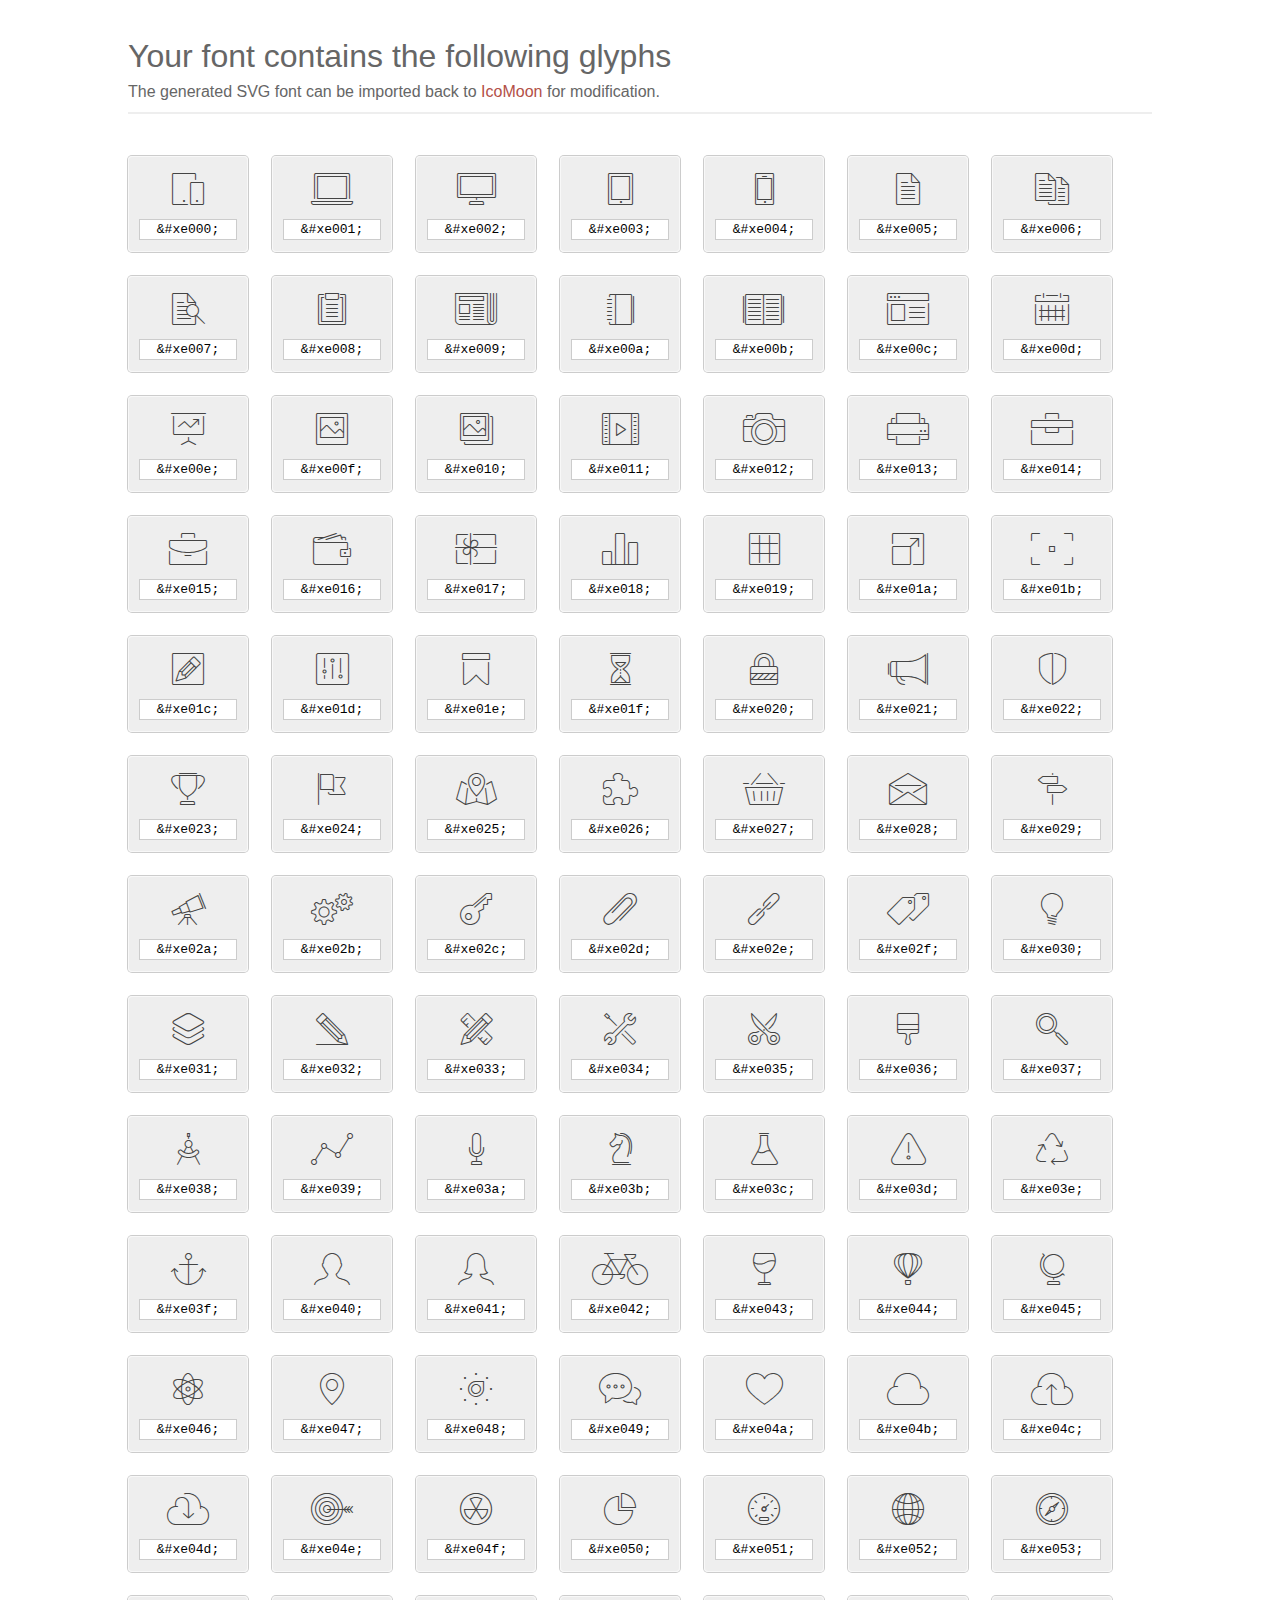
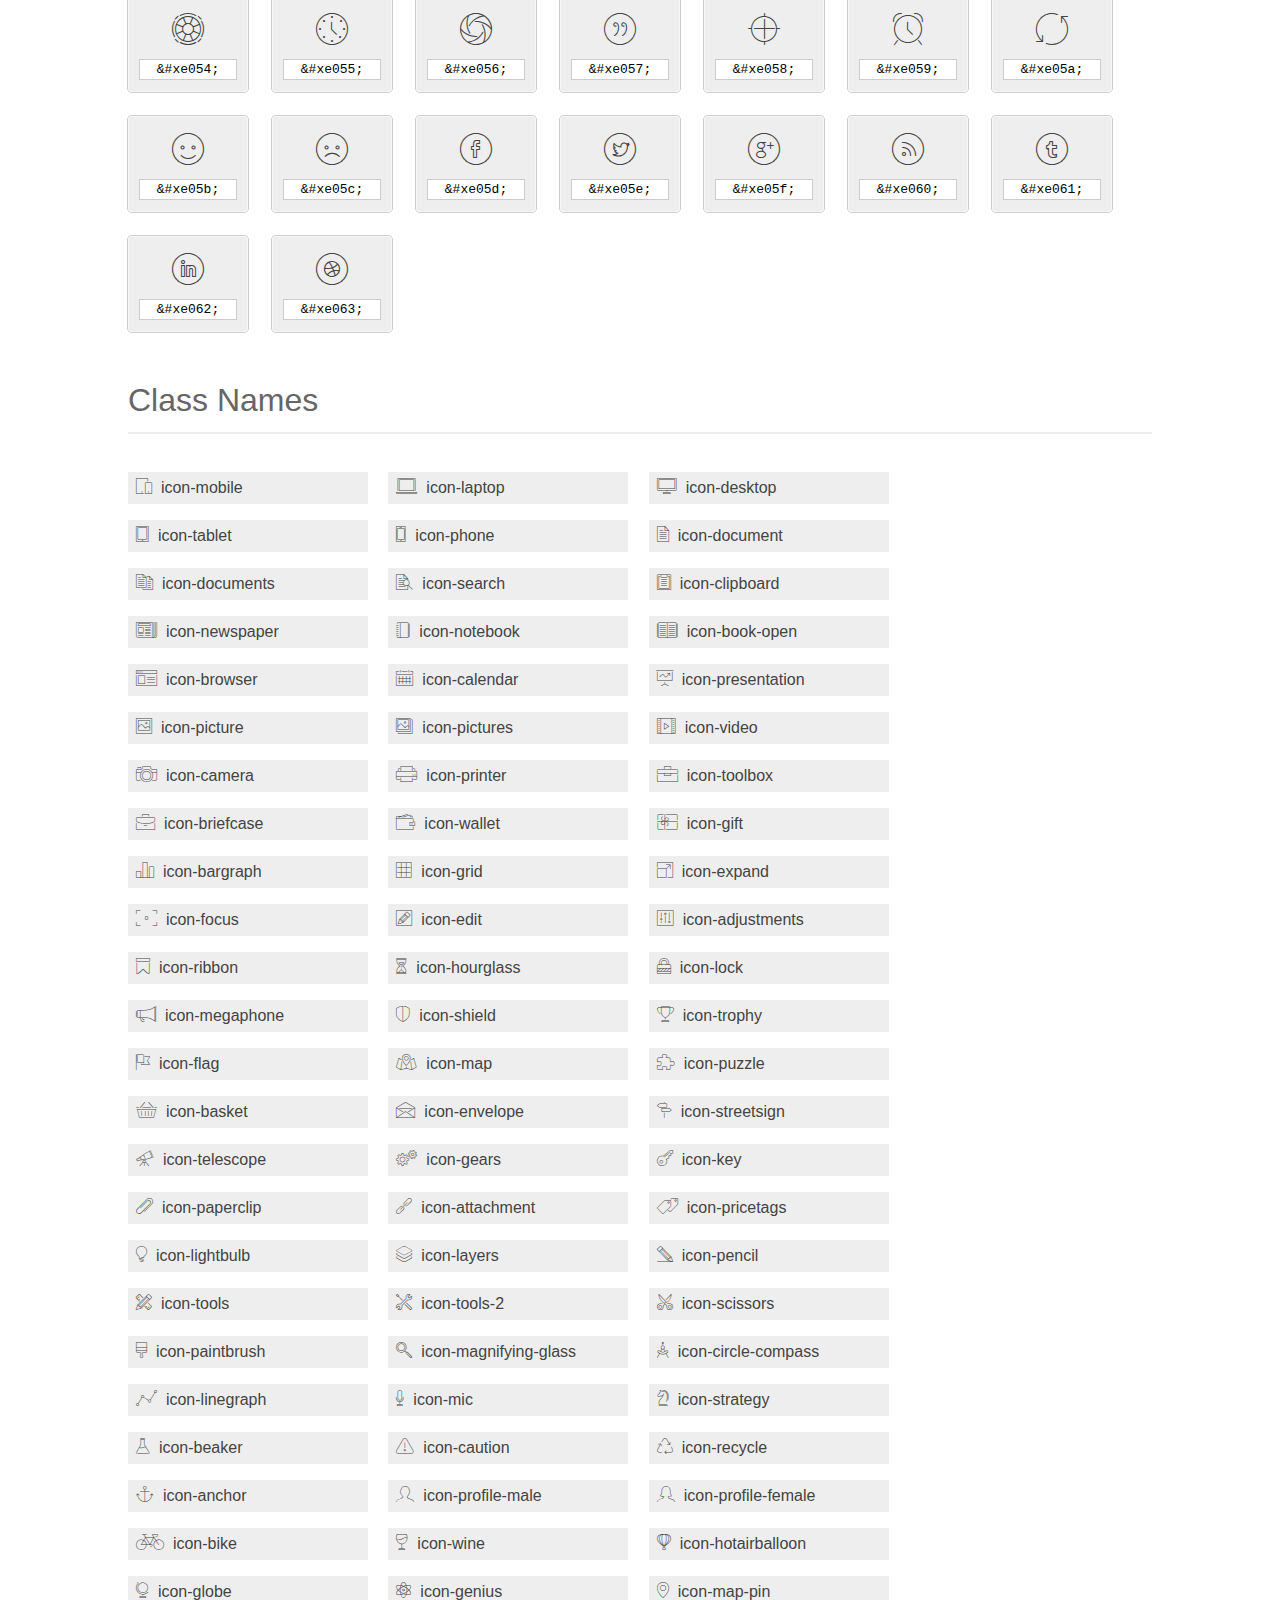
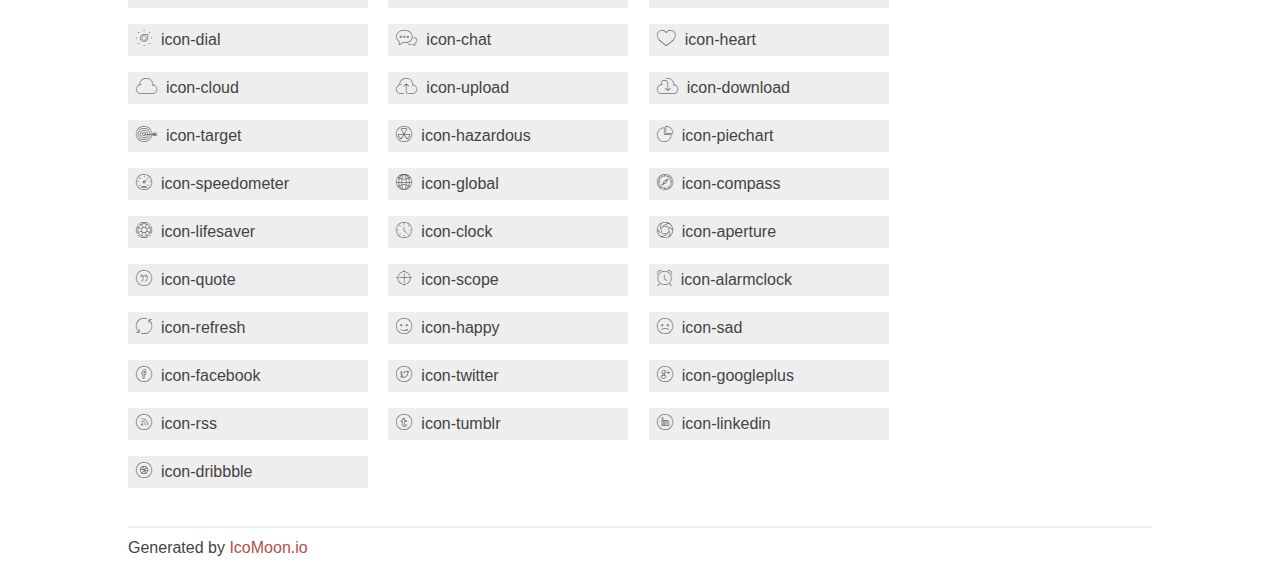
<file: fonts/et-line-font/index.html>
<!doctype html>
<html>
<head>
<title>Your Font/Glyphs</title>
<link rel="stylesheet" href="style.css" />
<!--[if lte IE 7]><script src="lte-ie7.js"></script><![endif]-->
<style>
	section, header, footer {display: block;}
	body {
		font-family: sans-serif;
		color: #444;
		line-height: 1.5;
		font-size: 1em;
	}
	* {
		-moz-box-sizing: border-box;
		-webkit-box-sizing: border-box;
		box-sizing: border-box;
		margin: 0;
		padding: 0;
	}
	.glyph {
		font-size: 16px;
		float: left;
		text-align: center;
		background: #eee;
		padding: .75em;
		margin: .75em 1.5em .75em 0;
		width: 7.5em;
		border-radius: .25em;
		box-shadow: inset 0 0 0 1px #f8f8f8, 0 0 0 1px #CCC;
	}
	.glyph input {
		font-family: consolas, monospace;
		font-size: 13px;
		width: 100%;
		text-align: center;
		border: 0;
		box-shadow: 0 0 0 1px #ccc;
		padding: .125em;
	}
	.w-main {
		width: 80%;
	}
	.centered {
		margin-left: auto;
		margin-right: auto;
	}
	.fs1 {
		font-size: 2em;
	}
	header {
		margin: 2em 0;
		padding-bottom: .5em;
		color: #666;
		box-shadow: 0 2px #eee;
	}
	header h1 {
		font-size: 2em;
		font-weight: normal;
	}
	.clearfix:before, .clearfix:after { content: ""; display: table; }
	.clearfix:after, .clear { clear: both; }
	footer {
		margin-top: 2em;
		padding: .5em 0;
		box-shadow: 0 -2px #eee;
	}
	a, a:visited {
		color: #B35047;
		text-decoration: none;
	}
	a:hover, a:focus {color: #000;}
	.box1 {
		font-size: 16px;
		display: inline-block;
		width: 15em;
		padding: .25em .5em;
		background: #eee;
		margin: .5em 1em .5em 0;
	}
</style>
</head>
<body>
	<div class="w-main centered">
	<section class="mtm clearfix" id="glyphs">
	<header>
		<h1>Your font contains the following glyphs</h1>
		<p>The generated SVG font can be imported back to <a href="http://icomoon.io/app">IcoMoon</a> for modification.</p>
	</header>
	<div class="glyph">
		<div class="fs1" aria-hidden="true" data-icon="&#xe000;"></div>
		<input type="text" readonly="readonly" value="&amp;#xe000;" />
	</div>
	<div class="glyph">
		<div class="fs1" aria-hidden="true" data-icon="&#xe001;"></div>
		<input type="text" readonly="readonly" value="&amp;#xe001;" />
	</div>
	<div class="glyph">
		<div class="fs1" aria-hidden="true" data-icon="&#xe002;"></div>
		<input type="text" readonly="readonly" value="&amp;#xe002;" />
	</div>
	<div class="glyph">
		<div class="fs1" aria-hidden="true" data-icon="&#xe003;"></div>
		<input type="text" readonly="readonly" value="&amp;#xe003;" />
	</div>
	<div class="glyph">
		<div class="fs1" aria-hidden="true" data-icon="&#xe004;"></div>
		<input type="text" readonly="readonly" value="&amp;#xe004;" />
	</div>
	<div class="glyph">
		<div class="fs1" aria-hidden="true" data-icon="&#xe005;"></div>
		<input type="text" readonly="readonly" value="&amp;#xe005;" />
	</div>
	<div class="glyph">
		<div class="fs1" aria-hidden="true" data-icon="&#xe006;"></div>
		<input type="text" readonly="readonly" value="&amp;#xe006;" />
	</div>
	<div class="glyph">
		<div class="fs1" aria-hidden="true" data-icon="&#xe007;"></div>
		<input type="text" readonly="readonly" value="&amp;#xe007;" />
	</div>
	<div class="glyph">
		<div class="fs1" aria-hidden="true" data-icon="&#xe008;"></div>
		<input type="text" readonly="readonly" value="&amp;#xe008;" />
	</div>
	<div class="glyph">
		<div class="fs1" aria-hidden="true" data-icon="&#xe009;"></div>
		<input type="text" readonly="readonly" value="&amp;#xe009;" />
	</div>
	<div class="glyph">
		<div class="fs1" aria-hidden="true" data-icon="&#xe00a;"></div>
		<input type="text" readonly="readonly" value="&amp;#xe00a;" />
	</div>
	<div class="glyph">
		<div class="fs1" aria-hidden="true" data-icon="&#xe00b;"></div>
		<input type="text" readonly="readonly" value="&amp;#xe00b;" />
	</div>
	<div class="glyph">
		<div class="fs1" aria-hidden="true" data-icon="&#xe00c;"></div>
		<input type="text" readonly="readonly" value="&amp;#xe00c;" />
	</div>
	<div class="glyph">
		<div class="fs1" aria-hidden="true" data-icon="&#xe00d;"></div>
		<input type="text" readonly="readonly" value="&amp;#xe00d;" />
	</div>
	<div class="glyph">
		<div class="fs1" aria-hidden="true" data-icon="&#xe00e;"></div>
		<input type="text" readonly="readonly" value="&amp;#xe00e;" />
	</div>
	<div class="glyph">
		<div class="fs1" aria-hidden="true" data-icon="&#xe00f;"></div>
		<input type="text" readonly="readonly" value="&amp;#xe00f;" />
	</div>
	<div class="glyph">
		<div class="fs1" aria-hidden="true" data-icon="&#xe010;"></div>
		<input type="text" readonly="readonly" value="&amp;#xe010;" />
	</div>
	<div class="glyph">
		<div class="fs1" aria-hidden="true" data-icon="&#xe011;"></div>
		<input type="text" readonly="readonly" value="&amp;#xe011;" />
	</div>
	<div class="glyph">
		<div class="fs1" aria-hidden="true" data-icon="&#xe012;"></div>
		<input type="text" readonly="readonly" value="&amp;#xe012;" />
	</div>
	<div class="glyph">
		<div class="fs1" aria-hidden="true" data-icon="&#xe013;"></div>
		<input type="text" readonly="readonly" value="&amp;#xe013;" />
	</div>
	<div class="glyph">
		<div class="fs1" aria-hidden="true" data-icon="&#xe014;"></div>
		<input type="text" readonly="readonly" value="&amp;#xe014;" />
	</div>
	<div class="glyph">
		<div class="fs1" aria-hidden="true" data-icon="&#xe015;"></div>
		<input type="text" readonly="readonly" value="&amp;#xe015;" />
	</div>
	<div class="glyph">
		<div class="fs1" aria-hidden="true" data-icon="&#xe016;"></div>
		<input type="text" readonly="readonly" value="&amp;#xe016;" />
	</div>
	<div class="glyph">
		<div class="fs1" aria-hidden="true" data-icon="&#xe017;"></div>
		<input type="text" readonly="readonly" value="&amp;#xe017;" />
	</div>
	<div class="glyph">
		<div class="fs1" aria-hidden="true" data-icon="&#xe018;"></div>
		<input type="text" readonly="readonly" value="&amp;#xe018;" />
	</div>
	<div class="glyph">
		<div class="fs1" aria-hidden="true" data-icon="&#xe019;"></div>
		<input type="text" readonly="readonly" value="&amp;#xe019;" />
	</div>
	<div class="glyph">
		<div class="fs1" aria-hidden="true" data-icon="&#xe01a;"></div>
		<input type="text" readonly="readonly" value="&amp;#xe01a;" />
	</div>
	<div class="glyph">
		<div class="fs1" aria-hidden="true" data-icon="&#xe01b;"></div>
		<input type="text" readonly="readonly" value="&amp;#xe01b;" />
	</div>
	<div class="glyph">
		<div class="fs1" aria-hidden="true" data-icon="&#xe01c;"></div>
		<input type="text" readonly="readonly" value="&amp;#xe01c;" />
	</div>
	<div class="glyph">
		<div class="fs1" aria-hidden="true" data-icon="&#xe01d;"></div>
		<input type="text" readonly="readonly" value="&amp;#xe01d;" />
	</div>
	<div class="glyph">
		<div class="fs1" aria-hidden="true" data-icon="&#xe01e;"></div>
		<input type="text" readonly="readonly" value="&amp;#xe01e;" />
	</div>
	<div class="glyph">
		<div class="fs1" aria-hidden="true" data-icon="&#xe01f;"></div>
		<input type="text" readonly="readonly" value="&amp;#xe01f;" />
	</div>
	<div class="glyph">
		<div class="fs1" aria-hidden="true" data-icon="&#xe020;"></div>
		<input type="text" readonly="readonly" value="&amp;#xe020;" />
	</div>
	<div class="glyph">
		<div class="fs1" aria-hidden="true" data-icon="&#xe021;"></div>
		<input type="text" readonly="readonly" value="&amp;#xe021;" />
	</div>
	<div class="glyph">
		<div class="fs1" aria-hidden="true" data-icon="&#xe022;"></div>
		<input type="text" readonly="readonly" value="&amp;#xe022;" />
	</div>
	<div class="glyph">
		<div class="fs1" aria-hidden="true" data-icon="&#xe023;"></div>
		<input type="text" readonly="readonly" value="&amp;#xe023;" />
	</div>
	<div class="glyph">
		<div class="fs1" aria-hidden="true" data-icon="&#xe024;"></div>
		<input type="text" readonly="readonly" value="&amp;#xe024;" />
	</div>
	<div class="glyph">
		<div class="fs1" aria-hidden="true" data-icon="&#xe025;"></div>
		<input type="text" readonly="readonly" value="&amp;#xe025;" />
	</div>
	<div class="glyph">
		<div class="fs1" aria-hidden="true" data-icon="&#xe026;"></div>
		<input type="text" readonly="readonly" value="&amp;#xe026;" />
	</div>
	<div class="glyph">
		<div class="fs1" aria-hidden="true" data-icon="&#xe027;"></div>
		<input type="text" readonly="readonly" value="&amp;#xe027;" />
	</div>
	<div class="glyph">
		<div class="fs1" aria-hidden="true" data-icon="&#xe028;"></div>
		<input type="text" readonly="readonly" value="&amp;#xe028;" />
	</div>
	<div class="glyph">
		<div class="fs1" aria-hidden="true" data-icon="&#xe029;"></div>
		<input type="text" readonly="readonly" value="&amp;#xe029;" />
	</div>
	<div class="glyph">
		<div class="fs1" aria-hidden="true" data-icon="&#xe02a;"></div>
		<input type="text" readonly="readonly" value="&amp;#xe02a;" />
	</div>
	<div class="glyph">
		<div class="fs1" aria-hidden="true" data-icon="&#xe02b;"></div>
		<input type="text" readonly="readonly" value="&amp;#xe02b;" />
	</div>
	<div class="glyph">
		<div class="fs1" aria-hidden="true" data-icon="&#xe02c;"></div>
		<input type="text" readonly="readonly" value="&amp;#xe02c;" />
	</div>
	<div class="glyph">
		<div class="fs1" aria-hidden="true" data-icon="&#xe02d;"></div>
		<input type="text" readonly="readonly" value="&amp;#xe02d;" />
	</div>
	<div class="glyph">
		<div class="fs1" aria-hidden="true" data-icon="&#xe02e;"></div>
		<input type="text" readonly="readonly" value="&amp;#xe02e;" />
	</div>
	<div class="glyph">
		<div class="fs1" aria-hidden="true" data-icon="&#xe02f;"></div>
		<input type="text" readonly="readonly" value="&amp;#xe02f;" />
	</div>
	<div class="glyph">
		<div class="fs1" aria-hidden="true" data-icon="&#xe030;"></div>
		<input type="text" readonly="readonly" value="&amp;#xe030;" />
	</div>
	<div class="glyph">
		<div class="fs1" aria-hidden="true" data-icon="&#xe031;"></div>
		<input type="text" readonly="readonly" value="&amp;#xe031;" />
	</div>
	<div class="glyph">
		<div class="fs1" aria-hidden="true" data-icon="&#xe032;"></div>
		<input type="text" readonly="readonly" value="&amp;#xe032;" />
	</div>
	<div class="glyph">
		<div class="fs1" aria-hidden="true" data-icon="&#xe033;"></div>
		<input type="text" readonly="readonly" value="&amp;#xe033;" />
	</div>
	<div class="glyph">
		<div class="fs1" aria-hidden="true" data-icon="&#xe034;"></div>
		<input type="text" readonly="readonly" value="&amp;#xe034;" />
	</div>
	<div class="glyph">
		<div class="fs1" aria-hidden="true" data-icon="&#xe035;"></div>
		<input type="text" readonly="readonly" value="&amp;#xe035;" />
	</div>
	<div class="glyph">
		<div class="fs1" aria-hidden="true" data-icon="&#xe036;"></div>
		<input type="text" readonly="readonly" value="&amp;#xe036;" />
	</div>
	<div class="glyph">
		<div class="fs1" aria-hidden="true" data-icon="&#xe037;"></div>
		<input type="text" readonly="readonly" value="&amp;#xe037;" />
	</div>
	<div class="glyph">
		<div class="fs1" aria-hidden="true" data-icon="&#xe038;"></div>
		<input type="text" readonly="readonly" value="&amp;#xe038;" />
	</div>
	<div class="glyph">
		<div class="fs1" aria-hidden="true" data-icon="&#xe039;"></div>
		<input type="text" readonly="readonly" value="&amp;#xe039;" />
	</div>
	<div class="glyph">
		<div class="fs1" aria-hidden="true" data-icon="&#xe03a;"></div>
		<input type="text" readonly="readonly" value="&amp;#xe03a;" />
	</div>
	<div class="glyph">
		<div class="fs1" aria-hidden="true" data-icon="&#xe03b;"></div>
		<input type="text" readonly="readonly" value="&amp;#xe03b;" />
	</div>
	<div class="glyph">
		<div class="fs1" aria-hidden="true" data-icon="&#xe03c;"></div>
		<input type="text" readonly="readonly" value="&amp;#xe03c;" />
	</div>
	<div class="glyph">
		<div class="fs1" aria-hidden="true" data-icon="&#xe03d;"></div>
		<input type="text" readonly="readonly" value="&amp;#xe03d;" />
	</div>
	<div class="glyph">
		<div class="fs1" aria-hidden="true" data-icon="&#xe03e;"></div>
		<input type="text" readonly="readonly" value="&amp;#xe03e;" />
	</div>
	<div class="glyph">
		<div class="fs1" aria-hidden="true" data-icon="&#xe03f;"></div>
		<input type="text" readonly="readonly" value="&amp;#xe03f;" />
	</div>
	<div class="glyph">
		<div class="fs1" aria-hidden="true" data-icon="&#xe040;"></div>
		<input type="text" readonly="readonly" value="&amp;#xe040;" />
	</div>
	<div class="glyph">
		<div class="fs1" aria-hidden="true" data-icon="&#xe041;"></div>
		<input type="text" readonly="readonly" value="&amp;#xe041;" />
	</div>
	<div class="glyph">
		<div class="fs1" aria-hidden="true" data-icon="&#xe042;"></div>
		<input type="text" readonly="readonly" value="&amp;#xe042;" />
	</div>
	<div class="glyph">
		<div class="fs1" aria-hidden="true" data-icon="&#xe043;"></div>
		<input type="text" readonly="readonly" value="&amp;#xe043;" />
	</div>
	<div class="glyph">
		<div class="fs1" aria-hidden="true" data-icon="&#xe044;"></div>
		<input type="text" readonly="readonly" value="&amp;#xe044;" />
	</div>
	<div class="glyph">
		<div class="fs1" aria-hidden="true" data-icon="&#xe045;"></div>
		<input type="text" readonly="readonly" value="&amp;#xe045;" />
	</div>
	<div class="glyph">
		<div class="fs1" aria-hidden="true" data-icon="&#xe046;"></div>
		<input type="text" readonly="readonly" value="&amp;#xe046;" />
	</div>
	<div class="glyph">
		<div class="fs1" aria-hidden="true" data-icon="&#xe047;"></div>
		<input type="text" readonly="readonly" value="&amp;#xe047;" />
	</div>
	<div class="glyph">
		<div class="fs1" aria-hidden="true" data-icon="&#xe048;"></div>
		<input type="text" readonly="readonly" value="&amp;#xe048;" />
	</div>
	<div class="glyph">
		<div class="fs1" aria-hidden="true" data-icon="&#xe049;"></div>
		<input type="text" readonly="readonly" value="&amp;#xe049;" />
	</div>
	<div class="glyph">
		<div class="fs1" aria-hidden="true" data-icon="&#xe04a;"></div>
		<input type="text" readonly="readonly" value="&amp;#xe04a;" />
	</div>
	<div class="glyph">
		<div class="fs1" aria-hidden="true" data-icon="&#xe04b;"></div>
		<input type="text" readonly="readonly" value="&amp;#xe04b;" />
	</div>
	<div class="glyph">
		<div class="fs1" aria-hidden="true" data-icon="&#xe04c;"></div>
		<input type="text" readonly="readonly" value="&amp;#xe04c;" />
	</div>
	<div class="glyph">
		<div class="fs1" aria-hidden="true" data-icon="&#xe04d;"></div>
		<input type="text" readonly="readonly" value="&amp;#xe04d;" />
	</div>
	<div class="glyph">
		<div class="fs1" aria-hidden="true" data-icon="&#xe04e;"></div>
		<input type="text" readonly="readonly" value="&amp;#xe04e;" />
	</div>
	<div class="glyph">
		<div class="fs1" aria-hidden="true" data-icon="&#xe04f;"></div>
		<input type="text" readonly="readonly" value="&amp;#xe04f;" />
	</div>
	<div class="glyph">
		<div class="fs1" aria-hidden="true" data-icon="&#xe050;"></div>
		<input type="text" readonly="readonly" value="&amp;#xe050;" />
	</div>
	<div class="glyph">
		<div class="fs1" aria-hidden="true" data-icon="&#xe051;"></div>
		<input type="text" readonly="readonly" value="&amp;#xe051;" />
	</div>
	<div class="glyph">
		<div class="fs1" aria-hidden="true" data-icon="&#xe052;"></div>
		<input type="text" readonly="readonly" value="&amp;#xe052;" />
	</div>
	<div class="glyph">
		<div class="fs1" aria-hidden="true" data-icon="&#xe053;"></div>
		<input type="text" readonly="readonly" value="&amp;#xe053;" />
	</div>
	<div class="glyph">
		<div class="fs1" aria-hidden="true" data-icon="&#xe054;"></div>
		<input type="text" readonly="readonly" value="&amp;#xe054;" />
	</div>
	<div class="glyph">
		<div class="fs1" aria-hidden="true" data-icon="&#xe055;"></div>
		<input type="text" readonly="readonly" value="&amp;#xe055;" />
	</div>
	<div class="glyph">
		<div class="fs1" aria-hidden="true" data-icon="&#xe056;"></div>
		<input type="text" readonly="readonly" value="&amp;#xe056;" />
	</div>
	<div class="glyph">
		<div class="fs1" aria-hidden="true" data-icon="&#xe057;"></div>
		<input type="text" readonly="readonly" value="&amp;#xe057;" />
	</div>
	<div class="glyph">
		<div class="fs1" aria-hidden="true" data-icon="&#xe058;"></div>
		<input type="text" readonly="readonly" value="&amp;#xe058;" />
	</div>
	<div class="glyph">
		<div class="fs1" aria-hidden="true" data-icon="&#xe059;"></div>
		<input type="text" readonly="readonly" value="&amp;#xe059;" />
	</div>
	<div class="glyph">
		<div class="fs1" aria-hidden="true" data-icon="&#xe05a;"></div>
		<input type="text" readonly="readonly" value="&amp;#xe05a;" />
	</div>
	<div class="glyph">
		<div class="fs1" aria-hidden="true" data-icon="&#xe05b;"></div>
		<input type="text" readonly="readonly" value="&amp;#xe05b;" />
	</div>
	<div class="glyph">
		<div class="fs1" aria-hidden="true" data-icon="&#xe05c;"></div>
		<input type="text" readonly="readonly" value="&amp;#xe05c;" />
	</div>
	<div class="glyph">
		<div class="fs1" aria-hidden="true" data-icon="&#xe05d;"></div>
		<input type="text" readonly="readonly" value="&amp;#xe05d;" />
	</div>
	<div class="glyph">
		<div class="fs1" aria-hidden="true" data-icon="&#xe05e;"></div>
		<input type="text" readonly="readonly" value="&amp;#xe05e;" />
	</div>
	<div class="glyph">
		<div class="fs1" aria-hidden="true" data-icon="&#xe05f;"></div>
		<input type="text" readonly="readonly" value="&amp;#xe05f;" />
	</div>
	<div class="glyph">
		<div class="fs1" aria-hidden="true" data-icon="&#xe060;"></div>
		<input type="text" readonly="readonly" value="&amp;#xe060;" />
	</div>
	<div class="glyph">
		<div class="fs1" aria-hidden="true" data-icon="&#xe061;"></div>
		<input type="text" readonly="readonly" value="&amp;#xe061;" />
	</div>
	<div class="glyph">
		<div class="fs1" aria-hidden="true" data-icon="&#xe062;"></div>
		<input type="text" readonly="readonly" value="&amp;#xe062;" />
	</div>
	<div class="glyph">
		<div class="fs1" aria-hidden="true" data-icon="&#xe063;"></div>
		<input type="text" readonly="readonly" value="&amp;#xe063;" />
	</div>
	</section>
	<div class="clear"></div>
	<section class="mtm clearfix" id="glyphs">
	<header>
		<h1>Class Names</h1>
	</header>
	<span class="box1">
		<span aria-hidden="true" class="icon-mobile"></span>
		&nbsp;icon-mobile
	</span>
	<span class="box1">
		<span aria-hidden="true" class="icon-laptop"></span>
		&nbsp;icon-laptop
	</span>
	<span class="box1">
		<span aria-hidden="true" class="icon-desktop"></span>
		&nbsp;icon-desktop
	</span>
	<span class="box1">
		<span aria-hidden="true" class="icon-tablet"></span>
		&nbsp;icon-tablet
	</span>
	<span class="box1">
		<span aria-hidden="true" class="icon-phone"></span>
		&nbsp;icon-phone
	</span>
	<span class="box1">
		<span aria-hidden="true" class="icon-document"></span>
		&nbsp;icon-document
	</span>
	<span class="box1">
		<span aria-hidden="true" class="icon-documents"></span>
		&nbsp;icon-documents
	</span>
	<span class="box1">
		<span aria-hidden="true" class="icon-search"></span>
		&nbsp;icon-search
	</span>
	<span class="box1">
		<span aria-hidden="true" class="icon-clipboard"></span>
		&nbsp;icon-clipboard
	</span>
	<span class="box1">
		<span aria-hidden="true" class="icon-newspaper"></span>
		&nbsp;icon-newspaper
	</span>
	<span class="box1">
		<span aria-hidden="true" class="icon-notebook"></span>
		&nbsp;icon-notebook
	</span>
	<span class="box1">
		<span aria-hidden="true" class="icon-book-open"></span>
		&nbsp;icon-book-open
	</span>
	<span class="box1">
		<span aria-hidden="true" class="icon-browser"></span>
		&nbsp;icon-browser
	</span>
	<span class="box1">
		<span aria-hidden="true" class="icon-calendar"></span>
		&nbsp;icon-calendar
	</span>
	<span class="box1">
		<span aria-hidden="true" class="icon-presentation"></span>
		&nbsp;icon-presentation
	</span>
	<span class="box1">
		<span aria-hidden="true" class="icon-picture"></span>
		&nbsp;icon-picture
	</span>
	<span class="box1">
		<span aria-hidden="true" class="icon-pictures"></span>
		&nbsp;icon-pictures
	</span>
	<span class="box1">
		<span aria-hidden="true" class="icon-video"></span>
		&nbsp;icon-video
	</span>
	<span class="box1">
		<span aria-hidden="true" class="icon-camera"></span>
		&nbsp;icon-camera
	</span>
	<span class="box1">
		<span aria-hidden="true" class="icon-printer"></span>
		&nbsp;icon-printer
	</span>
	<span class="box1">
		<span aria-hidden="true" class="icon-toolbox"></span>
		&nbsp;icon-toolbox
	</span>
	<span class="box1">
		<span aria-hidden="true" class="icon-briefcase"></span>
		&nbsp;icon-briefcase
	</span>
	<span class="box1">
		<span aria-hidden="true" class="icon-wallet"></span>
		&nbsp;icon-wallet
	</span>
	<span class="box1">
		<span aria-hidden="true" class="icon-gift"></span>
		&nbsp;icon-gift
	</span>
	<span class="box1">
		<span aria-hidden="true" class="icon-bargraph"></span>
		&nbsp;icon-bargraph
	</span>
	<span class="box1">
		<span aria-hidden="true" class="icon-grid"></span>
		&nbsp;icon-grid
	</span>
	<span class="box1">
		<span aria-hidden="true" class="icon-expand"></span>
		&nbsp;icon-expand
	</span>
	<span class="box1">
		<span aria-hidden="true" class="icon-focus"></span>
		&nbsp;icon-focus
	</span>
	<span class="box1">
		<span aria-hidden="true" class="icon-edit"></span>
		&nbsp;icon-edit
	</span>
	<span class="box1">
		<span aria-hidden="true" class="icon-adjustments"></span>
		&nbsp;icon-adjustments
	</span>
	<span class="box1">
		<span aria-hidden="true" class="icon-ribbon"></span>
		&nbsp;icon-ribbon
	</span>
	<span class="box1">
		<span aria-hidden="true" class="icon-hourglass"></span>
		&nbsp;icon-hourglass
	</span>
	<span class="box1">
		<span aria-hidden="true" class="icon-lock"></span>
		&nbsp;icon-lock
	</span>
	<span class="box1">
		<span aria-hidden="true" class="icon-megaphone"></span>
		&nbsp;icon-megaphone
	</span>
	<span class="box1">
		<span aria-hidden="true" class="icon-shield"></span>
		&nbsp;icon-shield
	</span>
	<span class="box1">
		<span aria-hidden="true" class="icon-trophy"></span>
		&nbsp;icon-trophy
	</span>
	<span class="box1">
		<span aria-hidden="true" class="icon-flag"></span>
		&nbsp;icon-flag
	</span>
	<span class="box1">
		<span aria-hidden="true" class="icon-map"></span>
		&nbsp;icon-map
	</span>
	<span class="box1">
		<span aria-hidden="true" class="icon-puzzle"></span>
		&nbsp;icon-puzzle
	</span>
	<span class="box1">
		<span aria-hidden="true" class="icon-basket"></span>
		&nbsp;icon-basket
	</span>
	<span class="box1">
		<span aria-hidden="true" class="icon-envelope"></span>
		&nbsp;icon-envelope
	</span>
	<span class="box1">
		<span aria-hidden="true" class="icon-streetsign"></span>
		&nbsp;icon-streetsign
	</span>
	<span class="box1">
		<span aria-hidden="true" class="icon-telescope"></span>
		&nbsp;icon-telescope
	</span>
	<span class="box1">
		<span aria-hidden="true" class="icon-gears"></span>
		&nbsp;icon-gears
	</span>
	<span class="box1">
		<span aria-hidden="true" class="icon-key"></span>
		&nbsp;icon-key
	</span>
	<span class="box1">
		<span aria-hidden="true" class="icon-paperclip"></span>
		&nbsp;icon-paperclip
	</span>
	<span class="box1">
		<span aria-hidden="true" class="icon-attachment"></span>
		&nbsp;icon-attachment
	</span>
	<span class="box1">
		<span aria-hidden="true" class="icon-pricetags"></span>
		&nbsp;icon-pricetags
	</span>
	<span class="box1">
		<span aria-hidden="true" class="icon-lightbulb"></span>
		&nbsp;icon-lightbulb
	</span>
	<span class="box1">
		<span aria-hidden="true" class="icon-layers"></span>
		&nbsp;icon-layers
	</span>
	<span class="box1">
		<span aria-hidden="true" class="icon-pencil"></span>
		&nbsp;icon-pencil
	</span>
	<span class="box1">
		<span aria-hidden="true" class="icon-tools"></span>
		&nbsp;icon-tools
	</span>
	<span class="box1">
		<span aria-hidden="true" class="icon-tools-2"></span>
		&nbsp;icon-tools-2
	</span>
	<span class="box1">
		<span aria-hidden="true" class="icon-scissors"></span>
		&nbsp;icon-scissors
	</span>
	<span class="box1">
		<span aria-hidden="true" class="icon-paintbrush"></span>
		&nbsp;icon-paintbrush
	</span>
	<span class="box1">
		<span aria-hidden="true" class="icon-magnifying-glass"></span>
		&nbsp;icon-magnifying-glass
	</span>
	<span class="box1">
		<span aria-hidden="true" class="icon-circle-compass"></span>
		&nbsp;icon-circle-compass
	</span>
	<span class="box1">
		<span aria-hidden="true" class="icon-linegraph"></span>
		&nbsp;icon-linegraph
	</span>
	<span class="box1">
		<span aria-hidden="true" class="icon-mic"></span>
		&nbsp;icon-mic
	</span>
	<span class="box1">
		<span aria-hidden="true" class="icon-strategy"></span>
		&nbsp;icon-strategy
	</span>
	<span class="box1">
		<span aria-hidden="true" class="icon-beaker"></span>
		&nbsp;icon-beaker
	</span>
	<span class="box1">
		<span aria-hidden="true" class="icon-caution"></span>
		&nbsp;icon-caution
	</span>
	<span class="box1">
		<span aria-hidden="true" class="icon-recycle"></span>
		&nbsp;icon-recycle
	</span>
	<span class="box1">
		<span aria-hidden="true" class="icon-anchor"></span>
		&nbsp;icon-anchor
	</span>
	<span class="box1">
		<span aria-hidden="true" class="icon-profile-male"></span>
		&nbsp;icon-profile-male
	</span>
	<span class="box1">
		<span aria-hidden="true" class="icon-profile-female"></span>
		&nbsp;icon-profile-female
	</span>
	<span class="box1">
		<span aria-hidden="true" class="icon-bike"></span>
		&nbsp;icon-bike
	</span>
	<span class="box1">
		<span aria-hidden="true" class="icon-wine"></span>
		&nbsp;icon-wine
	</span>
	<span class="box1">
		<span aria-hidden="true" class="icon-hotairballoon"></span>
		&nbsp;icon-hotairballoon
	</span>
	<span class="box1">
		<span aria-hidden="true" class="icon-globe"></span>
		&nbsp;icon-globe
	</span>
	<span class="box1">
		<span aria-hidden="true" class="icon-genius"></span>
		&nbsp;icon-genius
	</span>
	<span class="box1">
		<span aria-hidden="true" class="icon-map-pin"></span>
		&nbsp;icon-map-pin
	</span>
	<span class="box1">
		<span aria-hidden="true" class="icon-dial"></span>
		&nbsp;icon-dial
	</span>
	<span class="box1">
		<span aria-hidden="true" class="icon-chat"></span>
		&nbsp;icon-chat
	</span>
	<span class="box1">
		<span aria-hidden="true" class="icon-heart"></span>
		&nbsp;icon-heart
	</span>
	<span class="box1">
		<span aria-hidden="true" class="icon-cloud"></span>
		&nbsp;icon-cloud
	</span>
	<span class="box1">
		<span aria-hidden="true" class="icon-upload"></span>
		&nbsp;icon-upload
	</span>
	<span class="box1">
		<span aria-hidden="true" class="icon-download"></span>
		&nbsp;icon-download
	</span>
	<span class="box1">
		<span aria-hidden="true" class="icon-target"></span>
		&nbsp;icon-target
	</span>
	<span class="box1">
		<span aria-hidden="true" class="icon-hazardous"></span>
		&nbsp;icon-hazardous
	</span>
	<span class="box1">
		<span aria-hidden="true" class="icon-piechart"></span>
		&nbsp;icon-piechart
	</span>
	<span class="box1">
		<span aria-hidden="true" class="icon-speedometer"></span>
		&nbsp;icon-speedometer
	</span>
	<span class="box1">
		<span aria-hidden="true" class="icon-global"></span>
		&nbsp;icon-global
	</span>
	<span class="box1">
		<span aria-hidden="true" class="icon-compass"></span>
		&nbsp;icon-compass
	</span>
	<span class="box1">
		<span aria-hidden="true" class="icon-lifesaver"></span>
		&nbsp;icon-lifesaver
	</span>
	<span class="box1">
		<span aria-hidden="true" class="icon-clock"></span>
		&nbsp;icon-clock
	</span>
	<span class="box1">
		<span aria-hidden="true" class="icon-aperture"></span>
		&nbsp;icon-aperture
	</span>
	<span class="box1">
		<span aria-hidden="true" class="icon-quote"></span>
		&nbsp;icon-quote
	</span>
	<span class="box1">
		<span aria-hidden="true" class="icon-scope"></span>
		&nbsp;icon-scope
	</span>
	<span class="box1">
		<span aria-hidden="true" class="icon-alarmclock"></span>
		&nbsp;icon-alarmclock
	</span>
	<span class="box1">
		<span aria-hidden="true" class="icon-refresh"></span>
		&nbsp;icon-refresh
	</span>
	<span class="box1">
		<span aria-hidden="true" class="icon-happy"></span>
		&nbsp;icon-happy
	</span>
	<span class="box1">
		<span aria-hidden="true" class="icon-sad"></span>
		&nbsp;icon-sad
	</span>
	<span class="box1">
		<span aria-hidden="true" class="icon-facebook"></span>
		&nbsp;icon-facebook
	</span>
	<span class="box1">
		<span aria-hidden="true" class="icon-twitter"></span>
		&nbsp;icon-twitter
	</span>
	<span class="box1">
		<span aria-hidden="true" class="icon-googleplus"></span>
		&nbsp;icon-googleplus
	</span>
	<span class="box1">
		<span aria-hidden="true" class="icon-rss"></span>
		&nbsp;icon-rss
	</span>
	<span class="box1">
		<span aria-hidden="true" class="icon-tumblr"></span>
		&nbsp;icon-tumblr
	</span>
	<span class="box1">
		<span aria-hidden="true" class="icon-linkedin"></span>
		&nbsp;icon-linkedin
	</span>
	<span class="box1">
		<span aria-hidden="true" class="icon-dribbble"></span>
		&nbsp;icon-dribbble
	</span>
	</section>
	<footer class="footer-light">
		<p>Generated by <a href="http://icomoon.io">IcoMoon.io</a></p>
	</footer>
	</div>
	<script>
	document.getElementById("glyphs").addEventListener("click", function(e) {
		var target = e.target;
		if (target.tagName === "INPUT") {
			target.select();
		}
	});
	</script>
</body>
</html>
</file>
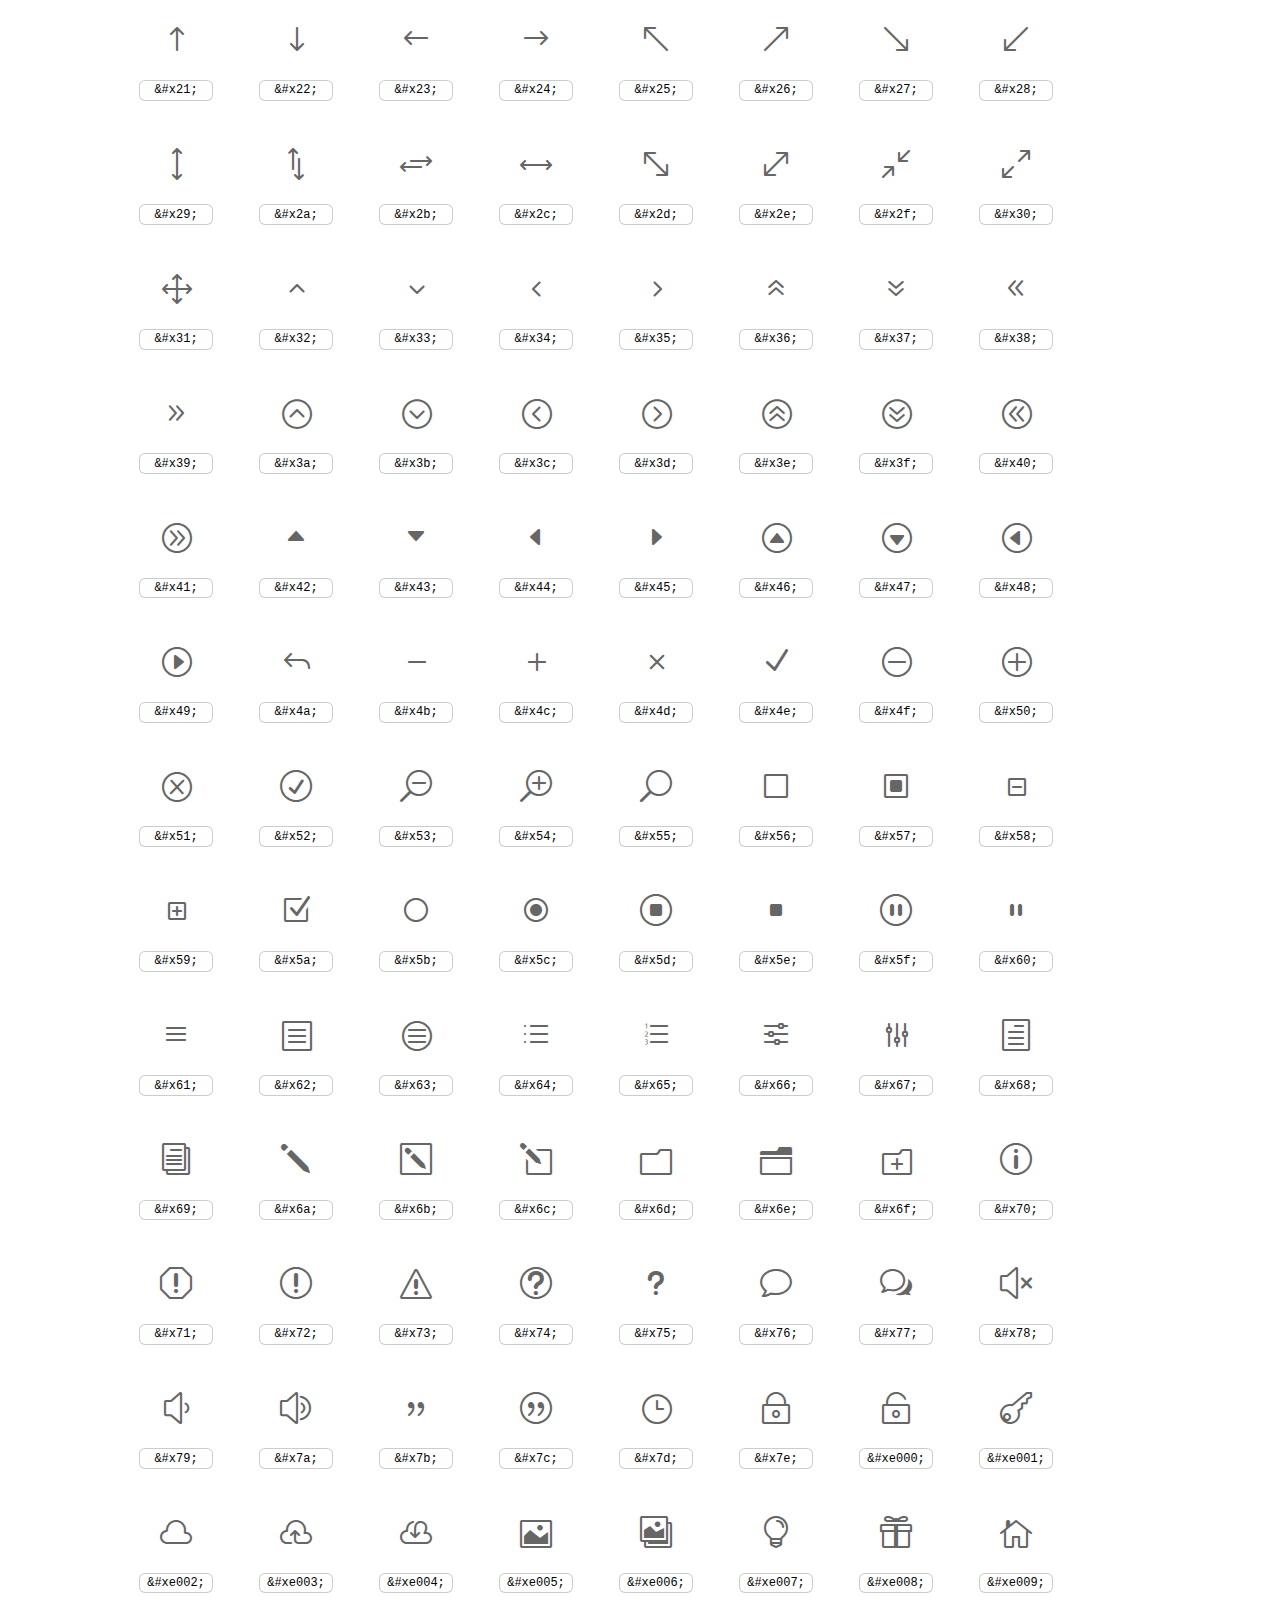
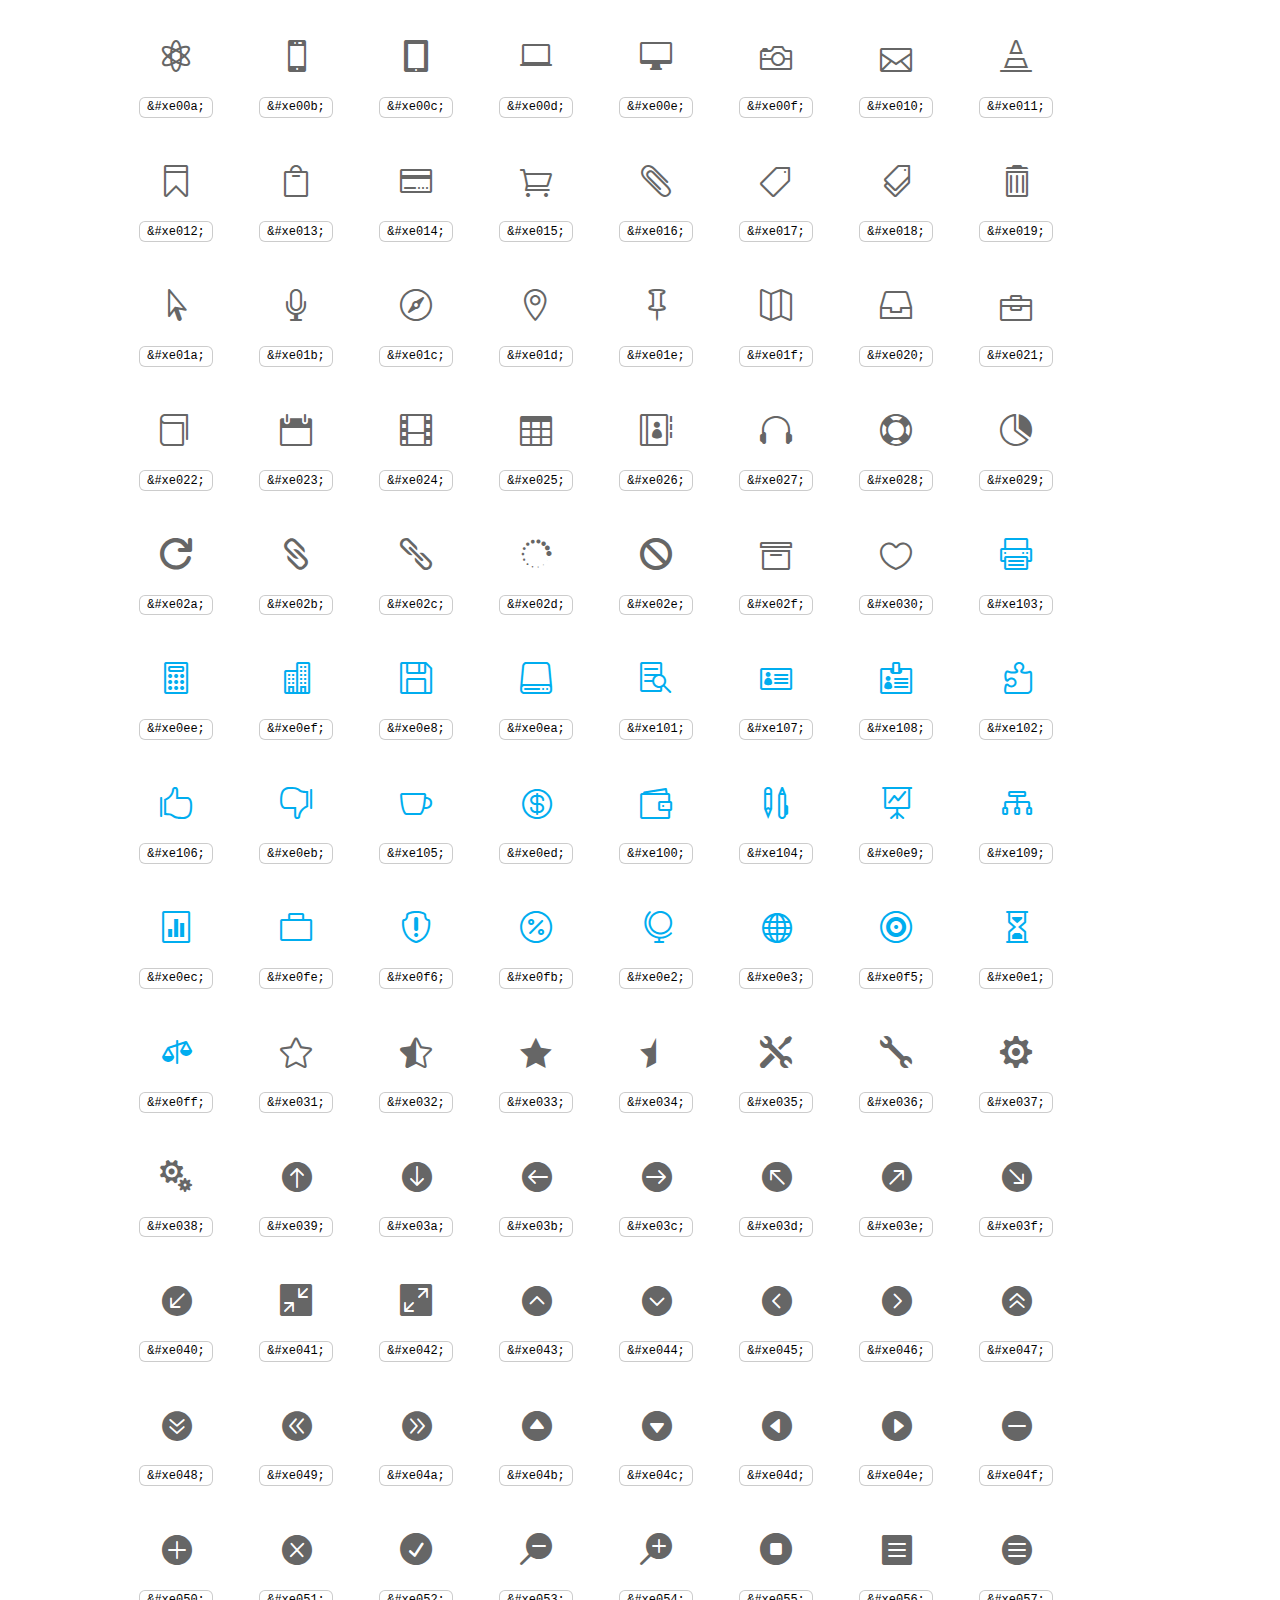
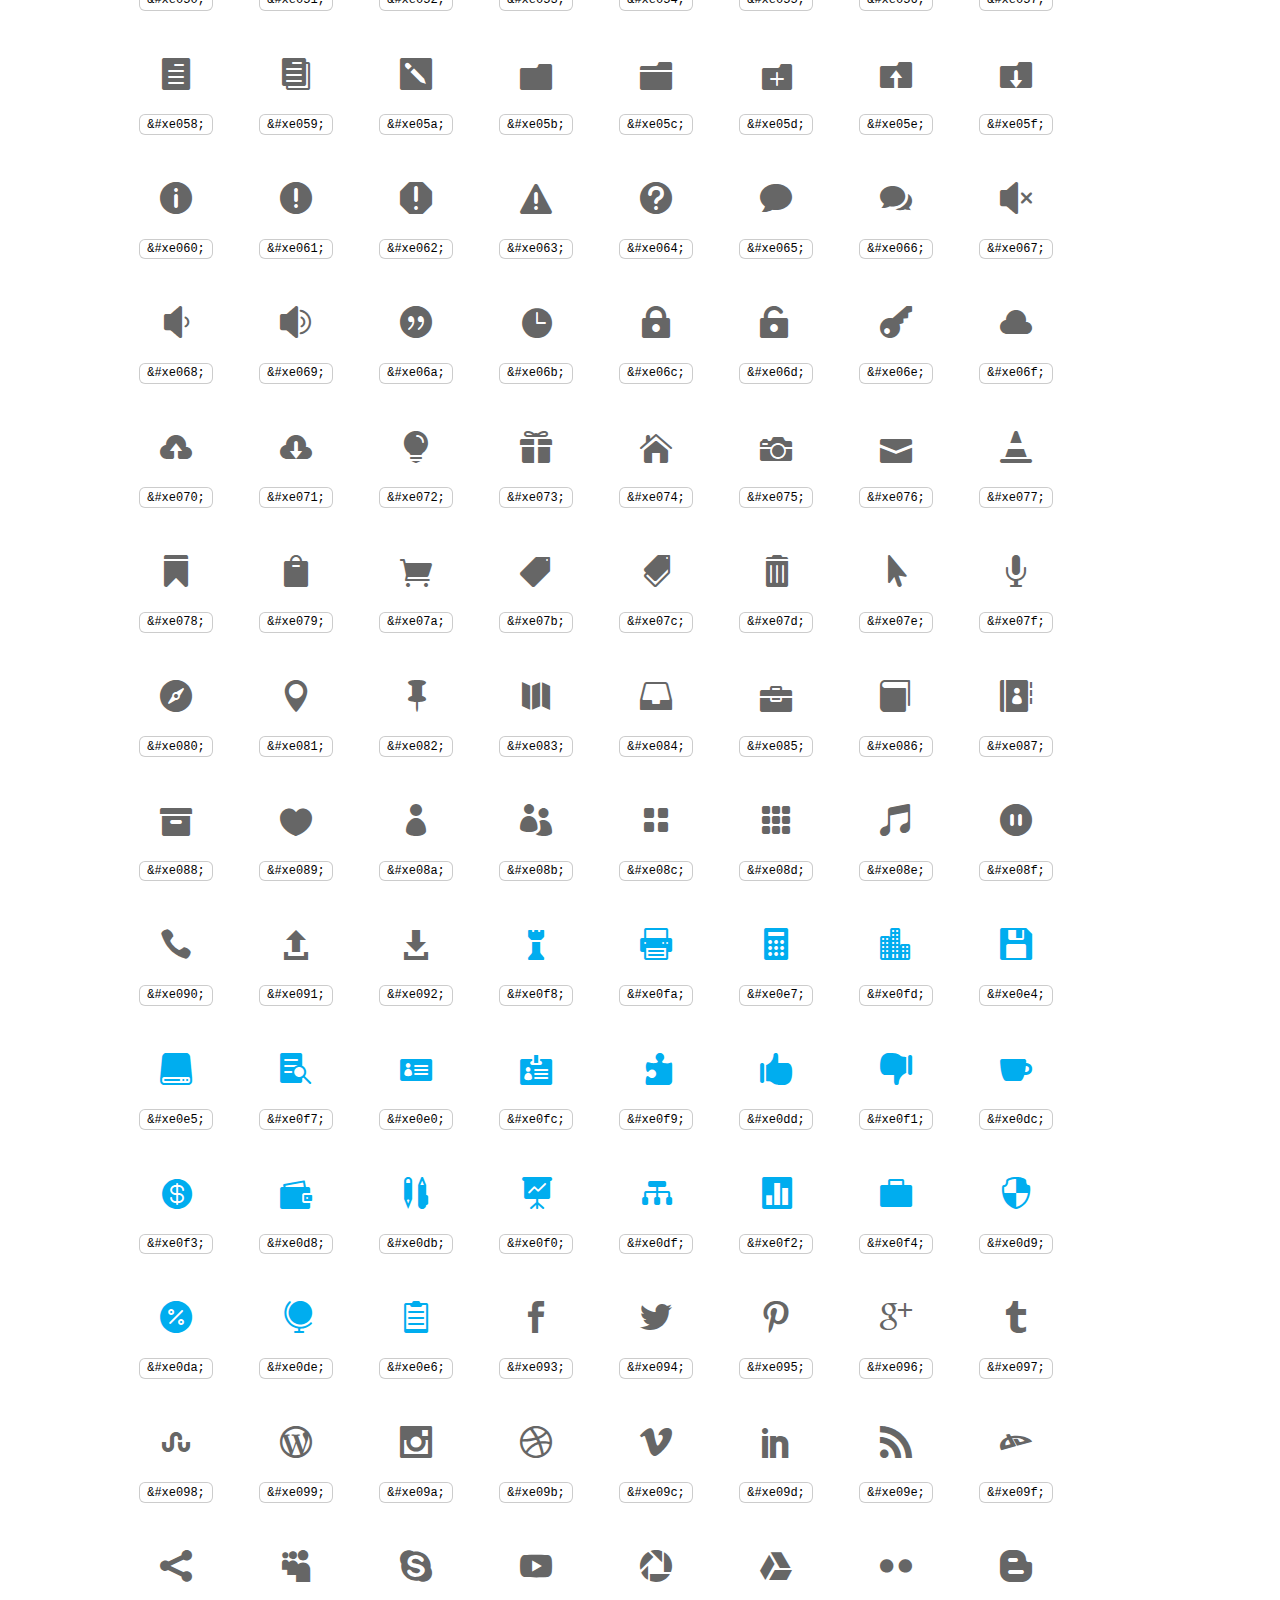
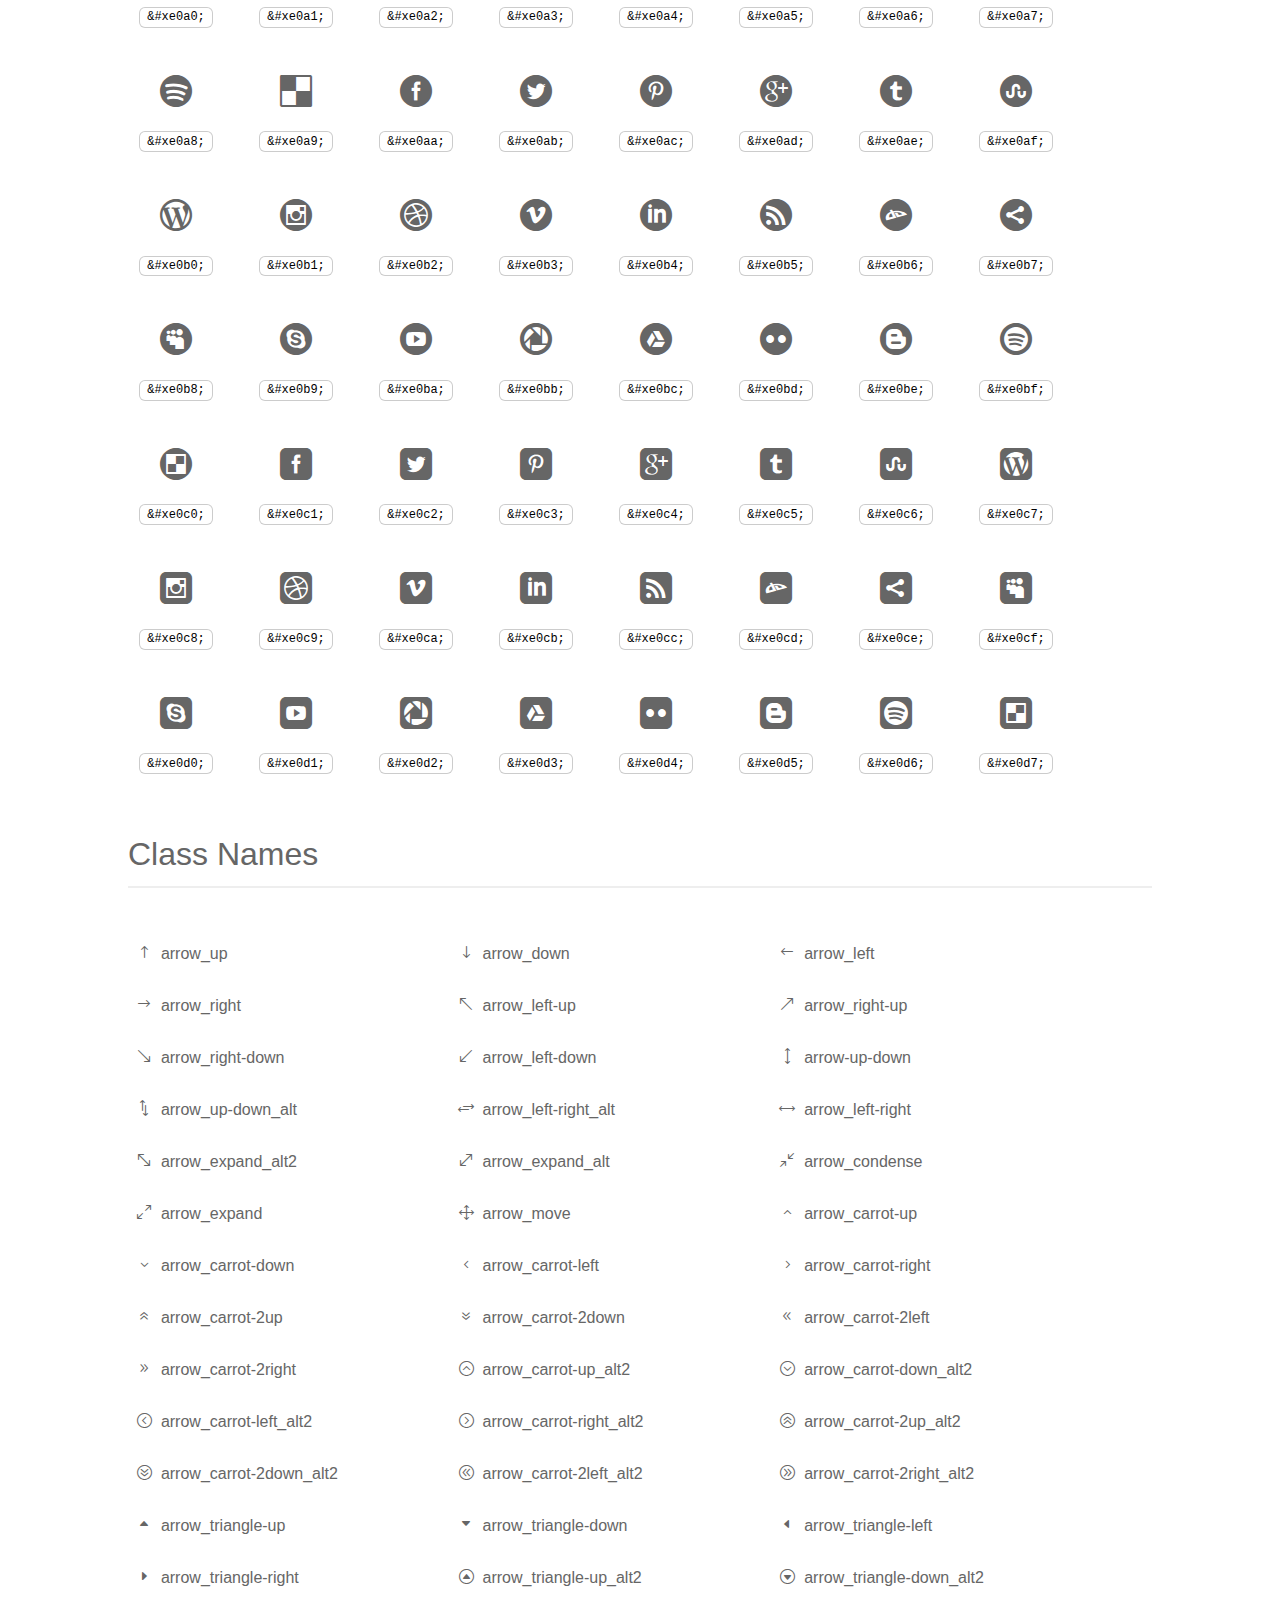
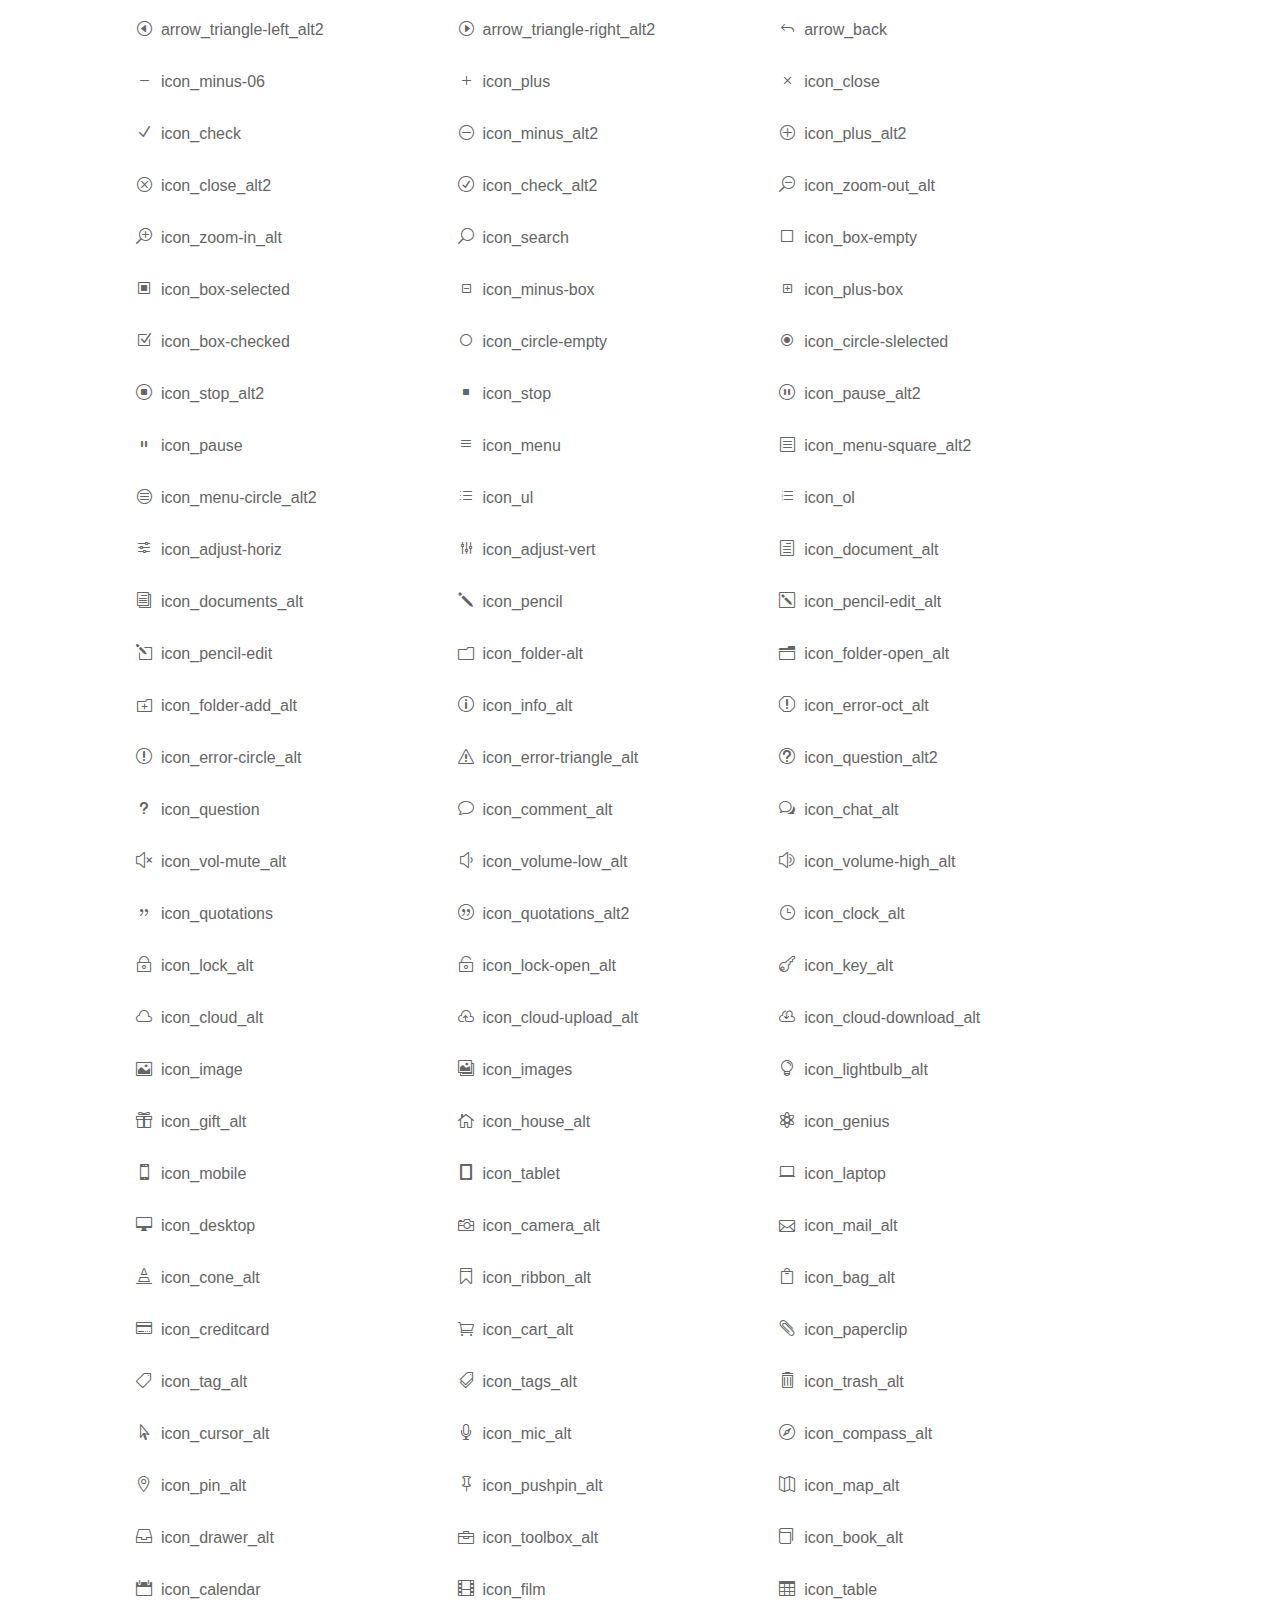
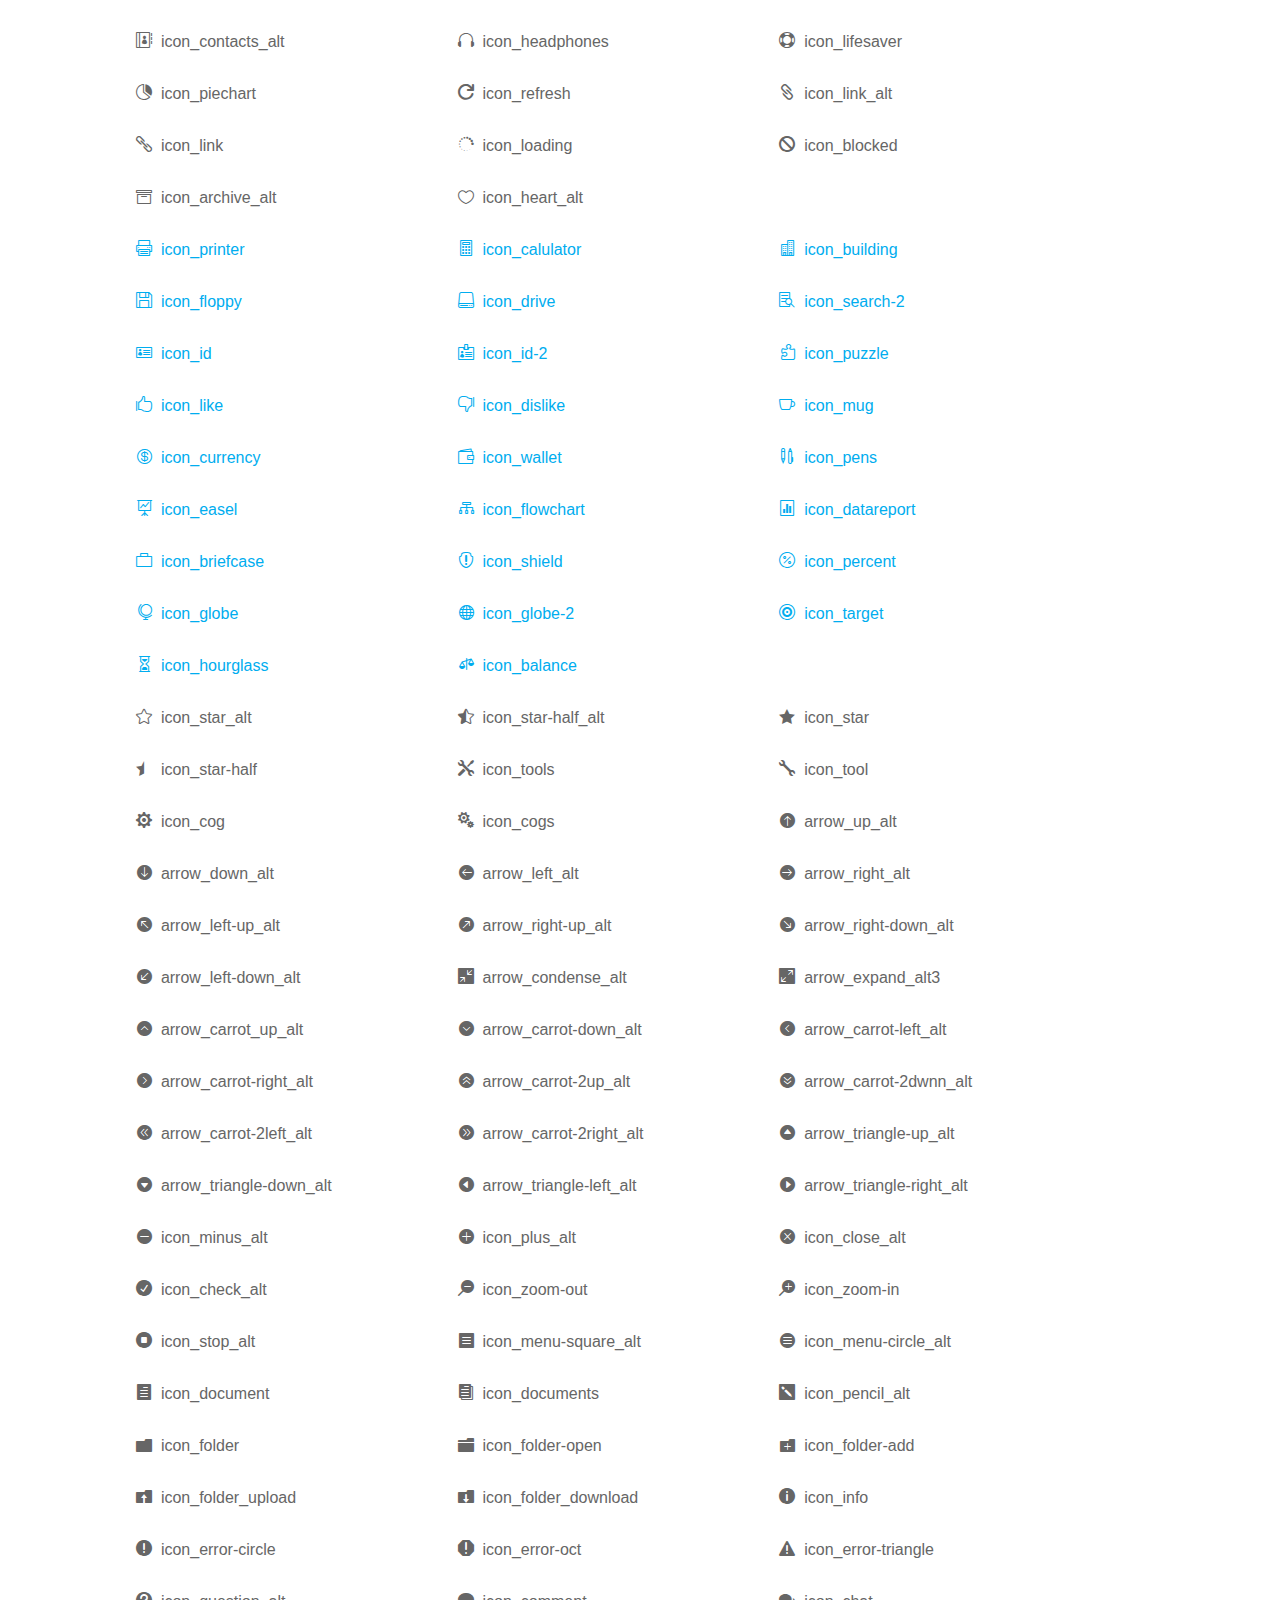
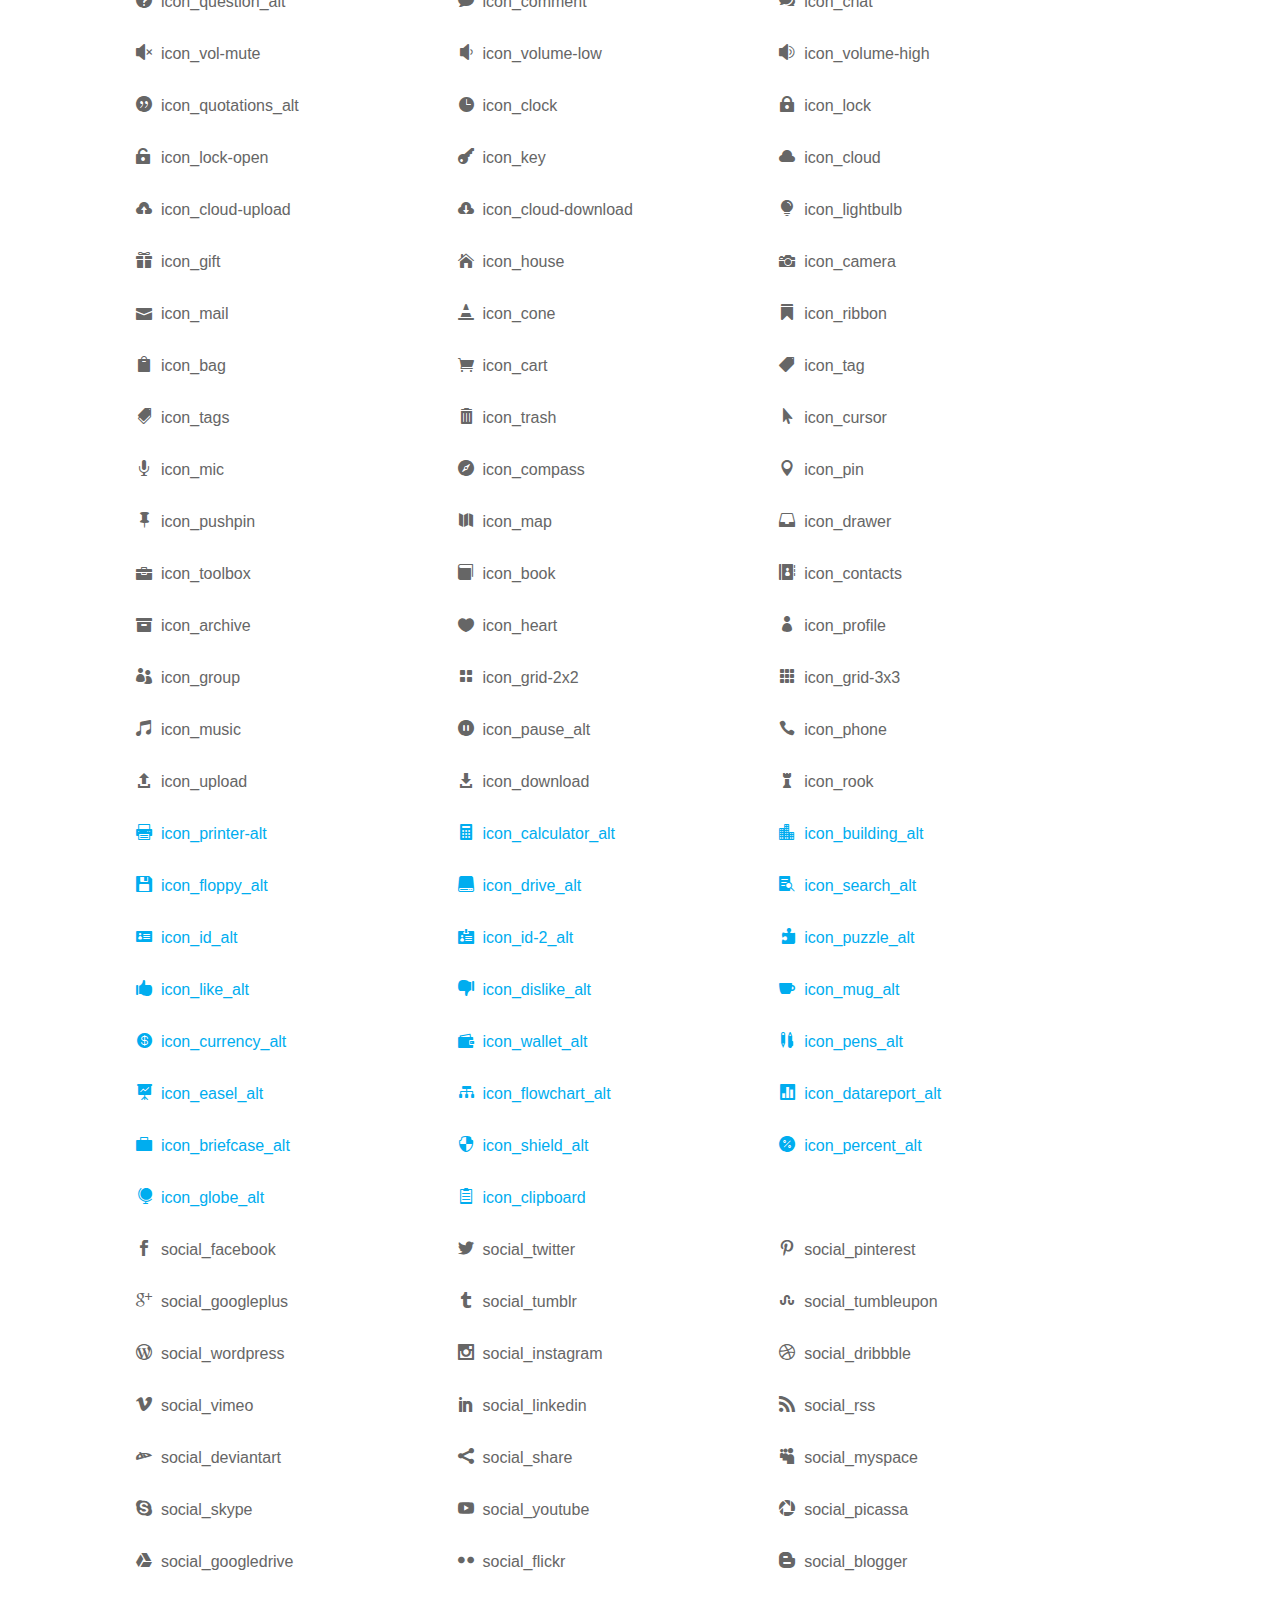
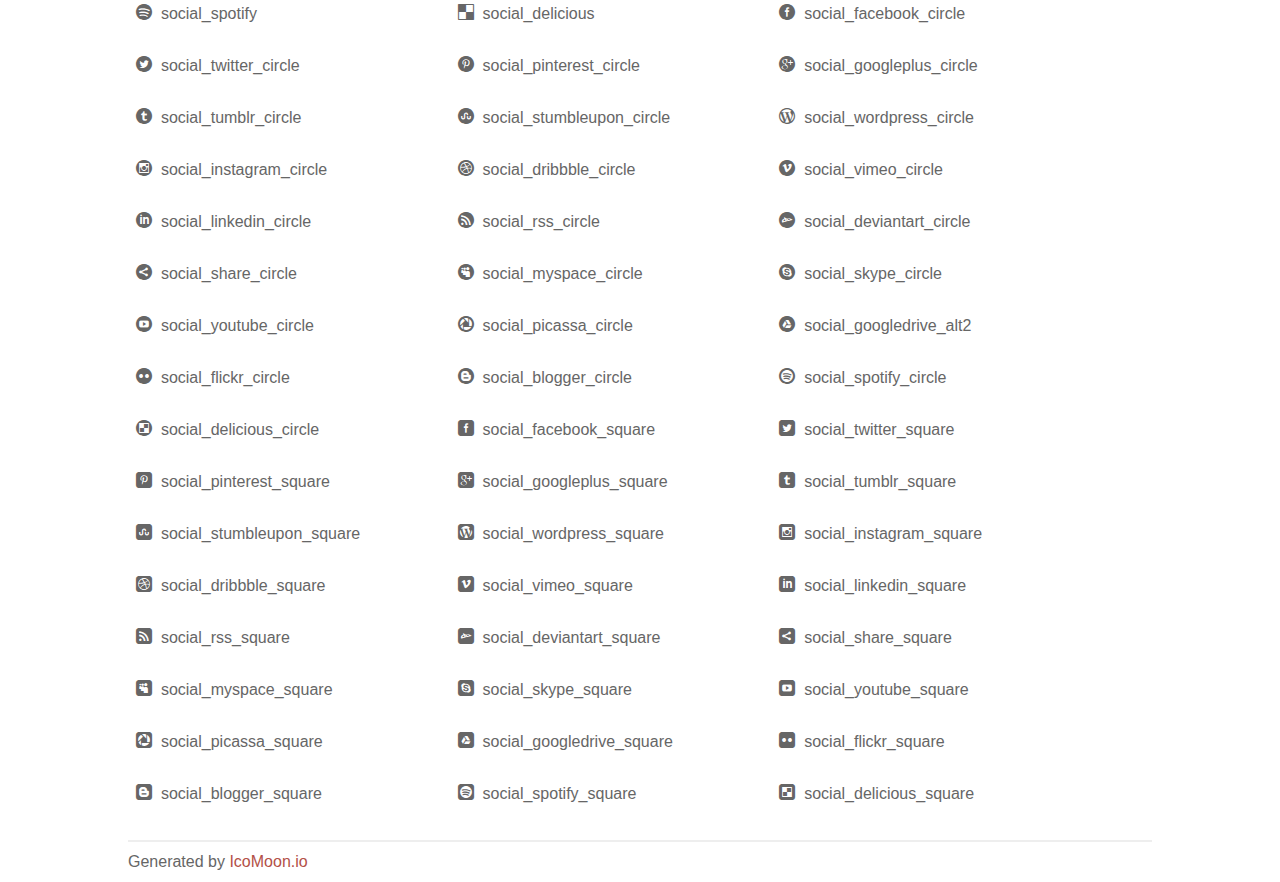
<file: fonts/elegant_font/HTML_CSS/index.html>
<!doctype html>
<html>
<head>
<title>Your Font/Glyphs</title>
<link rel="stylesheet" href="style.css" />
<!--[if lte IE 7]><script src="lte-ie7.js"></script><![endif]-->
<style>
	section, header, footer {display: block;}
	body {
		font-family: sans-serif;
		color: #666;
		line-height: 1.5;
		font-size: 1em;
	}
	* {
		-moz-box-sizing: border-box;
		-webkit-box-sizing: border-box;
		box-sizing: border-box;
		margin: 0;
		padding: 0;
	}
	.glyph {
		float: left;
		text-align: center;
		padding: .75em;
		margin: .4em 1.5em .75em 0;
		width: 6em;
		text-shadow: none;
	}
	
	.glyph input {
		font-family: consolas, monospace;
		font-size: 12px;
		width: 100%;
		text-align: center;
		border: 0;
		box-shadow: 0 0 0 1px #ccc;
		padding: .2em;
                -moz-border-radius: 5px;
                -webkit-border-radius: 5px;
	}
	
	

	.new {
		color:#00adef !important;
	}

	
	.w-main {
		width: 80%;
	}
	.centered {
		margin-left: auto;
		margin-right: auto;
	}
	.fs1 {
		font-size: 2em;
	}
	header {
		margin: 2em 0;
		padding-bottom: .5em;
		color: #666;
		box-shadow: 0 2px #eee;
	}
	header h1 {
		font-size: 2em;
		font-weight: normal;
	}
	.clearfix:before, .clearfix:after { content: ""; display: table; }
	.clearfix:after, .clear { clear: both; }
	footer {
		margin-top: 2em;
		padding: .5em 0;
		box-shadow: 0 -2px #eee;
	}
	a, a:visited {
		color: #B35047;
		text-decoration: none;
	}
	a:hover, a:focus {color: #000;}
	
	.box1 {
		font-size: 16px;
		display: inline-block;
		width: 30%;
		padding: .25em .5em;
		margin: 20px 10px 0 0;
	}
</style>
</head>
<body>
	<div class="w-main centered">
	<section class="mtm clearfix" id="glyphs">
	<div class="glyph">
		<div class="fs1" aria-hidden="true" data-icon="&#x21;"></div>
		<input type="text" readonly value="&amp;#x21;" />
	</div>
	<div class="glyph">
		<div class="fs1" aria-hidden="true" data-icon="&#x22;"></div>
		<input type="text" readonly value="&amp;#x22;" />
	</div>
	<div class="glyph">
		<div class="fs1" aria-hidden="true" data-icon="&#x23;"></div>
		<input type="text" readonly value="&amp;#x23;" />
	</div>
	<div class="glyph">
		<div class="fs1" aria-hidden="true" data-icon="&#x24;"></div>
		<input type="text" readonly value="&amp;#x24;" />
	</div>
	<div class="glyph">
		<div class="fs1" aria-hidden="true" data-icon="&#x25;"></div>
		<input type="text" readonly value="&amp;#x25;" />
	</div>
	<div class="glyph">
		<div class="fs1" aria-hidden="true" data-icon="&#x26;"></div>
		<input type="text" readonly value="&amp;#x26;" />
	</div>
	<div class="glyph">
		<div class="fs1" aria-hidden="true" data-icon="&#x27;"></div>
		<input type="text" readonly value="&amp;#x27;" />
	</div>
	<div class="glyph">
		<div class="fs1" aria-hidden="true" data-icon="&#x28;"></div>
		<input type="text" readonly value="&amp;#x28;" />
	</div>
	<div class="glyph">
		<div class="fs1" aria-hidden="true" data-icon="&#x29;"></div>
		<input type="text" readonly value="&amp;#x29;" />
	</div>
	<div class="glyph">
		<div class="fs1" aria-hidden="true" data-icon="&#x2a;"></div>
		<input type="text" readonly value="&amp;#x2a;" />
	</div>
	<div class="glyph">
		<div class="fs1" aria-hidden="true" data-icon="&#x2b;"></div>
		<input type="text" readonly value="&amp;#x2b;" />
	</div>
	<div class="glyph">
		<div class="fs1" aria-hidden="true" data-icon="&#x2c;"></div>
		<input type="text" readonly value="&amp;#x2c;" />
	</div>
	<div class="glyph">
		<div class="fs1" aria-hidden="true" data-icon="&#x2d;"></div>
		<input type="text" readonly value="&amp;#x2d;" />
	</div>
	<div class="glyph">
		<div class="fs1" aria-hidden="true" data-icon="&#x2e;"></div>
		<input type="text" readonly value="&amp;#x2e;" />
	</div>
	<div class="glyph">
		<div class="fs1" aria-hidden="true" data-icon="&#x2f;"></div>
		<input type="text" readonly value="&amp;#x2f;" />
	</div>
	<div class="glyph">
		<div class="fs1" aria-hidden="true" data-icon="&#x30;"></div>
		<input type="text" readonly value="&amp;#x30;" />
	</div>
	<div class="glyph">
		<div class="fs1" aria-hidden="true" data-icon="&#x31;"></div>
		<input type="text" readonly value="&amp;#x31;" />
	</div>
	<div class="glyph">
		<div class="fs1" aria-hidden="true" data-icon="&#x32;"></div>
		<input type="text" readonly value="&amp;#x32;" />
	</div>
	<div class="glyph">
		<div class="fs1" aria-hidden="true" data-icon="&#x33;"></div>
		<input type="text" readonly value="&amp;#x33;" />
	</div>
	<div class="glyph">
		<div class="fs1" aria-hidden="true" data-icon="&#x34;"></div>
		<input type="text" readonly value="&amp;#x34;" />
	</div>
	<div class="glyph">
		<div class="fs1" aria-hidden="true" data-icon="&#x35;"></div>
		<input type="text" readonly value="&amp;#x35;" />
	</div>
	<div class="glyph">
		<div class="fs1" aria-hidden="true" data-icon="&#x36;"></div>
		<input type="text" readonly value="&amp;#x36;" />
	</div>
	<div class="glyph">
		<div class="fs1" aria-hidden="true" data-icon="&#x37;"></div>
		<input type="text" readonly value="&amp;#x37;" />
	</div>
	<div class="glyph">
		<div class="fs1" aria-hidden="true" data-icon="&#x38;"></div>
		<input type="text" readonly value="&amp;#x38;" />
	</div>
	<div class="glyph">
		<div class="fs1" aria-hidden="true" data-icon="&#x39;"></div>
		<input type="text" readonly value="&amp;#x39;" />
	</div>
	<div class="glyph">
		<div class="fs1" aria-hidden="true" data-icon="&#x3a;"></div>
		<input type="text" readonly value="&amp;#x3a;" />
	</div>
	<div class="glyph">
		<div class="fs1" aria-hidden="true" data-icon="&#x3b;"></div>
		<input type="text" readonly value="&amp;#x3b;" />
	</div>
	<div class="glyph">
		<div class="fs1" aria-hidden="true" data-icon="&#x3c;"></div>
		<input type="text" readonly value="&amp;#x3c;" />
	</div>
	<div class="glyph">
		<div class="fs1" aria-hidden="true" data-icon="&#x3d;"></div>
		<input type="text" readonly value="&amp;#x3d;" />
	</div>
	<div class="glyph">
		<div class="fs1" aria-hidden="true" data-icon="&#x3e;"></div>
		<input type="text" readonly value="&amp;#x3e;" />
	</div>
	<div class="glyph">
		<div class="fs1" aria-hidden="true" data-icon="&#x3f;"></div>
		<input type="text" readonly value="&amp;#x3f;" />
	</div>
	<div class="glyph">
		<div class="fs1" aria-hidden="true" data-icon="&#x40;"></div>
		<input type="text" readonly value="&amp;#x40;" />
	</div>
	<div class="glyph">
		<div class="fs1" aria-hidden="true" data-icon="&#x41;"></div>
		<input type="text" readonly value="&amp;#x41;" />
	</div>
	<div class="glyph">
		<div class="fs1" aria-hidden="true" data-icon="&#x42;"></div>
		<input type="text" readonly value="&amp;#x42;" />
	</div>
	<div class="glyph">
		<div class="fs1" aria-hidden="true" data-icon="&#x43;"></div>
		<input type="text" readonly value="&amp;#x43;" />
	</div>
	<div class="glyph">
		<div class="fs1" aria-hidden="true" data-icon="&#x44;"></div>
		<input type="text" readonly value="&amp;#x44;" />
	</div>
	<div class="glyph">
		<div class="fs1" aria-hidden="true" data-icon="&#x45;"></div>
		<input type="text" readonly value="&amp;#x45;" />
	</div>
	<div class="glyph">
		<div class="fs1" aria-hidden="true" data-icon="&#x46;"></div>
		<input type="text" readonly value="&amp;#x46;" />
	</div>
	<div class="glyph">
		<div class="fs1" aria-hidden="true" data-icon="&#x47;"></div>
		<input type="text" readonly value="&amp;#x47;" />
	</div>
	<div class="glyph">
		<div class="fs1" aria-hidden="true" data-icon="&#x48;"></div>
		<input type="text" readonly value="&amp;#x48;" />
	</div>
	<div class="glyph">
		<div class="fs1" aria-hidden="true" data-icon="&#x49;"></div>
		<input type="text" readonly value="&amp;#x49;" />
	</div>
	<div class="glyph">
		<div class="fs1" aria-hidden="true" data-icon="&#x4a;"></div>
		<input type="text" readonly value="&amp;#x4a;" />
	</div>
	<div class="glyph">
		<div class="fs1" aria-hidden="true" data-icon="&#x4b;"></div>
		<input type="text" readonly value="&amp;#x4b;" />
	</div>
	<div class="glyph">
		<div class="fs1" aria-hidden="true" data-icon="&#x4c;"></div>
		<input type="text" readonly value="&amp;#x4c;" />
	</div>
	<div class="glyph">
		<div class="fs1" aria-hidden="true" data-icon="&#x4d;"></div>
		<input type="text" readonly value="&amp;#x4d;" />
	</div>
	<div class="glyph">
		<div class="fs1" aria-hidden="true" data-icon="&#x4e;"></div>
		<input type="text" readonly value="&amp;#x4e;" />
	</div>
	<div class="glyph">
		<div class="fs1" aria-hidden="true" data-icon="&#x4f;"></div>
		<input type="text" readonly value="&amp;#x4f;" />
	</div>
	<div class="glyph">
		<div class="fs1" aria-hidden="true" data-icon="&#x50;"></div>
		<input type="text" readonly value="&amp;#x50;" />
	</div>
	<div class="glyph">
		<div class="fs1" aria-hidden="true" data-icon="&#x51;"></div>
		<input type="text" readonly value="&amp;#x51;" />
	</div>
	<div class="glyph">
		<div class="fs1" aria-hidden="true" data-icon="&#x52;"></div>
		<input type="text" readonly value="&amp;#x52;" />
	</div>
	<div class="glyph">
		<div class="fs1" aria-hidden="true" data-icon="&#x53;"></div>
		<input type="text" readonly value="&amp;#x53;" />
	</div>
	<div class="glyph">
		<div class="fs1" aria-hidden="true" data-icon="&#x54;"></div>
		<input type="text" readonly value="&amp;#x54;" />
	</div>
	<div class="glyph">
		<div class="fs1" aria-hidden="true" data-icon="&#x55;"></div>
		<input type="text" readonly value="&amp;#x55;" />
	</div>
	<div class="glyph">
		<div class="fs1" aria-hidden="true" data-icon="&#x56;"></div>
		<input type="text" readonly value="&amp;#x56;" />
	</div>
	<div class="glyph">
		<div class="fs1" aria-hidden="true" data-icon="&#x57;"></div>
		<input type="text" readonly value="&amp;#x57;" />
	</div>
	<div class="glyph">
		<div class="fs1" aria-hidden="true" data-icon="&#x58;"></div>
		<input type="text" readonly value="&amp;#x58;" />
	</div>
	<div class="glyph">
		<div class="fs1" aria-hidden="true" data-icon="&#x59;"></div>
		<input type="text" readonly value="&amp;#x59;" />
	</div>
	<div class="glyph">
		<div class="fs1" aria-hidden="true" data-icon="&#x5a;"></div>
		<input type="text" readonly value="&amp;#x5a;" />
	</div>
	<div class="glyph">
		<div class="fs1" aria-hidden="true" data-icon="&#x5b;"></div>
		<input type="text" readonly value="&amp;#x5b;" />
	</div>
	<div class="glyph">
		<div class="fs1" aria-hidden="true" data-icon="&#x5c;"></div>
		<input type="text" readonly value="&amp;#x5c;" />
	</div>
	<div class="glyph">
		<div class="fs1" aria-hidden="true" data-icon="&#x5d;"></div>
		<input type="text" readonly value="&amp;#x5d;" />
	</div>
	<div class="glyph">
		<div class="fs1" aria-hidden="true" data-icon="&#x5e;"></div>
		<input type="text" readonly value="&amp;#x5e;" />
	</div>
	<div class="glyph">
		<div class="fs1" aria-hidden="true" data-icon="&#x5f;"></div>
		<input type="text" readonly value="&amp;#x5f;" />
	</div>
	<div class="glyph">
		<div class="fs1" aria-hidden="true" data-icon="&#x60;"></div>
		<input type="text" readonly value="&amp;#x60;" />
	</div>
	<div class="glyph">
		<div class="fs1" aria-hidden="true" data-icon="&#x61;"></div>
		<input type="text" readonly value="&amp;#x61;" />
	</div>
	<div class="glyph">
		<div class="fs1" aria-hidden="true" data-icon="&#x62;"></div>
		<input type="text" readonly value="&amp;#x62;" />
	</div>
	<div class="glyph">
		<div class="fs1" aria-hidden="true" data-icon="&#x63;"></div>
		<input type="text" readonly value="&amp;#x63;" />
	</div>
	<div class="glyph">
		<div class="fs1" aria-hidden="true" data-icon="&#x64;"></div>
		<input type="text" readonly value="&amp;#x64;" />
	</div>
	<div class="glyph">
		<div class="fs1" aria-hidden="true" data-icon="&#x65;"></div>
		<input type="text" readonly value="&amp;#x65;" />
	</div>
	<div class="glyph">
		<div class="fs1" aria-hidden="true" data-icon="&#x66;"></div>
		<input type="text" readonly value="&amp;#x66;" />
	</div>
	<div class="glyph">
		<div class="fs1" aria-hidden="true" data-icon="&#x67;"></div>
		<input type="text" readonly value="&amp;#x67;" />
	</div>
	<div class="glyph">
		<div class="fs1" aria-hidden="true" data-icon="&#x68;"></div>
		<input type="text" readonly value="&amp;#x68;" />
	</div>
	<div class="glyph">
		<div class="fs1" aria-hidden="true" data-icon="&#x69;"></div>
		<input type="text" readonly value="&amp;#x69;" />
	</div>
	<div class="glyph">
		<div class="fs1" aria-hidden="true" data-icon="&#x6a;"></div>
		<input type="text" readonly value="&amp;#x6a;" />
	</div>
	<div class="glyph">
		<div class="fs1" aria-hidden="true" data-icon="&#x6b;"></div>
		<input type="text" readonly value="&amp;#x6b;" />
	</div>
	<div class="glyph">
		<div class="fs1" aria-hidden="true" data-icon="&#x6c;"></div>
		<input type="text" readonly value="&amp;#x6c;" />
	</div>
	<div class="glyph">
		<div class="fs1" aria-hidden="true" data-icon="&#x6d;"></div>
		<input type="text" readonly value="&amp;#x6d;" />
	</div>
	<div class="glyph">
		<div class="fs1" aria-hidden="true" data-icon="&#x6e;"></div>
		<input type="text" readonly value="&amp;#x6e;" />
	</div>
	<div class="glyph">
		<div class="fs1" aria-hidden="true" data-icon="&#x6f;"></div>
		<input type="text" readonly value="&amp;#x6f;" />
	</div>
	<div class="glyph">
		<div class="fs1" aria-hidden="true" data-icon="&#x70;"></div>
		<input type="text" readonly value="&amp;#x70;" />
	</div>
	<div class="glyph">
		<div class="fs1" aria-hidden="true" data-icon="&#x71;"></div>
		<input type="text" readonly value="&amp;#x71;" />
	</div>
	<div class="glyph">
		<div class="fs1" aria-hidden="true" data-icon="&#x72;"></div>
		<input type="text" readonly value="&amp;#x72;" />
	</div>
	<div class="glyph">
		<div class="fs1" aria-hidden="true" data-icon="&#x73;"></div>
		<input type="text" readonly value="&amp;#x73;" />
	</div>
	<div class="glyph">
		<div class="fs1" aria-hidden="true" data-icon="&#x74;"></div>
		<input type="text" readonly value="&amp;#x74;" />
	</div>
	<div class="glyph">
		<div class="fs1" aria-hidden="true" data-icon="&#x75;"></div>
		<input type="text" readonly value="&amp;#x75;" />
	</div>
	<div class="glyph">
		<div class="fs1" aria-hidden="true" data-icon="&#x76;"></div>
		<input type="text" readonly value="&amp;#x76;" />
	</div>
	<div class="glyph">
		<div class="fs1" aria-hidden="true" data-icon="&#x77;"></div>
		<input type="text" readonly value="&amp;#x77;" />
	</div>
	<div class="glyph">
		<div class="fs1" aria-hidden="true" data-icon="&#x78;"></div>
		<input type="text" readonly value="&amp;#x78;" />
	</div>
	<div class="glyph">
		<div class="fs1" aria-hidden="true" data-icon="&#x79;"></div>
		<input type="text" readonly value="&amp;#x79;" />
	</div>
	<div class="glyph">
		<div class="fs1" aria-hidden="true" data-icon="&#x7a;"></div>
		<input type="text" readonly value="&amp;#x7a;" />
	</div>
	<div class="glyph">
		<div class="fs1" aria-hidden="true" data-icon="&#x7b;"></div>
		<input type="text" readonly value="&amp;#x7b;" />
	</div>
	<div class="glyph">
		<div class="fs1" aria-hidden="true" data-icon="&#x7c;"></div>
		<input type="text" readonly value="&amp;#x7c;" />
	</div>
	<div class="glyph">
		<div class="fs1" aria-hidden="true" data-icon="&#x7d;"></div>
		<input type="text" readonly value="&amp;#x7d;" />
	</div>
	<div class="glyph">
		<div class="fs1" aria-hidden="true" data-icon="&#x7e;"></div>
		<input type="text" readonly value="&amp;#x7e;" />
	</div>
	<div class="glyph">
		<div class="fs1" aria-hidden="true" data-icon="&#xe000;"></div>
		<input type="text" readonly value="&amp;#xe000;" />
	</div>
	<div class="glyph">
		<div class="fs1" aria-hidden="true" data-icon="&#xe001;"></div>
		<input type="text" readonly value="&amp;#xe001;" />
	</div>
	<div class="glyph">
		<div class="fs1" aria-hidden="true" data-icon="&#xe002;"></div>
		<input type="text" readonly value="&amp;#xe002;" />
	</div>
	<div class="glyph">
		<div class="fs1" aria-hidden="true" data-icon="&#xe003;"></div>
		<input type="text" readonly value="&amp;#xe003;" />
	</div>
	<div class="glyph">
		<div class="fs1" aria-hidden="true" data-icon="&#xe004;"></div>
		<input type="text" readonly value="&amp;#xe004;" />
	</div>
	<div class="glyph">
		<div class="fs1" aria-hidden="true" data-icon="&#xe005;"></div>
		<input type="text" readonly value="&amp;#xe005;" />
	</div>
	<div class="glyph">
		<div class="fs1" aria-hidden="true" data-icon="&#xe006;"></div>
		<input type="text" readonly value="&amp;#xe006;" />
	</div>
	<div class="glyph">
		<div class="fs1" aria-hidden="true" data-icon="&#xe007;"></div>
		<input type="text" readonly value="&amp;#xe007;" />
	</div>
	<div class="glyph">
		<div class="fs1" aria-hidden="true" data-icon="&#xe008;"></div>
		<input type="text" readonly value="&amp;#xe008;" />
	</div>
	<div class="glyph">
		<div class="fs1" aria-hidden="true" data-icon="&#xe009;"></div>
		<input type="text" readonly value="&amp;#xe009;" />
	</div>
	<div class="glyph">
		<div class="fs1" aria-hidden="true" data-icon="&#xe00a;"></div>
		<input type="text" readonly value="&amp;#xe00a;" />
	</div>
	<div class="glyph">
		<div class="fs1" aria-hidden="true" data-icon="&#xe00b;"></div>
		<input type="text" readonly value="&amp;#xe00b;" />
	</div>
	<div class="glyph">
		<div class="fs1" aria-hidden="true" data-icon="&#xe00c;"></div>
		<input type="text" readonly value="&amp;#xe00c;" />
	</div>
	<div class="glyph">
		<div class="fs1" aria-hidden="true" data-icon="&#xe00d;"></div>
		<input type="text" readonly value="&amp;#xe00d;" />
	</div>
	<div class="glyph">
		<div class="fs1" aria-hidden="true" data-icon="&#xe00e;"></div>
		<input type="text" readonly value="&amp;#xe00e;" />
	</div>
	<div class="glyph">
		<div class="fs1" aria-hidden="true" data-icon="&#xe00f;"></div>
		<input type="text" readonly value="&amp;#xe00f;" />
	</div>
	<div class="glyph">
		<div class="fs1" aria-hidden="true" data-icon="&#xe010;"></div>
		<input type="text" readonly value="&amp;#xe010;" />
	</div>
	<div class="glyph">
		<div class="fs1" aria-hidden="true" data-icon="&#xe011;"></div>
		<input type="text" readonly value="&amp;#xe011;" />
	</div>
	<div class="glyph">
		<div class="fs1" aria-hidden="true" data-icon="&#xe012;"></div>
		<input type="text" readonly value="&amp;#xe012;" />
	</div>
	<div class="glyph">
		<div class="fs1" aria-hidden="true" data-icon="&#xe013;"></div>
		<input type="text" readonly value="&amp;#xe013;" />
	</div>
	<div class="glyph">
		<div class="fs1" aria-hidden="true" data-icon="&#xe014;"></div>
		<input type="text" readonly value="&amp;#xe014;" />
	</div>
	<div class="glyph">
		<div class="fs1" aria-hidden="true" data-icon="&#xe015;"></div>
		<input type="text" readonly value="&amp;#xe015;" />
	</div>
	<div class="glyph">
		<div class="fs1" aria-hidden="true" data-icon="&#xe016;"></div>
		<input type="text" readonly value="&amp;#xe016;" />
	</div>
	<div class="glyph">
		<div class="fs1" aria-hidden="true" data-icon="&#xe017;"></div>
		<input type="text" readonly value="&amp;#xe017;" />
	</div>
	<div class="glyph">
		<div class="fs1" aria-hidden="true" data-icon="&#xe018;"></div>
		<input type="text" readonly value="&amp;#xe018;" />
	</div>
	<div class="glyph">
		<div class="fs1" aria-hidden="true" data-icon="&#xe019;"></div>
		<input type="text" readonly value="&amp;#xe019;" />
	</div>
	<div class="glyph">
		<div class="fs1" aria-hidden="true" data-icon="&#xe01a;"></div>
		<input type="text" readonly value="&amp;#xe01a;" />
	</div>
	<div class="glyph">
		<div class="fs1" aria-hidden="true" data-icon="&#xe01b;"></div>
		<input type="text" readonly value="&amp;#xe01b;" />
	</div>
	<div class="glyph">
		<div class="fs1" aria-hidden="true" data-icon="&#xe01c;"></div>
		<input type="text" readonly value="&amp;#xe01c;" />
	</div>
	<div class="glyph">
		<div class="fs1" aria-hidden="true" data-icon="&#xe01d;"></div>
		<input type="text" readonly value="&amp;#xe01d;" />
	</div>
	<div class="glyph">
		<div class="fs1" aria-hidden="true" data-icon="&#xe01e;"></div>
		<input type="text" readonly value="&amp;#xe01e;" />
	</div>
	<div class="glyph">
		<div class="fs1" aria-hidden="true" data-icon="&#xe01f;"></div>
		<input type="text" readonly value="&amp;#xe01f;" />
	</div>
	<div class="glyph">
		<div class="fs1" aria-hidden="true" data-icon="&#xe020;"></div>
		<input type="text" readonly value="&amp;#xe020;" />
	</div>
	<div class="glyph">
		<div class="fs1" aria-hidden="true" data-icon="&#xe021;"></div>
		<input type="text" readonly value="&amp;#xe021;" />
	</div>
	<div class="glyph">
		<div class="fs1" aria-hidden="true" data-icon="&#xe022;"></div>
		<input type="text" readonly value="&amp;#xe022;" />
	</div>
	<div class="glyph">
		<div class="fs1" aria-hidden="true" data-icon="&#xe023;"></div>
		<input type="text" readonly value="&amp;#xe023;" />
	</div>
	<div class="glyph">
		<div class="fs1" aria-hidden="true" data-icon="&#xe024;"></div>
		<input type="text" readonly value="&amp;#xe024;" />
	</div>
	<div class="glyph">
		<div class="fs1" aria-hidden="true" data-icon="&#xe025;"></div>
		<input type="text" readonly value="&amp;#xe025;" />
	</div>
	<div class="glyph">
		<div class="fs1" aria-hidden="true" data-icon="&#xe026;"></div>
		<input type="text" readonly value="&amp;#xe026;" />
	</div>
	<div class="glyph">
		<div class="fs1" aria-hidden="true" data-icon="&#xe027;"></div>
		<input type="text" readonly value="&amp;#xe027;" />
	</div>
	<div class="glyph">
		<div class="fs1" aria-hidden="true" data-icon="&#xe028;"></div>
		<input type="text" readonly value="&amp;#xe028;" />
	</div>
	<div class="glyph">
		<div class="fs1" aria-hidden="true" data-icon="&#xe029;"></div>
		<input type="text" readonly value="&amp;#xe029;" />
	</div>
	<div class="glyph">
		<div class="fs1" aria-hidden="true" data-icon="&#xe02a;"></div>
		<input type="text" readonly value="&amp;#xe02a;" />
	</div>
	<div class="glyph">
		<div class="fs1" aria-hidden="true" data-icon="&#xe02b;"></div>
		<input type="text" readonly value="&amp;#xe02b;" />
	</div>
	<div class="glyph">
		<div class="fs1" aria-hidden="true" data-icon="&#xe02c;"></div>
		<input type="text" readonly value="&amp;#xe02c;" />
	</div>
	<div class="glyph">
		<div class="fs1" aria-hidden="true" data-icon="&#xe02d;"></div>
		<input type="text" readonly value="&amp;#xe02d;" />
	</div>
	<div class="glyph">
		<div class="fs1" aria-hidden="true" data-icon="&#xe02e;"></div>
		<input type="text" readonly value="&amp;#xe02e;" />
	</div>
	<div class="glyph">
		<div class="fs1" aria-hidden="true" data-icon="&#xe02f;"></div>
		<input type="text" readonly value="&amp;#xe02f;" />
	</div>
	<div class="glyph">
		<div class="fs1" aria-hidden="true" data-icon="&#xe030;"></div>
		<input type="text" readonly value="&amp;#xe030;" />
	</div>
    
    <div class="new">
    
    <div class="glyph">
		<div class="fs1" aria-hidden="true" data-icon="&#xe103;"></div>
		<input type="text" readonly value="&amp;#xe103;" />
	</div>
	<div class="glyph">
		<div class="fs1" aria-hidden="true" data-icon="&#xe0ee;"></div>
		<input type="text" readonly value="&amp;#xe0ee;" />
	</div>
	<div class="glyph">
		<div class="fs1" aria-hidden="true" data-icon="&#xe0ef;"></div>
		<input type="text" readonly value="&amp;#xe0ef;" />
	</div>
	<div class="glyph">
		<div class="fs1" aria-hidden="true" data-icon="&#xe0e8;"></div>
		<input type="text" readonly value="&amp;#xe0e8;" />
	</div>
	<div class="glyph">
		<div class="fs1" aria-hidden="true" data-icon="&#xe0ea;"></div>
		<input type="text" readonly value="&amp;#xe0ea;" />
	</div>
	<div class="glyph">
		<div class="fs1" aria-hidden="true" data-icon="&#xe101;"></div>
		<input type="text" readonly value="&amp;#xe101;" />
	</div>
	<div class="glyph">
		<div class="fs1" aria-hidden="true" data-icon="&#xe107;"></div>
		<input type="text" readonly value="&amp;#xe107;" />
	</div>
	<div class="glyph">
		<div class="fs1" aria-hidden="true" data-icon="&#xe108;"></div>
		<input type="text" readonly value="&amp;#xe108;" />
	</div>
	<div class="glyph">
		<div class="fs1" aria-hidden="true" data-icon="&#xe102;"></div>
		<input type="text" readonly value="&amp;#xe102;" />
	</div>
	<div class="glyph">
		<div class="fs1" aria-hidden="true" data-icon="&#xe106;"></div>
		<input type="text" readonly value="&amp;#xe106;" />
	</div>
	<div class="glyph">
		<div class="fs1" aria-hidden="true" data-icon="&#xe0eb;"></div>
		<input type="text" readonly value="&amp;#xe0eb;" />
	</div>
	<div class="glyph">
		<div class="fs1" aria-hidden="true" data-icon="&#xe105;"></div>
		<input type="text" readonly value="&amp;#xe105;" />
	</div>
	<div class="glyph">
		<div class="fs1" aria-hidden="true" data-icon="&#xe0ed;"></div>
		<input type="text" readonly value="&amp;#xe0ed;" />
	</div>
	<div class="glyph">
		<div class="fs1" aria-hidden="true" data-icon="&#xe100;"></div>
		<input type="text" readonly value="&amp;#xe100;" />
	</div>
	<div class="glyph">
		<div class="fs1" aria-hidden="true" data-icon="&#xe104;"></div>
		<input type="text" readonly value="&amp;#xe104;" />
	</div>
	<div class="glyph">
		<div class="fs1" aria-hidden="true" data-icon="&#xe0e9;"></div>
		<input type="text" readonly value="&amp;#xe0e9;" />
	</div>
	<div class="glyph">
		<div class="fs1" aria-hidden="true" data-icon="&#xe109;"></div>
		<input type="text" readonly value="&amp;#xe109;" />
	</div>
	<div class="glyph">
		<div class="fs1" aria-hidden="true" data-icon="&#xe0ec;"></div>
		<input type="text" readonly value="&amp;#xe0ec;" />
	</div>
	<div class="glyph">
		<div class="fs1" aria-hidden="true" data-icon="&#xe0fe;"></div>
		<input type="text" readonly value="&amp;#xe0fe;" />
	</div>
	<div class="glyph">
		<div class="fs1" aria-hidden="true" data-icon="&#xe0f6;"></div>
		<input type="text" readonly value="&amp;#xe0f6;" />
	</div>
	<div class="glyph">
		<div class="fs1" aria-hidden="true" data-icon="&#xe0fb;"></div>
		<input type="text" readonly value="&amp;#xe0fb;" />
	</div>
	<div class="glyph">
		<div class="fs1" aria-hidden="true" data-icon="&#xe0e2;"></div>
		<input type="text" readonly value="&amp;#xe0e2;" />
	</div>
	<div class="glyph">
		<div class="fs1" aria-hidden="true" data-icon="&#xe0e3;"></div>
		<input type="text" readonly value="&amp;#xe0e3;" />
	</div>
	<div class="glyph">
		<div class="fs1" aria-hidden="true" data-icon="&#xe0f5;"></div>
		<input type="text" readonly value="&amp;#xe0f5;" />
	</div>
	<div class="glyph">
		<div class="fs1" aria-hidden="true" data-icon="&#xe0e1;"></div>
		<input type="text" readonly value="&amp;#xe0e1;" />
	</div>
	<div class="glyph">
		<div class="fs1" aria-hidden="true" data-icon="&#xe0ff;"></div>
		<input type="text" readonly value="&amp;#xe0ff;" />
	</div>
    
    </div>
    
	<div class="glyph">
		<div class="fs1" aria-hidden="true" data-icon="&#xe031;"></div>
		<input type="text" readonly value="&amp;#xe031;" />
	</div>
	<div class="glyph">
		<div class="fs1" aria-hidden="true" data-icon="&#xe032;"></div>
		<input type="text" readonly value="&amp;#xe032;" />
	</div>
	<div class="glyph">
		<div class="fs1" aria-hidden="true" data-icon="&#xe033;"></div>
		<input type="text" readonly value="&amp;#xe033;" />
	</div>
	<div class="glyph">
		<div class="fs1" aria-hidden="true" data-icon="&#xe034;"></div>
		<input type="text" readonly value="&amp;#xe034;" />
	</div>
	<div class="glyph">
		<div class="fs1" aria-hidden="true" data-icon="&#xe035;"></div>
		<input type="text" readonly value="&amp;#xe035;" />
	</div>
	<div class="glyph">
		<div class="fs1" aria-hidden="true" data-icon="&#xe036;"></div>
		<input type="text" readonly value="&amp;#xe036;" />
	</div>
	<div class="glyph">
		<div class="fs1" aria-hidden="true" data-icon="&#xe037;"></div>
		<input type="text" readonly value="&amp;#xe037;" />
	</div>
	<div class="glyph">
		<div class="fs1" aria-hidden="true" data-icon="&#xe038;"></div>
		<input type="text" readonly value="&amp;#xe038;" />
	</div>
	<div class="glyph">
		<div class="fs1" aria-hidden="true" data-icon="&#xe039;"></div>
		<input type="text" readonly value="&amp;#xe039;" />
	</div>
	<div class="glyph">
		<div class="fs1" aria-hidden="true" data-icon="&#xe03a;"></div>
		<input type="text" readonly value="&amp;#xe03a;" />
	</div>
	<div class="glyph">
		<div class="fs1" aria-hidden="true" data-icon="&#xe03b;"></div>
		<input type="text" readonly value="&amp;#xe03b;" />
	</div>
	<div class="glyph">
		<div class="fs1" aria-hidden="true" data-icon="&#xe03c;"></div>
		<input type="text" readonly value="&amp;#xe03c;" />
	</div>
	<div class="glyph">
		<div class="fs1" aria-hidden="true" data-icon="&#xe03d;"></div>
		<input type="text" readonly value="&amp;#xe03d;" />
	</div>
	<div class="glyph">
		<div class="fs1" aria-hidden="true" data-icon="&#xe03e;"></div>
		<input type="text" readonly value="&amp;#xe03e;" />
	</div>
	<div class="glyph">
		<div class="fs1" aria-hidden="true" data-icon="&#xe03f;"></div>
		<input type="text" readonly value="&amp;#xe03f;" />
	</div>
	<div class="glyph">
		<div class="fs1" aria-hidden="true" data-icon="&#xe040;"></div>
		<input type="text" readonly value="&amp;#xe040;" />
	</div>
	<div class="glyph">
		<div class="fs1" aria-hidden="true" data-icon="&#xe041;"></div>
		<input type="text" readonly value="&amp;#xe041;" />
	</div>
	<div class="glyph">
		<div class="fs1" aria-hidden="true" data-icon="&#xe042;"></div>
		<input type="text" readonly value="&amp;#xe042;" />
	</div>
	<div class="glyph">
		<div class="fs1" aria-hidden="true" data-icon="&#xe043;"></div>
		<input type="text" readonly value="&amp;#xe043;" />
	</div>
	<div class="glyph">
		<div class="fs1" aria-hidden="true" data-icon="&#xe044;"></div>
		<input type="text" readonly value="&amp;#xe044;" />
	</div>
	<div class="glyph">
		<div class="fs1" aria-hidden="true" data-icon="&#xe045;"></div>
		<input type="text" readonly value="&amp;#xe045;" />
	</div>
	<div class="glyph">
		<div class="fs1" aria-hidden="true" data-icon="&#xe046;"></div>
		<input type="text" readonly value="&amp;#xe046;" />
	</div>
	<div class="glyph">
		<div class="fs1" aria-hidden="true" data-icon="&#xe047;"></div>
		<input type="text" readonly value="&amp;#xe047;" />
	</div>
	<div class="glyph">
		<div class="fs1" aria-hidden="true" data-icon="&#xe048;"></div>
		<input type="text" readonly value="&amp;#xe048;" />
	</div>
	<div class="glyph">
		<div class="fs1" aria-hidden="true" data-icon="&#xe049;"></div>
		<input type="text" readonly value="&amp;#xe049;" />
	</div>
	<div class="glyph">
		<div class="fs1" aria-hidden="true" data-icon="&#xe04a;"></div>
		<input type="text" readonly value="&amp;#xe04a;" />
	</div>
	<div class="glyph">
		<div class="fs1" aria-hidden="true" data-icon="&#xe04b;"></div>
		<input type="text" readonly value="&amp;#xe04b;" />
	</div>
	<div class="glyph">
		<div class="fs1" aria-hidden="true" data-icon="&#xe04c;"></div>
		<input type="text" readonly value="&amp;#xe04c;" />
	</div>
	<div class="glyph">
		<div class="fs1" aria-hidden="true" data-icon="&#xe04d;"></div>
		<input type="text" readonly value="&amp;#xe04d;" />
	</div>
	<div class="glyph">
		<div class="fs1" aria-hidden="true" data-icon="&#xe04e;"></div>
		<input type="text" readonly value="&amp;#xe04e;" />
	</div>
	<div class="glyph">
		<div class="fs1" aria-hidden="true" data-icon="&#xe04f;"></div>
		<input type="text" readonly value="&amp;#xe04f;" />
	</div>
	<div class="glyph">
		<div class="fs1" aria-hidden="true" data-icon="&#xe050;"></div>
		<input type="text" readonly value="&amp;#xe050;" />
	</div>
	<div class="glyph">
		<div class="fs1" aria-hidden="true" data-icon="&#xe051;"></div>
		<input type="text" readonly value="&amp;#xe051;" />
	</div>
	<div class="glyph">
		<div class="fs1" aria-hidden="true" data-icon="&#xe052;"></div>
		<input type="text" readonly value="&amp;#xe052;" />
	</div>
	<div class="glyph">
		<div class="fs1" aria-hidden="true" data-icon="&#xe053;"></div>
		<input type="text" readonly value="&amp;#xe053;" />
	</div>
	<div class="glyph">
		<div class="fs1" aria-hidden="true" data-icon="&#xe054;"></div>
		<input type="text" readonly value="&amp;#xe054;" />
	</div>
	<div class="glyph">
		<div class="fs1" aria-hidden="true" data-icon="&#xe055;"></div>
		<input type="text" readonly value="&amp;#xe055;" />
	</div>
	<div class="glyph">
		<div class="fs1" aria-hidden="true" data-icon="&#xe056;"></div>
		<input type="text" readonly value="&amp;#xe056;" />
	</div>
	<div class="glyph">
		<div class="fs1" aria-hidden="true" data-icon="&#xe057;"></div>
		<input type="text" readonly value="&amp;#xe057;" />
	</div>
	<div class="glyph">
		<div class="fs1" aria-hidden="true" data-icon="&#xe058;"></div>
		<input type="text" readonly value="&amp;#xe058;" />
	</div>
	<div class="glyph">
		<div class="fs1" aria-hidden="true" data-icon="&#xe059;"></div>
		<input type="text" readonly value="&amp;#xe059;" />
	</div>
	<div class="glyph">
		<div class="fs1" aria-hidden="true" data-icon="&#xe05a;"></div>
		<input type="text" readonly value="&amp;#xe05a;" />
	</div>
	<div class="glyph">
		<div class="fs1" aria-hidden="true" data-icon="&#xe05b;"></div>
		<input type="text" readonly value="&amp;#xe05b;" />
	</div>
	<div class="glyph">
		<div class="fs1" aria-hidden="true" data-icon="&#xe05c;"></div>
		<input type="text" readonly value="&amp;#xe05c;" />
	</div>
	<div class="glyph">
		<div class="fs1" aria-hidden="true" data-icon="&#xe05d;"></div>
		<input type="text" readonly value="&amp;#xe05d;" />
	</div>
	<div class="glyph">
		<div class="fs1" aria-hidden="true" data-icon="&#xe05e;"></div>
		<input type="text" readonly value="&amp;#xe05e;" />
	</div>
	<div class="glyph">
		<div class="fs1" aria-hidden="true" data-icon="&#xe05f;"></div>
		<input type="text" readonly value="&amp;#xe05f;" />
	</div>
	<div class="glyph">
		<div class="fs1" aria-hidden="true" data-icon="&#xe060;"></div>
		<input type="text" readonly value="&amp;#xe060;" />
	</div>
	<div class="glyph">
		<div class="fs1" aria-hidden="true" data-icon="&#xe061;"></div>
		<input type="text" readonly value="&amp;#xe061;" />
	</div>
	<div class="glyph">
		<div class="fs1" aria-hidden="true" data-icon="&#xe062;"></div>
		<input type="text" readonly value="&amp;#xe062;" />
	</div>
	<div class="glyph">
		<div class="fs1" aria-hidden="true" data-icon="&#xe063;"></div>
		<input type="text" readonly value="&amp;#xe063;" />
	</div>
	<div class="glyph">
		<div class="fs1" aria-hidden="true" data-icon="&#xe064;"></div>
		<input type="text" readonly value="&amp;#xe064;" />
	</div>
	<div class="glyph">
		<div class="fs1" aria-hidden="true" data-icon="&#xe065;"></div>
		<input type="text" readonly value="&amp;#xe065;" />
	</div>
	<div class="glyph">
		<div class="fs1" aria-hidden="true" data-icon="&#xe066;"></div>
		<input type="text" readonly value="&amp;#xe066;" />
	</div>
	<div class="glyph">
		<div class="fs1" aria-hidden="true" data-icon="&#xe067;"></div>
		<input type="text" readonly value="&amp;#xe067;" />
	</div>
	<div class="glyph">
		<div class="fs1" aria-hidden="true" data-icon="&#xe068;"></div>
		<input type="text" readonly value="&amp;#xe068;" />
	</div>
	<div class="glyph">
		<div class="fs1" aria-hidden="true" data-icon="&#xe069;"></div>
		<input type="text" readonly value="&amp;#xe069;" />
	</div>
	<div class="glyph">
		<div class="fs1" aria-hidden="true" data-icon="&#xe06a;"></div>
		<input type="text" readonly value="&amp;#xe06a;" />
	</div>
	<div class="glyph">
		<div class="fs1" aria-hidden="true" data-icon="&#xe06b;"></div>
		<input type="text" readonly value="&amp;#xe06b;" />
	</div>
	<div class="glyph">
		<div class="fs1" aria-hidden="true" data-icon="&#xe06c;"></div>
		<input type="text" readonly value="&amp;#xe06c;" />
	</div>
	<div class="glyph">
		<div class="fs1" aria-hidden="true" data-icon="&#xe06d;"></div>
		<input type="text" readonly value="&amp;#xe06d;" />
	</div>
	<div class="glyph">
		<div class="fs1" aria-hidden="true" data-icon="&#xe06e;"></div>
		<input type="text" readonly value="&amp;#xe06e;" />
	</div>
	<div class="glyph">
		<div class="fs1" aria-hidden="true" data-icon="&#xe06f;"></div>
		<input type="text" readonly value="&amp;#xe06f;" />
	</div>
	<div class="glyph">
		<div class="fs1" aria-hidden="true" data-icon="&#xe070;"></div>
		<input type="text" readonly value="&amp;#xe070;" />
	</div>
	<div class="glyph">
		<div class="fs1" aria-hidden="true" data-icon="&#xe071;"></div>
		<input type="text" readonly value="&amp;#xe071;" />
	</div>
	<div class="glyph">
		<div class="fs1" aria-hidden="true" data-icon="&#xe072;"></div>
		<input type="text" readonly value="&amp;#xe072;" />
	</div>
	<div class="glyph">
		<div class="fs1" aria-hidden="true" data-icon="&#xe073;"></div>
		<input type="text" readonly value="&amp;#xe073;" />
	</div>
	<div class="glyph">
		<div class="fs1" aria-hidden="true" data-icon="&#xe074;"></div>
		<input type="text" readonly value="&amp;#xe074;" />
	</div>
	<div class="glyph">
		<div class="fs1" aria-hidden="true" data-icon="&#xe075;"></div>
		<input type="text" readonly value="&amp;#xe075;" />
	</div>
	<div class="glyph">
		<div class="fs1" aria-hidden="true" data-icon="&#xe076;"></div>
		<input type="text" readonly value="&amp;#xe076;" />
	</div>
	<div class="glyph">
		<div class="fs1" aria-hidden="true" data-icon="&#xe077;"></div>
		<input type="text" readonly value="&amp;#xe077;" />
	</div>
	<div class="glyph">
		<div class="fs1" aria-hidden="true" data-icon="&#xe078;"></div>
		<input type="text" readonly value="&amp;#xe078;" />
	</div>
	<div class="glyph">
		<div class="fs1" aria-hidden="true" data-icon="&#xe079;"></div>
		<input type="text" readonly value="&amp;#xe079;" />
	</div>
	<div class="glyph">
		<div class="fs1" aria-hidden="true" data-icon="&#xe07a;"></div>
		<input type="text" readonly value="&amp;#xe07a;" />
	</div>
	<div class="glyph">
		<div class="fs1" aria-hidden="true" data-icon="&#xe07b;"></div>
		<input type="text" readonly value="&amp;#xe07b;" />
	</div>
	<div class="glyph">
		<div class="fs1" aria-hidden="true" data-icon="&#xe07c;"></div>
		<input type="text" readonly value="&amp;#xe07c;" />
	</div>
	<div class="glyph">
		<div class="fs1" aria-hidden="true" data-icon="&#xe07d;"></div>
		<input type="text" readonly value="&amp;#xe07d;" />
	</div>
	<div class="glyph">
		<div class="fs1" aria-hidden="true" data-icon="&#xe07e;"></div>
		<input type="text" readonly value="&amp;#xe07e;" />
	</div>
	<div class="glyph">
		<div class="fs1" aria-hidden="true" data-icon="&#xe07f;"></div>
		<input type="text" readonly value="&amp;#xe07f;" />
	</div>
	<div class="glyph">
		<div class="fs1" aria-hidden="true" data-icon="&#xe080;"></div>
		<input type="text" readonly value="&amp;#xe080;" />
	</div>
	<div class="glyph">
		<div class="fs1" aria-hidden="true" data-icon="&#xe081;"></div>
		<input type="text" readonly value="&amp;#xe081;" />
	</div>
	<div class="glyph">
		<div class="fs1" aria-hidden="true" data-icon="&#xe082;"></div>
		<input type="text" readonly value="&amp;#xe082;" />
	</div>
	<div class="glyph">
		<div class="fs1" aria-hidden="true" data-icon="&#xe083;"></div>
		<input type="text" readonly value="&amp;#xe083;" />
	</div>
	<div class="glyph">
		<div class="fs1" aria-hidden="true" data-icon="&#xe084;"></div>
		<input type="text" readonly value="&amp;#xe084;" />
	</div>
	<div class="glyph">
		<div class="fs1" aria-hidden="true" data-icon="&#xe085;"></div>
		<input type="text" readonly value="&amp;#xe085;" />
	</div>
	<div class="glyph">
		<div class="fs1" aria-hidden="true" data-icon="&#xe086;"></div>
		<input type="text" readonly value="&amp;#xe086;" />
	</div>
	<div class="glyph">
		<div class="fs1" aria-hidden="true" data-icon="&#xe087;"></div>
		<input type="text" readonly value="&amp;#xe087;" />
	</div>
	<div class="glyph">
		<div class="fs1" aria-hidden="true" data-icon="&#xe088;"></div>
		<input type="text" readonly value="&amp;#xe088;" />
	</div>
	<div class="glyph">
		<div class="fs1" aria-hidden="true" data-icon="&#xe089;"></div>
		<input type="text" readonly value="&amp;#xe089;" />
	</div>
	<div class="glyph">
		<div class="fs1" aria-hidden="true" data-icon="&#xe08a;"></div>
		<input type="text" readonly value="&amp;#xe08a;" />
	</div>
	<div class="glyph">
		<div class="fs1" aria-hidden="true" data-icon="&#xe08b;"></div>
		<input type="text" readonly value="&amp;#xe08b;" />
	</div>
	<div class="glyph">
		<div class="fs1" aria-hidden="true" data-icon="&#xe08c;"></div>
		<input type="text" readonly value="&amp;#xe08c;" />
	</div>
	<div class="glyph">
		<div class="fs1" aria-hidden="true" data-icon="&#xe08d;"></div>
		<input type="text" readonly value="&amp;#xe08d;" />
	</div>
	<div class="glyph">
		<div class="fs1" aria-hidden="true" data-icon="&#xe08e;"></div>
		<input type="text" readonly value="&amp;#xe08e;" />
	</div>
	<div class="glyph">
		<div class="fs1" aria-hidden="true" data-icon="&#xe08f;"></div>
		<input type="text" readonly value="&amp;#xe08f;" />
	</div>
	<div class="glyph">
		<div class="fs1" aria-hidden="true" data-icon="&#xe090;"></div>
		<input type="text" readonly value="&amp;#xe090;" />
	</div>
	<div class="glyph">
		<div class="fs1" aria-hidden="true" data-icon="&#xe091;"></div>
		<input type="text" readonly value="&amp;#xe091;" />
	</div>
	<div class="glyph">
		<div class="fs1" aria-hidden="true" data-icon="&#xe092;"></div>
		<input type="text" readonly value="&amp;#xe092;" />
	</div>
    
    <div class="new">
    
    <div class="glyph">
		<div class="fs1" aria-hidden="true" data-icon="&#xe0f8;"></div>
		<input type="text" readonly value="&amp;#xe0f8;" />
	</div>
	<div class="glyph">
		<div class="fs1" aria-hidden="true" data-icon="&#xe0fa;"></div>
		<input type="text" readonly value="&amp;#xe0fa;" />
	</div>
	<div class="glyph">
		<div class="fs1" aria-hidden="true" data-icon="&#xe0e7;"></div>
		<input type="text" readonly value="&amp;#xe0e7;" />
	</div>
	<div class="glyph">
		<div class="fs1" aria-hidden="true" data-icon="&#xe0fd;"></div>
		<input type="text" readonly value="&amp;#xe0fd;" />
	</div>
	<div class="glyph">
		<div class="fs1" aria-hidden="true" data-icon="&#xe0e4;"></div>
		<input type="text" readonly value="&amp;#xe0e4;" />
	</div>
	<div class="glyph">
		<div class="fs1" aria-hidden="true" data-icon="&#xe0e5;"></div>
		<input type="text" readonly value="&amp;#xe0e5;" />
	</div>
	<div class="glyph">
		<div class="fs1" aria-hidden="true" data-icon="&#xe0f7;"></div>
		<input type="text" readonly value="&amp;#xe0f7;" />
	</div>
	<div class="glyph">
		<div class="fs1" aria-hidden="true" data-icon="&#xe0e0;"></div>
		<input type="text" readonly value="&amp;#xe0e0;" />
	</div>
	<div class="glyph">
		<div class="fs1" aria-hidden="true" data-icon="&#xe0fc;"></div>
		<input type="text" readonly value="&amp;#xe0fc;" />
	</div>
	<div class="glyph">
		<div class="fs1" aria-hidden="true" data-icon="&#xe0f9;"></div>
		<input type="text" readonly value="&amp;#xe0f9;" />
	</div>
	<div class="glyph">
		<div class="fs1" aria-hidden="true" data-icon="&#xe0dd;"></div>
		<input type="text" readonly value="&amp;#xe0dd;" />
	</div>
	<div class="glyph">
		<div class="fs1" aria-hidden="true" data-icon="&#xe0f1;"></div>
		<input type="text" readonly value="&amp;#xe0f1;" />
	</div>
	<div class="glyph">
		<div class="fs1" aria-hidden="true" data-icon="&#xe0dc;"></div>
		<input type="text" readonly value="&amp;#xe0dc;" />
	</div>
	<div class="glyph">
		<div class="fs1" aria-hidden="true" data-icon="&#xe0f3;"></div>
		<input type="text" readonly value="&amp;#xe0f3;" />
	</div>
	<div class="glyph">
		<div class="fs1" aria-hidden="true" data-icon="&#xe0d8;"></div>
		<input type="text" readonly value="&amp;#xe0d8;" />
	</div>
	<div class="glyph">
		<div class="fs1" aria-hidden="true" data-icon="&#xe0db;"></div>
		<input type="text" readonly value="&amp;#xe0db;" />
	</div>
	<div class="glyph">
		<div class="fs1" aria-hidden="true" data-icon="&#xe0f0;"></div>
		<input type="text" readonly value="&amp;#xe0f0;" />
	</div>
	<div class="glyph">
		<div class="fs1" aria-hidden="true" data-icon="&#xe0df;"></div>
		<input type="text" readonly value="&amp;#xe0df;" />
	</div>
	<div class="glyph">
		<div class="fs1" aria-hidden="true" data-icon="&#xe0f2;"></div>
		<input type="text" readonly value="&amp;#xe0f2;" />
	</div>
	<div class="glyph">
		<div class="fs1" aria-hidden="true" data-icon="&#xe0f4;"></div>
		<input type="text" readonly value="&amp;#xe0f4;" />
	</div>
	<div class="glyph">
		<div class="fs1" aria-hidden="true" data-icon="&#xe0d9;"></div>
		<input type="text" readonly value="&amp;#xe0d9;" />
	</div>
	<div class="glyph">
		<div class="fs1" aria-hidden="true" data-icon="&#xe0da;"></div>
		<input type="text" readonly value="&amp;#xe0da;" />
	</div>
	<div class="glyph">
		<div class="fs1" aria-hidden="true" data-icon="&#xe0de;"></div>
		<input type="text" readonly value="&amp;#xe0de;" />
	</div>
	<div class="glyph">
		<div class="fs1" aria-hidden="true" data-icon="&#xe0e6;"></div>
		<input type="text" readonly value="&amp;#xe0e6;" />
	</div>
    
    </div>
    
	<div class="glyph">
		<div class="fs1" aria-hidden="true" data-icon="&#xe093;"></div>
		<input type="text" readonly value="&amp;#xe093;" />
	</div>
	<div class="glyph">
		<div class="fs1" aria-hidden="true" data-icon="&#xe094;"></div>
		<input type="text" readonly value="&amp;#xe094;" />
	</div>
	<div class="glyph">
		<div class="fs1" aria-hidden="true" data-icon="&#xe095;"></div>
		<input type="text" readonly value="&amp;#xe095;" />
	</div>
	<div class="glyph">
		<div class="fs1" aria-hidden="true" data-icon="&#xe096;"></div>
		<input type="text" readonly value="&amp;#xe096;" />
	</div>
	<div class="glyph">
		<div class="fs1" aria-hidden="true" data-icon="&#xe097;"></div>
		<input type="text" readonly value="&amp;#xe097;" />
	</div>
	<div class="glyph">
		<div class="fs1" aria-hidden="true" data-icon="&#xe098;"></div>
		<input type="text" readonly value="&amp;#xe098;" />
	</div>
	<div class="glyph">
		<div class="fs1" aria-hidden="true" data-icon="&#xe099;"></div>
		<input type="text" readonly value="&amp;#xe099;" />
	</div>
	<div class="glyph">
		<div class="fs1" aria-hidden="true" data-icon="&#xe09a;"></div>
		<input type="text" readonly value="&amp;#xe09a;" />
	</div>
	<div class="glyph">
		<div class="fs1" aria-hidden="true" data-icon="&#xe09b;"></div>
		<input type="text" readonly value="&amp;#xe09b;" />
	</div>
	<div class="glyph">
		<div class="fs1" aria-hidden="true" data-icon="&#xe09c;"></div>
		<input type="text" readonly value="&amp;#xe09c;" />
	</div>
	<div class="glyph">
		<div class="fs1" aria-hidden="true" data-icon="&#xe09d;"></div>
		<input type="text" readonly value="&amp;#xe09d;" />
	</div>
	<div class="glyph">
		<div class="fs1" aria-hidden="true" data-icon="&#xe09e;"></div>
		<input type="text" readonly value="&amp;#xe09e;" />
	</div>
	<div class="glyph">
		<div class="fs1" aria-hidden="true" data-icon="&#xe09f;"></div>
		<input type="text" readonly value="&amp;#xe09f;" />
	</div>
	<div class="glyph">
		<div class="fs1" aria-hidden="true" data-icon="&#xe0a0;"></div>
		<input type="text" readonly value="&amp;#xe0a0;" />
	</div>
	<div class="glyph">
		<div class="fs1" aria-hidden="true" data-icon="&#xe0a1;"></div>
		<input type="text" readonly value="&amp;#xe0a1;" />
	</div>
	<div class="glyph">
		<div class="fs1" aria-hidden="true" data-icon="&#xe0a2;"></div>
		<input type="text" readonly value="&amp;#xe0a2;" />
	</div>
	<div class="glyph">
		<div class="fs1" aria-hidden="true" data-icon="&#xe0a3;"></div>
		<input type="text" readonly value="&amp;#xe0a3;" />
	</div>
	<div class="glyph">
		<div class="fs1" aria-hidden="true" data-icon="&#xe0a4;"></div>
		<input type="text" readonly value="&amp;#xe0a4;" />
	</div>
	<div class="glyph">
		<div class="fs1" aria-hidden="true" data-icon="&#xe0a5;"></div>
		<input type="text" readonly value="&amp;#xe0a5;" />
	</div>
	<div class="glyph">
		<div class="fs1" aria-hidden="true" data-icon="&#xe0a6;"></div>
		<input type="text" readonly value="&amp;#xe0a6;" />
	</div>
	<div class="glyph">
		<div class="fs1" aria-hidden="true" data-icon="&#xe0a7;"></div>
		<input type="text" readonly value="&amp;#xe0a7;" />
	</div>
	<div class="glyph">
		<div class="fs1" aria-hidden="true" data-icon="&#xe0a8;"></div>
		<input type="text" readonly value="&amp;#xe0a8;" />
	</div>
	<div class="glyph">
		<div class="fs1" aria-hidden="true" data-icon="&#xe0a9;"></div>
		<input type="text" readonly value="&amp;#xe0a9;" />
	</div>
	<div class="glyph">
		<div class="fs1" aria-hidden="true" data-icon="&#xe0aa;"></div>
		<input type="text" readonly value="&amp;#xe0aa;" />
	</div>
	<div class="glyph">
		<div class="fs1" aria-hidden="true" data-icon="&#xe0ab;"></div>
		<input type="text" readonly value="&amp;#xe0ab;" />
	</div>
	<div class="glyph">
		<div class="fs1" aria-hidden="true" data-icon="&#xe0ac;"></div>
		<input type="text" readonly value="&amp;#xe0ac;" />
	</div>
	<div class="glyph">
		<div class="fs1" aria-hidden="true" data-icon="&#xe0ad;"></div>
		<input type="text" readonly value="&amp;#xe0ad;" />
	</div>
	<div class="glyph">
		<div class="fs1" aria-hidden="true" data-icon="&#xe0ae;"></div>
		<input type="text" readonly value="&amp;#xe0ae;" />
	</div>
	<div class="glyph">
		<div class="fs1" aria-hidden="true" data-icon="&#xe0af;"></div>
		<input type="text" readonly value="&amp;#xe0af;" />
	</div>
	<div class="glyph">
		<div class="fs1" aria-hidden="true" data-icon="&#xe0b0;"></div>
		<input type="text" readonly value="&amp;#xe0b0;" />
	</div>
	<div class="glyph">
		<div class="fs1" aria-hidden="true" data-icon="&#xe0b1;"></div>
		<input type="text" readonly value="&amp;#xe0b1;" />
	</div>
	<div class="glyph">
		<div class="fs1" aria-hidden="true" data-icon="&#xe0b2;"></div>
		<input type="text" readonly value="&amp;#xe0b2;" />
	</div>
	<div class="glyph">
		<div class="fs1" aria-hidden="true" data-icon="&#xe0b3;"></div>
		<input type="text" readonly value="&amp;#xe0b3;" />
	</div>
	<div class="glyph">
		<div class="fs1" aria-hidden="true" data-icon="&#xe0b4;"></div>
		<input type="text" readonly value="&amp;#xe0b4;" />
	</div>
	<div class="glyph">
		<div class="fs1" aria-hidden="true" data-icon="&#xe0b5;"></div>
		<input type="text" readonly value="&amp;#xe0b5;" />
	</div>
	<div class="glyph">
		<div class="fs1" aria-hidden="true" data-icon="&#xe0b6;"></div>
		<input type="text" readonly value="&amp;#xe0b6;" />
	</div>
	<div class="glyph">
		<div class="fs1" aria-hidden="true" data-icon="&#xe0b7;"></div>
		<input type="text" readonly value="&amp;#xe0b7;" />
	</div>
	<div class="glyph">
		<div class="fs1" aria-hidden="true" data-icon="&#xe0b8;"></div>
		<input type="text" readonly value="&amp;#xe0b8;" />
	</div>
	<div class="glyph">
		<div class="fs1" aria-hidden="true" data-icon="&#xe0b9;"></div>
		<input type="text" readonly value="&amp;#xe0b9;" />
	</div>
	<div class="glyph">
		<div class="fs1" aria-hidden="true" data-icon="&#xe0ba;"></div>
		<input type="text" readonly value="&amp;#xe0ba;" />
	</div>
	<div class="glyph">
		<div class="fs1" aria-hidden="true" data-icon="&#xe0bb;"></div>
		<input type="text" readonly value="&amp;#xe0bb;" />
	</div>
	<div class="glyph">
		<div class="fs1" aria-hidden="true" data-icon="&#xe0bc;"></div>
		<input type="text" readonly value="&amp;#xe0bc;" />
	</div>
	<div class="glyph">
		<div class="fs1" aria-hidden="true" data-icon="&#xe0bd;"></div>
		<input type="text" readonly value="&amp;#xe0bd;" />
	</div>
	<div class="glyph">
		<div class="fs1" aria-hidden="true" data-icon="&#xe0be;"></div>
		<input type="text" readonly value="&amp;#xe0be;" />
	</div>
	<div class="glyph">
		<div class="fs1" aria-hidden="true" data-icon="&#xe0bf;"></div>
		<input type="text" readonly value="&amp;#xe0bf;" />
	</div>
	<div class="glyph">
		<div class="fs1" aria-hidden="true" data-icon="&#xe0c0;"></div>
		<input type="text" readonly value="&amp;#xe0c0;" />
	</div>
	<div class="glyph">
		<div class="fs1" aria-hidden="true" data-icon="&#xe0c1;"></div>
		<input type="text" readonly value="&amp;#xe0c1;" />
	</div>
	<div class="glyph">
		<div class="fs1" aria-hidden="true" data-icon="&#xe0c2;"></div>
		<input type="text" readonly value="&amp;#xe0c2;" />
	</div>
	<div class="glyph">
		<div class="fs1" aria-hidden="true" data-icon="&#xe0c3;"></div>
		<input type="text" readonly value="&amp;#xe0c3;" />
	</div>
	<div class="glyph">
		<div class="fs1" aria-hidden="true" data-icon="&#xe0c4;"></div>
		<input type="text" readonly value="&amp;#xe0c4;" />
	</div>
	<div class="glyph">
		<div class="fs1" aria-hidden="true" data-icon="&#xe0c5;"></div>
		<input type="text" readonly value="&amp;#xe0c5;" />
	</div>
	<div class="glyph">
		<div class="fs1" aria-hidden="true" data-icon="&#xe0c6;"></div>
		<input type="text" readonly value="&amp;#xe0c6;" />
	</div>
	<div class="glyph">
		<div class="fs1" aria-hidden="true" data-icon="&#xe0c7;"></div>
		<input type="text" readonly value="&amp;#xe0c7;" />
	</div>
	<div class="glyph">
		<div class="fs1" aria-hidden="true" data-icon="&#xe0c8;"></div>
		<input type="text" readonly value="&amp;#xe0c8;" />
	</div>
	<div class="glyph">
		<div class="fs1" aria-hidden="true" data-icon="&#xe0c9;"></div>
		<input type="text" readonly value="&amp;#xe0c9;" />
	</div>
	<div class="glyph">
		<div class="fs1" aria-hidden="true" data-icon="&#xe0ca;"></div>
		<input type="text" readonly value="&amp;#xe0ca;" />
	</div>
	<div class="glyph">
		<div class="fs1" aria-hidden="true" data-icon="&#xe0cb;"></div>
		<input type="text" readonly value="&amp;#xe0cb;" />
	</div>
	<div class="glyph">
		<div class="fs1" aria-hidden="true" data-icon="&#xe0cc;"></div>
		<input type="text" readonly value="&amp;#xe0cc;" />
	</div>
	<div class="glyph">
		<div class="fs1" aria-hidden="true" data-icon="&#xe0cd;"></div>
		<input type="text" readonly value="&amp;#xe0cd;" />
	</div>
	<div class="glyph">
		<div class="fs1" aria-hidden="true" data-icon="&#xe0ce;"></div>
		<input type="text" readonly value="&amp;#xe0ce;" />
	</div>
	<div class="glyph">
		<div class="fs1" aria-hidden="true" data-icon="&#xe0cf;"></div>
		<input type="text" readonly value="&amp;#xe0cf;" />
	</div>
	<div class="glyph">
		<div class="fs1" aria-hidden="true" data-icon="&#xe0d0;"></div>
		<input type="text" readonly value="&amp;#xe0d0;" />
	</div>
	<div class="glyph">
		<div class="fs1" aria-hidden="true" data-icon="&#xe0d1;"></div>
		<input type="text" readonly value="&amp;#xe0d1;" />
	</div>
	<div class="glyph">
		<div class="fs1" aria-hidden="true" data-icon="&#xe0d2;"></div>
		<input type="text" readonly value="&amp;#xe0d2;" />
	</div>
	<div class="glyph">
		<div class="fs1" aria-hidden="true" data-icon="&#xe0d3;"></div>
		<input type="text" readonly value="&amp;#xe0d3;" />
	</div>    
	<div class="glyph">
		<div class="fs1" aria-hidden="true" data-icon="&#xe0d4;"></div>
		<input type="text" readonly value="&amp;#xe0d4;" />
	</div>
	<div class="glyph">
		<div class="fs1" aria-hidden="true" data-icon="&#xe0d5;"></div>
		<input type="text" readonly value="&amp;#xe0d5;" />
	</div>
	<div class="glyph">
		<div class="fs1" aria-hidden="true" data-icon="&#xe0d6;"></div>
		<input type="text" readonly value="&amp;#xe0d6;" />
	</div>
	<div class="glyph">
		<div class="fs1" aria-hidden="true" data-icon="&#xe0d7;"></div>
		<input type="text" readonly value="&amp;#xe0d7;" />
	</div>    
	</section>
	<div class="clear"></div>
	<section class="mtm clearfix" id="glyphs">
	<header>
		<h1>Class Names</h1>
	</header>
	<span class="box1">
		<span aria-hidden="true" class="arrow_up"></span>
		&nbsp;arrow_up
	</span>
	<span class="box1">
		<span aria-hidden="true" class="arrow_down"></span>
		&nbsp;arrow_down
	</span>
	<span class="box1">
		<span aria-hidden="true" class="arrow_left"></span>
		&nbsp;arrow_left
	</span>
	<span class="box1">
		<span aria-hidden="true" class="arrow_right"></span>
		&nbsp;arrow_right
	</span>
	<span class="box1">
		<span aria-hidden="true" class="arrow_left-up"></span>
		&nbsp;arrow_left-up
	</span>
	<span class="box1">
		<span aria-hidden="true" class="arrow_right-up"></span>
		&nbsp;arrow_right-up
	</span>
	<span class="box1">
		<span aria-hidden="true" class="arrow_right-down"></span>
		&nbsp;arrow_right-down
	</span>
	<span class="box1">
		<span aria-hidden="true" class="arrow_left-down"></span>
		&nbsp;arrow_left-down
	</span>
	<span class="box1">
		<span aria-hidden="true" class="arrow-up-down"></span>
		&nbsp;arrow-up-down
	</span>
	<span class="box1">
		<span aria-hidden="true" class="arrow_up-down_alt"></span>
		&nbsp;arrow_up-down_alt
	</span>
	<span class="box1">
		<span aria-hidden="true" class="arrow_left-right_alt"></span>
		&nbsp;arrow_left-right_alt
	</span>
	<span class="box1">
		<span aria-hidden="true" class="arrow_left-right"></span>
		&nbsp;arrow_left-right
	</span>
	<span class="box1">
		<span aria-hidden="true" class="arrow_expand_alt2"></span>
		&nbsp;arrow_expand_alt2
	</span>
	<span class="box1">
		<span aria-hidden="true" class="arrow_expand_alt"></span>
		&nbsp;arrow_expand_alt
	</span>
	<span class="box1">
		<span aria-hidden="true" class="arrow_condense"></span>
		&nbsp;arrow_condense
	</span>
	<span class="box1">
		<span aria-hidden="true" class="arrow_expand"></span>
		&nbsp;arrow_expand
	</span>
	<span class="box1">
		<span aria-hidden="true" class="arrow_move"></span>
		&nbsp;arrow_move
	</span>
	<span class="box1">
		<span aria-hidden="true" class="arrow_carrot-up"></span>
		&nbsp;arrow_carrot-up
	</span>
	<span class="box1">
		<span aria-hidden="true" class="arrow_carrot-down"></span>
		&nbsp;arrow_carrot-down
	</span>
	<span class="box1">
		<span aria-hidden="true" class="arrow_carrot-left"></span>
		&nbsp;arrow_carrot-left
	</span>
	<span class="box1">
		<span aria-hidden="true" class="arrow_carrot-right"></span>
		&nbsp;arrow_carrot-right
	</span>
	<span class="box1">
		<span aria-hidden="true" class="arrow_carrot-2up"></span>
		&nbsp;arrow_carrot-2up
	</span>
	<span class="box1">
		<span aria-hidden="true" class="arrow_carrot-2down"></span>
		&nbsp;arrow_carrot-2down
	</span>
	<span class="box1">
		<span aria-hidden="true" class="arrow_carrot-2left"></span>
		&nbsp;arrow_carrot-2left
	</span>
	<span class="box1">
		<span aria-hidden="true" class="arrow_carrot-2right"></span>
		&nbsp;arrow_carrot-2right
	</span>
	<span class="box1">
		<span aria-hidden="true" class="arrow_carrot-up_alt2"></span>
		&nbsp;arrow_carrot-up_alt2
	</span>
	<span class="box1">
		<span aria-hidden="true" class="arrow_carrot-down_alt2"></span>
		&nbsp;arrow_carrot-down_alt2
	</span>
	<span class="box1">
		<span aria-hidden="true" class="arrow_carrot-left_alt2"></span>
		&nbsp;arrow_carrot-left_alt2
	</span>
	<span class="box1">
		<span aria-hidden="true" class="arrow_carrot-right_alt2"></span>
		&nbsp;arrow_carrot-right_alt2
	</span>
	<span class="box1">
		<span aria-hidden="true" class="arrow_carrot-2up_alt2"></span>
		&nbsp;arrow_carrot-2up_alt2
	</span>
	<span class="box1">
		<span aria-hidden="true" class="arrow_carrot-2down_alt2"></span>
		&nbsp;arrow_carrot-2down_alt2
	</span>
	<span class="box1">
		<span aria-hidden="true" class="arrow_carrot-2left_alt2"></span>
		&nbsp;arrow_carrot-2left_alt2
	</span>
	<span class="box1">
		<span aria-hidden="true" class="arrow_carrot-2right_alt2"></span>
		&nbsp;arrow_carrot-2right_alt2
	</span>
	<span class="box1">
		<span aria-hidden="true" class="arrow_triangle-up"></span>
		&nbsp;arrow_triangle-up
	</span>
	<span class="box1">
		<span aria-hidden="true" class="arrow_triangle-down"></span>
		&nbsp;arrow_triangle-down
	</span>
	<span class="box1">
		<span aria-hidden="true" class="arrow_triangle-left"></span>
		&nbsp;arrow_triangle-left
	</span>
	<span class="box1">
		<span aria-hidden="true" class="arrow_triangle-right"></span>
		&nbsp;arrow_triangle-right
	</span>
	<span class="box1">
		<span aria-hidden="true" class="arrow_triangle-up_alt2"></span>
		&nbsp;arrow_triangle-up_alt2
	</span>
	<span class="box1">
		<span aria-hidden="true" class="arrow_triangle-down_alt2"></span>
		&nbsp;arrow_triangle-down_alt2
	</span>
	<span class="box1">
		<span aria-hidden="true" class="arrow_triangle-left_alt2"></span>
		&nbsp;arrow_triangle-left_alt2
	</span>
	<span class="box1">
		<span aria-hidden="true" class="arrow_triangle-right_alt2"></span>
		&nbsp;arrow_triangle-right_alt2
	</span>
	<span class="box1">
		<span aria-hidden="true" class="arrow_back"></span>
		&nbsp;arrow_back
	</span>
	<span class="box1">
		<span aria-hidden="true" class="icon_minus-06"></span>
		&nbsp;icon_minus-06
	</span>
	<span class="box1">
		<span aria-hidden="true" class="icon_plus"></span>
		&nbsp;icon_plus
	</span>
	<span class="box1">
		<span aria-hidden="true" class="icon_close"></span>
		&nbsp;icon_close
	</span>
	<span class="box1">
		<span aria-hidden="true" class="icon_check"></span>
		&nbsp;icon_check
	</span>
	<span class="box1">
		<span aria-hidden="true" class="icon_minus_alt2"></span>
		&nbsp;icon_minus_alt2
	</span>
	<span class="box1">
		<span aria-hidden="true" class="icon_plus_alt2"></span>
		&nbsp;icon_plus_alt2
	</span>
	<span class="box1">
		<span aria-hidden="true" class="icon_close_alt2"></span>
		&nbsp;icon_close_alt2
	</span>
	<span class="box1">
		<span aria-hidden="true" class="icon_check_alt2"></span>
		&nbsp;icon_check_alt2
	</span>
	<span class="box1">
		<span aria-hidden="true" class="icon_zoom-out_alt"></span>
		&nbsp;icon_zoom-out_alt
	</span>
	<span class="box1">
		<span aria-hidden="true" class="icon_zoom-in_alt"></span>
		&nbsp;icon_zoom-in_alt
	</span>
	<span class="box1">
		<span aria-hidden="true" class="icon_search"></span>
		&nbsp;icon_search
	</span>
	<span class="box1">
		<span aria-hidden="true" class="icon_box-empty"></span>
		&nbsp;icon_box-empty
	</span>
	<span class="box1">
		<span aria-hidden="true" class="icon_box-selected"></span>
		&nbsp;icon_box-selected
	</span>
	<span class="box1">
		<span aria-hidden="true" class="icon_minus-box"></span>
		&nbsp;icon_minus-box
	</span>
	<span class="box1">
		<span aria-hidden="true" class="icon_plus-box"></span>
		&nbsp;icon_plus-box
	</span>
	<span class="box1">
		<span aria-hidden="true" class="icon_box-checked"></span>
		&nbsp;icon_box-checked
	</span>
	<span class="box1">
		<span aria-hidden="true" class="icon_circle-empty"></span>
		&nbsp;icon_circle-empty
	</span>
	<span class="box1">
		<span aria-hidden="true" class="icon_circle-slelected"></span>
		&nbsp;icon_circle-slelected
	</span>
	<span class="box1">
		<span aria-hidden="true" class="icon_stop_alt2"></span>
		&nbsp;icon_stop_alt2
	</span>
	<span class="box1">
		<span aria-hidden="true" class="icon_stop"></span>
		&nbsp;icon_stop
	</span>
	<span class="box1">
		<span aria-hidden="true" class="icon_pause_alt2"></span>
		&nbsp;icon_pause_alt2
	</span>
	<span class="box1">
		<span aria-hidden="true" class="icon_pause"></span>
		&nbsp;icon_pause
	</span>
	<span class="box1">
		<span aria-hidden="true" class="icon_menu"></span>
		&nbsp;icon_menu
	</span>
	<span class="box1">
		<span aria-hidden="true" class="icon_menu-square_alt2"></span>
		&nbsp;icon_menu-square_alt2
	</span>
	<span class="box1">
		<span aria-hidden="true" class="icon_menu-circle_alt2"></span>
		&nbsp;icon_menu-circle_alt2
	</span>
	<span class="box1">
		<span aria-hidden="true" class="icon_ul"></span>
		&nbsp;icon_ul
	</span>
	<span class="box1">
		<span aria-hidden="true" class="icon_ol"></span>
		&nbsp;icon_ol
	</span>
	<span class="box1">
		<span aria-hidden="true" class="icon_adjust-horiz"></span>
		&nbsp;icon_adjust-horiz
	</span>
	<span class="box1">
		<span aria-hidden="true" class="icon_adjust-vert"></span>
		&nbsp;icon_adjust-vert
	</span>
	<span class="box1">
		<span aria-hidden="true" class="icon_document_alt"></span>
		&nbsp;icon_document_alt
	</span>
	<span class="box1">
		<span aria-hidden="true" class="icon_documents_alt"></span>
		&nbsp;icon_documents_alt
	</span>
	<span class="box1">
		<span aria-hidden="true" class="icon_pencil"></span>
		&nbsp;icon_pencil
	</span>
	<span class="box1">
		<span aria-hidden="true" class="icon_pencil-edit_alt"></span>
		&nbsp;icon_pencil-edit_alt
	</span>
	<span class="box1">
		<span aria-hidden="true" class="icon_pencil-edit"></span>
		&nbsp;icon_pencil-edit
	</span>
	<span class="box1">
		<span aria-hidden="true" class="icon_folder-alt"></span>
		&nbsp;icon_folder-alt
	</span>
	<span class="box1">
		<span aria-hidden="true" class="icon_folder-open_alt"></span>
		&nbsp;icon_folder-open_alt
	</span>
	<span class="box1">
		<span aria-hidden="true" class="icon_folder-add_alt"></span>
		&nbsp;icon_folder-add_alt
	</span>
	<span class="box1">
		<span aria-hidden="true" class="icon_info_alt"></span>
		&nbsp;icon_info_alt
	</span>
	<span class="box1">
		<span aria-hidden="true" class="icon_error-oct_alt"></span>
		&nbsp;icon_error-oct_alt
	</span>
	<span class="box1">
		<span aria-hidden="true" class="icon_error-circle_alt"></span>
		&nbsp;icon_error-circle_alt
	</span>
	<span class="box1">
		<span aria-hidden="true" class="icon_error-triangle_alt"></span>
		&nbsp;icon_error-triangle_alt
	</span>
	<span class="box1">
		<span aria-hidden="true" class="icon_question_alt2"></span>
		&nbsp;icon_question_alt2
	</span>
	<span class="box1">
		<span aria-hidden="true" class="icon_question"></span>
		&nbsp;icon_question
	</span>
	<span class="box1">
		<span aria-hidden="true" class="icon_comment_alt"></span>
		&nbsp;icon_comment_alt
	</span>
	<span class="box1">
		<span aria-hidden="true" class="icon_chat_alt"></span>
		&nbsp;icon_chat_alt
	</span>
	<span class="box1">
		<span aria-hidden="true" class="icon_vol-mute_alt"></span>
		&nbsp;icon_vol-mute_alt
	</span>
	<span class="box1">
		<span aria-hidden="true" class="icon_volume-low_alt"></span>
		&nbsp;icon_volume-low_alt
	</span>
	<span class="box1">
		<span aria-hidden="true" class="icon_volume-high_alt"></span>
		&nbsp;icon_volume-high_alt
	</span>
	<span class="box1">
		<span aria-hidden="true" class="icon_quotations"></span>
		&nbsp;icon_quotations
	</span>
	<span class="box1">
		<span aria-hidden="true" class="icon_quotations_alt2"></span>
		&nbsp;icon_quotations_alt2
	</span>
	<span class="box1">
		<span aria-hidden="true" class="icon_clock_alt"></span>
		&nbsp;icon_clock_alt
	</span>
	<span class="box1">
		<span aria-hidden="true" class="icon_lock_alt"></span>
		&nbsp;icon_lock_alt
	</span>
	<span class="box1">
		<span aria-hidden="true" class="icon_lock-open_alt"></span>
		&nbsp;icon_lock-open_alt
	</span>
	<span class="box1">
		<span aria-hidden="true" class="icon_key_alt"></span>
		&nbsp;icon_key_alt
	</span>
	<span class="box1">
		<span aria-hidden="true" class="icon_cloud_alt"></span>
		&nbsp;icon_cloud_alt
	</span>
	<span class="box1">
		<span aria-hidden="true" class="icon_cloud-upload_alt"></span>
		&nbsp;icon_cloud-upload_alt
	</span>
	<span class="box1">
		<span aria-hidden="true" class="icon_cloud-download_alt"></span>
		&nbsp;icon_cloud-download_alt
	</span>
	<span class="box1">
		<span aria-hidden="true" class="icon_image"></span>
		&nbsp;icon_image
	</span>
	<span class="box1">
		<span aria-hidden="true" class="icon_images"></span>
		&nbsp;icon_images
	</span>
	<span class="box1">
		<span aria-hidden="true" class="icon_lightbulb_alt"></span>
		&nbsp;icon_lightbulb_alt
	</span>
	<span class="box1">
		<span aria-hidden="true" class="icon_gift_alt"></span>
		&nbsp;icon_gift_alt
	</span>
	<span class="box1">
		<span aria-hidden="true" class="icon_house_alt"></span>
		&nbsp;icon_house_alt
	</span>
	<span class="box1">
		<span aria-hidden="true" class="icon_genius"></span>
		&nbsp;icon_genius
	</span>
	<span class="box1">
		<span aria-hidden="true" class="icon_mobile"></span>
		&nbsp;icon_mobile
	</span>
	<span class="box1">
		<span aria-hidden="true" class="icon_tablet"></span>
		&nbsp;icon_tablet
	</span>
	<span class="box1">
		<span aria-hidden="true" class="icon_laptop"></span>
		&nbsp;icon_laptop
	</span>
	<span class="box1">
		<span aria-hidden="true" class="icon_desktop"></span>
		&nbsp;icon_desktop
	</span>
	<span class="box1">
		<span aria-hidden="true" class="icon_camera_alt"></span>
		&nbsp;icon_camera_alt
	</span>
	<span class="box1">
		<span aria-hidden="true" class="icon_mail_alt"></span>
		&nbsp;icon_mail_alt
	</span>
	<span class="box1">
		<span aria-hidden="true" class="icon_cone_alt"></span>
		&nbsp;icon_cone_alt
	</span>
	<span class="box1">
		<span aria-hidden="true" class="icon_ribbon_alt"></span>
		&nbsp;icon_ribbon_alt
	</span>
	<span class="box1">
		<span aria-hidden="true" class="icon_bag_alt"></span>
		&nbsp;icon_bag_alt
	</span>
	<span class="box1">
		<span aria-hidden="true" class="icon_creditcard"></span>
		&nbsp;icon_creditcard
	</span>
	<span class="box1">
		<span aria-hidden="true" class="icon_cart_alt"></span>
		&nbsp;icon_cart_alt
	</span>
	<span class="box1">
		<span aria-hidden="true" class="icon_paperclip"></span>
		&nbsp;icon_paperclip
	</span>
	<span class="box1">
		<span aria-hidden="true" class="icon_tag_alt"></span>
		&nbsp;icon_tag_alt
	</span>
	<span class="box1">
		<span aria-hidden="true" class="icon_tags_alt"></span>
		&nbsp;icon_tags_alt
	</span>
	<span class="box1">
		<span aria-hidden="true" class="icon_trash_alt"></span>
		&nbsp;icon_trash_alt
	</span>
	<span class="box1">
		<span aria-hidden="true" class="icon_cursor_alt"></span>
		&nbsp;icon_cursor_alt
	</span>
	<span class="box1">
		<span aria-hidden="true" class="icon_mic_alt"></span>
		&nbsp;icon_mic_alt
	</span>
	<span class="box1">
		<span aria-hidden="true" class="icon_compass_alt"></span>
		&nbsp;icon_compass_alt
	</span>
	<span class="box1">
		<span aria-hidden="true" class="icon_pin_alt"></span>
		&nbsp;icon_pin_alt
	</span>
	<span class="box1">
		<span aria-hidden="true" class="icon_pushpin_alt"></span>
		&nbsp;icon_pushpin_alt
	</span>
	<span class="box1">
		<span aria-hidden="true" class="icon_map_alt"></span>
		&nbsp;icon_map_alt
	</span>
	<span class="box1">
		<span aria-hidden="true" class="icon_drawer_alt"></span>
		&nbsp;icon_drawer_alt
	</span>
	<span class="box1">
		<span aria-hidden="true" class="icon_toolbox_alt"></span>
		&nbsp;icon_toolbox_alt
	</span>
	<span class="box1">
		<span aria-hidden="true" class="icon_book_alt"></span>
		&nbsp;icon_book_alt
	</span>
	<span class="box1">
		<span aria-hidden="true" class="icon_calendar"></span>
		&nbsp;icon_calendar
	</span>
	<span class="box1">
		<span aria-hidden="true" class="icon_film"></span>
		&nbsp;icon_film
	</span>
	<span class="box1">
		<span aria-hidden="true" class="icon_table"></span>
		&nbsp;icon_table
	</span>
	<span class="box1">
		<span aria-hidden="true" class="icon_contacts_alt"></span>
		&nbsp;icon_contacts_alt
	</span>
	<span class="box1">
		<span aria-hidden="true" class="icon_headphones"></span>
		&nbsp;icon_headphones
	</span>
	<span class="box1">
		<span aria-hidden="true" class="icon_lifesaver"></span>
		&nbsp;icon_lifesaver
	</span>
	<span class="box1">
		<span aria-hidden="true" class="icon_piechart"></span>
		&nbsp;icon_piechart
	</span>
	<span class="box1">
		<span aria-hidden="true" class="icon_refresh"></span>
		&nbsp;icon_refresh
	</span>
	<span class="box1">
		<span aria-hidden="true" class="icon_link_alt"></span>
		&nbsp;icon_link_alt
	</span>
	<span class="box1">
		<span aria-hidden="true" class="icon_link"></span>
		&nbsp;icon_link
	</span>
	<span class="box1">
		<span aria-hidden="true" class="icon_loading"></span>
		&nbsp;icon_loading
	</span>
	<span class="box1">
		<span aria-hidden="true" class="icon_blocked"></span>
		&nbsp;icon_blocked
	</span>
	<span class="box1">
		<span aria-hidden="true" class="icon_archive_alt"></span>
		&nbsp;icon_archive_alt
	</span>
	<span class="box1">
		<span aria-hidden="true" class="icon_heart_alt"></span>
		&nbsp;icon_heart_alt
	</span>
    
    <div class="new">
    
    <span class="box1">
		<span aria-hidden="true" class="icon_printer"></span>
		&nbsp;icon_printer
	</span>
	<span class="box1">
		<span aria-hidden="true" class="icon_calulator"></span>
		&nbsp;icon_calulator
	</span>
	<span class="box1">
		<span aria-hidden="true" class="icon_building"></span>
		&nbsp;icon_building
	</span>
	<span class="box1">
		<span aria-hidden="true" class="icon_floppy"></span>
		&nbsp;icon_floppy
	</span>
	<span class="box1">
		<span aria-hidden="true" class="icon_drive"></span>
		&nbsp;icon_drive
	</span>
	<span class="box1">
		<span aria-hidden="true" class="icon_search-2"></span>
		&nbsp;icon_search-2
	</span>
	<span class="box1">
		<span aria-hidden="true" class="icon_id"></span>
		&nbsp;icon_id
	</span>
	<span class="box1">
		<span aria-hidden="true" class="icon_id-2"></span>
		&nbsp;icon_id-2
	</span>
	<span class="box1">
		<span aria-hidden="true" class="icon_puzzle"></span>
		&nbsp;icon_puzzle
	</span>
	<span class="box1">
		<span aria-hidden="true" class="icon_like"></span>
		&nbsp;icon_like
	</span>
	<span class="box1">
		<span aria-hidden="true" class="icon_dislike"></span>
		&nbsp;icon_dislike
	</span>
	<span class="box1">
		<span aria-hidden="true" class="icon_mug"></span>
		&nbsp;icon_mug
	</span>
	<span class="box1">
		<span aria-hidden="true" class="icon_currency"></span>
		&nbsp;icon_currency
	</span>
	<span class="box1">
		<span aria-hidden="true" class="icon_wallet"></span>
		&nbsp;icon_wallet
	</span>
	<span class="box1">
		<span aria-hidden="true" class="icon_pens"></span>
		&nbsp;icon_pens
	</span>
	<span class="box1">
		<span aria-hidden="true" class="icon_easel"></span>
		&nbsp;icon_easel
	</span>
	<span class="box1">
		<span aria-hidden="true" class="icon_flowchart"></span>
		&nbsp;icon_flowchart
	</span>
	<span class="box1">
		<span aria-hidden="true" class="icon_datareport"></span>
		&nbsp;icon_datareport
	</span>
	<span class="box1">
		<span aria-hidden="true" class="icon_briefcase"></span>
		&nbsp;icon_briefcase
	</span>
	<span class="box1">
		<span aria-hidden="true" class="icon_shield"></span>
		&nbsp;icon_shield
	</span>
	<span class="box1">
		<span aria-hidden="true" class="icon_percent"></span>
		&nbsp;icon_percent
	</span>
	<span class="box1">
		<span aria-hidden="true" class="icon_globe"></span>
		&nbsp;icon_globe
	</span>
	<span class="box1">
		<span aria-hidden="true" class="icon_globe-2"></span>
		&nbsp;icon_globe-2
	</span>
	<span class="box1">
		<span aria-hidden="true" class="icon_target"></span>
		&nbsp;icon_target
	</span>
	<span class="box1">
		<span aria-hidden="true" class="icon_hourglass"></span>
		&nbsp;icon_hourglass
	</span>
	<span class="box1">
		<span aria-hidden="true" class="icon_balance"></span>
		&nbsp;icon_balance
	</span>
    
    </div>
    
	<span class="box1">
		<span aria-hidden="true" class="icon_star_alt"></span>
		&nbsp;icon_star_alt
	</span>
	<span class="box1">
		<span aria-hidden="true" class="icon_star-half_alt"></span>
		&nbsp;icon_star-half_alt
	</span>
	<span class="box1">
		<span aria-hidden="true" class="icon_star"></span>
		&nbsp;icon_star
	</span>
	<span class="box1">
		<span aria-hidden="true" class="icon_star-half"></span>
		&nbsp;icon_star-half
	</span>
	<span class="box1">
		<span aria-hidden="true" class="icon_tools"></span>
		&nbsp;icon_tools
	</span>
	<span class="box1">
		<span aria-hidden="true" class="icon_tool"></span>
		&nbsp;icon_tool
	</span>
	<span class="box1">
		<span aria-hidden="true" class="icon_cog"></span>
		&nbsp;icon_cog
	</span>
	<span class="box1">
		<span aria-hidden="true" class="icon_cogs"></span>
		&nbsp;icon_cogs
	</span>
	<span class="box1">
		<span aria-hidden="true" class="arrow_up_alt"></span>
		&nbsp;arrow_up_alt
	</span>
	<span class="box1">
		<span aria-hidden="true" class="arrow_down_alt"></span>
		&nbsp;arrow_down_alt
	</span>
	<span class="box1">
		<span aria-hidden="true" class="arrow_left_alt"></span>
		&nbsp;arrow_left_alt
	</span>
	<span class="box1">
		<span aria-hidden="true" class="arrow_right_alt"></span>
		&nbsp;arrow_right_alt
	</span>
	<span class="box1">
		<span aria-hidden="true" class="arrow_left-up_alt"></span>
		&nbsp;arrow_left-up_alt
	</span>
	<span class="box1">
		<span aria-hidden="true" class="arrow_right-up_alt"></span>
		&nbsp;arrow_right-up_alt
	</span>
	<span class="box1">
		<span aria-hidden="true" class="arrow_right-down_alt"></span>
		&nbsp;arrow_right-down_alt
	</span>
	<span class="box1">
		<span aria-hidden="true" class="arrow_left-down_alt"></span>
		&nbsp;arrow_left-down_alt
	</span>
	<span class="box1">
		<span aria-hidden="true" class="arrow_condense_alt"></span>
		&nbsp;arrow_condense_alt
	</span>
	<span class="box1">
		<span aria-hidden="true" class="arrow_expand_alt3"></span>
		&nbsp;arrow_expand_alt3
	</span>
	<span class="box1">
		<span aria-hidden="true" class="arrow_carrot_up_alt"></span>
		&nbsp;arrow_carrot_up_alt
	</span>
	<span class="box1">
		<span aria-hidden="true" class="arrow_carrot-down_alt"></span>
		&nbsp;arrow_carrot-down_alt
	</span>
	<span class="box1">
		<span aria-hidden="true" class="arrow_carrot-left_alt"></span>
		&nbsp;arrow_carrot-left_alt
	</span>
	<span class="box1">
		<span aria-hidden="true" class="arrow_carrot-right_alt"></span>
		&nbsp;arrow_carrot-right_alt
	</span>
	<span class="box1">
		<span aria-hidden="true" class="arrow_carrot-2up_alt"></span>
		&nbsp;arrow_carrot-2up_alt
	</span>
	<span class="box1">
		<span aria-hidden="true" class="arrow_carrot-2dwnn_alt"></span>
		&nbsp;arrow_carrot-2dwnn_alt
	</span>
	<span class="box1">
		<span aria-hidden="true" class="arrow_carrot-2left_alt"></span>
		&nbsp;arrow_carrot-2left_alt
	</span>
	<span class="box1">
		<span aria-hidden="true" class="arrow_carrot-2right_alt"></span>
		&nbsp;arrow_carrot-2right_alt
	</span>
	<span class="box1">
		<span aria-hidden="true" class="arrow_triangle-up_alt"></span>
		&nbsp;arrow_triangle-up_alt
	</span>
	<span class="box1">
		<span aria-hidden="true" class="arrow_triangle-down_alt"></span>
		&nbsp;arrow_triangle-down_alt
	</span>
	<span class="box1">
		<span aria-hidden="true" class="arrow_triangle-left_alt"></span>
		&nbsp;arrow_triangle-left_alt
	</span>
	<span class="box1">
		<span aria-hidden="true" class="arrow_triangle-right_alt"></span>
		&nbsp;arrow_triangle-right_alt
	</span>
	<span class="box1">
		<span aria-hidden="true" class="icon_minus_alt"></span>
		&nbsp;icon_minus_alt
	</span>
	<span class="box1">
		<span aria-hidden="true" class="icon_plus_alt"></span>
		&nbsp;icon_plus_alt
	</span>
	<span class="box1">
		<span aria-hidden="true" class="icon_close_alt"></span>
		&nbsp;icon_close_alt
	</span>
	<span class="box1">
		<span aria-hidden="true" class="icon_check_alt"></span>
		&nbsp;icon_check_alt
	</span>
	<span class="box1">
		<span aria-hidden="true" class="icon_zoom-out"></span>
		&nbsp;icon_zoom-out
	</span>
	<span class="box1">
		<span aria-hidden="true" class="icon_zoom-in"></span>
		&nbsp;icon_zoom-in
	</span>
	<span class="box1">
		<span aria-hidden="true" class="icon_stop_alt"></span>
		&nbsp;icon_stop_alt
	</span>
	<span class="box1">
		<span aria-hidden="true" class="icon_menu-square_alt"></span>
		&nbsp;icon_menu-square_alt
	</span>
	<span class="box1">
		<span aria-hidden="true" class="icon_menu-circle_alt"></span>
		&nbsp;icon_menu-circle_alt
	</span>
	<span class="box1">
		<span aria-hidden="true" class="icon_document"></span>
		&nbsp;icon_document
	</span>
	<span class="box1">
		<span aria-hidden="true" class="icon_documents"></span>
		&nbsp;icon_documents
	</span>
	<span class="box1">
		<span aria-hidden="true" class="icon_pencil_alt"></span>
		&nbsp;icon_pencil_alt
	</span>
	<span class="box1">
		<span aria-hidden="true" class="icon_folder"></span>
		&nbsp;icon_folder
	</span>
	<span class="box1">
		<span aria-hidden="true" class="icon_folder-open"></span>
		&nbsp;icon_folder-open
	</span>
	<span class="box1">
		<span aria-hidden="true" class="icon_folder-add"></span>
		&nbsp;icon_folder-add
	</span>
	<span class="box1">
		<span aria-hidden="true" class="icon_folder_upload"></span>
		&nbsp;icon_folder_upload
	</span>
	<span class="box1">
		<span aria-hidden="true" class="icon_folder_download"></span>
		&nbsp;icon_folder_download
	</span>
	<span class="box1">
		<span aria-hidden="true" class="icon_info"></span>
		&nbsp;icon_info
	</span>
	<span class="box1">
		<span aria-hidden="true" class="icon_error-circle"></span>
		&nbsp;icon_error-circle
	</span>
	<span class="box1">
		<span aria-hidden="true" class="icon_error-oct"></span>
		&nbsp;icon_error-oct
	</span>
	<span class="box1">
		<span aria-hidden="true" class="icon_error-triangle"></span>
		&nbsp;icon_error-triangle
	</span>
	<span class="box1">
		<span aria-hidden="true" class="icon_question_alt"></span>
		&nbsp;icon_question_alt
	</span>
	<span class="box1">
		<span aria-hidden="true" class="icon_comment"></span>
		&nbsp;icon_comment
	</span>
	<span class="box1">
		<span aria-hidden="true" class="icon_chat"></span>
		&nbsp;icon_chat
	</span>
	<span class="box1">
		<span aria-hidden="true" class="icon_vol-mute"></span>
		&nbsp;icon_vol-mute
	</span>
	<span class="box1">
		<span aria-hidden="true" class="icon_volume-low"></span>
		&nbsp;icon_volume-low
	</span>
	<span class="box1">
		<span aria-hidden="true" class="icon_volume-high"></span>
		&nbsp;icon_volume-high
	</span>
	<span class="box1">
		<span aria-hidden="true" class="icon_quotations_alt"></span>
		&nbsp;icon_quotations_alt
	</span>
	<span class="box1">
		<span aria-hidden="true" class="icon_clock"></span>
		&nbsp;icon_clock
	</span>
	<span class="box1">
		<span aria-hidden="true" class="icon_lock"></span>
		&nbsp;icon_lock
	</span>
	<span class="box1">
		<span aria-hidden="true" class="icon_lock-open"></span>
		&nbsp;icon_lock-open
	</span>
	<span class="box1">
		<span aria-hidden="true" class="icon_key"></span>
		&nbsp;icon_key
	</span>
	<span class="box1">
		<span aria-hidden="true" class="icon_cloud"></span>
		&nbsp;icon_cloud
	</span>
	<span class="box1">
		<span aria-hidden="true" class="icon_cloud-upload"></span>
		&nbsp;icon_cloud-upload
	</span>
	<span class="box1">
		<span aria-hidden="true" class="icon_cloud-download"></span>
		&nbsp;icon_cloud-download
	</span>
	<span class="box1">
		<span aria-hidden="true" class="icon_lightbulb"></span>
		&nbsp;icon_lightbulb
	</span>
	<span class="box1">
		<span aria-hidden="true" class="icon_gift"></span>
		&nbsp;icon_gift
	</span>
	<span class="box1">
		<span aria-hidden="true" class="icon_house"></span>
		&nbsp;icon_house
	</span>
	<span class="box1">
		<span aria-hidden="true" class="icon_camera"></span>
		&nbsp;icon_camera
	</span>
	<span class="box1">
		<span aria-hidden="true" class="icon_mail"></span>
		&nbsp;icon_mail
	</span>
	<span class="box1">
		<span aria-hidden="true" class="icon_cone"></span>
		&nbsp;icon_cone
	</span>
	<span class="box1">
		<span aria-hidden="true" class="icon_ribbon"></span>
		&nbsp;icon_ribbon
	</span>
	<span class="box1">
		<span aria-hidden="true" class="icon_bag"></span>
		&nbsp;icon_bag
	</span>
	<span class="box1">
		<span aria-hidden="true" class="icon_cart"></span>
		&nbsp;icon_cart
	</span>
	<span class="box1">
		<span aria-hidden="true" class="icon_tag"></span>
		&nbsp;icon_tag
	</span>
	<span class="box1">
		<span aria-hidden="true" class="icon_tags"></span>
		&nbsp;icon_tags
	</span>
	<span class="box1">
		<span aria-hidden="true" class="icon_trash"></span>
		&nbsp;icon_trash
	</span>
	<span class="box1">
		<span aria-hidden="true" class="icon_cursor"></span>
		&nbsp;icon_cursor
	</span>
	<span class="box1">
		<span aria-hidden="true" class="icon_mic"></span>
		&nbsp;icon_mic
	</span>
	<span class="box1">
		<span aria-hidden="true" class="icon_compass"></span>
		&nbsp;icon_compass
	</span>
	<span class="box1">
		<span aria-hidden="true" class="icon_pin"></span>
		&nbsp;icon_pin
	</span>
	<span class="box1">
		<span aria-hidden="true" class="icon_pushpin"></span>
		&nbsp;icon_pushpin
	</span>
	<span class="box1">
		<span aria-hidden="true" class="icon_map"></span>
		&nbsp;icon_map
	</span>
	<span class="box1">
		<span aria-hidden="true" class="icon_drawer"></span>
		&nbsp;icon_drawer
	</span>
	<span class="box1">
		<span aria-hidden="true" class="icon_toolbox"></span>
		&nbsp;icon_toolbox
	</span>
	<span class="box1">
		<span aria-hidden="true" class="icon_book"></span>
		&nbsp;icon_book
	</span>
	<span class="box1">
		<span aria-hidden="true" class="icon_contacts"></span>
		&nbsp;icon_contacts
	</span>
	<span class="box1">
		<span aria-hidden="true" class="icon_archive"></span>
		&nbsp;icon_archive
	</span>
	<span class="box1">
		<span aria-hidden="true" class="icon_heart"></span>
		&nbsp;icon_heart
	</span>
	<span class="box1">
		<span aria-hidden="true" class="icon_profile"></span>
		&nbsp;icon_profile
	</span>
	<span class="box1">
		<span aria-hidden="true" class="icon_group"></span>
		&nbsp;icon_group
	</span>
	<span class="box1">
		<span aria-hidden="true" class="icon_grid-2x2"></span>
		&nbsp;icon_grid-2x2
	</span>
	<span class="box1">
		<span aria-hidden="true" class="icon_grid-3x3"></span>
		&nbsp;icon_grid-3x3
	</span>
	<span class="box1">
		<span aria-hidden="true" class="icon_music"></span>
		&nbsp;icon_music
	</span>
	<span class="box1">
		<span aria-hidden="true" class="icon_pause_alt"></span>
		&nbsp;icon_pause_alt
	</span>
	<span class="box1">
		<span aria-hidden="true" class="icon_phone"></span>
		&nbsp;icon_phone
	</span>
	<span class="box1">
		<span aria-hidden="true" class="icon_upload"></span>
		&nbsp;icon_upload
	</span>
	<span class="box1">
		<span aria-hidden="true" class="icon_download"></span>
		&nbsp;icon_download
	</span>
    <span class="box1">
		<span aria-hidden="true" class="icon_rook"></span>
		&nbsp;icon_rook
	</span>
    
    <div class="new">
    
	<span class="box1">
		<span aria-hidden="true" class="icon_printer-alt"></span>
		&nbsp;icon_printer-alt
	</span>
	<span class="box1">
		<span aria-hidden="true" class="icon_calculator_alt"></span>
		&nbsp;icon_calculator_alt
	</span>
	<span class="box1">
		<span aria-hidden="true" class="icon_building_alt"></span>
		&nbsp;icon_building_alt
	</span>
	<span class="box1">
		<span aria-hidden="true" class="icon_floppy_alt"></span>
		&nbsp;icon_floppy_alt
	</span>
	<span class="box1">
		<span aria-hidden="true" class="icon_drive_alt"></span>
		&nbsp;icon_drive_alt
	</span>
	<span class="box1">
		<span aria-hidden="true" class="icon_search_alt"></span>
		&nbsp;icon_search_alt
	</span>
	<span class="box1">
		<span aria-hidden="true" class="icon_id_alt"></span>
		&nbsp;icon_id_alt
	</span>
	<span class="box1">
		<span aria-hidden="true" class="icon_id-2_alt"></span>
		&nbsp;icon_id-2_alt
	</span>
	<span class="box1">
		<span aria-hidden="true" class="icon_puzzle_alt"></span>
		&nbsp;icon_puzzle_alt
	</span>
	<span class="box1">
		<span aria-hidden="true" class="icon_like_alt"></span>
		&nbsp;icon_like_alt
	</span>
	<span class="box1">
		<span aria-hidden="true" class="icon_dislike_alt"></span>
		&nbsp;icon_dislike_alt
	</span>
	<span class="box1">
		<span aria-hidden="true" class="icon_mug_alt"></span>
		&nbsp;icon_mug_alt
	</span>
	<span class="box1">
		<span aria-hidden="true" class="icon_currency_alt"></span>
		&nbsp;icon_currency_alt
	</span>
	<span class="box1">
		<span aria-hidden="true" class="icon_wallet_alt"></span>
		&nbsp;icon_wallet_alt
	</span>
	<span class="box1">
		<span aria-hidden="true" class="icon_pens_alt"></span>
		&nbsp;icon_pens_alt
	</span>
	<span class="box1">
		<span aria-hidden="true" class="icon_easel_alt"></span>
		&nbsp;icon_easel_alt
	</span>
	<span class="box1">
		<span aria-hidden="true" class="icon_flowchart_alt"></span>
		&nbsp;icon_flowchart_alt
	</span>
	<span class="box1">
		<span aria-hidden="true" class="icon_datareport_alt"></span>
		&nbsp;icon_datareport_alt
	</span>
	<span class="box1">
		<span aria-hidden="true" class="icon_briefcase_alt"></span>
		&nbsp;icon_briefcase_alt
	</span>
	<span class="box1">
		<span aria-hidden="true" class="icon_shield_alt"></span>
		&nbsp;icon_shield_alt
	</span>
	<span class="box1">
		<span aria-hidden="true" class="icon_percent_alt"></span>
		&nbsp;icon_percent_alt
	</span>
	<span class="box1">
		<span aria-hidden="true" class="icon_globe_alt"></span>
		&nbsp;icon_globe_alt
	</span>
	<span class="box1">
		<span aria-hidden="true" class="icon_clipboard"></span>
		&nbsp;icon_clipboard
	</span>
    
    </div>
    
	<span class="box1">
		<span aria-hidden="true" class="social_facebook"></span>
		&nbsp;social_facebook
	</span>
	<span class="box1">
		<span aria-hidden="true" class="social_twitter"></span>
		&nbsp;social_twitter
	</span>
	<span class="box1">
		<span aria-hidden="true" class="social_pinterest"></span>
		&nbsp;social_pinterest
	</span>
	<span class="box1">
		<span aria-hidden="true" class="social_googleplus"></span>
		&nbsp;social_googleplus
	</span>
	<span class="box1">
		<span aria-hidden="true" class="social_tumblr"></span>
		&nbsp;social_tumblr
	</span>
	<span class="box1">
		<span aria-hidden="true" class="social_tumbleupon"></span>
		&nbsp;social_tumbleupon
	</span>
	<span class="box1">
		<span aria-hidden="true" class="social_wordpress"></span>
		&nbsp;social_wordpress
	</span>
	<span class="box1">
		<span aria-hidden="true" class="social_instagram"></span>
		&nbsp;social_instagram
	</span>
	<span class="box1">
		<span aria-hidden="true" class="social_dribbble"></span>
		&nbsp;social_dribbble
	</span>
	<span class="box1">
		<span aria-hidden="true" class="social_vimeo"></span>
		&nbsp;social_vimeo
	</span>
	<span class="box1">
		<span aria-hidden="true" class="social_linkedin"></span>
		&nbsp;social_linkedin
	</span>
	<span class="box1">
		<span aria-hidden="true" class="social_rss"></span>
		&nbsp;social_rss
	</span>
	<span class="box1">
		<span aria-hidden="true" class="social_deviantart"></span>
		&nbsp;social_deviantart
	</span>
	<span class="box1">
		<span aria-hidden="true" class="social_share"></span>
		&nbsp;social_share
	</span>
	<span class="box1">
		<span aria-hidden="true" class="social_myspace"></span>
		&nbsp;social_myspace
	</span>
	<span class="box1">
		<span aria-hidden="true" class="social_skype"></span>
		&nbsp;social_skype
	</span>
	<span class="box1">
		<span aria-hidden="true" class="social_youtube"></span>
		&nbsp;social_youtube
	</span>
	<span class="box1">
		<span aria-hidden="true" class="social_picassa"></span>
		&nbsp;social_picassa
	</span>
	<span class="box1">
		<span aria-hidden="true" class="social_googledrive"></span>
		&nbsp;social_googledrive
	</span>
	<span class="box1">
		<span aria-hidden="true" class="social_flickr"></span>
		&nbsp;social_flickr
	</span>
	<span class="box1">
		<span aria-hidden="true" class="social_blogger"></span>
		&nbsp;social_blogger
	</span>
	<span class="box1">
		<span aria-hidden="true" class="social_spotify"></span>
		&nbsp;social_spotify
	</span>
	<span class="box1">
		<span aria-hidden="true" class="social_delicious"></span>
		&nbsp;social_delicious
	</span>
	<span class="box1">
		<span aria-hidden="true" class="social_facebook_circle"></span>
		&nbsp;social_facebook_circle
	</span>
	<span class="box1">
		<span aria-hidden="true" class="social_twitter_circle"></span>
		&nbsp;social_twitter_circle
	</span>
	<span class="box1">
		<span aria-hidden="true" class="social_pinterest_circle"></span>
		&nbsp;social_pinterest_circle
	</span>
	<span class="box1">
		<span aria-hidden="true" class="social_googleplus_circle"></span>
		&nbsp;social_googleplus_circle
	</span>
	<span class="box1">
		<span aria-hidden="true" class="social_tumblr_circle"></span>
		&nbsp;social_tumblr_circle
	</span>
	<span class="box1">
		<span aria-hidden="true" class="social_stumbleupon_circle"></span>
		&nbsp;social_stumbleupon_circle
	</span>
	<span class="box1">
		<span aria-hidden="true" class="social_wordpress_circle"></span>
		&nbsp;social_wordpress_circle
	</span>
	<span class="box1">
		<span aria-hidden="true" class="social_instagram_circle"></span>
		&nbsp;social_instagram_circle
	</span>
	<span class="box1">
		<span aria-hidden="true" class="social_dribbble_circle"></span>
		&nbsp;social_dribbble_circle
	</span>
	<span class="box1">
		<span aria-hidden="true" class="social_vimeo_circle"></span>
		&nbsp;social_vimeo_circle
	</span>
	<span class="box1">
		<span aria-hidden="true" class="social_linkedin_circle"></span>
		&nbsp;social_linkedin_circle
	</span>
	<span class="box1">
		<span aria-hidden="true" class="social_rss_circle"></span>
		&nbsp;social_rss_circle
	</span>
	<span class="box1">
		<span aria-hidden="true" class="social_deviantart_circle"></span>
		&nbsp;social_deviantart_circle
	</span>
	<span class="box1">
		<span aria-hidden="true" class="social_share_circle"></span>
		&nbsp;social_share_circle
	</span>
	<span class="box1">
		<span aria-hidden="true" class="social_myspace_circle"></span>
		&nbsp;social_myspace_circle
	</span>
	<span class="box1">
		<span aria-hidden="true" class="social_skype_circle"></span>
		&nbsp;social_skype_circle
	</span>
	<span class="box1">
		<span aria-hidden="true" class="social_youtube_circle"></span>
		&nbsp;social_youtube_circle
	</span>
	<span class="box1">
		<span aria-hidden="true" class="social_picassa_circle"></span>
		&nbsp;social_picassa_circle
	</span>
	<span class="box1">
		<span aria-hidden="true" class="social_googledrive_alt2"></span>
		&nbsp;social_googledrive_alt2
	</span>
	<span class="box1">
		<span aria-hidden="true" class="social_flickr_circle"></span>
		&nbsp;social_flickr_circle
	</span>
	<span class="box1">
		<span aria-hidden="true" class="social_blogger_circle"></span>
		&nbsp;social_blogger_circle
	</span>
	<span class="box1">
		<span aria-hidden="true" class="social_spotify_circle"></span>
		&nbsp;social_spotify_circle
	</span>
	<span class="box1">
		<span aria-hidden="true" class="social_delicious_circle"></span>
		&nbsp;social_delicious_circle
	</span>
	<span class="box1">
		<span aria-hidden="true" class="social_facebook_square"></span>
		&nbsp;social_facebook_square
	</span>
	<span class="box1">
		<span aria-hidden="true" class="social_twitter_square"></span>
		&nbsp;social_twitter_square
	</span>
	<span class="box1">
		<span aria-hidden="true" class="social_pinterest_square"></span>
		&nbsp;social_pinterest_square
	</span>
	<span class="box1">
		<span aria-hidden="true" class="social_googleplus_square"></span>
		&nbsp;social_googleplus_square
	</span>
	<span class="box1">
		<span aria-hidden="true" class="social_tumblr_square"></span>
		&nbsp;social_tumblr_square
	</span>
	<span class="box1">
		<span aria-hidden="true" class="social_stumbleupon_square"></span>
		&nbsp;social_stumbleupon_square
	</span>
	<span class="box1">
		<span aria-hidden="true" class="social_wordpress_square"></span>
		&nbsp;social_wordpress_square
	</span>
	<span class="box1">
		<span aria-hidden="true" class="social_instagram_square"></span>
		&nbsp;social_instagram_square
	</span>
	<span class="box1">
		<span aria-hidden="true" class="social_dribbble_square"></span>
		&nbsp;social_dribbble_square
	</span>
	<span class="box1">
		<span aria-hidden="true" class="social_vimeo_square"></span>
		&nbsp;social_vimeo_square
	</span>
	<span class="box1">
		<span aria-hidden="true" class="social_linkedin_square"></span>
		&nbsp;social_linkedin_square
	</span>
	<span class="box1">
		<span aria-hidden="true" class="social_rss_square"></span>
		&nbsp;social_rss_square
	</span>
	<span class="box1">
		<span aria-hidden="true" class="social_deviantart_square"></span>
		&nbsp;social_deviantart_square
	</span>
	<span class="box1">
		<span aria-hidden="true" class="social_share_square"></span>
		&nbsp;social_share_square
	</span>
	<span class="box1">
		<span aria-hidden="true" class="social_myspace_square"></span>
		&nbsp;social_myspace_square
	</span>
	<span class="box1">
		<span aria-hidden="true" class="social_skype_square"></span>
		&nbsp;social_skype_square
	</span>
	<span class="box1">
		<span aria-hidden="true" class="social_youtube_square"></span>
		&nbsp;social_youtube_square
	</span>
	<span class="box1">
		<span aria-hidden="true" class="social_picassa_square"></span>
		&nbsp;social_picassa_square
	</span>
	<span class="box1">
		<span aria-hidden="true" class="social_googledrive_square"></span>
		&nbsp;social_googledrive_square
	</span>
	<span class="box1">
		<span aria-hidden="true" class="social_flickr_square"></span>
		&nbsp;social_flickr_square
	</span>
	<span class="box1">
		<span aria-hidden="true" class="social_blogger_square"></span>
		&nbsp;social_blogger_square
	</span>
	<span class="box1">
		<span aria-hidden="true" class="social_spotify_square"></span>
		&nbsp;social_spotify_square
	</span>
	<span class="box1">
		<span aria-hidden="true" class="social_delicious_square"></span>
		&nbsp;social_delicious_square
	</span>
	</section>
	<footer class="footer-light">
		<p>Generated by <a href="http://icomoon.io">IcoMoon.io</a></p>
	</footer>
	</div>
	<script>
	document.getElementById("glyphs").addEventListener("click", function(e) {
		var target = e.target;
		if (target.tagName === "INPUT") {
			target.select();
		}
	});
	</script>
</body>
</html>
</file>
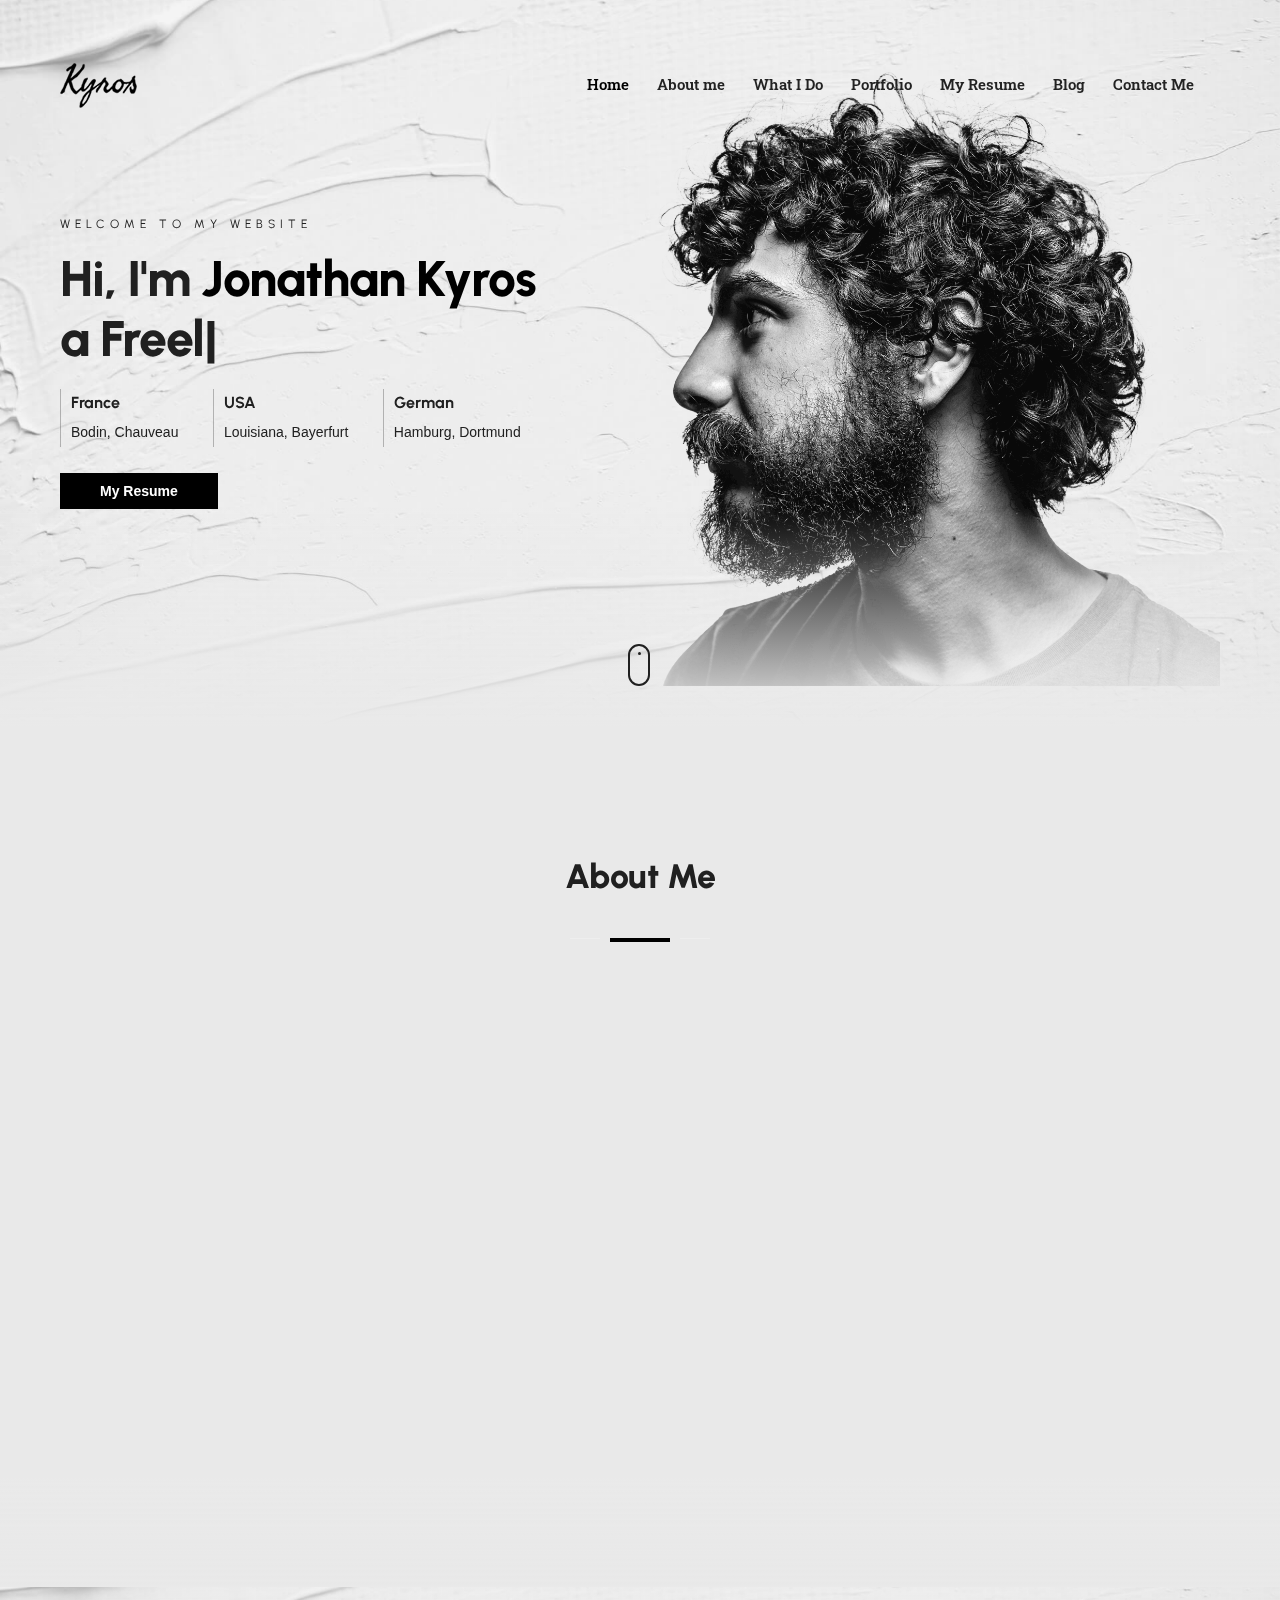
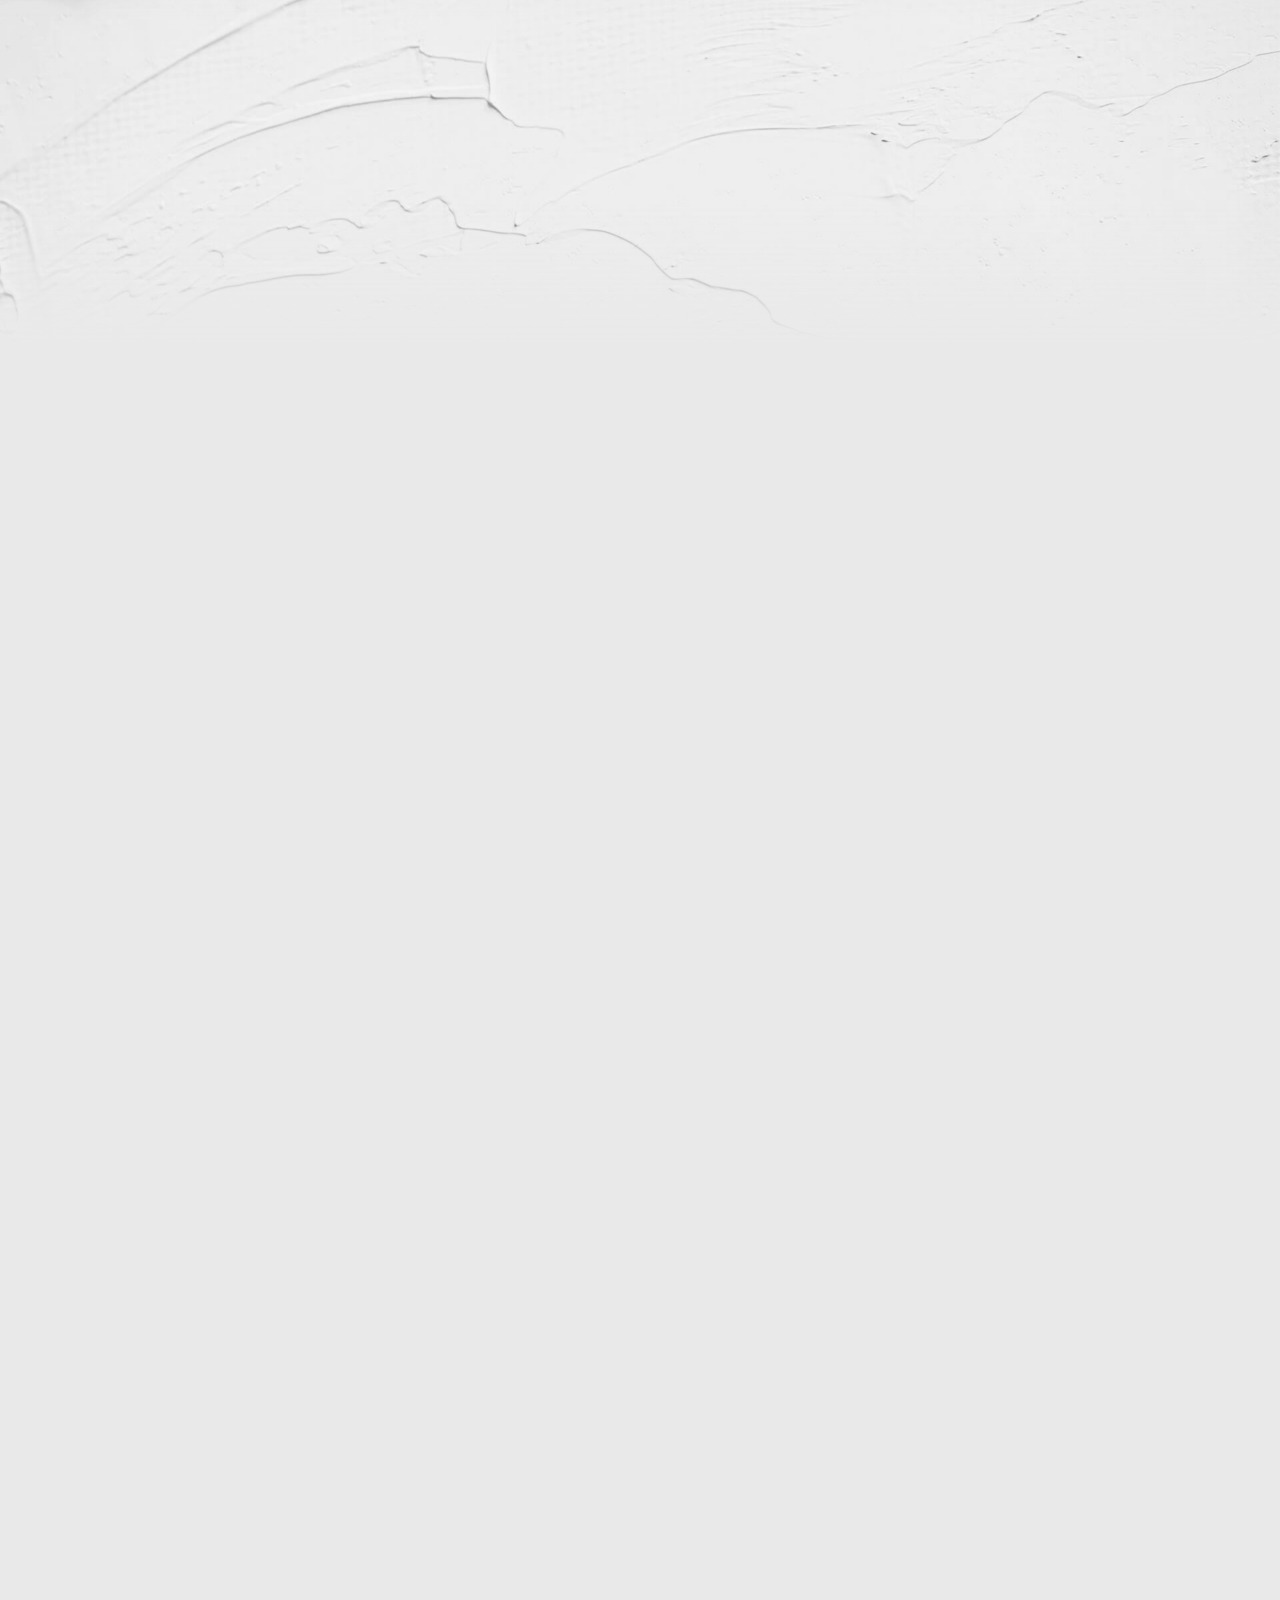
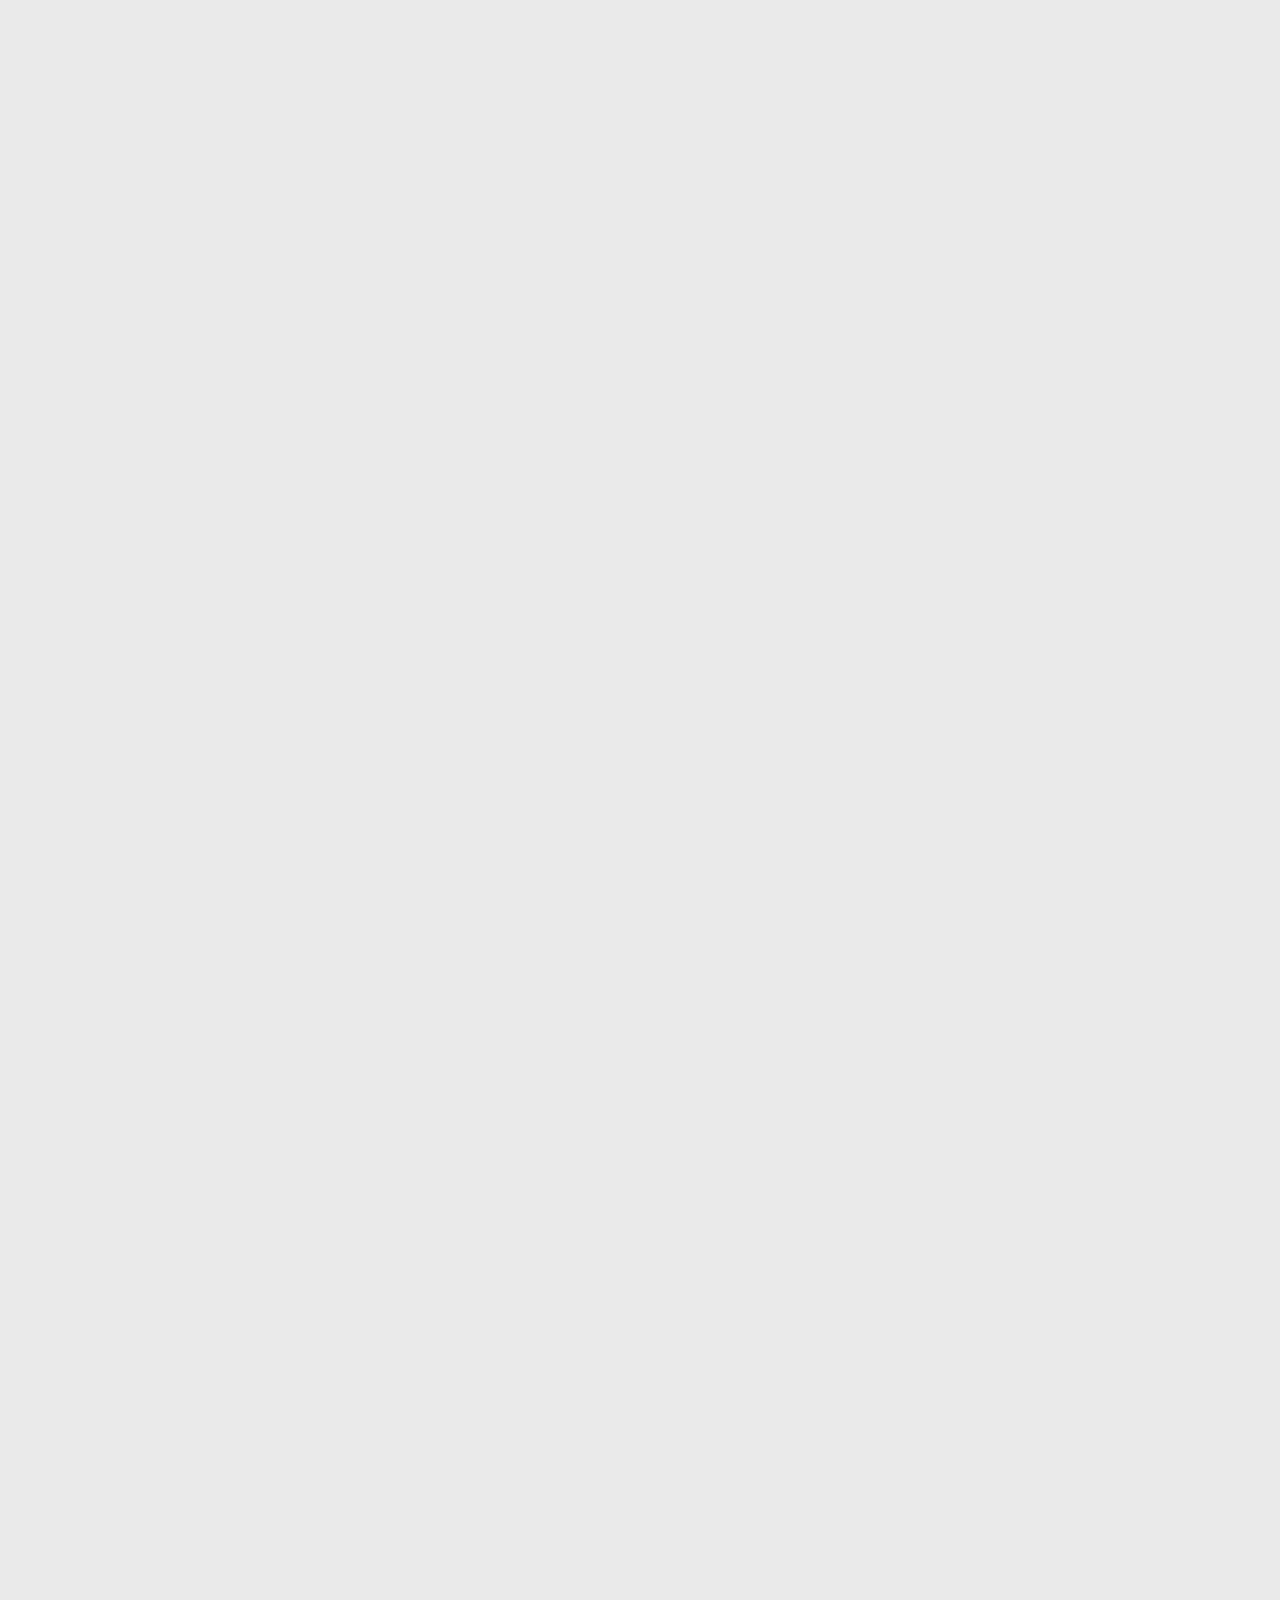
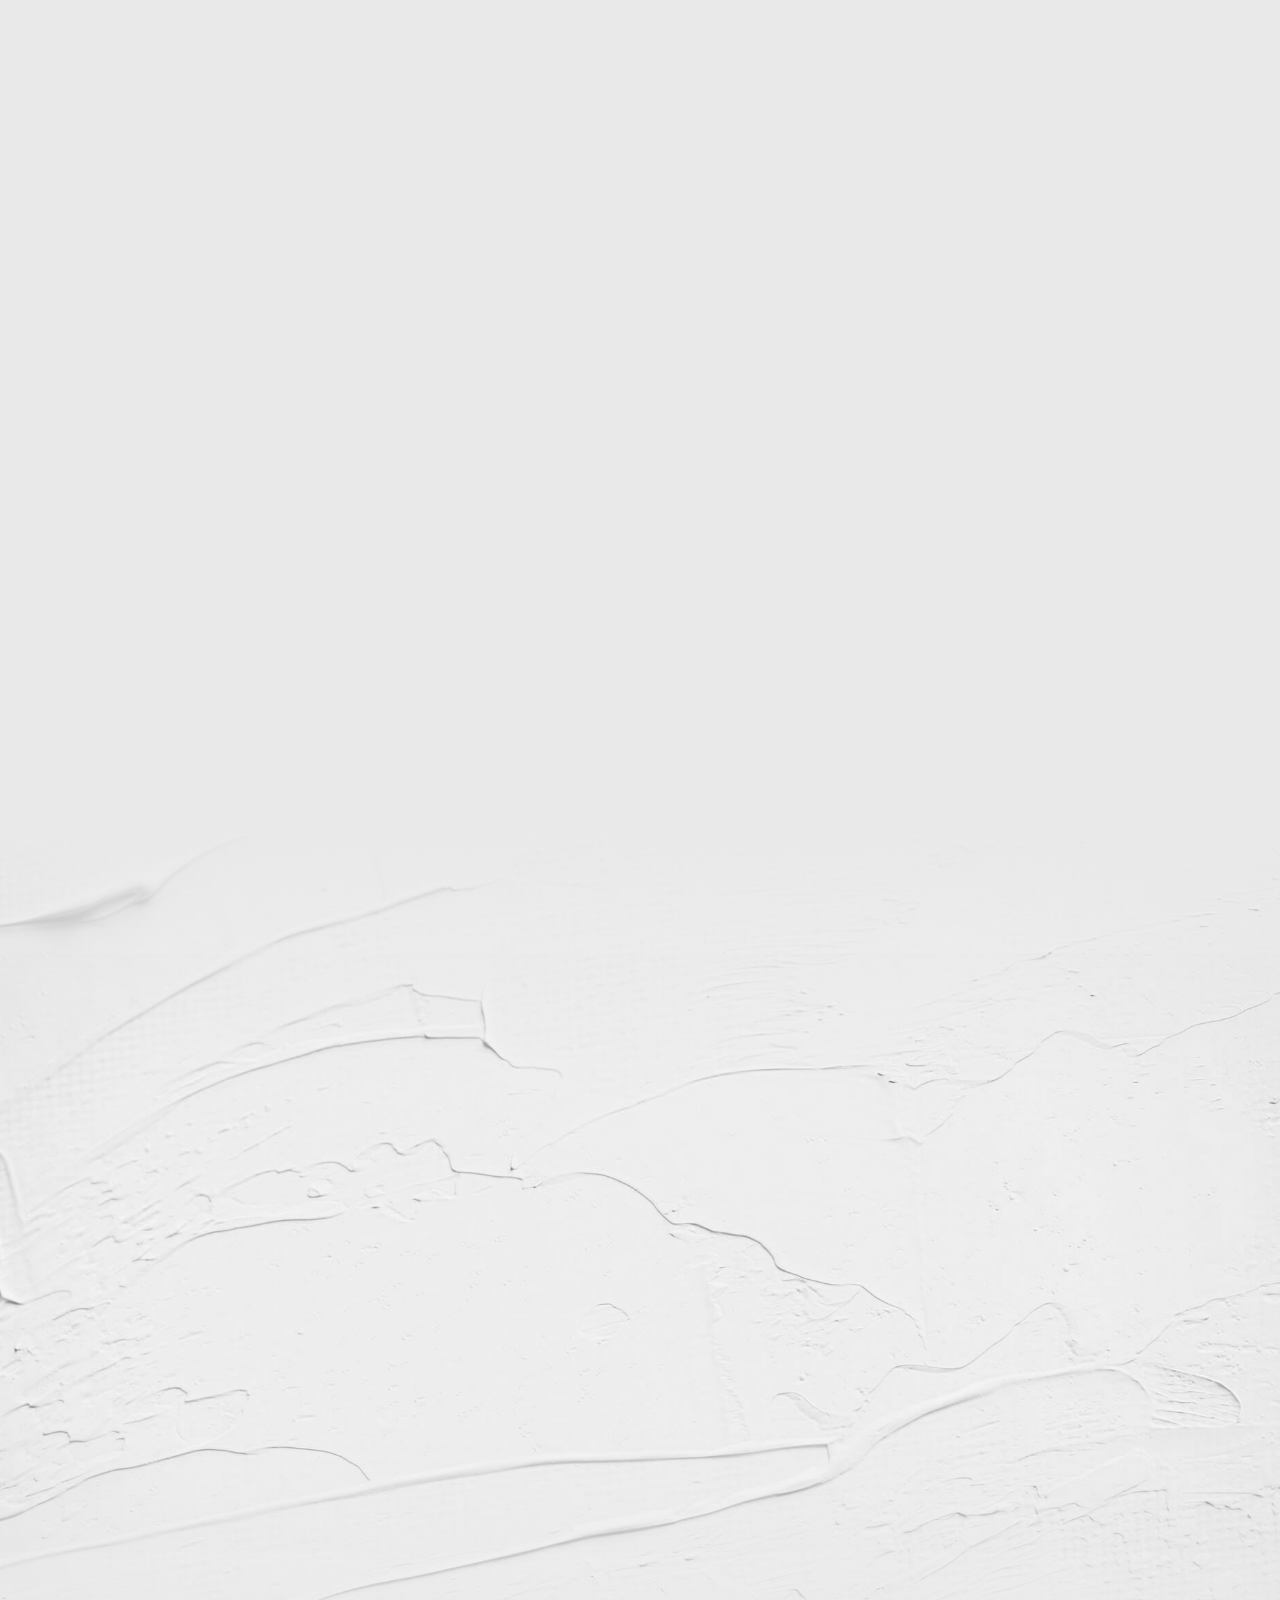
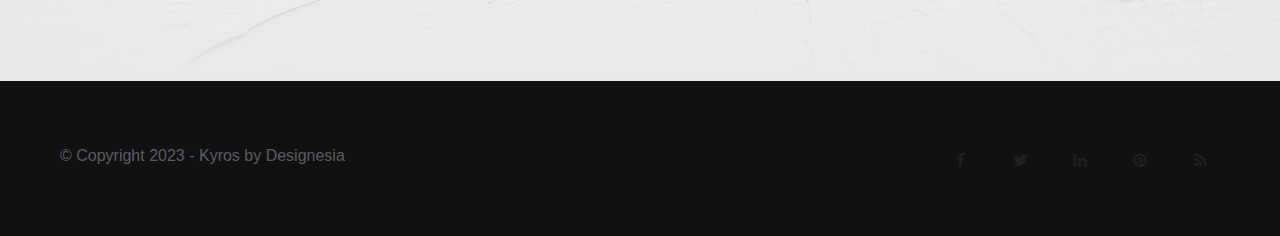
<file: index-grey.html>
<!DOCTYPE html>
<html lang="zxx">

<head>
    <title>Kyros - Personal Website</title>
    <link rel="icon" href="images/icon.png" type="image/gif" sizes="16x16">
    <meta content="text/html;charset=utf-8" http-equiv="Content-Type">
    <meta content="width=device-width, initial-scale=1.0" name="viewport" />
    <meta content="Kyros - Personal Website" name="description" />
    <meta content="" name="keywords" />
    <meta content="" name="author" />
    <!-- CSS Files
    ================================================== -->
    <link href="css/bootstrap.min.css" rel="stylesheet" type="text/css" id="bootstrap" />
    <link href="css/plugins.css" rel="stylesheet" type="text/css" />
    <link href="css/style.css" rel="stylesheet" type="text/css" />
    <link href="css/custom-style-4.css" rel="stylesheet" type="text/css" />
    <style>
        :root {
            --primary-color: #000000;
            --primary-color-rgb: 0,0,0;
        }
    </style>
    <link href="css/coloring.css" rel="stylesheet" type="text/css" />
</head>

<body class="onepage">
    <div id="wrapper">
        <!-- header begin -->
        <header class="transparent header-light">
            <div class="container">
                <div class="row">
                    <div class="col-md-12">
                        <div class="de-flex sm-pt10">
                            <div class="de-flex-col">
                                <div class="de-flex-col">
                                    <!-- logo begin -->
                                    <div id="logo">
                                        <a href="index.html">
                                            <img alt="" class="logo" src="images/logo-6.png" />
                                            <img alt="" class="logo-2" src="images/logo-6.png" />
                                        </a>
                                    </div>
                                    <!-- logo close -->
                                </div>
                            </div>
                            <div class="de-flex-col header-col-right">
                                <ul id="mainmenu">
                                    <li><a class="active" href="#top">Home<span></span></a></li>
                                    <li><a href="#section-about">About me<span></span></a></li>
                                    <li><a href="#section-services">What I Do<span></span></a></li>
                                    <li><a href="#section-portfolio">Portfolio<span></span></a></li>
                                    <li><a href="#section-resume">My Resume<span></span></a></li>
                                    <li><a href="#section-blog">Blog<span></span></a></li>
                                    <li><a href="#section-contact">Contact Me<span></span></a></li>
                                </ul>
                                <div class="menu_side_area">
                                    <span id="menu-btn"></span>
                                </div>
                            </div>
                        </div>
                    </div>
                </div>
            </div>
        </header>
        <!-- header close -->
        <!-- content begin -->
        <div class="no-bottom no-top" id="content">
            <div id="top"></div>

            <!-- page preloader begin -->
            <div id="preloader">
                <div class="preloader1"></div>
            </div>
            <!-- page preloader close -->
            
            <!-- float text begin -->
            <div class="float-text">
                <div class="de_social-icons">
                    <a href="#"><i class="fa fa-facebook fa-lg"></i></a>
                    <a href="#"><i class="fa fa-twitter fa-lg"></i></a>
                    <a href="#"><i class="fa fa-instagram fa-lg"></i></a>
                </div>
                <span>Follow Me</span>
            </div>
            <!-- float text close --> 

            <!-- load external content begin -->
            <div id="de_modal">
                <button class="button-close"></button>
                <div class="d-modal-loader"></div>
            </div>
             <!-- load external content close -->

            
            <section aria-label="section" class="jarallax no-top-md no-bottom sm-pt-120 overflow-hidden">
                <img src="images/background/l11.jpg" class="jarallax-img" alt="">
                <div class="container">
                        <div class="row align-items-center">
                            <div class="col-md-6">
                                <h5 class="s1 wow fadeInUp" data-wow-delay=".4s">Welcome to My Website</h5>
                                <div class="spacer-10"></div>
                                <div class="h1 wow fadeInUp" data-wow-delay=".6s">
                                    Hi, I'm <span class="id-color">Jonathan Kyros</span><br>a
                                    <div class="typed-strings">
                                        <p>Freelancer.</p>
                                        <p>Designer.</p>
                                        <p>Illustrator.</p>
                                        <p>Photographer.</p>
                                    </div>
                                    <div class="typed"></div>
                                </div>
                                <ul class="list_location wow fadeInUp" data-wow-delay=".8s">
                                    <li><span>France</span>Bodin, Chauveau</li>
                                    <li><span>USA</span>Louisiana, Bayerfurt</li>
                                    <li><span>German</span>Hamburg, Dortmund</li>
                                </ul>
                                <div class="spacer-10"></div>
                                <a class="btn-main wow fadeInUp" data-wow-delay=".6s" href="#section-resume">My Resume</a>
                            </div>
                            <div class="col-md-6">
                                <img src="images/misc/8.png" class="img-fluid wow fadeInUp" data-wow-delay=".8s" alt="">
                            </div>
                        </div>
                    </div>
                <a href="#section-about" class="mouse-icon-click scroll-to wow fadeInUp" data-wow-delay=".8s">
                    <span class="mouse fadeScroll relative" data-scroll-speed="10">
                        <span class="scroll"></span>
                    </span>
                </a>
                <div class="de-gradient-edge-bottom"></div>
            </section>
            <section id="section-about">
                <div class="container relative">
                    <div class="row">
                        <div class="col-md-12 text-center wow fadeInUp">
                            <h2>About Me</h2>
                            <div class="space-border"></div>
                        </div>
                        <div class="col-md-8 offset-md-2 text-center wow fadeInUp">
                            <p>I am a website designer from Lousiana, with a strong focus in UI/UX design. I love to get new experiences and always learn from my surroundings. I've done more than 285 projects. You can check it through portfolio section on
                                this website. I looking forward to any opportunities and challenges. </p>
                        </div>
                        <div class="spacer-single"></div>
                        <div class="col-lg-3 position-relative wow fadeIn" data-wow-delay=".2s">
                            <div class="position-relative">
                                <div class="progressbar" data-animate="false">
                                    <div class="circle" data-percent="90">
                                        <div></div>
                                    </div>
                                    <h4>HTML</h4>
                                </div>
                            </div>
                        </div>
                        <div class="col-lg-3 position-relative wow fadeIn" data-wow-delay=".4s">
                            <div class="position-relative">
                                <div class="progressbar" data-animate="false">
                                    <div class="circle" data-percent="85">
                                        <div></div>
                                    </div>
                                    <h4>CSS</h4>
                                </div>
                            </div>
                        </div>
                        <div class="col-lg-3 position-relative wow fadeIn" data-wow-delay=".6s">
                            <div class="position-relative">
                                <div class="progressbar" data-animate="false">
                                    <div class="circle" data-percent="80">
                                        <div></div>
                                    </div>
                                    <h4>PHP</h4>
                                </div>
                            </div>
                        </div>
                        <div class="col-lg-3 position-relative wow fadeIn" data-wow-delay=".8s">
                            <div class="position-relative">
                                <div class="progressbar" data-animate="false">
                                    <div class="circle" data-percent="75">
                                        <div></div>
                                    </div>
                                    <h4>jQuery</h4>
                                </div>
                            </div>
                        </div>
                    </div>
                </div>
            </section>
            <section id="section-my-quote" aria-label="section" class="jarallax no-top no-bottom">
                <div class="de-gradient-edge-top"></div>
                <img src="images/background/l11.jpg" class="jarallax-img" alt="">
                <div class="container">
                    <div class="row align-items-center">
                        <div class="col-md-10 offset-md-1">
                            <blockquote class="q-big wow fadeIn" data-wow-duration="3s">
                                <i class="d-big icon_quotations"></i>
                                Do more than is required. What is the distance between someone who achieves their goals consistently and those who spend their lives and careers merely following? The extra mile.
                                <span class="d-quote-by">Kyros Noriaki</span>
                            </blockquote>
                            <div class="spacer-double"></div>
                        </div>
                    </div>
                    </div>
                <div class="de-gradient-edge-bottom"></div>
            </section>
            <section id="section-services" class="no-bottom">
                <div class="container relative">
                    <div class="row">
                        <div class="col-md-12 text-center wow fadeInUp">
                            <h2>What I Do</h2>
                            <div class="space-border"></div>
                        </div>
                        <div class="spacer-single"></div>
                        <div class="row">
                            <div class="col-lg-4 wow fadeIn" data-wow-delay=".2s">
                                <div class="de-card-v1">
                                    <div class="d-inner">
                                        <i class="icon_genius id-color"></i>
                                        <div class="text">
                                            <h3>Branding</h3>
                                            Ex velit cupidatat magna voluptate deserunt quis et dolor adipisicing elit culpa ad exercitation proident irure deserunt irure.
                                        </div>
                                    </div>
                                </div>
                            </div>
                            <div class="col-lg-4 wow fadeIn" data-wow-delay=".4s">
                                <div class="de-card-v1">
                                    <div class="d-inner">
                                        <i class="icon_tools id-color"></i>
                                        <div class="text">
                                            <h3>Development</h3>
                                            Ex velit cupidatat magna voluptate deserunt quis et dolor adipisicing elit culpa ad exercitation proident irure deserunt irure.
                                        </div>
                                    </div>
                                </div>
                            </div>
                            <div class="col-lg-4 wow fadeIn" data-wow-delay=".6s">
                                <div class="de-card-v1">
                                    <div class="d-inner">
                                        <i class="icon_camera_alt id-color"></i>
                                        <div class="text">
                                            <h3>Photography</h3>
                                            Ex velit cupidatat magna voluptate deserunt quis et dolor adipisicing elit culpa ad exercitation proident irure deserunt irure.
                                        </div>
                                    </div>
                                </div>
                            </div>
                        </div>
                    </div>
                </div>
            </section>
            <section id="section-portfolio" class="no-bottom">
                <div class="container relative">
                    <div class="row">
                        <div class="col-md-12 text-center wow fadeInUp">
                            <h2>Portfolio</h2>
                            <div class="space-border"></div>
                        </div>
                    </div>
                    <div id="gallery" class="row sequence">
                        <div class="col-md-4 item">
                            <div class="de_modal wow" data-url="single-project.html">
                                <div class="card-image-1 mod-c" data-tilt>
                                    <div class="d-text">
                                        <h3>Single Image</h3>
                                        <h5 class="d-tag">website</h5>
                                    </div>
                                    <img src="images/gallery/1.jpg" class="img-fluid" alt="">
                                </div>
                            </div>
                        </div>
                        <div class="col-md-4 item">
                            <div class="de_modal wow" data-url="single-project-2.html">
                                <div class="card-image-1 mod-c" data-tilt>
                                    <div class="d-text">
                                        <h3>Multiple Images</h3>
                                        <h5 class="d-tag">website</h5>
                                    </div>
                                    <img src="images/gallery/2.jpg" class="img-fluid" alt="">
                                </div>
                            </div>
                        </div>
                        <div class="col-md-4 item">
                            <div class="de_modal wow" data-url="single-project-3.html">
                                <div class="card-image-1 mod-c" data-tilt>
                                    <div class="d-text">
                                        <h3>Self Hosted Video</h3>
                                        <h5 class="d-tag">website</h5>
                                    </div>
                                    <img src="images/gallery/3.jpg" class="img-fluid" alt="">
                                </div>
                            </div>
                        </div>
                        <div class="col-md-4 item">
                            <div class="de_modal wow" data-url="single-project.html">
                                <div class="card-image-1 mod-c" data-tilt>
                                    <div class="d-text">
                                        <h3>Bluetec App</h3>
                                        <h5 class="d-tag">website</h5>
                                    </div>
                                    <img src="images/gallery/4.jpg" class="img-fluid" alt="">
                                </div>
                            </div>
                        </div>
                        <div class="col-md-4 item">
                            <div class="de_modal wow" data-url="single-project.html">
                                <div class="card-image-1 mod-c" data-tilt>
                                    <div class="d-text">
                                        <h3>Uhost Hosting</h3>
                                        <h5 class="d-tag">website</h5>
                                    </div>
                                    <img src="images/gallery/5.jpg" class="img-fluid" alt="">
                                </div>
                            </div>
                        </div>
                        <div class="col-md-4 item">
                            <div class="de_modal wow" data-url="single-project.html">
                                <div class="card-image-1 mod-c" data-tilt>
                                    <div class="d-text">
                                        <h3>Bolo Creative</h3>
                                        <h5 class="d-tag">website</h5>
                                    </div>
                                    <img src="images/gallery/6.jpg" class="img-fluid" alt="">
                                </div>
                            </div>
                        </div>
                    </div>
                </div>
            </section>
            <section id="section-resume">
                <div class="container relative">
                    <div class="row">
                        <div class="col-md-12 text-center wow fadeInUp">
                            <h2>My Resume</h2>
                            <div class="space-border"></div>
                        </div>
                    </div>
                    <div class="row gh-5">
                        <div class="col-lg-6 wow fadeInUp">
                            <div class="p-4">
                                <h3 class="s_border">Experiences</h3>
                                <ul class="d_timeline">
                                    <li class="d_timeline-item">
                                        <h3 class="d_timeline-title">2014 - now</h3>
                                        <p class="d_timeline-text"><span class="d_title">Founder &amp; Creative Director</span><span class="d_company">Kyros Studio</span>Lorem ipsum dolor sit amet consectetur adipisicing elit. Animi tempora perferendis vero officia enim impedit voluptatem dignissimos, veniam ratione est alias rerum aperiam, nam aliquam reprehenderit iste dolor.</p>
                                    </li>
                                    <li class="d_timeline-item">
                                        <h3 class="d_timeline-title">2010 - 2014</h3>
                                        <p class="d_timeline-text"><span class="d_title">Senior UI / UX Designer</span><span class="d_company">Google Inc</span>Lorem ipsum dolor sit amet consectetur adipisicing elit. Animi tempora perferendis vero officia enim impedit voluptatem dignissimos, veniam ratione est alias rerum aperiam, nam aliquam reprehenderit iste dolor.</p>
                                    </li>
                                    <li class="d_timeline-item">
                                        <h3 class="d_timeline-title">2008 - 2010</h3>
                                        <p class="d_timeline-text"><span class="d_title">Graphic Designer</span><span class="d_company">Kyros Studio</span>Lorem ipsum dolor sit amet consectetur adipisicing elit. Animi tempora perferendis vero officia enim impedit voluptatem dignissimos, veniam ratione est alias rerum aperiam, nam aliquam reprehenderit iste dolor.</p>
                                    </li>
                                </ul>
                            </div>
                        </div>
                        <div class="col-lg-6 wow fadeInUp">
                            <div class="p-4">
                                <h3 class="s_border">Education</h3>
                                <ul class="d_timeline">
                                    <li class="d_timeline-item">
                                        <h3 class="d_timeline-title">2004 - 2008</h3>
                                        <p class="d_timeline-text"><span class="d_title">Master in Design</span><span class="d_company">New York University</span>Lorem ipsum dolor sit amet consectetur adipisicing elit. Animi tempora perferendis vero officia enim impedit voluptatem dignissimos, veniam ratione est alias rerum aperiam, nam aliquam reprehenderit iste dolor.</p>
                                    </li>
                                    <li class="d_timeline-item">
                                        <h3 class="d_timeline-title">2004 - 2008</h3>
                                        <p class="d_timeline-text"><span class="d_title">Bachelor of Arts</span><span class="d_company">University of London</span>Lorem ipsum dolor sit amet consectetur adipisicing elit. Animi tempora perferendis vero officia enim impedit voluptatem dignissimos, veniam ratione est alias rerum aperiam, nam aliquam reprehenderit iste dolor.</p>
                                    </li>
                                    <li class="d_timeline-item">
                                        <h3 class="d_timeline-title">2006 - 2004</h3>
                                        <p class="d_timeline-text"><span class="d_title">Artist of College</span><span class="d_company">University of Sydney</span>Lorem ipsum dolor sit amet consectetur adipisicing elit. Animi tempora perferendis vero officia enim impedit voluptatem dignissimos, veniam ratione est alias rerum aperiam, nam aliquam reprehenderit iste dolor.</p>
                                    </li>
                                </ul>
                            </div>
                        </div>
                    </div>
                </div>
            </section>
            <section id="section-fun-facts" aria-label="section" class="jarallax no-top no-bottom">
                <div class="de-gradient-edge-top"></div>
                <img src="images/background/l11.jpg" class="jarallax-img" alt="">
                <div class="container">
                        <div class="row">
                            <div class="col-md-3 wow fadeIn" data-wow-delay="0">
                                <div class="de_count text-center">
                                    <h3 class="timer" data-to="8240" data-speed="2500">0</h3>
                                    <span>Hours of Works</span>
                                </div>
                            </div>

                            <div class="col-md-3 wow fadeIn" data-wow-delay=".25s">
                                <div class="de_count text-center">
                                    <h3 class="timer" data-to="315" data-speed="2500">0</h3>
                                    <span>Projects Done</span>
                                </div>
                            </div>

                            <div class="col-md-3 wow fadeIn" data-wow-delay=".5s">
                                <div class="de_count text-center">
                                    <h3 class="timer" data-to="250" data-speed="2500">0</h3>
                                    <span>Satisfied Customers</span>
                                </div>
                            </div>

                            <div class="col-md-3 wow fadeIn" data-wow-delay=".75s">
                                <div class="de_count text-center">
                                    <h3 class="timer" data-to="32" data-speed="2500">0</h3>
                                    <span>Awards Winning</span>
                                </div>
                            </div>
                        </div>
                    </div>
                <div class="de-gradient-edge-bottom"></div>
            </section>
            <section id="section-blog" class="no-bottom">
                <div class="container relative">
                    <div class="row">
                        <div class="col-md-12 text-center wow fadeInUp">
                            <h2>Recent Blog</h2>
                            <div class="space-border"></div>
                        </div>
                    </div>
                    <div id="carousel-blog" class="owl-carousel wow fadeInUp">
                        <div class="bloglist item">
                            <div class="post-content">
                                <div class="post-image">
                                    <div class="de_modal" data-url="single-blog.html"><img alt="" src="images/blog/1.jpg" class="lazy grayscale"></div>
                                </div>
                                <div class="post-text">
                                    <h4 class="de_modal" data-url="single-blog.html">How to Make Better User Interface</h4>
                                    <p>Dolore officia sint incididunt non excepteur ea mollit commodo ut enim reprehenderit cupidatat labore ad laborum consectetur consequat...</p>
                                </div>
                            </div>
                        </div>
                        <div class="bloglist item">
                            <div class="post-content">
                                <div class="post-image">
                                    <div class="de_modal" data-url="single-blog.html"><img alt="" src="images/blog/2.jpg" class="lazy grayscale"></div>
                                </div>
                                <div class="post-text">
                                    <h4 class="de_modal" data-url="single-blog.html">10 Web Design Tips From Experts</h4>
                                    <p>Dolore officia sint incididunt non excepteur ea mollit commodo ut enim reprehenderit cupidatat labore ad laborum consectetur consequat...</p>
                                </div>
                            </div>
                        </div>
                        <div class="bloglist item">
                            <div class="post-content">
                                <div class="post-image">
                                    <div class="de_modal" data-url="single-blog.html"><img alt="" src="images/blog/3.jpg" class="lazy grayscale"></div>
                                </div>
                                <div class="post-text">
                                    <h4 class="de_modal" data-url="single-blog.html">The Importance of Web Design</h4>
                                    <p>Dolore officia sint incididunt non excepteur ea mollit commodo ut enim reprehenderit cupidatat labore ad laborum consectetur consequat...</p>
                                </div>
                            </div>
                        </div>
                        <div class="bloglist item">
                            <div class="post-content">
                                <div class="post-image">
                                    <div class="de_modal" data-url="single-blog.html"><img alt="" src="images/blog/4.jpg" class="lazy grayscale"></div>
                                </div>
                                <div class="post-text">
                                    <h4 class="de_modal" data-url="single-blog.html">10 Web Design Tips From Experts</h4>
                                    <p>Dolore officia sint incididunt non excepteur ea mollit commodo ut enim reprehenderit cupidatat labore ad laborum consectetur consequat...</p>
                                </div>
                            </div>
                        </div>
                        <div class="bloglist item">
                            <div class="post-content">
                                <div class="post-image">
                                    <div class="de_modal" data-url="single-blog.html"><img alt="" src="images/blog/5.jpg" class="lazy grayscale"></div>
                                </div>
                                <div class="post-text">
                                    <h4 class="de_modal" data-url="single-blog.html">The Importance of Web Design</h4>
                                    <p>Dolore officia sint incididunt non excepteur ea mollit commodo ut enim reprehenderit cupidatat labore ad laborum consectetur consequat...</p>
                                </div>
                            </div>
                        </div>
                        <div class="bloglist item">
                            <div class="post-content">
                                <div class="post-image">
                                    <div class="de_modal" data-url="single-blog.html"><img alt="" src="images/blog/6.jpg" class="lazy grayscale"></div>
                                </div>
                                <div class="post-text">
                                    <h4 class="de_modal" data-url="single-blog.html">Tips for Healthy Teeth<span></span></h4>
                                    <p>Dolore officia sint incididunt non excepteur ea mollit commodo ut enim reprehenderit cupidatat labore ad laborum consectetur consequat...</p>
                                </div>
                            </div>
                        </div>
                    </div>
                </div>
            </section>
            <section id="section-contact" class="jarallax">
                <div class="de-gradient-edge-top"></div>
                <img src="images/background/l11.jpg" class="jarallax-img" alt="">
                <div class="container z-index-1000">
                    <div class="row">
                        <div class="col-md-12 text-center wow fadeInUp">
                            <h2>Contact Me</h2>
                            <div class="space-border"></div>
                        </div>
                        <div class="col-lg-8 offset-lg-2 wow fadeInUp">
                            <div class="contact_form_wrapper">
                                <form name="contactForm" id="contact_form" class="form-border" method="post" action="#">
                                    <div class="row">
                                        <div class="col-md-4">
                                            <div class="field-set">
                                                <input type="text" name="Name" id="name" class="form-control" placeholder="Your Name" required>
                                            </div>
                                        </div>
                                        <div class="col-md-4">
                                            <div class="field-set">
                                                <input type="text" name="Email" id="email" class="form-control" placeholder="Your Email" required>
                                            </div>
                                        </div>
                                        <div class="col-md-4">
                                            <div class="field-set">
                                                <input type="text" name="phone" id="phone" class="form-control" placeholder="Your Phone" required>
                                            </div>
                                        </div>
                                    </div>
                                    <div class="text-center">
                                        <div class="field-set">
                                            <textarea name="message" id="message" class="form-control" placeholder="Your Message" required></textarea>
                                        </div>
                                        <div class="g-recaptcha" data-sitekey="copy-your-site-key-here"></div>
                                        <div id='submit' class="mt10">
                                            <input type='submit' id='send_message' value='Send Message' class="btn-main">
                                        </div>

                                        <div id="success_message" class='success'>
                                            Your message has been sent successfully. Refresh this page if you want to send more messages.
                                        </div>
                                        <div id="error_message" class='error'>
                                            Sorry there was an error sending your form.
                                        </div>

                                    </div>
                                </form>
                            </div>
                            <div class="spacer-double"></div>
                            <div class="row text-center wow fadeInUp">
                                <div class="col-md-4">
                                    <div class="wm-1"></div>
                                    <h6>Email Me</h6>
                                    <p>contact@kyrosnoriaki.com</p>
                                </div>
                                <div class="col-md-4">
                                    <div class="wm-1"></div>
                                    <h6>Call Me</h6>
                                    <p>+1 700 333 92 96</p>
                                </div>
                                <div class="col-md-4">
                                    <div class="wm-1"></div>
                                    <h6>Address</h6>
                                    <p>Collins Street West, Louisiana, Bayerfurt, USA</p>
                                </div>
                            </div>
                        </div>
                    </div>
                </div>
                <div class="de-gradient-edge-bottom"></div>
            </section>
        </div>
        <!-- content close -->
        <a href="#" id="back-to-top"></a>
        <!-- footer begin -->
        <footer>
            <div class="container">
                <div class="row">
                    <div class="col-md-6">
                        <a href="index.html">
                            <span class="copy">&copy; Copyright 2023 - Kyros by Designesia</span>
                        </a>
                    </div>
                    <div class="col-md-6">
                        <div class="social-icons">
                            <a href="#"><i class="fa fa-facebook fa-lg"></i></a>
                            <a href="#"><i class="fa fa-twitter fa-lg"></i></a>
                            <a href="#"><i class="fa fa-linkedin fa-lg"></i></a>
                            <a href="#"><i class="fa fa-pinterest fa-lg"></i></a>
                            <a href="#"><i class="fa fa-rss fa-lg"></i></a>
                        </div>
                    </div>
                </div>
            </div>
        </footer>
        <!-- footer close -->
    </div>
    <!-- Javascript Files
    ================================================== -->
    <script src="js/plugins.js"></script>
    <script src="js/designesia.js"></script>
    <script src='https://www.google.com/recaptcha/api.js' async defer></script>
    <script src="form.js"></script>
    <script>
    jQuery(document).ready(function() {
        $(function() {
            // jquery typed plugin
            $(".typed").typed({
                stringsElement: $('.typed-strings'),
                typeSpeed: 100,
                backDelay: 500,
                loop: true,
                contentType: 'html', // or text
                // defaults to false for infinite loop
                loopCount: false,
                callback: function() { null; },
                resetCallback: function() { newTyped(); }
            });
        });
    });
    </script>
</body>

</html>
</file>
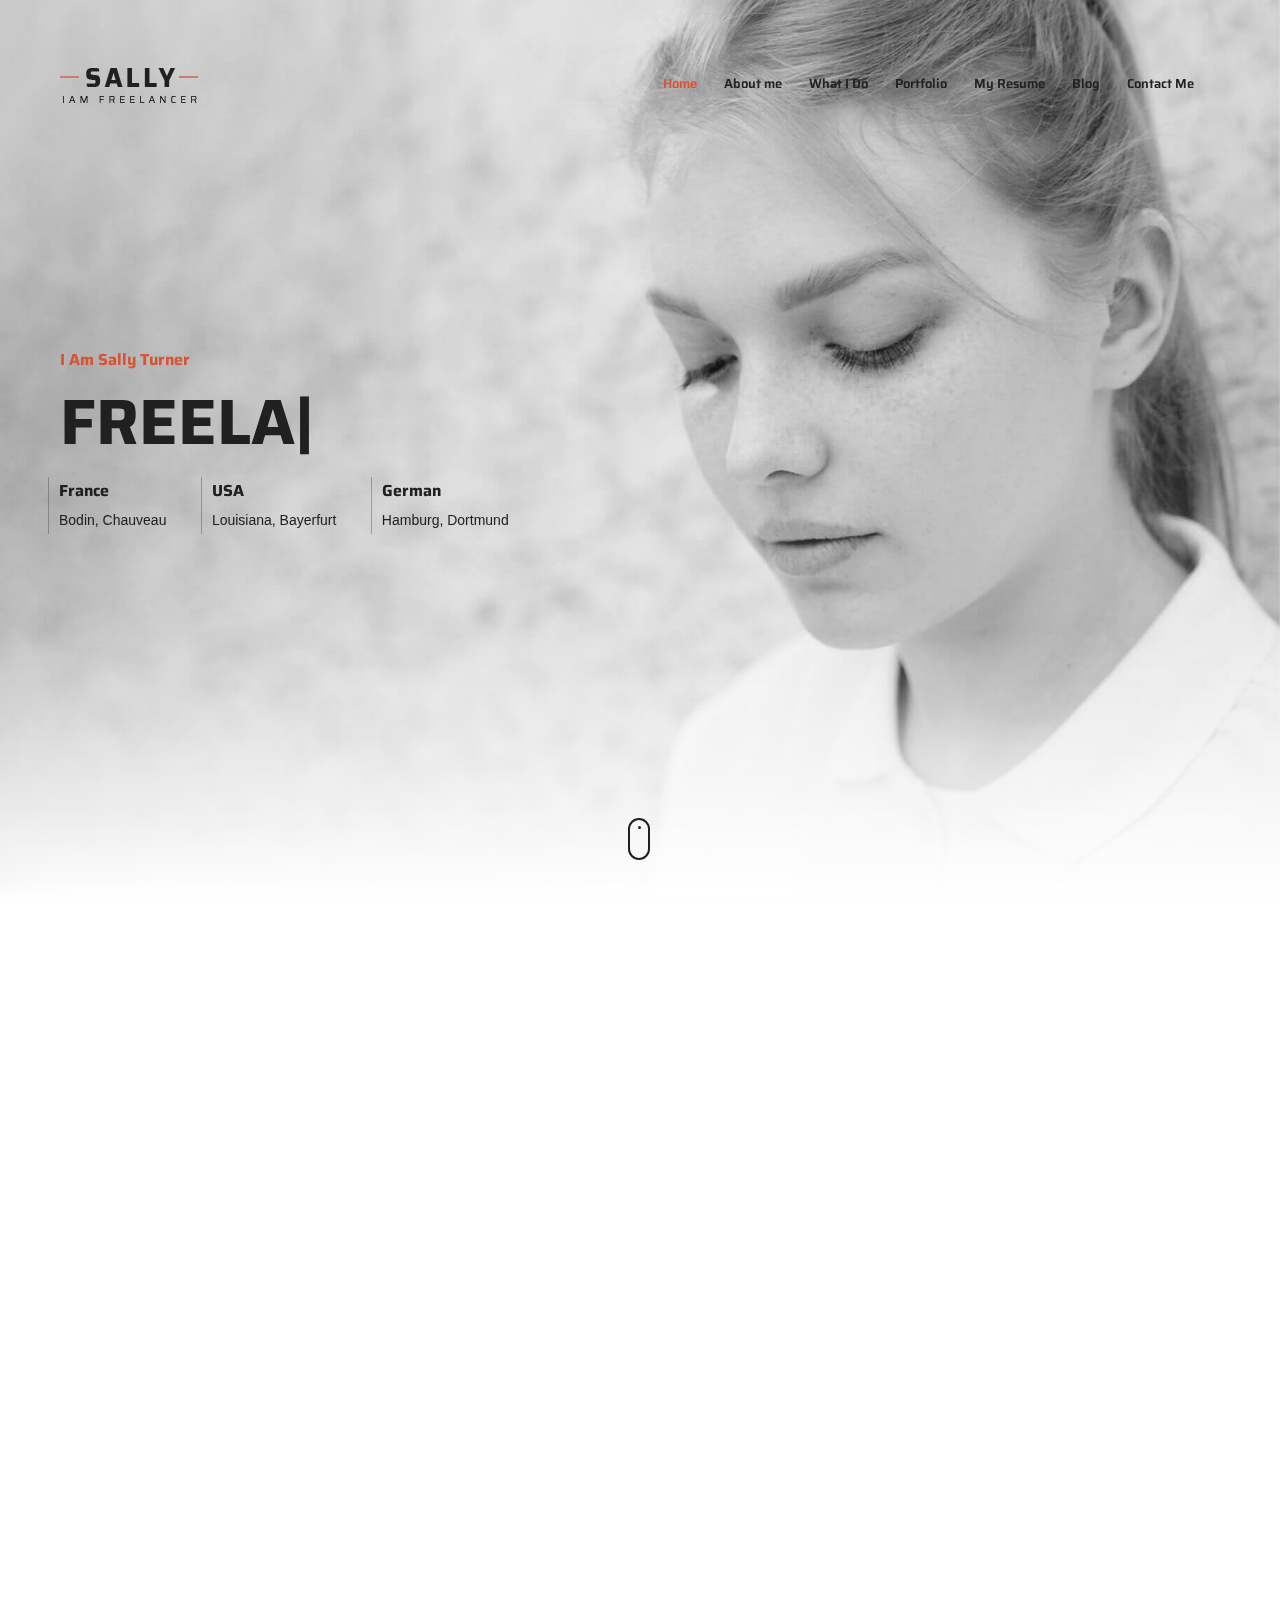
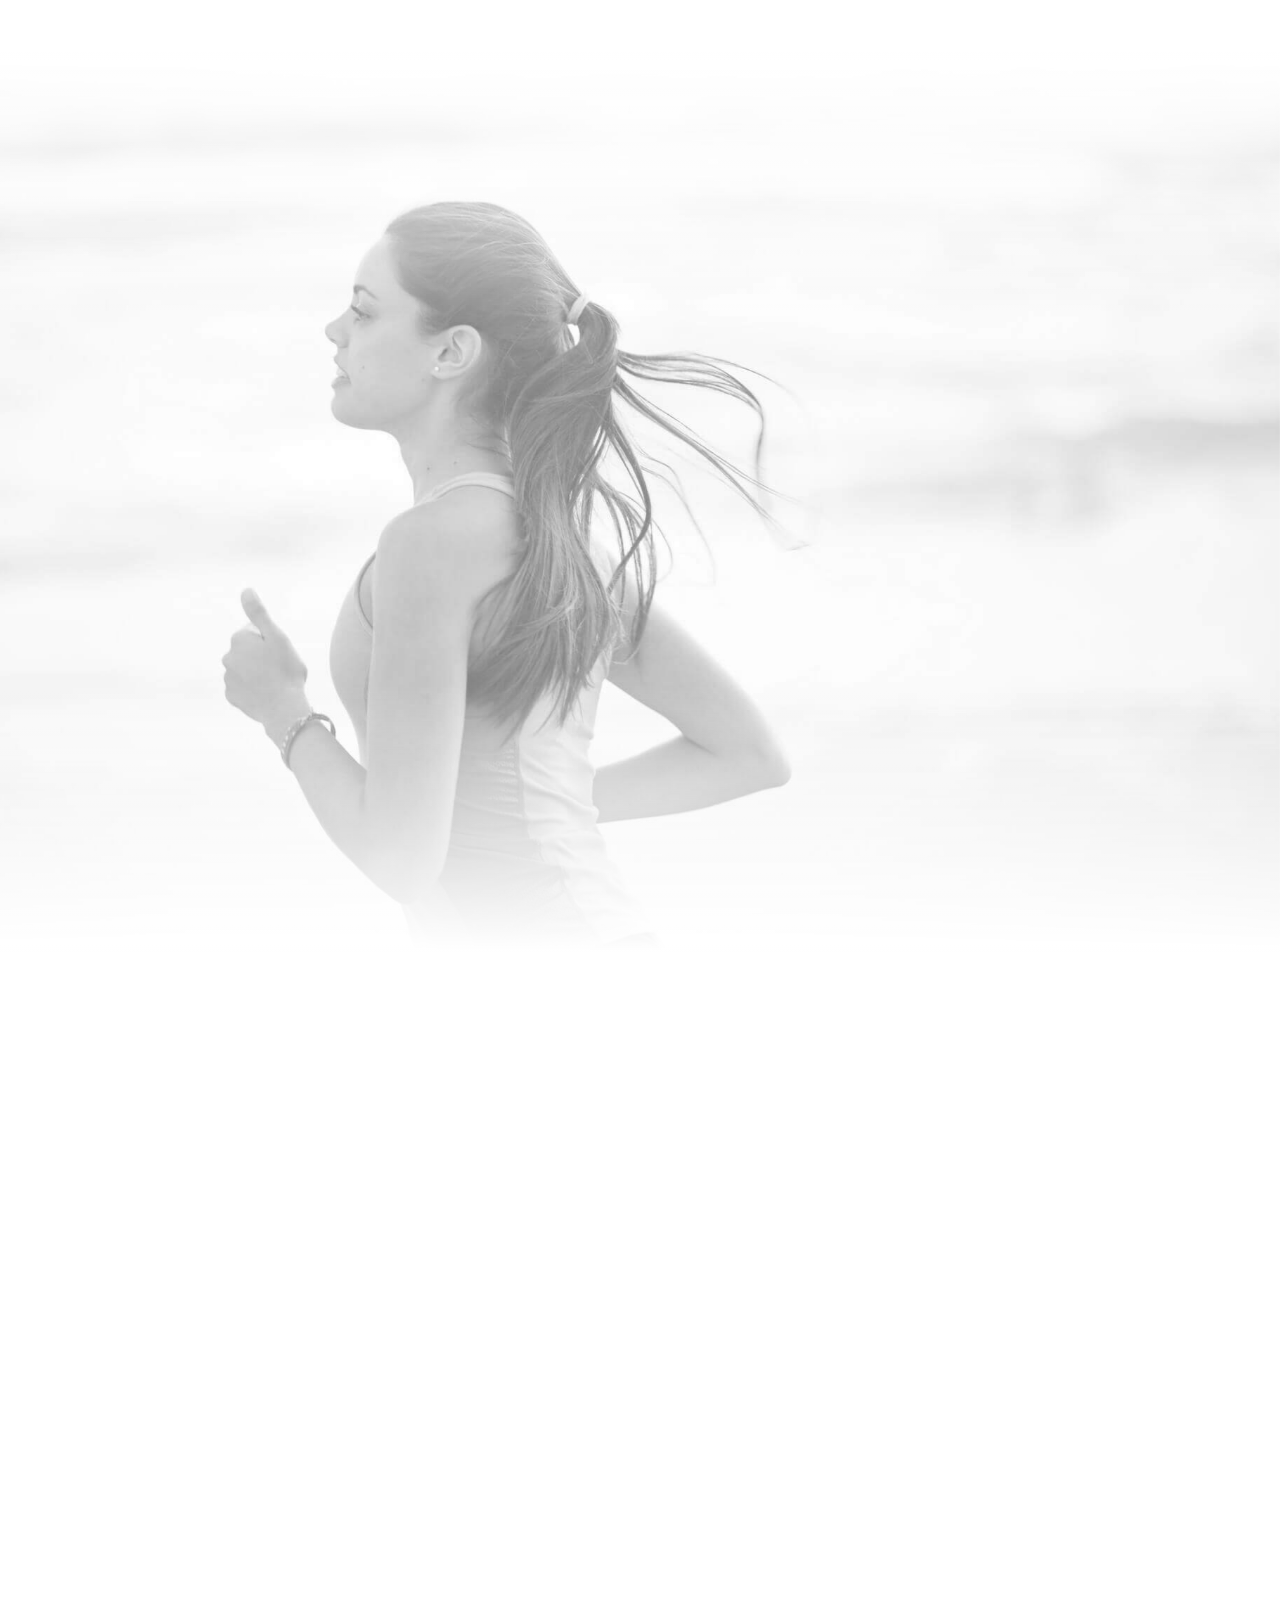
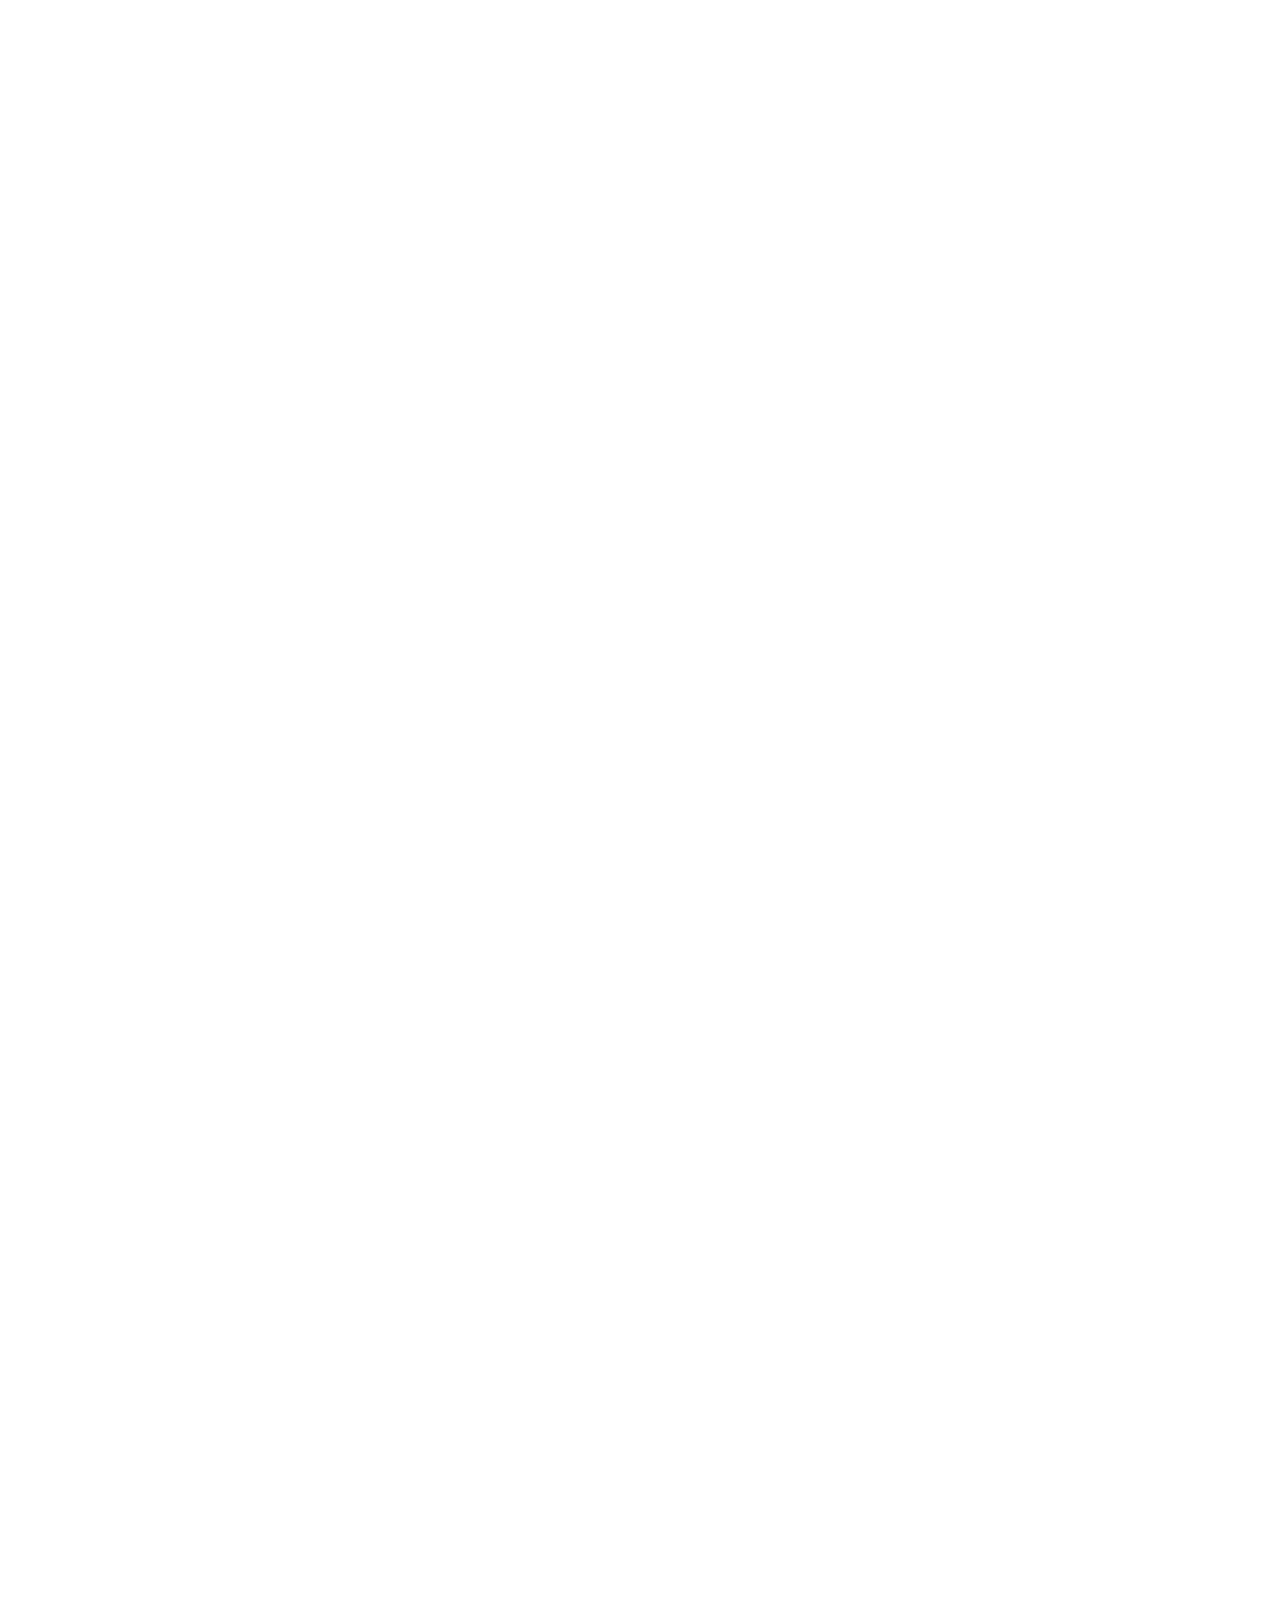
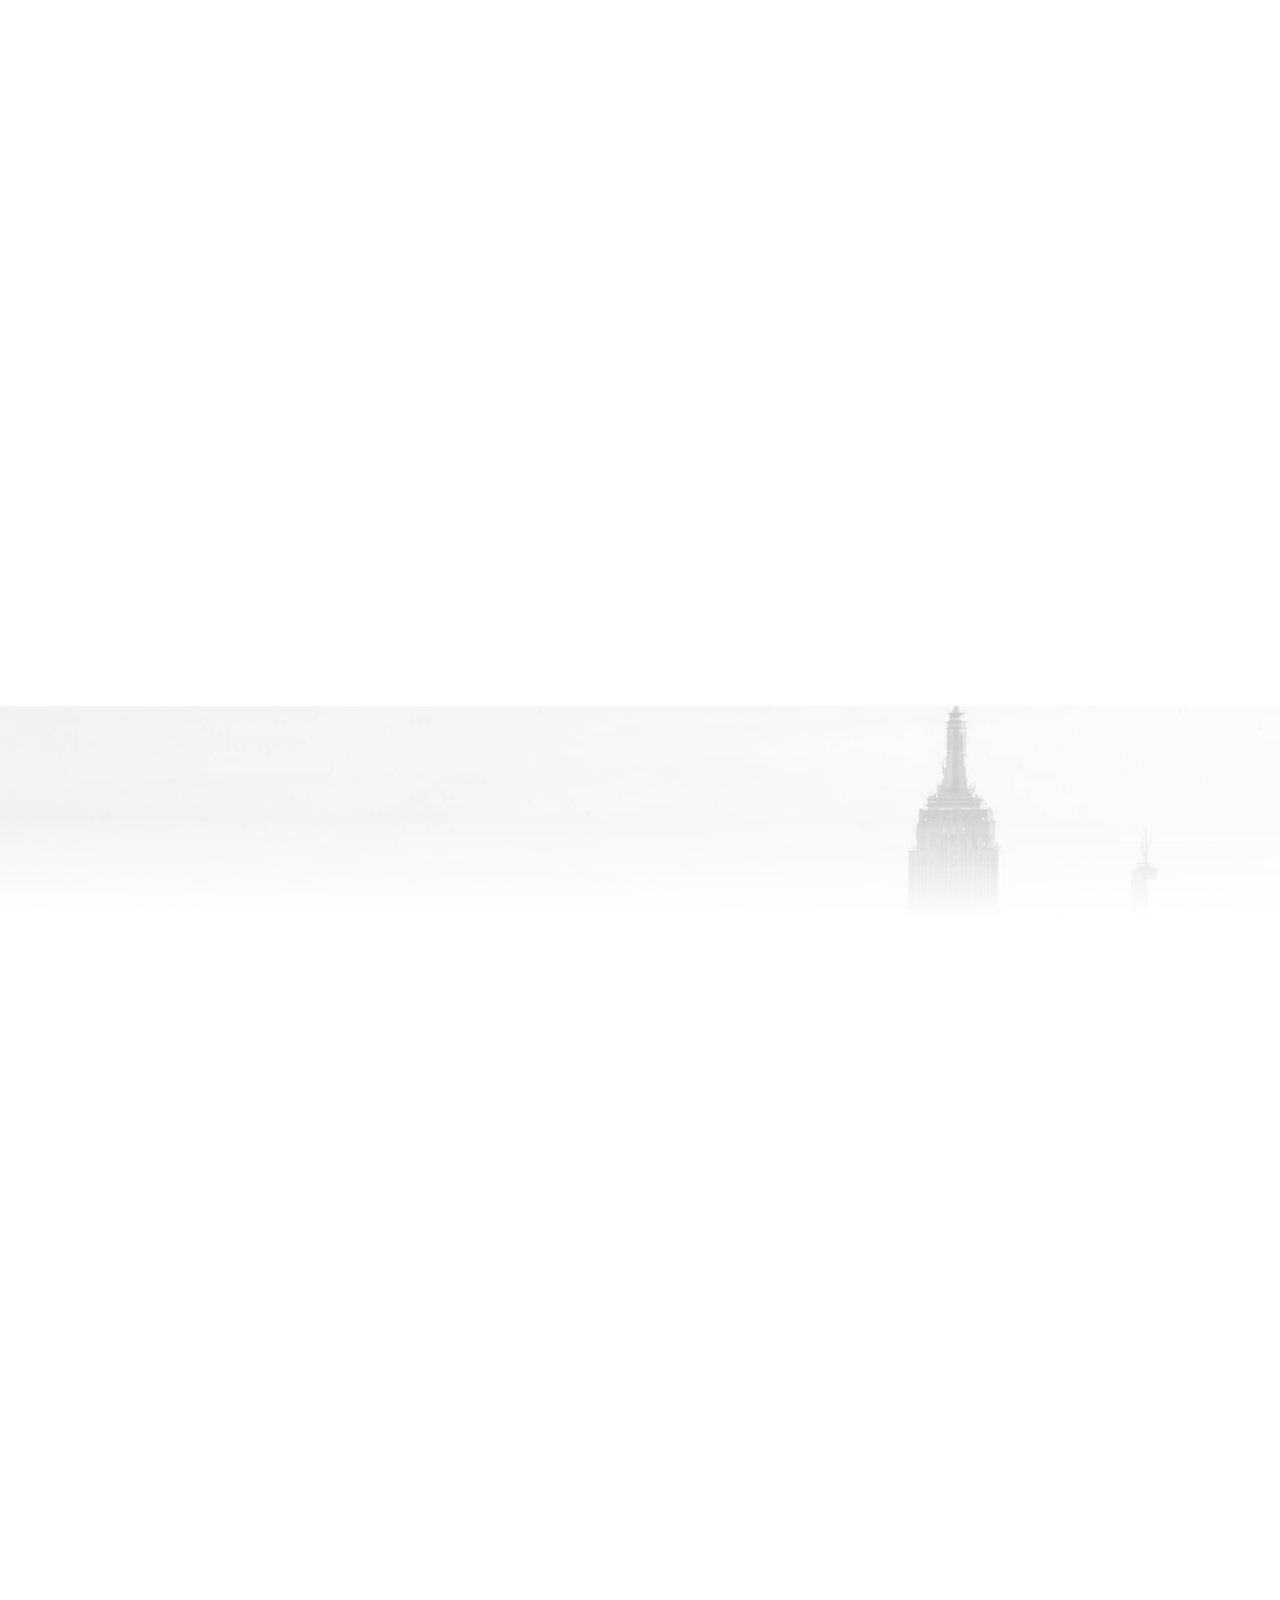
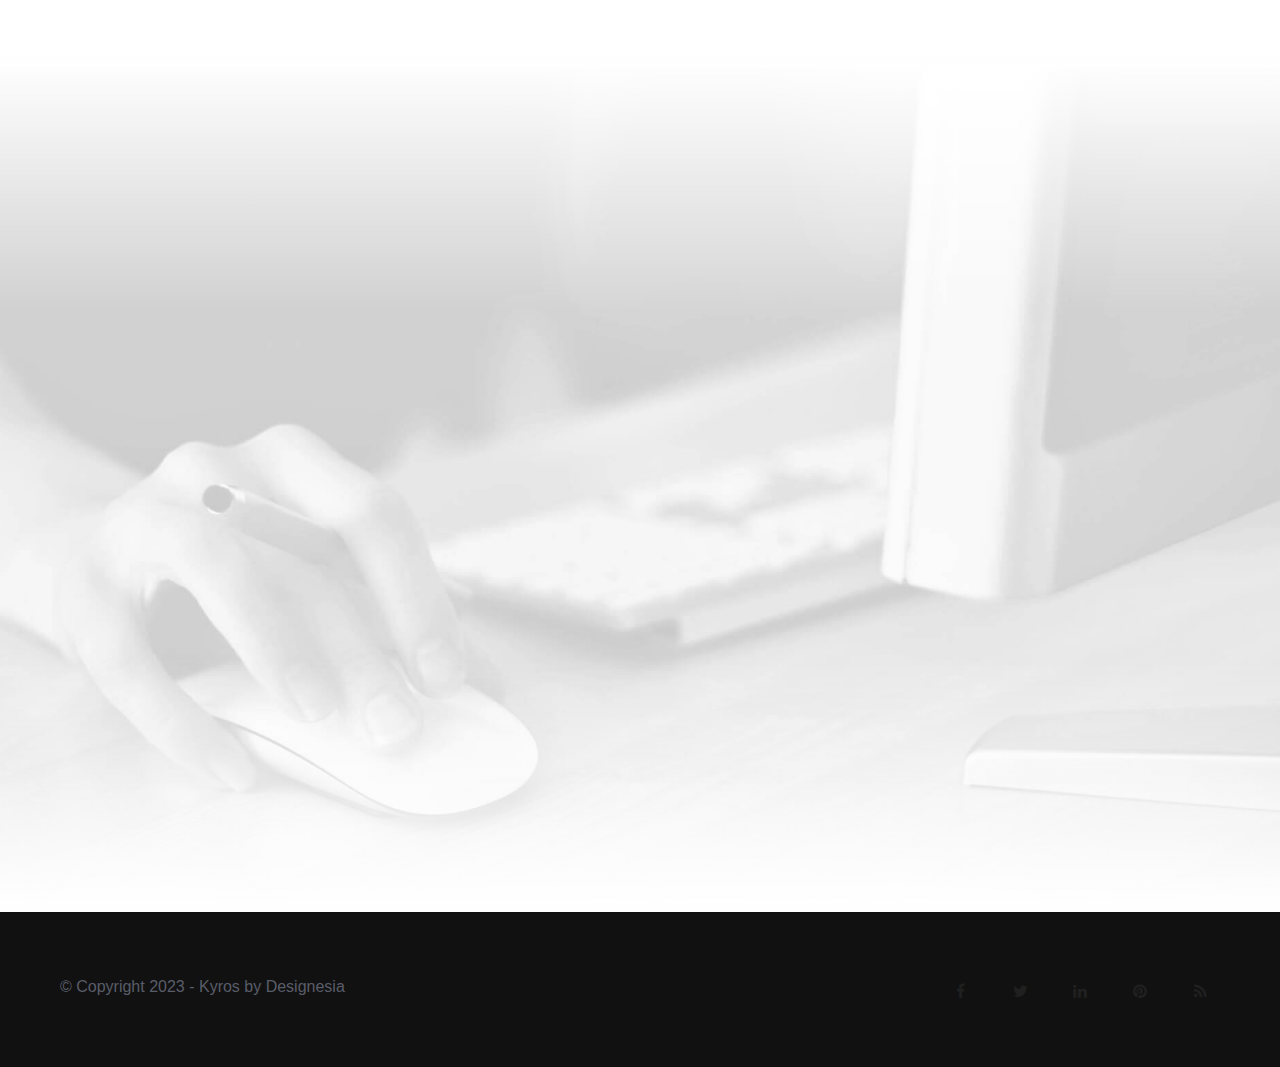
<file: index-light.html>
<!DOCTYPE html>
<html lang="zxx">

<head>
    <title>Kyros - Personal Website</title>
    <link rel="icon" href="images/icon.png" type="image/gif" sizes="16x16">
    <meta content="text/html;charset=utf-8" http-equiv="Content-Type">
    <meta content="width=device-width, initial-scale=1.0" name="viewport" />
    <meta content="Kyros - Personal Website" name="description" />
    <meta content="" name="keywords" />
    <meta content="" name="author" />
    <!-- CSS Files
    ================================================== -->
    <link href="css/bootstrap.min.css" rel="stylesheet" type="text/css" id="bootstrap" />
    <link href="css/plugins.css" rel="stylesheet" type="text/css" />
    <link href="css/style.css" rel="stylesheet" type="text/css" />
    <style>
        :root {
            --primary-color: #D95435;
            --primary-color-rgb: 217, 84, 53;
        }
    </style>
    <link href="css/coloring.css" rel="stylesheet" type="text/css" />
</head>

<body class="onepage">
    <div id="wrapper">
        <!-- header begin -->
        <header class="transparent header-light">
            <div class="container">
                <div class="row">
                    <div class="col-md-12">
                        <div class="de-flex sm-pt10">
                            <div class="de-flex-col">
                                <div class="de-flex-col">
                                    <!-- logo begin -->
                                    <div id="logo">
                                        <a href="index.html">
                                            <img alt="" class="logo" src="images/logo-3.png" />
                                            <img alt="" class="logo-2" src="images/logo-3.png" />
                                        </a>
                                    </div>
                                    <!-- logo close -->
                                </div>
                            </div>
                            <div class="de-flex-col header-col-right">
                                <ul id="mainmenu">
                                    <li><a class="active" href="#top">Home<span></span></a></li>
                                    <li><a href="#section-about">About me<span></span></a></li>
                                    <li><a href="#section-services">What I Do<span></span></a></li>
                                    <li><a href="#section-portfolio">Portfolio<span></span></a></li>
                                    <li><a href="#section-resume">My Resume<span></span></a></li>
                                    <li><a href="#section-blog">Blog<span></span></a></li>
                                    <li><a href="#section-contact">Contact Me<span></span></a></li>
                                </ul>
                                <div class="menu_side_area">
                                    <span id="menu-btn"></span>
                                </div>
                            </div>
                        </div>
                    </div>
                </div>
            </div>
        </header>
        <!-- header close -->
        <!-- content begin -->
        <div class="no-bottom no-top" id="content">
            <div id="top"></div>

            <!-- page preloader begin -->
            <div id="preloader">
                <div class="preloader1"></div>
            </div>
            <!-- page preloader close -->
            
            <!-- float text begin -->
            <div class="float-text">
                <div class="de_social-icons">
                    <a href="#"><i class="fa fa-facebook fa-lg"></i></a>
                    <a href="#"><i class="fa fa-twitter fa-lg"></i></a>
                    <a href="#"><i class="fa fa-instagram fa-lg"></i></a>
                </div>
                <span>Follow Me</span>
            </div>
            <!-- float text close --> 

            <!-- load external content begin -->
            <div id="de_modal">
                <button class="button-close"></button>
                <div class="d-modal-loader"></div>
            </div>
             <!-- load external content close -->

            <section aria-label="section" class="jarallax no-top no-bottom">
                <img src="images/background/l1.jpg" class="jarallax-img" alt="">
                <div class="v-center">
                    <div class="container">
                        <div class="row align-items-center">
                            <div class="col-md-12">
                                <h6 class="wow fadeInUp" data-wow-delay=".4s"><span class="id-color">I Am Sally Turner</span></h6>
                                <div class="spacer-10"></div>
                                <div class="h1_big wow fadeInUp" data-wow-delay=".6s">
                                    <div class="typed-strings">
                                        <p>Freelancer</p>
                                        <p>Programmer</p>
                                        <p>Photographer</p>
                                    </div>
                                    <div class="typed"></div>
                                </div>
                            </div>
                            <div class="spacer-20"></div>
                            <ul class="list_location wow fadeInUp" data-wow-delay=".8s">
                                <li><span>France</span>Bodin, Chauveau</li>
                                <li><span>USA</span>Louisiana, Bayerfurt</li>
                                <li><span>German</span>Hamburg, Dortmund</li>
                            </ul>
                        </div>
                    </div>
                </div>
                <a href="#section-about" class="mouse-icon-click scroll-to">
                    <span class="mouse fadeScroll relative" data-scroll-speed="10">
                        <span class="scroll"></span>
                    </span>
                </a>
                <div class="de-gradient-edge-bottom"></div>
            </section>
            <section id="section-about">
                <div class="container relative">
                    <div class="row">
                        <div class="col-md-12 text-center wow fadeInUp">
                            <h2>About Me</h2>
                            <div class="space-border"></div>
                        </div>
                        <div class="col-md-8 offset-md-2 text-center wow fadeInUp">
                            <p>I am a website designer from Lousiana, with a strong focus in UI/UX design. I love to get new experiences and always learn from my surroundings. I've done more than 285 projects. You can check it through portfolio section on
                                this website. I looking forward to any opportunities and challenges. </p>
                        </div>
                        <div class="spacer-single"></div>
                        <div class="col-lg-3 position-relative wow fadeIn" data-wow-delay=".2s">
                            <div class="position-relative">
                                <div class="progressbar" data-animate="false">
                                    <div class="circle" data-percent="90">
                                        <div></div>
                                    </div>
                                    <h4>HTML</h4>
                                </div>
                            </div>
                        </div>
                        <div class="col-lg-3 position-relative wow fadeIn" data-wow-delay=".4s">
                            <div class="position-relative">
                                <div class="progressbar" data-animate="false">
                                    <div class="circle" data-percent="85">
                                        <div></div>
                                    </div>
                                    <h4>CSS</h4>
                                </div>
                            </div>
                        </div>
                        <div class="col-lg-3 position-relative wow fadeIn" data-wow-delay=".6s">
                            <div class="position-relative">
                                <div class="progressbar" data-animate="false">
                                    <div class="circle" data-percent="80">
                                        <div></div>
                                    </div>
                                    <h4>PHP</h4>
                                </div>
                            </div>
                        </div>
                        <div class="col-lg-3 position-relative wow fadeIn" data-wow-delay=".8s">
                            <div class="position-relative">
                                <div class="progressbar" data-animate="false">
                                    <div class="circle" data-percent="75">
                                        <div></div>
                                    </div>
                                    <h4>jQuery</h4>
                                </div>
                            </div>
                        </div>
                    </div>
                </div>
            </section>
            <section id="section-my-quote" aria-label="section" class="jarallax no-top no-bottom">
                <div class="de-gradient-edge-top"></div>
                <img src="images/background/l2.jpg" class="jarallax-img" alt="">
                <div class="v-center">
                    <div class="container">
                        <div class="row align-items-center">
                            <div class="col-md-10 offset-md-1">
                                <blockquote class="q-big wow fadeIn" data-wow-duration="3s">
                                    <i class="d-big icon_quotations"></i>
                                    Do more than is required. What is the distance between someone who achieves their goals consistently and those who spend their lives and careers merely following? The extra mile.
                                    <span class="d-quote-by">Kyros Noriaki</span>
                                </blockquote>
                                <div class="spacer-double"></div>
                            </div>
                        </div>
                    </div>
                </div>
                <div class="de-gradient-edge-bottom"></div>
            </section>
            <section id="section-services" class="no-bottom">
                <div class="container relative">
                    <div class="row">
                        <div class="col-md-12 text-center wow fadeInUp">
                            <h2>What I Do</h2>
                            <div class="space-border"></div>
                        </div>
                        <div class="spacer-single"></div>
                        <div class="row g-0">
                            <div class="col-lg-4 wow fadeIn" data-wow-delay=".2s">
                                <div class="de_3d-box">
                                    <div class="d-inner">
                                        <i class="icon_genius id-color"></i>
                                        <div class="text">
                                            <h3>Branding</h3>
                                            Ex velit cupidatat magna voluptate deserunt quis et dolor adipisicing elit culpa ad exercitation proident irure deserunt irure.
                                        </div>
                                    </div>
                                </div>
                            </div>
                            <div class="col-lg-4 wow fadeIn" data-wow-delay=".4s">
                                <div class="de_3d-box">
                                    <div class="d-inner">
                                        <i class="icon_tools id-color"></i>
                                        <div class="text">
                                            <h3>Development</h3>
                                            Ex velit cupidatat magna voluptate deserunt quis et dolor adipisicing elit culpa ad exercitation proident irure deserunt irure.
                                        </div>
                                    </div>
                                </div>
                            </div>
                            <div class="col-lg-4 wow fadeIn" data-wow-delay=".6s">
                                <div class="de_3d-box">
                                    <div class="d-inner">
                                        <i class="icon_camera_alt id-color"></i>
                                        <div class="text">
                                            <h3>Photography</h3>
                                            Ex velit cupidatat magna voluptate deserunt quis et dolor adipisicing elit culpa ad exercitation proident irure deserunt irure.
                                        </div>
                                    </div>
                                </div>
                            </div>
                        </div>
                    </div>
                </div>
            </section>
            <section id="section-portfolio" class="no-bottom">
                <div class="container relative">
                    <div class="row">
                        <div class="col-md-12 text-center wow fadeInUp">
                            <h2>Portfolio</h2>
                            <div class="space-border"></div>
                        </div>
                    </div>
                    <div id="gallery" class="row sequence">
                        <div class="col-md-4 item">
                            <div class="de_modal wow" data-url="single-project.html">
                                <div class="card-image-1 mod-c" data-tilt>
                                    <div class="d-text">
                                        <h3>Single Image</h3>
                                        <h5 class="d-tag">website</h5>
                                    </div>
                                    <img src="images/gallery/1.jpg" class="img-fluid" alt="">
                                </div>
                            </div>
                        </div>
                        <div class="col-md-4 item">
                            <div class="de_modal wow" data-url="single-project-2.html">
                                <div class="card-image-1 mod-c" data-tilt>
                                    <div class="d-text">
                                        <h3>Multiple Images</h3>
                                        <h5 class="d-tag">website</h5>
                                    </div>
                                    <img src="images/gallery/2.jpg" class="img-fluid" alt="">
                                </div>
                            </div>
                        </div>
                        <div class="col-md-4 item">
                            <div class="de_modal wow" data-url="single-project-3.html">
                                <div class="card-image-1 mod-c" data-tilt>
                                    <div class="d-text">
                                        <h3>Self Hosted Video</h3>
                                        <h5 class="d-tag">website</h5>
                                    </div>
                                    <img src="images/gallery/3.jpg" class="img-fluid" alt="">
                                </div>
                            </div>
                        </div>
                        <div class="col-md-4 item">
                            <div class="de_modal wow" data-url="single-project.html">
                                <div class="card-image-1 mod-c" data-tilt>
                                    <div class="d-text">
                                        <h3>Bluetec App</h3>
                                        <h5 class="d-tag">website</h5>
                                    </div>
                                    <img src="images/gallery/4.jpg" class="img-fluid" alt="">
                                </div>
                            </div>
                        </div>
                        <div class="col-md-4 item">
                            <div class="de_modal wow" data-url="single-project.html">
                                <div class="card-image-1 mod-c" data-tilt>
                                    <div class="d-text">
                                        <h3>Uhost Hosting</h3>
                                        <h5 class="d-tag">website</h5>
                                    </div>
                                    <img src="images/gallery/5.jpg" class="img-fluid" alt="">
                                </div>
                            </div>
                        </div>
                        <div class="col-md-4 item">
                            <div class="de_modal wow" data-url="single-project.html">
                                <div class="card-image-1 mod-c" data-tilt>
                                    <div class="d-text">
                                        <h3>Bolo Creative</h3>
                                        <h5 class="d-tag">website</h5>
                                    </div>
                                    <img src="images/gallery/6.jpg" class="img-fluid" alt="">
                                </div>
                            </div>
                        </div>
                    </div>
                </div>
            </section>
            <section id="section-resume">
                <div class="container relative">
                    <div class="row">
                        <div class="col-md-12 text-center wow fadeInUp">
                            <h2>My Resume</h2>
                            <div class="space-border"></div>
                        </div>
                    </div>
                    <div class="row gh-5">
                        <div class="col-lg-6 wow fadeInUp">
                            <div class="p-4">
                                <h3 class="s_border">Experiences</h3>
                                <ul class="d_timeline">
                                    <li class="d_timeline-item">
                                        <h3 class="d_timeline-title">2014 - now</h3>
                                        <p class="d_timeline-text"><span class="d_title">Founder &amp; Creative Director</span><span class="d_company">Kyros Studio</span>Lorem ipsum dolor sit amet consectetur adipisicing elit. Animi tempora perferendis vero officia enim impedit voluptatem dignissimos, veniam ratione est alias rerum aperiam, nam aliquam reprehenderit iste dolor.</p>
                                    </li>
                                    <li class="d_timeline-item">
                                        <h3 class="d_timeline-title">2010 - 2014</h3>
                                        <p class="d_timeline-text"><span class="d_title">Senior UI / UX Designer</span><span class="d_company">Google Inc</span>Lorem ipsum dolor sit amet consectetur adipisicing elit. Animi tempora perferendis vero officia enim impedit voluptatem dignissimos, veniam ratione est alias rerum aperiam, nam aliquam reprehenderit iste dolor.</p>
                                    </li>
                                    <li class="d_timeline-item">
                                        <h3 class="d_timeline-title">2008 - 2010</h3>
                                        <p class="d_timeline-text"><span class="d_title">Graphic Designer</span><span class="d_company">Kyros Studio</span>Lorem ipsum dolor sit amet consectetur adipisicing elit. Animi tempora perferendis vero officia enim impedit voluptatem dignissimos, veniam ratione est alias rerum aperiam, nam aliquam reprehenderit iste dolor.</p>
                                    </li>
                                </ul>
                            </div>
                        </div>
                        <div class="col-lg-6 wow fadeInUp">
                            <div class="p-4">
                                <h3 class="s_border">Education</h3>
                                <ul class="d_timeline">
                                    <li class="d_timeline-item">
                                        <h3 class="d_timeline-title">2004 - 2008</h3>
                                        <p class="d_timeline-text"><span class="d_title">Master in Design</span><span class="d_company">New York University</span>Lorem ipsum dolor sit amet consectetur adipisicing elit. Animi tempora perferendis vero officia enim impedit voluptatem dignissimos, veniam ratione est alias rerum aperiam, nam aliquam reprehenderit iste dolor.</p>
                                    </li>
                                    <li class="d_timeline-item">
                                        <h3 class="d_timeline-title">2004 - 2008</h3>
                                        <p class="d_timeline-text"><span class="d_title">Bachelor of Arts</span><span class="d_company">University of London</span>Lorem ipsum dolor sit amet consectetur adipisicing elit. Animi tempora perferendis vero officia enim impedit voluptatem dignissimos, veniam ratione est alias rerum aperiam, nam aliquam reprehenderit iste dolor.</p>
                                    </li>
                                    <li class="d_timeline-item">
                                        <h3 class="d_timeline-title">2006 - 2004</h3>
                                        <p class="d_timeline-text"><span class="d_title">Artist of College</span><span class="d_company">University of Sydney</span>Lorem ipsum dolor sit amet consectetur adipisicing elit. Animi tempora perferendis vero officia enim impedit voluptatem dignissimos, veniam ratione est alias rerum aperiam, nam aliquam reprehenderit iste dolor.</p>
                                    </li>
                                </ul>
                            </div>
                        </div>
                    </div>
                </div>
            </section>
            <section id="section-fun-facts" aria-label="section" class="jarallax">
                <div class="de-gradient-edge-top"></div>
                <img src="images/background/l3.jpg" class="jarallax-img" alt="">
                <div class="container">
                        <div class="row">
                            <div class="col-md-3 wow fadeIn" data-wow-delay="0">
                                <div class="de_count text-center">
                                    <h3 class="timer" data-to="8240" data-speed="2500">0</h3>
                                    <span>Hours of Works</span>
                                </div>
                            </div>

                            <div class="col-md-3 wow fadeIn" data-wow-delay=".25s">
                                <div class="de_count text-center">
                                    <h3 class="timer" data-to="315" data-speed="2500">0</h3>
                                    <span>Projects Done</span>
                                </div>
                            </div>

                            <div class="col-md-3 wow fadeIn" data-wow-delay=".5s">
                                <div class="de_count text-center">
                                    <h3 class="timer" data-to="250" data-speed="2500">0</h3>
                                    <span>Satisfied Customers</span>
                                </div>
                            </div>

                            <div class="col-md-3 wow fadeIn" data-wow-delay=".75s">
                                <div class="de_count text-center">
                                    <h3 class="timer" data-to="32" data-speed="2500">0</h3>
                                    <span>Awards Winning</span>
                                </div>
                            </div>
                        </div>
                    </div>
                <div class="de-gradient-edge-bottom"></div>
            </section>
            <section id="section-blog" class="no-bottom">
                <div class="container relative">
                    <div class="row">
                        <div class="col-md-12 text-center wow fadeInUp">
                            <h2>Recent Blog</h2>
                            <div class="space-border"></div>
                        </div>
                    </div>
                    <div id="carousel-blog" class="owl-carousel wow fadeInUp">
                        <div class="bloglist item">
                            <div class="post-content">
                                <div class="post-image">
                                    <div class="de_modal" data-url="single-blog.html"><img alt="" src="images/blog/1.jpg" class="lazy grayscale"></div>
                                </div>
                                <div class="post-text">
                                    <h4 class="de_modal" data-url="single-blog.html">How to Make Better User Interface</h4>
                                    <p>Dolore officia sint incididunt non excepteur ea mollit commodo ut enim reprehenderit cupidatat labore ad laborum consectetur consequat...</p>
                                </div>
                            </div>
                        </div>
                        <div class="bloglist item">
                            <div class="post-content">
                                <div class="post-image">
                                    <div class="de_modal" data-url="single-blog.html"><img alt="" src="images/blog/2.jpg" class="lazy grayscale"></div>
                                </div>
                                <div class="post-text">
                                    <h4 class="de_modal" data-url="single-blog.html">10 Web Design Tips From Experts</h4>
                                    <p>Dolore officia sint incididunt non excepteur ea mollit commodo ut enim reprehenderit cupidatat labore ad laborum consectetur consequat...</p>
                                </div>
                            </div>
                        </div>
                        <div class="bloglist item">
                            <div class="post-content">
                                <div class="post-image">
                                    <div class="de_modal" data-url="single-blog.html"><img alt="" src="images/blog/3.jpg" class="lazy grayscale"></div>
                                </div>
                                <div class="post-text">
                                    <h4 class="de_modal" data-url="single-blog.html">The Importance of Web Design</h4>
                                    <p>Dolore officia sint incididunt non excepteur ea mollit commodo ut enim reprehenderit cupidatat labore ad laborum consectetur consequat...</p>
                                </div>
                            </div>
                        </div>
                        <div class="bloglist item">
                            <div class="post-content">
                                <div class="post-image">
                                    <div class="de_modal" data-url="single-blog.html"><img alt="" src="images/blog/4.jpg" class="lazy grayscale"></div>
                                </div>
                                <div class="post-text">
                                    <h4 class="de_modal" data-url="single-blog.html">10 Web Design Tips From Experts</h4>
                                    <p>Dolore officia sint incididunt non excepteur ea mollit commodo ut enim reprehenderit cupidatat labore ad laborum consectetur consequat...</p>
                                </div>
                            </div>
                        </div>
                        <div class="bloglist item">
                            <div class="post-content">
                                <div class="post-image">
                                    <div class="de_modal" data-url="single-blog.html"><img alt="" src="images/blog/5.jpg" class="lazy grayscale"></div>
                                </div>
                                <div class="post-text">
                                    <h4 class="de_modal" data-url="single-blog.html">The Importance of Web Design</h4>
                                    <p>Dolore officia sint incididunt non excepteur ea mollit commodo ut enim reprehenderit cupidatat labore ad laborum consectetur consequat...</p>
                                </div>
                            </div>
                        </div>
                        <div class="bloglist item">
                            <div class="post-content">
                                <div class="post-image">
                                    <div class="de_modal" data-url="single-blog.html"><img alt="" src="images/blog/6.jpg" class="lazy grayscale"></div>
                                </div>
                                <div class="post-text">
                                    <h4 class="de_modal" data-url="single-blog.html">Tips for Healthy Teeth<span></span></h4>
                                    <p>Dolore officia sint incididunt non excepteur ea mollit commodo ut enim reprehenderit cupidatat labore ad laborum consectetur consequat...</p>
                                </div>
                            </div>
                        </div>
                    </div>
                </div>
            </section>
            <section id="section-contact" class="jarallax">
                <div class="de-gradient-edge-top"></div>
                <img src="images/background/l4.jpg" class="jarallax-img" alt="">
                <div class="container z-index-1000">
                    <div class="row">
                        <div class="col-md-12 text-center wow fadeInUp">
                            <h2>Contact Me</h2>
                            <div class="space-border"></div>
                        </div>
                        <div class="col-lg-8 offset-lg-2 wow fadeInUp">
                            <div class="contact_form_wrapper">
                                <form name="contactForm" id="contact_form" class="form-border" method="post" action="#">
                                    <div class="row">
                                        <div class="col-md-4">
                                            <div class="field-set">
                                                <input type="text" name="Name" id="name" class="form-control" placeholder="Your Name" required>
                                            </div>
                                        </div>
                                        <div class="col-md-4">
                                            <div class="field-set">
                                                <input type="text" name="Email" id="email" class="form-control" placeholder="Your Email" required>
                                            </div>
                                        </div>
                                        <div class="col-md-4">
                                            <div class="field-set">
                                                <input type="text" name="phone" id="phone" class="form-control" placeholder="Your Phone" required>
                                            </div>
                                        </div>
                                    </div>
                                    <div class="text-center">
                                        <div class="field-set">
                                            <textarea name="message" id="message" class="form-control" placeholder="Your Message" required></textarea>
                                        </div>
                                        <div class="g-recaptcha" data-sitekey="copy-your-site-key-here"></div>
                                        <div id='submit' class="mt10">
                                            <input type='submit' id='send_message' value='Send Message' class="btn-main">
                                        </div>

                                        <div id="success_message" class='success'>
                                            Your message has been sent successfully. Refresh this page if you want to send more messages.
                                        </div>
                                        <div id="error_message" class='error'>
                                            Sorry there was an error sending your form.
                                        </div>

                                    </div>
                                </form>
                            </div>
                            <div class="spacer-double"></div>
                            <div class="row text-center wow fadeInUp">
                                <div class="col-md-4">
                                    <div class="wm-1"></div>
                                    <h6>Email Me</h6>
                                    <p>contact@kyrosnoriaki.com</p>
                                </div>
                                <div class="col-md-4">
                                    <div class="wm-1"></div>
                                    <h6>Call Me</h6>
                                    <p>+1 700 333 92 96</p>
                                </div>
                                <div class="col-md-4">
                                    <div class="wm-1"></div>
                                    <h6>Address</h6>
                                    <p>Collins Street West, Louisiana, Bayerfurt, USA</p>
                                </div>
                            </div>
                        </div>
                    </div>
                </div>
                <div class="de-gradient-edge-bottom"></div>
            </section>
        </div>
        <!-- content close -->
        <a href="#" id="back-to-top"></a>
        <!-- footer begin -->
        <footer>
            <div class="container">
                <div class="row">
                    <div class="col-md-6">
                        <a href="index.html">
                            <span class="copy">&copy; Copyright 2023 - Kyros by Designesia</span>
                        </a>
                    </div>
                    <div class="col-md-6">
                        <div class="social-icons">
                            <a href="#"><i class="fa fa-facebook fa-lg"></i></a>
                            <a href="#"><i class="fa fa-twitter fa-lg"></i></a>
                            <a href="#"><i class="fa fa-linkedin fa-lg"></i></a>
                            <a href="#"><i class="fa fa-pinterest fa-lg"></i></a>
                            <a href="#"><i class="fa fa-rss fa-lg"></i></a>
                        </div>
                    </div>
                </div>
            </div>
        </footer>
        <!-- footer close -->
    </div>
    <!-- Javascript Files
    ================================================== -->
    <script src="js/plugins.js"></script>
    <script src="js/designesia.js"></script>
    <script src='https://www.google.com/recaptcha/api.js' async defer></script>
    <script src="form.js"></script>
    <script>
    jQuery(document).ready(function() {
        $(function() {
            // jquery typed plugin
            $(".typed").typed({
                stringsElement: $('.typed-strings'),
                typeSpeed: 100,
                backDelay: 500,
                loop: true,
                contentType: 'html', // or text
                // defaults to false for infinite loop
                loopCount: false,
                callback: function() { null; },
                resetCallback: function() { newTyped(); }
            });
        });
    });
    </script>
</body>

</html>
</file>
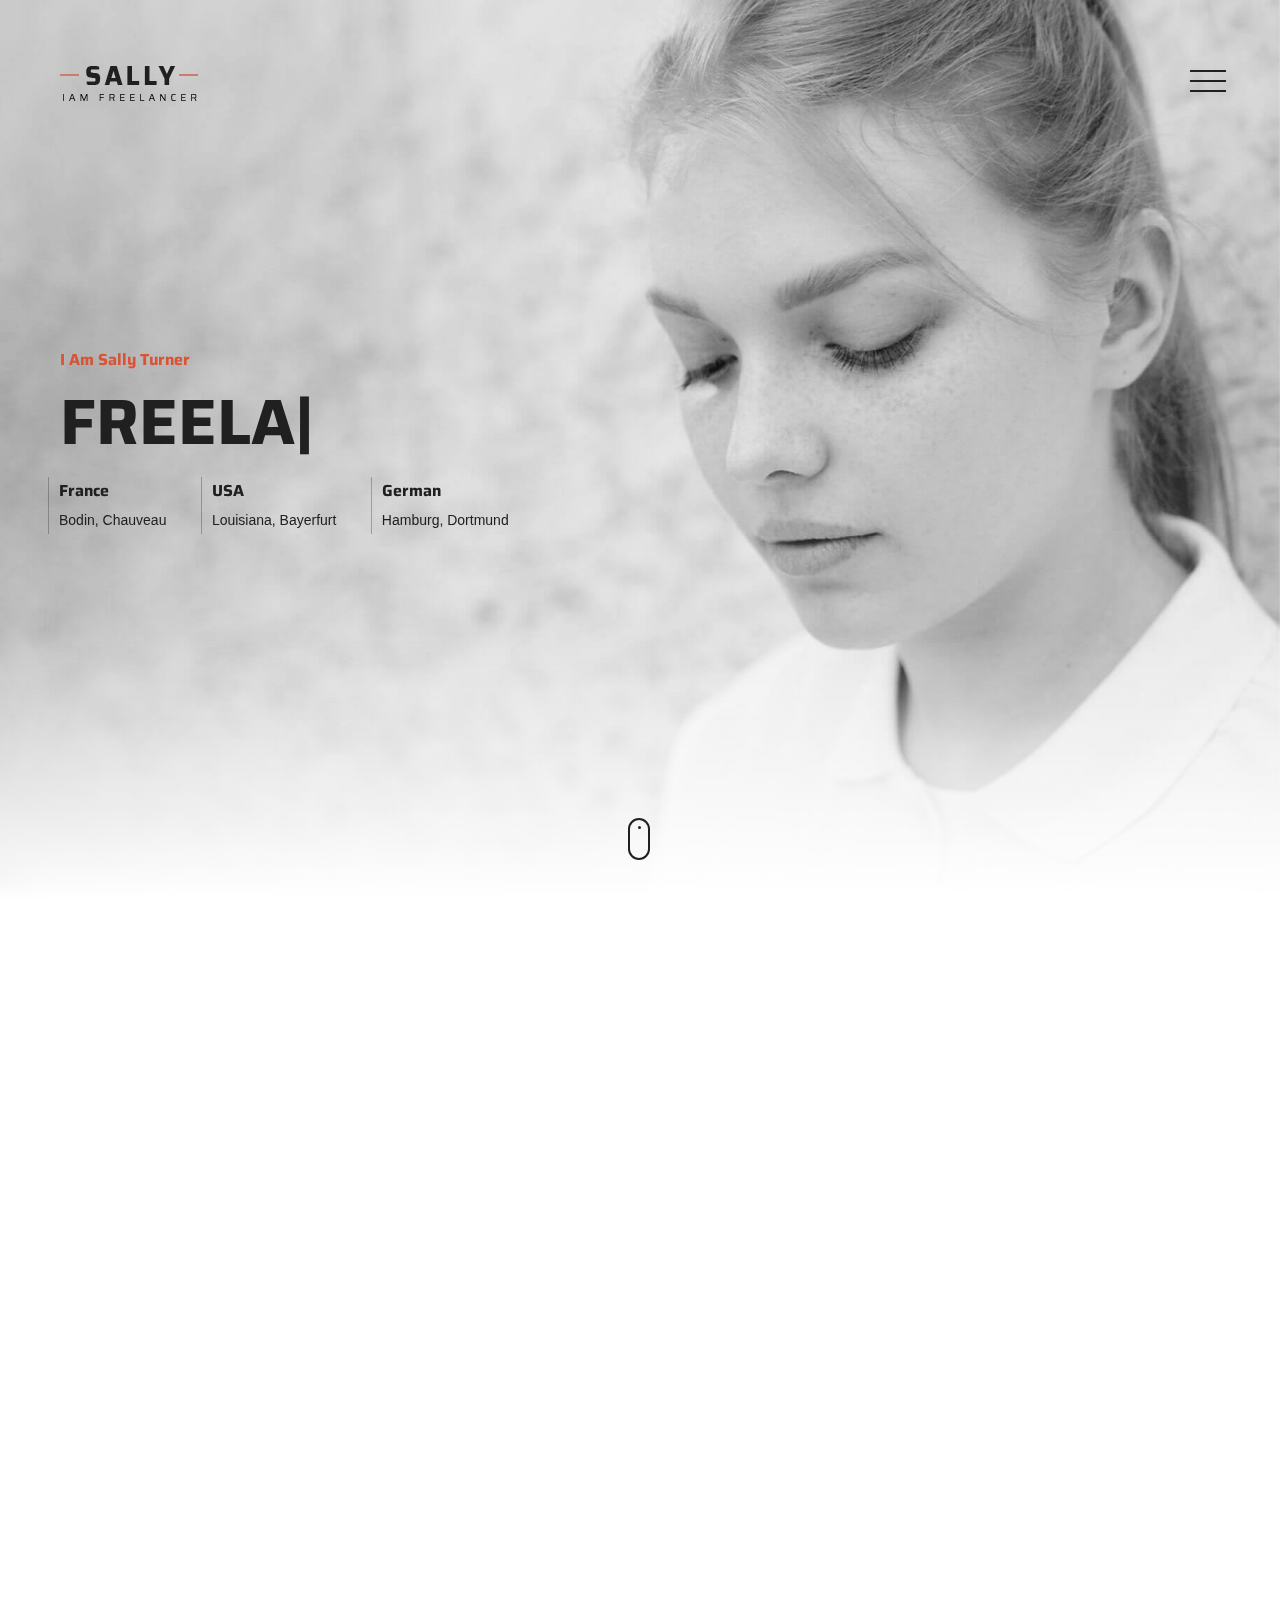
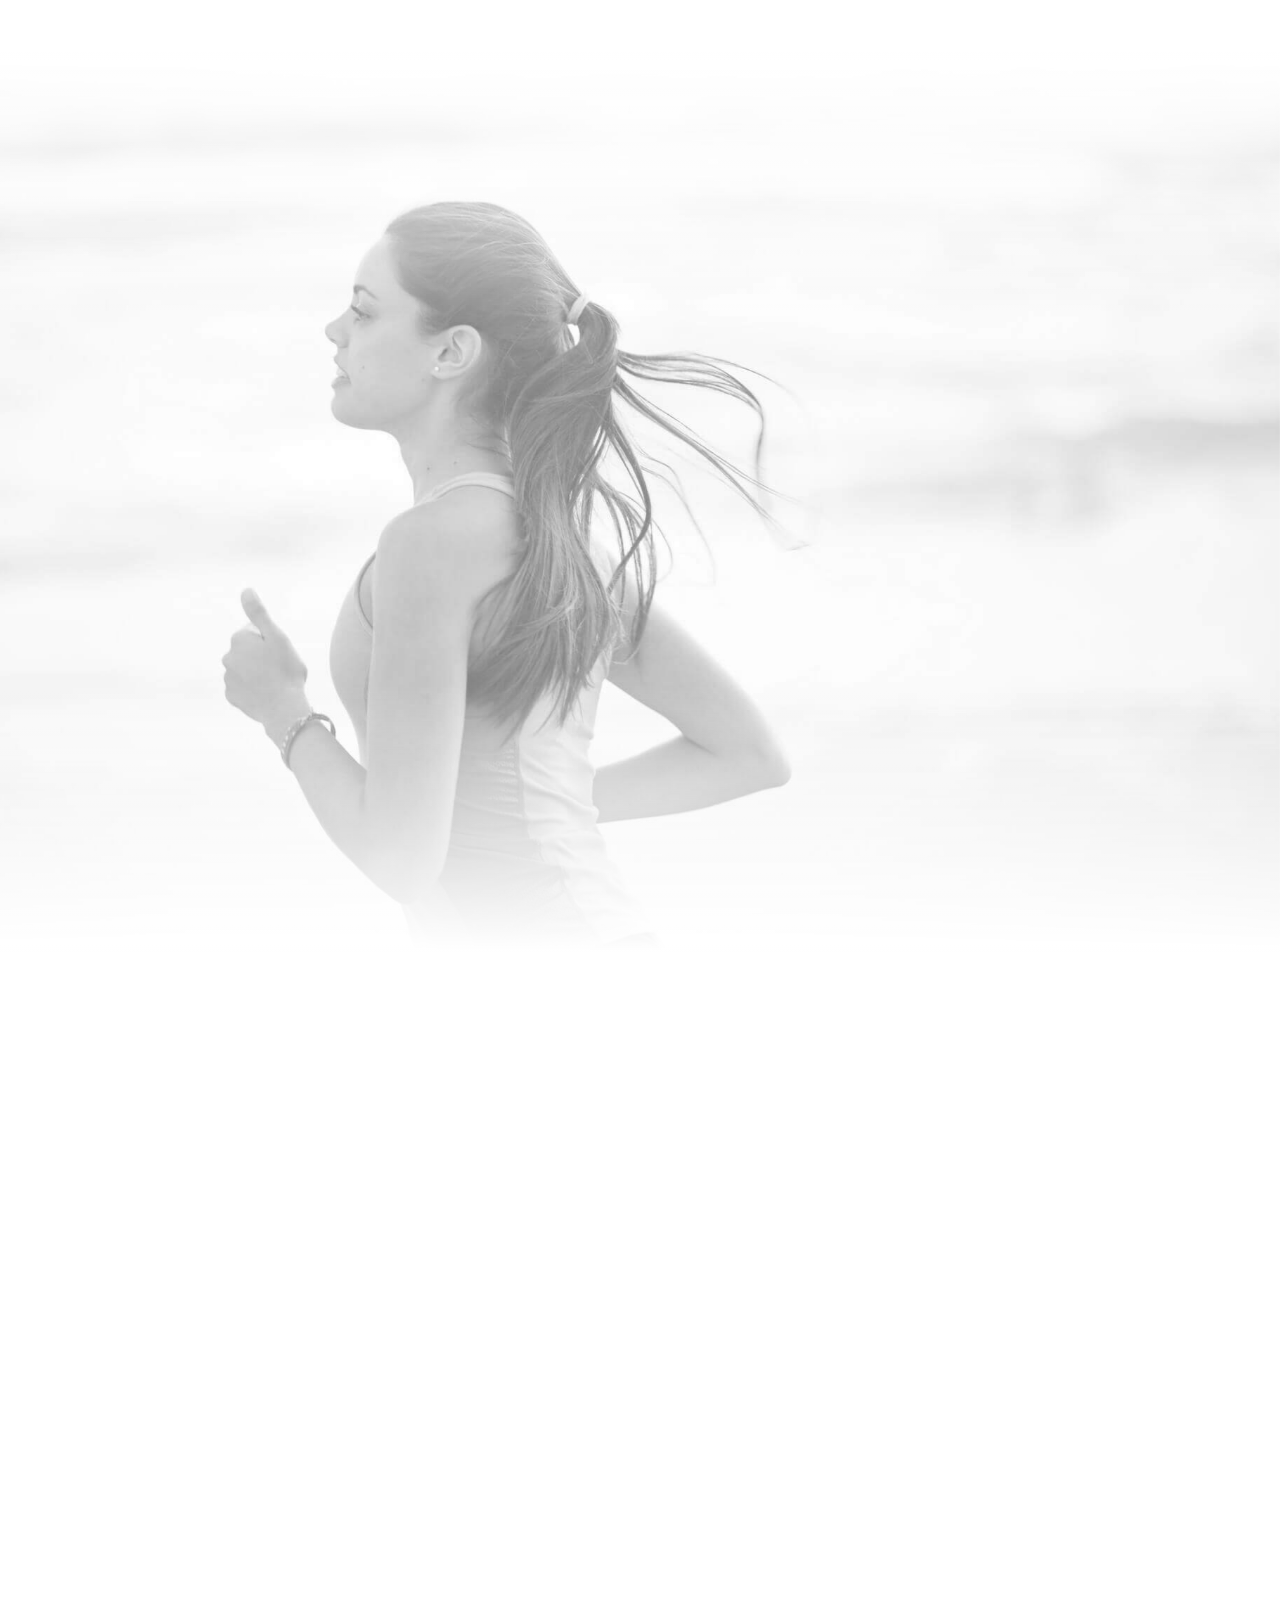
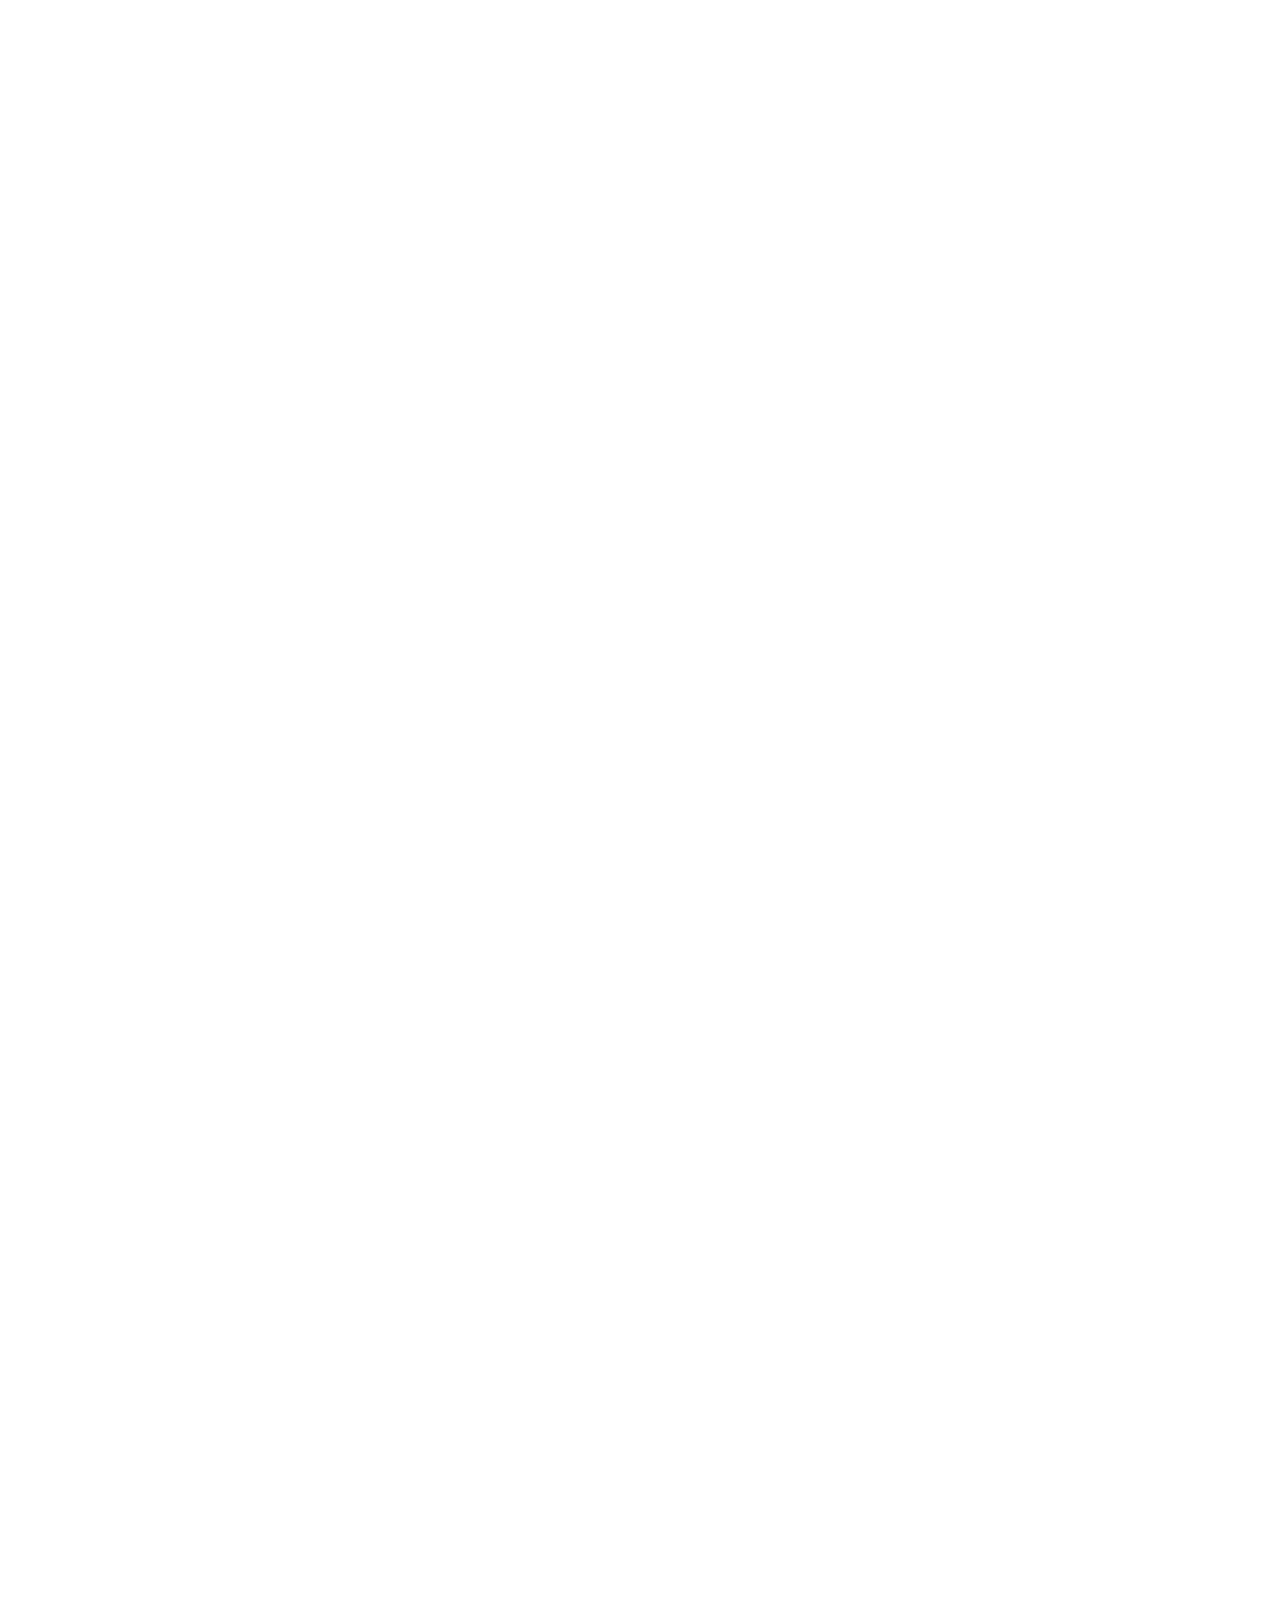
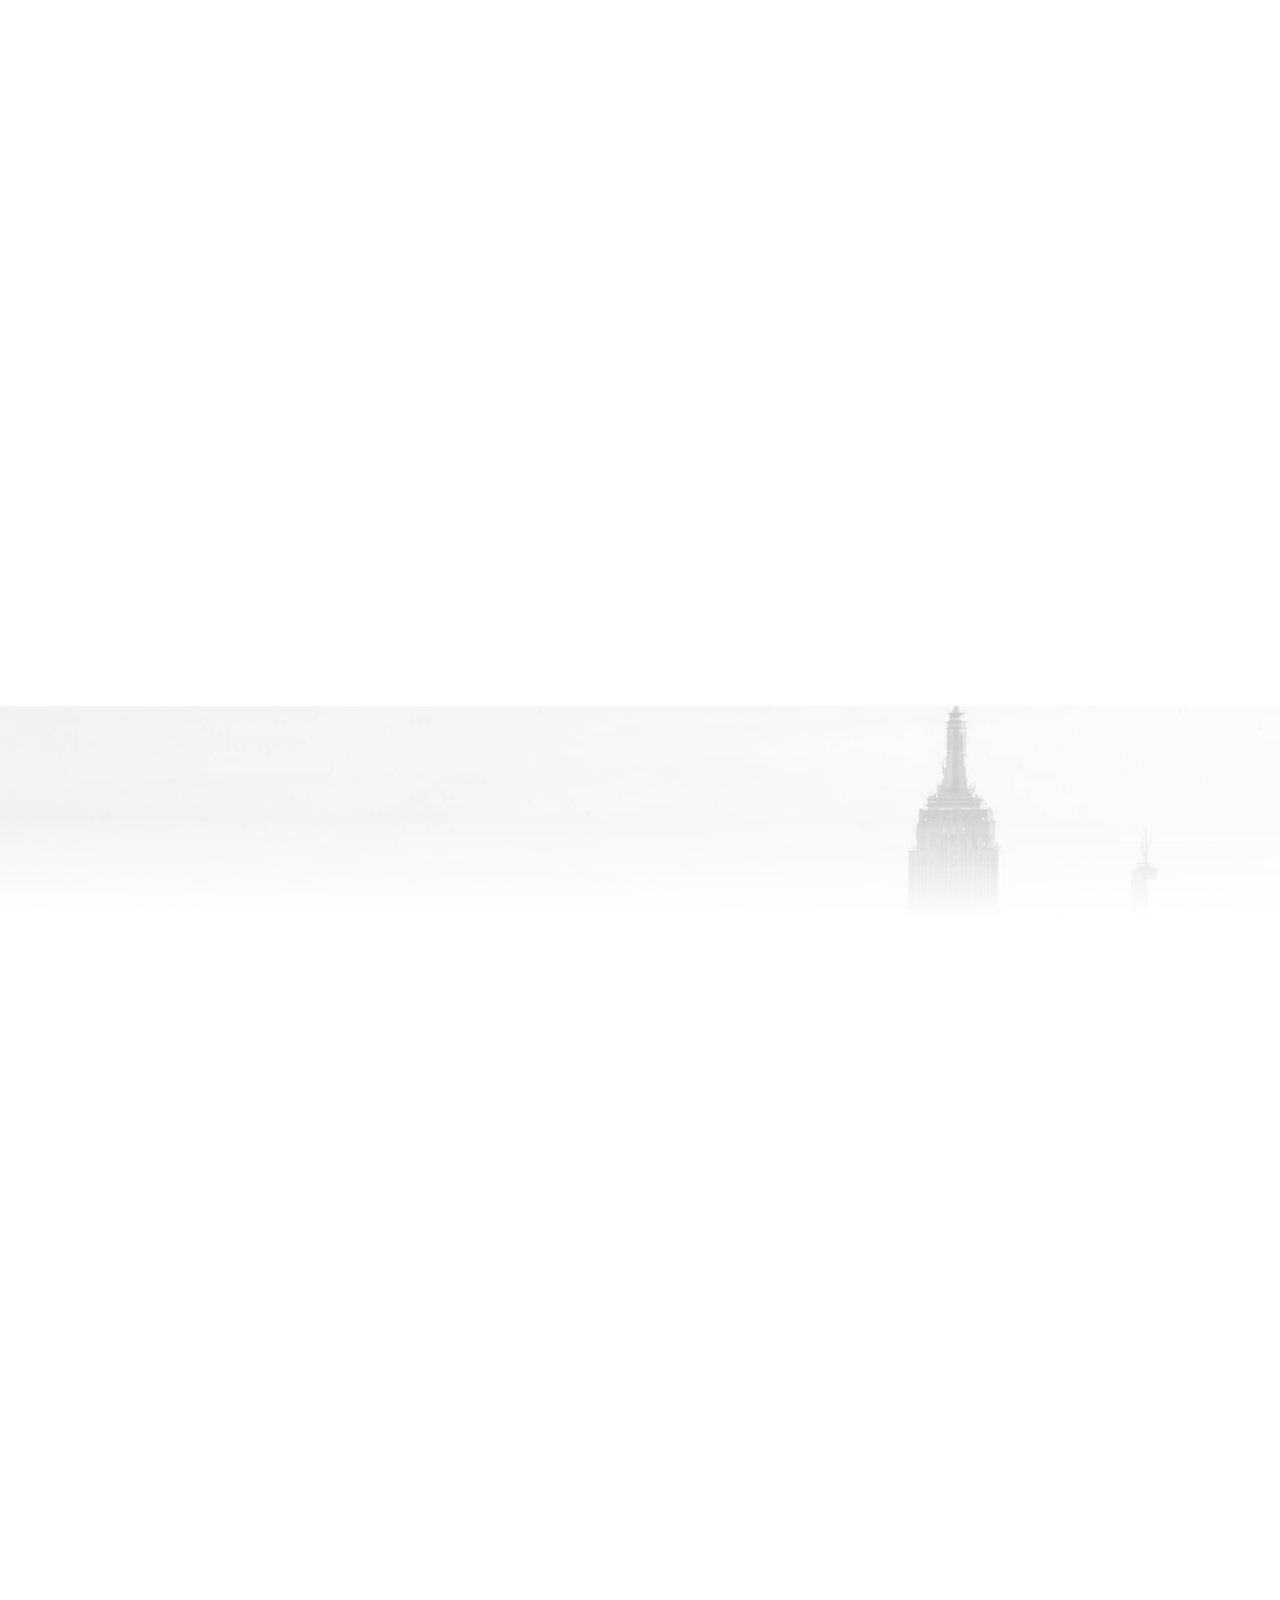
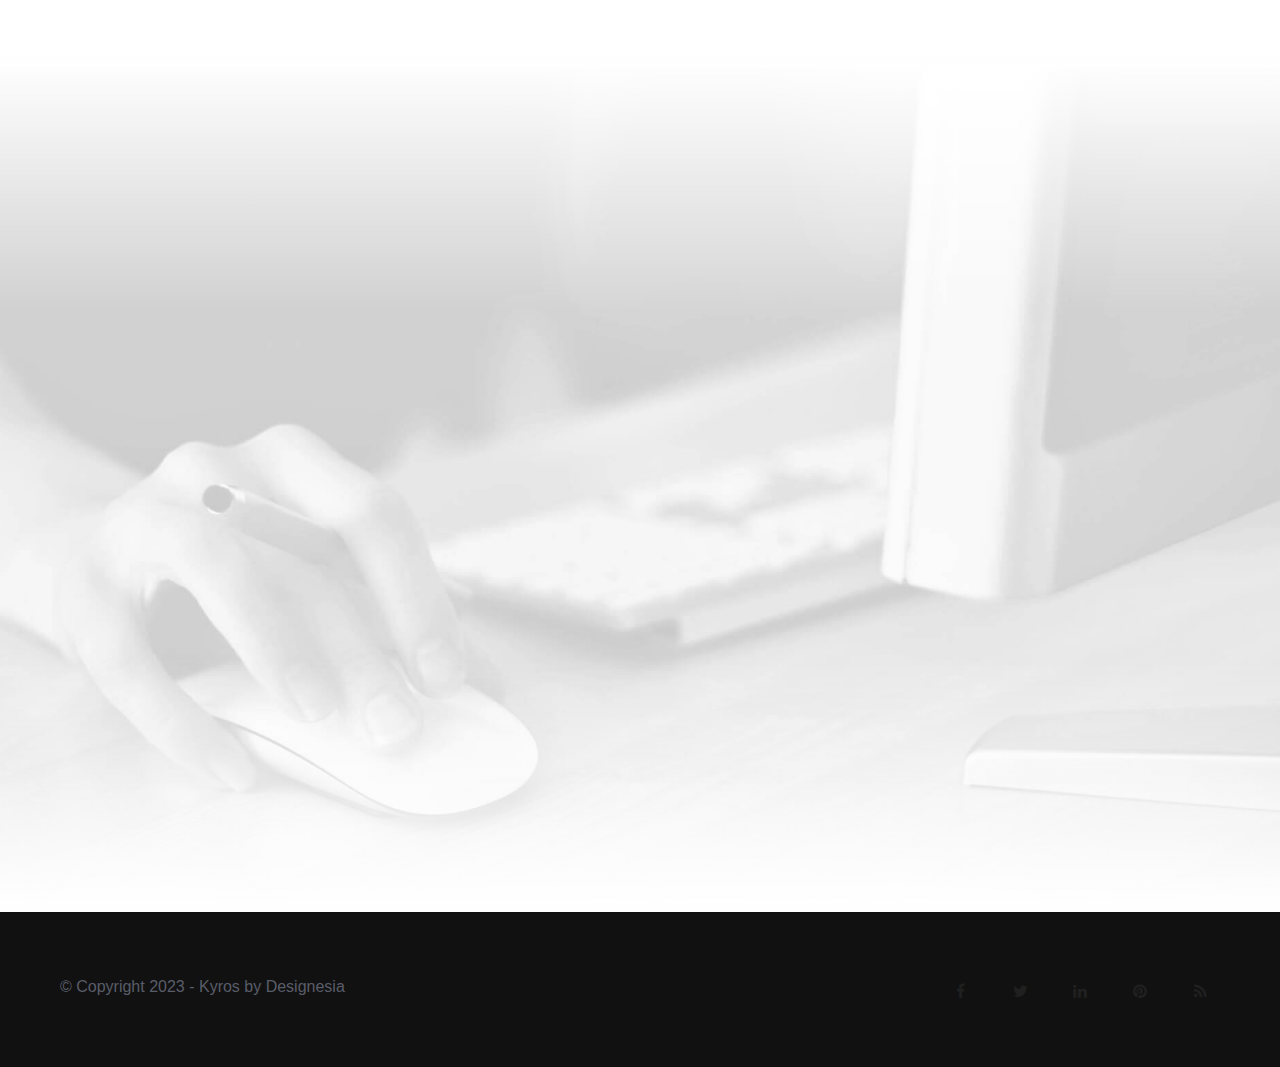
<file: index-menu-reveal-light.html>
<!DOCTYPE html>
<html lang="zxx">

<head>
    <title>Kyros - Personal Website</title>
    <link rel="icon" href="images/icon.png" type="image/gif" sizes="16x16">
    <meta content="text/html;charset=utf-8" http-equiv="Content-Type">
    <meta content="width=device-width, initial-scale=1.0" name="viewport" />
    <meta content="Kyros - Personal Website" name="description" />
    <meta content="" name="keywords" />
    <meta content="" name="author" />
    <!-- CSS Files
    ================================================== -->
    <link href="css/bootstrap.min.css" rel="stylesheet" type="text/css" id="bootstrap" />
    <link href="css/plugins.css" rel="stylesheet" type="text/css" />
    <link href="css/style.css" rel="stylesheet" type="text/css" />
    <style>
        :root {
            --primary-color: #D95435;
            --primary-color-rgb: 217, 84, 53;
        }
    </style>
    <link href="css/coloring.css" rel="stylesheet" type="text/css" />
</head>

<body class="onepage">
    <div id="wrapper">
        <!-- header begin -->
        <header class="header-v2 transparent header-light">
            <div class="container">
                <div class="row">
                    <div class="col-md-12">
                        <div class="de-flex sm-pt10">
                            <div class="de-flex-col">
                                <div class="de-flex-col">
                                    <!-- logo begin -->
                                    <div id="logo">
                                        <a href="index.html">
                                            <img alt="" class="logo" src="images/logo-3.png" />
                                            <img alt="" class="logo-2" src="images/logo-3.png" />
                                        </a>
                                    </div>
                                    <!-- logo close -->
                                </div>
                            </div>
                            <div class="de-flex-col">
                                <div class="menu_side_area">
                                    <span id="de-menu-reveal">
                                        <span class="lt"></span>
                                        <span class="lm"></span>
                                        <span class="lb"></span>
                                    </span>
                                </div>
                            </div>
                        </div>
                    </div>
                </div>
            </div>
        </header>
        <!-- header close -->
        <div id="de-menu-container">
            <div class="mainmenu-v2-wrap">
                <ul id="mainmenu-v2">
                    <li><a class="active" href="#top">Home<span></span></a></li>
                    <li><a href="#section-about">About me<span></span></a></li>
                    <li><a href="#section-services">What I Do<span></span></a></li>
                    <li><a href="#section-portfolio">Portfolio<span></span></a></li>
                    <li><a href="#section-resume">My Resume<span></span></a></li>
                    <li><a href="#section-blog">Blog<span></span></a></li>
                    <li><a href="#section-contact">Contact Me<span></span></a></li>
                </ul>
            </div>
        </div>
        <!-- content begin -->
        <div class="no-bottom no-top" id="content">
            <div id="top"></div>

            <!-- page preloader begin -->
            <div id="preloader">
                <div class="preloader1"></div>
            </div>
            <!-- page preloader close -->
            
            <!-- float text begin -->
            <div class="float-text">
                <div class="de_social-icons">
                    <a href="#"><i class="fa fa-facebook fa-lg"></i></a>
                    <a href="#"><i class="fa fa-twitter fa-lg"></i></a>
                    <a href="#"><i class="fa fa-instagram fa-lg"></i></a>
                </div>
                <span>Follow Me</span>
            </div>
            <!-- float text close --> 

            <!-- load external content begin -->
            <div id="de_modal">
                <button class="button-close"></button>
                <div class="d-modal-loader"></div>
            </div>
             <!-- load external content close -->

            <section aria-label="section" class="jarallax no-top no-bottom">
                <img src="images/background/l1.jpg" class="jarallax-img" alt="">
                <div class="v-center">
                    <div class="container">
                        <div class="row align-items-center">
                            <div class="col-md-12">
                                <h6 class="wow fadeInUp" data-wow-delay=".4s"><span class="id-color">I Am Sally Turner</span></h6>
                                <div class="spacer-10"></div>
                                <div class="h1_big wow fadeInUp" data-wow-delay=".6s">
                                    <div class="typed-strings">
                                        <p>Freelancer</p>
                                        <p>Programmer</p>
                                        <p>Photographer</p>
                                    </div>
                                    <div class="typed"></div>
                                </div>
                            </div>
                            <div class="spacer-20"></div>
                            <ul class="list_location wow fadeInUp" data-wow-delay=".8s">
                                <li><span>France</span>Bodin, Chauveau</li>
                                <li><span>USA</span>Louisiana, Bayerfurt</li>
                                <li><span>German</span>Hamburg, Dortmund</li>
                            </ul>
                        </div>
                    </div>
                </div>
                <a href="#section-about" class="mouse-icon-click scroll-to wow fadeInUp" data-wow-delay=".8s">
                    <span class="mouse fadeScroll relative" data-scroll-speed="10">
                        <span class="scroll"></span>
                    </span>
                </a>
                <div class="de-gradient-edge-bottom"></div>
            </section>
            <section id="section-about">
                <div class="container relative">
                    <div class="row">
                        <div class="col-md-12 text-center wow fadeInUp">
                            <h2>About Me</h2>
                            <div class="space-border"></div>
                        </div>
                        <div class="col-md-8 offset-md-2 text-center wow fadeInUp">
                            <p>I am a website designer from Lousiana, with a strong focus in UI/UX design. I love to get new experiences and always learn from my surroundings. I've done more than 285 projects. You can check it through portfolio section on
                                this website. I looking forward to any opportunities and challenges. </p>
                        </div>
                        <div class="spacer-single"></div>
                        <div class="col-lg-3 position-relative wow fadeIn" data-wow-delay=".2s">
                            <div class="position-relative">
                                <div class="progressbar" data-animate="false">
                                    <div class="circle" data-percent="90">
                                        <div></div>
                                    </div>
                                    <h4>HTML</h4>
                                </div>
                            </div>
                        </div>
                        <div class="col-lg-3 position-relative wow fadeIn" data-wow-delay=".4s">
                            <div class="position-relative">
                                <div class="progressbar" data-animate="false">
                                    <div class="circle" data-percent="85">
                                        <div></div>
                                    </div>
                                    <h4>CSS</h4>
                                </div>
                            </div>
                        </div>
                        <div class="col-lg-3 position-relative wow fadeIn" data-wow-delay=".6s">
                            <div class="position-relative">
                                <div class="progressbar" data-animate="false">
                                    <div class="circle" data-percent="80">
                                        <div></div>
                                    </div>
                                    <h4>PHP</h4>
                                </div>
                            </div>
                        </div>
                        <div class="col-lg-3 position-relative wow fadeIn" data-wow-delay=".8s">
                            <div class="position-relative">
                                <div class="progressbar" data-animate="false">
                                    <div class="circle" data-percent="75">
                                        <div></div>
                                    </div>
                                    <h4>jQuery</h4>
                                </div>
                            </div>
                        </div>
                    </div>
                </div>
            </section>
            <section id="section-my-quote" aria-label="section" class="jarallax no-top no-bottom">
                <div class="de-gradient-edge-top"></div>
                <img src="images/background/l2.jpg" class="jarallax-img" alt="">
                <div class="v-center">
                    <div class="container">
                        <div class="row align-items-center">
                            <div class="col-md-10 offset-md-1">
                                <blockquote class="q-big wow fadeIn" data-wow-duration="3s">
                                    <i class="d-big icon_quotations"></i>
                                    Do more than is required. What is the distance between someone who achieves their goals consistently and those who spend their lives and careers merely following? The extra mile.
                                    <span class="d-quote-by">Kyros Noriaki</span>
                                </blockquote>
                                <div class="spacer-double"></div>
                            </div>
                        </div>
                    </div>
                </div>
                <div class="de-gradient-edge-bottom"></div>
            </section>
            <section id="section-services" class="no-bottom">
                <div class="container relative">
                    <div class="row">
                        <div class="col-md-12 text-center wow fadeInUp">
                            <h2>What I Do</h2>
                            <div class="space-border"></div>
                        </div>
                        <div class="spacer-single"></div>
                        <div class="row g-0">
                            <div class="col-lg-4 wow fadeIn" data-wow-delay=".2s">
                                <div class="de_3d-box">
                                    <div class="d-inner">
                                        <i class="icon_genius id-color"></i>
                                        <div class="text">
                                            <h3>Branding</h3>
                                            Ex velit cupidatat magna voluptate deserunt quis et dolor adipisicing elit culpa ad exercitation proident irure deserunt irure.
                                        </div>
                                    </div>
                                </div>
                            </div>
                            <div class="col-lg-4 wow fadeIn" data-wow-delay=".4s">
                                <div class="de_3d-box">
                                    <div class="d-inner">
                                        <i class="icon_tools id-color"></i>
                                        <div class="text">
                                            <h3>Development</h3>
                                            Ex velit cupidatat magna voluptate deserunt quis et dolor adipisicing elit culpa ad exercitation proident irure deserunt irure.
                                        </div>
                                    </div>
                                </div>
                            </div>
                            <div class="col-lg-4 wow fadeIn" data-wow-delay=".6s">
                                <div class="de_3d-box">
                                    <div class="d-inner">
                                        <i class="icon_camera_alt id-color"></i>
                                        <div class="text">
                                            <h3>Photography</h3>
                                            Ex velit cupidatat magna voluptate deserunt quis et dolor adipisicing elit culpa ad exercitation proident irure deserunt irure.
                                        </div>
                                    </div>
                                </div>
                            </div>
                        </div>
                    </div>
                </div>
            </section>
            <section id="section-portfolio" class="no-bottom">
                <div class="container relative">
                    <div class="row">
                        <div class="col-md-12 text-center wow fadeInUp">
                            <h2>Portfolio</h2>
                            <div class="space-border"></div>
                        </div>
                    </div>
                    <div id="gallery" class="row sequence">
                        <div class="col-md-4 item">
                            <div class="de_modal wow" data-url="single-project.html">
                                <div class="card-image-1 mod-c" data-tilt>
                                    <div class="d-text">
                                        <h3>Single Image</h3>
                                        <h5 class="d-tag">website</h5>
                                    </div>
                                    <img src="images/gallery/1.jpg" class="img-fluid" alt="">
                                </div>
                            </div>
                        </div>
                        <div class="col-md-4 item">
                            <div class="de_modal wow" data-url="single-project-2.html">
                                <div class="card-image-1 mod-c" data-tilt>
                                    <div class="d-text">
                                        <h3>Multiple Images</h3>
                                        <h5 class="d-tag">website</h5>
                                    </div>
                                    <img src="images/gallery/2.jpg" class="img-fluid" alt="">
                                </div>
                            </div>
                        </div>
                        <div class="col-md-4 item">
                            <div class="de_modal wow" data-url="single-project-3.html">
                                <div class="card-image-1 mod-c" data-tilt>
                                    <div class="d-text">
                                        <h3>Self Hosted Video</h3>
                                        <h5 class="d-tag">website</h5>
                                    </div>
                                    <img src="images/gallery/3.jpg" class="img-fluid" alt="">
                                </div>
                            </div>
                        </div>
                        <div class="col-md-4 item">
                            <div class="de_modal wow" data-url="single-project.html">
                                <div class="card-image-1 mod-c" data-tilt>
                                    <div class="d-text">
                                        <h3>Bluetec App</h3>
                                        <h5 class="d-tag">website</h5>
                                    </div>
                                    <img src="images/gallery/4.jpg" class="img-fluid" alt="">
                                </div>
                            </div>
                        </div>
                        <div class="col-md-4 item">
                            <div class="de_modal wow" data-url="single-project.html">
                                <div class="card-image-1 mod-c" data-tilt>
                                    <div class="d-text">
                                        <h3>Uhost Hosting</h3>
                                        <h5 class="d-tag">website</h5>
                                    </div>
                                    <img src="images/gallery/5.jpg" class="img-fluid" alt="">
                                </div>
                            </div>
                        </div>
                        <div class="col-md-4 item">
                            <div class="de_modal wow" data-url="single-project.html">
                                <div class="card-image-1 mod-c" data-tilt>
                                    <div class="d-text">
                                        <h3>Bolo Creative</h3>
                                        <h5 class="d-tag">website</h5>
                                    </div>
                                    <img src="images/gallery/6.jpg" class="img-fluid" alt="">
                                </div>
                            </div>
                        </div>
                    </div>
                </div>
            </section>
            <section id="section-resume">
                <div class="container relative">
                    <div class="row">
                        <div class="col-md-12 text-center wow fadeInUp">
                            <h2>My Resume</h2>
                            <div class="space-border"></div>
                        </div>
                    </div>
                    <div class="row gh-5">
                        <div class="col-lg-6 wow fadeInUp">
                            <div class="p-4">
                                <h3 class="s_border">Experiences</h3>
                                <ul class="d_timeline">
                                    <li class="d_timeline-item">
                                        <h3 class="d_timeline-title">2014 - now</h3>
                                        <p class="d_timeline-text"><span class="d_title">Founder &amp; Creative Director</span><span class="d_company">Kyros Studio</span>Lorem ipsum dolor sit amet consectetur adipisicing elit. Animi tempora perferendis vero officia enim impedit voluptatem dignissimos, veniam ratione est alias rerum aperiam, nam aliquam reprehenderit iste dolor.</p>
                                    </li>
                                    <li class="d_timeline-item">
                                        <h3 class="d_timeline-title">2010 - 2014</h3>
                                        <p class="d_timeline-text"><span class="d_title">Senior UI / UX Designer</span><span class="d_company">Google Inc</span>Lorem ipsum dolor sit amet consectetur adipisicing elit. Animi tempora perferendis vero officia enim impedit voluptatem dignissimos, veniam ratione est alias rerum aperiam, nam aliquam reprehenderit iste dolor.</p>
                                    </li>
                                    <li class="d_timeline-item">
                                        <h3 class="d_timeline-title">2008 - 2010</h3>
                                        <p class="d_timeline-text"><span class="d_title">Graphic Designer</span><span class="d_company">Kyros Studio</span>Lorem ipsum dolor sit amet consectetur adipisicing elit. Animi tempora perferendis vero officia enim impedit voluptatem dignissimos, veniam ratione est alias rerum aperiam, nam aliquam reprehenderit iste dolor.</p>
                                    </li>
                                </ul>
                            </div>
                        </div>
                        <div class="col-lg-6 wow fadeInUp">
                            <div class="p-4">
                                <h3 class="s_border">Education</h3>
                                <ul class="d_timeline">
                                    <li class="d_timeline-item">
                                        <h3 class="d_timeline-title">2004 - 2008</h3>
                                        <p class="d_timeline-text"><span class="d_title">Master in Design</span><span class="d_company">New York University</span>Lorem ipsum dolor sit amet consectetur adipisicing elit. Animi tempora perferendis vero officia enim impedit voluptatem dignissimos, veniam ratione est alias rerum aperiam, nam aliquam reprehenderit iste dolor.</p>
                                    </li>
                                    <li class="d_timeline-item">
                                        <h3 class="d_timeline-title">2004 - 2008</h3>
                                        <p class="d_timeline-text"><span class="d_title">Bachelor of Arts</span><span class="d_company">University of London</span>Lorem ipsum dolor sit amet consectetur adipisicing elit. Animi tempora perferendis vero officia enim impedit voluptatem dignissimos, veniam ratione est alias rerum aperiam, nam aliquam reprehenderit iste dolor.</p>
                                    </li>
                                    <li class="d_timeline-item">
                                        <h3 class="d_timeline-title">2006 - 2004</h3>
                                        <p class="d_timeline-text"><span class="d_title">Artist of College</span><span class="d_company">University of Sydney</span>Lorem ipsum dolor sit amet consectetur adipisicing elit. Animi tempora perferendis vero officia enim impedit voluptatem dignissimos, veniam ratione est alias rerum aperiam, nam aliquam reprehenderit iste dolor.</p>
                                    </li>
                                </ul>
                            </div>
                        </div>
                    </div>
                </div>
            </section>
            <section id="section-fun-facts" aria-label="section" class="jarallax">
                <div class="de-gradient-edge-top"></div>
                <img src="images/background/l3.jpg" class="jarallax-img" alt="">
                <div class="container">
                        <div class="row">
                            <div class="col-md-3 wow fadeIn" data-wow-delay="0">
                                <div class="de_count text-center">
                                    <h3 class="timer" data-to="8240" data-speed="2500">0</h3>
                                    <span>Hours of Works</span>
                                </div>
                            </div>

                            <div class="col-md-3 wow fadeIn" data-wow-delay=".25s">
                                <div class="de_count text-center">
                                    <h3 class="timer" data-to="315" data-speed="2500">0</h3>
                                    <span>Projects Done</span>
                                </div>
                            </div>

                            <div class="col-md-3 wow fadeIn" data-wow-delay=".5s">
                                <div class="de_count text-center">
                                    <h3 class="timer" data-to="250" data-speed="2500">0</h3>
                                    <span>Satisfied Customers</span>
                                </div>
                            </div>

                            <div class="col-md-3 wow fadeIn" data-wow-delay=".75s">
                                <div class="de_count text-center">
                                    <h3 class="timer" data-to="32" data-speed="2500">0</h3>
                                    <span>Awards Winning</span>
                                </div>
                            </div>
                        </div>
                    </div>
                <div class="de-gradient-edge-bottom"></div>
            </section>
            <section id="section-blog" class="no-bottom">
                <div class="container relative">
                    <div class="row">
                        <div class="col-md-12 text-center wow fadeInUp">
                            <h2>Recent Blog</h2>
                            <div class="space-border"></div>
                        </div>
                    </div>
                    <div id="carousel-blog" class="owl-carousel wow fadeInUp">
                        <div class="bloglist item">
                            <div class="post-content">
                                <div class="post-image">
                                    <div class="de_modal" data-url="single-blog.html"><img alt="" src="images/blog/1.jpg" class="lazy grayscale"></div>
                                </div>
                                <div class="post-text">
                                    <h4 class="de_modal" data-url="single-blog.html">How to Make Better User Interface</h4>
                                    <p>Dolore officia sint incididunt non excepteur ea mollit commodo ut enim reprehenderit cupidatat labore ad laborum consectetur consequat...</p>
                                </div>
                            </div>
                        </div>
                        <div class="bloglist item">
                            <div class="post-content">
                                <div class="post-image">
                                    <div class="de_modal" data-url="single-blog.html"><img alt="" src="images/blog/2.jpg" class="lazy grayscale"></div>
                                </div>
                                <div class="post-text">
                                    <h4 class="de_modal" data-url="single-blog.html">10 Web Design Tips From Experts</h4>
                                    <p>Dolore officia sint incididunt non excepteur ea mollit commodo ut enim reprehenderit cupidatat labore ad laborum consectetur consequat...</p>
                                </div>
                            </div>
                        </div>
                        <div class="bloglist item">
                            <div class="post-content">
                                <div class="post-image">
                                    <div class="de_modal" data-url="single-blog.html"><img alt="" src="images/blog/3.jpg" class="lazy grayscale"></div>
                                </div>
                                <div class="post-text">
                                    <h4 class="de_modal" data-url="single-blog.html">The Importance of Web Design</h4>
                                    <p>Dolore officia sint incididunt non excepteur ea mollit commodo ut enim reprehenderit cupidatat labore ad laborum consectetur consequat...</p>
                                </div>
                            </div>
                        </div>
                        <div class="bloglist item">
                            <div class="post-content">
                                <div class="post-image">
                                    <div class="de_modal" data-url="single-blog.html"><img alt="" src="images/blog/4.jpg" class="lazy grayscale"></div>
                                </div>
                                <div class="post-text">
                                    <h4 class="de_modal" data-url="single-blog.html">10 Web Design Tips From Experts</h4>
                                    <p>Dolore officia sint incididunt non excepteur ea mollit commodo ut enim reprehenderit cupidatat labore ad laborum consectetur consequat...</p>
                                </div>
                            </div>
                        </div>
                        <div class="bloglist item">
                            <div class="post-content">
                                <div class="post-image">
                                    <div class="de_modal" data-url="single-blog.html"><img alt="" src="images/blog/5.jpg" class="lazy grayscale"></div>
                                </div>
                                <div class="post-text">
                                    <h4 class="de_modal" data-url="single-blog.html">The Importance of Web Design</h4>
                                    <p>Dolore officia sint incididunt non excepteur ea mollit commodo ut enim reprehenderit cupidatat labore ad laborum consectetur consequat...</p>
                                </div>
                            </div>
                        </div>
                        <div class="bloglist item">
                            <div class="post-content">
                                <div class="post-image">
                                    <div class="de_modal" data-url="single-blog.html"><img alt="" src="images/blog/6.jpg" class="lazy grayscale"></div>
                                </div>
                                <div class="post-text">
                                    <h4 class="de_modal" data-url="single-blog.html">Tips for Healthy Teeth<span></span></h4>
                                    <p>Dolore officia sint incididunt non excepteur ea mollit commodo ut enim reprehenderit cupidatat labore ad laborum consectetur consequat...</p>
                                </div>
                            </div>
                        </div>
                    </div>
                </div>
            </section>
            <section id="section-contact" class="jarallax">
                <div class="de-gradient-edge-top"></div>
                <img src="images/background/l4.jpg" class="jarallax-img" alt="">
                <div class="container z-index-1000">
                    <div class="row">
                        <div class="col-md-12 text-center wow fadeInUp">
                            <h2>Contact Me</h2>
                            <div class="space-border"></div>
                        </div>
                        <div class="col-lg-8 offset-lg-2 wow fadeInUp">
                            <div class="contact_form_wrapper">
                                <form name="contactForm" id="contact_form" class="form-border" method="post" action="#">
                                    <div class="row">
                                        <div class="col-md-4">
                                            <div class="field-set">
                                                <input type="text" name="Name" id="name" class="form-control" placeholder="Your Name" required>
                                            </div>
                                        </div>
                                        <div class="col-md-4">
                                            <div class="field-set">
                                                <input type="text" name="Email" id="email" class="form-control" placeholder="Your Email" required>
                                            </div>
                                        </div>
                                        <div class="col-md-4">
                                            <div class="field-set">
                                                <input type="text" name="phone" id="phone" class="form-control" placeholder="Your Phone" required>
                                            </div>
                                        </div>
                                    </div>
                                    <div class="text-center">
                                        <div class="field-set">
                                            <textarea name="message" id="message" class="form-control" placeholder="Your Message" required></textarea>
                                        </div>
                                        <div class="g-recaptcha" data-sitekey="copy-your-site-key-here"></div>
                                        <div id='submit' class="mt10">
                                            <input type='submit' id='send_message' value='Send Message' class="btn-main">
                                        </div>

                                        <div id="success_message" class='success'>
                                            Your message has been sent successfully. Refresh this page if you want to send more messages.
                                        </div>
                                        <div id="error_message" class='error'>
                                            Sorry there was an error sending your form.
                                        </div>

                                    </div>
                                </form>
                            </div>
                            <div class="spacer-double"></div>
                            <div class="row text-center wow fadeInUp">
                                <div class="col-md-4">
                                    <div class="wm-1"></div>
                                    <h6>Email Me</h6>
                                    <p>contact@kyrosnoriaki.com</p>
                                </div>
                                <div class="col-md-4">
                                    <div class="wm-1"></div>
                                    <h6>Call Me</h6>
                                    <p>+1 700 333 92 96</p>
                                </div>
                                <div class="col-md-4">
                                    <div class="wm-1"></div>
                                    <h6>Address</h6>
                                    <p>Collins Street West, Louisiana, Bayerfurt, USA</p>
                                </div>
                            </div>
                        </div>
                    </div>
                </div>
                <div class="de-gradient-edge-bottom"></div>
            </section>
        </div>
        <!-- content close -->
        <a href="#" id="back-to-top"></a>
        <!-- footer begin -->
        <footer>
            <div class="container">
                <div class="row">
                    <div class="col-md-6">
                        <a href="index.html">
                            <span class="copy">&copy; Copyright 2023 - Kyros by Designesia</span>
                        </a>
                    </div>
                    <div class="col-md-6">
                        <div class="social-icons">
                            <a href="#"><i class="fa fa-facebook fa-lg"></i></a>
                            <a href="#"><i class="fa fa-twitter fa-lg"></i></a>
                            <a href="#"><i class="fa fa-linkedin fa-lg"></i></a>
                            <a href="#"><i class="fa fa-pinterest fa-lg"></i></a>
                            <a href="#"><i class="fa fa-rss fa-lg"></i></a>
                        </div>
                    </div>
                </div>
            </div>
        </footer>
        <!-- footer close -->
    </div>
    <!-- Javascript Files
    ================================================== -->
    <script src="js/plugins.js"></script>
    <script src="js/designesia.js"></script>
    <script src='https://www.google.com/recaptcha/api.js' async defer></script>
    <script src="form.js"></script>
    <script>
    jQuery(document).ready(function() {
        $(function() {
            // jquery typed plugin
            $(".typed").typed({
                stringsElement: $('.typed-strings'),
                typeSpeed: 100,
                backDelay: 500,
                loop: true,
                contentType: 'html', // or text
                // defaults to false for infinite loop
                loopCount: false,
                callback: function() { null; },
                resetCallback: function() { newTyped(); }
            });
        });
    });
    </script>
</body>

</html>
</file>
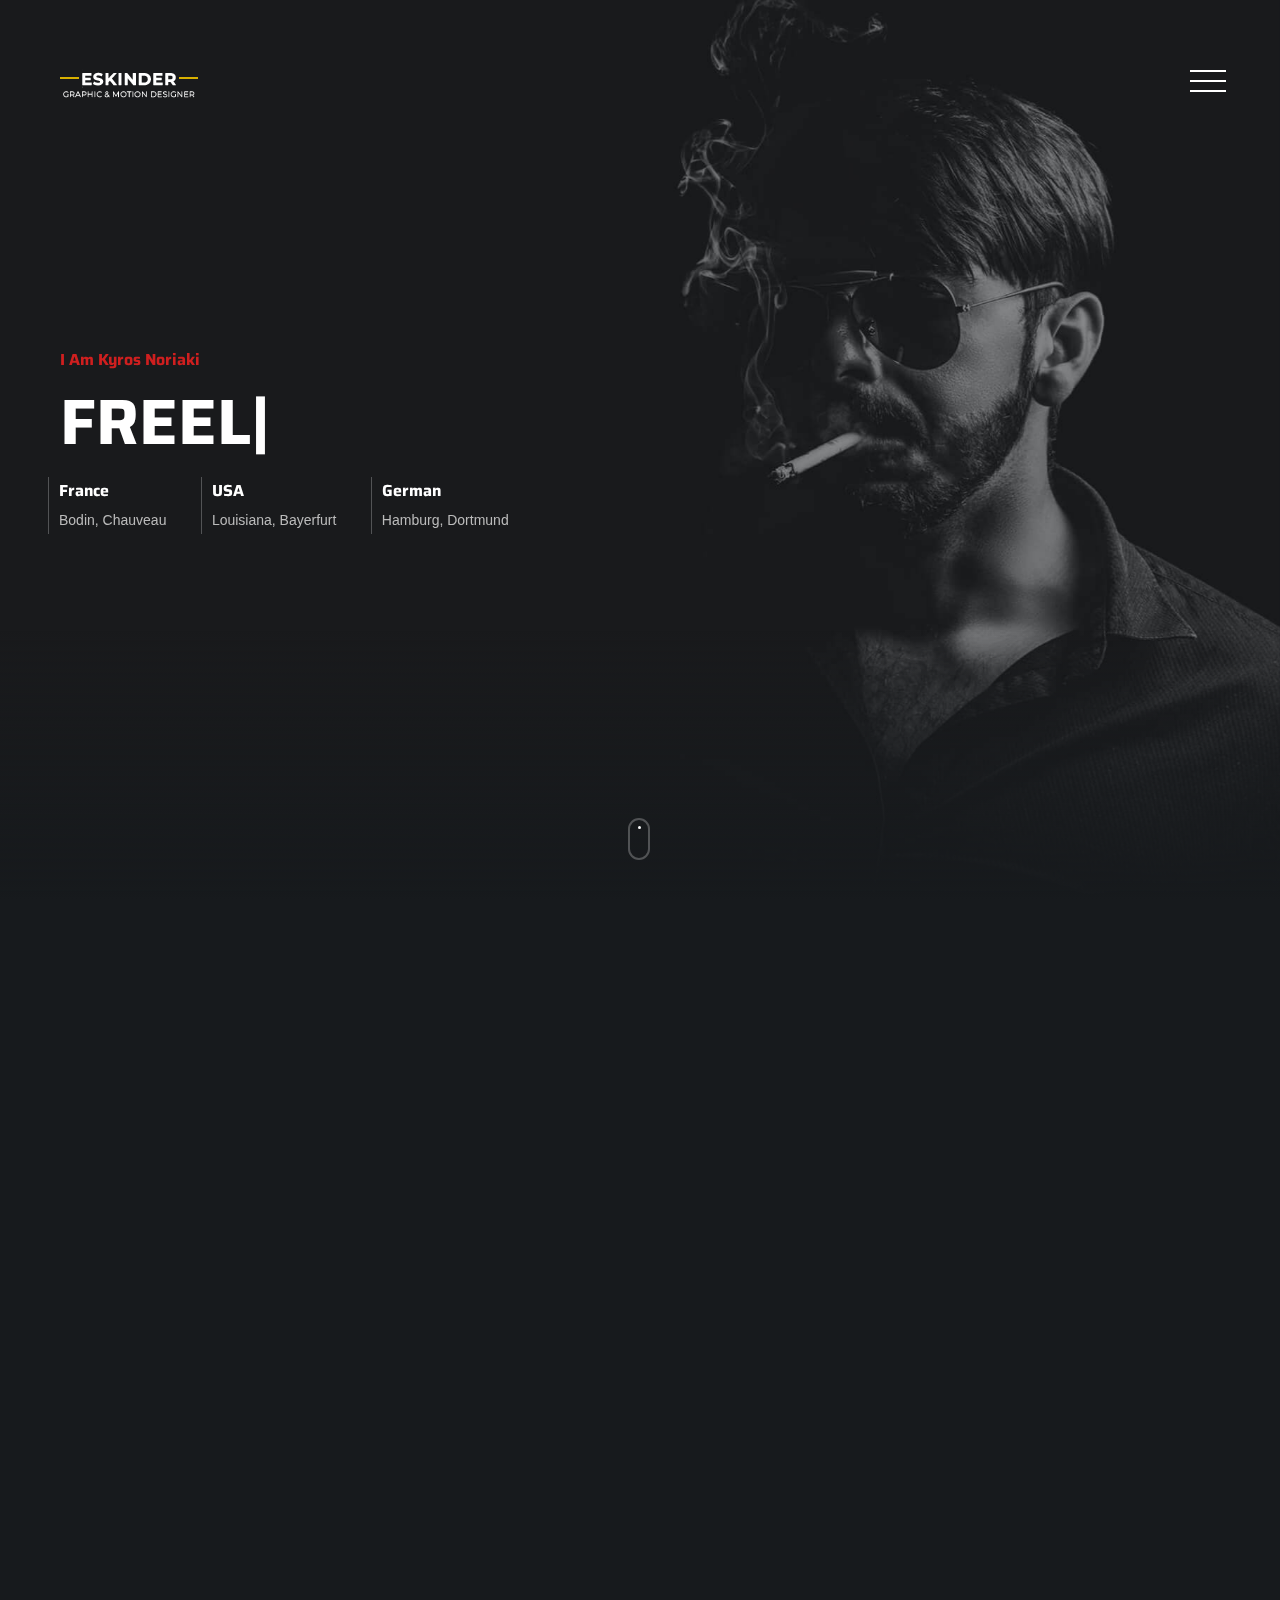
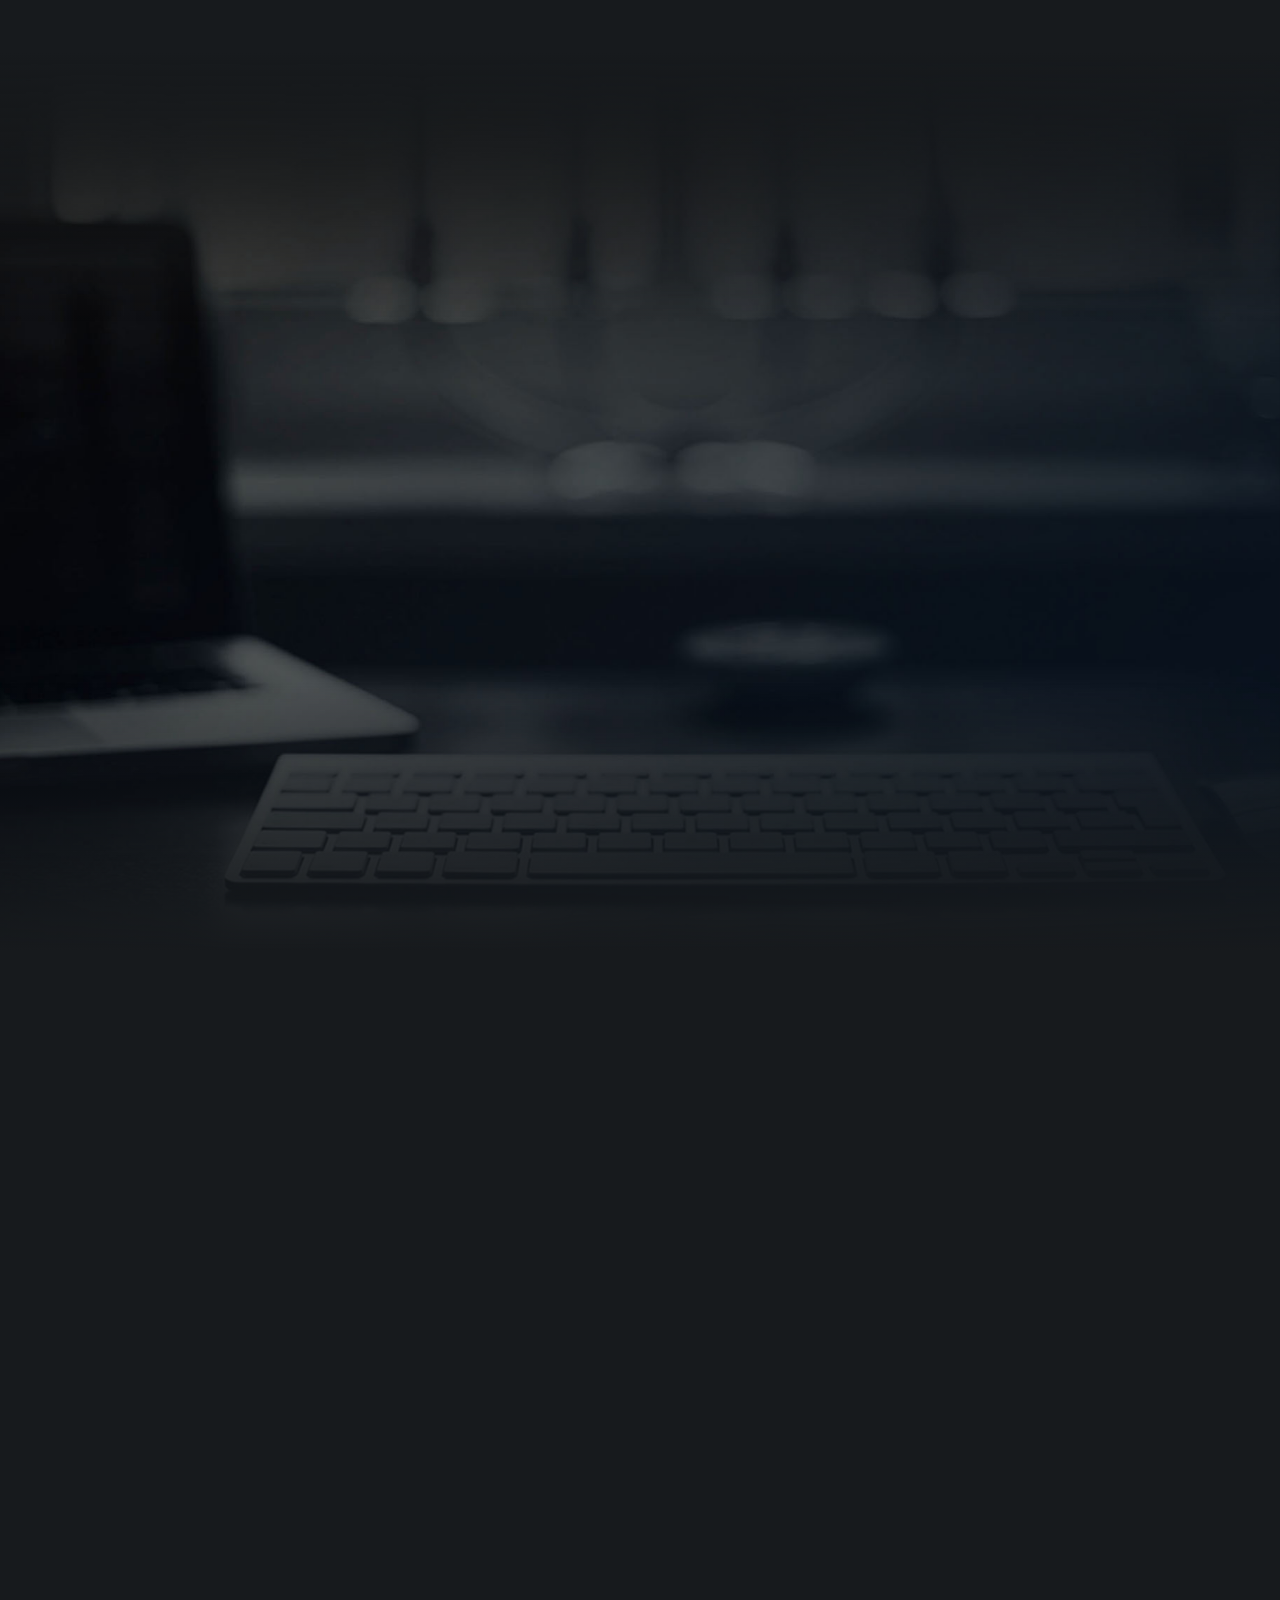
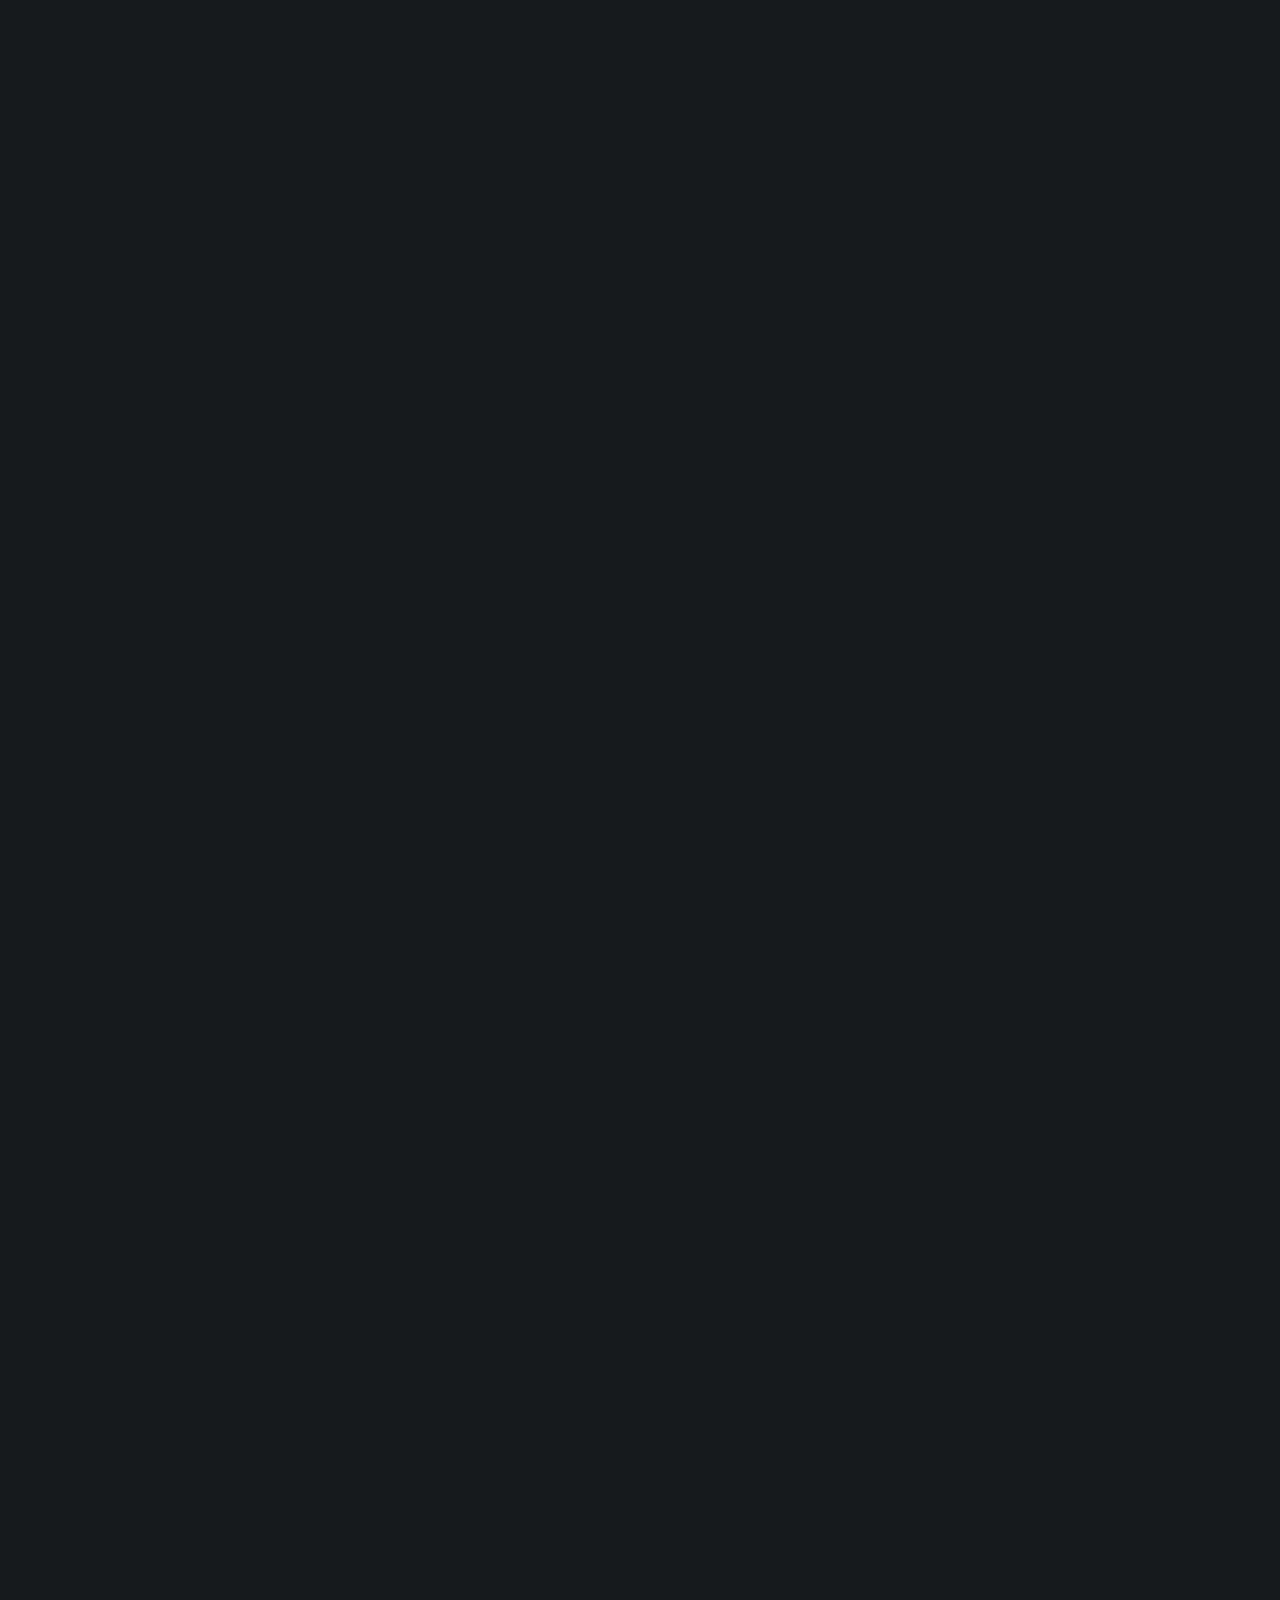
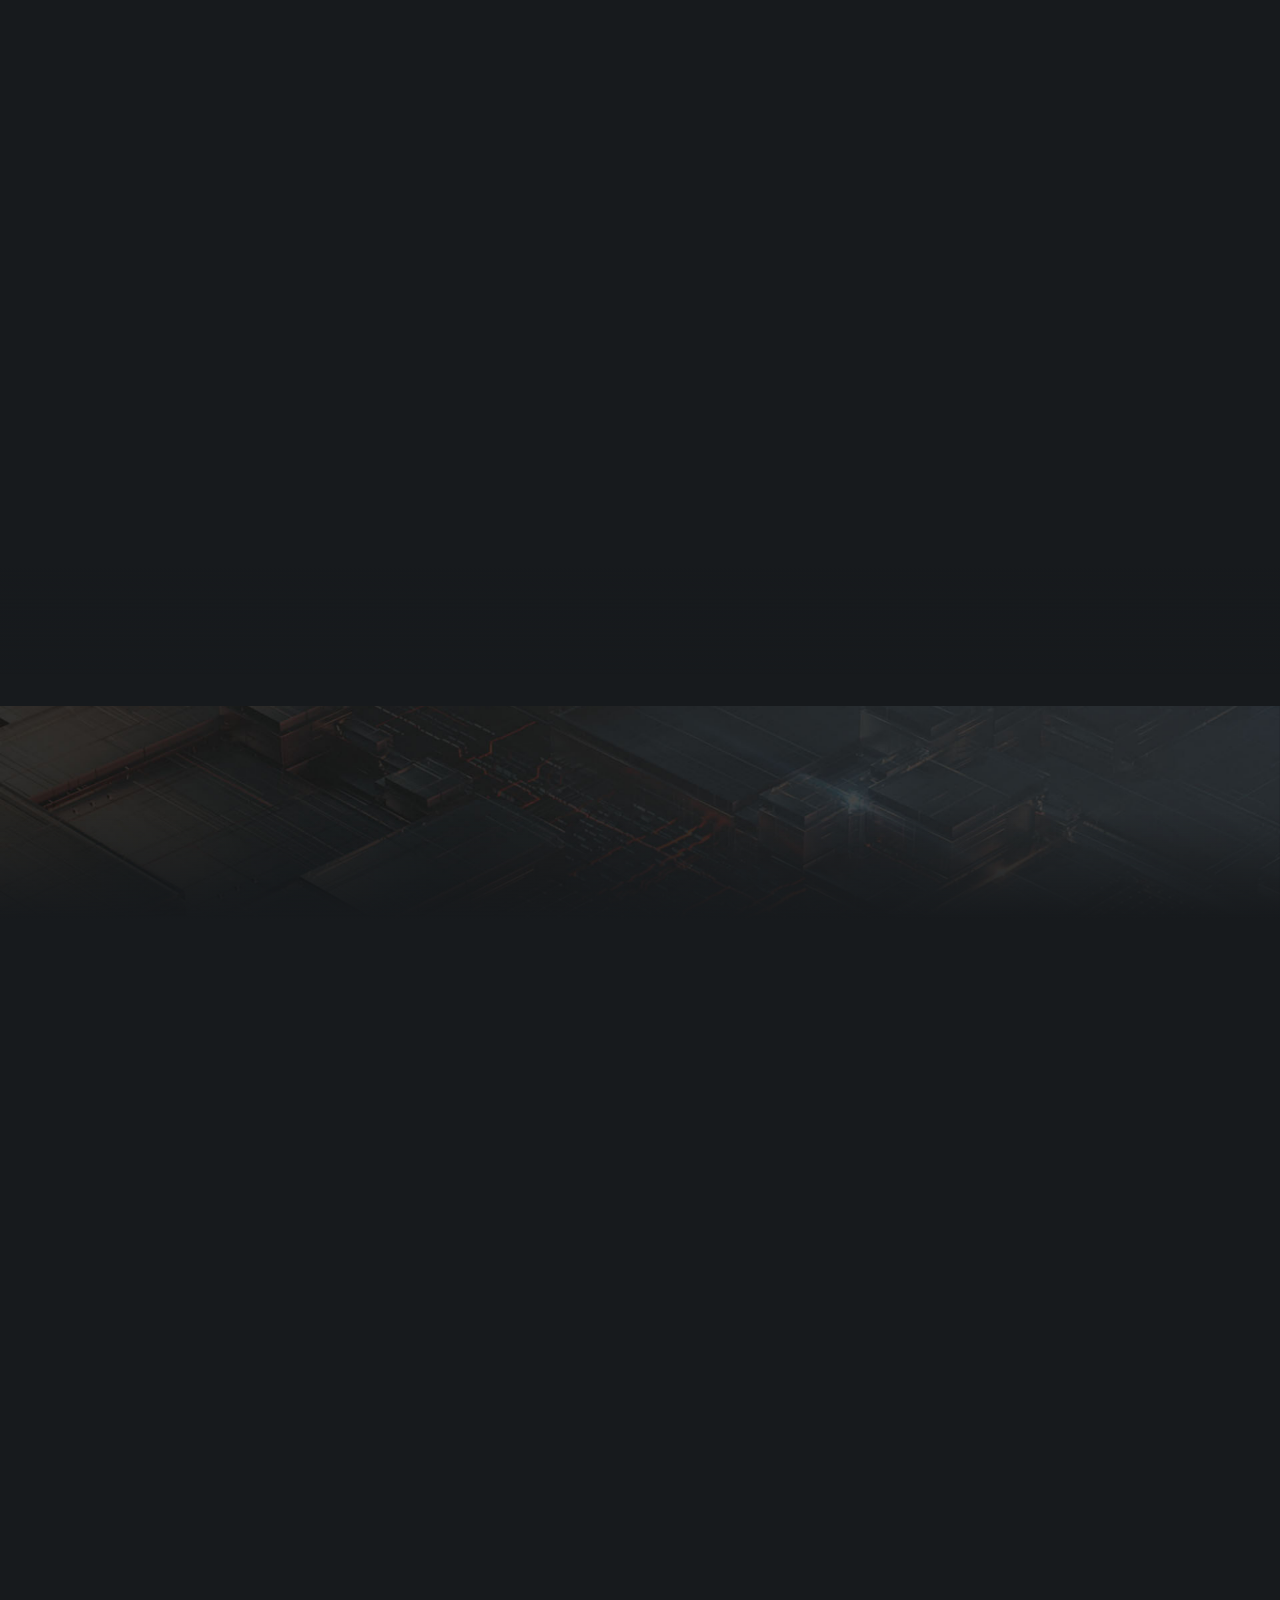
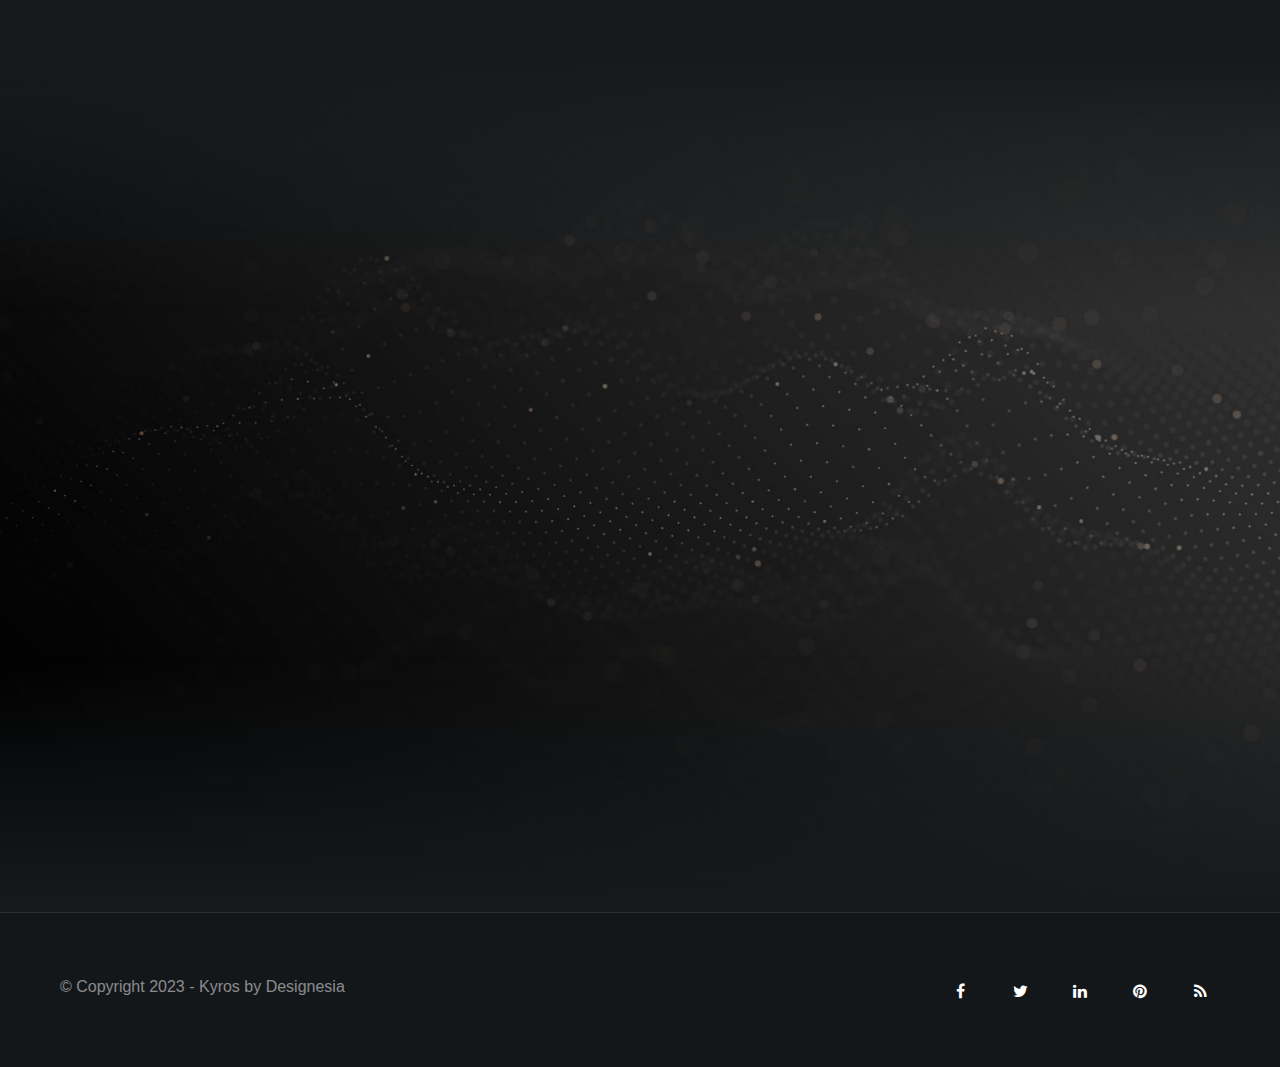
<file: index-menu-reveal.html>
<!DOCTYPE html>
<html lang="zxx">

<head>
    <title>Kyros - Personal Website</title>
    <link rel="icon" href="images/icon.png" type="image/gif" sizes="16x16">
    <meta content="text/html;charset=utf-8" http-equiv="Content-Type">
    <meta content="width=device-width, initial-scale=1.0" name="viewport" />
    <meta content="Kyros - Personal Website" name="description" />
    <meta content="" name="keywords" />
    <meta content="" name="author" />
    <!-- CSS Files
    ================================================== -->
    <link href="css/bootstrap.min.css" rel="stylesheet" type="text/css" id="bootstrap" />
    <link href="css/plugins.css" rel="stylesheet" type="text/css" />
    <link href="css/style.css" rel="stylesheet" type="text/css" />
    <style>
        :root {
            --primary-color: #CF1F1F;
            --primary-color-rgb: 207, 31, 31;
        }
    </style>
    <link href="css/coloring.css" rel="stylesheet" type="text/css" />
</head>

<body class="onepage dark-scheme">
    <div id="wrapper">
        <!-- header begin -->
        <header class="header-v2 transparent">
            <div class="container">
                <div class="row">
                    <div class="col-md-12">
                        <div class="de-flex sm-pt10">
                            <div class="de-flex-col">
                                <div class="de-flex-col">
                                    <!-- logo begin -->
                                    <div id="logo">
                                        <a href="index.html">
                                            <img alt="" class="logo" src="images/logo.png" />
                                            <img alt="" class="logo-2" src="images/logo.png" />
                                        </a>
                                    </div>
                                    <!-- logo close -->
                                </div>
                            </div>
                            <div class="de-flex-col">
                                <div class="menu_side_area">
                                    <span id="de-menu-reveal">
                                        <span class="lt"></span>
                                        <span class="lm"></span>
                                        <span class="lb"></span>
                                    </span>
                                </div>
                            </div>
                        </div>
                    </div>
                </div>
            </div>
        </header>
        <!-- header close -->
        <div id="de-menu-container">
            <div class="mainmenu-v2-wrap">
                <ul id="mainmenu-v2">
                    <li><a class="active" href="#top">Home<span></span></a></li>
                    <li><a href="#section-about">About me<span></span></a></li>
                    <li><a href="#section-services">What I Do<span></span></a></li>
                    <li><a href="#section-portfolio">Portfolio<span></span></a></li>
                    <li><a href="#section-resume">My Resume<span></span></a></li>
                    <li><a href="#section-blog">Blog<span></span></a></li>
                    <li><a href="#section-contact">Contact Me<span></span></a></li>
                </ul>
            </div>
        </div>
        <!-- content begin -->
        <div class="no-bottom no-top" id="content">
            <div id="top"></div>

            <!-- page preloader begin -->
            <div id="preloader">
                <div class="preloader1"></div>
            </div>
            <!-- page preloader close -->
            
            <!-- float text begin -->
            <div class="float-text">
                <div class="de_social-icons">
                    <a href="#"><i class="fa fa-facebook fa-lg"></i></a>
                    <a href="#"><i class="fa fa-twitter fa-lg"></i></a>
                    <a href="#"><i class="fa fa-instagram fa-lg"></i></a>
                </div>
                <span>Follow Me</span>
            </div>
            <!-- float text close --> 

            <!-- load external content begin -->
            <div id="de_modal">
                <button class="button-close"></button>
                <div class="d-modal-loader"></div>
            </div>
             <!-- load external content close -->

            <section aria-label="section" class="jarallax no-top no-bottom text-light">
                <img src="images/background/1.jpg" class="jarallax-img" alt="">
                <div class="v-center">
                    <div class="container">
                        <div class="row align-items-center">
                            <div class="col-md-12">
                                <h6 class="wow fadeInUp" data-wow-delay=".4s"><span class="id-color">I Am Kyros Noriaki</span></h6>
                                <div class="spacer-10"></div>
                                <div class="h1_big text-white wow fadeInUp" data-wow-delay=".6s">
                                    <div class="typed-strings">
                                        <p>Freelancer</p>
                                        <p>Programmer</p>
                                        <p>Photographer</p>
                                    </div>
                                    <div class="typed"></div>
                                </div>
                            </div>
                            <div class="spacer-20"></div>
                            <ul class="list_location wow fadeInUp" data-wow-delay=".8s">
                                <li><span>France</span>Bodin, Chauveau</li>
                                <li><span>USA</span>Louisiana, Bayerfurt</li>
                                <li><span>German</span>Hamburg, Dortmund</li>
                            </ul>
                        </div>
                    </div>
                </div>
                <a href="#section-about" class="mouse-icon-click scroll-to wow fadeInUp" data-wow-delay=".8s">
                    <span class="mouse fadeScroll relative" data-scroll-speed="10">
                        <span class="scroll"></span>
                    </span>
                </a>
                <div class="de-gradient-edge-bottom"></div>
            </section>
            <section id="section-about">
                <div class="container relative">
                    <div class="row">
                        <div class="col-md-12 text-center wow fadeInUp">
                            <h2>About Me</h2>
                            <div class="space-border"></div>
                        </div>
                        <div class="col-md-8 offset-md-2 text-center wow fadeInUp">
                            <p>I am a website designer from Lousiana, with a strong focus in UI/UX design. I love to get new experiences and always learn from my surroundings. I've done more than 285 projects. You can check it through portfolio section on
                                this website. I looking forward to any opportunities and challenges. </p>
                        </div>
                        <div class="spacer-single"></div>
                        <div class="col-lg-3 position-relative wow fadeIn" data-wow-delay=".2s">
                            <div class="position-relative">
                                <div class="progressbar" data-animate="false">
                                    <div class="circle" data-percent="90">
                                        <div></div>
                                    </div>
                                    <h4>HTML</h4>
                                </div>
                            </div>
                        </div>
                        <div class="col-lg-3 position-relative wow fadeIn" data-wow-delay=".4s">
                            <div class="position-relative">
                                <div class="progressbar" data-animate="false">
                                    <div class="circle" data-percent="85">
                                        <div></div>
                                    </div>
                                    <h4>CSS</h4>
                                </div>
                            </div>
                        </div>
                        <div class="col-lg-3 position-relative wow fadeIn" data-wow-delay=".6s">
                            <div class="position-relative">
                                <div class="progressbar" data-animate="false">
                                    <div class="circle" data-percent="80">
                                        <div></div>
                                    </div>
                                    <h4>PHP</h4>
                                </div>
                            </div>
                        </div>
                        <div class="col-lg-3 position-relative wow fadeIn" data-wow-delay=".8s">
                            <div class="position-relative">
                                <div class="progressbar" data-animate="false">
                                    <div class="circle" data-percent="75">
                                        <div></div>
                                    </div>
                                    <h4>jQuery</h4>
                                </div>
                            </div>
                        </div>
                    </div>
                </div>
            </section>
            <section id="section-my-quote" aria-label="section" class="jarallax no-top no-bottom">
                <div class="de-gradient-edge-top"></div>
                <img src="images/background/2.jpg" class="jarallax-img" alt="">
                <div class="v-center">
                    <div class="container">
                        <div class="row align-items-center">
                            <div class="col-md-10 offset-md-1">
                                <blockquote class="q-big wow fadeIn" data-wow-duration="3s">
                                    <i class="d-big icon_quotations"></i>
                                    Do more than is required. What is the distance between someone who achieves their goals consistently and those who spend their lives and careers merely following? The extra mile.
                                    <span class="d-quote-by">Kyros Noriaki</span>
                                </blockquote>
                                <div class="spacer-double"></div>
                            </div>
                        </div>
                    </div>
                </div>
                <div class="de-gradient-edge-bottom"></div>
            </section>
            <section id="section-services" class="no-bottom">
                <div class="container relative">
                    <div class="row">
                        <div class="col-md-12 text-center wow fadeInUp">
                            <h2>What I Do</h2>
                            <div class="space-border"></div>
                        </div>
                        <div class="spacer-single"></div>
                        <div class="row g-0">
                            <div class="col-lg-4 wow fadeIn" data-wow-delay=".2s">
                                <div class="de_3d-box">
                                    <div class="d-inner">
                                        <i class="icon_genius id-color"></i>
                                        <div class="text">
                                            <h3>Branding</h3>
                                            Ex velit cupidatat magna voluptate deserunt quis et dolor adipisicing elit culpa ad exercitation proident irure deserunt irure.
                                        </div>
                                    </div>
                                </div>
                            </div>
                            <div class="col-lg-4 wow fadeIn" data-wow-delay=".4s">
                                <div class="de_3d-box">
                                    <div class="d-inner">
                                        <i class="icon_tools id-color"></i>
                                        <div class="text">
                                            <h3>Development</h3>
                                            Ex velit cupidatat magna voluptate deserunt quis et dolor adipisicing elit culpa ad exercitation proident irure deserunt irure.
                                        </div>
                                    </div>
                                </div>
                            </div>
                            <div class="col-lg-4 wow fadeIn" data-wow-delay=".6s">
                                <div class="de_3d-box">
                                    <div class="d-inner">
                                        <i class="icon_camera_alt id-color"></i>
                                        <div class="text">
                                            <h3>Photography</h3>
                                            Ex velit cupidatat magna voluptate deserunt quis et dolor adipisicing elit culpa ad exercitation proident irure deserunt irure.
                                        </div>
                                    </div>
                                </div>
                            </div>
                        </div>
                    </div>
                </div>
            </section>
            <section id="section-portfolio" class="no-bottom">
                <div class="container relative">
                    <div class="row">
                        <div class="col-md-12 text-center wow fadeInUp">
                            <h2>Portfolio</h2>
                            <div class="space-border"></div>
                        </div>
                    </div>
                    <div id="gallery" class="row sequence">
                        <div class="col-md-4 item">
                            <div class="de_modal wow" data-url="single-project.html">
                                <div class="card-image-1 mod-c" data-tilt>
                                    <div class="d-text">
                                        <h3>Single Image</h3>
                                        <h5 class="d-tag">website</h5>
                                    </div>
                                    <img src="images/gallery/1.jpg" class="img-fluid" alt="">
                                </div>
                            </div>
                        </div>
                        <div class="col-md-4 item">
                            <div class="de_modal wow" data-url="single-project-2.html">
                                <div class="card-image-1 mod-c" data-tilt>
                                    <div class="d-text">
                                        <h3>Multiple Images</h3>
                                        <h5 class="d-tag">website</h5>
                                    </div>
                                    <img src="images/gallery/2.jpg" class="img-fluid" alt="">
                                </div>
                            </div>
                        </div>
                        <div class="col-md-4 item">
                            <div class="de_modal wow" data-url="single-project-3.html">
                                <div class="card-image-1 mod-c" data-tilt>
                                    <div class="d-text">
                                        <h3>Self Hosted Video</h3>
                                        <h5 class="d-tag">website</h5>
                                    </div>
                                    <img src="images/gallery/3.jpg" class="img-fluid" alt="">
                                </div>
                            </div>
                        </div>
                        <div class="col-md-4 item">
                            <div class="de_modal wow" data-url="single-project.html">
                                <div class="card-image-1 mod-c" data-tilt>
                                    <div class="d-text">
                                        <h3>Bluetec App</h3>
                                        <h5 class="d-tag">website</h5>
                                    </div>
                                    <img src="images/gallery/4.jpg" class="img-fluid" alt="">
                                </div>
                            </div>
                        </div>
                        <div class="col-md-4 item">
                            <div class="de_modal wow" data-url="single-project.html">
                                <div class="card-image-1 mod-c" data-tilt>
                                    <div class="d-text">
                                        <h3>Uhost Hosting</h3>
                                        <h5 class="d-tag">website</h5>
                                    </div>
                                    <img src="images/gallery/5.jpg" class="img-fluid" alt="">
                                </div>
                            </div>
                        </div>
                        <div class="col-md-4 item">
                            <div class="de_modal wow" data-url="single-project.html">
                                <div class="card-image-1 mod-c" data-tilt>
                                    <div class="d-text">
                                        <h3>Bolo Creative</h3>
                                        <h5 class="d-tag">website</h5>
                                    </div>
                                    <img src="images/gallery/6.jpg" class="img-fluid" alt="">
                                </div>
                            </div>
                        </div>
                    </div>
                </div>
            </section>
            <section id="section-resume">
                <div class="container relative">
                    <div class="row">
                        <div class="col-md-12 text-center wow fadeInUp">
                            <h2>My Resume</h2>
                            <div class="space-border"></div>
                        </div>
                    </div>
                    <div class="row gh-5">
                        <div class="col-lg-6 wow fadeInUp">
                            <div class="p-4">
                                <h3 class="s_border">Experiences</h3>
                                <ul class="d_timeline">
                                    <li class="d_timeline-item">
                                        <h3 class="d_timeline-title">2014 - now</h3>
                                        <p class="d_timeline-text"><span class="d_title">Founder &amp; Creative Director</span><span class="d_company">Kyros Studio</span>Lorem ipsum dolor sit amet consectetur adipisicing elit. Animi tempora perferendis vero officia enim impedit voluptatem dignissimos, veniam ratione est alias rerum aperiam, nam aliquam reprehenderit iste dolor.</p>
                                    </li>
                                    <li class="d_timeline-item">
                                        <h3 class="d_timeline-title">2010 - 2014</h3>
                                        <p class="d_timeline-text"><span class="d_title">Senior UI / UX Designer</span><span class="d_company">Google Inc</span>Lorem ipsum dolor sit amet consectetur adipisicing elit. Animi tempora perferendis vero officia enim impedit voluptatem dignissimos, veniam ratione est alias rerum aperiam, nam aliquam reprehenderit iste dolor.</p>
                                    </li>
                                    <li class="d_timeline-item">
                                        <h3 class="d_timeline-title">2008 - 2010</h3>
                                        <p class="d_timeline-text"><span class="d_title">Graphic Designer</span><span class="d_company">Kyros Studio</span>Lorem ipsum dolor sit amet consectetur adipisicing elit. Animi tempora perferendis vero officia enim impedit voluptatem dignissimos, veniam ratione est alias rerum aperiam, nam aliquam reprehenderit iste dolor.</p>
                                    </li>
                                </ul>
                            </div>
                        </div>
                        <div class="col-lg-6 wow fadeInUp">
                            <div class="p-4">
                                <h3 class="s_border">Education</h3>
                                <ul class="d_timeline">
                                    <li class="d_timeline-item">
                                        <h3 class="d_timeline-title">2004 - 2008</h3>
                                        <p class="d_timeline-text"><span class="d_title">Master in Design</span><span class="d_company">New York University</span>Lorem ipsum dolor sit amet consectetur adipisicing elit. Animi tempora perferendis vero officia enim impedit voluptatem dignissimos, veniam ratione est alias rerum aperiam, nam aliquam reprehenderit iste dolor.</p>
                                    </li>
                                    <li class="d_timeline-item">
                                        <h3 class="d_timeline-title">2004 - 2008</h3>
                                        <p class="d_timeline-text"><span class="d_title">Bachelor of Arts</span><span class="d_company">University of London</span>Lorem ipsum dolor sit amet consectetur adipisicing elit. Animi tempora perferendis vero officia enim impedit voluptatem dignissimos, veniam ratione est alias rerum aperiam, nam aliquam reprehenderit iste dolor.</p>
                                    </li>
                                    <li class="d_timeline-item">
                                        <h3 class="d_timeline-title">2006 - 2004</h3>
                                        <p class="d_timeline-text"><span class="d_title">Artist of College</span><span class="d_company">University of Sydney</span>Lorem ipsum dolor sit amet consectetur adipisicing elit. Animi tempora perferendis vero officia enim impedit voluptatem dignissimos, veniam ratione est alias rerum aperiam, nam aliquam reprehenderit iste dolor.</p>
                                    </li>
                                </ul>
                            </div>
                        </div>
                    </div>
                </div>
            </section>
            <section id="section-fun-facts" aria-label="section" class="jarallax">
                <div class="de-gradient-edge-top"></div>
                <img src="images/background/3.jpg" class="jarallax-img" alt="">
                <div class="container">
                        <div class="row">
                            <div class="col-md-3 wow fadeIn" data-wow-delay="0">
                                <div class="de_count text-center">
                                    <h3 class="timer" data-to="8240" data-speed="2500">0</h3>
                                    <span>Hours of Works</span>
                                </div>
                            </div>

                            <div class="col-md-3 wow fadeIn" data-wow-delay=".25s">
                                <div class="de_count text-center">
                                    <h3 class="timer" data-to="315" data-speed="2500">0</h3>
                                    <span>Projects Done</span>
                                </div>
                            </div>

                            <div class="col-md-3 wow fadeIn" data-wow-delay=".5s">
                                <div class="de_count text-center">
                                    <h3 class="timer" data-to="250" data-speed="2500">0</h3>
                                    <span>Satisfied Customers</span>
                                </div>
                            </div>

                            <div class="col-md-3 wow fadeIn" data-wow-delay=".75s">
                                <div class="de_count text-center">
                                    <h3 class="timer" data-to="32" data-speed="2500">0</h3>
                                    <span>Awards Winning</span>
                                </div>
                            </div>
                        </div>
                    </div>
                <div class="de-gradient-edge-bottom"></div>
            </section>
            <section id="section-blog" class="no-bottom">
                <div class="container relative">
                    <div class="row">
                        <div class="col-md-12 text-center wow fadeInUp">
                            <h2>Recent Blog</h2>
                            <div class="space-border"></div>
                        </div>
                    </div>
                    <div id="carousel-blog" class="owl-carousel wow fadeInUp">
                        <div class="bloglist item">
                            <div class="post-content">
                                <div class="post-image">
                                    <div class="de_modal" data-url="single-blog.html"><img alt="" src="images/blog/1.jpg" class="lazy grayscale"></div>
                                </div>
                                <div class="post-text">
                                    <h4 class="de_modal" data-url="single-blog.html">How to Make Better User Interface</h4>
                                    <p>Dolore officia sint incididunt non excepteur ea mollit commodo ut enim reprehenderit cupidatat labore ad laborum consectetur consequat...</p>
                                </div>
                            </div>
                        </div>
                        <div class="bloglist item">
                            <div class="post-content">
                                <div class="post-image">
                                    <div class="de_modal" data-url="single-blog.html"><img alt="" src="images/blog/2.jpg" class="lazy grayscale"></div>
                                </div>
                                <div class="post-text">
                                    <h4 class="de_modal" data-url="single-blog.html">10 Web Design Tips From Experts</h4>
                                    <p>Dolore officia sint incididunt non excepteur ea mollit commodo ut enim reprehenderit cupidatat labore ad laborum consectetur consequat...</p>
                                </div>
                            </div>
                        </div>
                        <div class="bloglist item">
                            <div class="post-content">
                                <div class="post-image">
                                    <div class="de_modal" data-url="single-blog.html"><img alt="" src="images/blog/3.jpg" class="lazy grayscale"></div>
                                </div>
                                <div class="post-text">
                                    <h4 class="de_modal" data-url="single-blog.html">The Importance of Web Design</h4>
                                    <p>Dolore officia sint incididunt non excepteur ea mollit commodo ut enim reprehenderit cupidatat labore ad laborum consectetur consequat...</p>
                                </div>
                            </div>
                        </div>
                        <div class="bloglist item">
                            <div class="post-content">
                                <div class="post-image">
                                    <div class="de_modal" data-url="single-blog.html"><img alt="" src="images/blog/4.jpg" class="lazy grayscale"></div>
                                </div>
                                <div class="post-text">
                                    <h4 class="de_modal" data-url="single-blog.html">10 Web Design Tips From Experts</h4>
                                    <p>Dolore officia sint incididunt non excepteur ea mollit commodo ut enim reprehenderit cupidatat labore ad laborum consectetur consequat...</p>
                                </div>
                            </div>
                        </div>
                        <div class="bloglist item">
                            <div class="post-content">
                                <div class="post-image">
                                    <div class="de_modal" data-url="single-blog.html"><img alt="" src="images/blog/5.jpg" class="lazy grayscale"></div>
                                </div>
                                <div class="post-text">
                                    <h4 class="de_modal" data-url="single-blog.html">The Importance of Web Design</h4>
                                    <p>Dolore officia sint incididunt non excepteur ea mollit commodo ut enim reprehenderit cupidatat labore ad laborum consectetur consequat...</p>
                                </div>
                            </div>
                        </div>
                        <div class="bloglist item">
                            <div class="post-content">
                                <div class="post-image">
                                    <div class="de_modal" data-url="single-blog.html"><img alt="" src="images/blog/6.jpg" class="lazy grayscale"></div>
                                </div>
                                <div class="post-text">
                                    <h4 class="de_modal" data-url="single-blog.html">Tips for Healthy Teeth<span></span></h4>
                                    <p>Dolore officia sint incididunt non excepteur ea mollit commodo ut enim reprehenderit cupidatat labore ad laborum consectetur consequat...</p>
                                </div>
                            </div>
                        </div>
                    </div>
                </div>
            </section>
            <section id="section-contact" class="jarallax">
                <div class="de-gradient-edge-top"></div>
                <img src="images/background/5.jpg" class="jarallax-img" alt="">
                <div class="container z-index-1000">
                    <div class="row">
                        <div class="col-md-12 text-center wow fadeInUp">
                            <h2>Contact Me</h2>
                            <div class="space-border"></div>
                        </div>
                        <div class="col-lg-8 offset-lg-2 wow fadeInUp">
                            <div class="contact_form_wrapper">
                                <form name="contactForm" id="contact_form" class="form-border" method="post" action="#">
                                    <div class="row">
                                        <div class="col-md-4">
                                            <div class="field-set">
                                                <input type="text" name="Name" id="name" class="form-control" placeholder="Your Name" required>
                                            </div>
                                        </div>
                                        <div class="col-md-4">
                                            <div class="field-set">
                                                <input type="text" name="Email" id="email" class="form-control" placeholder="Your Email" required>
                                            </div>
                                        </div>
                                        <div class="col-md-4">
                                            <div class="field-set">
                                                <input type="text" name="phone" id="phone" class="form-control" placeholder="Your Phone" required>
                                            </div>
                                        </div>
                                    </div>
                                    <div class="text-center">
                                        <div class="field-set">
                                            <textarea name="message" id="message" class="form-control" placeholder="Your Message" required></textarea>
                                        </div>
                                        <div class="g-recaptcha" data-sitekey="copy-your-site-key-here"></div>
                                        <div id='submit' class="mt10">
                                            <input type='submit' id='send_message' value='Send Message' class="btn-main">
                                        </div>

                                        <div id="success_message" class='success'>
                                            Your message has been sent successfully. Refresh this page if you want to send more messages.
                                        </div>
                                        <div id="error_message" class='error'>
                                            Sorry there was an error sending your form.
                                        </div>

                                    </div>
                                </form>
                            </div>
                            <div class="spacer-double"></div>
                            <div class="row text-center wow fadeInUp">
                                <div class="col-md-4">
                                    <div class="wm-1"></div>
                                    <h6>Email Me</h6>
                                    <p>contact@kyrosnoriaki.com</p>
                                </div>
                                <div class="col-md-4">
                                    <div class="wm-1"></div>
                                    <h6>Call Me</h6>
                                    <p>+1 700 333 92 96</p>
                                </div>
                                <div class="col-md-4">
                                    <div class="wm-1"></div>
                                    <h6>Address</h6>
                                    <p>Collins Street West, Louisiana, Bayerfurt, USA</p>
                                </div>
                            </div>
                        </div>
                    </div>
                </div>
                <div class="de-gradient-edge-bottom"></div>
            </section>
        </div>
        <!-- content close -->
        <a href="#" id="back-to-top"></a>
        <!-- footer begin -->
        <footer>
            <div class="container">
                <div class="row">
                    <div class="col-md-6">
                        <a href="index.html">
                            <span class="copy">&copy; Copyright 2023 - Kyros by Designesia</span>
                        </a>
                    </div>
                    <div class="col-md-6">
                        <div class="social-icons">
                            <a href="#"><i class="fa fa-facebook fa-lg"></i></a>
                            <a href="#"><i class="fa fa-twitter fa-lg"></i></a>
                            <a href="#"><i class="fa fa-linkedin fa-lg"></i></a>
                            <a href="#"><i class="fa fa-pinterest fa-lg"></i></a>
                            <a href="#"><i class="fa fa-rss fa-lg"></i></a>
                        </div>
                    </div>
                </div>
            </div>
        </footer>
        <!-- footer close -->
    </div>
    <!-- Javascript Files
    ================================================== -->
    <script src="js/plugins.js"></script>
    <script src="js/designesia.js"></script>
    <script src='https://www.google.com/recaptcha/api.js' async defer></script>
    <script src="form.js"></script>
    <script>
    jQuery(function($) {
        $('.g-recaptcha').attr('data-theme', 'dark');
    });
    </script>
    <script>
    jQuery(document).ready(function() {
        $(function() {
            // jquery typed plugin
            $(".typed").typed({
                stringsElement: $('.typed-strings'),
                typeSpeed: 100,
                backDelay: 500,
                loop: true,
                contentType: 'html', // or text
                // defaults to false for infinite loop
                loopCount: false,
                callback: function() { null; },
                resetCallback: function() { newTyped(); }
            });
        });
    });
    </script>
</body>

</html>
</file>
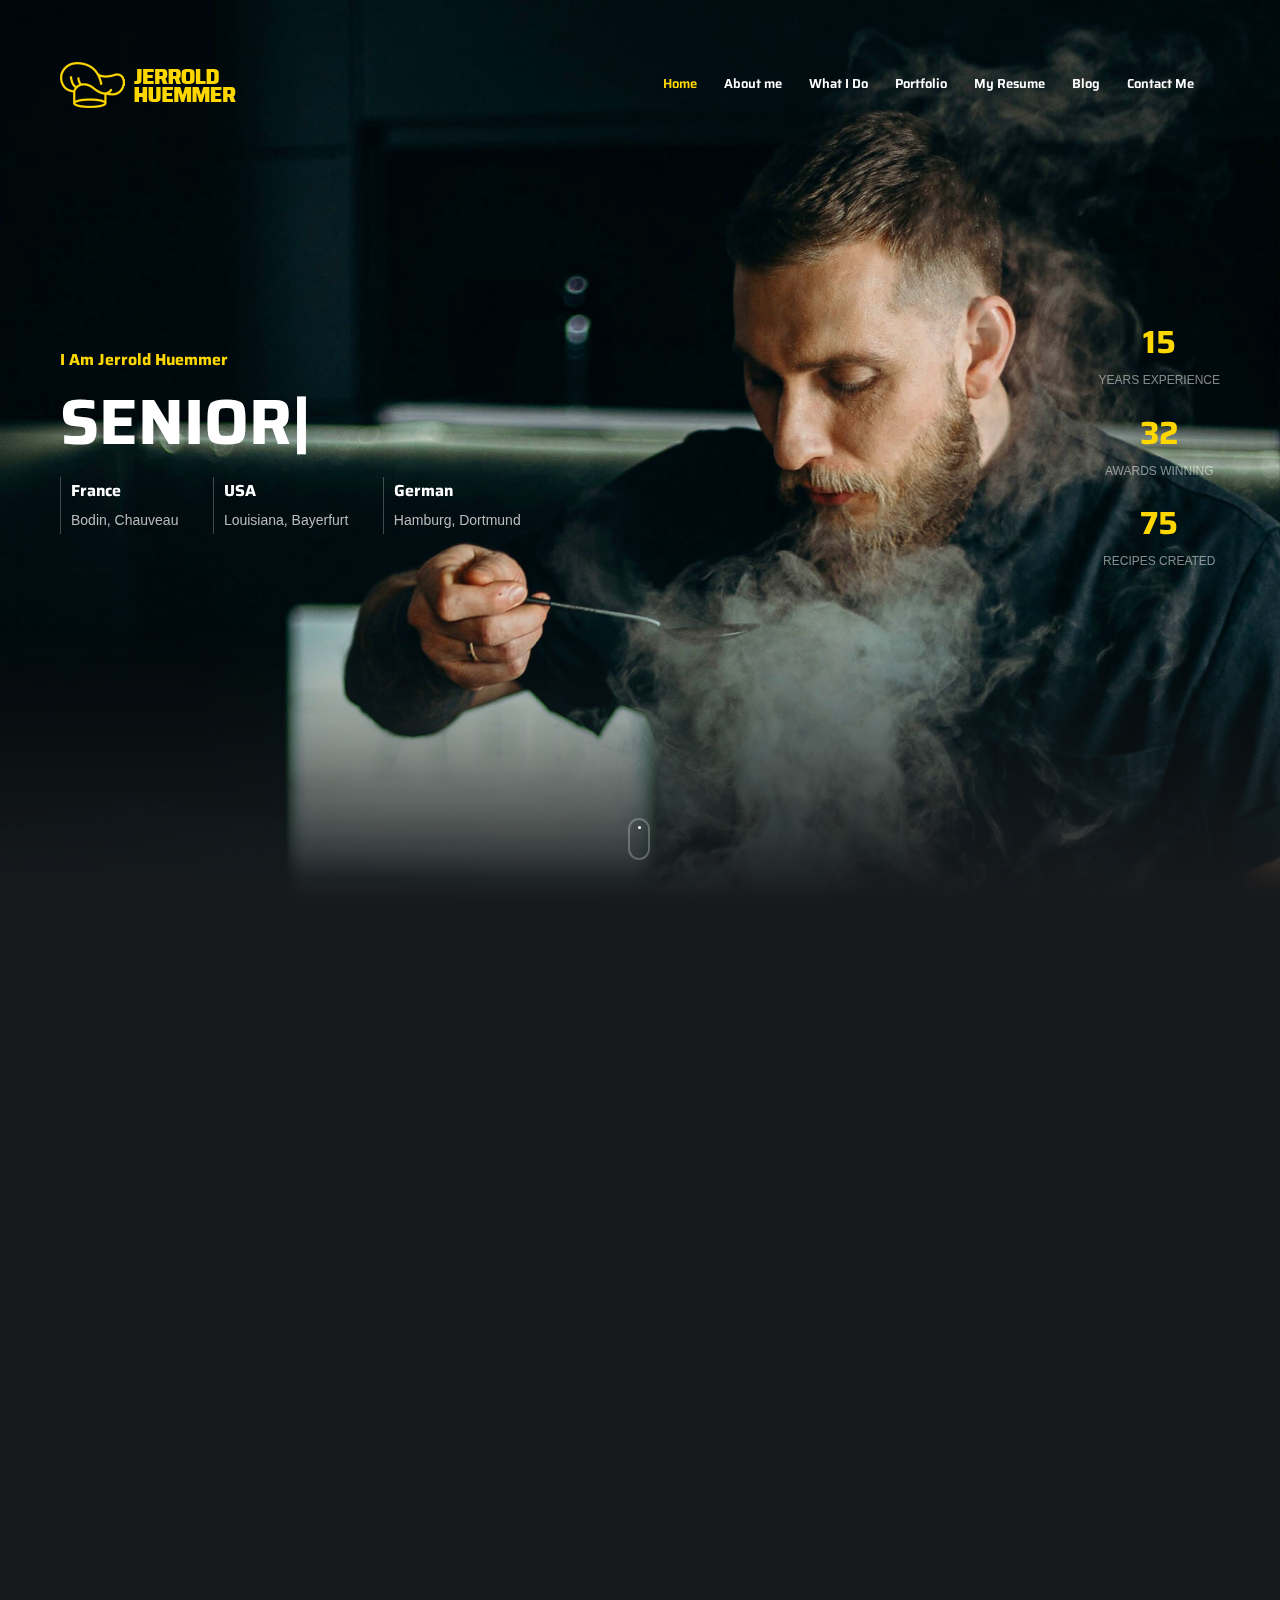
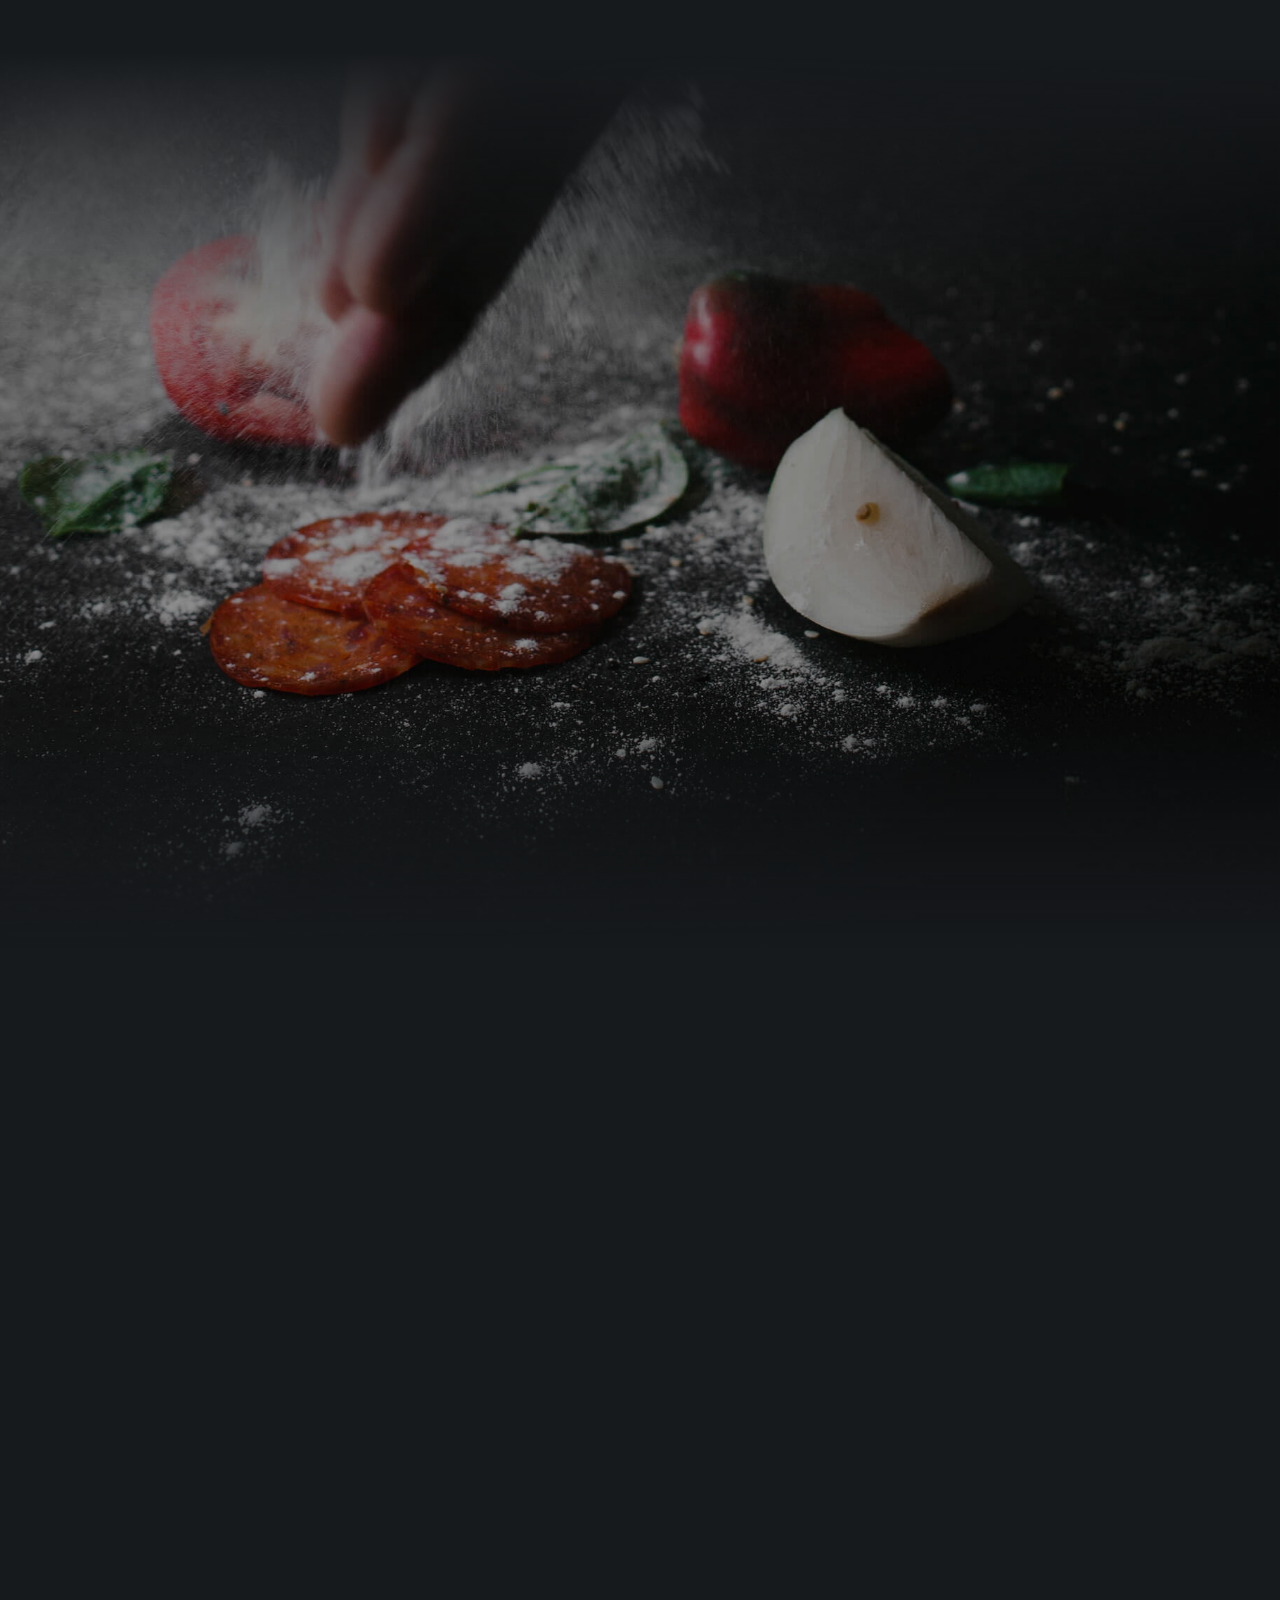
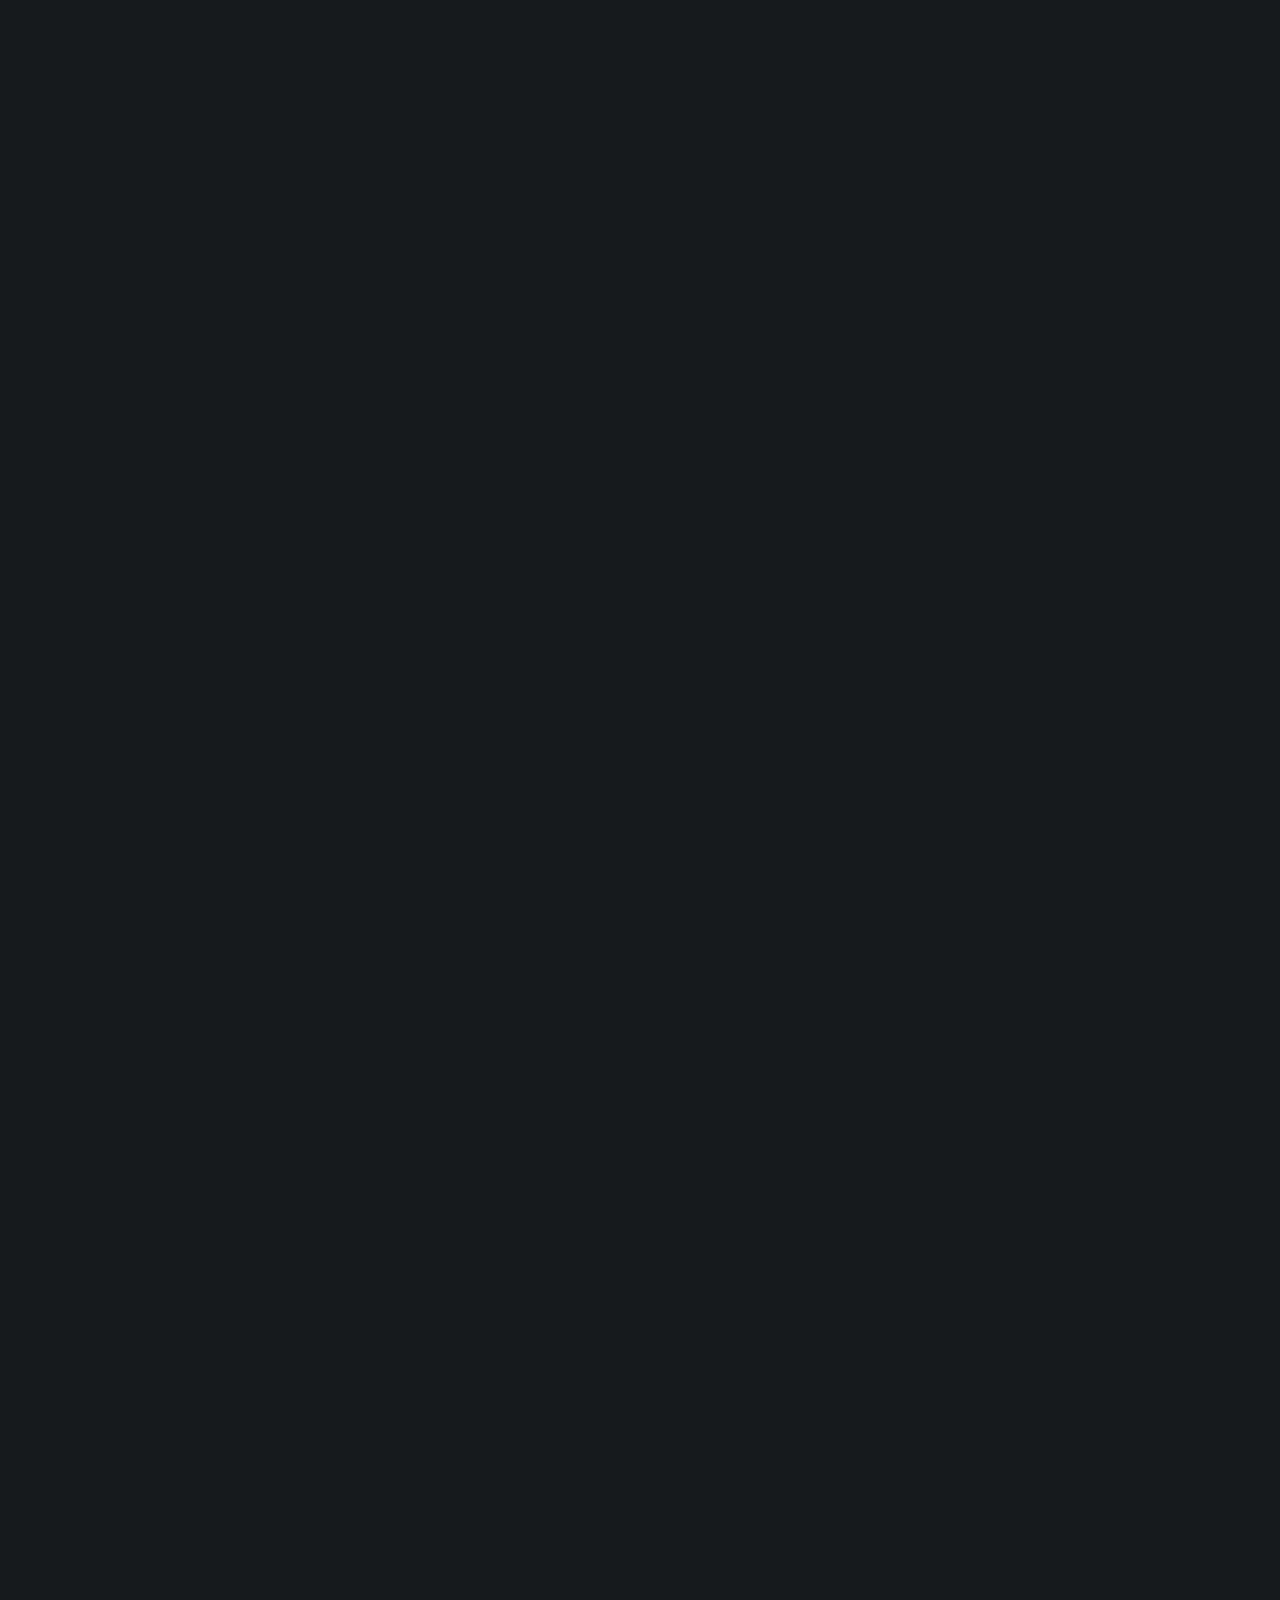
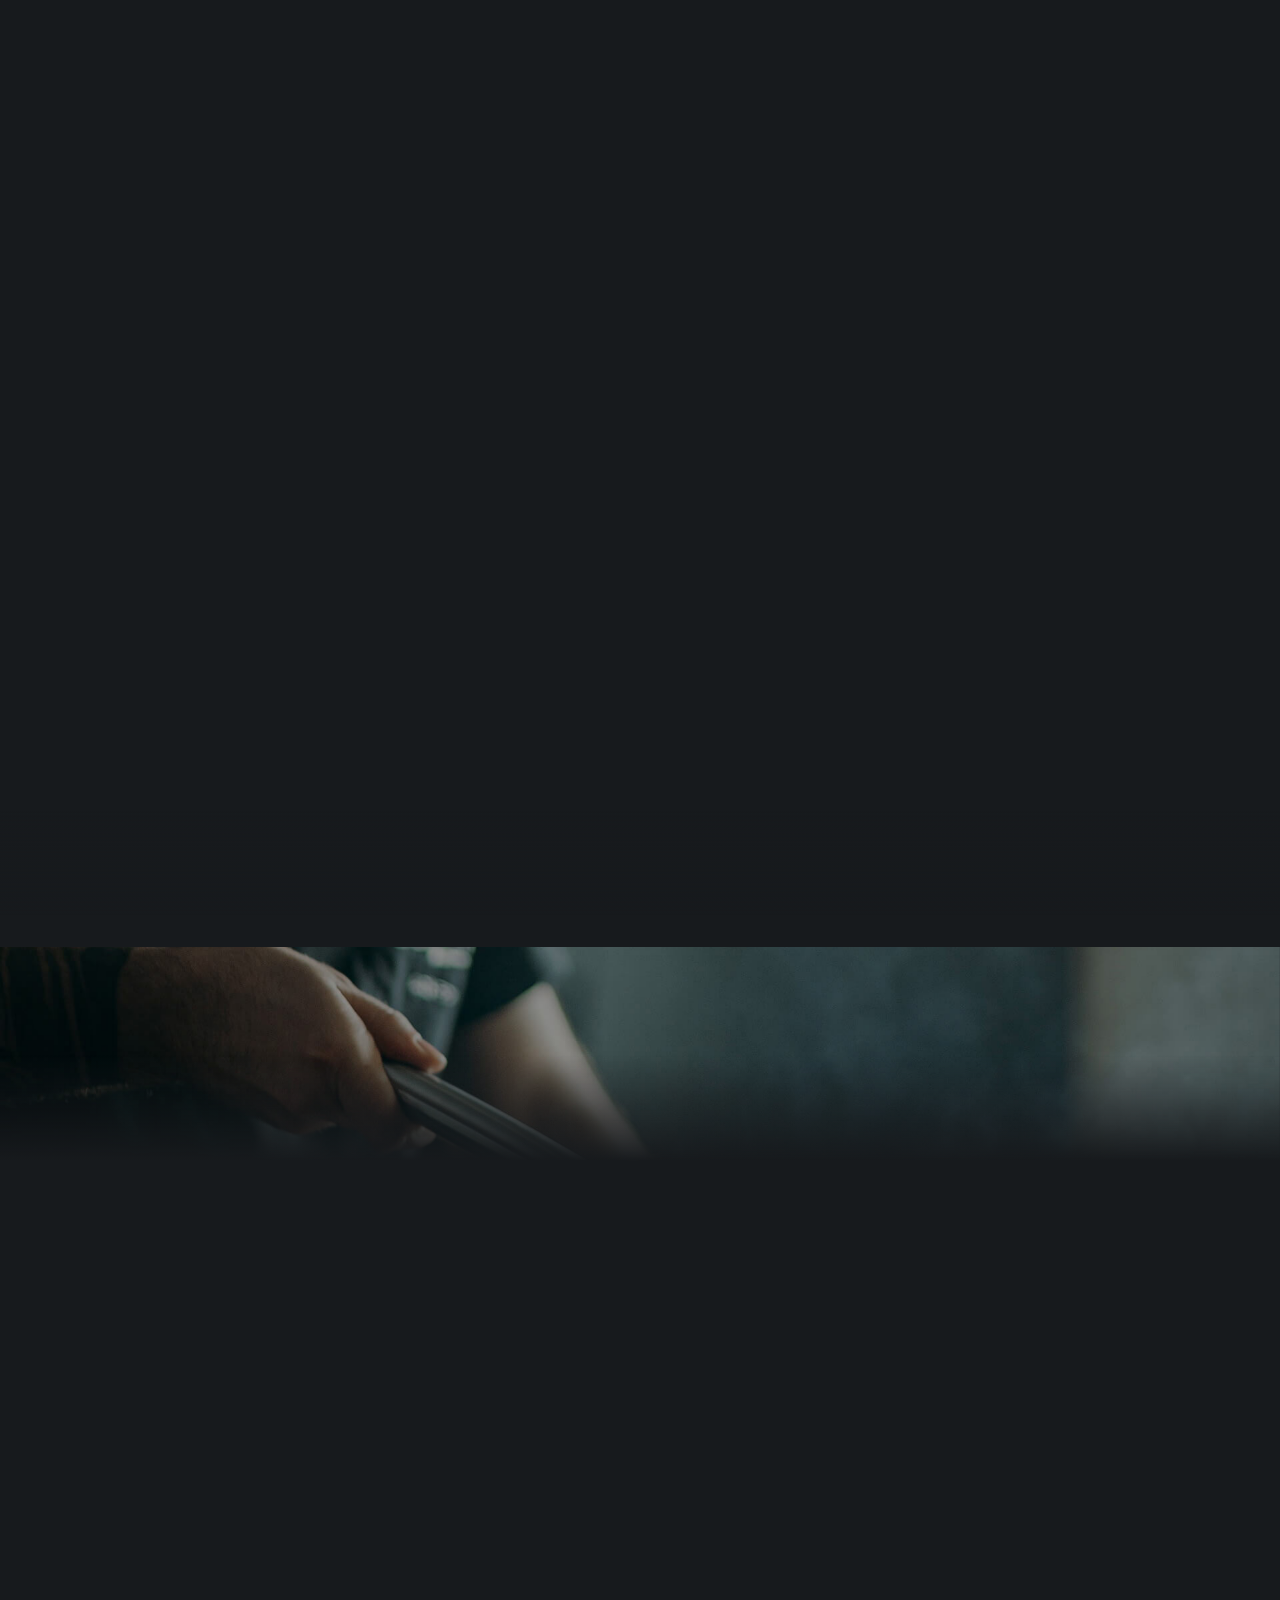
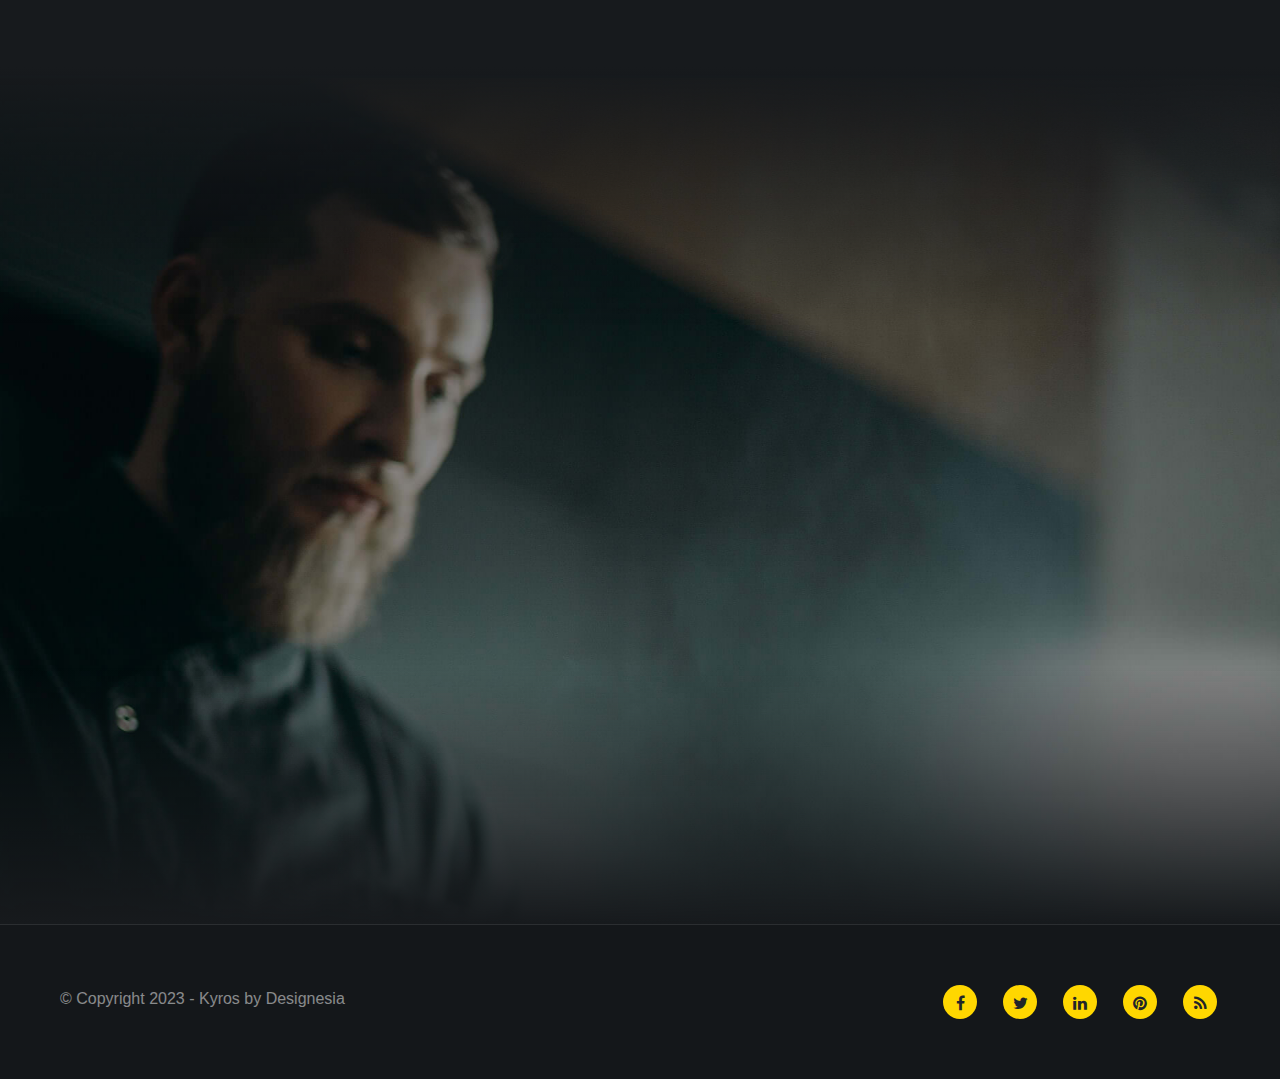
<file: index-profession-chef.html>
<!DOCTYPE html>
<html lang="zxx">

<head>
    <title>Kyros - Personal Website</title>
    <link rel="icon" href="images/icon.png" type="image/gif" sizes="16x16">
    <meta content="text/html;charset=utf-8" http-equiv="Content-Type">
    <meta content="width=device-width, initial-scale=1.0" name="viewport" />
    <meta content="Kyros - Personal Website" name="description" />
    <meta content="" name="keywords" />
    <meta content="" name="author" />
    <!-- CSS Files
    ================================================== -->
    <link href="css/bootstrap.min.css" rel="stylesheet" type="text/css" id="bootstrap" />
    <link href="css/plugins.css" rel="stylesheet" type="text/css" />
    <link href="css/style.css" rel="stylesheet" type="text/css" />
    <style>
        :root {
            --primary-color: #FFD700;
            --primary-color-rgb: 255, 215, 0;
        }
    </style>
    <link href="css/coloring.css" rel="stylesheet" type="text/css" />
</head>

<body class="onepage dark-scheme">
    <div id="wrapper">
        <!-- header begin -->
        <header class="transparent wow fadeInDown" data-wow-delay=".5s">
            <div class="container">
                <div class="row">
                    <div class="col-md-12">
                        <div class="de-flex sm-pt10">
                            <div class="de-flex-col">
                                <div class="de-flex-col">
                                    <!-- logo begin -->
                                    <div id="logo">
                                        <a href="index.html">
                                            <img alt="" class="logo" src="images/logo-7.png" />
                                            <img alt="" class="logo-2" src="images/logo-7.png" />
                                        </a>
                                    </div>
                                    <!-- logo close -->
                                </div>
                            </div>
                            <div class="de-flex-col header-col-right">
                                <ul id="mainmenu" class="menu-fullwidth">
                                    <li><a class="active" href="#top">Home<span></span></a></li>
                                    <li><a href="#section-about">About me<span></span></a></li>
                                    <li><a href="#section-services">What I Do<span></span></a></li>
                                    <li><a href="#section-portfolio">Portfolio<span></span></a></li>
                                    <li><a href="#section-resume">My Resume<span></span></a></li>
                                    <li><a href="#section-blog">Blog<span></span></a></li>
                                    <li><a href="#section-contact">Contact Me<span></span></a></li>
                                </ul>
                                <div class="menu_side_area">
                                    <span id="menu-btn"></span>
                                </div>
                            </div>
                        </div>
                    </div>
                </div>
            </div>
        </header>
        <!-- header close -->
        <!-- content begin -->
        <div class="no-bottom no-top" id="content">
            <div id="top"></div>

            <!-- page preloader begin -->
            <div id="preloader">
                <div class="preloader1"></div>
            </div>
            <!-- page preloader close -->
            
            <!-- float text begin -->
            <div class="float-text">
                <div class="de_social-icons">
                    <a href="#"><i class="fa fa-facebook fa-lg"></i></a>
                    <a href="#"><i class="fa fa-twitter fa-lg"></i></a>
                    <a href="#"><i class="fa fa-instagram fa-lg"></i></a>
                </div>
                <span>Follow Me</span>
            </div>
            <!-- float text close --> 

            <!-- load external content begin -->
            <div id="de_modal">
                <button class="button-close"></button>
                <div class="d-modal-loader"></div>
            </div>
             <!-- load external content close -->

            <section aria-label="section" class="jarallax no-top no-bottom text-light">
                <img src="images/background/11.jpg" class="jarallax-img" alt="">
                <div class="v-center">
                    <div class="container">
                        <div class="row align-items-center">
                            <div class="col-md-8">
                                <h6 class="wow fadeInUp" data-wow-delay=".4s"><span class="id-color">I Am Jerrold Huemmer</span></h6>
                                <div class="spacer-10"></div>
                                <div class="h1_big text-white wow fadeInUp" data-wow-delay=".6s">
                                    <div class="typed-strings">
                                        <p>Senior Chef</p>
                                        <p>Barista</p>
                                        <p>Traveller</p>
                                    </div>
                                    <div class="typed"></div>
                                </div>
                                <div class="spacer-20"></div>
                                <ul class="list_location wow fadeInUp" data-wow-delay=".8s">
                                    <li><span>France</span>Bodin, Chauveau</li>
                                    <li><span>USA</span>Louisiana, Bayerfurt</li>
                                    <li><span>German</span>Hamburg, Dortmund</li>
                                </ul>
                            </div>
                            <div class="col-md-4">
                                <div class="float-end">
                                    <div class="de_count text-center wow fadeInRight" data-wow-delay=".2s">
                                        <h3 class="id-color">15</h3>
                                        <span>Years Experience</span>
                                    </div>
                                    <div class="de_count text-center wow fadeInRight" data-wow-delay=".4s">
                                        <h3 class="id-color">32</h3>
                                        <span>Awards Winning</span>
                                    </div>
                                     <div class="de_count text-center wow fadeInRight" data-wow-delay=".6s">
                                        <h3 class="id-color">75</h3>
                                        <span>Recipes Created</span>
                                    </div>
                                </div>
                            </div>
                        </div>
                    </div>
                </div>
                <a href="#section-about" class="mouse-icon-click scroll-to wow fadeInUp" data-wow-delay=".8s">
                    <span class="mouse fadeScroll relative" data-scroll-speed="10">
                        <span class="scroll"></span>
                    </span>
                </a>
                <div class="de-gradient-edge-bottom"></div>
            </section>
            <section id="section-about">
                <div class="container relative">
                    <div class="row">
                        <div class="col-md-12 text-center wow fadeInUp">
                            <h2 class="id-color">About Me</h2>
                            <div class="space-border"></div>
                        </div>
                        <div class="col-md-8 offset-md-2 text-center wow fadeInUp">
                            <p>I am a senior chef from Lousiana. Creating recipes is my passion. I love to get new experiences and always learn from my surroundings. I've done more than 75 recipes. You can check it through portfolio section on
                                this website. I looking forward to any opportunities and challenges. </p>
                        </div>
                        <div class="spacer-single"></div>
                        <div class="col-lg-3 position-relative wow fadeIn" data-wow-delay=".2s">
                            <div class="position-relative">
                                <div class="progressbar" data-animate="false">
                                    <div class="circle" data-percent="90">
                                        <div></div>
                                    </div>
                                    <h4>Sea Food</h4>
                                </div>
                            </div>
                        </div>
                        <div class="col-lg-3 position-relative wow fadeIn" data-wow-delay=".4s">
                            <div class="position-relative">
                                <div class="progressbar" data-animate="false">
                                    <div class="circle" data-percent="85">
                                        <div></div>
                                    </div>
                                    <h4>Steaks</h4>
                                </div>
                            </div>
                        </div>
                        <div class="col-lg-3 position-relative wow fadeIn" data-wow-delay=".6s">
                            <div class="position-relative">
                                <div class="progressbar" data-animate="false">
                                    <div class="circle" data-percent="80">
                                        <div></div>
                                    </div>
                                    <h4>Mexican</h4>
                                </div>
                            </div>
                        </div>
                        <div class="col-lg-3 position-relative wow fadeIn" data-wow-delay=".8s">
                            <div class="position-relative">
                                <div class="progressbar" data-animate="false">
                                    <div class="circle" data-percent="75">
                                        <div></div>
                                    </div>
                                    <h4>Pasta</h4>
                                </div>
                            </div>
                        </div>
                    </div>
                </div>
            </section>
            <section id="section-my-quote" aria-label="section" class="jarallax no-top no-bottom">
                <div class="de-gradient-edge-top"></div>
                <img src="images/background/12.jpg" class="jarallax-img" alt="">
                <div class="v-center">
                    <div class="container">
                        <div class="row align-items-center">
                            <div class="col-md-10 offset-md-1">
                                <blockquote class="q-big wow fadeIn" data-wow-duration="3s">
                                    <i class="d-big icon_quotations"></i>
                                    Do more than is required. What is the distance between someone who achieves their goals consistently and those who spend their lives and careers merely following? The extra mile.
                                    <span class="d-quote-by">Jerrold Huemer</span>
                                </blockquote>
                                <div class="spacer-double"></div>
                            </div>
                        </div>
                    </div>
                </div>
                <div class="de-gradient-edge-bottom"></div>
            </section>
            <section id="section-services" class="no-bottom">
                <div class="container relative">
                    <div class="row">
                        <div class="col-md-12 text-center wow fadeInUp">
                            <h2 class="id-color">What I Do</h2>
                            <div class="space-border"></div>
                        </div>
                        <div class="row gx-5">
                            <div class="col-lg-4 wow fadeIn" data-wow-delay=".2s">
                                <div class="text-center">
                                    <img class="w-25 mb-2" src="images/svg/fish.svg">
                                    <h3 class="mb-2">Sea Food</h3>
                                    Consequat sint mollit elit elit ea incididunt esse quis nostrud culpa aliquip proident sunt quis cillum duis inc. in est dolore.
                                </div>
                            </div>
                            <div class="col-lg-4 wow fadeIn" data-wow-delay=".4s">
                                <div class="text-center">
                                    <img class="w-25 mb-2" src="images/svg/nachos.svg">
                                    <h3 class="mb-2">Mexican Food</h3>
                                    Consequat sint mollit elit elit ea incididunt esse quis nostrud culpa aliquip proident sunt quis cillum duis inc. in est dolore.
                                </div>
                            </div>
                            <div class="col-lg-4 wow fadeIn" data-wow-delay=".6s">
                                <div class="text-center">
                                    <img class="w-25 mb-2" src="images/svg/pizza.svg">
                                    <h3 class="mb-2">Italian Food</h3>
                                    Consequat sint mollit elit elit ea incididunt esse quis nostrud culpa aliquip proident sunt quis cillum duis inc. in est dolore.
                                </div>
                            </div>
                        </div>
                    </div>
                </div>
            </section>
            <section id="section-portfolio" class="no-bottom">
                <div class="container relative">
                    <div class="row">
                        <div class="col-md-12 text-center wow fadeInUp">
                            <h2 class="id-color">Portfolio</h2>
                            <div class="space-border"></div>
                        </div>
                    </div>
                    <div id="gallery" class="row g-4 sequence">
                        <div class="col-md-4 mb-0 item">
                            <a class="image-popup-gallery wow" href="images/gallery-food/1.jpg">
                                <div class="card-image-1 mod-e" data-tilt>
                                    <div class="d-text text-center">
                                        <h3>Sea Food</h3>
                                    </div>
                                    <img src="images/gallery-food/1.jpg" class="img-fluid" alt="">
                                </div>
                            </a>
                        </div>
                        <div class="col-md-4 mb-0 item">
                            <a class="image-popup-gallery wow" href="images/gallery-food/2.jpg">
                                <div class="card-image-1 mod-e" data-tilt>
                                    <div class="d-text text-center">
                                        <h3>Pizza</h3>
                                    </div>
                                    <img src="images/gallery-food/2.jpg" class="img-fluid" alt="">
                                </div>
                            </a>
                        </div>
                        <div class="col-md-4 mb-0 item">
                            <a class="image-popup-gallery wow" href="images/gallery-food/3.jpg">
                                <div class="card-image-1 mod-e" data-tilt>
                                    <div class="d-text text-center">
                                        <h3>Pasta</h3>
                                    </div>
                                    <img src="images/gallery-food/3.jpg" class="img-fluid" alt="">
                                </div>
                            </a>
                        </div>
                        <div class="col-md-4 mb-0 item">
                            <a class="image-popup-gallery wow" href="images/gallery-food/4.jpg">
                                <div class="card-image-1 mod-e" data-tilt>
                                    <div class="d-text text-center">
                                        <h3>Nachos</h3>
                                    </div>
                                    <img src="images/gallery-food/4.jpg" class="img-fluid" alt="">
                                </div>
                            </a>
                        </div>
                        <div class="col-md-4 mb-0 item">
                            <a class="image-popup-gallery wow" href="images/gallery-food/5.jpg">
                                <div class="card-image-1 mod-e" data-tilt>
                                    <div class="d-text text-center">
                                        <h3>Steak</h3>
                                    </div>
                                    <img src="images/gallery-food/5.jpg" class="img-fluid" alt="">
                                </div>
                            </a>
                        </div>
                        <div class="col-md-4 mb-0 item">
                            <a class="image-popup-gallery wow" href="images/gallery-food/6.jpg">
                                <div class="card-image-1 mod-e" data-tilt>
                                    <div class="d-text text-center">
                                        <h3>Noodle</h3>
                                    </div>
                                    <img src="images/gallery-food/6.jpg" class="img-fluid" alt="">
                                </div>
                            </a>
                        </div>
                    </div>
                </div>
            </section>
            <section id="section-resume">
                <div class="container relative">
                    <div class="row">
                        <div class="col-md-12 text-center wow fadeInUp">
                            <h2 class="id-color">My Resume</h2>
                            <div class="space-border"></div>
                        </div>
                    </div>
                    <div class="row gh-5">
                        <div class="col-lg-6 wow fadeInUp">
                            <div class="p-4">
                                <h3 class="s_border">Experiences</h3>
                                <ul class="d_timeline">
                                    <li class="d_timeline-item">
                                        <h3 class="d_timeline-title s2">2014 - now</h3>
                                        <p class="d_timeline-text"><span class="d_title">Founder &amp; Director</span><span class="d_company">Kyros Restaurant</span>Lorem ipsum dolor sit amet consectetur adipisicing elit. Animi tempora perferendis vero officia enim impedit voluptatem dignissimos, veniam ratione est alias rerum aperiam, nam aliquam reprehenderit iste dolor.</p>
                                    </li>
                                    <li class="d_timeline-item">
                                        <h3 class="d_timeline-title s2">2010 - 2014</h3>
                                        <p class="d_timeline-text"><span class="d_title">Senior Chef</span><span class="d_company">Four Seasons Hotel</span>Lorem ipsum dolor sit amet consectetur adipisicing elit. Animi tempora perferendis vero officia enim impedit voluptatem dignissimos, veniam ratione est alias rerum aperiam, nam aliquam reprehenderit iste dolor.</p>
                                    </li>
                                    <li class="d_timeline-item">
                                        <h3 class="d_timeline-title s2">2008 - 2010</h3>
                                        <p class="d_timeline-text"><span class="d_title">Junior Chef</span><span class="d_company">Pullman Hotel</span>Lorem ipsum dolor sit amet consectetur adipisicing elit. Animi tempora perferendis vero officia enim impedit voluptatem dignissimos, veniam ratione est alias rerum aperiam, nam aliquam reprehenderit iste dolor.</p>
                                    </li>
                                </ul>
                            </div>
                        </div>
                        <div class="col-lg-6 wow fadeInUp">
                            <div class="p-4">
                                <h3 class="s_border">Education</h3>
                                <ul class="d_timeline">
                                    <li class="d_timeline-item">
                                        <h3 class="d_timeline-title s2">2004 - 2008</h3>
                                        <p class="d_timeline-text"><span class="d_title">Master in Culinary</span><span class="d_company">New York University</span>Lorem ipsum dolor sit amet consectetur adipisicing elit. Animi tempora perferendis vero officia enim impedit voluptatem dignissimos, veniam ratione est alias rerum aperiam, nam aliquam reprehenderit iste dolor.</p>
                                    </li>
                                    <li class="d_timeline-item">
                                        <h3 class="d_timeline-title s2">2004 - 2008</h3>
                                        <p class="d_timeline-text"><span class="d_title">Bachelor of Culinary</span><span class="d_company">University of London</span>Lorem ipsum dolor sit amet consectetur adipisicing elit. Animi tempora perferendis vero officia enim impedit voluptatem dignissimos, veniam ratione est alias rerum aperiam, nam aliquam reprehenderit iste dolor.</p>
                                    </li>
                                    <li class="d_timeline-item">
                                        <h3 class="d_timeline-title s2">2006 - 2004</h3>
                                        <p class="d_timeline-text"><span class="d_title">Artist of Culinary</span><span class="d_company">University of Sydney</span>Lorem ipsum dolor sit amet consectetur adipisicing elit. Animi tempora perferendis vero officia enim impedit voluptatem dignissimos, veniam ratione est alias rerum aperiam, nam aliquam reprehenderit iste dolor.</p>
                                    </li>
                                </ul>
                            </div>
                        </div>
                    </div>
                </div>
            </section>
            <section id="section-fun-facts" aria-label="section" class="jarallax">
                <div class="de-gradient-edge-top"></div>
                <img src="images/background/13.jpg" class="jarallax-img" alt="">
                <div class="container">
                        <div class="row">

                            <div class="col-md-4 wow fadeIn" data-wow-delay=".25s">
                                <div class="de_count text-center">
                                    <h3 class="timer" data-to="75" data-speed="2500">0</h3>
                                    <span>Recipes Created</span>
                                </div>
                            </div>

                            <div class="col-md-4 wow fadeIn" data-wow-delay=".5s">
                                <div class="de_count text-center">
                                    <h3 class="timer" data-to="32" data-speed="2500">0</h3>
                                    <span>Awards Winning</span>
                                </div>
                            </div>

                            <div class="col-md-4 wow fadeIn" data-wow-delay="0">
                                <div class="de_count text-center">
                                    <h3 class="timer" data-to="15" data-speed="2500">0</h3>
                                    <span>Years of Experiences</span>
                                </div>
                            </div>
                        </div>
                    </div>
                <div class="de-gradient-edge-bottom"></div>
            </section>
            <section id="section-blog" class="no-bottom">
                <div class="container relative">
                    <div class="row">
                        <div class="col-md-12 text-center wow fadeInUp">
                            <h2 class="id-color">Recent Blog</h2>
                            <div class="space-border"></div>
                        </div>
                    </div>
                    <div id="carousel-blog" class="owl-carousel wow fadeInUp">
                        <div class="bloglist item">
                            <div class="post-content">
                                <div class="post-text p-0">
                                    <h4 class="de_modal" data-url="single-blog.html">The Truth About the Food Industry</h4>
                                    <p class="mb-1">Dolore officia sint incididunt non excepteur ea mollit commodo ut enim reprehenderit cupidatat labore ad laborum consectetur consequat...</p>
                                    <div class="small id-color">2 days ago</div>
                                </div>
                            </div>
                        </div>
                        <div class="bloglist item">
                            <div class="post-content">
                                <div class="post-text p-0">
                                    <h4 class="de_modal" data-url="single-blog.html">What Millenials Think About Food</h4>
                                    <p class="mb-1">Dolore officia sint incididunt non excepteur ea mollit commodo ut enim reprehenderit cupidatat labore ad laborum consectetur consequat...</p>
                                    <div class="small id-color">2 days ago</div>
                                </div>
                            </div>
                        </div>
                        <div class="bloglist item">
                            <div class="post-content">
                                <div class="post-text p-0">
                                    <h4 class="de_modal" data-url="single-blog.html">Food to Brighten Your Day</h4>
                                    <p class="mb-1">Dolore officia sint incididunt non excepteur ea mollit commodo ut enim reprehenderit cupidatat labore ad laborum consectetur consequat...</p>
                                    <div class="small id-color">2 days ago</div>
                                </div>
                            </div>
                        </div>
                        <div class="bloglist item">
                            <div class="post-content">
                                <div class="post-text p-0">
                                    <h4 class="de_modal" data-url="single-blog.html">The Ultimate Food Checklist</h4>
                                    <p class="mb-1">Dolore officia sint incididunt non excepteur ea mollit commodo ut enim reprehenderit cupidatat labore ad laborum consectetur consequat...</p>
                                    <div class="small id-color">2 days ago</div>
                                </div>
                            </div>
                        </div>
                        <div class="bloglist item">
                            <div class="post-content">
                                <div class="post-text p-0">
                                    <h4 class="de_modal" data-url="single-blog.html">6 Things Every Food Lover Should Know</h4>
                                    <p class="mb-1">Dolore officia sint incididunt non excepteur ea mollit commodo ut enim reprehenderit cupidatat labore ad laborum consectetur consequat...</p>
                                    <div class="small id-color">2 days ago</div>
                                </div>
                            </div>
                        </div>
                        <div class="bloglist item">
                            <div class="post-content">
                                <div class="post-text p-0">
                                    <h4 class="de_modal" data-url="single-blog.html">My "Aha Moment" About Food<span></span></h4>
                                    <p class="mb-1">Dolore officia sint incididunt non excepteur ea mollit commodo ut enim reprehenderit cupidatat labore ad laborum consectetur consequat...</p>
                                    <div class="small id-color">2 days ago</div>
                                </div>
                            </div>
                        </div>
                    </div>
                </div>
            </section>
            <section id="section-contact" class="jarallax">
                <div class="de-gradient-edge-top"></div>
                <img src="images/background/14.jpg" class="jarallax-img" alt="">
                <div class="container z-index-1000">
                    <div class="row">
                        <div class="col-md-12 text-center wow fadeInUp">
                            <h2 class="id-color">Contact Me</h2>
                            <div class="space-border"></div>
                        </div>
                        <div class="col-lg-8 offset-lg-2 wow fadeInUp">
                            <div class="contact_form_wrapper">
                                <form name="contactForm" id="contact_form" class="form-border" method="post" action="#">
                                    <div class="row">
                                        <div class="col-md-4">
                                            <div class="field-set">
                                                <input type="text" name="Name" id="name" class="form-control" placeholder="Your Name" required>
                                            </div>
                                        </div>
                                        <div class="col-md-4">
                                            <div class="field-set">
                                                <input type="text" name="Email" id="email" class="form-control" placeholder="Your Email" required>
                                            </div>
                                        </div>
                                        <div class="col-md-4">
                                            <div class="field-set">
                                                <input type="text" name="phone" id="phone" class="form-control" placeholder="Your Phone" required>
                                            </div>
                                        </div>
                                    </div>
                                    <div class="text-center">
                                        <div class="field-set">
                                            <textarea name="message" id="message" class="form-control" placeholder="Your Message" required></textarea>
                                        </div>
                                        <div class="g-recaptcha" data-sitekey="copy-your-site-key-here"></div>
                                        <div id='submit' class="mt10">
                                            <input type='submit' id='send_message' value='Send Message' class="btn-main text-dark">
                                        </div>

                                        <div id="success_message" class='success'>
                                            Your message has been sent successfully. Refresh this page if you want to send more messages.
                                        </div>
                                        <div id="error_message" class='error'>
                                            Sorry there was an error sending your form.
                                        </div>

                                    </div>
                                </form>
                            </div>
                            <div class="spacer-double"></div>
                            <div class="row text-center wow fadeInUp">
                                <div class="col-md-4">
                                    <div class="wm-1"></div>
                                    <h6>Email Me</h6>
                                    <p>contact@kyrosnoriaki.com</p>
                                </div>
                                <div class="col-md-4">
                                    <div class="wm-1"></div>
                                    <h6>Call Me</h6>
                                    <p>+1 700 333 92 96</p>
                                </div>
                                <div class="col-md-4">
                                    <div class="wm-1"></div>
                                    <h6>Address</h6>
                                    <p>Collins Street West, Louisiana, Bayerfurt, USA</p>
                                </div>
                            </div>
                        </div>
                    </div>
                </div>
                <div class="de-gradient-edge-bottom"></div>
            </section>
        </div>
        <!-- content close -->
        <a href="#" id="back-to-top"></a>
        <!-- footer begin -->
        <footer>
            <div class="container">
                <div class="row">
                    <div class="col-md-6">
                        <a href="index.html">
                            <span class="copy">&copy; Copyright 2023 - Kyros by Designesia</span>
                        </a>
                    </div>
                    <div class="col-md-6">
                        <div class="social-icons">
                            <a href="#"><i class="bg-color text-dark fa fa-facebook fa-lg"></i></a>
                            <a href="#"><i class="bg-color text-dark fa fa-twitter fa-lg"></i></a>
                            <a href="#"><i class="bg-color text-dark fa fa-linkedin fa-lg"></i></a>
                            <a href="#"><i class="bg-color text-dark fa fa-pinterest fa-lg"></i></a>
                            <a href="#"><i class="bg-color text-dark fa fa-rss fa-lg"></i></a>
                        </div>
                    </div>
                </div>
            </div>
        </footer>
        <!-- footer close -->
    </div>
    <!-- Javascript Files
    ================================================== -->
    <script src="js/plugins.js"></script>
    <script src="js/designesia.js"></script>
    <script src='https://www.google.com/recaptcha/api.js' async defer></script>
    <script src="form.js"></script>
    <script>
    jQuery(function($) {
        $('.g-recaptcha').attr('data-theme', 'dark');
    });
    </script>
    <script>
    jQuery(document).ready(function() {
        $(function() {
            // jquery typed plugin
            $(".typed").typed({
                stringsElement: $('.typed-strings'),
                typeSpeed: 100,
                backDelay: 500,
                loop: true,
                contentType: 'html', // or text
                // defaults to false for infinite loop
                loopCount: false,
                callback: function() { null; },
                resetCallback: function() { newTyped(); }
            });
        });
    });
    </script>
</body>

</html>
</file>
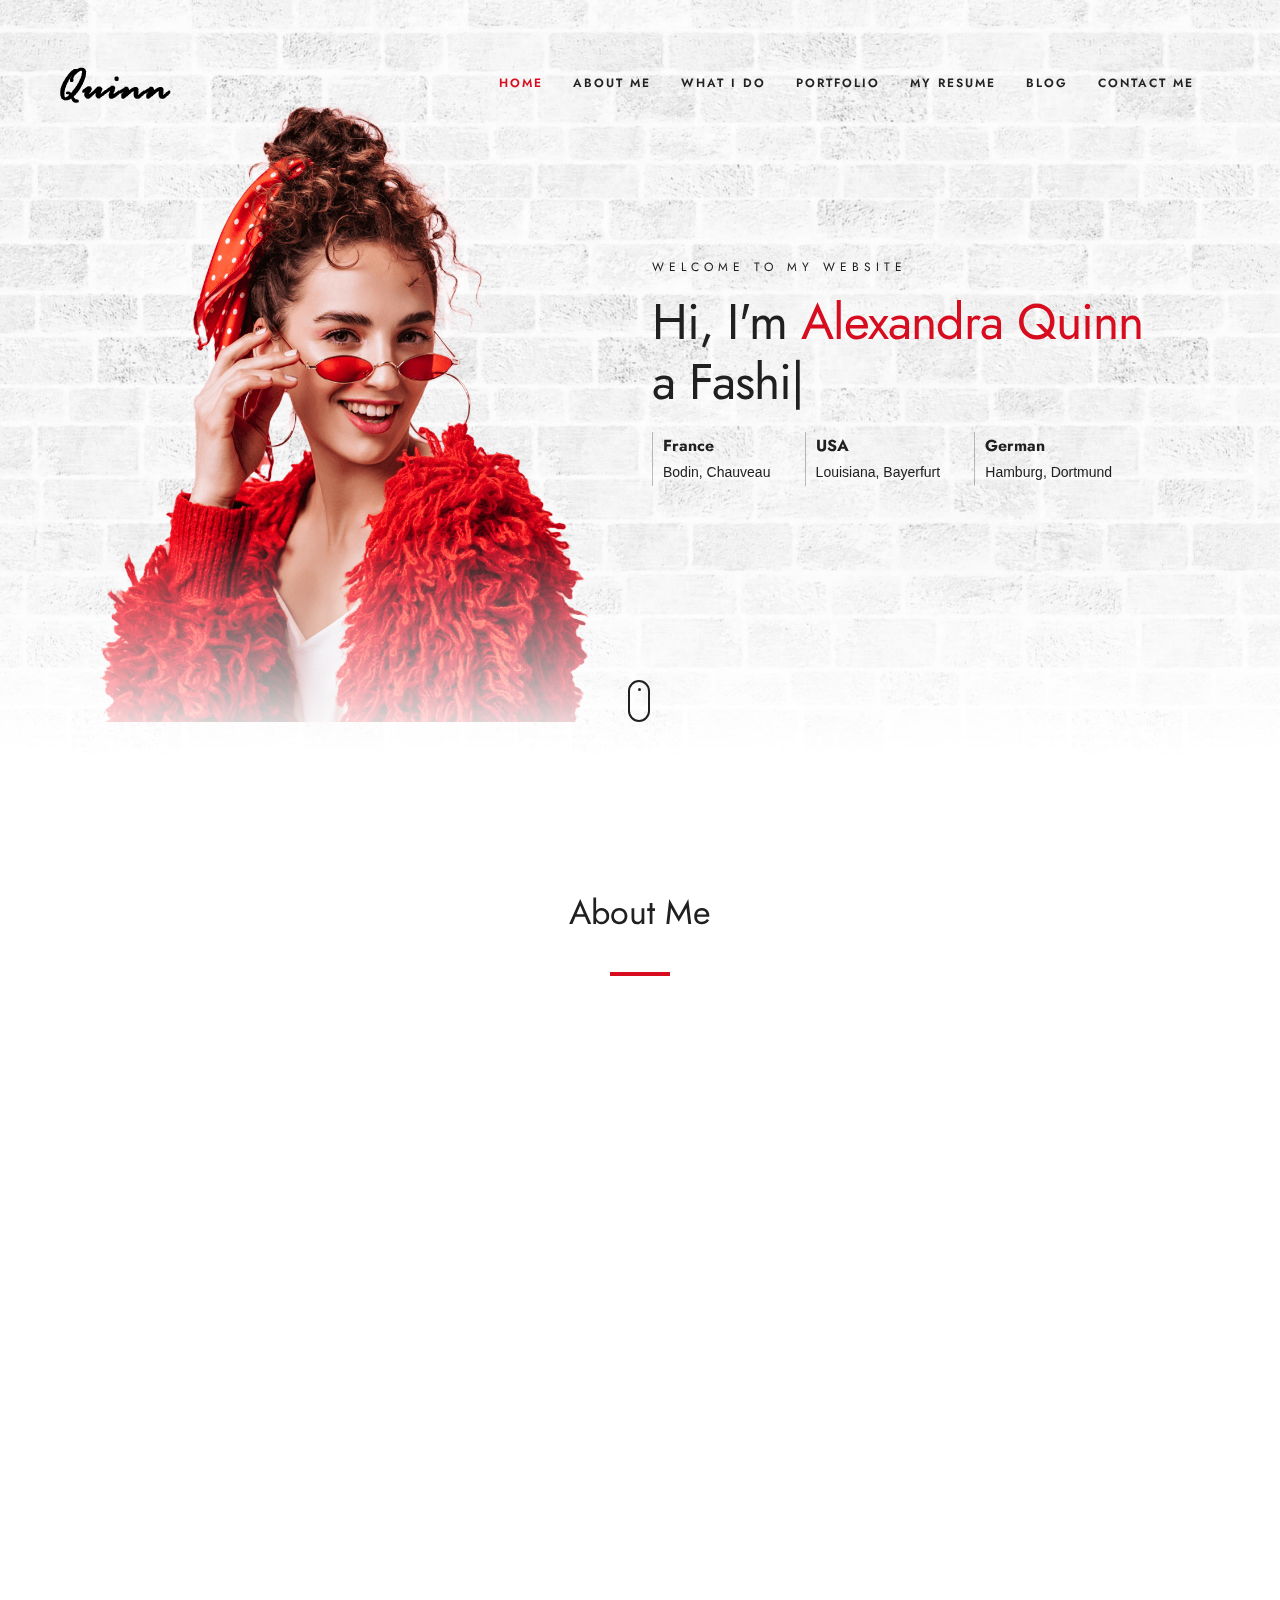
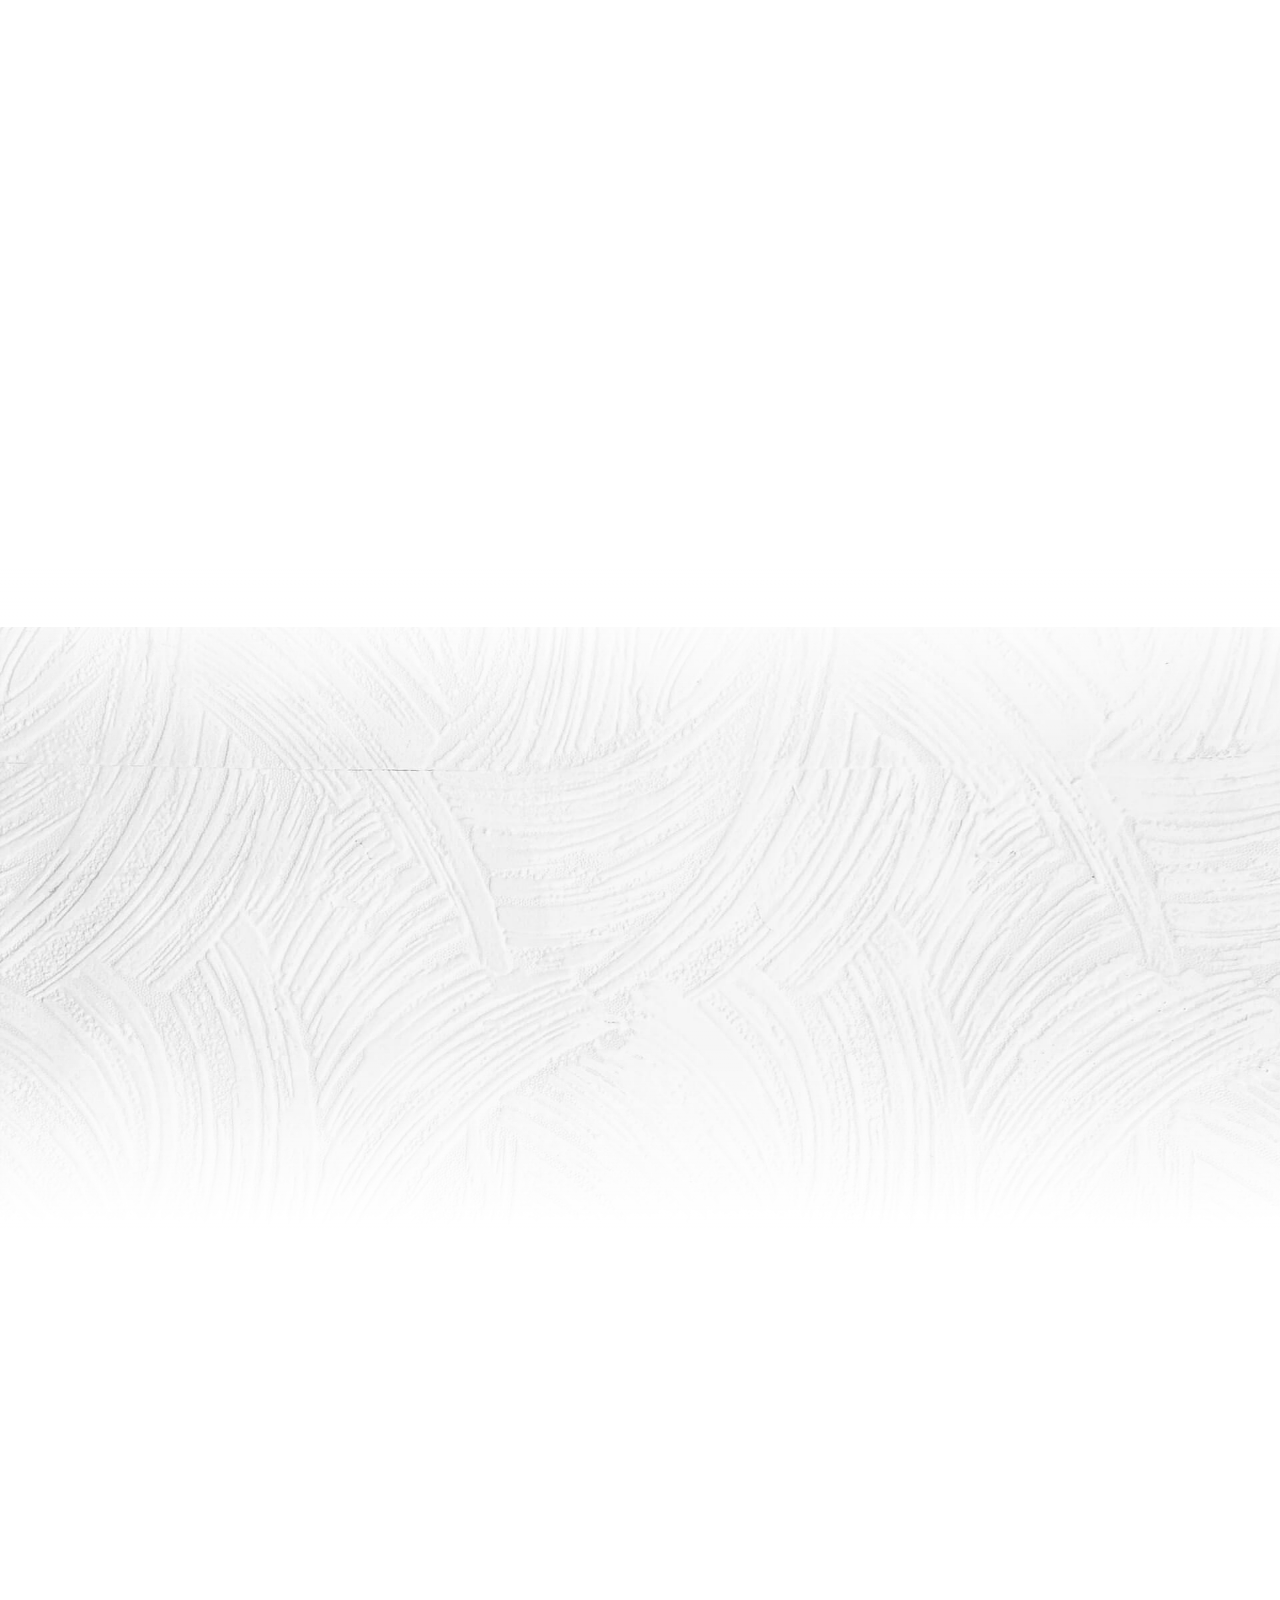
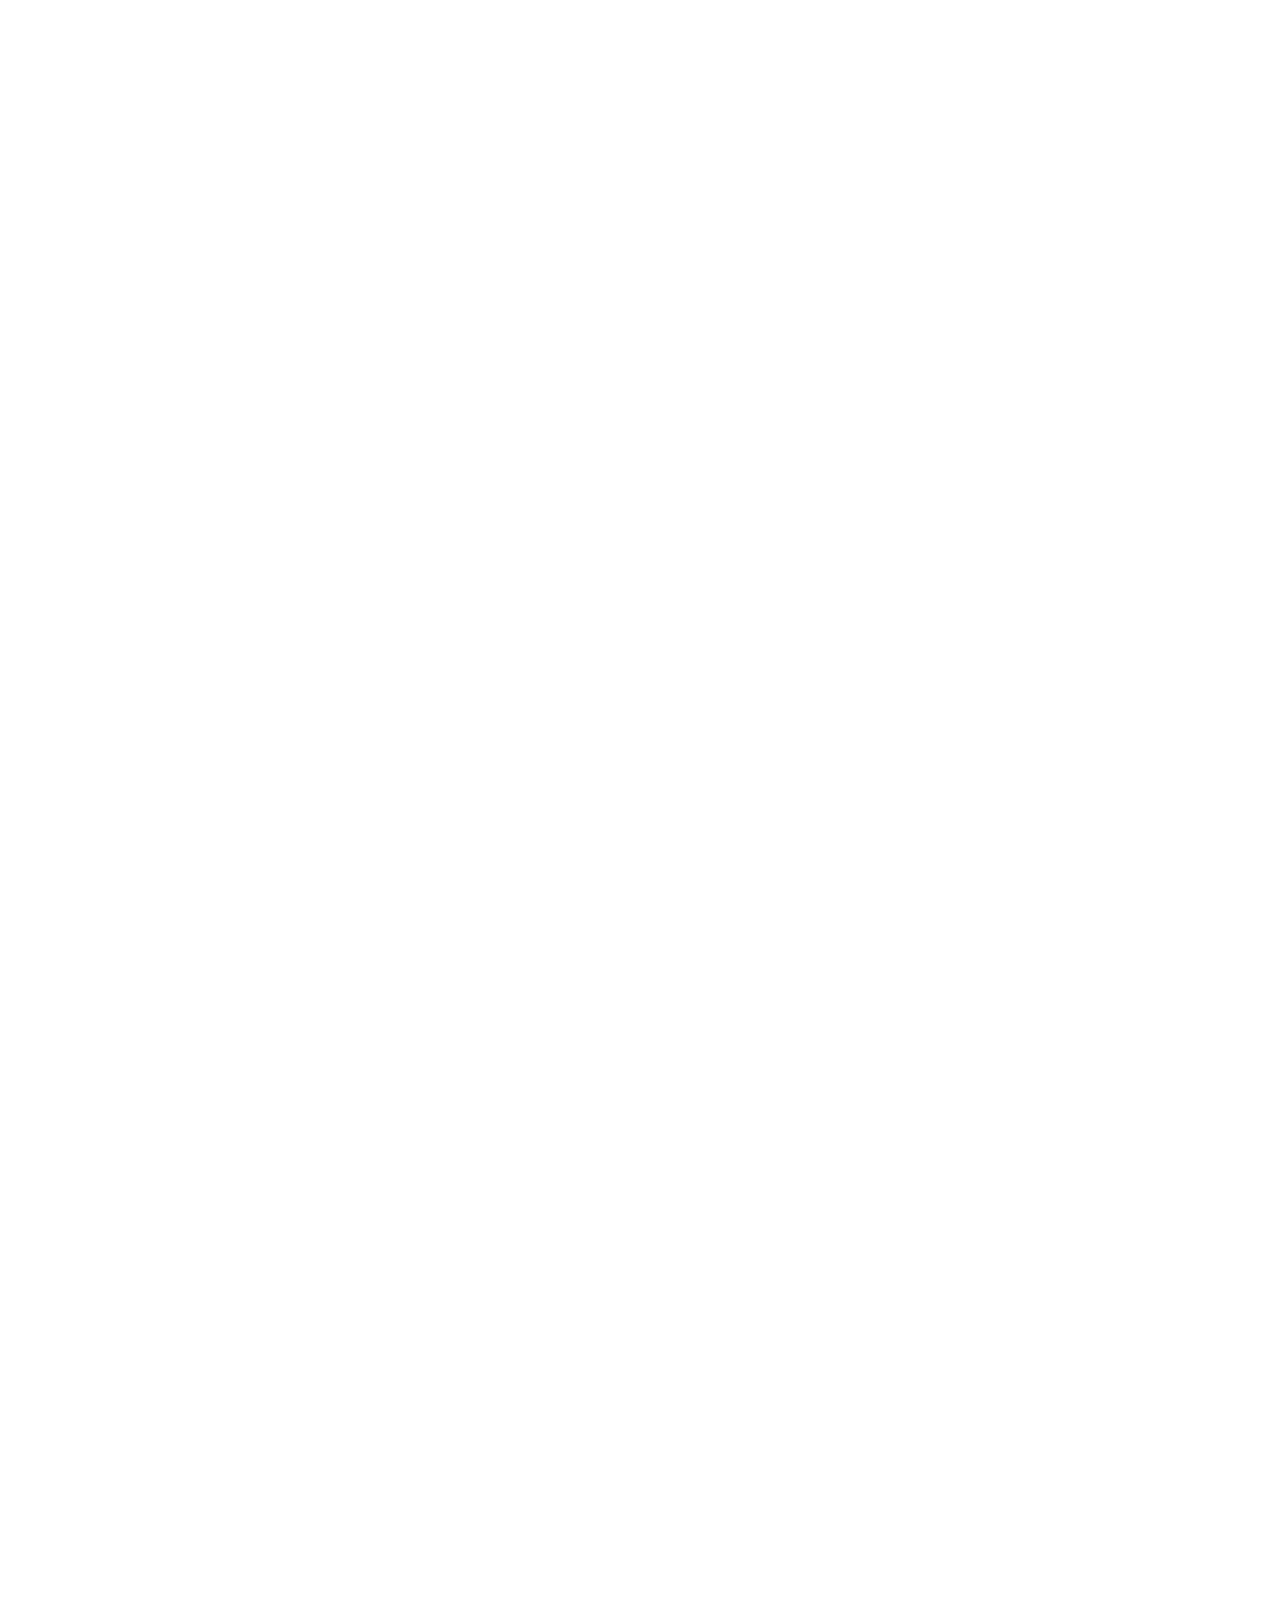
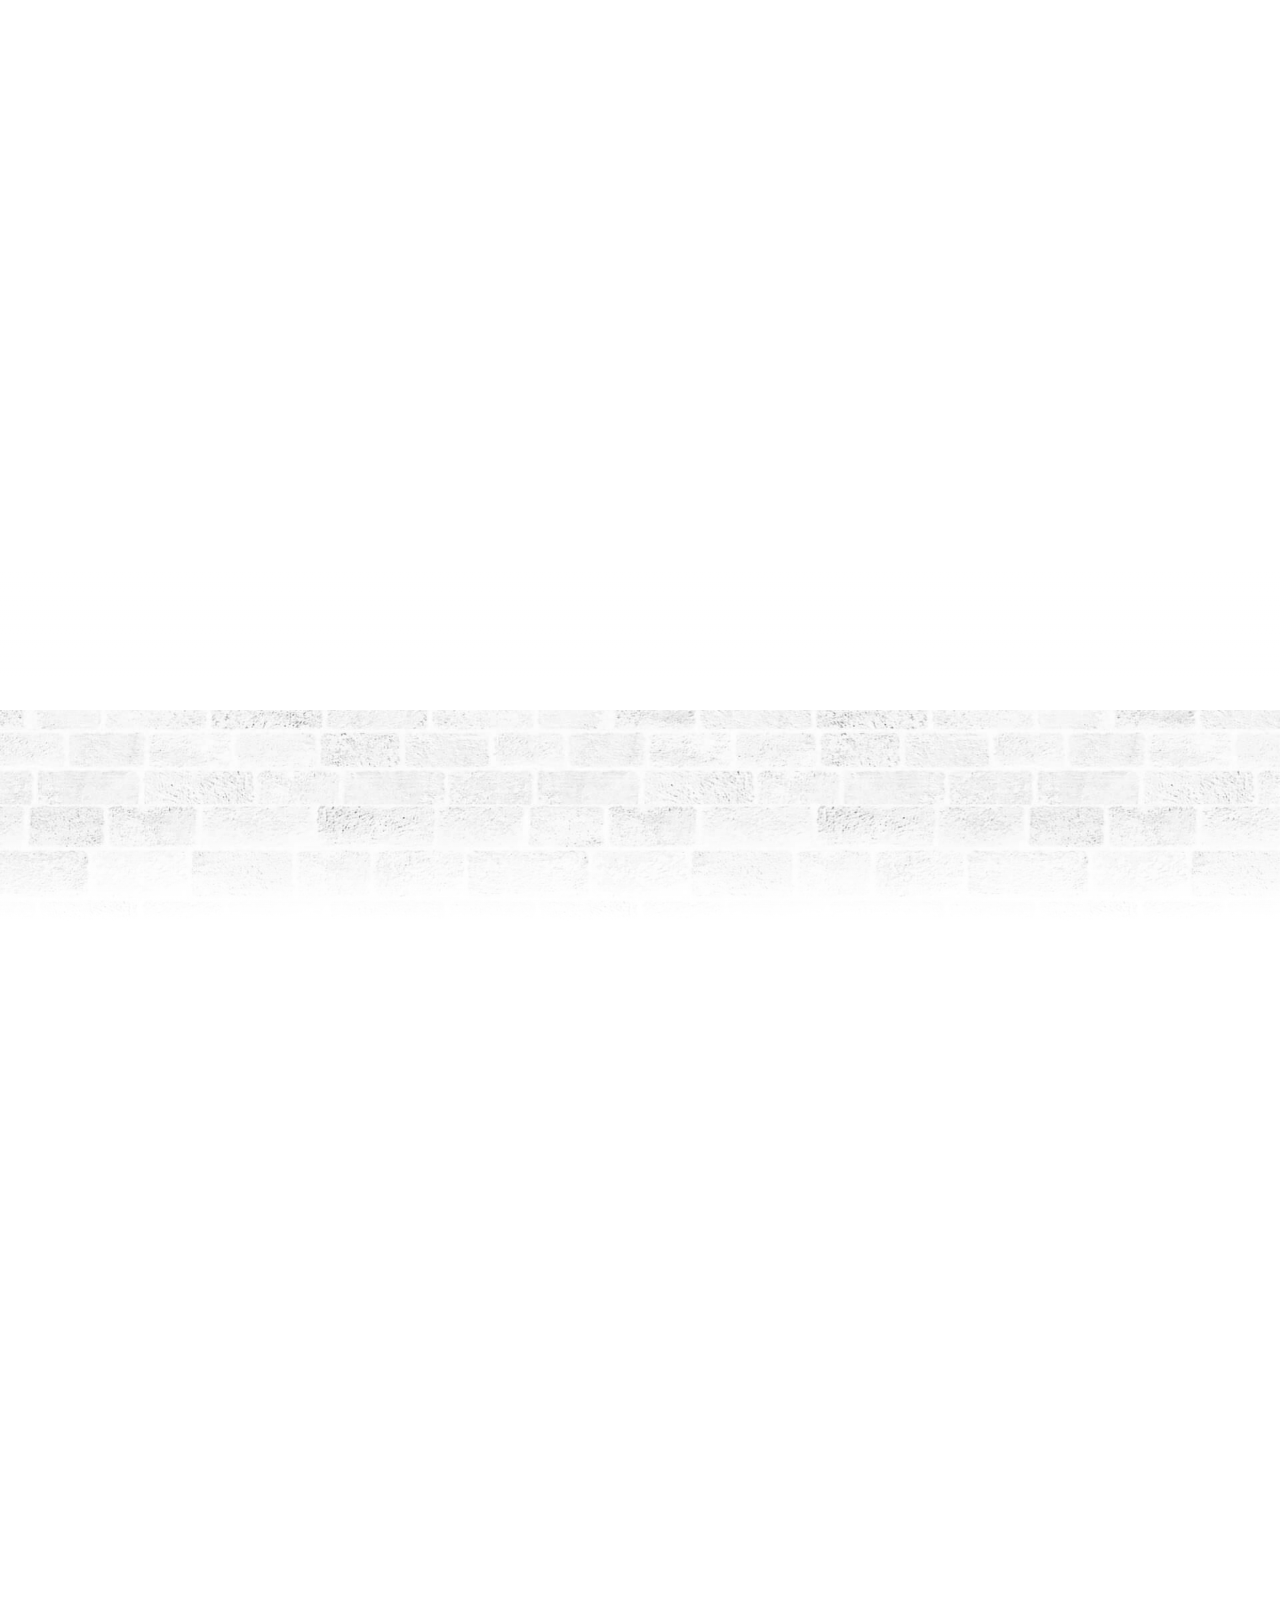
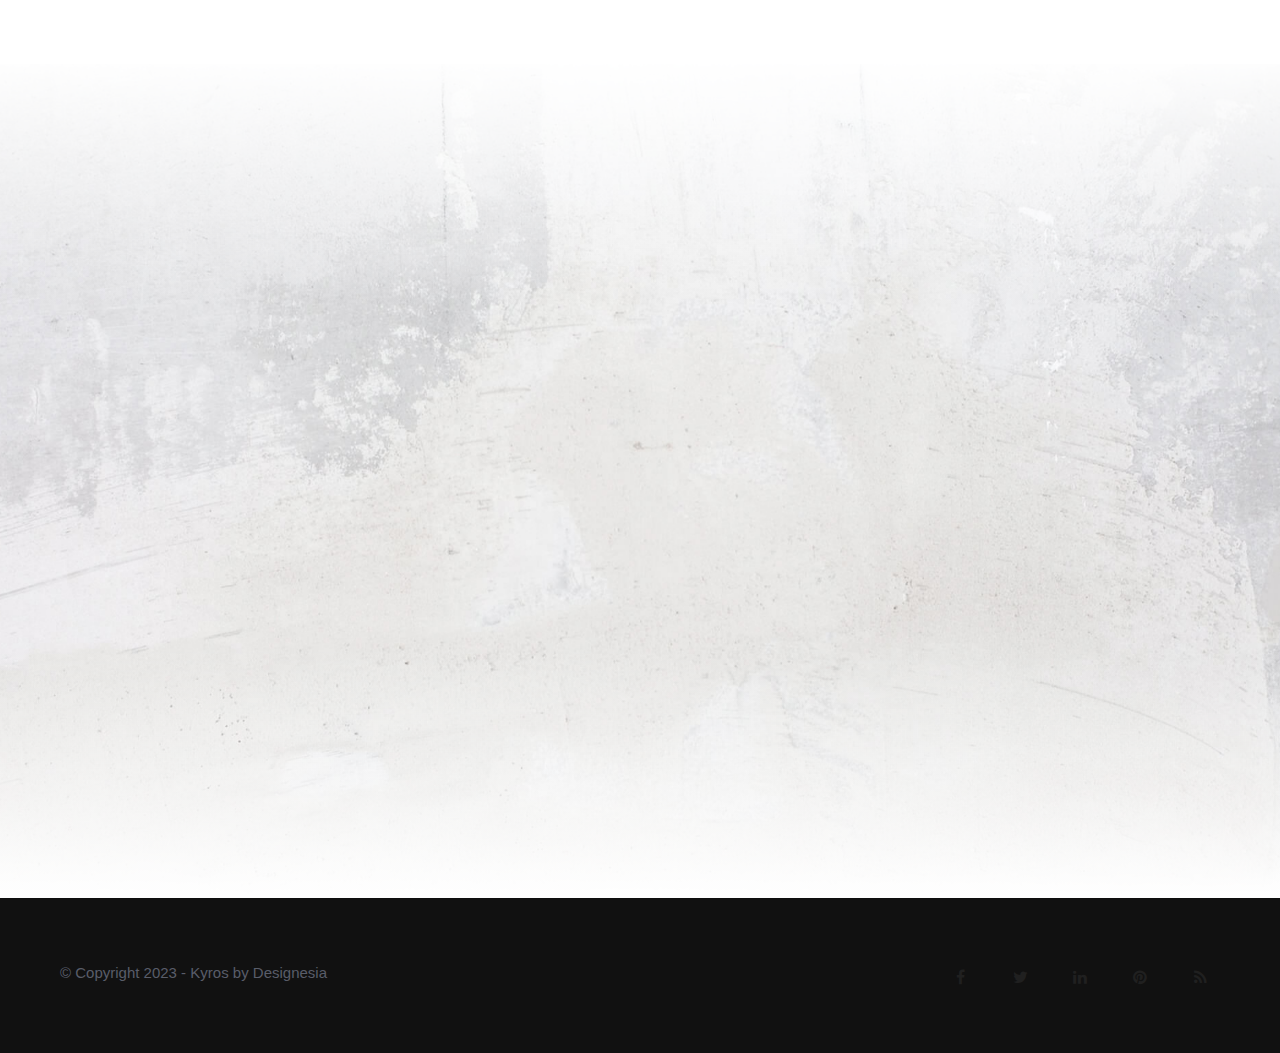
<file: index-profession-fashion-designer.html>
<!DOCTYPE html>
<html lang="zxx">

<head>
    <title>Kyros - Personal Website</title>
    <link rel="icon" href="images/icon.png" type="image/gif" sizes="16x16">
    <meta content="text/html;charset=utf-8" http-equiv="Content-Type">
    <meta content="width=device-width, initial-scale=1.0" name="viewport" />
    <meta content="Kyros - Personal Website" name="description" />
    <meta content="" name="keywords" />
    <meta content="" name="author" />
    <!-- CSS Files
    ================================================== -->
    <link href="css/bootstrap.min.css" rel="stylesheet" type="text/css" id="bootstrap" />
    <link href="css/plugins.css" rel="stylesheet" type="text/css" />
    <link href="css/style.css" rel="stylesheet" type="text/css" />
    <link href="css/custom-style-3.css" rel="stylesheet" type="text/css" />
    <style>
        :root {
            --primary-color: #d70d1f;
            --primary-color-rgb: 215, 13, 31;
        }
    </style>
    <link href="css/coloring.css" rel="stylesheet" type="text/css" />
</head>

<body class="onepage">
    <div id="wrapper">
        <!-- header begin -->
        <header class="transparent header-light">
            <div class="container">
                <div class="row">
                    <div class="col-md-12">
                        <div class="de-flex sm-pt10">
                            <div class="de-flex-col">
                                <div class="de-flex-col">
                                    <!-- logo begin -->
                                    <div id="logo">
                                        <a href="index.html">
                                            <img alt="" class="logo" src="images/logo-5.png" />
                                            <img alt="" class="logo-2" src="images/logo-5.png" />
                                        </a>
                                    </div>
                                    <!-- logo close -->
                                </div>
                            </div>
                            <div class="de-flex-col header-col-right">
                                <ul id="mainmenu">
                                    <li><a class="active" href="#top">Home<span></span></a></li>
                                    <li><a href="#section-about">About me<span></span></a></li>
                                    <li><a href="#section-services">What I Do<span></span></a></li>
                                    <li><a href="#section-portfolio">Portfolio<span></span></a></li>
                                    <li><a href="#section-resume">My Resume<span></span></a></li>
                                    <li><a href="#section-blog">Blog<span></span></a></li>
                                    <li><a href="#section-contact">Contact Me<span></span></a></li>
                                </ul>
                                <div class="menu_side_area">
                                    <span id="menu-btn"></span>
                                </div>
                            </div>
                        </div>
                    </div>
                </div>
            </div>
        </header>
        <!-- header close -->
        <!-- content begin -->
        <div class="no-bottom no-top" id="content">
            <div id="top"></div>

            <!-- page preloader begin -->
            <div id="preloader">
                <div class="preloader1"></div>
            </div>
            <!-- page preloader close -->
            
            <!-- float text begin -->
            <div class="float-text">
                <div class="de_social-icons">
                    <a href="#"><i class="fa fa-facebook fa-lg"></i></a>
                    <a href="#"><i class="fa fa-twitter fa-lg"></i></a>
                    <a href="#"><i class="fa fa-instagram fa-lg"></i></a>
                </div>
                <span>Follow Me</span>
            </div>
            <!-- float text close --> 

            <!-- load external content begin -->
            <div id="de_modal">
                <button class="button-close"></button>
                <div class="d-modal-loader"></div>
            </div>
             <!-- load external content close -->

            <section aria-label="section" class="jarallax no-top-md no-bottom sm-pt-120 overflow-hidden">
                <img src="images/background/l8.jpg" class="jarallax-img" alt="">
                <div class="container">
                        <div class="row align-items-center">
                            <div class="col-md-6 order-md-first order-sm-last">
                                <img src="images/misc/7.png" class="img-fluid wow fadeInUp" data-wow-delay=".8s" alt="">
                            </div>
                            <div class="col-md-6">
                                <h5 class="s1 wow fadeInUp" data-wow-delay=".4s">Welcome to My Website</h5>
                                <div class="spacer-10"></div>
                                <div class="h1 wow fadeInUp" data-wow-delay=".6s">
                                    Hi, I'm <span class="id-color">Alexandra Quinn</span><br>a
                                    <div class="typed-strings">
                                        <p>Fashion Designer.</p>
                                        <p>Model.</p>
                                    </div>
                                    <div class="typed"></div>
                                </div>
                                <ul class="list_location wow fadeInUp" data-wow-delay=".8s">
                                    <li><span>France</span>Bodin, Chauveau</li>
                                    <li><span>USA</span>Louisiana, Bayerfurt</li>
                                    <li><span>German</span>Hamburg, Dortmund</li>
                                </ul>
                            </div>
                        </div>
                    </div>
                <a href="#section-about" class="mouse-icon-click scroll-to wow fadeInUp" data-wow-delay=".8s">
                    <span class="mouse fadeScroll relative" data-scroll-speed="10">
                        <span class="scroll"></span>
                    </span>
                </a>
                <div class="de-gradient-edge-bottom"></div>
            </section>
            <section id="section-about">
                <div class="container relative">
                    <div class="row">
                        <div class="col-md-12 text-center wow fadeInUp">
                            <h2>About Me</h2>
                            <div class="space-border"></div>
                        </div>
                        <div class="col-md-8 offset-md-2 text-center wow fadeInUp">
                            <p>I am a fashion designer who enjoys keep up to date and learning about all the lastes trends in the fashion industry. I love to get new experiences and always learn from my surroundings. I've done more than 285 projects. You can check it through portfolio section on
                                this website. I looking forward to any opportunities and challenges. </p>
                        </div>
                        <div class="spacer-single"></div>
                        <div class="col-lg-3 position-relative wow fadeIn" data-wow-delay=".2s">
                            <div class="position-relative">
                                <div class="progressbar" data-animate="false">
                                    <div class="circle" data-percent="90">
                                        <div></div>
                                    </div>
                                    <h4>Interpersonal Skills</h4>
                                </div>
                            </div>
                        </div>
                        <div class="col-lg-3 position-relative wow fadeIn" data-wow-delay=".4s">
                            <div class="position-relative">
                                <div class="progressbar" data-animate="false">
                                    <div class="circle" data-percent="85">
                                        <div></div>
                                    </div>
                                    <h4>Attention to Details</h4>
                                </div>
                            </div>
                        </div>
                        <div class="col-lg-3 position-relative wow fadeIn" data-wow-delay=".6s">
                            <div class="position-relative">
                                <div class="progressbar" data-animate="false">
                                    <div class="circle" data-percent="80">
                                        <div></div>
                                    </div>
                                    <h4>Art Skills</h4>
                                </div>
                            </div>
                        </div>
                        <div class="col-lg-3 position-relative wow fadeIn" data-wow-delay=".8s">
                            <div class="position-relative">
                                <div class="progressbar" data-animate="false">
                                    <div class="circle" data-percent="75">
                                        <div></div>
                                    </div>
                                    <h4>Business Skills</h4>
                                </div>
                            </div>
                        </div>
                    </div>
                </div>
            </section>
            
            <section id="section-services" class="no-bottom">
                <div class="container relative">
                    <div class="row">
                        <div class="col-md-12 text-center wow fadeInUp">
                            <h2>What I Do</h2>
                            <div class="space-border"></div>
                        </div>
                        <div class="spacer-single"></div>
                        <div class="row">
                            <div class="col-md-4 wow fadeIn" data-wow-delay="0s">
                                <div class="box-number square">
                                    <span class="number wow rotateIn" data-wow-delay=".5s">1</span>
                                    <div class="text">
                                        <h3><span class="id-color">Color Direction</span></h3>
                                        <p>Lorem ipsum in duis dolor ex consequat ullamco voluptate mollit amet nostrud non amet dolore eiusmod eu aliquip pariatur.</p>
                                    </div>
                                </div>
                            </div>

                            <div class="col-md-4 wow fadeIn" data-wow-delay=".25s">
                                <div class="box-number square">
                                    <span class="number wow rotateIn" data-wow-delay=".75s">2</span>
                                    <div class="text">
                                        <h3><span class="id-color">Trend Boards</span></h3>
                                        <p>Lorem ipsum in duis dolor ex consequat ullamco voluptate mollit amet nostrud non amet dolore eiusmod eu aliquip pariatur.</p>
                                    </div>
                                </div>
                            </div>

                            <div class="col-md-4 wow fadeIn" data-wow-delay=".5s">
                                <div class="box-number square">
                                    <span class="number wow rotateIn" data-wow-delay="1s">3</span>
                                    <div class="text">
                                        <h3><span class="id-color">Collection Design</span></h3>
                                        <p>Lorem ipsum in duis dolor ex consequat ullamco voluptate mollit amet nostrud non amet dolore eiusmod eu aliquip pariatur.</p>
                                    </div>
                                </div>
                            </div>

                            <div class="spacer-single"></div>

                            <div class="col-md-4 wow fadeIn" data-wow-delay=".75s">
                                <div class="box-number square">
                                    <span class="number wow rotateIn" data-wow-delay="1.25s">4</span>
                                    <div class="text">
                                        <h3><span class="id-color">Textile Design</span></h3>
                                        <p>Lorem ipsum in duis dolor ex consequat ullamco voluptate mollit amet nostrud non amet dolore eiusmod eu aliquip pariatur.</p>
                                    </div>
                                </div>
                            </div>

                            <div class="col-md-4 wow fadeIn" data-wow-delay="1s">
                                <div class="box-number square">
                                    <span class="number wow rotateIn" data-wow-delay="1.5s">5</span>
                                    <div class="text">
                                        <h3><span class="id-color">Merchandising</span></h3>
                                        <p>Lorem ipsum in duis dolor ex consequat ullamco voluptate mollit amet nostrud non amet dolore eiusmod eu aliquip pariatur.</p>
                                    </div>
                                </div>
                            </div>

                            <div class="col-md-4 wow fadeIn" data-wow-delay="1.25s">
                                <div class="box-number square">
                                    <span class="number wow rotateIn" data-wow-delay="1.75s">6</span>
                                    <div class="text">
                                        <h3><span class="id-color">Catalog Layout</span></h3>
                                        <p>Lorem ipsum in duis dolor ex consequat ullamco voluptate mollit amet nostrud non amet dolore eiusmod eu aliquip pariatur.</p>
                                    </div>
                                </div>
                            </div>
                        </div>
                    </div>
                </div>
            </section>
            <section id="section-my-quote" aria-label="section" class="jarallax">
                <div class="de-gradient-edge-top"></div>
                <img src="images/background/l9.jpg" class="jarallax-img" alt="">
                <div class="container">
                    <div class="row align-items-center">
                        <div class="col-md-10 offset-md-1">
                            <blockquote class="q-big wow fadeIn" data-wow-duration="3s">
                                <i class="d-big icon_quotations"></i>
                                Don't be into trends. Don't make fashion own you, but you decide what you are, what you want to express by the way you dress and the way to live.
                                <span class="d-quote-by">Gianni Versace</span>
                            </blockquote>
                            <div class="spacer-double"></div>
                        </div>
                    </div>
                </div>
                <div class="de-gradient-edge-bottom"></div>
            </section>
            <section id="section-portfolio" class="no-bottom">
                <div class="container relative">
                    <div class="row">
                        <div class="col-md-12 text-center wow fadeInUp">
                            <h2>Portfolio</h2>
                            <div class="space-border"></div>
                        </div>
                    </div>
                    <div id="gallery" class="row g-2 sequence">
                        <div class="col-md-4 item mb-0">
                            <a class="image-popup-gallery wow" href="images/gallery-fashion/1.jpg">
                                <div class="card-image-1 mod-d" data-tilt>
                                    <div class="d-text text-center">
                                        <h3>Casual Outfit</h3>
                                    </div>
                                    <img src="images/gallery-fashion/1.jpg" class="img-fluid" alt="">
                                </div>
                            </a>
                        </div>
                        <div class="col-md-4 item mb-0">
                            <a class="image-popup-gallery wow" href="images/gallery-fashion/2.jpg">
                                <div class="card-image-1 mod-d" data-tilt>
                                    <div class="d-text text-center">
                                        <h3>Winter Outfit</h3>
                                    </div>
                                    <img src="images/gallery-fashion/2.jpg" class="img-fluid" alt="">
                                </div>
                            </a>
                        </div>
                        <div class="col-md-4 item mb-0">
                            <a class="image-popup-gallery wow" href="images/gallery-fashion/3.jpg">
                                <div class="card-image-1 mod-d" data-tilt>
                                    <div class="d-text text-center">
                                        <h3>Winter Outfit</h3>
                                    </div>
                                    <img src="images/gallery-fashion/3.jpg" class="img-fluid" alt="">
                                </div>
                            </a>
                        </div>
                        <div class="col-md-4 item mb-0">
                            <a class="image-popup-gallery wow" href="images/gallery-fashion/4.jpg">
                                <div class="card-image-1 mod-d" data-tilt>
                                    <div class="d-text text-center">
                                        <h3>Party Outfit</h3>
                                    </div>
                                    <img src="images/gallery-fashion/4.jpg" class="img-fluid" alt="">
                                </div>
                            </a>
                        </div>
                        <div class="col-md-4 item mb-0">
                            <a class="image-popup-gallery wow" href="images/gallery-fashion/5.jpg">
                                <div class="card-image-1 mod-d" data-tilt>
                                    <div class="d-text text-center">
                                        <h3>Formal Outfit</h3>
                                    </div>
                                    <img src="images/gallery-fashion/5.jpg" class="img-fluid" alt="">
                                </div>
                            </a>
                        </div>
                        <div class="col-md-4 item mb-0">
                            <a class="image-popup-gallery wow" href="images/gallery-fashion/6.jpg">
                                <div class="card-image-1 mod-d" data-tilt>
                                    <div class="d-text text-center">
                                        <h3>Formal Outfit</h3>
                                    </div>
                                    <img src="images/gallery-fashion/6.jpg" class="img-fluid" alt="">
                                </div>
                            </a>
                        </div>
                    </div>
                </div>
            </section>
            <section id="section-resume">
                <div class="container relative">
                    <div class="row">
                        <div class="col-md-12 text-center wow fadeInUp">
                            <h2>My Resume</h2>
                            <div class="space-border"></div>
                        </div>
                    </div>
                    <div class="row gh-5">
                        <div class="col-lg-6 wow fadeInUp">
                            <div class="p-4">
                                <h3 class="s_border">Experiences</h3>
                                <ul class="d_timeline">
                                    <li class="d_timeline-item">
                                        <h3 class="d_timeline-title">2014 - now</h3>
                                        <p class="d_timeline-text"><span class="d_title">Founder &amp; Creative Director</span><span class="d_company">Quinn Co</span>Lorem ipsum dolor sit amet consectetur adipisicing elit. Animi tempora perferendis vero officia enim impedit voluptatem dignissimos, veniam ratione est alias rerum aperiam, nam aliquam reprehenderit iste dolor.</p>
                                    </li>
                                    <li class="d_timeline-item">
                                        <h3 class="d_timeline-title">2010 - 2014</h3>
                                        <p class="d_timeline-text"><span class="d_title">Senior Fashion Designer</span><span class="d_company">Zara</span>Lorem ipsum dolor sit amet consectetur adipisicing elit. Animi tempora perferendis vero officia enim impedit voluptatem dignissimos, veniam ratione est alias rerum aperiam, nam aliquam reprehenderit iste dolor.</p>
                                    </li>
                                    <li class="d_timeline-item">
                                        <h3 class="d_timeline-title">2008 - 2010</h3>
                                        <p class="d_timeline-text"><span class="d_title">Fashion Design</span><span class="d_company">Mango</span>Lorem ipsum dolor sit amet consectetur adipisicing elit. Animi tempora perferendis vero officia enim impedit voluptatem dignissimos, veniam ratione est alias rerum aperiam, nam aliquam reprehenderit iste dolor.</p>
                                    </li>
                                </ul>
                            </div>
                        </div>
                        <div class="col-lg-6 wow fadeInUp">
                            <div class="p-4">
                                <h3 class="s_border">Education</h3>
                                <ul class="d_timeline">
                                    <li class="d_timeline-item">
                                        <h3 class="d_timeline-title">2004 - 2008</h3>
                                        <p class="d_timeline-text"><span class="d_title">Master in Fashion Design</span><span class="d_company">New York University</span>Lorem ipsum dolor sit amet consectetur adipisicing elit. Animi tempora perferendis vero officia enim impedit voluptatem dignissimos, veniam ratione est alias rerum aperiam, nam aliquam reprehenderit iste dolor.</p>
                                    </li>
                                    <li class="d_timeline-item">
                                        <h3 class="d_timeline-title">2004 - 2008</h3>
                                        <p class="d_timeline-text"><span class="d_title">Bachelor of Fashion Design</span><span class="d_company">University of London</span>Lorem ipsum dolor sit amet consectetur adipisicing elit. Animi tempora perferendis vero officia enim impedit voluptatem dignissimos, veniam ratione est alias rerum aperiam, nam aliquam reprehenderit iste dolor.</p>
                                    </li>
                                    <li class="d_timeline-item">
                                        <h3 class="d_timeline-title">2006 - 2004</h3>
                                        <p class="d_timeline-text"><span class="d_title">Fashion Design of College</span><span class="d_company">University of Sydney</span>Lorem ipsum dolor sit amet consectetur adipisicing elit. Animi tempora perferendis vero officia enim impedit voluptatem dignissimos, veniam ratione est alias rerum aperiam, nam aliquam reprehenderit iste dolor.</p>
                                    </li>
                                </ul>
                            </div>
                        </div>
                    </div>
                </div>
            </section>
            <section id="section-fun-facts" aria-label="section" class="jarallax">
                <div class="de-gradient-edge-top"></div>
                <img src="images/background/l8.jpg" class="jarallax-img" alt="">
                <div class="container">
                        <div class="row">
                            <div class="col-md-3 wow fadeIn" data-wow-delay="0">
                                <div class="de_count text-center">
                                    <h3 class="timer" data-to="8240" data-speed="2500">0</h3>
                                    <span>Hours of Works</span>
                                </div>
                            </div>

                            <div class="col-md-3 wow fadeIn" data-wow-delay=".25s">
                                <div class="de_count text-center">
                                    <h3 class="timer" data-to="315" data-speed="2500">0</h3>
                                    <span>Projects Done</span>
                                </div>
                            </div>

                            <div class="col-md-3 wow fadeIn" data-wow-delay=".5s">
                                <div class="de_count text-center">
                                    <h3 class="timer" data-to="250" data-speed="2500">0</h3>
                                    <span>Satisfied Customers</span>
                                </div>
                            </div>

                            <div class="col-md-3 wow fadeIn" data-wow-delay=".75s">
                                <div class="de_count text-center">
                                    <h3 class="timer" data-to="32" data-speed="2500">0</h3>
                                    <span>Awards Winning</span>
                                </div>
                            </div>
                        </div>
                    </div>
                <div class="de-gradient-edge-bottom"></div>
            </section>
            <section id="section-blog" class="no-bottom">
                <div class="container relative">
                    <div class="row">
                        <div class="col-md-12 text-center wow fadeInUp">
                            <h2>Recent Blog</h2>
                            <div class="space-border"></div>
                        </div>
                    </div>
                    <div id="carousel-blog" class="owl-carousel wow fadeInUp">
                        <div class="bloglist item">
                            <div class="post-content">
                                <div class="post-image">
                                    <div class="de_modal" data-url="single-blog.html"><img alt="" src="images/blog-fashion/1.jpg" class="lazy"></div>
                                </div>
                                <div class="post-text">
                                    <h4 class="de_modal" data-url="single-blog.html">A Surprising Tool To Help You Fashion</h4>
                                    <p>Dolore officia sint incididunt non excepteur ea mollit commodo ut enim reprehenderit cupidatat labore ad laborum consectetur consequat...</p>
                                </div>
                            </div>
                        </div>
                        <div class="bloglist item">
                            <div class="post-content">
                                <div class="post-image">
                                    <div class="de_modal" data-url="single-blog.html"><img alt="" src="images/blog-fashion/2.jpg" class="lazy"></div>
                                </div>
                                <div class="post-text">
                                    <h4 class="de_modal" data-url="single-blog.html">5 Simple Steps To An Effective Fashion</h4>
                                    <p>Dolore officia sint incididunt non excepteur ea mollit commodo ut enim reprehenderit cupidatat labore ad laborum consectetur consequat...</p>
                                </div>
                            </div>
                        </div>
                        <div class="bloglist item">
                            <div class="post-content">
                                <div class="post-image">
                                    <div class="de_modal" data-url="single-blog.html"><img alt="" src="images/blog-fashion/3.jpg" class="lazy"></div>
                                </div>
                                <div class="post-text">
                                    <h4 class="de_modal" data-url="single-blog.html">The Ultimate Secret Of Fashion</h4>
                                    <p>Dolore officia sint incididunt non excepteur ea mollit commodo ut enim reprehenderit cupidatat labore ad laborum consectetur consequat...</p>
                                </div>
                            </div>
                        </div>
                        <div class="bloglist item">
                            <div class="post-content">
                                <div class="post-image">
                                    <div class="de_modal" data-url="single-blog.html"><img alt="" src="images/blog-fashion/4.jpg" class="lazy"></div>
                                </div>
                                <div class="post-text">
                                    <h4 class="de_modal" data-url="single-blog.html">Fashion Strategies For Beginners</h4>
                                    <p>Dolore officia sint incididunt non excepteur ea mollit commodo ut enim reprehenderit cupidatat labore ad laborum consectetur consequat...</p>
                                </div>
                            </div>
                        </div>
                        <div class="bloglist item">
                            <div class="post-content">
                                <div class="post-image">
                                    <div class="de_modal" data-url="single-blog.html"><img alt="" src="images/blog-fashion/5.jpg" class="lazy"></div>
                                </div>
                                <div class="post-text">
                                    <h4 class="de_modal" data-url="single-blog.html">Never Suffer From Fashion Again</h4>
                                    <p>Dolore officia sint incididunt non excepteur ea mollit commodo ut enim reprehenderit cupidatat labore ad laborum consectetur consequat...</p>
                                </div>
                            </div>
                        </div>
                        <div class="bloglist item">
                            <div class="post-content">
                                <div class="post-image">
                                    <div class="de_modal" data-url="single-blog.html"><img alt="" src="images/blog-fashion/6.jpg" class="lazy"></div>
                                </div>
                                <div class="post-text">
                                    <h4 class="de_modal" data-url="single-blog.html">Stop Wasting Time And Start Fashion<span></span></h4>
                                    <p>Dolore officia sint incididunt non excepteur ea mollit commodo ut enim reprehenderit cupidatat labore ad laborum consectetur consequat...</p>
                                </div>
                            </div>
                        </div>
                    </div>
                </div>
            </section>
            <section id="section-contact" class="jarallax">
                <div class="de-gradient-edge-top"></div>
                <img src="images/background/l10.jpg" class="jarallax-img" alt="">
                <div class="container z-index-1000">
                    <div class="row">
                        <div class="col-md-12 text-center wow fadeInUp">
                            <h2>Contact Me</h2>
                            <div class="space-border"></div>
                        </div>
                        <div class="col-lg-8 offset-lg-2 wow fadeInUp">
                            <div class="contact_form_wrapper">
                                <form name="contactForm" id="contact_form" class="form-border" method="post" action="#">
                                    <div class="row">
                                        <div class="col-md-4">
                                            <div class="field-set">
                                                <input type="text" name="Name" id="name" class="form-control" placeholder="Your Name" required>
                                            </div>
                                        </div>
                                        <div class="col-md-4">
                                            <div class="field-set">
                                                <input type="text" name="Email" id="email" class="form-control" placeholder="Your Email" required>
                                            </div>
                                        </div>
                                        <div class="col-md-4">
                                            <div class="field-set">
                                                <input type="text" name="phone" id="phone" class="form-control" placeholder="Your Phone" required>
                                            </div>
                                        </div>
                                    </div>
                                    <div class="text-center">
                                        <div class="field-set">
                                            <textarea name="message" id="message" class="form-control" placeholder="Your Message" required></textarea>
                                        </div>
                                        <div class="g-recaptcha" data-sitekey="copy-your-site-key-here"></div>
                                        <div id='submit' class="mt10">
                                            <input type='submit' id='send_message' value='Send Message' class="btn-main">
                                        </div>

                                        <div id="success_message" class='success'>
                                            Your message has been sent successfully. Refresh this page if you want to send more messages.
                                        </div>
                                        <div id="error_message" class='error'>
                                            Sorry there was an error sending your form.
                                        </div>

                                    </div>
                                </form>
                            </div>
                            <div class="spacer-double"></div>
                            <div class="row text-center wow fadeInUp">
                                <div class="col-md-4">
                                    <div class="wm-1"></div>
                                    <h6>Email Me</h6>
                                    <p>contact@alexandra-quinn.com</p>
                                </div>
                                <div class="col-md-4">
                                    <div class="wm-1"></div>
                                    <h6>Call Me</h6>
                                    <p>+1 700 333 92 96</p>
                                </div>
                                <div class="col-md-4">
                                    <div class="wm-1"></div>
                                    <h6>Address</h6>
                                    <p>Collins Street West, Louisiana, Bayerfurt, USA</p>
                                </div>
                            </div>
                        </div>
                    </div>
                </div>
                <div class="de-gradient-edge-bottom"></div>
            </section>
        </div>
        <!-- content close -->
        <a href="#" id="back-to-top"></a>
        <!-- footer begin -->
        <footer>
            <div class="container">
                <div class="row">
                    <div class="col-md-6">
                        <a href="index.html">
                            <span class="copy">&copy; Copyright 2023 - Kyros by Designesia</span>
                        </a>
                    </div>
                    <div class="col-md-6">
                        <div class="social-icons">
                            <a href="#"><i class="fa fa-facebook fa-lg"></i></a>
                            <a href="#"><i class="fa fa-twitter fa-lg"></i></a>
                            <a href="#"><i class="fa fa-linkedin fa-lg"></i></a>
                            <a href="#"><i class="fa fa-pinterest fa-lg"></i></a>
                            <a href="#"><i class="fa fa-rss fa-lg"></i></a>
                        </div>
                    </div>
                </div>
            </div>
        </footer>
        <!-- footer close -->
    </div>
    <!-- Javascript Files
    ================================================== -->
    <script src="js/plugins.js"></script>
    <script src="js/designesia.js"></script>
    <script src='https://www.google.com/recaptcha/api.js' async defer></script>
    <script src="form.js"></script>
    <script>
    jQuery(document).ready(function() {
        $(function() {
            // jquery typed plugin
            $(".typed").typed({
                stringsElement: $('.typed-strings'),
                typeSpeed: 100,
                backDelay: 500,
                loop: true,
                contentType: 'html', // or text
                // defaults to false for infinite loop
                loopCount: false,
                callback: function() { null; },
                resetCallback: function() { newTyped(); }
            });
        });
    });
    </script>
</body>

</html>
</file>
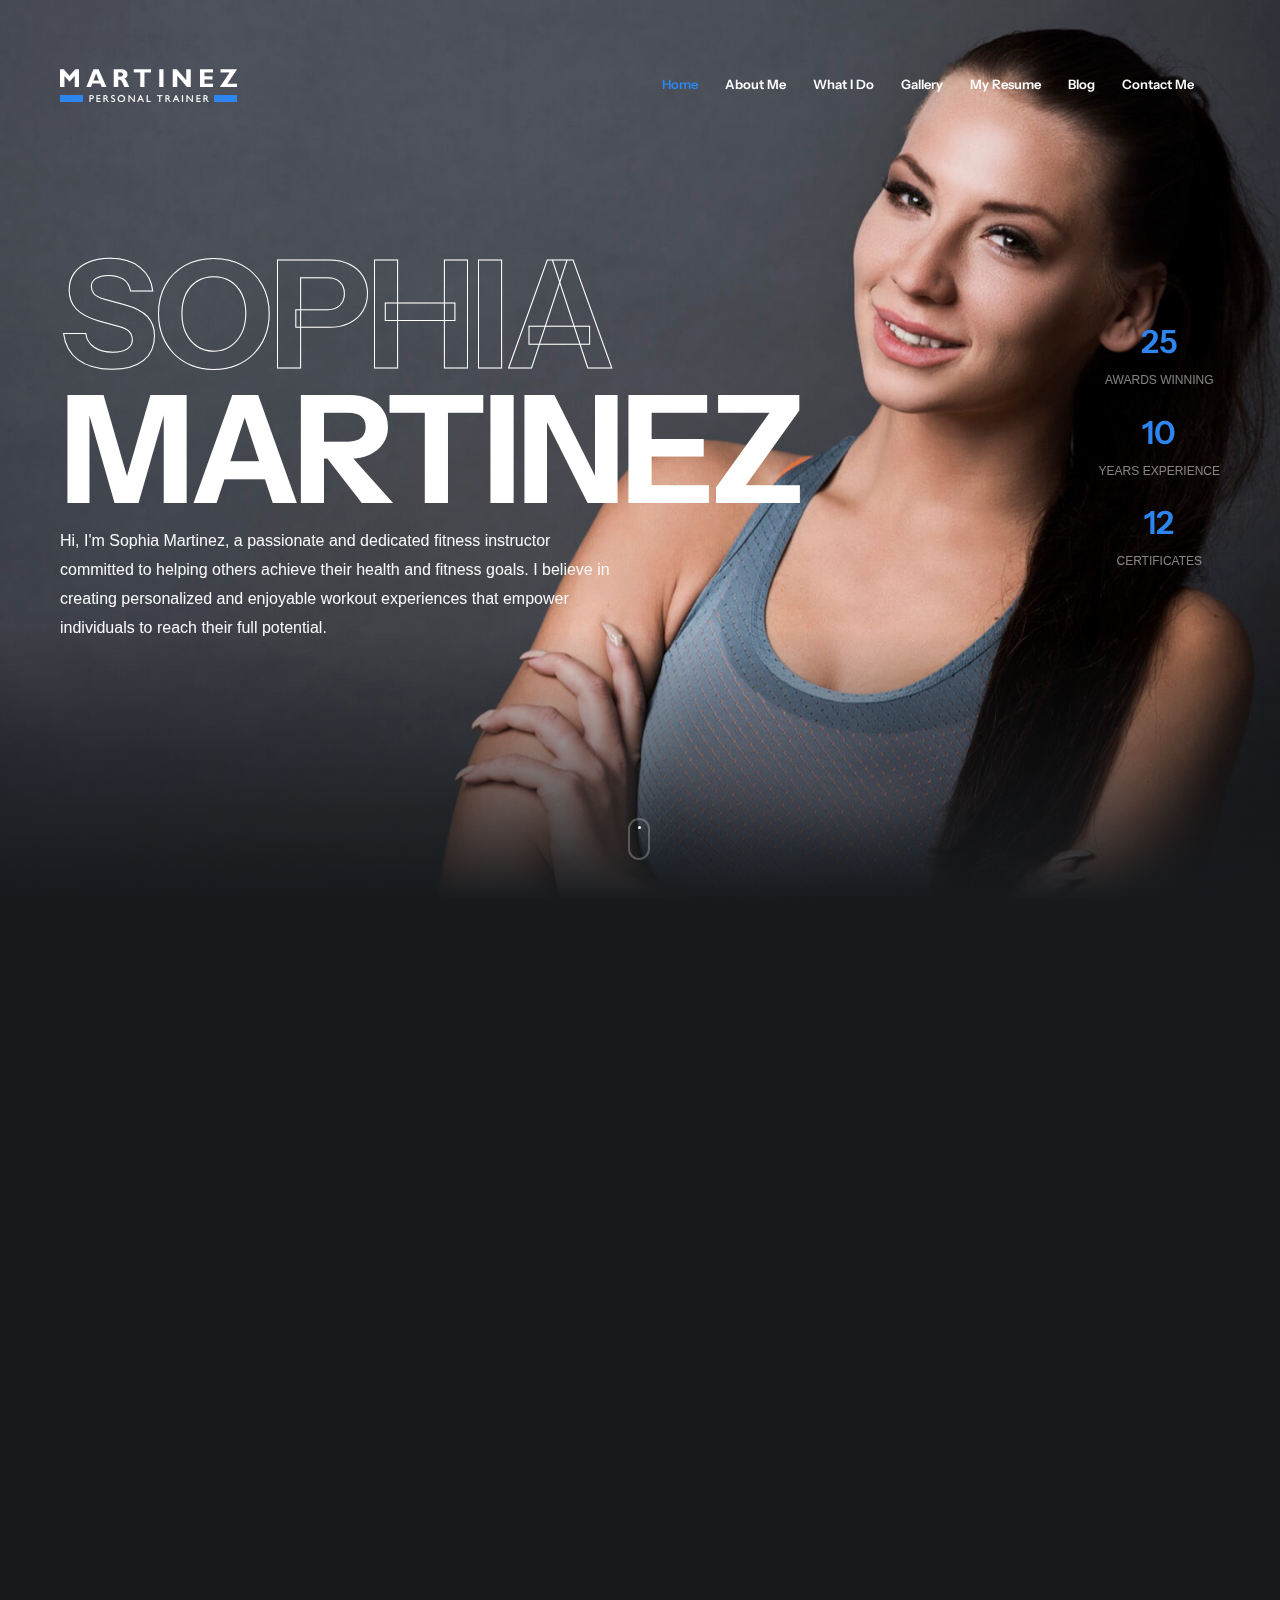
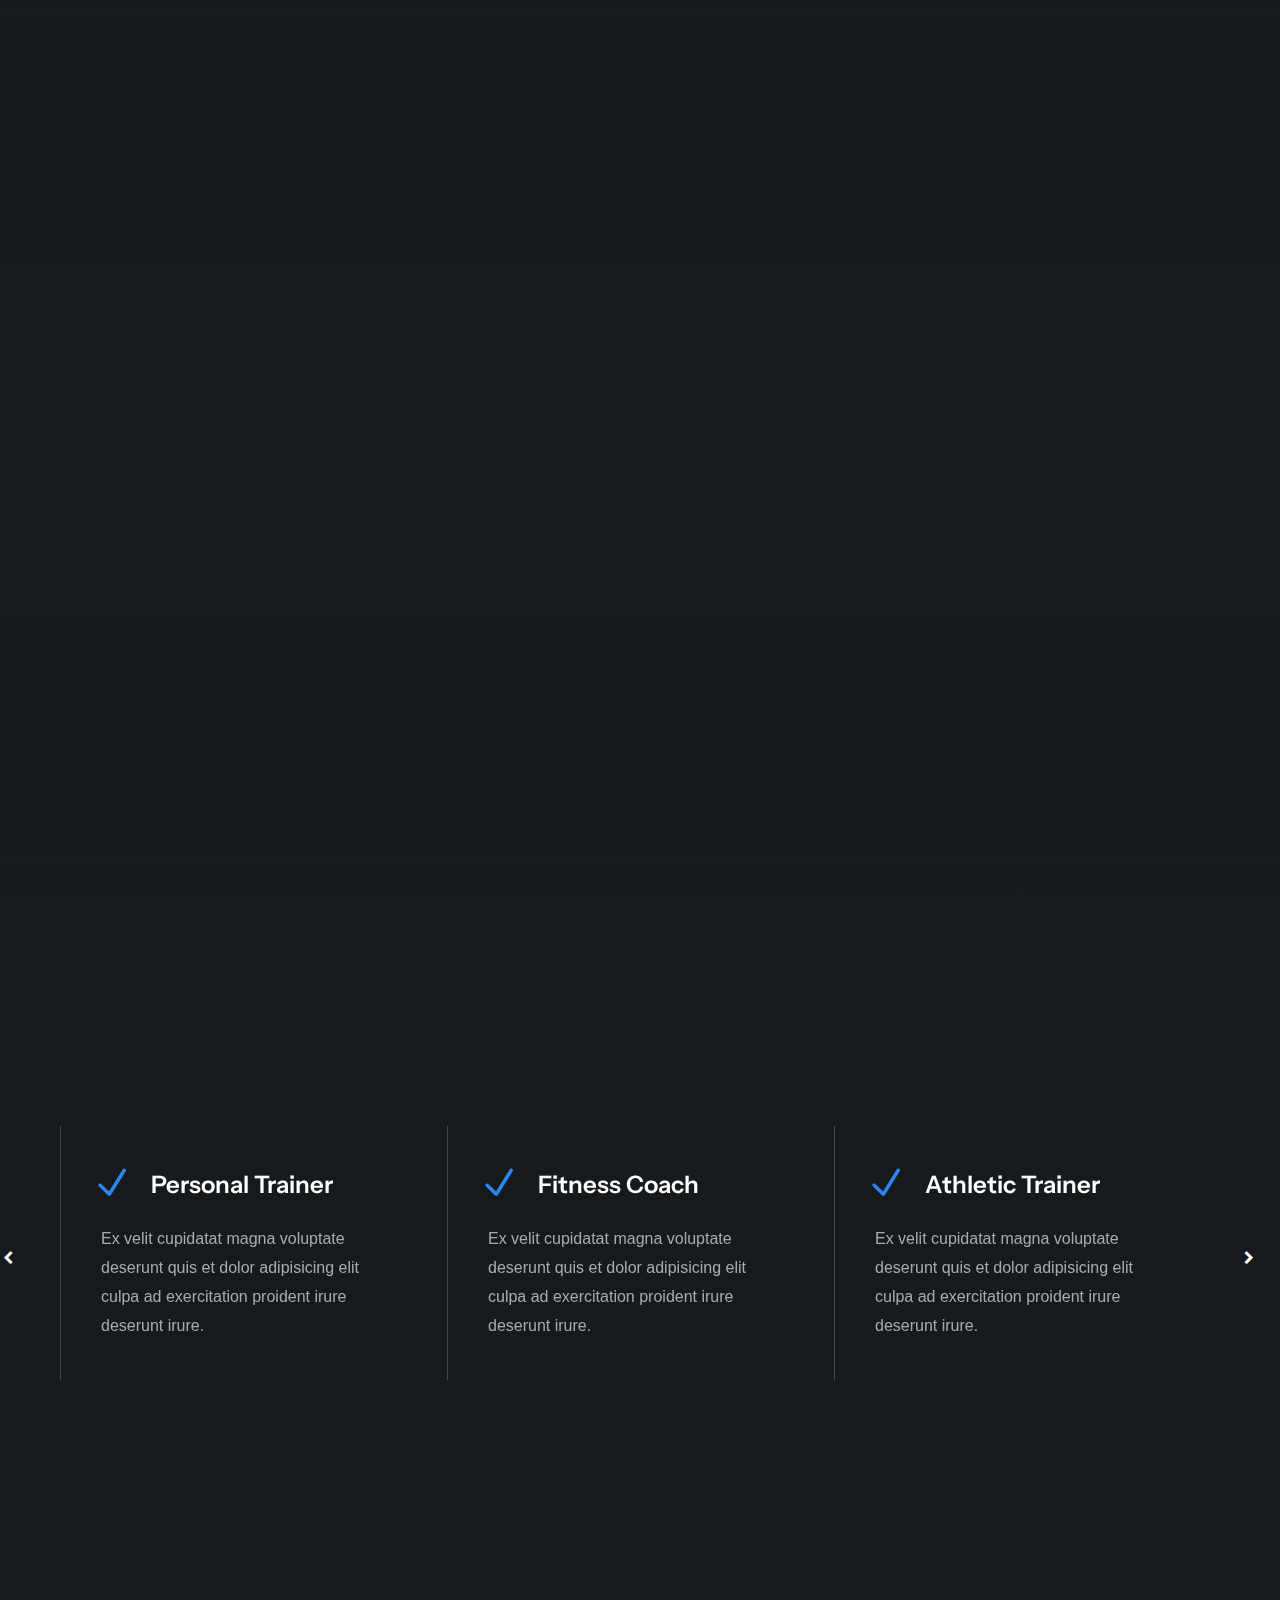
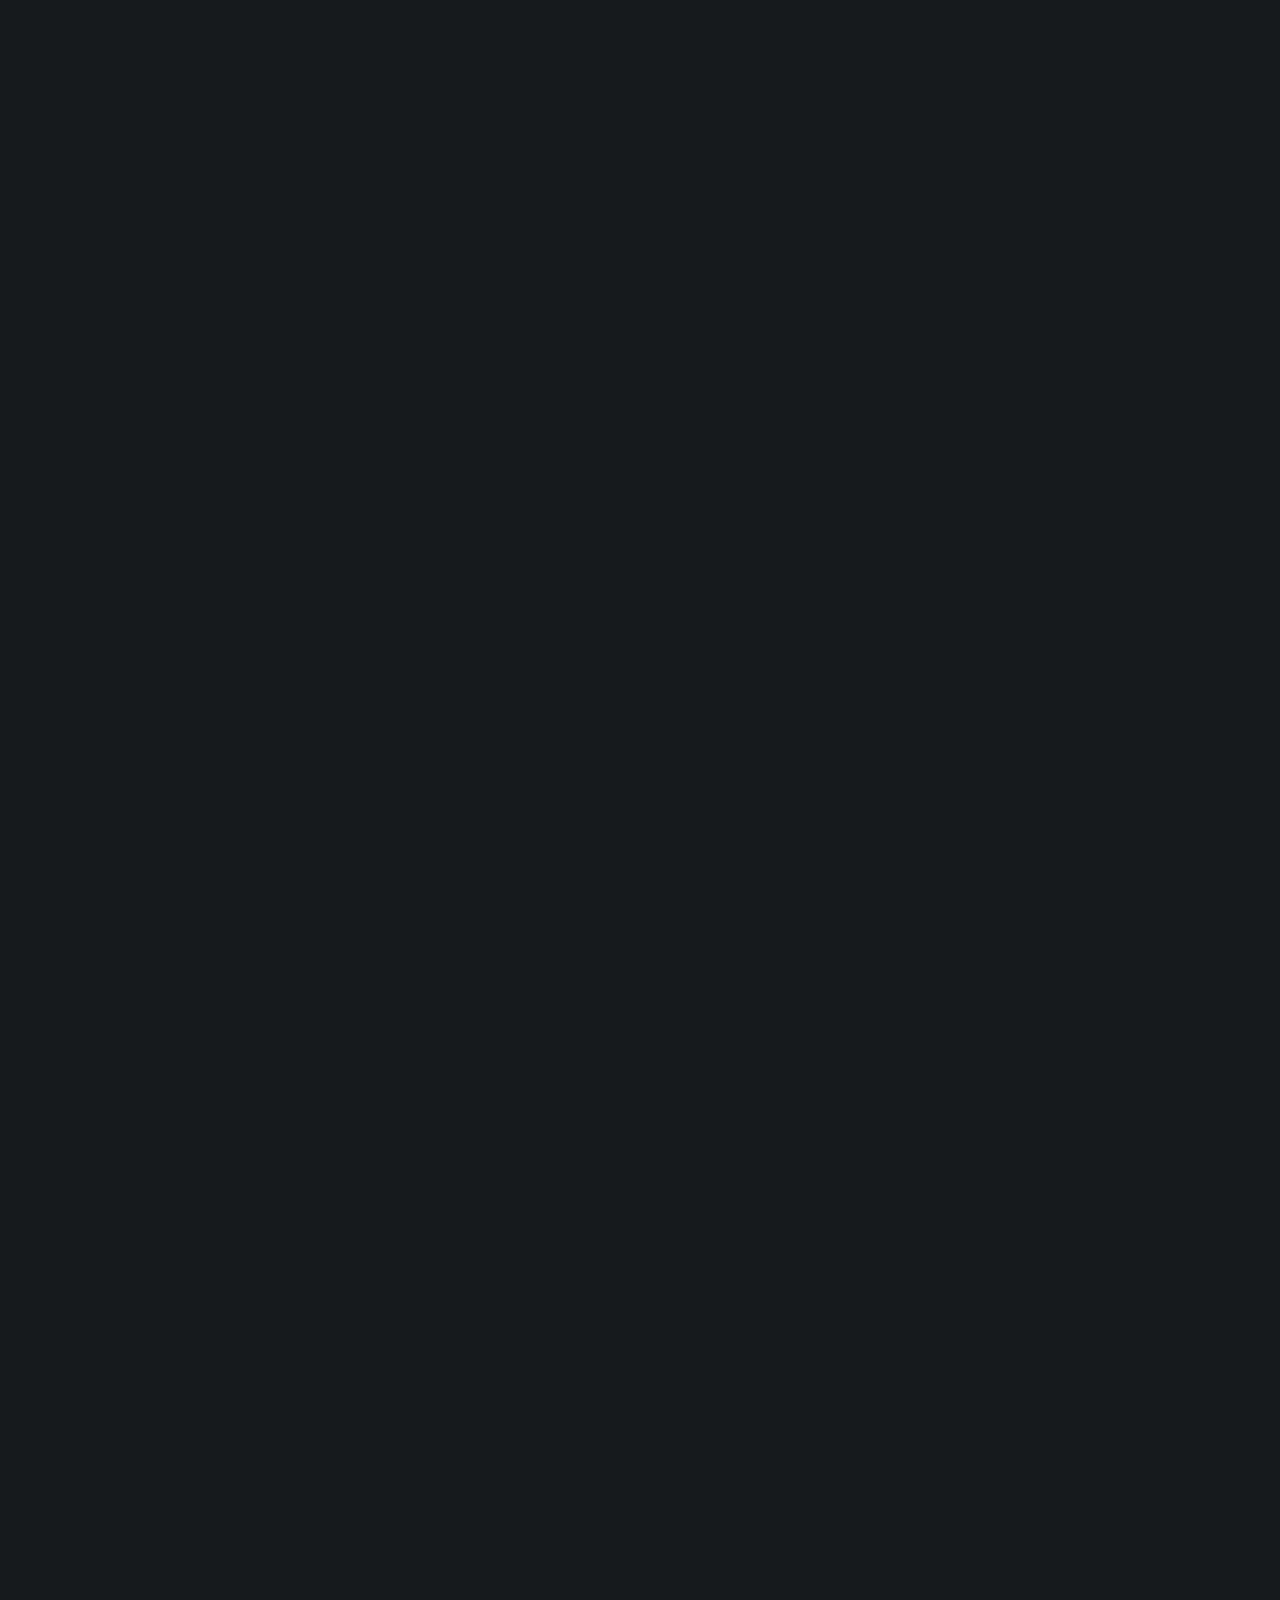
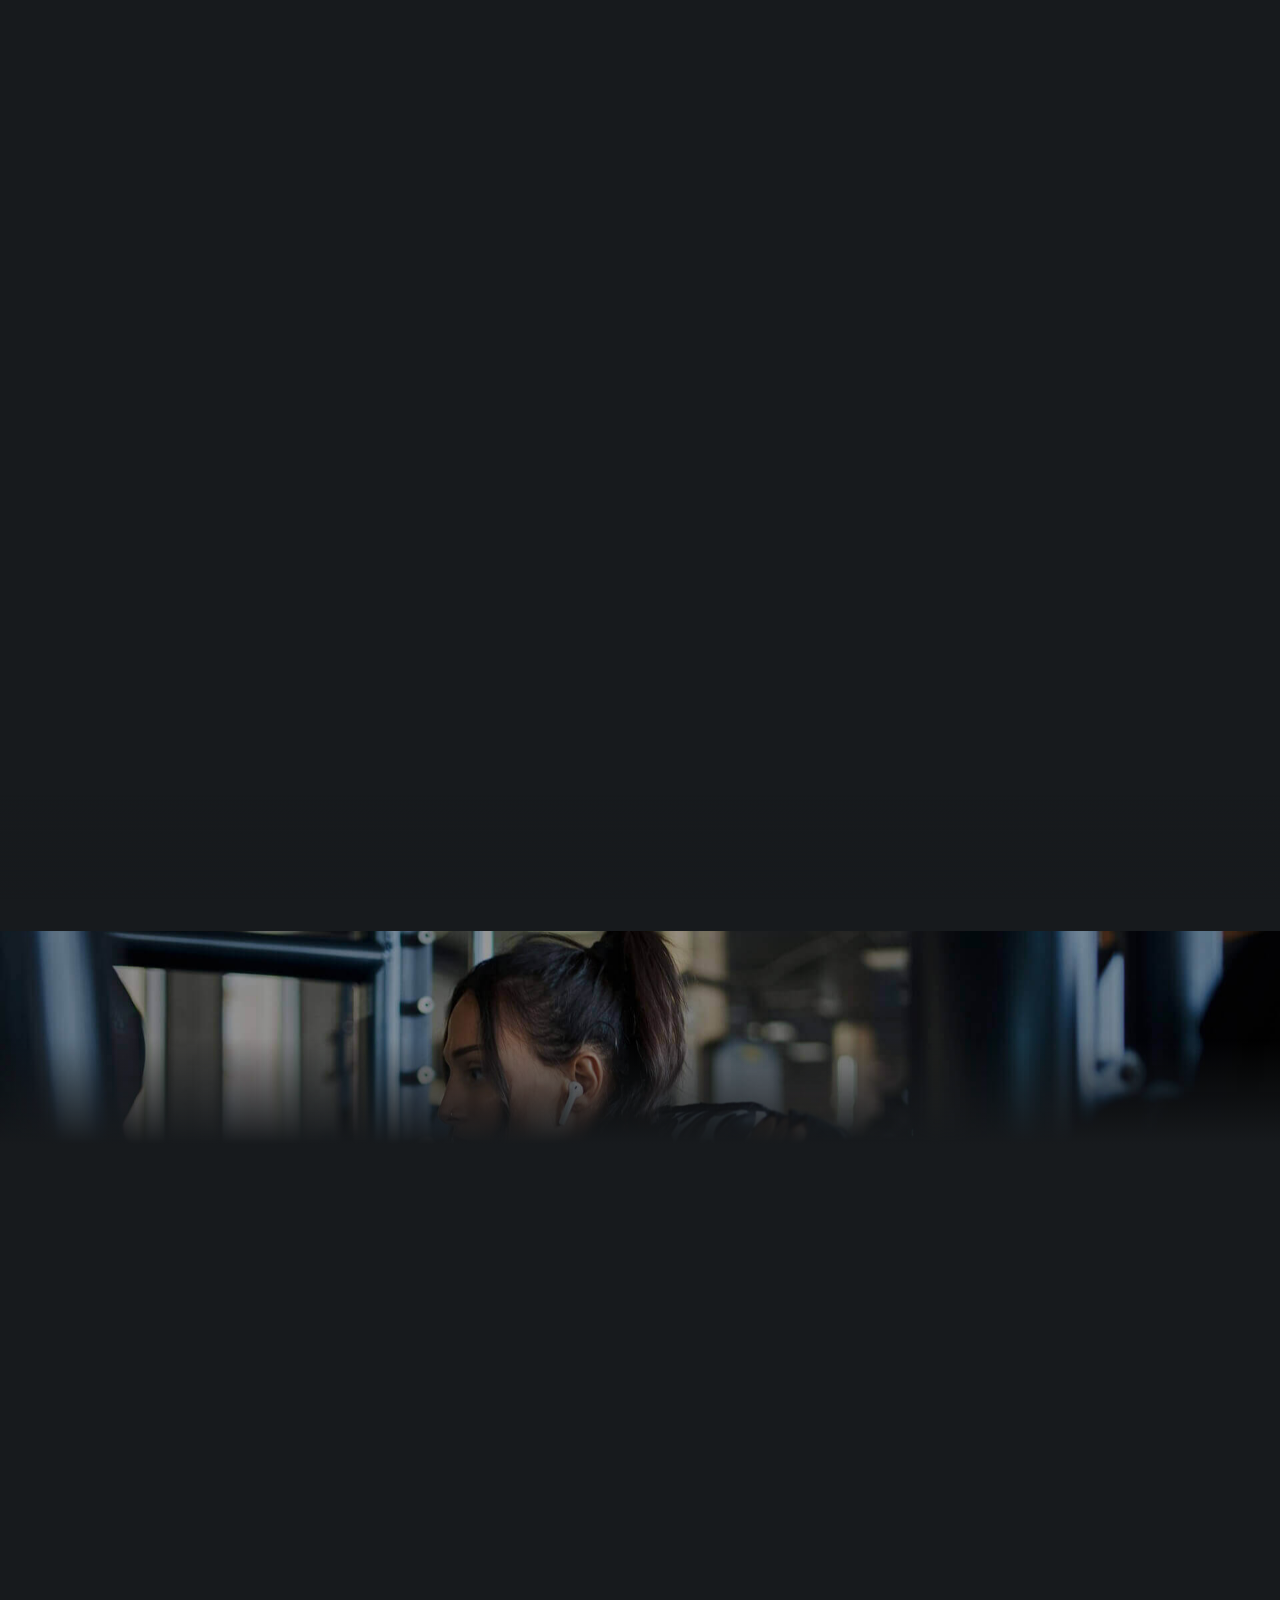
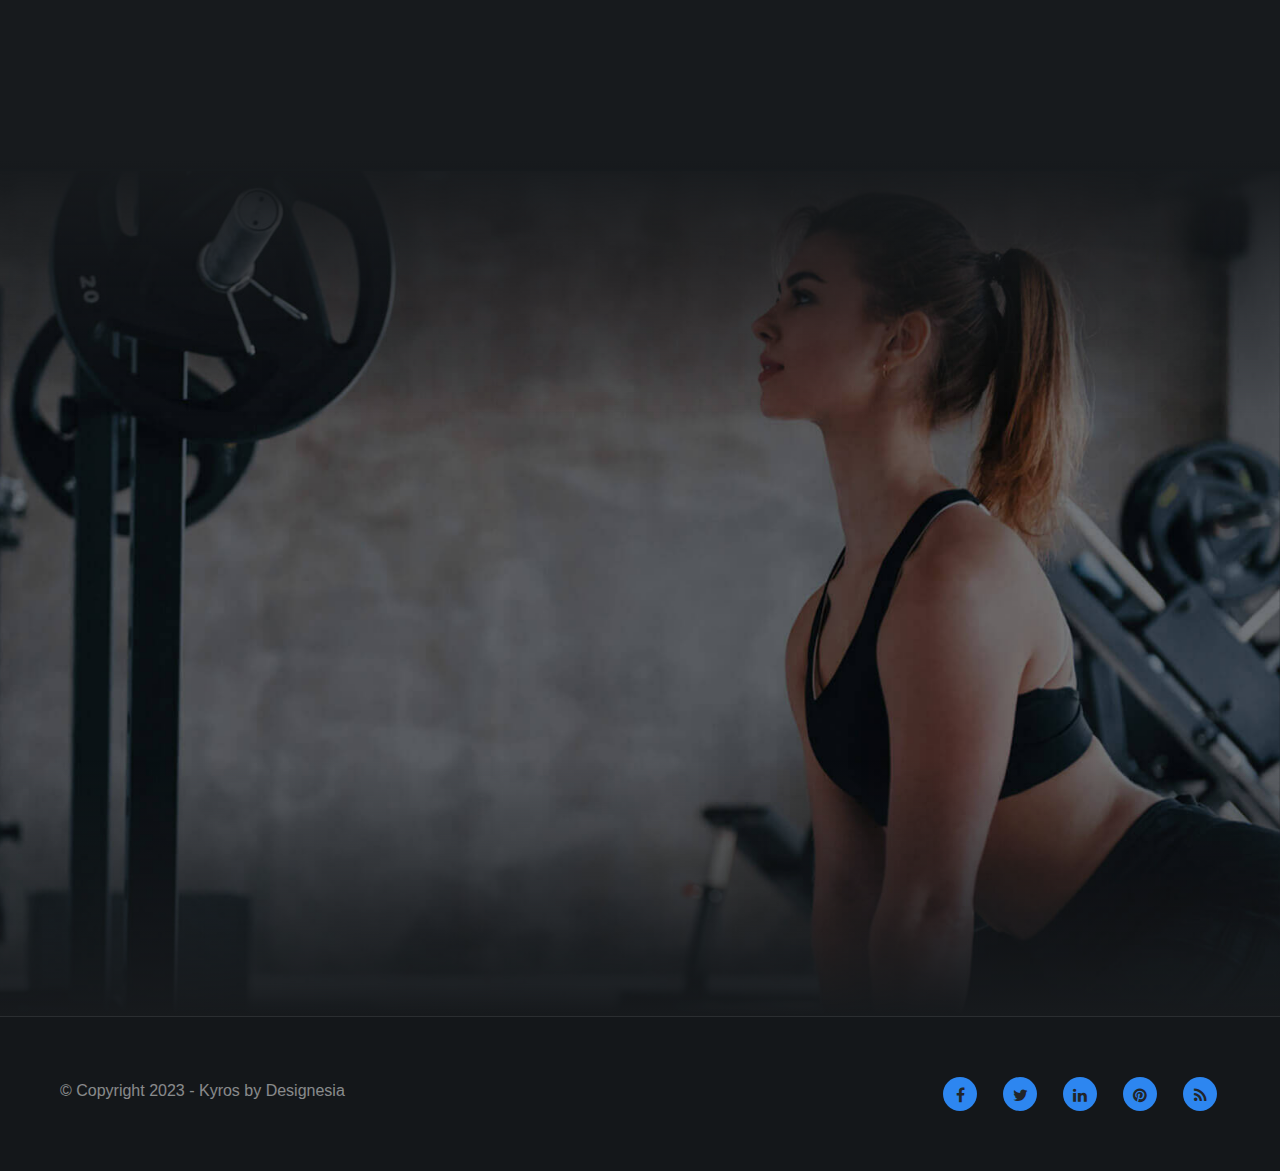
<file: index-profession-fitness-instructor-2.html>
<!DOCTYPE html>
<html lang="zxx">

<head>
    <title>Kyros - Personal Website</title>
    <link rel="icon" href="images-fitness-instructor/icon.png" type="image/gif" sizes="16x16">
    <meta content="text/html;charset=utf-8" http-equiv="Content-Type">
    <meta content="width=device-width, initial-scale=1.0" name="viewport" />
    <meta content="Kyros - Personal Website" name="description" />
    <meta content="" name="keywords" />
    <meta content="" name="author" />
    <!-- CSS Files
    ================================================== -->
    <link href="css/bootstrap.min.css" rel="stylesheet" type="text/css" id="bootstrap" />
    <link href="css/plugins.css" rel="stylesheet" type="text/css" />
    <link href="css/style.css" rel="stylesheet" type="text/css" />
    <link href="css/custom-style-6.css" rel="stylesheet" type="text/css" />
    <style>
        :root {
            --primary-color: #2D86F0;
            --primary-color-rgb: 45, 134, 240;
        }
    </style>
    <link href="css/coloring.css" rel="stylesheet" type="text/css" />
</head>

<body class="onepage dark-scheme">
    <div id="wrapper">
        <!-- header begin -->
        <header class="transparent wow fadeInDown" data-wow-delay=".5s">
            <div class="container">
                <div class="row">
                    <div class="col-md-12">
                        <div class="de-flex sm-pt10">
                            <div class="de-flex-col">
                                <div class="de-flex-col">
                                    <!-- logo begin -->
                                    <div id="logo">
                                        <a href="index.html">
                                            <img alt="" class="logo" src="images-fitness-instructor/logo.png" />
                                            <img alt="" class="logo-2" src="images-fitness-instructor/logo.png" />
                                        </a>
                                    </div>
                                    <!-- logo close -->
                                </div>
                            </div>
                            <div class="de-flex-col header-col-right">
                                <ul id="mainmenu" class="menu-fullwidth">
                                    <li><a class="active" href="#top">Home<span></span></a></li>
                                    <li><a href="#section-about">About Me<span></span></a></li>
                                    <li><a href="#section-services">What I Do<span></span></a></li>
                                    <li><a href="#section-gallery">Gallery<span></span></a></li>
                                    <li><a href="#section-resume">My Resume<span></span></a></li>
                                    <li><a href="#section-blog">Blog<span></span></a></li>
                                    <li><a href="#section-contact">Contact Me<span></span></a></li>
                                </ul>
                                <div class="menu_side_area">
                                    <span id="menu-btn"></span>
                                </div>
                            </div>
                        </div>
                    </div>
                </div>
            </div>
        </header>
        <!-- header close -->
        <!-- content begin -->
        <div class="no-bottom no-top" id="content">
            <div id="top"></div>

            <!-- page preloader begin -->
            <div id="preloader">
                <div class="preloader1"></div>
            </div>
            <!-- page preloader close -->
            
            <!-- float text begin -->
            <div class="float-text">
                <div class="de_social-icons">
                    <a href="#"><i class="fa fa-facebook fa-lg"></i></a>
                    <a href="#"><i class="fa fa-twitter fa-lg"></i></a>
                    <a href="#"><i class="fa fa-instagram fa-lg"></i></a>
                </div>
                <span>Follow Me</span>
            </div>
            <!-- float text close --> 

            <!-- load external content begin -->
            <div id="de_modal">
                <button class="button-close"></button>
                <div class="d-modal-loader"></div>
            </div>
             <!-- load external content close -->

            <section aria-label="section" class="jarallax no-top no-bottom text-light">
                <img src="images-fitness-instructor/background/4.jpg" class="jarallax-img" alt="">
                <div class="v-center">
                    <div class="container z-index-1000">
                        <div class="row align-items-center">
                            <div class="col-lg-6">
                                <div class="spacer-10"></div>
                                <h1 class="ultra-big text-uppercase wow fadeInUp" data-wow-delay=".4s"><span class="font-line">Sophia</span> Martinez</h1>
                                <div class="spacer-10"></div>
                                <p>
                                    Hi, I'm Sophia Martinez, a passionate and dedicated fitness instructor committed to helping others achieve their health and fitness goals. I believe in creating personalized and enjoyable workout experiences that empower individuals to reach their full potential.
                                </p>
                            </div>
                            <div class="col-lg-2 offset-lg-4 sm-hide">
                                <div class="float-end">
                                    <div class="de_count text-center wow fadeInRight" data-wow-delay=".2s">
                                        <h3 class="id-color">25</h3>
                                        <span>Awards Winning</span>                                        
                                    </div>
                                    <div class="de_count text-center wow fadeInRight" data-wow-delay=".4s">
                                        <h3 class="id-color">10</h3>
                                        <span>Years Experience</span>
                                    </div>
                                     <div class="de_count text-center wow fadeInRight" data-wow-delay=".6s">
                                        <h3 class="id-color">12</h3>
                                        <span>Certificates</span>
                                    </div>
                                </div>
                            </div>
                        </div>
                    </div>
                </div>
                <a href="#section-about" class="mouse-icon-click scroll-to wow fadeInUp" data-wow-delay=".8s">
                    <span class="mouse fadeScroll relative" data-scroll-speed="10">
                        <span class="scroll"></span>
                    </span>
                </a>
                <div class="de-gradient-edge-bottom"></div>
            </section>
            <section id="section-about">
                <div class="container relative">
                    <div class="row">
                        <div class="col-md-12 text-center wow fadeInUp">
                            <h2 class="id-color">About Me</h2>
                            <div class="space-border"></div>
                        </div>
                        <div class="col-md-8 offset-md-2 text-center wow fadeInUp">
                            <p>Hi, I'm Sophia Martinez, a passionate and dedicated fitness instructor committed to helping others achieve their health and fitness goals. With 10 years of experience in the fitness industry, I believe in creating personalized and enjoyable workout experiences that empower individuals to reach their full potential.
                        </p>
                        </div>
                        
                        <div class="row gx-5">
                            <div class="col-lg-6 position-relative wow fadeIn" data-wow-delay=".2s">
                                    <div class="d-skills-bar">
                                      <div class="d-bar">
                                        <div class="d-skill" data-value="80%">
                                            <div class="d-info">
                                              <span>Personal Trainer</span>
                                            </div>
                                            <div class="d-progress-line"><span class="d-fill-line"></span></div>
                                        </div>

                                        <div class="d-skill" data-value="70%">
                                            <div class="d-info">
                                              <span>Fitness Coach</span>
                                            </div>
                                            <div class="d-progress-line"><span class="d-fill-line"></span></div>
                                        </div>

                                        <div class="d-skill" data-value="82%">
                                            <div class="d-info">
                                              <span>Athletic Trainer</span>
                                            </div>
                                            <div class="d-progress-line"><span class="d-fill-line"></span></div>
                                        </div>
                                    </div>
                                </div>
                            </div>

                            <div class="col-lg-6 position-relative wow fadeIn" data-wow-delay=".2s">
                                    <div class="d-skills-bar">
                                      <div class="d-bar">
                                        <div class="d-skill" data-value="80%">
                                            <div class="d-info">
                                              <span>Nutrition Specialist</span>
                                            </div>
                                            <div class="d-progress-line"><span class="d-fill-line"></span></div>
                                        </div>

                                        <div class="d-skill" data-value="70%">
                                            <div class="d-info">
                                              <span>Physical Terapist</span>
                                            </div>
                                            <div class="d-progress-line"><span class="d-fill-line"></span></div>
                                        </div>

                                        <div class="d-skill" data-value="82%">
                                            <div class="d-info">
                                              <span>Corporate Wellness</span>
                                            </div>
                                            <div class="d-progress-line"><span class="d-fill-line"></span></div>
                                        </div>
                                    </div>
                                </div>
                            </div>
                        </div>

                </div>
            </section>
            <section id="section-my-quote" aria-label="section" class="jarallax no-top no-bottom" data-video-src="mp4:images-fitness-instructor/video.mp4">
                <div class="de-gradient-edge-top"></div>
                <div class="v-center">
                    <div class="container">
                        <div class="row align-items-center">
                            <div class="col-md-10 offset-md-1">
                                <blockquote class="q-big wow fadeIn" data-wow-duration="3s">
                                    <i class="d-big icon_quotations"></i>
                                    In the gym, you face a battle within yourself, a struggle to push past your limits, to challenge your body and mind, and to transform yourself into the best version possible.
                                    <span class="d-quote-by">Sophia Martinez</span>
                                </blockquote>
                                <div class="spacer-double"></div>
                            </div>
                        </div>
                    </div>
                </div>
                <div class="de-gradient-edge-bottom"></div>
            </section>
            <section id="section-services" class="no-bottom">
                <div class="container relative">
                    <div class="row">
                        <div class="col-md-12 text-center wow fadeInUp">
                            <h2 class="id-color">What I Do</h2>
                            <div class="space-border no-bottom"></div>
                        </div>
                        <div class="row">
                            <div class="col-lg-12">
                                <div class="carousel-3 owl-carousel owl-theme">
                                    <div class="item">
                                        <div class="de_3d-box">
                                            <div class="d-inner">
                                                <i class="icon_check id-color"></i>
                                                <div class="text">
                                                    <h3>Personal Trainer</h3>
                                                    Ex velit cupidatat magna voluptate deserunt quis et dolor adipisicing elit culpa ad exercitation proident irure deserunt irure.
                                                </div>
                                            </div>
                                        </div>
                                    </div>
                                    <div class="item">
                                        <div class="de_3d-box">
                                            <div class="d-inner">
                                                <i class="icon_check id-color"></i>
                                                <div class="text">
                                                    <h3>Fitness Coach</h3>
                                                    Ex velit cupidatat magna voluptate deserunt quis et dolor adipisicing elit culpa ad exercitation proident irure deserunt irure.
                                                </div>
                                            </div>
                                        </div>
                                    </div>
                                    <div class="item">
                                        <div class="de_3d-box">
                                            <div class="d-inner">
                                                <i class="icon_check id-color"></i>
                                                <div class="text">
                                                    <h3>Athletic Trainer</h3>
                                                    Ex velit cupidatat magna voluptate deserunt quis et dolor adipisicing elit culpa ad exercitation proident irure deserunt irure.
                                                </div>
                                            </div>
                                        </div>
                                    </div>
                                    <div class="item">
                                        <div class="de_3d-box">
                                            <div class="d-inner">
                                                <i class="icon_check id-color"></i>
                                                <div class="text">
                                                    <h3>Nutrition Specialist</h3>
                                                    Ex velit cupidatat magna voluptate deserunt quis et dolor adipisicing elit culpa ad exercitation proident irure deserunt irure.
                                                </div>
                                            </div>
                                        </div>
                                    </div>
                                    <div class="item">
                                        <div class="de_3d-box">
                                            <div class="d-inner">
                                                <i class="icon_check id-color"></i>
                                                <div class="text">
                                                    <h3>Physical Therapist</h3>
                                                    Ex velit cupidatat magna voluptate deserunt quis et dolor adipisicing elit culpa ad exercitation proident irure deserunt irure.
                                                </div>
                                            </div>
                                        </div>
                                    </div>
                                    <div class="item">
                                        <div class="de_3d-box">
                                            <div class="d-inner">
                                                <i class="icon_check id-color"></i>
                                                <div class="text">
                                                    <h3>Corporate Wellness</h3>
                                                    Ex velit cupidatat magna voluptate deserunt quis et dolor adipisicing elit culpa ad exercitation proident irure deserunt irure.
                                                </div>
                                            </div>
                                        </div>
                                    </div>
                                </div>
                            </div>
                        </div>
                    </div>
                </div>
            </section>
            <section id="section-gallery" class="no-bottom">
                <div class="container relative">
                    <div class="row">
                        <div class="col-md-12 text-center wow fadeInUp">
                            <h2 class="id-color">Gallery</h2>
                            <div class="space-border"></div>
                        </div>
                    </div>
                    <div id="gallery" class="row g-4 sequence">
                        <div class="col-md-4 mb-0 item">
                            <a class="image-popup-gallery wow" href="images-fitness-instructor/gallery/1.jpg">
                                <div class="card-image-1 mod-e" data-tilt>
                                    <div class="d-text text-center">
                                        <h3>Healthier</h3>
                                    </div>
                                    <img src="images-fitness-instructor/gallery/1.jpg" class="img-fluid" alt="">
                                </div>
                            </a>
                        </div>
                        <div class="col-md-4 mb-0 item">
                            <a class="image-popup-gallery wow" href="images-fitness-instructor/gallery/2.jpg">
                                <div class="card-image-1 mod-e" data-tilt>
                                    <div class="d-text text-center">
                                        <h3>Strength</h3>
                                    </div>
                                    <img src="images-fitness-instructor/gallery/2.jpg" class="img-fluid" alt="">
                                </div>
                            </a>
                        </div>
                        <div class="col-md-4 mb-0 item">
                            <a class="image-popup-gallery wow" href="images-fitness-instructor/gallery/3.jpg">
                                <div class="card-image-1 mod-e" data-tilt>
                                    <div class="d-text text-center">
                                        <h3>Transform</h3>
                                    </div>
                                    <img src="images-fitness-instructor/gallery/3.jpg" class="img-fluid" alt="">
                                </div>
                            </a>
                        </div>
                        <div class="col-md-4 mb-0 item">
                            <a class="image-popup-gallery wow" href="images-fitness-instructor/gallery/4.jpg">
                                <div class="card-image-1 mod-e" data-tilt>
                                    <div class="d-text text-center">
                                        <h3>Focus</h3>
                                    </div>
                                    <img src="images-fitness-instructor/gallery/4.jpg" class="img-fluid" alt="">
                                </div>
                            </a>
                        </div>
                        <div class="col-md-4 mb-0 item">
                            <a class="image-popup-gallery wow" href="images-fitness-instructor/gallery/5.jpg">
                                <div class="card-image-1 mod-e" data-tilt>
                                    <div class="d-text text-center">
                                        <h3>Elevate</h3>
                                    </div>
                                    <img src="images-fitness-instructor/gallery/5.jpg" class="img-fluid" alt="">
                                </div>
                            </a>
                        </div>
                        <div class="col-md-4 mb-0 item">
                            <a class="image-popup-gallery wow" href="images-fitness-instructor/gallery/6.jpg">
                                <div class="card-image-1 mod-e" data-tilt>
                                    <div class="d-text text-center">
                                        <h3>Flexibility</h3>
                                    </div>
                                    <img src="images-fitness-instructor/gallery/6.jpg" class="img-fluid" alt="">
                                </div>
                            </a>
                        </div>
                    </div>
                </div>
            </section>
            <section id="section-resume">
                <div class="container relative">
                    <div class="row">
                        <div class="col-md-12 text-center wow fadeInUp">
                            <h2 class="id-color">My Resume</h2>
                            <div class="space-border"></div>
                        </div>
                    </div>
                    <div class="row gh-5">
                        <div class="col-lg-6 wow fadeInUp">
                            <div class="p-4">
                                <h3 class="s_border">Experiences</h3>
                                <ul class="d_timeline">
                                    <li class="d_timeline-item">
                                        <h3 class="d_timeline-title s2">2014 - now</h3>
                                        <p class="d_timeline-text"><span class="d_title">Founder &amp; Director</span><span class="d_company">Martinez Fitness</span>Lorem ipsum dolor sit amet consectetur adipisicing elit. Animi tempora perferendis vero officia enim impedit voluptatem dignissimos, veniam ratione est alias rerum aperiam, nam aliquam reprehenderit iste dolor.</p>
                                    </li>
                                    <li class="d_timeline-item">
                                        <h3 class="d_timeline-title s2">2010 - 2014</h3>
                                        <p class="d_timeline-text"><span class="d_title">Atlhetic Trainer</span><span class="d_company">Four Seasons Hotel</span>Lorem ipsum dolor sit amet consectetur adipisicing elit. Animi tempora perferendis vero officia enim impedit voluptatem dignissimos, veniam ratione est alias rerum aperiam, nam aliquam reprehenderit iste dolor.</p>
                                    </li>
                                    <li class="d_timeline-item">
                                        <h3 class="d_timeline-title s2">2008 - 2010</h3>
                                        <p class="d_timeline-text"><span class="d_title">Fitness Coach</span><span class="d_company">Pullman Hotel</span>Lorem ipsum dolor sit amet consectetur adipisicing elit. Animi tempora perferendis vero officia enim impedit voluptatem dignissimos, veniam ratione est alias rerum aperiam, nam aliquam reprehenderit iste dolor.</p>
                                    </li>
                                </ul>
                            </div>
                        </div>
                        <div class="col-lg-6 wow fadeInUp">
                            <div class="p-4">
                                <h3 class="s_border">Education</h3>
                                <ul class="d_timeline">
                                    <li class="d_timeline-item">
                                        <h3 class="d_timeline-title s2">2008 - 2012</h3>
                                        <p class="d_timeline-text"><span class="d_title">Specialty Certifications</span><span class="d_company">New York University</span>Lorem ipsum dolor sit amet consectetur adipisicing elit. Animi tempora perferendis vero officia enim impedit voluptatem dignissimos, veniam ratione est alias rerum aperiam, nam aliquam reprehenderit iste dolor.</p>
                                    </li>
                                    <li class="d_timeline-item">
                                        <h3 class="d_timeline-title s2">2004 - 2008</h3>
                                        <p class="d_timeline-text"><span class="d_title">Certified Personal Trainer</span><span class="d_company">University of London</span>Lorem ipsum dolor sit amet consectetur adipisicing elit. Animi tempora perferendis vero officia enim impedit voluptatem dignissimos, veniam ratione est alias rerum aperiam, nam aliquam reprehenderit iste dolor.</p>
                                    </li>
                                    <li class="d_timeline-item">
                                        <h3 class="d_timeline-title s2">2006 - 2004</h3>
                                        <p class="d_timeline-text"><span class="d_title">Practical Experience</span><span class="d_company">University of Sydney</span>Lorem ipsum dolor sit amet consectetur adipisicing elit. Animi tempora perferendis vero officia enim impedit voluptatem dignissimos, veniam ratione est alias rerum aperiam, nam aliquam reprehenderit iste dolor.</p>
                                    </li>
                                </ul>
                            </div>
                        </div>
                    </div>
                </div>
            </section>
            <section id="section-fun-facts" aria-label="section" class="jarallax">
                <div class="de-gradient-edge-top"></div>
                <img src="images-fitness-instructor/background/2.jpg" class="jarallax-img" alt="">
                <div class="container">
                        <div class="row">

                            <div class="col-md-4 wow fadeIn" data-wow-delay="0s">
                                <div class="de_count text-center">
                                    <h3 class="timer" data-to="25" data-speed="2500">0</h3>
                                    <span>Awards Winning</span>
                                </div>
                            </div>

                            <div class="col-md-4 wow fadeIn" data-wow-delay=".25">
                                <div class="de_count text-center">
                                    <h3 class="timer" data-to="10" data-speed="2500">0</h3>
                                    <span>Years of Experiences</span>
                                </div>
                            </div>

                            <div class="col-md-4 wow fadeIn" data-wow-delay=".5s">
                                <div class="de_count text-center">
                                    <h3 class="timer" data-to="12" data-speed="2500">0</h3>
                                    <span>Certificates</span>
                                </div>
                            </div>
                            
                        </div>
                    </div>
                <div class="de-gradient-edge-bottom"></div>
            </section>
            <section id="section-blog" class="no-bottom">
                <div class="container relative">
                    <div class="row">
                        <div class="col-md-12 text-center wow fadeInUp">
                            <h2 class="id-color">Recent Blog</h2>
                            <div class="space-border"></div>
                        </div>
                    </div>
                    <div id="carousel-blog" class="owl-carousel wow fadeInUp">
                        <div class="bloglist item">
                            <div class="post-content">
                                <div class="post-text p-0">
                                    <h4 class="de_modal" data-url="single-blog.html">Effective Strategies for Strength Training</h4>
                                    <p class="mb-1">Dolore officia sint incididunt non excepteur ea mollit commodo ut enim reprehenderit cupidatat labore ad laborum consectetur consequat...</p>
                                    <div class="small id-color">2 days ago</div>
                                </div>
                            </div>
                        </div>
                        <div class="bloglist item">
                            <div class="post-content">
                                <div class="post-text p-0">
                                    <h4 class="de_modal" data-url="single-blog.html">How to Improve Your Endurance and Stamina</h4>
                                    <p class="mb-1">Dolore officia sint incididunt non excepteur ea mollit commodo ut enim reprehenderit cupidatat labore ad laborum consectetur consequat...</p>
                                    <div class="small id-color">2 days ago</div>
                                </div>
                            </div>
                        </div>
                        <div class="bloglist item">
                            <div class="post-content">
                                <div class="post-text p-0">
                                    <h4 class="de_modal" data-url="single-blog.html">Fueling Your Workouts for Optimal Performance</h4>
                                    <p class="mb-1">Dolore officia sint incididunt non excepteur ea mollit commodo ut enim reprehenderit cupidatat labore ad laborum consectetur consequat...</p>
                                    <div class="small id-color">2 days ago</div>
                                </div>
                            </div>
                        </div>
                        <div class="bloglist item">
                            <div class="post-content">
                                <div class="post-text p-0">
                                    <h4 class="de_modal" data-url="single-blog.html">A Beginner's Guide to Building Strength</h4>
                                    <p class="mb-1">Dolore officia sint incididunt non excepteur ea mollit commodo ut enim reprehenderit cupidatat labore ad laborum consectetur consequat...</p>
                                    <div class="small id-color">2 days ago</div>
                                </div>
                            </div>
                        </div>
                        <div class="bloglist item">
                            <div class="post-content">
                                <div class="post-text p-0">
                                    <h4 class="de_modal" data-url="single-blog.html">Tips to Stay Inspired and Committed</h4>
                                    <p class="mb-1">Dolore officia sint incididunt non excepteur ea mollit commodo ut enim reprehenderit cupidatat labore ad laborum consectetur consequat...</p>
                                    <div class="small id-color">2 days ago</div>
                                </div>
                            </div>
                        </div>
                        <div class="bloglist item">
                            <div class="post-content">
                                <div class="post-text p-0">
                                    <h4 class="de_modal" data-url="single-blog.html">My "Aha Moment" About Food<span></span></h4>
                                    <p class="mb-1">Dolore officia sint incididunt non excepteur ea mollit commodo ut enim reprehenderit cupidatat labore ad laborum consectetur consequat...</p>
                                    <div class="small id-color">2 days ago</div>
                                </div>
                            </div>
                        </div>
                    </div>
                </div>
            </section>
            <section id="section-contact" class="jarallax">
                <div class="de-gradient-edge-top"></div>
                <img src="images-fitness-instructor/background/3.jpg" class="jarallax-img" alt="">
                <div class="container z-index-1000">
                    <div class="row">
                        <div class="col-md-12 text-center wow fadeInUp">
                            <h2 class="id-color">Contact Me</h2>
                            <div class="space-border"></div>
                        </div>
                        <div class="col-lg-8 offset-lg-2 wow fadeInUp">
                            <div class="contact_form_wrapper">
                                <form name="contactForm" id="contact_form" class="form-border" method="post" action="#">
                                    <div class="row">
                                        <div class="col-md-4">
                                            <div class="field-set">
                                                <input type="text" name="Name" id="name" class="form-control" placeholder="Your Name" required>
                                            </div>
                                        </div>
                                        <div class="col-md-4">
                                            <div class="field-set">
                                                <input type="text" name="Email" id="email" class="form-control" placeholder="Your Email" required>
                                            </div>
                                        </div>
                                        <div class="col-md-4">
                                            <div class="field-set">
                                                <input type="text" name="phone" id="phone" class="form-control" placeholder="Your Phone" required>
                                            </div>
                                        </div>
                                    </div>
                                    <div class="text-center">
                                        <div class="field-set">
                                            <textarea name="message" id="message" class="form-control" placeholder="Your Message" required></textarea>
                                        </div>
                                        <div class="g-recaptcha" data-sitekey="copy-your-site-key-here"></div>
                                        <div id='submit' class="mt10">
                                            <input type='submit' id='send_message' value='Send Message' class="btn-main text-dark">
                                        </div>

                                        <div id="success_message" class='success'>
                                            Your message has been sent successfully. Refresh this page if you want to send more messages.
                                        </div>
                                        <div id="error_message" class='error'>
                                            Sorry there was an error sending your form.
                                        </div>

                                    </div>
                                </form>
                            </div>
                            <div class="spacer-double"></div>
                            <div class="row text-center wow fadeInUp">
                                <div class="col-md-4">
                                    <div class="wm-1"></div>
                                    <h6>Email Me</h6>
                                    <p>contact@sophiamartinez.com</p>
                                </div>
                                <div class="col-md-4">
                                    <div class="wm-1"></div>
                                    <h6>Call Me</h6>
                                    <p>+1 700 333 92 96</p>
                                </div>
                                <div class="col-md-4">
                                    <div class="wm-1"></div>
                                    <h6>Address</h6>
                                    <p>Collins Street West, Louisiana, Bayerfurt, USA</p>
                                </div>
                            </div>
                        </div>
                    </div>
                </div>
                <div class="de-gradient-edge-bottom"></div>
            </section>
        </div>
        <!-- content close -->
        <a href="#" id="back-to-top"></a>
        <!-- footer begin -->
        <footer>
            <div class="container">
                <div class="row">
                    <div class="col-md-6">
                        <a href="index.html">
                            <span class="copy">&copy; Copyright 2023 - Kyros by Designesia</span>
                        </a>
                    </div>
                    <div class="col-md-6">
                        <div class="social-icons">
                            <a href="#"><i class="bg-color text-dark fa fa-facebook fa-lg"></i></a>
                            <a href="#"><i class="bg-color text-dark fa fa-twitter fa-lg"></i></a>
                            <a href="#"><i class="bg-color text-dark fa fa-linkedin fa-lg"></i></a>
                            <a href="#"><i class="bg-color text-dark fa fa-pinterest fa-lg"></i></a>
                            <a href="#"><i class="bg-color text-dark fa fa-rss fa-lg"></i></a>
                        </div>
                    </div>
                </div>
            </div>
        </footer>
        <!-- footer close -->
    </div>
    <!-- Javascript Files
    ================================================== -->
    <script src="js/plugins.js"></script>
    <script src="js/designesia.js"></script>
    <script src='https://www.google.com/recaptcha/api.js' async defer></script>
    <script src="form.js"></script>
    <script>
    jQuery(function($) {
        $('.g-recaptcha').attr('data-theme', 'dark');
    });
    </script>
    <script>
    jQuery(document).ready(function() {
        $(function() {
            // jquery typed plugin
            $(".typed").typed({
                stringsElement: $('.typed-strings'),
                typeSpeed: 100,
                backDelay: 500,
                loop: true,
                contentType: 'html', // or text
                // defaults to false for infinite loop
                loopCount: false,
                callback: function() { null; },
                resetCallback: function() { newTyped(); }
            });
        });
    });
    </script>
</body>

</html>
</file>
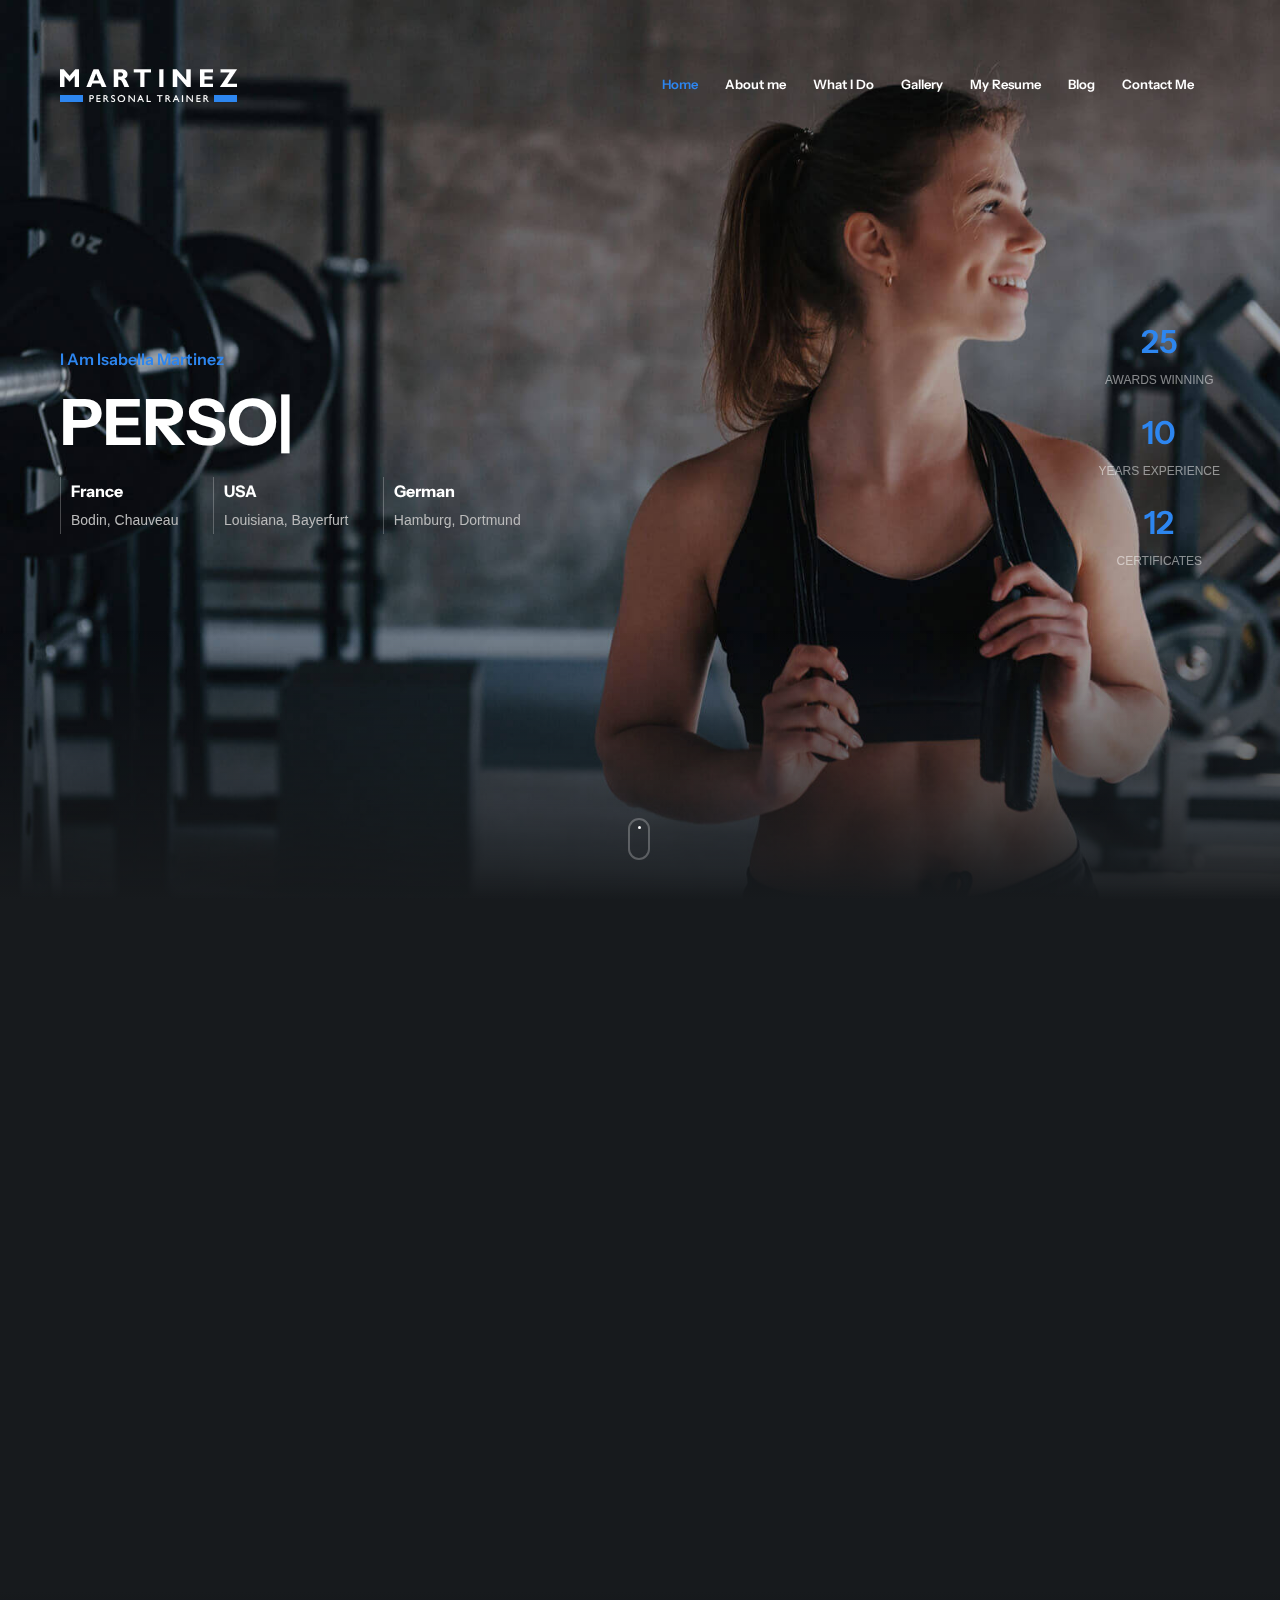
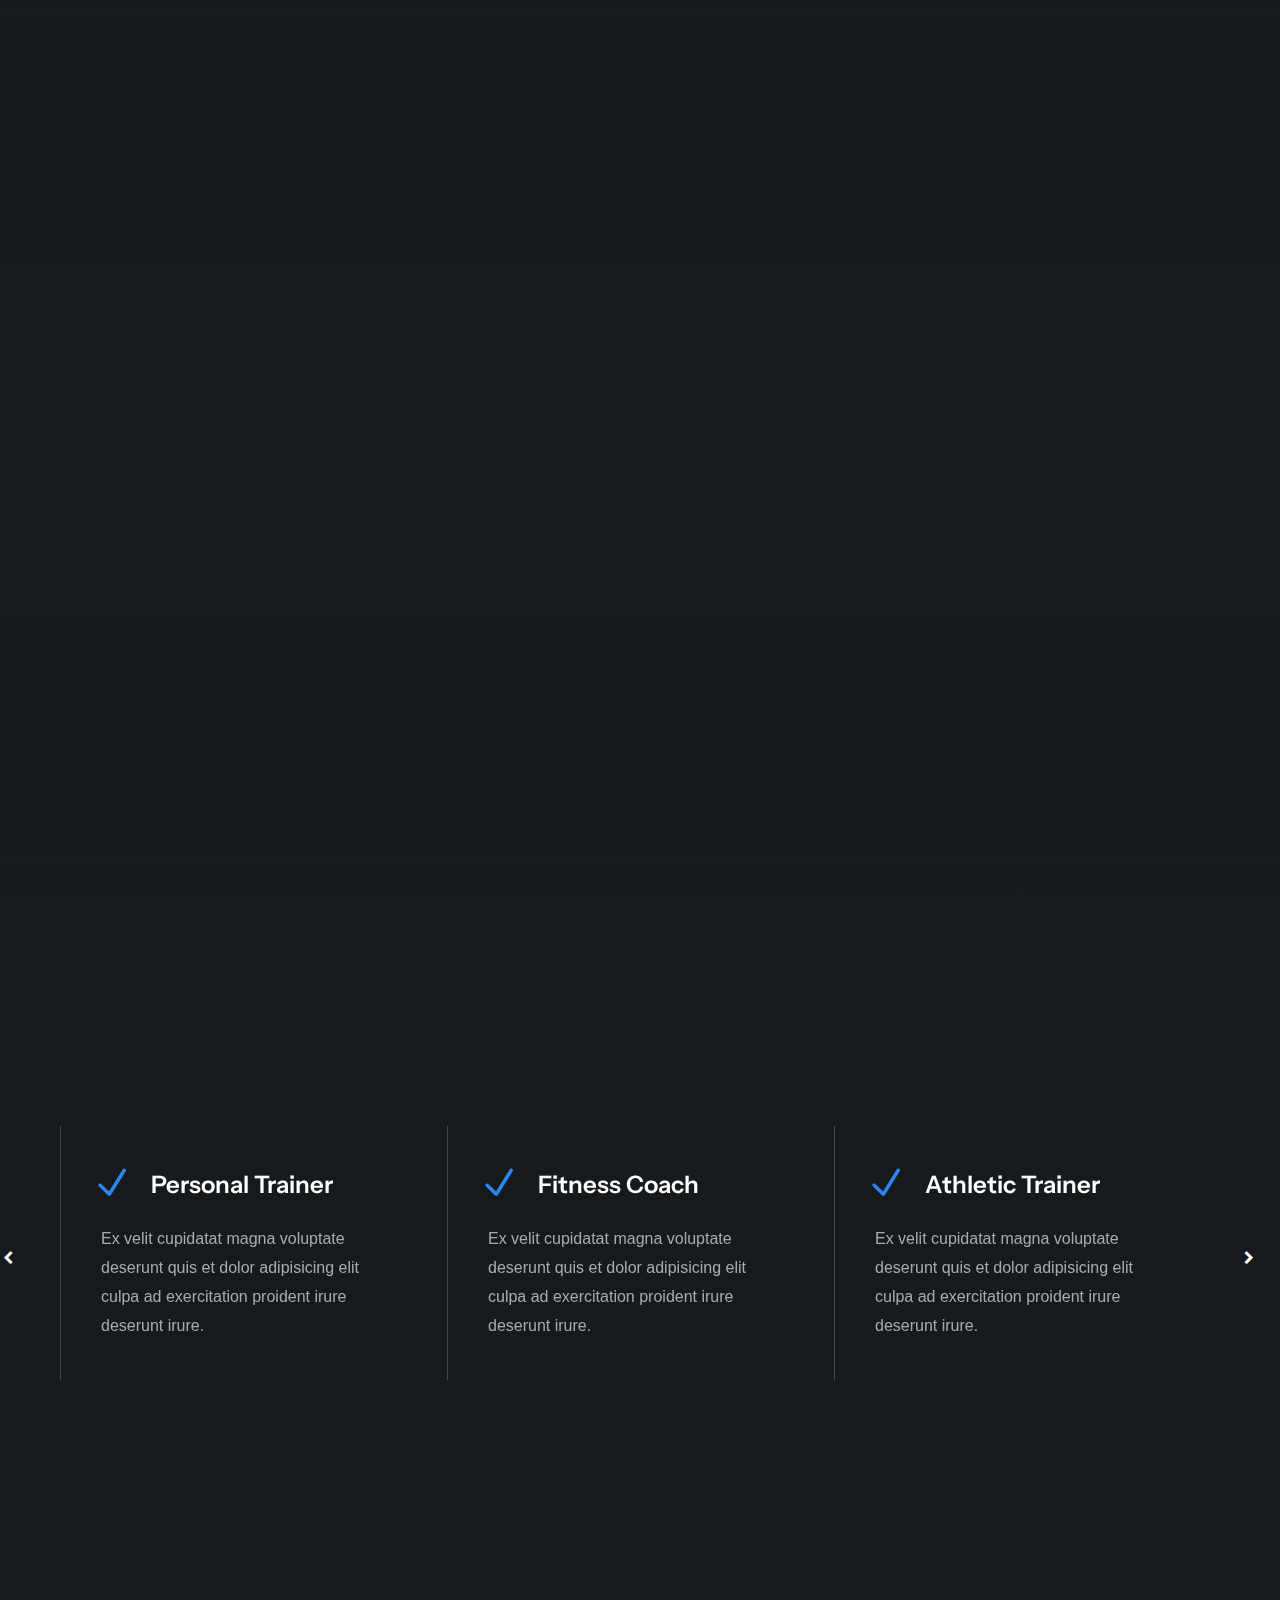
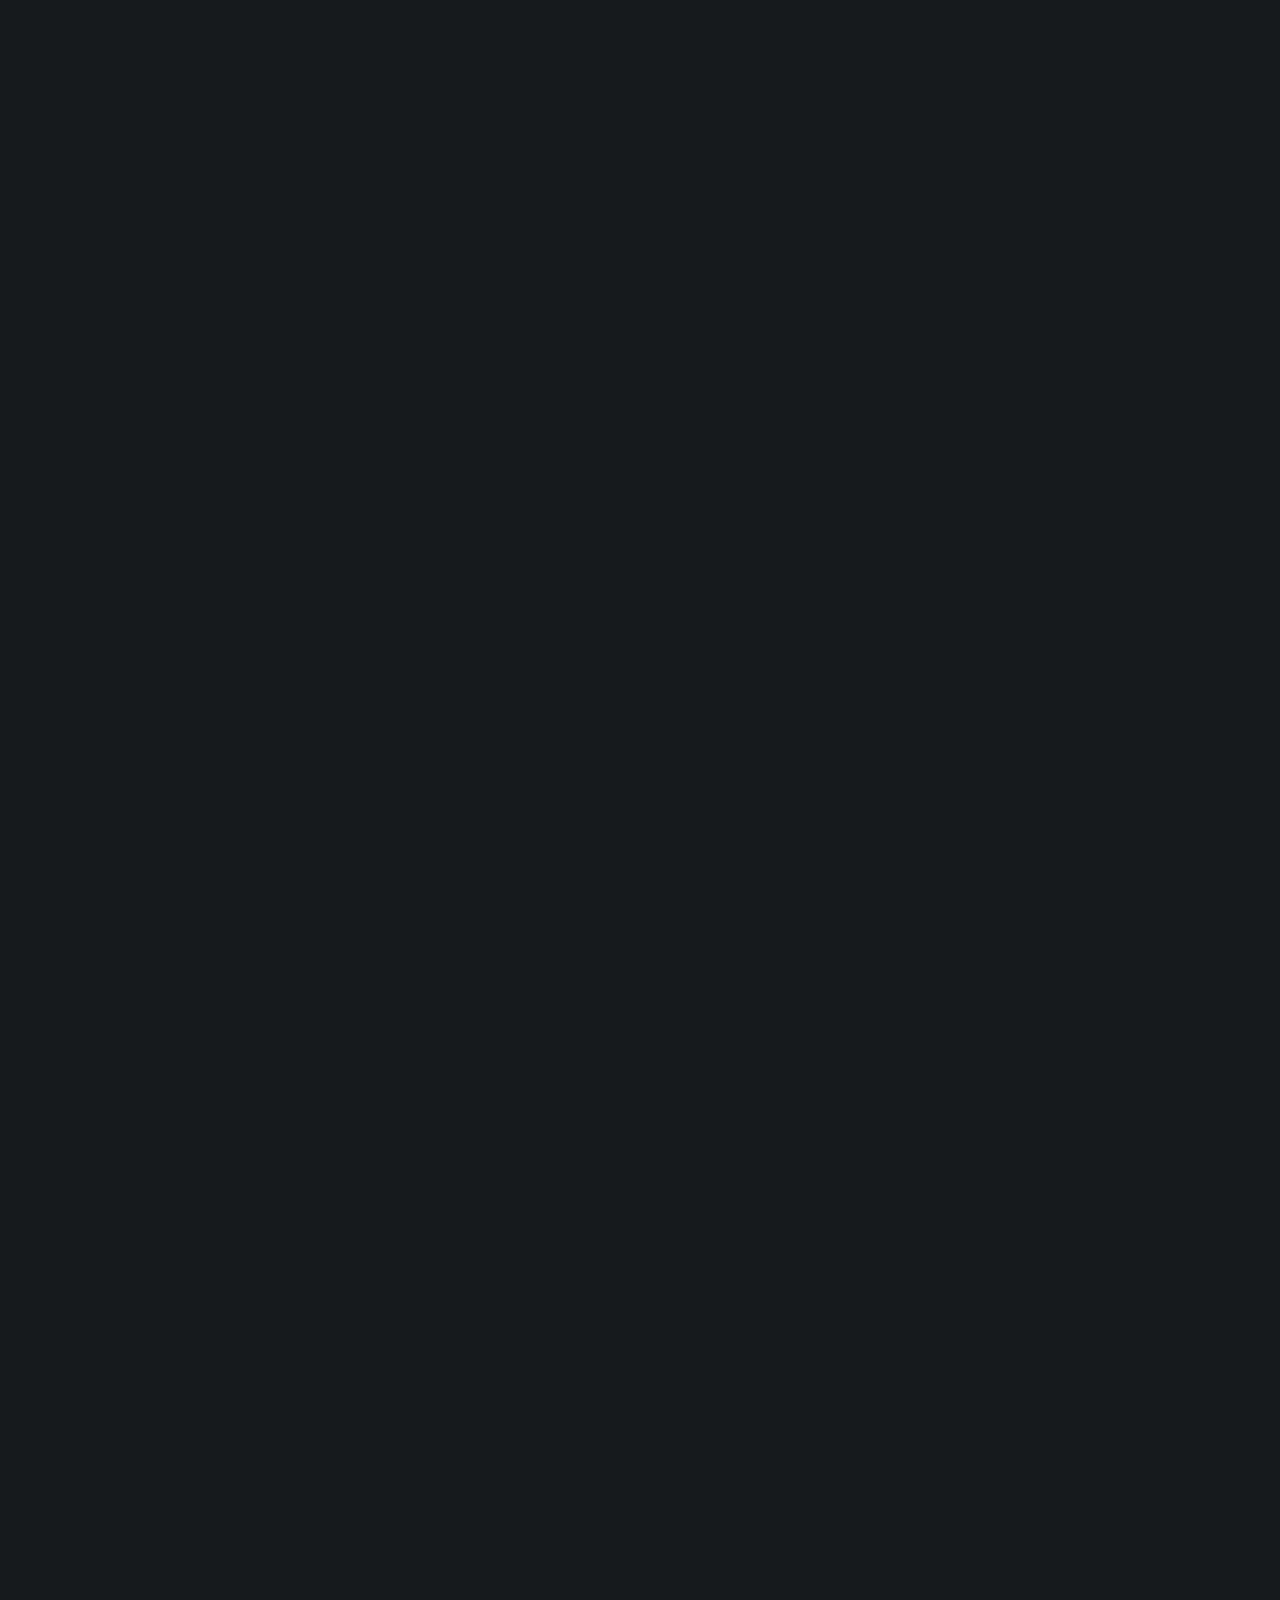
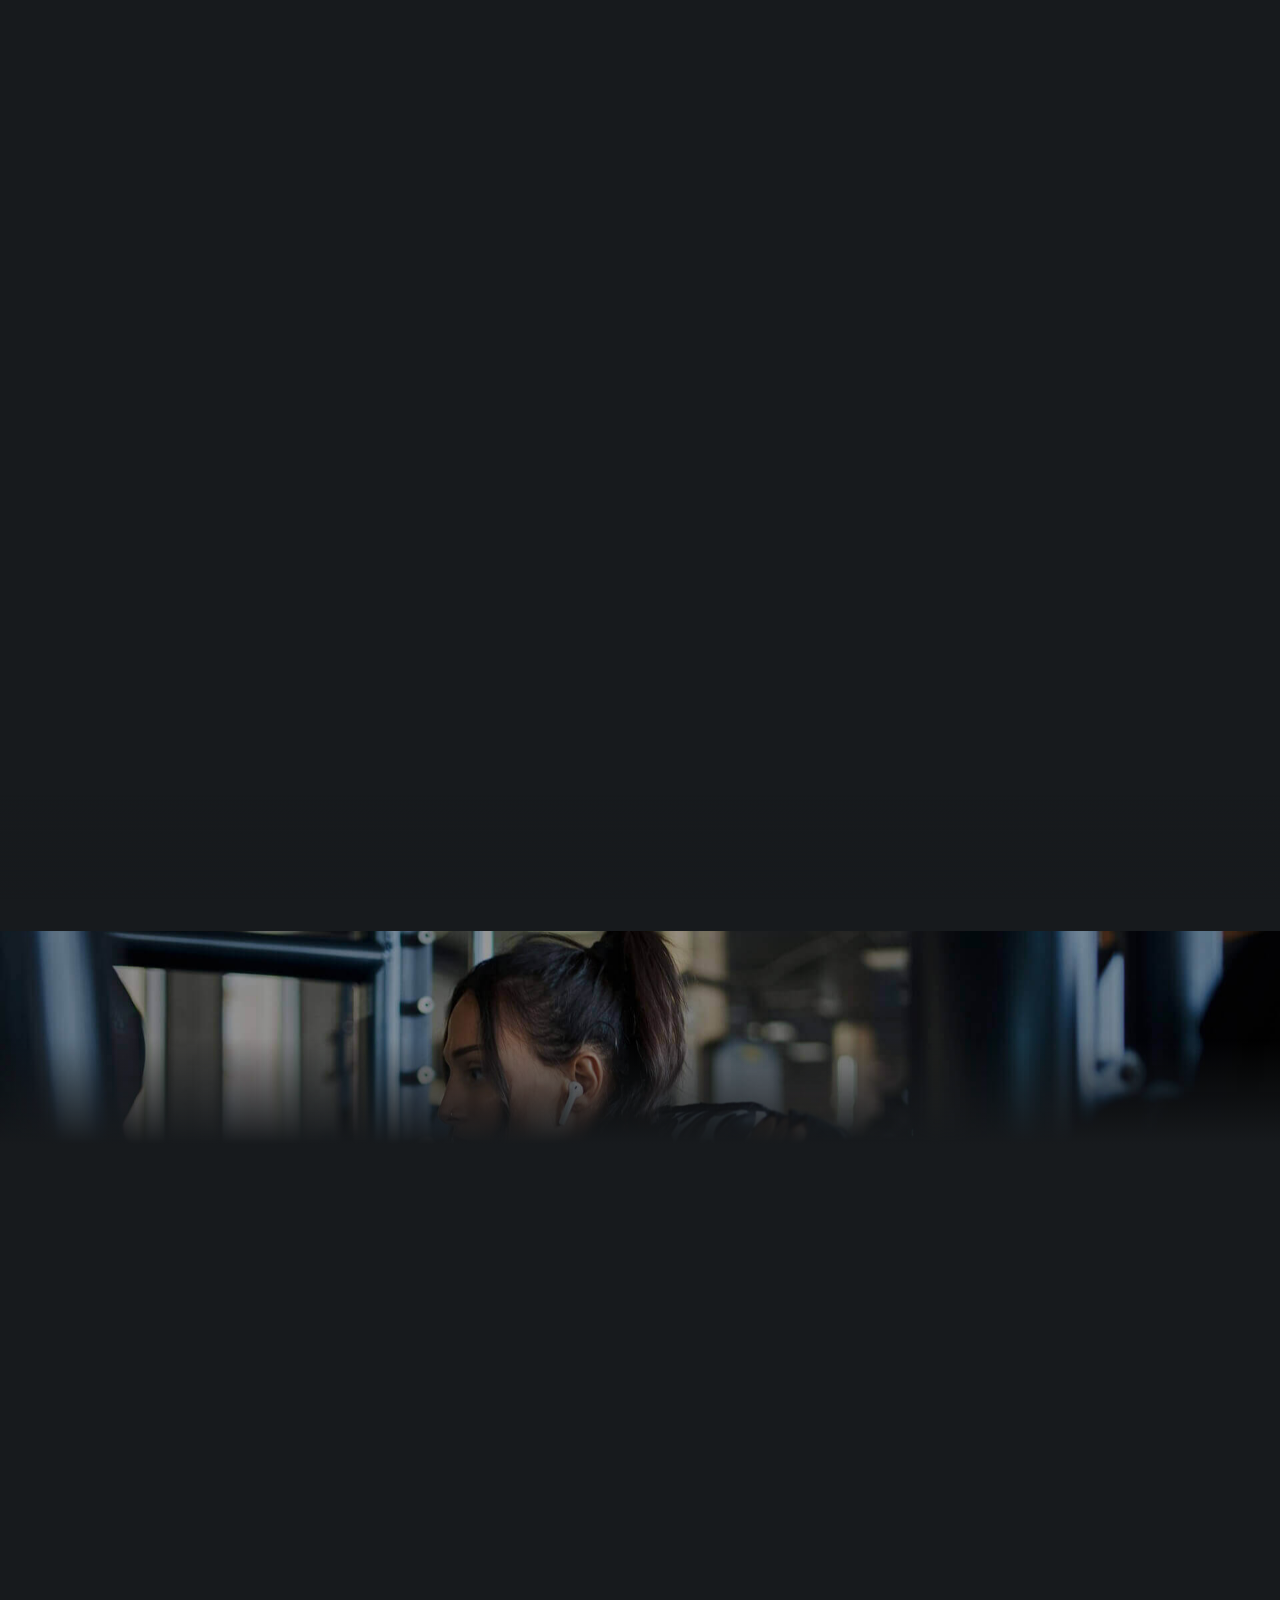
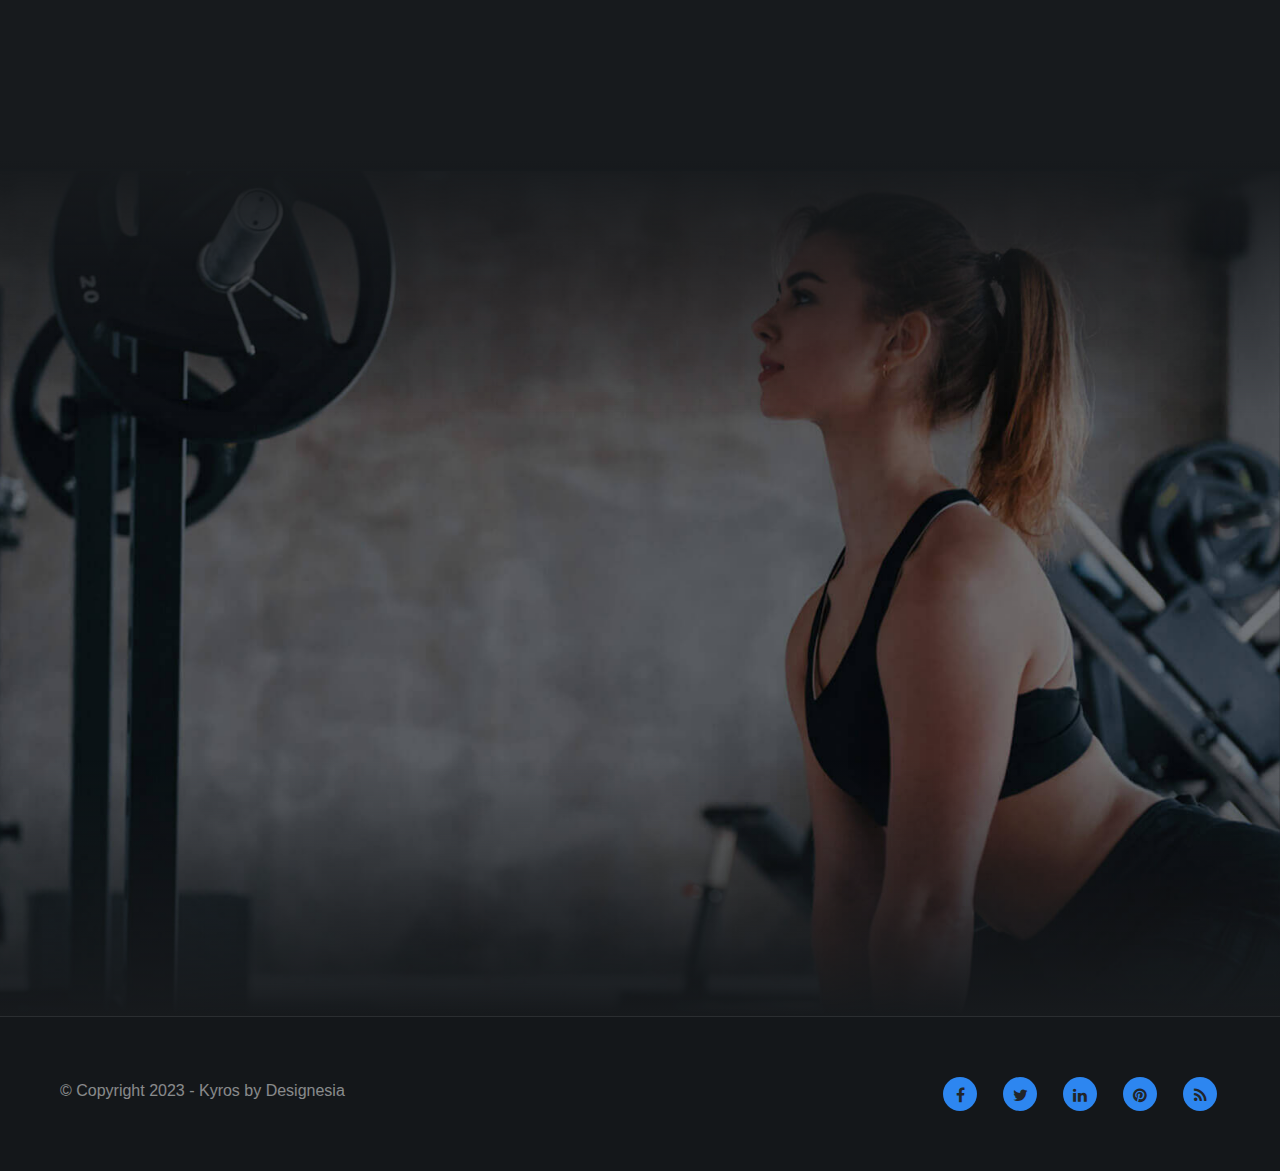
<file: index-profession-fitness-instructor.html>
<!DOCTYPE html>
<html lang="zxx">

<head>
    <title>Kyros - Personal Website</title>
    <link rel="icon" href="images-fitness-instructor/icon.png" type="image/gif" sizes="16x16">
    <meta content="text/html;charset=utf-8" http-equiv="Content-Type">
    <meta content="width=device-width, initial-scale=1.0" name="viewport" />
    <meta content="Kyros - Personal Website" name="description" />
    <meta content="" name="keywords" />
    <meta content="" name="author" />
    <!-- CSS Files
    ================================================== -->
    <link href="css/bootstrap.min.css" rel="stylesheet" type="text/css" id="bootstrap" />
    <link href="css/plugins.css" rel="stylesheet" type="text/css" />
    <link href="css/style.css" rel="stylesheet" type="text/css" />
    <link href="css/custom-style-6.css" rel="stylesheet" type="text/css" />
    <style>
        :root {
            --primary-color: #2D86F0;
            --primary-color-rgb: 45, 134, 240;
        }
    </style>
    <link href="css/coloring.css" rel="stylesheet" type="text/css" />
</head>

<body class="onepage dark-scheme">
    <div id="wrapper">
        <!-- header begin -->
        <header class="transparent wow fadeInDown" data-wow-delay=".5s">
            <div class="container">
                <div class="row">
                    <div class="col-md-12">
                        <div class="de-flex sm-pt10">
                            <div class="de-flex-col">
                                <div class="de-flex-col">
                                    <!-- logo begin -->
                                    <div id="logo">
                                        <a href="index.html">
                                            <img alt="" class="logo" src="images-fitness-instructor/logo.png" />
                                            <img alt="" class="logo-2" src="images-fitness-instructor/logo.png" />
                                        </a>
                                    </div>
                                    <!-- logo close -->
                                </div>
                            </div>
                            <div class="de-flex-col header-col-right">
                                <ul id="mainmenu" class="menu-fullwidth">
                                    <li><a class="active" href="#top">Home<span></span></a></li>
                                    <li><a href="#section-about">About me<span></span></a></li>
                                    <li><a href="#section-services">What I Do<span></span></a></li>
                                    <li><a href="#section-gallery">Gallery<span></span></a></li>
                                    <li><a href="#section-resume">My Resume<span></span></a></li>
                                    <li><a href="#section-blog">Blog<span></span></a></li>
                                    <li><a href="#section-contact">Contact Me<span></span></a></li>
                                </ul>
                                <div class="menu_side_area">
                                    <span id="menu-btn"></span>
                                </div>
                            </div>
                        </div>
                    </div>
                </div>
            </div>
        </header>
        <!-- header close -->
        <!-- content begin -->
        <div class="no-bottom no-top" id="content">
            <div id="top"></div>

            <!-- page preloader begin -->
            <div id="preloader">
                <div class="preloader1"></div>
            </div>
            <!-- page preloader close -->
            
            <!-- float text begin -->
            <div class="float-text">
                <div class="de_social-icons">
                    <a href="#"><i class="fa fa-facebook fa-lg"></i></a>
                    <a href="#"><i class="fa fa-twitter fa-lg"></i></a>
                    <a href="#"><i class="fa fa-instagram fa-lg"></i></a>
                </div>
                <span>Follow Me</span>
            </div>
            <!-- float text close --> 

            <!-- load external content begin -->
            <div id="de_modal">
                <button class="button-close"></button>
                <div class="d-modal-loader"></div>
            </div>
             <!-- load external content close -->

            <section aria-label="section" class="jarallax no-top no-bottom text-light">
                <img src="images-fitness-instructor/background/1.jpg" class="jarallax-img" alt="">
                <div class="v-center">
                    <div class="container">
                        <div class="row align-items-center">
                            <div class="col-lg-8">
                                <h6 class="wow fadeInUp" data-wow-delay=".4s"><span class="id-color">I Am Isabella Martinez</span></h6>
                                <div class="spacer-10"></div>
                                <div class="h1_big text-white wow fadeInUp" data-wow-delay=".6s">
                                    <div class="typed-strings">
                                        <p>Personal Trainer</p>
                                        <p>Fitness Coach</p>
                                        <p>Athletic Trainer</p>
                                        <p>Nutrition Specialist</p>
                                        <p>Physical Therapist</p>
                                        <p>Corporate Wellness</p>
                                    </div>
                                    <div class="typed"></div>
                                </div>
                                <div class="spacer-20"></div>
                                <ul class="list_location wow fadeInUp" data-wow-delay=".8s">
                                    <li><span>France</span>Bodin, Chauveau</li>
                                    <li><span>USA</span>Louisiana, Bayerfurt</li>
                                    <li><span>German</span>Hamburg, Dortmund</li>
                                </ul>
                            </div>
                            <div class="col-lg-4 sm-hide">
                                <div class="float-end">
                                    <div class="de_count text-center wow fadeInRight" data-wow-delay=".2s">
                                        <h3 class="id-color">25</h3>
                                        <span>Awards Winning</span>                                        
                                    </div>
                                    <div class="de_count text-center wow fadeInRight" data-wow-delay=".4s">
                                        <h3 class="id-color">10</h3>
                                        <span>Years Experience</span>
                                    </div>
                                     <div class="de_count text-center wow fadeInRight" data-wow-delay=".6s">
                                        <h3 class="id-color">12</h3>
                                        <span>Certificates</span>
                                    </div>
                                </div>
                            </div>
                        </div>
                    </div>
                </div>
                <a href="#section-about" class="mouse-icon-click scroll-to wow fadeInUp" data-wow-delay=".8s">
                    <span class="mouse fadeScroll relative" data-scroll-speed="10">
                        <span class="scroll"></span>
                    </span>
                </a>
                <div class="de-gradient-edge-bottom"></div>
            </section>
            <section id="section-about">
                <div class="container relative">
                    <div class="row">
                        <div class="col-md-12 text-center wow fadeInUp">
                            <h2 class="id-color">About Me</h2>
                            <div class="space-border"></div>
                        </div>
                        <div class="col-md-8 offset-md-2 text-center wow fadeInUp">
                            <p>Hi, I'm Isabella Martinez, a passionate and dedicated fitness instructor committed to helping others achieve their health and fitness goals. With 10 years of experience in the fitness industry, I believe in creating personalized and enjoyable workout experiences that empower individuals to reach their full potential.
                        </p>
                        </div>
                        
                        <div class="row gx-5">
                            <div class="col-lg-6 position-relative wow fadeIn" data-wow-delay=".2s">
                                    <div class="d-skills-bar">
                                      <div class="d-bar">
                                        <div class="d-skill" data-value="80%">
                                            <div class="d-info">
                                              <span>Personal Trainer</span>
                                            </div>
                                            <div class="d-progress-line"><span class="d-fill-line"></span></div>
                                        </div>

                                        <div class="d-skill" data-value="70%">
                                            <div class="d-info">
                                              <span>Fitness Coach</span>
                                            </div>
                                            <div class="d-progress-line"><span class="d-fill-line"></span></div>
                                        </div>

                                        <div class="d-skill" data-value="82%">
                                            <div class="d-info">
                                              <span>Athletic Trainer</span>
                                            </div>
                                            <div class="d-progress-line"><span class="d-fill-line"></span></div>
                                        </div>
                                    </div>
                                </div>
                            </div>

                            <div class="col-lg-6 position-relative wow fadeIn" data-wow-delay=".2s">
                                    <div class="d-skills-bar">
                                      <div class="d-bar">
                                        <div class="d-skill" data-value="80%">
                                            <div class="d-info">
                                              <span>Nutrition Specialist</span>
                                            </div>
                                            <div class="d-progress-line"><span class="d-fill-line"></span></div>
                                        </div>

                                        <div class="d-skill" data-value="70%">
                                            <div class="d-info">
                                              <span>Physical Terapist</span>
                                            </div>
                                            <div class="d-progress-line"><span class="d-fill-line"></span></div>
                                        </div>

                                        <div class="d-skill" data-value="82%">
                                            <div class="d-info">
                                              <span>Corporate Wellness</span>
                                            </div>
                                            <div class="d-progress-line"><span class="d-fill-line"></span></div>
                                        </div>
                                    </div>
                                </div>
                            </div>
                        </div>

                </div>
            </section>
            <section id="section-my-quote" aria-label="section" class="jarallax no-top no-bottom" data-video-src="mp4:images-fitness-instructor/video.mp4">
                <div class="de-gradient-edge-top"></div>
                <div class="v-center">
                    <div class="container">
                        <div class="row align-items-center">
                            <div class="col-md-10 offset-md-1">
                                <blockquote class="q-big wow fadeIn" data-wow-duration="3s">
                                    <i class="d-big icon_quotations"></i>
                                    In the gym, you face a battle within yourself, a struggle to push past your limits, to challenge your body and mind, and to transform yourself into the best version possible.
                                    <span class="d-quote-by">Isabella Martinez</span>
                                </blockquote>
                                <div class="spacer-double"></div>
                            </div>
                        </div>
                    </div>
                </div>
                <div class="de-gradient-edge-bottom"></div>
            </section>
            <section id="section-services" class="no-bottom">
                <div class="container relative">
                    <div class="row">
                        <div class="col-md-12 text-center wow fadeInUp">
                            <h2 class="id-color">What I Do</h2>
                            <div class="space-border no-bottom"></div>
                        </div>
                        <div class="row">
                            <div class="col-lg-12">
                                <div class="carousel-3 owl-carousel owl-theme">
                                    <div class="item">
                                        <div class="de_3d-box">
                                            <div class="d-inner">
                                                <i class="icon_check id-color"></i>
                                                <div class="text">
                                                    <h3>Personal Trainer</h3>
                                                    Ex velit cupidatat magna voluptate deserunt quis et dolor adipisicing elit culpa ad exercitation proident irure deserunt irure.
                                                </div>
                                            </div>
                                        </div>
                                    </div>
                                    <div class="item">
                                        <div class="de_3d-box">
                                            <div class="d-inner">
                                                <i class="icon_check id-color"></i>
                                                <div class="text">
                                                    <h3>Fitness Coach</h3>
                                                    Ex velit cupidatat magna voluptate deserunt quis et dolor adipisicing elit culpa ad exercitation proident irure deserunt irure.
                                                </div>
                                            </div>
                                        </div>
                                    </div>
                                    <div class="item">
                                        <div class="de_3d-box">
                                            <div class="d-inner">
                                                <i class="icon_check id-color"></i>
                                                <div class="text">
                                                    <h3>Athletic Trainer</h3>
                                                    Ex velit cupidatat magna voluptate deserunt quis et dolor adipisicing elit culpa ad exercitation proident irure deserunt irure.
                                                </div>
                                            </div>
                                        </div>
                                    </div>
                                    <div class="item">
                                        <div class="de_3d-box">
                                            <div class="d-inner">
                                                <i class="icon_check id-color"></i>
                                                <div class="text">
                                                    <h3>Nutrition Specialist</h3>
                                                    Ex velit cupidatat magna voluptate deserunt quis et dolor adipisicing elit culpa ad exercitation proident irure deserunt irure.
                                                </div>
                                            </div>
                                        </div>
                                    </div>
                                    <div class="item">
                                        <div class="de_3d-box">
                                            <div class="d-inner">
                                                <i class="icon_check id-color"></i>
                                                <div class="text">
                                                    <h3>Physical Therapist</h3>
                                                    Ex velit cupidatat magna voluptate deserunt quis et dolor adipisicing elit culpa ad exercitation proident irure deserunt irure.
                                                </div>
                                            </div>
                                        </div>
                                    </div>
                                    <div class="item">
                                        <div class="de_3d-box">
                                            <div class="d-inner">
                                                <i class="icon_check id-color"></i>
                                                <div class="text">
                                                    <h3>Corporate Wellness</h3>
                                                    Ex velit cupidatat magna voluptate deserunt quis et dolor adipisicing elit culpa ad exercitation proident irure deserunt irure.
                                                </div>
                                            </div>
                                        </div>
                                    </div>
                                </div>
                            </div>
                        </div>
                    </div>
                </div>
            </section>
            <section id="section-gallery" class="no-bottom">
                <div class="container relative">
                    <div class="row">
                        <div class="col-md-12 text-center wow fadeInUp">
                            <h2 class="id-color">Gallery</h2>
                            <div class="space-border"></div>
                        </div>
                    </div>
                    <div id="gallery" class="row g-4 sequence">
                        <div class="col-md-4 mb-0 item">
                            <a class="image-popup-gallery wow" href="images-fitness-instructor/gallery/1.jpg">
                                <div class="card-image-1 mod-e" data-tilt>
                                    <div class="d-text text-center">
                                        <h3>Healthier</h3>
                                    </div>
                                    <img src="images-fitness-instructor/gallery/1.jpg" class="img-fluid" alt="">
                                </div>
                            </a>
                        </div>
                        <div class="col-md-4 mb-0 item">
                            <a class="image-popup-gallery wow" href="images-fitness-instructor/gallery/2.jpg">
                                <div class="card-image-1 mod-e" data-tilt>
                                    <div class="d-text text-center">
                                        <h3>Strength</h3>
                                    </div>
                                    <img src="images-fitness-instructor/gallery/2.jpg" class="img-fluid" alt="">
                                </div>
                            </a>
                        </div>
                        <div class="col-md-4 mb-0 item">
                            <a class="image-popup-gallery wow" href="images-fitness-instructor/gallery/3.jpg">
                                <div class="card-image-1 mod-e" data-tilt>
                                    <div class="d-text text-center">
                                        <h3>Transform</h3>
                                    </div>
                                    <img src="images-fitness-instructor/gallery/3.jpg" class="img-fluid" alt="">
                                </div>
                            </a>
                        </div>
                        <div class="col-md-4 mb-0 item">
                            <a class="image-popup-gallery wow" href="images-fitness-instructor/gallery/4.jpg">
                                <div class="card-image-1 mod-e" data-tilt>
                                    <div class="d-text text-center">
                                        <h3>Focus</h3>
                                    </div>
                                    <img src="images-fitness-instructor/gallery/4.jpg" class="img-fluid" alt="">
                                </div>
                            </a>
                        </div>
                        <div class="col-md-4 mb-0 item">
                            <a class="image-popup-gallery wow" href="images-fitness-instructor/gallery/5.jpg">
                                <div class="card-image-1 mod-e" data-tilt>
                                    <div class="d-text text-center">
                                        <h3>Elevate</h3>
                                    </div>
                                    <img src="images-fitness-instructor/gallery/5.jpg" class="img-fluid" alt="">
                                </div>
                            </a>
                        </div>
                        <div class="col-md-4 mb-0 item">
                            <a class="image-popup-gallery wow" href="images-fitness-instructor/gallery/6.jpg">
                                <div class="card-image-1 mod-e" data-tilt>
                                    <div class="d-text text-center">
                                        <h3>Flexibility</h3>
                                    </div>
                                    <img src="images-fitness-instructor/gallery/6.jpg" class="img-fluid" alt="">
                                </div>
                            </a>
                        </div>
                    </div>
                </div>
            </section>
            <section id="section-resume">
                <div class="container relative">
                    <div class="row">
                        <div class="col-md-12 text-center wow fadeInUp">
                            <h2 class="id-color">My Resume</h2>
                            <div class="space-border"></div>
                        </div>
                    </div>
                    <div class="row gh-5">
                        <div class="col-lg-6 wow fadeInUp">
                            <div class="p-4">
                                <h3 class="s_border">Experiences</h3>
                                <ul class="d_timeline">
                                    <li class="d_timeline-item">
                                        <h3 class="d_timeline-title s2">2014 - now</h3>
                                        <p class="d_timeline-text"><span class="d_title">Founder &amp; Director</span><span class="d_company">Martinez Fitness</span>Lorem ipsum dolor sit amet consectetur adipisicing elit. Animi tempora perferendis vero officia enim impedit voluptatem dignissimos, veniam ratione est alias rerum aperiam, nam aliquam reprehenderit iste dolor.</p>
                                    </li>
                                    <li class="d_timeline-item">
                                        <h3 class="d_timeline-title s2">2010 - 2014</h3>
                                        <p class="d_timeline-text"><span class="d_title">Atlhetic Trainer</span><span class="d_company">Four Seasons Hotel</span>Lorem ipsum dolor sit amet consectetur adipisicing elit. Animi tempora perferendis vero officia enim impedit voluptatem dignissimos, veniam ratione est alias rerum aperiam, nam aliquam reprehenderit iste dolor.</p>
                                    </li>
                                    <li class="d_timeline-item">
                                        <h3 class="d_timeline-title s2">2008 - 2010</h3>
                                        <p class="d_timeline-text"><span class="d_title">Fitness Coach</span><span class="d_company">Pullman Hotel</span>Lorem ipsum dolor sit amet consectetur adipisicing elit. Animi tempora perferendis vero officia enim impedit voluptatem dignissimos, veniam ratione est alias rerum aperiam, nam aliquam reprehenderit iste dolor.</p>
                                    </li>
                                </ul>
                            </div>
                        </div>
                        <div class="col-lg-6 wow fadeInUp">
                            <div class="p-4">
                                <h3 class="s_border">Education</h3>
                                <ul class="d_timeline">
                                    <li class="d_timeline-item">
                                        <h3 class="d_timeline-title s2">2008 - 2012</h3>
                                        <p class="d_timeline-text"><span class="d_title">Specialty Certifications</span><span class="d_company">New York University</span>Lorem ipsum dolor sit amet consectetur adipisicing elit. Animi tempora perferendis vero officia enim impedit voluptatem dignissimos, veniam ratione est alias rerum aperiam, nam aliquam reprehenderit iste dolor.</p>
                                    </li>
                                    <li class="d_timeline-item">
                                        <h3 class="d_timeline-title s2">2004 - 2008</h3>
                                        <p class="d_timeline-text"><span class="d_title">Certified Personal Trainer</span><span class="d_company">University of London</span>Lorem ipsum dolor sit amet consectetur adipisicing elit. Animi tempora perferendis vero officia enim impedit voluptatem dignissimos, veniam ratione est alias rerum aperiam, nam aliquam reprehenderit iste dolor.</p>
                                    </li>
                                    <li class="d_timeline-item">
                                        <h3 class="d_timeline-title s2">2006 - 2004</h3>
                                        <p class="d_timeline-text"><span class="d_title">Practical Experience</span><span class="d_company">University of Sydney</span>Lorem ipsum dolor sit amet consectetur adipisicing elit. Animi tempora perferendis vero officia enim impedit voluptatem dignissimos, veniam ratione est alias rerum aperiam, nam aliquam reprehenderit iste dolor.</p>
                                    </li>
                                </ul>
                            </div>
                        </div>
                    </div>
                </div>
            </section>
            <section id="section-fun-facts" aria-label="section" class="jarallax">
                <div class="de-gradient-edge-top"></div>
                <img src="images-fitness-instructor/background/2.jpg" class="jarallax-img" alt="">
                <div class="container">
                        <div class="row">

                            <div class="col-md-4 wow fadeIn" data-wow-delay="0s">
                                <div class="de_count text-center">
                                    <h3 class="timer" data-to="25" data-speed="2500">0</h3>
                                    <span>Awards Winning</span>
                                </div>
                            </div>

                            <div class="col-md-4 wow fadeIn" data-wow-delay=".25">
                                <div class="de_count text-center">
                                    <h3 class="timer" data-to="10" data-speed="2500">0</h3>
                                    <span>Years of Experiences</span>
                                </div>
                            </div>

                            <div class="col-md-4 wow fadeIn" data-wow-delay=".5s">
                                <div class="de_count text-center">
                                    <h3 class="timer" data-to="12" data-speed="2500">0</h3>
                                    <span>Certificates</span>
                                </div>
                            </div>
                            
                        </div>
                    </div>
                <div class="de-gradient-edge-bottom"></div>
            </section>
            <section id="section-blog" class="no-bottom">
                <div class="container relative">
                    <div class="row">
                        <div class="col-md-12 text-center wow fadeInUp">
                            <h2 class="id-color">Recent Blog</h2>
                            <div class="space-border"></div>
                        </div>
                    </div>
                    <div id="carousel-blog" class="owl-carousel wow fadeInUp">
                        <div class="bloglist item">
                            <div class="post-content">
                                <div class="post-text p-0">
                                    <h4 class="de_modal" data-url="single-blog.html">Effective Strategies for Strength Training</h4>
                                    <p class="mb-1">Dolore officia sint incididunt non excepteur ea mollit commodo ut enim reprehenderit cupidatat labore ad laborum consectetur consequat...</p>
                                    <div class="small id-color">2 days ago</div>
                                </div>
                            </div>
                        </div>
                        <div class="bloglist item">
                            <div class="post-content">
                                <div class="post-text p-0">
                                    <h4 class="de_modal" data-url="single-blog.html">How to Improve Your Endurance and Stamina</h4>
                                    <p class="mb-1">Dolore officia sint incididunt non excepteur ea mollit commodo ut enim reprehenderit cupidatat labore ad laborum consectetur consequat...</p>
                                    <div class="small id-color">2 days ago</div>
                                </div>
                            </div>
                        </div>
                        <div class="bloglist item">
                            <div class="post-content">
                                <div class="post-text p-0">
                                    <h4 class="de_modal" data-url="single-blog.html">Fueling Your Workouts for Optimal Performance</h4>
                                    <p class="mb-1">Dolore officia sint incididunt non excepteur ea mollit commodo ut enim reprehenderit cupidatat labore ad laborum consectetur consequat...</p>
                                    <div class="small id-color">2 days ago</div>
                                </div>
                            </div>
                        </div>
                        <div class="bloglist item">
                            <div class="post-content">
                                <div class="post-text p-0">
                                    <h4 class="de_modal" data-url="single-blog.html">A Beginner's Guide to Building Strength</h4>
                                    <p class="mb-1">Dolore officia sint incididunt non excepteur ea mollit commodo ut enim reprehenderit cupidatat labore ad laborum consectetur consequat...</p>
                                    <div class="small id-color">2 days ago</div>
                                </div>
                            </div>
                        </div>
                        <div class="bloglist item">
                            <div class="post-content">
                                <div class="post-text p-0">
                                    <h4 class="de_modal" data-url="single-blog.html">Tips to Stay Inspired and Committed</h4>
                                    <p class="mb-1">Dolore officia sint incididunt non excepteur ea mollit commodo ut enim reprehenderit cupidatat labore ad laborum consectetur consequat...</p>
                                    <div class="small id-color">2 days ago</div>
                                </div>
                            </div>
                        </div>
                        <div class="bloglist item">
                            <div class="post-content">
                                <div class="post-text p-0">
                                    <h4 class="de_modal" data-url="single-blog.html">My "Aha Moment" About Food<span></span></h4>
                                    <p class="mb-1">Dolore officia sint incididunt non excepteur ea mollit commodo ut enim reprehenderit cupidatat labore ad laborum consectetur consequat...</p>
                                    <div class="small id-color">2 days ago</div>
                                </div>
                            </div>
                        </div>
                    </div>
                </div>
            </section>
            <section id="section-contact" class="jarallax">
                <div class="de-gradient-edge-top"></div>
                <img src="images-fitness-instructor/background/3.jpg" class="jarallax-img" alt="">
                <div class="container z-index-1000">
                    <div class="row">
                        <div class="col-md-12 text-center wow fadeInUp">
                            <h2 class="id-color">Contact Me</h2>
                            <div class="space-border"></div>
                        </div>
                        <div class="col-lg-8 offset-lg-2 wow fadeInUp">
                            <div class="contact_form_wrapper">
                                <form name="contactForm" id="contact_form" class="form-border" method="post" action="#">
                                    <div class="row">
                                        <div class="col-md-4">
                                            <div class="field-set">
                                                <input type="text" name="Name" id="name" class="form-control" placeholder="Your Name" required>
                                            </div>
                                        </div>
                                        <div class="col-md-4">
                                            <div class="field-set">
                                                <input type="text" name="Email" id="email" class="form-control" placeholder="Your Email" required>
                                            </div>
                                        </div>
                                        <div class="col-md-4">
                                            <div class="field-set">
                                                <input type="text" name="phone" id="phone" class="form-control" placeholder="Your Phone" required>
                                            </div>
                                        </div>
                                    </div>
                                    <div class="text-center">
                                        <div class="field-set">
                                            <textarea name="message" id="message" class="form-control" placeholder="Your Message" required></textarea>
                                        </div>
                                        <div class="g-recaptcha" data-sitekey="copy-your-site-key-here"></div>
                                        <div id='submit' class="mt10">
                                            <input type='submit' id='send_message' value='Send Message' class="btn-main text-dark">
                                        </div>

                                        <div id="success_message" class='success'>
                                            Your message has been sent successfully. Refresh this page if you want to send more messages.
                                        </div>
                                        <div id="error_message" class='error'>
                                            Sorry there was an error sending your form.
                                        </div>

                                    </div>
                                </form>
                            </div>
                            <div class="spacer-double"></div>
                            <div class="row text-center wow fadeInUp">
                                <div class="col-md-4">
                                    <div class="wm-1"></div>
                                    <h6>Email Me</h6>
                                    <p>contact@isabellamartinez.com</p>
                                </div>
                                <div class="col-md-4">
                                    <div class="wm-1"></div>
                                    <h6>Call Me</h6>
                                    <p>+1 700 333 92 96</p>
                                </div>
                                <div class="col-md-4">
                                    <div class="wm-1"></div>
                                    <h6>Address</h6>
                                    <p>Collins Street West, Louisiana, Bayerfurt, USA</p>
                                </div>
                            </div>
                        </div>
                    </div>
                </div>
                <div class="de-gradient-edge-bottom"></div>
            </section>
        </div>
        <!-- content close -->
        <a href="#" id="back-to-top"></a>
        <!-- footer begin -->
        <footer>
            <div class="container">
                <div class="row">
                    <div class="col-md-6">
                        <a href="index.html">
                            <span class="copy">&copy; Copyright 2023 - Kyros by Designesia</span>
                        </a>
                    </div>
                    <div class="col-md-6">
                        <div class="social-icons">
                            <a href="#"><i class="bg-color text-dark fa fa-facebook fa-lg"></i></a>
                            <a href="#"><i class="bg-color text-dark fa fa-twitter fa-lg"></i></a>
                            <a href="#"><i class="bg-color text-dark fa fa-linkedin fa-lg"></i></a>
                            <a href="#"><i class="bg-color text-dark fa fa-pinterest fa-lg"></i></a>
                            <a href="#"><i class="bg-color text-dark fa fa-rss fa-lg"></i></a>
                        </div>
                    </div>
                </div>
            </div>
        </footer>
        <!-- footer close -->
    </div>
    <!-- Javascript Files
    ================================================== -->
    <script src="js/plugins.js"></script>
    <script src="js/designesia.js"></script>
    <script src='https://www.google.com/recaptcha/api.js' async defer></script>
    <script src="form.js"></script>
    <script>
    jQuery(function($) {
        $('.g-recaptcha').attr('data-theme', 'dark');
    });
    </script>
    <script>
    jQuery(document).ready(function() {
        $(function() {
            // jquery typed plugin
            $(".typed").typed({
                stringsElement: $('.typed-strings'),
                typeSpeed: 100,
                backDelay: 500,
                loop: true,
                contentType: 'html', // or text
                // defaults to false for infinite loop
                loopCount: false,
                callback: function() { null; },
                resetCallback: function() { newTyped(); }
            });
        });
    });
    </script>
</body>

</html>
</file>
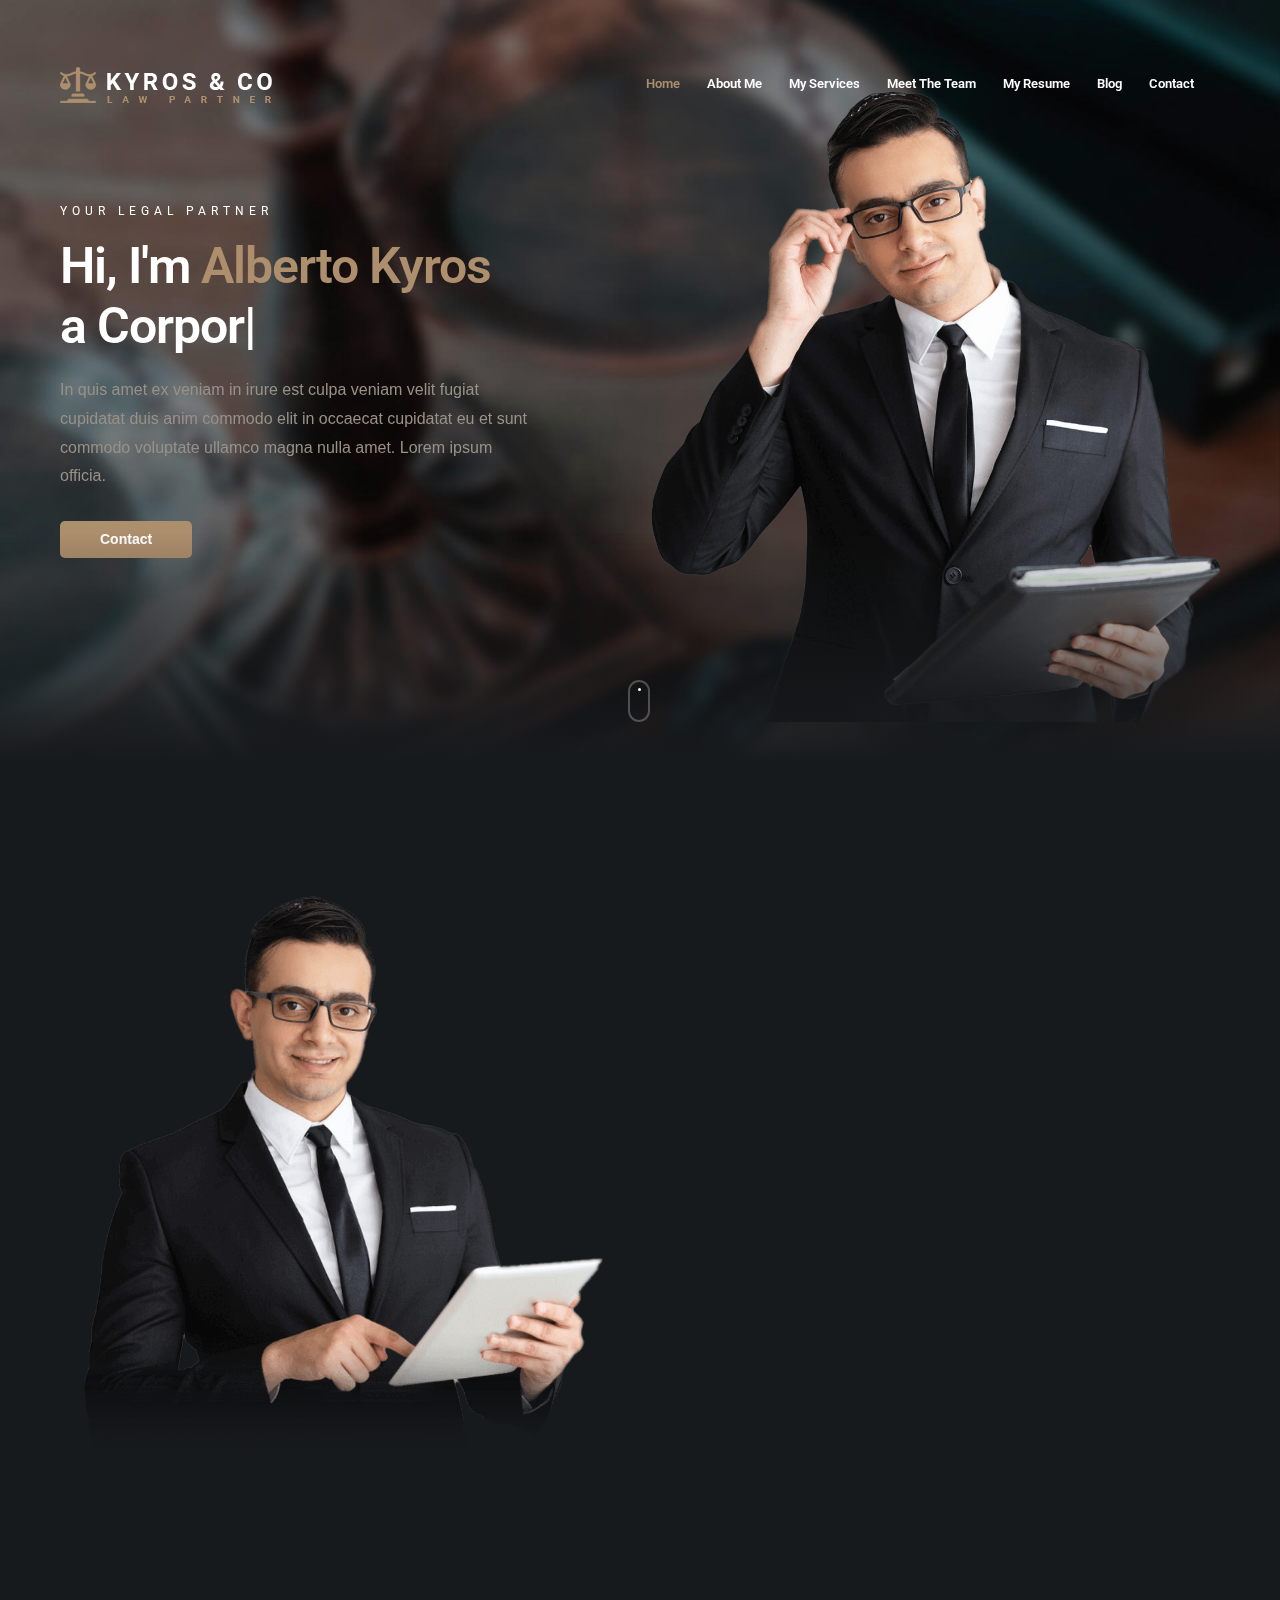
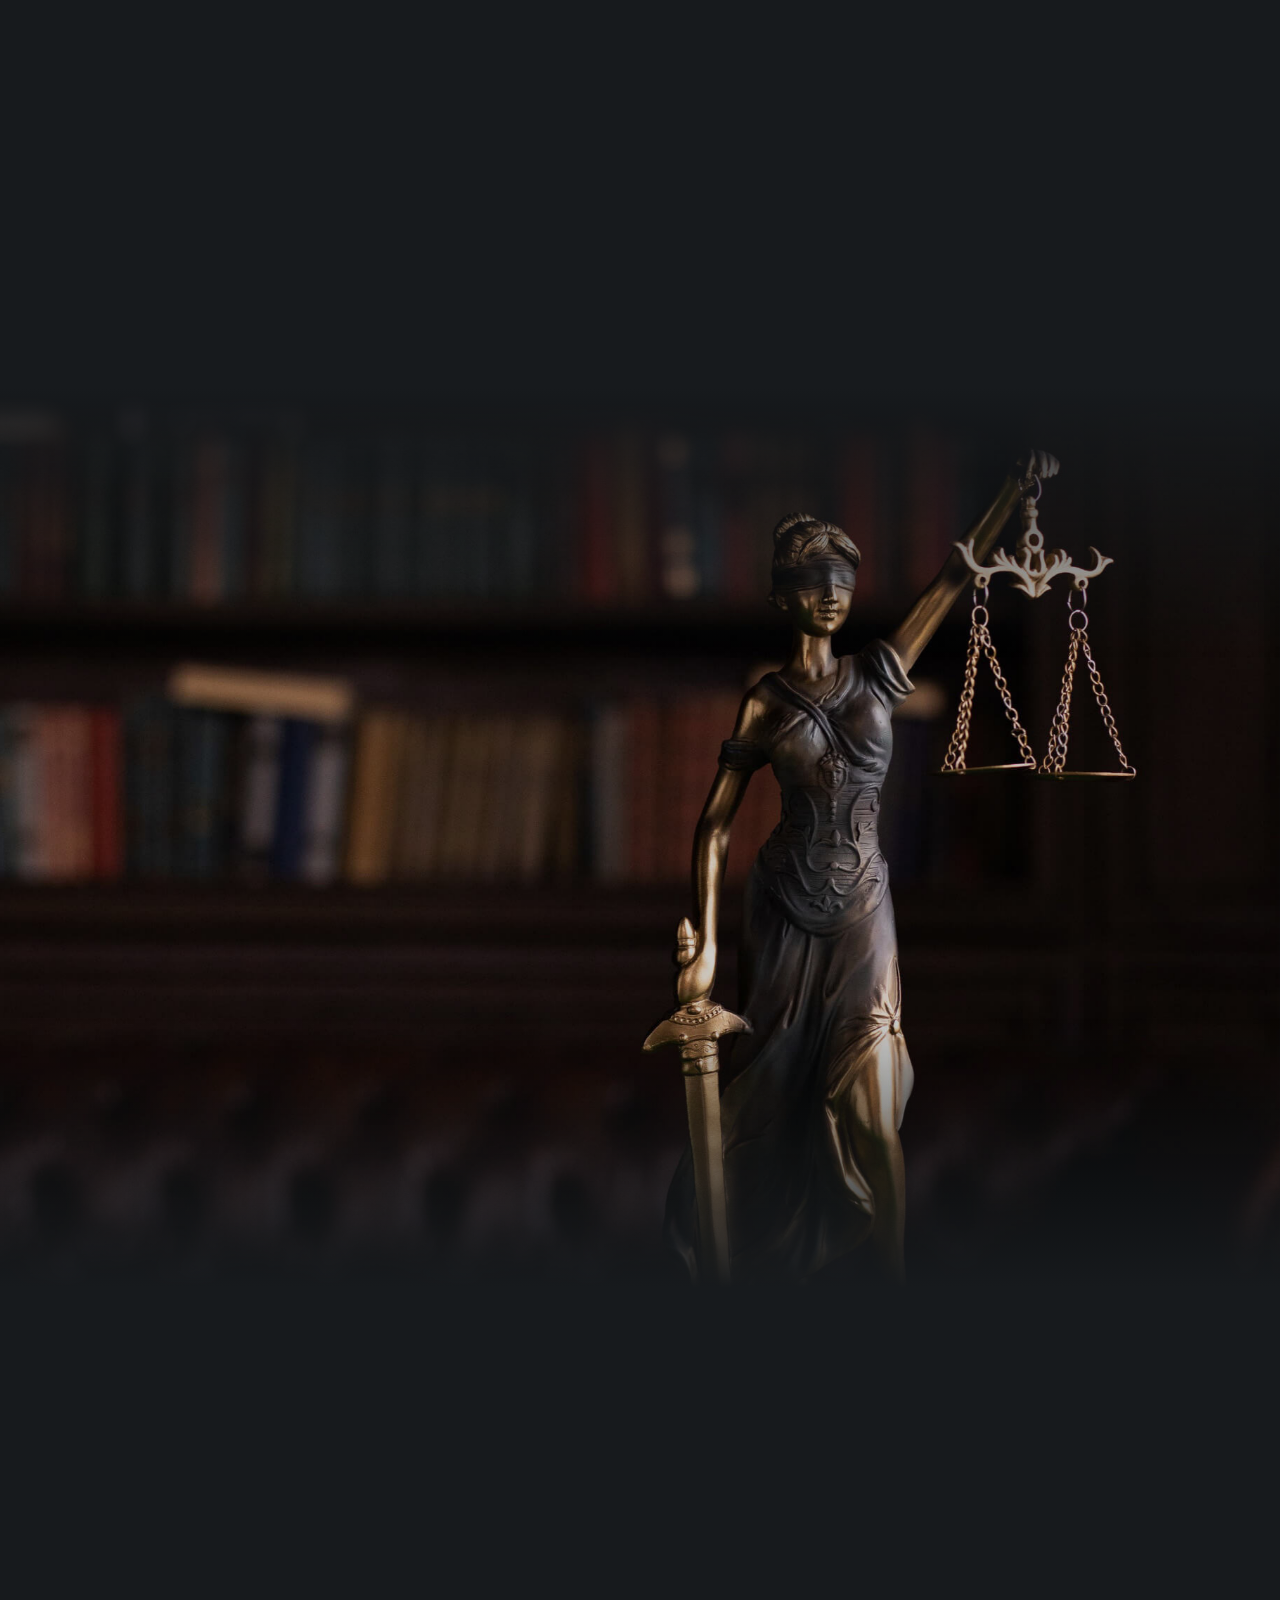
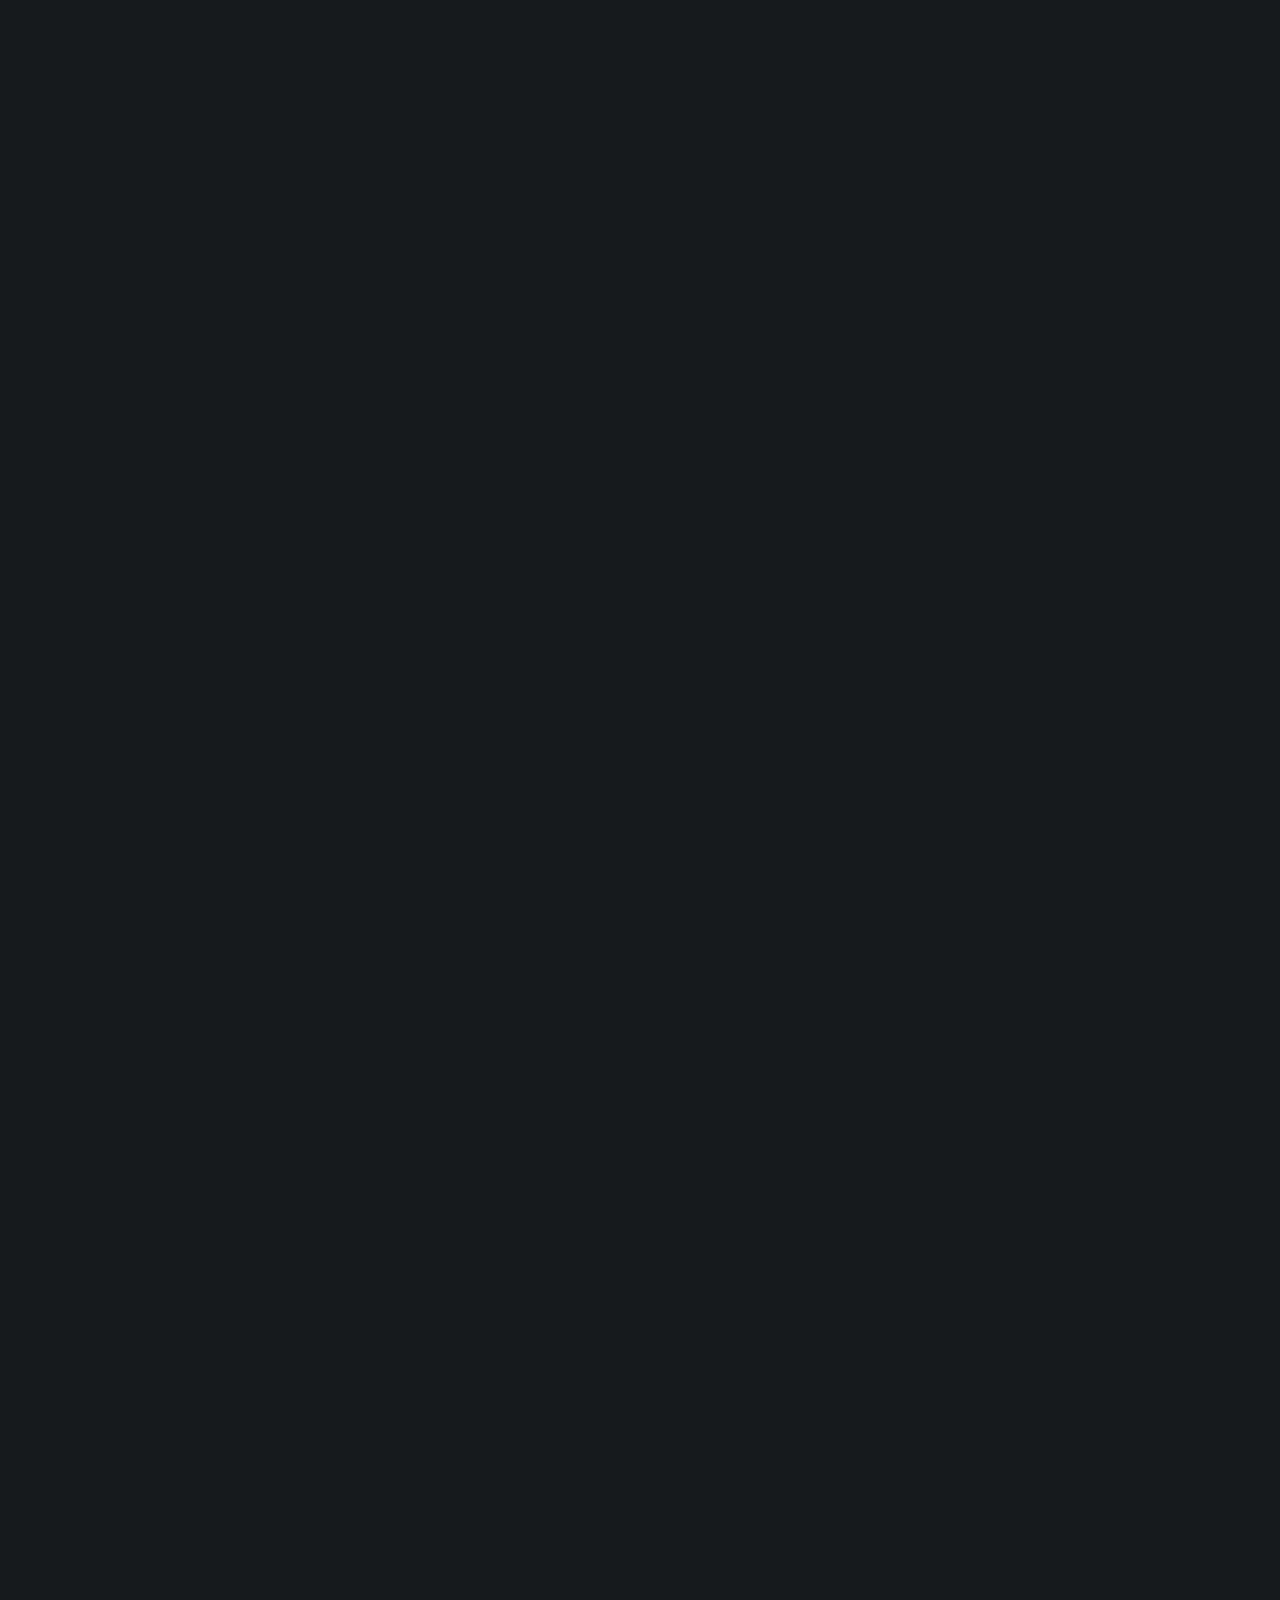
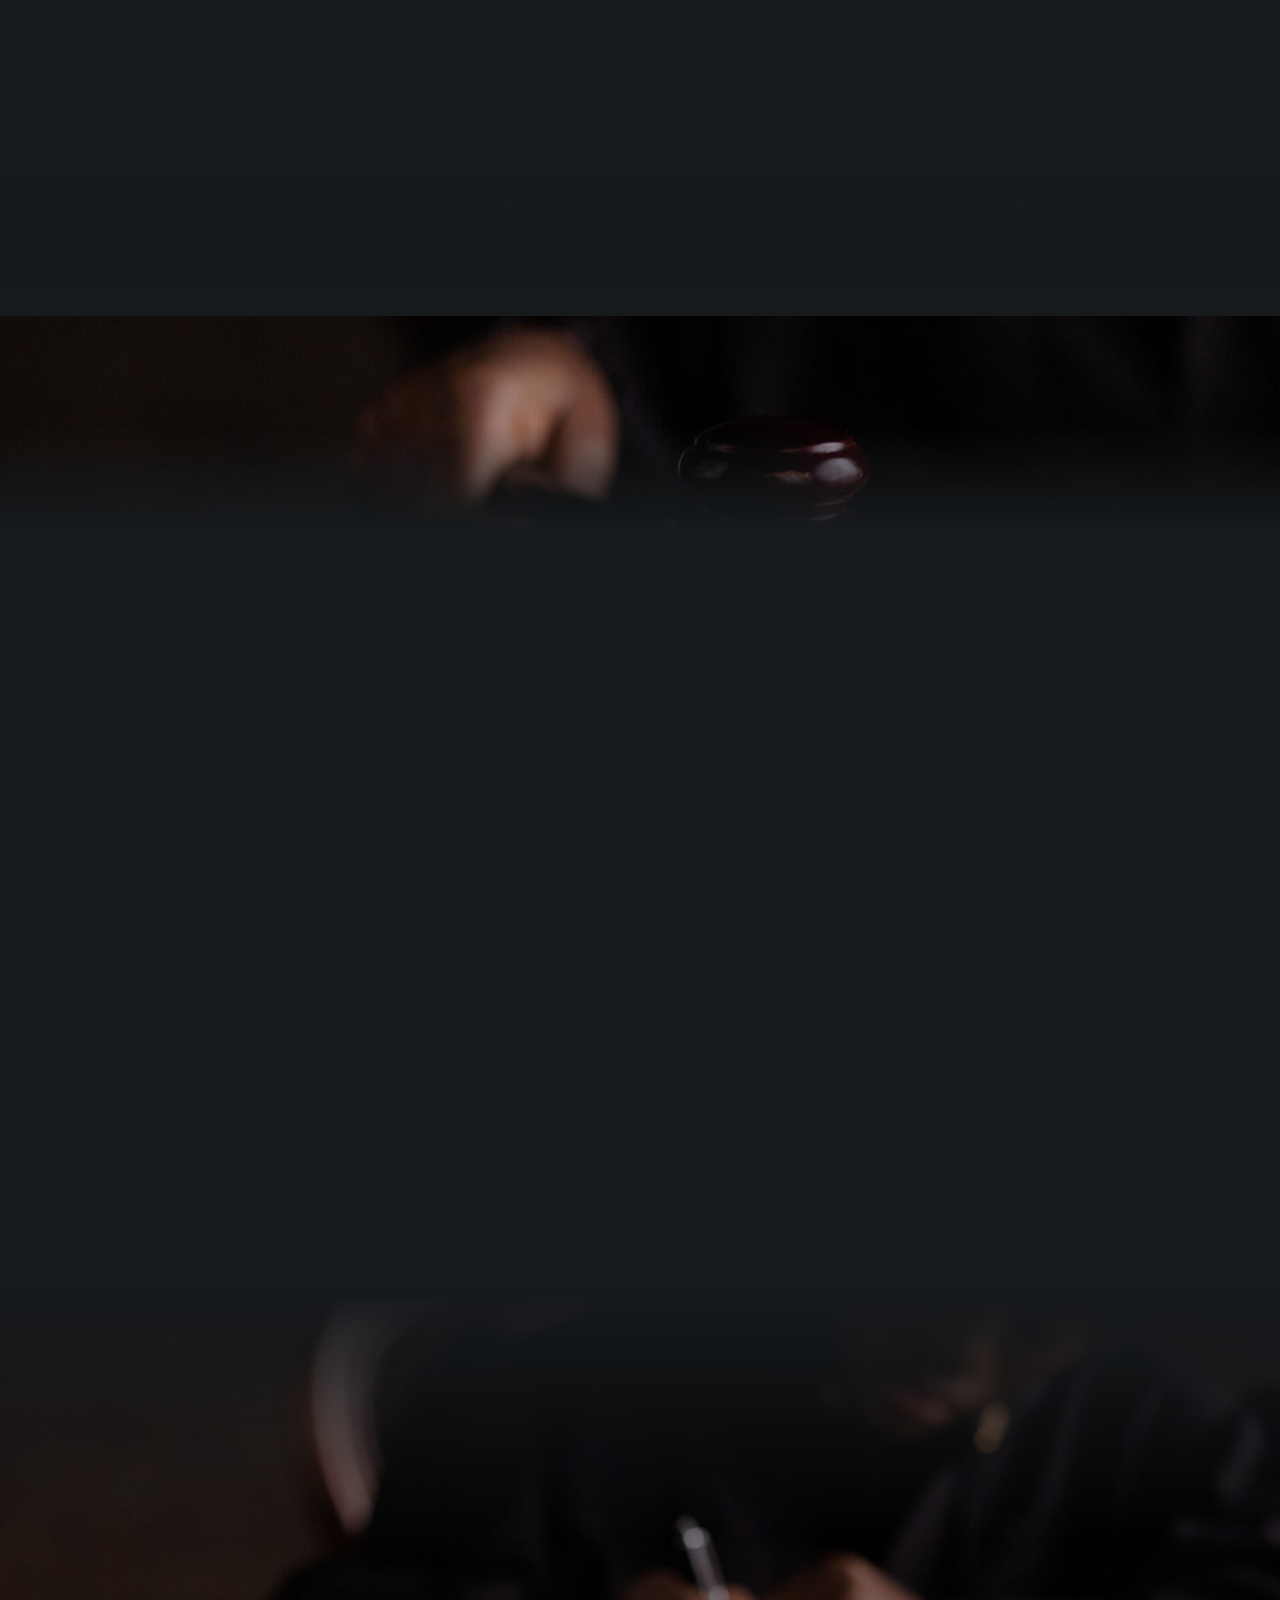
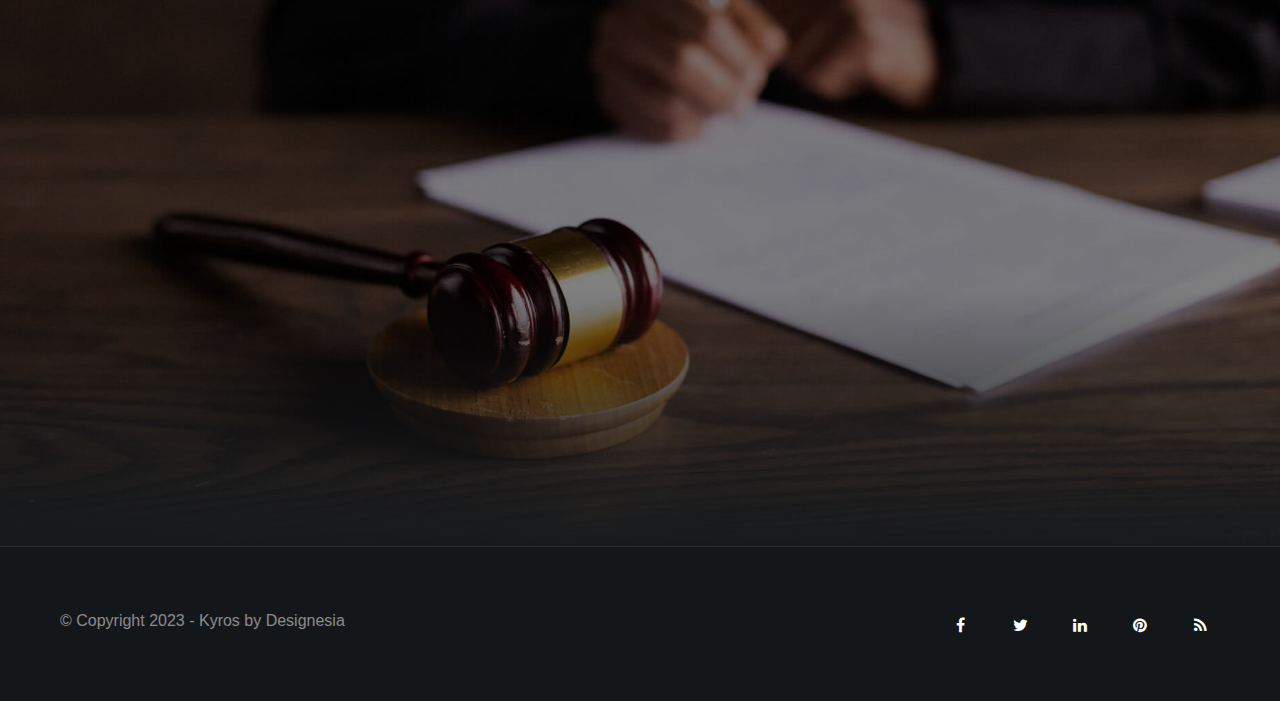
<file: index-profession-lawyer.html>
<!DOCTYPE html>
<html lang="zxx">

<head>
    <title>Kyros - Personal Website</title>
    <link rel="icon" href="images/icon.png" type="image/gif" sizes="16x16">
    <meta content="text/html;charset=utf-8" http-equiv="Content-Type">
    <meta content="width=device-width, initial-scale=1.0" name="viewport" />
    <meta content="Kyros - Personal Website" name="description" />
    <meta content="" name="keywords" />
    <meta content="" name="author" />
    <!-- CSS Files
    ================================================== -->
    <link href="css/bootstrap.min.css" rel="stylesheet" type="text/css" id="bootstrap" />
    <link href="css/plugins.css" rel="stylesheet" type="text/css" />
    <link href="css/style.css" rel="stylesheet" type="text/css" />
    <link href="css/custom-style-2.css" rel="stylesheet" type="text/css" />
    <style>
        :root {
            --primary-color: #ad8e6d;
            --primary-color-rgb: 173, 142, 109;
        }
    </style>
    <link href="css/coloring.css" rel="stylesheet" type="text/css" />
</head>

<body class="onepage dark-scheme">
    <div id="wrapper">
        <!-- header begin -->
        <header class="transparent">
            <div class="container">
                <div class="row">
                    <div class="col-md-12">
                        <div class="de-flex sm-pt10">
                            <div class="de-flex-col">
                                <div class="de-flex-col">
                                    <!-- logo begin -->
                                    <div id="logo">
                                        <a href="index.html">
                                            <img alt="" class="logo" src="images/logo-4.png" />
                                            <img alt="" class="logo-2" src="images/logo-4.png" />
                                        </a>
                                    </div>
                                    <!-- logo close -->
                                </div>
                            </div>
                            <div class="de-flex-col header-col-right">
                                <ul id="mainmenu">
                                    <li><a class="active" href="#top">Home<span></span></a></li>
                                    <li><a href="#section-about">About Me<span></span></a></li>
                                    <li><a href="#section-services">My Services<span></span></a></li>
                                    <li><a href="#section-team">Meet The Team<span></span></a></li>
                                    <li><a href="#section-resume">My Resume<span></span></a></li>
                                    <li><a href="#section-blog">Blog<span></span></a></li>
                                    <li><a href="#section-contact">Contact<span></span></a></li>
                                </ul>
                                <div class="menu_side_area">
                                    <span id="menu-btn"></span>
                                </div>
                            </div>
                        </div>
                    </div>
                </div>
            </div>
        </header>
        <!-- header close -->
        <!-- content begin -->
        <div class="no-bottom no-top" id="content">
            <div id="top"></div>

            <!-- page preloader begin -->
            <div id="preloader">
                <div class="preloader1"></div>
            </div>
            <!-- page preloader close -->
            
            <!-- float text begin -->
            <div class="float-text">
                <div class="de_social-icons">
                    <a href="#"><i class="fa fa-facebook fa-lg"></i></a>
                    <a href="#"><i class="fa fa-twitter fa-lg"></i></a>
                    <a href="#"><i class="fa fa-instagram fa-lg"></i></a>
                </div>
                <span>Follow Me</span>
            </div>
            <!-- float text close --> 

            <!-- load external content begin -->
            <div id="de_modal">
                <button class="button-close"></button>
                <div class="d-modal-loader"></div>
            </div>
             <!-- load external content close -->

            <section aria-label="section" class="jarallax no-top-md no-bottom">
                <img src="images/background/7.jpg" class="jarallax-img" alt="">
                <div class="container">
                        <div class="row align-items-center">
                            <div class="col-md-5">
                                <h5 class="s1 wow fadeInUp" data-wow-delay=".4s">Your Legal Partner</h5>
                                <div class="spacer-10"></div>
                                <div class="h1 text-white wow fadeInUp" data-wow-delay=".6s">
                                    Hi, I'm <span class="id-color">Alberto Kyros</span><br>a
                                    <div class="typed-strings">
                                        <p>Corporate Lawyer</p>
                                        <p>Business Lawyer</p>
                                        <p>Personal Lawyer</p>
                                    </div>
                                    <div class="typed"></div>
                                </div>
                                <p class="wow fadeInUp" data-wow-delay=".6s">
                                    In quis amet ex veniam in irure est culpa veniam velit fugiat cupidatat duis anim commodo elit in occaecat cupidatat eu et sunt commodo voluptate ullamco magna nulla amet. Lorem ipsum officia.
                                </p>
                                <div class="spacer-10"></div>
                                <a class="btn-main wow fadeInUp" data-wow-delay=".6s" href="#section-contact">Contact</a>
                            </div>
                            <div class="col-md-6 offset-md-1 jarallax">
                                <img src="images/misc/5.png" class="img-fluid wow fadeInUp" data-wow-delay=".8s" alt="">
                            </div>
                        </div>
                    </div>
                <a href="#section-about" class="mouse-icon-click scroll-to wow fadeInUp" data-wow-delay=".8s">
                    <span class="mouse fadeScroll relative" data-scroll-speed="10">
                        <span class="scroll"></span>
                    </span>
                </a>
                <div class="de-gradient-edge-bottom"></div>
            </section>
            <section id="section-about" class="no-bottom">
                <div class="container relative">
                    <div class="row align-items-center">
                        <div class="col-md-6 wow fadeInUp">
                            <img src="images/misc/6.png" class="img-fluid" alt="">
                        </div>
                        <div class="col-md-6 wow fadeInUp" data-wow-delay=".2s">
                            <h2>About Me</h2>
                            <p>In quis amet ex veniam in irure est culpa veniam velit fugiat cupidatat duis anim commodo elit in occaecat cupidatat eu et sunt commodo voluptate ullamco magna nulla amet. Lorem ipsum officia veniam enim sit culpa velit proident enim ea officia aute non in mollit culpa anim magna sit veniam irure eiusmod.</p>

                            
                            <div class="d-skills-bar">
                              <div class="d-bar">
                                <div class="d-skill" data-value="80%">
                                    <div class="d-info">
                                      <span>Business Lawyer</span>
                                    </div>
                                    <div class="d-progress-line"><span class="d-fill-line"></span></div>
                                </div>

                                <div class="d-skill" data-value="70%">
                                    <div class="d-info">
                                      <span>Corporate Lawyer</span>
                                    </div>
                                    <div class="d-progress-line"><span class="d-fill-line"></span></div>
                                </div>

                                <div class="d-skill" data-value="82%">
                                    <div class="d-info">
                                      <span>Personal Lawyer</span>
                                    </div>
                                    <div class="d-progress-line"><span class="d-fill-line"></span></div>
                                </div>

                                <div class="d-skill" data-value="62%">
                                    <div class="d-info">
                                      <span>Family Lawyer</span>
                                    </div>
                                    <div class="d-progress-line"><span class="d-fill-line"></span></div>
                                </div>

                                <div class="d-skill" data-value="90%">
                                    <div class="d-info">
                                      <span>Estate Lawyer</span>
                                    </div>
                                    <div class="d-progress-line"><span class="d-fill-line"></span></div>
                                </div>

                                </div>
                            </div>
                        </div>  
                    </div>
                </div>
            </section>
            <section id="section-services" class="no-bottom">
                <div class="container relative">
                    <div class="row">
                        <div class="col-md-12 text-center wow fadeInUp">
                            <h2>My Services</h2>
                            <div class="space-border"></div>
                        </div>
                        <div class="spacer-single"></div>
                        <div class="row">
                            <div class="col-lg-4 wow fadeIn" data-wow-delay=".2s">
                                <div class="de-card-v1">
                                    <div class="d-inner">
                                        <i class="fa fa-briefcase id-color"></i>
                                        <div class="text">
                                            <h3>Commercial Services</h3>
                                            Ex velit cupidatat magna voluptate deserunt quis et dolor adipisicing elit culpa ad exercitation proident irure deserunt irure.
                                        </div>
                                    </div>
                                </div>
                            </div>
                            <div class="col-lg-4 wow fadeIn" data-wow-delay=".4s">
                                <div class="de-card-v1">
                                    <div class="d-inner">
                                        <i class="fa fa-user id-color"></i>
                                        <div class="text">
                                            <h3>Employment Services</h3>
                                            Ex velit cupidatat magna voluptate deserunt quis et dolor adipisicing elit culpa ad exercitation proident irure deserunt irure.
                                        </div>
                                    </div>
                                </div>
                            </div>
                            <div class="col-lg-4 wow fadeIn" data-wow-delay=".6s">
                                <div class="de-card-v1">
                                    <div class="d-inner">
                                        <i class="fa fa-gavel id-color"></i>
                                        <div class="text">
                                            <h3>Civil Litigation</h3>
                                            Ex velit cupidatat magna voluptate deserunt quis et dolor adipisicing elit culpa ad exercitation proident irure deserunt irure.
                                        </div>
                                    </div>
                                </div>
                            </div>
                        </div>
                    </div>
                </div>
            </section>
            <section id="section-my-quote" aria-label="section" class="jarallax no-top no-bottom">
                <div class="de-gradient-edge-top"></div>
                <img src="images/background/8.jpg" class="jarallax-img" alt="">
                <div class="v-center">
                    <div class="container">
                        <div class="row align-items-center">
                            <div class="col-md-10 offset-md-1">
                                <blockquote class="q-big wow fadeIn" data-wow-duration="3s">
                                    <i class="d-big icon_quotations"></i>
                                    In matters of truth and justice, there is no difference between large and small problems, for issues concerning the treatment of people are all the same.
                                    <span class="d-quote-by">Albert Einstein</span>
                                </blockquote>
                                <div class="spacer-double"></div>
                            </div>
                        </div>
                    </div>
                </div>
                <div class="de-gradient-edge-bottom"></div>
            </section>
            
            <section id="section-team" class="no-bottom">
                <div class="container relative">
                    <div class="row">
                        <div class="col-md-12 text-center wow fadeInUp">
                            <h2>Meet The Team</h2>
                            <div class="space-border"></div>
                        </div>
                        <div class="col-lg-4 col-md-6 col-sm-6 mb30 wow fadeInRight" data-wow-delay=".2s">
                            <div class="f-profile text-center">
                                <div class="fp-wrap f-invert">
                                    <div class="fpw-overlay">
                                        <div class="fpwo-wrap">
                                            <div class="fpwow-icons">
                                                <a href="#"><i class="fa fa-facebook fa-lg"></i></a>
                                                <a href="#"><i class="fa fa-twitter fa-lg"></i></a>
                                                <a href="#"><i class="fa fa-linkedin fa-lg"></i></a>
                                                <a href="#"><i class="fa fa-pinterest fa-lg"></i></a>
                                            </div>
                                        </div>
                                    </div>
                                    <div class="fpw-overlay-btm"></div>
                                    <img src="images/team-lawyer/1.jpg" class="fp-image img-fluid" alt="">
                                </div>
                                <h4>Fynley Wilkinson</h4>
                                Managing Partner
                            </div>
                        </div>
                        <div class="col-lg-4 col-md-6 col-sm-6 mb30 wow fadeInRight" data-wow-delay=".4s">
                            <div class="f-profile text-center">
                                <div class="fp-wrap f-invert">
                                    <div class="fpw-overlay">
                                        <div class="fpwo-wrap">
                                            <div class="fpwow-icons">
                                                <a href="#"><i class="fa fa-facebook fa-lg"></i></a>
                                                <a href="#"><i class="fa fa-twitter fa-lg"></i></a>
                                                <a href="#"><i class="fa fa-linkedin fa-lg"></i></a>
                                                <a href="#"><i class="fa fa-pinterest fa-lg"></i></a>
                                            </div>
                                        </div>
                                    </div>
                                    <div class="fpw-overlay-btm"></div>
                                    <img src="images/team-lawyer/2.jpg" class="fp-image img-fluid" alt="">
                                </div>
                                <h4>Sasha Welsh</h4>
                                Senior Partner
                            </div>
                        </div>
                        <div class="col-lg-4 col-md-6 col-sm-6 mb30 wow fadeInRight" data-wow-delay=".6s">
                            <div class="f-profile text-center">
                                <div class="fp-wrap f-invert">
                                    <div class="fpw-overlay">
                                        <div class="fpwo-wrap">
                                            <div class="fpwow-icons">
                                                <a href="#"><i class="fa fa-facebook fa-lg"></i></a>
                                                <a href="#"><i class="fa fa-twitter fa-lg"></i></a>
                                                <a href="#"><i class="fa fa-linkedin fa-lg"></i></a>
                                                <a href="#"><i class="fa fa-pinterest fa-lg"></i></a>
                                            </div>
                                        </div>
                                    </div>
                                    <div class="fpw-overlay-btm"></div>
                                    <img src="images/team-lawyer/3.jpg" class="fp-image img-fluid" alt="">
                                </div>
                                <h4>John Shepard</h4>
                                Associate
                            </div>
                        </div>
                    </div>
                </div>
            </section>
            <section id="section-resume">
                <div class="container relative">
                    <div class="row">
                        <div class="col-md-12 text-center wow fadeInUp">
                            <h2>My Resume</h2>
                            <div class="space-border"></div>
                        </div>
                    </div>
                    <div class="row gh-5">
                        <div class="col-lg-6 wow fadeInUp">
                            <div class="p-4">
                                <h3 class="s_border">Experiences</h3>
                                <ul class="d_timeline">
                                    <li class="d_timeline-item">
                                        <h3 class="d_timeline-title">2014 - now</h3>
                                        <p class="d_timeline-text"><span class="d_title">Director of Kyros &amp; Co</span><span class="d_company">Kyros &amp; Co Law Firm</span>Lorem ipsum dolor sit amet consectetur adipisicing elit. Animi tempora perferendis vero officia enim impedit voluptatem dignissimos, veniam ratione est alias rerum aperiam, nam aliquam reprehenderit iste dolor.</p>
                                    </li>
                                    <li class="d_timeline-item">
                                        <h3 class="d_timeline-title">2010 - 2014</h3>
                                        <p class="d_timeline-text"><span class="d_title">Senior Lawyer</span><span class="d_company">Morgan Law Firm</span>Lorem ipsum dolor sit amet consectetur adipisicing elit. Animi tempora perferendis vero officia enim impedit voluptatem dignissimos, veniam ratione est alias rerum aperiam, nam aliquam reprehenderit iste dolor.</p>
                                    </li>
                                    <li class="d_timeline-item">
                                        <h3 class="d_timeline-title">2008 - 2010</h3>
                                        <p class="d_timeline-text"><span class="d_title">Junior Lawyer</span><span class="d_company">Smith Law Firm</span>Lorem ipsum dolor sit amet consectetur adipisicing elit. Animi tempora perferendis vero officia enim impedit voluptatem dignissimos, veniam ratione est alias rerum aperiam, nam aliquam reprehenderit iste dolor.</p>
                                    </li>
                                </ul>
                            </div>
                        </div>
                        <div class="col-lg-6 wow fadeInUp">
                            <div class="p-4">
                                <h3 class="s_border">Education</h3>
                                <ul class="d_timeline">
                                    <li class="d_timeline-item">
                                        <h3 class="d_timeline-title">2004 - 2008</h3>
                                        <p class="d_timeline-text"><span class="d_title">Master in Law</span><span class="d_company">New York University</span>Lorem ipsum dolor sit amet consectetur adipisicing elit. Animi tempora perferendis vero officia enim impedit voluptatem dignissimos, veniam ratione est alias rerum aperiam, nam aliquam reprehenderit iste dolor.</p>
                                    </li>
                                    <li class="d_timeline-item">
                                        <h3 class="d_timeline-title">2004 - 2008</h3>
                                        <p class="d_timeline-text"><span class="d_title">Bachelor of Law</span><span class="d_company">University of London</span>Lorem ipsum dolor sit amet consectetur adipisicing elit. Animi tempora perferendis vero officia enim impedit voluptatem dignissimos, veniam ratione est alias rerum aperiam, nam aliquam reprehenderit iste dolor.</p>
                                    </li>
                                    <li class="d_timeline-item">
                                        <h3 class="d_timeline-title">2006 - 2004</h3>
                                        <p class="d_timeline-text"><span class="d_title">Law of College</span><span class="d_company">University of Sydney</span>Lorem ipsum dolor sit amet consectetur adipisicing elit. Animi tempora perferendis vero officia enim impedit voluptatem dignissimos, veniam ratione est alias rerum aperiam, nam aliquam reprehenderit iste dolor.</p>
                                    </li>
                                </ul>
                            </div>
                        </div>
                    </div>
                </div>
            </section>
            <section id="section-fun-facts" aria-label="section" class="jarallax">
                <div class="de-gradient-edge-top"></div>
                <img src="images/background/9.jpg" class="jarallax-img" alt="">
                <div class="container">
                        <div class="row">
                            <div class="col-md-3 wow fadeIn" data-wow-delay="0">
                                <div class="de_count text-center">
                                    <h3 class="timer" data-to="8240" data-speed="2500">0</h3>
                                    <span>Hours of Works</span>
                                </div>
                            </div>

                            <div class="col-md-3 wow fadeIn" data-wow-delay=".25s">
                                <div class="de_count text-center">
                                    <h3 class="timer" data-to="315" data-speed="2500">0</h3>
                                    <span>Cases Done</span>
                                </div>
                            </div>

                            <div class="col-md-3 wow fadeIn" data-wow-delay=".5s">
                                <div class="de_count text-center">
                                    <h3 class="timer" data-to="250" data-speed="2500">0</h3>
                                    <span>Satisfied Customers</span>
                                </div>
                            </div>

                            <div class="col-md-3 wow fadeIn" data-wow-delay=".75s">
                                <div class="de_count text-center">
                                    <h3 class="timer" data-to="32" data-speed="2500">0</h3>
                                    <span>Awards Winning</span>
                                </div>
                            </div>
                        </div>
                    </div>
                <div class="de-gradient-edge-bottom"></div>
            </section>
            <section id="section-blog" class="no-bottom">
                <div class="container relative">
                    <div class="row">
                        <div class="col-md-12 text-center wow fadeInUp">
                            <h2>Recent Blog</h2>
                            <div class="space-border"></div>
                        </div>
                    </div>
                    <div id="carousel-blog" class="owl-carousel wow fadeInUp">
                        <div class="bloglist item">
                            <div class="post-content">
                                <div class="post-image">
                                    <div class="de_modal" data-url="single-blog.html"><img alt="" src="images/blog-lawyer/1.jpg" class="lazy"></div>
                                </div>
                                <div class="post-text">
                                    <h4 class="de_modal" data-url="single-blog.html">The Lawyer European Awards shortlist</h4>
                                    <p>Dolore officia sint incididunt non excepteur ea mollit commodo ut enim reprehenderit cupidatat labore ad laborum consectetur consequat...</p>
                                </div>
                            </div>
                        </div>
                        <div class="bloglist item">
                            <div class="post-content">
                                <div class="post-image">
                                    <div class="de_modal" data-url="single-blog.html"><img alt="" src="images/blog-lawyer/2.jpg" class="lazy"></div>
                                </div>
                                <div class="post-text">
                                    <h4 class="de_modal" data-url="single-blog.html">Six firms that are setting the trend</h4>
                                    <p>Dolore officia sint incididunt non excepteur ea mollit commodo ut enim reprehenderit cupidatat labore ad laborum consectetur consequat...</p>
                                </div>
                            </div>
                        </div>
                        <div class="bloglist item">
                            <div class="post-content">
                                <div class="post-image">
                                    <div class="de_modal" data-url="single-blog.html"><img alt="" src="images/blog-lawyer/3.jpg" class="lazy"></div>
                                </div>
                                <div class="post-text">
                                    <h4 class="de_modal" data-url="single-blog.html">When it comes to law firm mergers</h4>
                                    <p>Dolore officia sint incididunt non excepteur ea mollit commodo ut enim reprehenderit cupidatat labore ad laborum consectetur consequat...</p>
                                </div>
                            </div>
                        </div>
                        <div class="bloglist item">
                            <div class="post-content">
                                <div class="post-image">
                                    <div class="de_modal" data-url="single-blog.html"><img alt="" src="images/blog-lawyer/4.jpg" class="lazy"></div>
                                </div>
                                <div class="post-text">
                                    <h4 class="de_modal" data-url="single-blog.html">How to Make the Most of Your CLE</h4>
                                    <p>Dolore officia sint incididunt non excepteur ea mollit commodo ut enim reprehenderit cupidatat labore ad laborum consectetur consequat...</p>
                                </div>
                            </div>
                        </div>
                        <div class="bloglist item">
                            <div class="post-content">
                                <div class="post-image">
                                    <div class="de_modal" data-url="single-blog.html"><img alt="" src="images/blog-lawyer/5.jpg" class="lazy"></div>
                                </div>
                                <div class="post-text">
                                    <h4 class="de_modal" data-url="single-blog.html">The Ultimate Guide to Writing like a Lawyer</h4>
                                    <p>Dolore officia sint incididunt non excepteur ea mollit commodo ut enim reprehenderit cupidatat labore ad laborum consectetur consequat...</p>
                                </div>
                            </div>
                        </div>
                        <div class="bloglist item">
                            <div class="post-content">
                                <div class="post-image">
                                    <div class="de_modal" data-url="single-blog.html"><img alt="" src="images/blog-lawyer/6.jpg" class="lazy"></div>
                                </div>
                                <div class="post-text">
                                    <h4 class="de_modal" data-url="single-blog.html">Should you Just Phone Your Opponent?<span></span></h4>
                                    <p>Dolore officia sint incididunt non excepteur ea mollit commodo ut enim reprehenderit cupidatat labore ad laborum consectetur consequat...</p>
                                </div>
                            </div>
                        </div>
                    </div>
                </div>
            </section>
            <section id="section-contact" class="jarallax">
                <div class="de-gradient-edge-top"></div>
                <img src="images/background/10.jpg" class="jarallax-img" alt="">
                <div class="container z-index-1000">
                    <div class="row">
                        <div class="col-md-12 text-center wow fadeInUp">
                            <h2>Contact</h2>
                            <div class="space-border"></div>
                        </div>
                        <div class="col-lg-8 offset-lg-2 wow fadeInUp">
                            <div class="contact_form_wrapper">
                                <form name="contactForm" id="contact_form" class="form-border" method="post" action="#">
                                    <div class="row">
                                        <div class="col-md-4">
                                            <div class="field-set">
                                                <input type="text" name="Name" id="name" class="form-control" placeholder="Your Name" required>
                                            </div>
                                        </div>
                                        <div class="col-md-4">
                                            <div class="field-set">
                                                <input type="text" name="Email" id="email" class="form-control" placeholder="Your Email" required>
                                            </div>
                                        </div>
                                        <div class="col-md-4">
                                            <div class="field-set">
                                                <input type="text" name="phone" id="phone" class="form-control" placeholder="Your Phone" required>
                                            </div>
                                        </div>
                                    </div>
                                    <div class="text-center">
                                        <div class="field-set">
                                            <textarea name="message" id="message" class="form-control" placeholder="Your Message" required></textarea>
                                        </div>
                                        <div class="g-recaptcha" data-sitekey="copy-your-site-key-here"></div>
                                        <div id='submit' class="mt10">
                                            <input type='submit' id='send_message' value='Send Message' class="btn-main">
                                        </div>

                                        <div id="success_message" class='success'>
                                            Your message has been sent successfully. Refresh this page if you want to send more messages.
                                        </div>
                                        <div id="error_message" class='error'>
                                            Sorry there was an error sending your form.
                                        </div>

                                    </div>
                                </form>
                            </div>
                            <div class="spacer-double"></div>
                            <div class="row text-center wow fadeInUp">
                                <div class="col-md-4">
                                    <div class="wm-1"></div>
                                    <h6>Email Me</h6>
                                    <p>contact@kyrosnoriaki.com</p>
                                </div>
                                <div class="col-md-4">
                                    <div class="wm-1"></div>
                                    <h6>Call Me</h6>
                                    <p>+1 700 333 92 96</p>
                                </div>
                                <div class="col-md-4">
                                    <div class="wm-1"></div>
                                    <h6>Address</h6>
                                    <p>Collins Street West, Louisiana, Bayerfurt, USA</p>
                                </div>
                            </div>
                        </div>
                    </div>
                </div>
                <div class="de-gradient-edge-bottom"></div>
            </section>
        </div>
        <!-- content close -->
        <a href="#" id="back-to-top"></a>
        <!-- footer begin -->
        <footer>
            <div class="container">
                <div class="row">
                    <div class="col-md-6">
                        <a href="index.html">
                            <span class="copy">&copy; Copyright 2023 - Kyros by Designesia</span>
                        </a>
                    </div>
                    <div class="col-md-6">
                        <div class="social-icons">
                            <a href="#"><i class="fa fa-facebook fa-lg"></i></a>
                            <a href="#"><i class="fa fa-twitter fa-lg"></i></a>
                            <a href="#"><i class="fa fa-linkedin fa-lg"></i></a>
                            <a href="#"><i class="fa fa-pinterest fa-lg"></i></a>
                            <a href="#"><i class="fa fa-rss fa-lg"></i></a>
                        </div>
                    </div>
                </div>
            </div>
        </footer>
        <!-- footer close -->
    </div>
    <!-- Javascript Files
    ================================================== -->
    <script src="js/plugins.js"></script>
    <script src="js/designesia.js"></script>
    <script src='https://www.google.com/recaptcha/api.js' async defer></script>
    <script src="form.js"></script>
    <script>
    jQuery(function($) {
        $('.g-recaptcha').attr('data-theme', 'dark');
    });
    </script>
    <script>
    jQuery(document).ready(function() {
        $(function() {
            // jquery typed plugin
            $(".typed").typed({
                stringsElement: $('.typed-strings'),
                typeSpeed: 100,
                backDelay: 500,
                loop: true,
                contentType: 'html', // or text
                // defaults to false for infinite loop
                loopCount: false,
                callback: function() { null; },
                resetCallback: function() { newTyped(); }
            });
        });
    });
    </script>
</body>

</html>
</file>
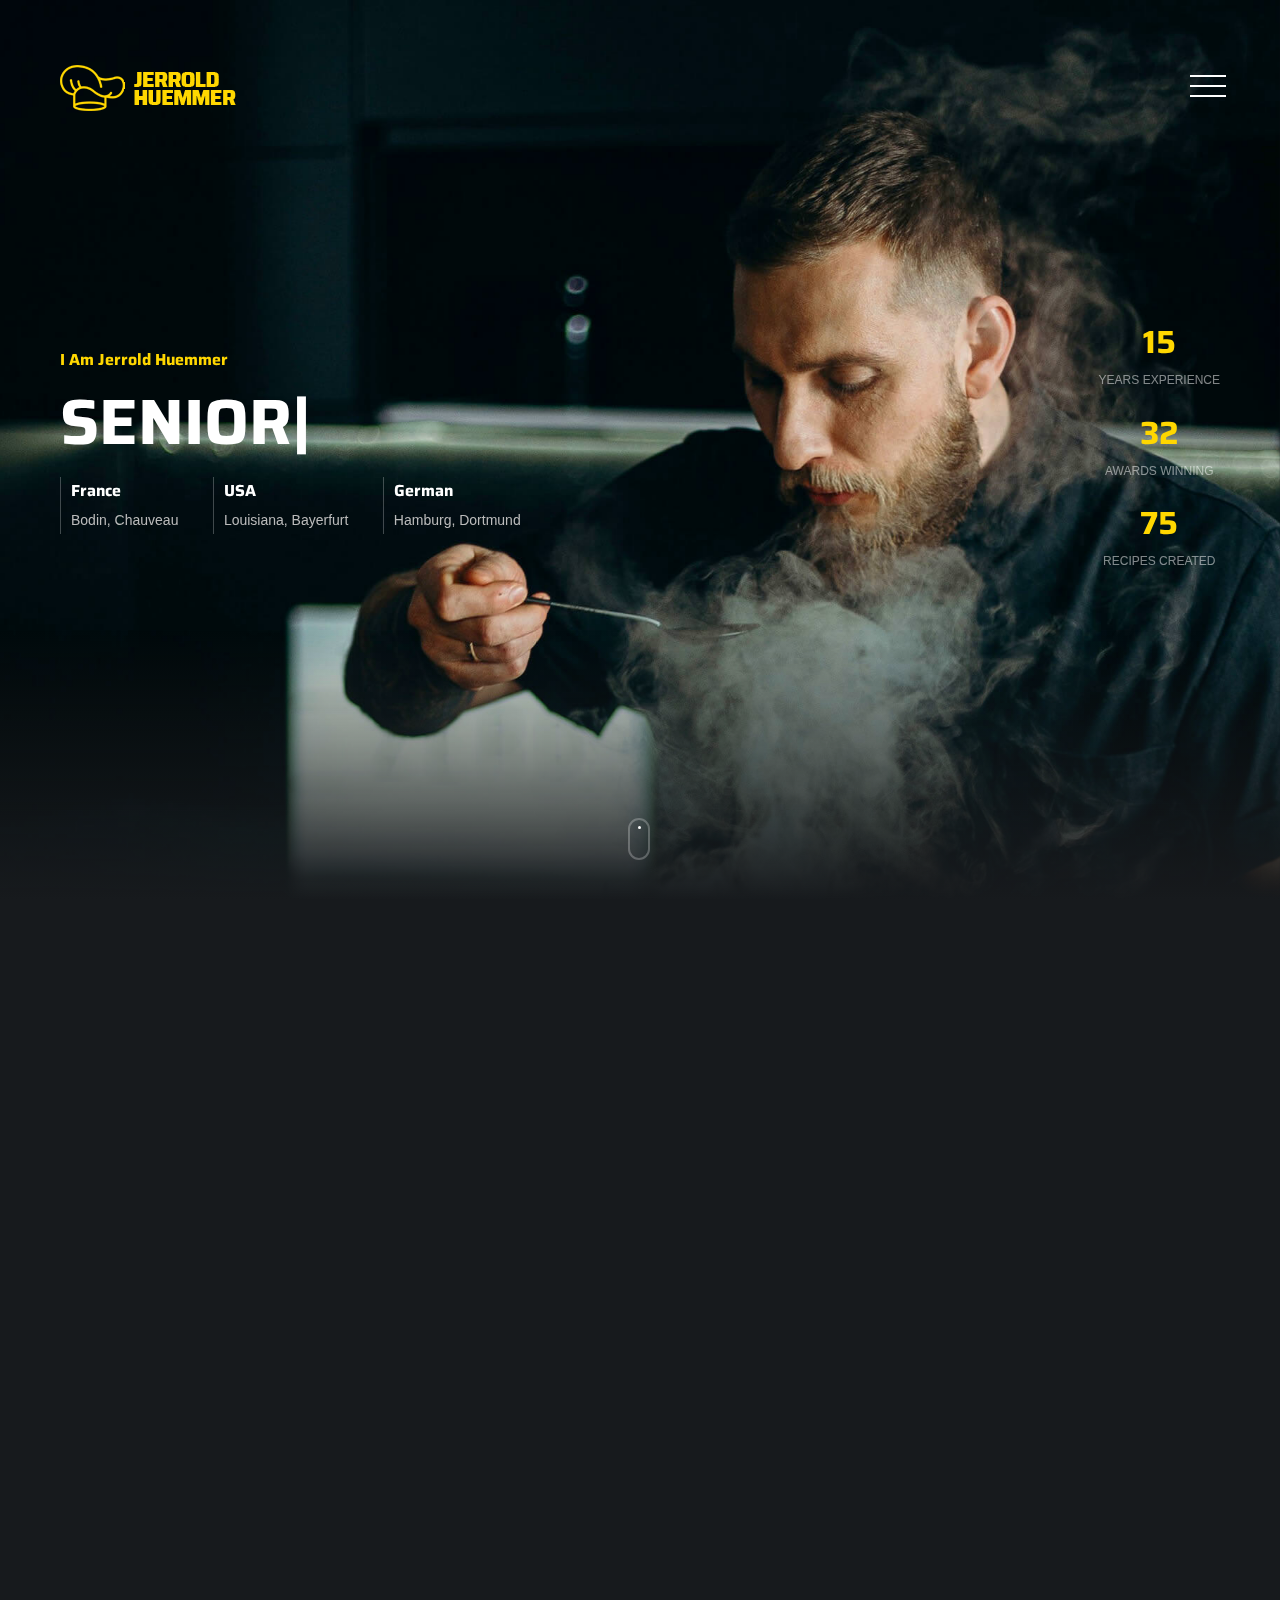
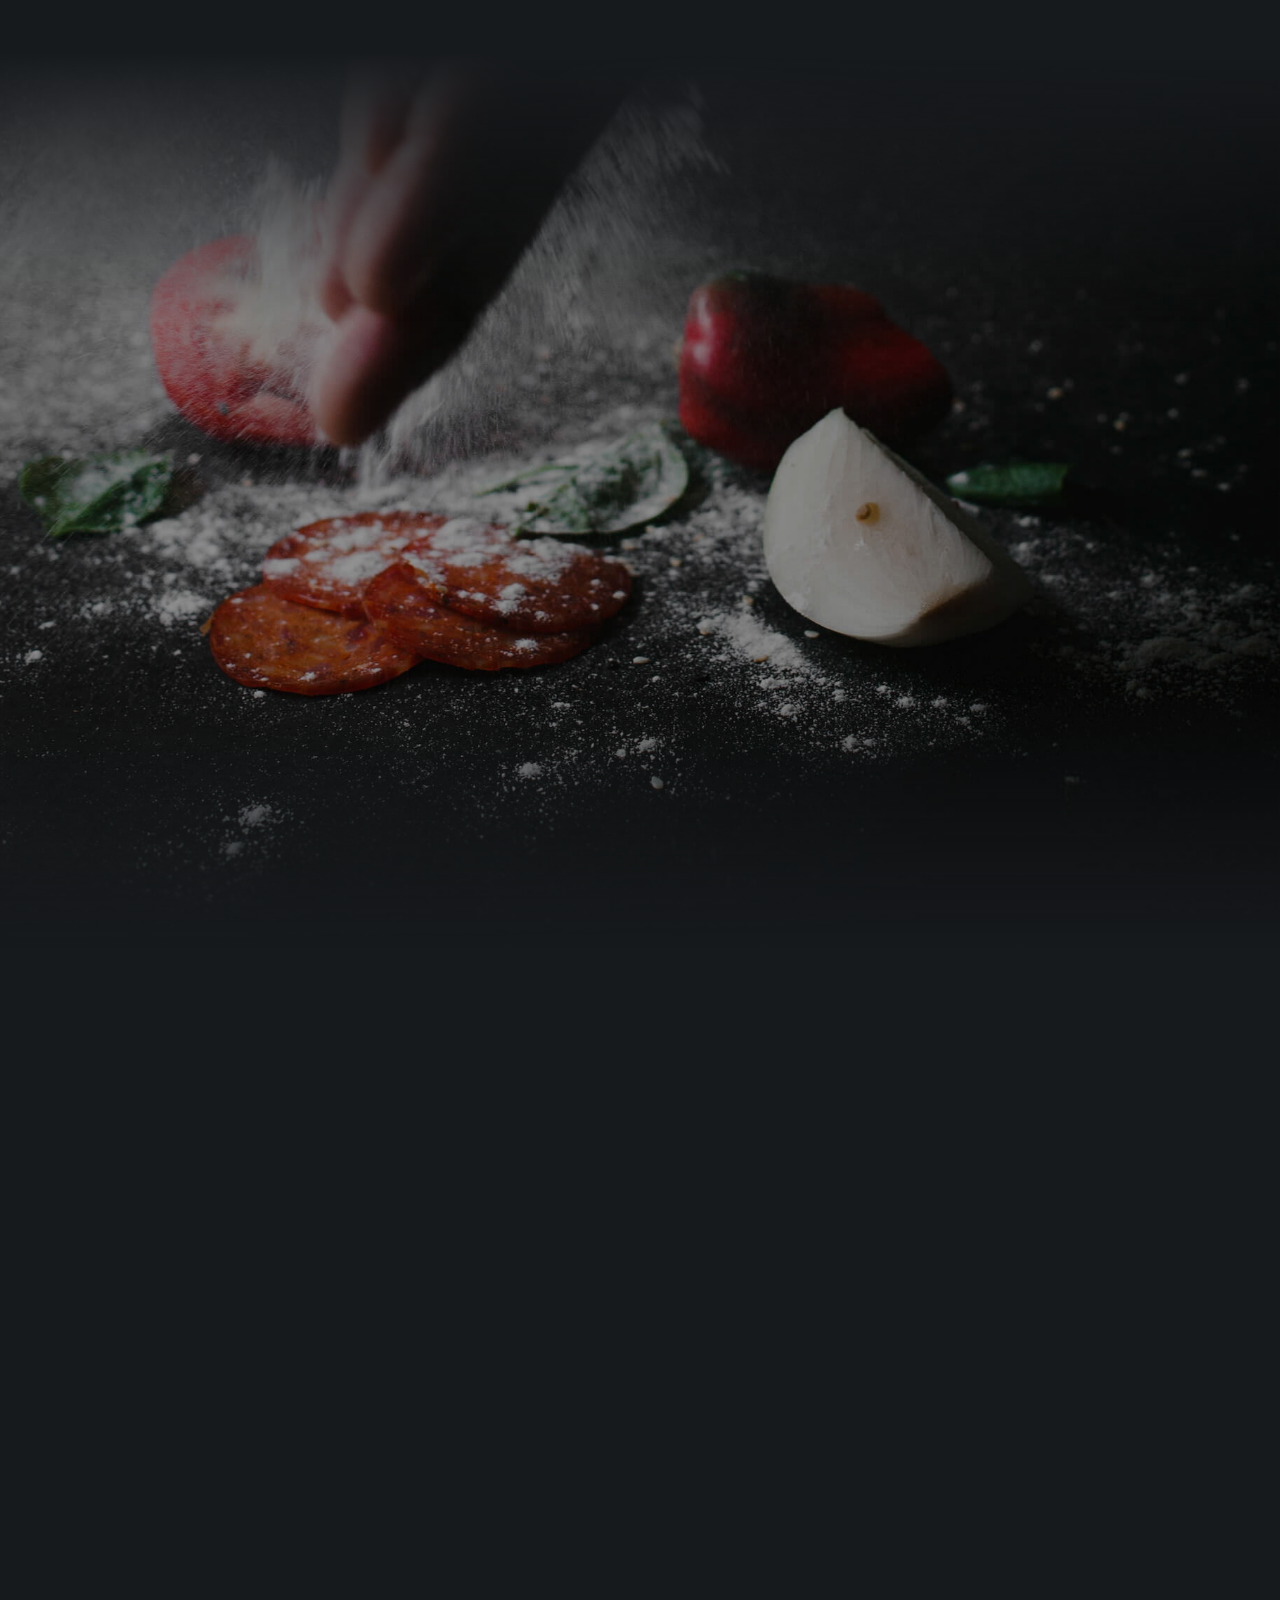
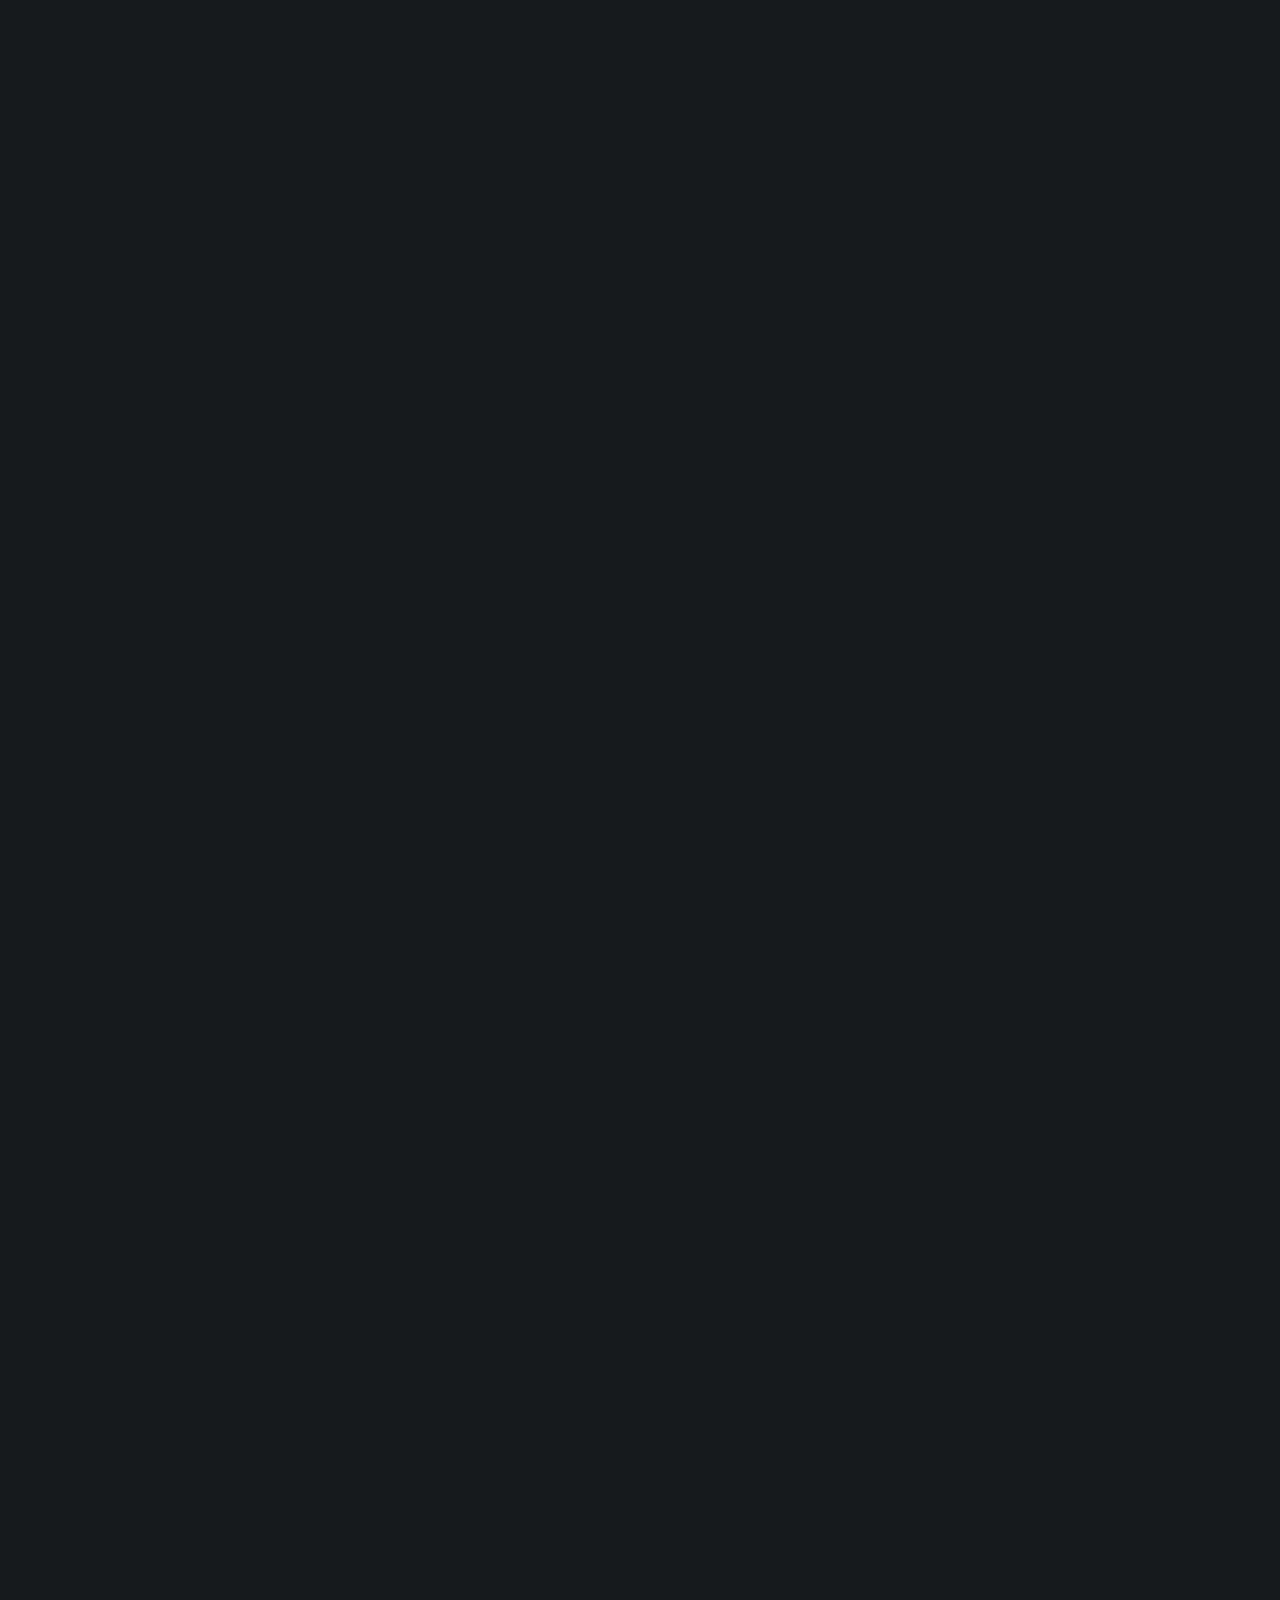
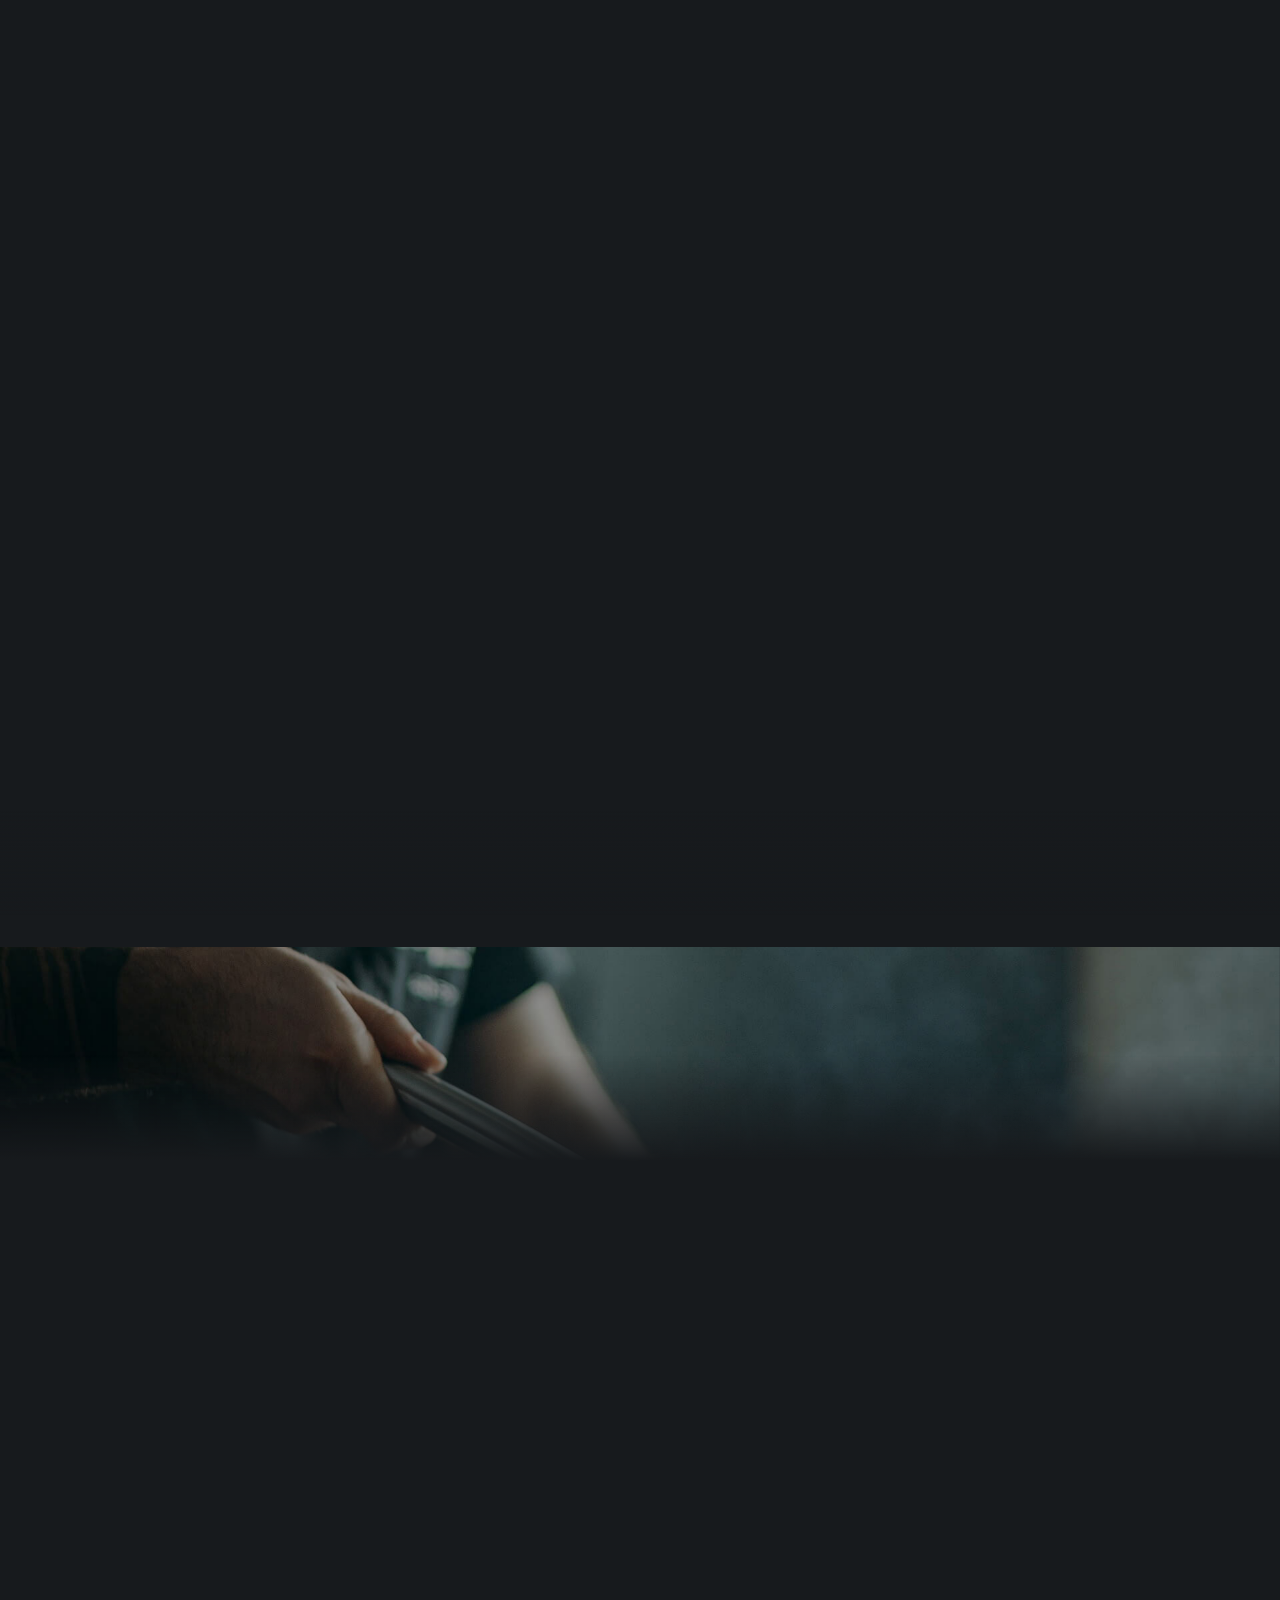
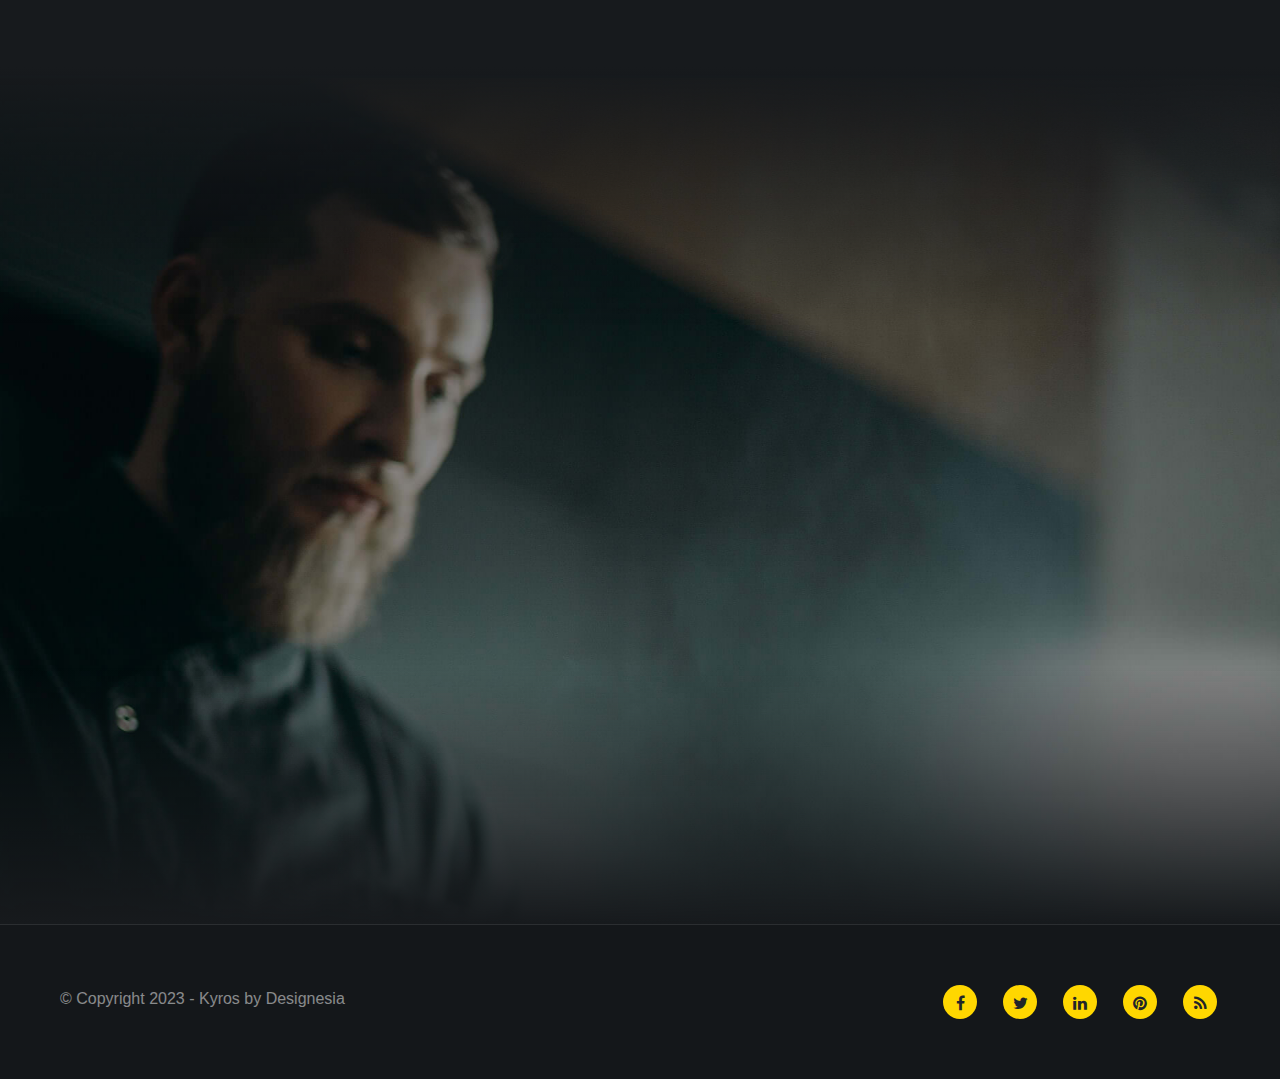
<file: index-profession-menu-reveal-chef.html>
<!DOCTYPE html>
<html lang="zxx">

<head>
    <title>Kyros - Personal Website</title>
    <link rel="icon" href="images/icon.png" type="image/gif" sizes="16x16">
    <meta content="text/html;charset=utf-8" http-equiv="Content-Type">
    <meta content="width=device-width, initial-scale=1.0" name="viewport" />
    <meta content="Kyros - Personal Website" name="description" />
    <meta content="" name="keywords" />
    <meta content="" name="author" />
    <!-- CSS Files
    ================================================== -->
    <link href="css/bootstrap.min.css" rel="stylesheet" type="text/css" id="bootstrap" />
    <link href="css/plugins.css" rel="stylesheet" type="text/css" />
    <link href="css/style.css" rel="stylesheet" type="text/css" />
    <style>
        :root {
            --primary-color: #FFD700;
            --primary-color-rgb: 255, 215, 0;
        }
    </style>
    <link href="css/coloring.css" rel="stylesheet" type="text/css" />
</head>

<body class="onepage dark-scheme">
    <div id="wrapper">
        <!-- header begin -->
        <header class="header-v2 transparent wow fadeInDown" data-wow-delay=".5s">
            <div class="container">
                <div class="row">
                    <div class="col-md-12">
                        <div class="de-flex sm-pt10">
                            <div class="de-flex-col">
                                <div class="de-flex-col">
                                    <!-- logo begin -->
                                    <div id="logo">
                                        <a href="index.html">
                                            <img alt="" class="logo" src="images/logo-7.png" />
                                            <img alt="" class="logo-2" src="images/logo-7.png" />
                                        </a>
                                    </div>
                                    <!-- logo close -->
                                </div>
                            </div>
                            <div class="de-flex-col">
                                <div class="menu_side_area">
                                    <span id="de-menu-reveal">
                                        <span class="lt"></span>
                                        <span class="lm"></span>
                                        <span class="lb"></span>
                                    </span>
                                </div>
                            </div>
                        </div>
                    </div>
                </div>
            </div>
        </header>
        <!-- header close -->
        <div id="de-menu-container">
            <div class="mainmenu-v2-wrap">
                <ul id="mainmenu-v2">
                    <li><a class="active" href="#top">Home<span></span></a></li>
                    <li><a href="#section-about">About me<span></span></a></li>
                    <li><a href="#section-services">What I Do<span></span></a></li>
                    <li><a href="#section-portfolio">Portfolio<span></span></a></li>
                    <li><a href="#section-resume">My Resume<span></span></a></li>
                    <li><a href="#section-blog">Blog<span></span></a></li>
                    <li><a href="#section-contact">Contact Me<span></span></a></li>
                </ul>
            </div>
        </div>
        <!-- content begin -->
        <div class="no-bottom no-top" id="content">
            <div id="top"></div>

            <!-- page preloader begin -->
            <div id="preloader">
                <div class="preloader1"></div>
            </div>
            <!-- page preloader close -->
            
            <!-- float text begin -->
            <div class="float-text">
                <div class="de_social-icons">
                    <a href="#"><i class="fa fa-facebook fa-lg"></i></a>
                    <a href="#"><i class="fa fa-twitter fa-lg"></i></a>
                    <a href="#"><i class="fa fa-instagram fa-lg"></i></a>
                </div>
                <span>Follow Me</span>
            </div>
            <!-- float text close --> 

            <!-- load external content begin -->
            <div id="de_modal">
                <button class="button-close"></button>
                <div class="d-modal-loader"></div>
            </div>
             <!-- load external content close -->

            <section aria-label="section" class="jarallax no-top no-bottom text-light">
                <img src="images/background/11.jpg" class="jarallax-img" alt="">
                <div class="v-center">
                    <div class="container">
                        <div class="row align-items-center">
                            <div class="col-md-8">
                                <h6 class="wow fadeInUp" data-wow-delay=".4s"><span class="id-color">I Am Jerrold Huemmer</span></h6>
                                <div class="spacer-10"></div>
                                <div class="h1_big text-white wow fadeInUp" data-wow-delay=".6s">
                                    <div class="typed-strings">
                                        <p>Senior Chef</p>
                                        <p>Barista</p>
                                        <p>Traveller</p>
                                    </div>
                                    <div class="typed"></div>
                                </div>
                                <div class="spacer-20"></div>
                                <ul class="list_location wow fadeInUp" data-wow-delay=".8s">
                                    <li><span>France</span>Bodin, Chauveau</li>
                                    <li><span>USA</span>Louisiana, Bayerfurt</li>
                                    <li><span>German</span>Hamburg, Dortmund</li>
                                </ul>
                            </div>
                            <div class="col-md-4">
                                <div class="float-end">
                                    <div class="de_count text-center wow fadeInRight" data-wow-delay=".2s">
                                        <h3 class="id-color">15</h3>
                                        <span>Years Experience</span>
                                    </div>
                                    <div class="de_count text-center wow fadeInRight" data-wow-delay=".4s">
                                        <h3 class="id-color">32</h3>
                                        <span>Awards Winning</span>
                                    </div>
                                     <div class="de_count text-center wow fadeInRight" data-wow-delay=".6s">
                                        <h3 class="id-color">75</h3>
                                        <span>Recipes Created</span>
                                    </div>
                                </div>
                            </div>
                        </div>
                    </div>
                </div>
                <a href="#section-about" class="mouse-icon-click scroll-to wow fadeInUp" data-wow-delay=".8s">
                    <span class="mouse fadeScroll relative" data-scroll-speed="10">
                        <span class="scroll"></span>
                    </span>
                </a>
                <div class="de-gradient-edge-bottom"></div>
            </section>
            <section id="section-about">
                <div class="container relative">
                    <div class="row">
                        <div class="col-md-12 text-center wow fadeInUp">
                            <h2 class="id-color">About Me</h2>
                            <div class="space-border"></div>
                        </div>
                        <div class="col-md-8 offset-md-2 text-center wow fadeInUp">
                            <p>I am a senior chef from Lousiana. Creating recipes is my passion. I love to get new experiences and always learn from my surroundings. I've done more than 75 recipes. You can check it through portfolio section on
                                this website. I looking forward to any opportunities and challenges. </p>
                        </div>
                        <div class="spacer-single"></div>
                        <div class="col-lg-3 position-relative wow fadeIn" data-wow-delay=".2s">
                            <div class="position-relative">
                                <div class="progressbar" data-animate="false">
                                    <div class="circle" data-percent="90">
                                        <div></div>
                                    </div>
                                    <h4>Sea Food</h4>
                                </div>
                            </div>
                        </div>
                        <div class="col-lg-3 position-relative wow fadeIn" data-wow-delay=".4s">
                            <div class="position-relative">
                                <div class="progressbar" data-animate="false">
                                    <div class="circle" data-percent="85">
                                        <div></div>
                                    </div>
                                    <h4>Steaks</h4>
                                </div>
                            </div>
                        </div>
                        <div class="col-lg-3 position-relative wow fadeIn" data-wow-delay=".6s">
                            <div class="position-relative">
                                <div class="progressbar" data-animate="false">
                                    <div class="circle" data-percent="80">
                                        <div></div>
                                    </div>
                                    <h4>Mexican</h4>
                                </div>
                            </div>
                        </div>
                        <div class="col-lg-3 position-relative wow fadeIn" data-wow-delay=".8s">
                            <div class="position-relative">
                                <div class="progressbar" data-animate="false">
                                    <div class="circle" data-percent="75">
                                        <div></div>
                                    </div>
                                    <h4>Pasta</h4>
                                </div>
                            </div>
                        </div>
                    </div>
                </div>
            </section>
            <section id="section-my-quote" aria-label="section" class="jarallax no-top no-bottom">
                <div class="de-gradient-edge-top"></div>
                <img src="images/background/12.jpg" class="jarallax-img" alt="">
                <div class="v-center">
                    <div class="container">
                        <div class="row align-items-center">
                            <div class="col-md-10 offset-md-1">
                                <blockquote class="q-big wow fadeIn" data-wow-duration="3s">
                                    <i class="d-big icon_quotations"></i>
                                    Do more than is required. What is the distance between someone who achieves their goals consistently and those who spend their lives and careers merely following? The extra mile.
                                    <span class="d-quote-by">Jerrold Huemer</span>
                                </blockquote>
                                <div class="spacer-double"></div>
                            </div>
                        </div>
                    </div>
                </div>
                <div class="de-gradient-edge-bottom"></div>
            </section>
            <section id="section-services" class="no-bottom">
                <div class="container relative">
                    <div class="row">
                        <div class="col-md-12 text-center wow fadeInUp">
                            <h2 class="id-color">What I Do</h2>
                            <div class="space-border"></div>
                        </div>
                        <div class="row gx-5">
                            <div class="col-lg-4 wow fadeIn" data-wow-delay=".2s">
                                <div class="text-center">
                                    <img class="w-25 mb-2" src="images/svg/fish.svg">
                                    <h3 class="mb-2">Sea Food</h3>
                                    Consequat sint mollit elit elit ea incididunt esse quis nostrud culpa aliquip proident sunt quis cillum duis inc. in est dolore.
                                </div>
                            </div>
                            <div class="col-lg-4 wow fadeIn" data-wow-delay=".4s">
                                <div class="text-center">
                                    <img class="w-25 mb-2" src="images/svg/nachos.svg">
                                    <h3 class="mb-2">Mexican Food</h3>
                                    Consequat sint mollit elit elit ea incididunt esse quis nostrud culpa aliquip proident sunt quis cillum duis inc. in est dolore.
                                </div>
                            </div>
                            <div class="col-lg-4 wow fadeIn" data-wow-delay=".6s">
                                <div class="text-center">
                                    <img class="w-25 mb-2" src="images/svg/pizza.svg">
                                    <h3 class="mb-2">Italian Food</h3>
                                    Consequat sint mollit elit elit ea incididunt esse quis nostrud culpa aliquip proident sunt quis cillum duis inc. in est dolore.
                                </div>
                            </div>
                        </div>
                    </div>
                </div>
            </section>
            <section id="section-portfolio" class="no-bottom">
                <div class="container relative">
                    <div class="row">
                        <div class="col-md-12 text-center wow fadeInUp">
                            <h2 class="id-color">Portfolio</h2>
                            <div class="space-border"></div>
                        </div>
                    </div>
                    <div id="gallery" class="row g-4 sequence">
                        <div class="col-md-4 mb-0 item">
                            <a class="image-popup-gallery wow" href="images/gallery-food/1.jpg">
                                <div class="card-image-1 mod-e" data-tilt>
                                    <div class="d-text text-center">
                                        <h3>Sea Food</h3>
                                    </div>
                                    <img src="images/gallery-food/1.jpg" class="img-fluid" alt="">
                                </div>
                            </a>
                        </div>
                        <div class="col-md-4 mb-0 item">
                            <a class="image-popup-gallery wow" href="images/gallery-food/2.jpg">
                                <div class="card-image-1 mod-e" data-tilt>
                                    <div class="d-text text-center">
                                        <h3>Pizza</h3>
                                    </div>
                                    <img src="images/gallery-food/2.jpg" class="img-fluid" alt="">
                                </div>
                            </a>
                        </div>
                        <div class="col-md-4 mb-0 item">
                            <a class="image-popup-gallery wow" href="images/gallery-food/3.jpg">
                                <div class="card-image-1 mod-e" data-tilt>
                                    <div class="d-text text-center">
                                        <h3>Pasta</h3>
                                    </div>
                                    <img src="images/gallery-food/3.jpg" class="img-fluid" alt="">
                                </div>
                            </a>
                        </div>
                        <div class="col-md-4 mb-0 item">
                            <a class="image-popup-gallery wow" href="images/gallery-food/4.jpg">
                                <div class="card-image-1 mod-e" data-tilt>
                                    <div class="d-text text-center">
                                        <h3>Nachos</h3>
                                    </div>
                                    <img src="images/gallery-food/4.jpg" class="img-fluid" alt="">
                                </div>
                            </a>
                        </div>
                        <div class="col-md-4 mb-0 item">
                            <a class="image-popup-gallery wow" href="images/gallery-food/5.jpg">
                                <div class="card-image-1 mod-e" data-tilt>
                                    <div class="d-text text-center">
                                        <h3>Steak</h3>
                                    </div>
                                    <img src="images/gallery-food/5.jpg" class="img-fluid" alt="">
                                </div>
                            </a>
                        </div>
                        <div class="col-md-4 mb-0 item">
                            <a class="image-popup-gallery wow" href="images/gallery-food/6.jpg">
                                <div class="card-image-1 mod-e" data-tilt>
                                    <div class="d-text text-center">
                                        <h3>Noodle</h3>
                                    </div>
                                    <img src="images/gallery-food/6.jpg" class="img-fluid" alt="">
                                </div>
                            </a>
                        </div>
                    </div>
                </div>
            </section>
            <section id="section-resume">
                <div class="container relative">
                    <div class="row">
                        <div class="col-md-12 text-center wow fadeInUp">
                            <h2 class="id-color">My Resume</h2>
                            <div class="space-border"></div>
                        </div>
                    </div>
                    <div class="row gh-5">
                        <div class="col-lg-6 wow fadeInUp">
                            <div class="p-4">
                                <h3 class="s_border">Experiences</h3>
                                <ul class="d_timeline">
                                    <li class="d_timeline-item">
                                        <h3 class="d_timeline-title s2">2014 - now</h3>
                                        <p class="d_timeline-text"><span class="d_title">Founder &amp; Director</span><span class="d_company">Kyros Restaurant</span>Lorem ipsum dolor sit amet consectetur adipisicing elit. Animi tempora perferendis vero officia enim impedit voluptatem dignissimos, veniam ratione est alias rerum aperiam, nam aliquam reprehenderit iste dolor.</p>
                                    </li>
                                    <li class="d_timeline-item">
                                        <h3 class="d_timeline-title s2">2010 - 2014</h3>
                                        <p class="d_timeline-text"><span class="d_title">Senior Chef</span><span class="d_company">Four Seasons Hotel</span>Lorem ipsum dolor sit amet consectetur adipisicing elit. Animi tempora perferendis vero officia enim impedit voluptatem dignissimos, veniam ratione est alias rerum aperiam, nam aliquam reprehenderit iste dolor.</p>
                                    </li>
                                    <li class="d_timeline-item">
                                        <h3 class="d_timeline-title s2">2008 - 2010</h3>
                                        <p class="d_timeline-text"><span class="d_title">Junior Chef</span><span class="d_company">Pullman Hotel</span>Lorem ipsum dolor sit amet consectetur adipisicing elit. Animi tempora perferendis vero officia enim impedit voluptatem dignissimos, veniam ratione est alias rerum aperiam, nam aliquam reprehenderit iste dolor.</p>
                                    </li>
                                </ul>
                            </div>
                        </div>
                        <div class="col-lg-6 wow fadeInUp">
                            <div class="p-4">
                                <h3 class="s_border">Education</h3>
                                <ul class="d_timeline">
                                    <li class="d_timeline-item">
                                        <h3 class="d_timeline-title s2">2004 - 2008</h3>
                                        <p class="d_timeline-text"><span class="d_title">Master in Culinary</span><span class="d_company">New York University</span>Lorem ipsum dolor sit amet consectetur adipisicing elit. Animi tempora perferendis vero officia enim impedit voluptatem dignissimos, veniam ratione est alias rerum aperiam, nam aliquam reprehenderit iste dolor.</p>
                                    </li>
                                    <li class="d_timeline-item">
                                        <h3 class="d_timeline-title s2">2004 - 2008</h3>
                                        <p class="d_timeline-text"><span class="d_title">Bachelor of Culinary</span><span class="d_company">University of London</span>Lorem ipsum dolor sit amet consectetur adipisicing elit. Animi tempora perferendis vero officia enim impedit voluptatem dignissimos, veniam ratione est alias rerum aperiam, nam aliquam reprehenderit iste dolor.</p>
                                    </li>
                                    <li class="d_timeline-item">
                                        <h3 class="d_timeline-title s2">2006 - 2004</h3>
                                        <p class="d_timeline-text"><span class="d_title">Artist of Culinary</span><span class="d_company">University of Sydney</span>Lorem ipsum dolor sit amet consectetur adipisicing elit. Animi tempora perferendis vero officia enim impedit voluptatem dignissimos, veniam ratione est alias rerum aperiam, nam aliquam reprehenderit iste dolor.</p>
                                    </li>
                                </ul>
                            </div>
                        </div>
                    </div>
                </div>
            </section>
            <section id="section-fun-facts" aria-label="section" class="jarallax">
                <div class="de-gradient-edge-top"></div>
                <img src="images/background/13.jpg" class="jarallax-img" alt="">
                <div class="container">
                        <div class="row">

                            <div class="col-md-4 wow fadeIn" data-wow-delay=".25s">
                                <div class="de_count text-center">
                                    <h3 class="timer" data-to="75" data-speed="2500">0</h3>
                                    <span>Recipes Created</span>
                                </div>
                            </div>

                            <div class="col-md-4 wow fadeIn" data-wow-delay=".5s">
                                <div class="de_count text-center">
                                    <h3 class="timer" data-to="32" data-speed="2500">0</h3>
                                    <span>Awards Winning</span>
                                </div>
                            </div>

                            <div class="col-md-4 wow fadeIn" data-wow-delay="0">
                                <div class="de_count text-center">
                                    <h3 class="timer" data-to="15" data-speed="2500">0</h3>
                                    <span>Years of Experiences</span>
                                </div>
                            </div>
                        </div>
                    </div>
                <div class="de-gradient-edge-bottom"></div>
            </section>
            <section id="section-blog" class="no-bottom">
                <div class="container relative">
                    <div class="row">
                        <div class="col-md-12 text-center wow fadeInUp">
                            <h2 class="id-color">Recent Blog</h2>
                            <div class="space-border"></div>
                        </div>
                    </div>
                    <div id="carousel-blog" class="owl-carousel wow fadeInUp">
                        <div class="bloglist item">
                            <div class="post-content">
                                <div class="post-text p-0">
                                    <h4 class="de_modal" data-url="single-blog.html">The Truth About the Food Industry</h4>
                                    <p class="mb-1">Dolore officia sint incididunt non excepteur ea mollit commodo ut enim reprehenderit cupidatat labore ad laborum consectetur consequat...</p>
                                    <div class="small id-color">2 days ago</div>
                                </div>
                            </div>
                        </div>
                        <div class="bloglist item">
                            <div class="post-content">
                                <div class="post-text p-0">
                                    <h4 class="de_modal" data-url="single-blog.html">What Millenials Think About Food</h4>
                                    <p class="mb-1">Dolore officia sint incididunt non excepteur ea mollit commodo ut enim reprehenderit cupidatat labore ad laborum consectetur consequat...</p>
                                    <div class="small id-color">2 days ago</div>
                                </div>
                            </div>
                        </div>
                        <div class="bloglist item">
                            <div class="post-content">
                                <div class="post-text p-0">
                                    <h4 class="de_modal" data-url="single-blog.html">Food to Brighten Your Day</h4>
                                    <p class="mb-1">Dolore officia sint incididunt non excepteur ea mollit commodo ut enim reprehenderit cupidatat labore ad laborum consectetur consequat...</p>
                                    <div class="small id-color">2 days ago</div>
                                </div>
                            </div>
                        </div>
                        <div class="bloglist item">
                            <div class="post-content">
                                <div class="post-text p-0">
                                    <h4 class="de_modal" data-url="single-blog.html">The Ultimate Food Checklist</h4>
                                    <p class="mb-1">Dolore officia sint incididunt non excepteur ea mollit commodo ut enim reprehenderit cupidatat labore ad laborum consectetur consequat...</p>
                                    <div class="small id-color">2 days ago</div>
                                </div>
                            </div>
                        </div>
                        <div class="bloglist item">
                            <div class="post-content">
                                <div class="post-text p-0">
                                    <h4 class="de_modal" data-url="single-blog.html">6 Things Every Food Lover Should Know</h4>
                                    <p class="mb-1">Dolore officia sint incididunt non excepteur ea mollit commodo ut enim reprehenderit cupidatat labore ad laborum consectetur consequat...</p>
                                    <div class="small id-color">2 days ago</div>
                                </div>
                            </div>
                        </div>
                        <div class="bloglist item">
                            <div class="post-content">
                                <div class="post-text p-0">
                                    <h4 class="de_modal" data-url="single-blog.html">My "Aha Moment" About Food<span></span></h4>
                                    <p class="mb-1">Dolore officia sint incididunt non excepteur ea mollit commodo ut enim reprehenderit cupidatat labore ad laborum consectetur consequat...</p>
                                    <div class="small id-color">2 days ago</div>
                                </div>
                            </div>
                        </div>
                    </div>
                </div>
            </section>
            <section id="section-contact" class="jarallax">
                <div class="de-gradient-edge-top"></div>
                <img src="images/background/14.jpg" class="jarallax-img" alt="">
                <div class="container z-index-1000">
                    <div class="row">
                        <div class="col-md-12 text-center wow fadeInUp">
                            <h2 class="id-color">Contact Me</h2>
                            <div class="space-border"></div>
                        </div>
                        <div class="col-lg-8 offset-lg-2 wow fadeInUp">
                            <div class="contact_form_wrapper">
                                <form name="contactForm" id="contact_form" class="form-border" method="post" action="#">
                                    <div class="row">
                                        <div class="col-md-4">
                                            <div class="field-set">
                                                <input type="text" name="Name" id="name" class="form-control" placeholder="Your Name" required>
                                            </div>
                                        </div>
                                        <div class="col-md-4">
                                            <div class="field-set">
                                                <input type="text" name="Email" id="email" class="form-control" placeholder="Your Email" required>
                                            </div>
                                        </div>
                                        <div class="col-md-4">
                                            <div class="field-set">
                                                <input type="text" name="phone" id="phone" class="form-control" placeholder="Your Phone" required>
                                            </div>
                                        </div>
                                    </div>
                                    <div class="text-center">
                                        <div class="field-set">
                                            <textarea name="message" id="message" class="form-control" placeholder="Your Message" required></textarea>
                                        </div>
                                        <div class="g-recaptcha" data-sitekey="copy-your-site-key-here"></div>
                                        <div id='submit' class="mt10">
                                            <input type='submit' id='send_message' value='Send Message' class="btn-main text-dark">
                                        </div>

                                        <div id="success_message" class='success'>
                                            Your message has been sent successfully. Refresh this page if you want to send more messages.
                                        </div>
                                        <div id="error_message" class='error'>
                                            Sorry there was an error sending your form.
                                        </div>

                                    </div>
                                </form>
                            </div>
                            <div class="spacer-double"></div>
                            <div class="row text-center wow fadeInUp">
                                <div class="col-md-4">
                                    <div class="wm-1"></div>
                                    <h6>Email Me</h6>
                                    <p>contact@kyrosnoriaki.com</p>
                                </div>
                                <div class="col-md-4">
                                    <div class="wm-1"></div>
                                    <h6>Call Me</h6>
                                    <p>+1 700 333 92 96</p>
                                </div>
                                <div class="col-md-4">
                                    <div class="wm-1"></div>
                                    <h6>Address</h6>
                                    <p>Collins Street West, Louisiana, Bayerfurt, USA</p>
                                </div>
                            </div>
                        </div>
                    </div>
                </div>
                <div class="de-gradient-edge-bottom"></div>
            </section>
        </div>
        <!-- content close -->
        <a href="#" id="back-to-top"></a>
        <!-- footer begin -->
        <footer>
            <div class="container">
                <div class="row">
                    <div class="col-md-6">
                        <a href="index.html">
                            <span class="copy">&copy; Copyright 2023 - Kyros by Designesia</span>
                        </a>
                    </div>
                    <div class="col-md-6">
                        <div class="social-icons">
                            <a href="#"><i class="bg-color text-dark fa fa-facebook fa-lg"></i></a>
                            <a href="#"><i class="bg-color text-dark fa fa-twitter fa-lg"></i></a>
                            <a href="#"><i class="bg-color text-dark fa fa-linkedin fa-lg"></i></a>
                            <a href="#"><i class="bg-color text-dark fa fa-pinterest fa-lg"></i></a>
                            <a href="#"><i class="bg-color text-dark fa fa-rss fa-lg"></i></a>
                        </div>
                    </div>
                </div>
            </div>
        </footer>
        <!-- footer close -->
    </div>
    <!-- Javascript Files
    ================================================== -->
    <script src="js/plugins.js"></script>
    <script src="js/designesia.js"></script>
    <script src='https://www.google.com/recaptcha/api.js' async defer></script>
    <script src="form.js"></script>
    <script>
    jQuery(function($) {
        $('.g-recaptcha').attr('data-theme', 'dark');
    });
    </script>
    <script>
    jQuery(document).ready(function() {
        $(function() {
            // jquery typed plugin
            $(".typed").typed({
                stringsElement: $('.typed-strings'),
                typeSpeed: 100,
                backDelay: 500,
                loop: true,
                contentType: 'html', // or text
                // defaults to false for infinite loop
                loopCount: false,
                callback: function() { null; },
                resetCallback: function() { newTyped(); }
            });
        });
    });
    </script>
</body>

</html>
</file>
<file: fonts/et-line-font/style.css>
@font-face {
	font-family: 'et-line';
	src:url('fonts/et-line.eot');
	src:url('fonts/et-line.eot?#iefix') format('embedded-opentype'),
		url('fonts/et-line.woff') format('woff'),
		url('fonts/et-line.ttf') format('truetype'),
		url('fonts/et-line.svg#et-line') format('svg');
	font-weight: normal;
	font-style: normal;
}

/* Use the following CSS code if you want to use data attributes for inserting your icons */
[data-icon]:before {
	font-family: 'et-line';
	content: attr(data-icon);
	speak: none;
	font-weight: normal;
	font-variant: normal;
	text-transform: none;
	line-height: 1;
	-webkit-font-smoothing: antialiased;
	-moz-osx-font-smoothing: grayscale;
	display:inline-block;
}

/* Use the following CSS code if you want to have a class per icon */
/*
Instead of a list of all class selectors,
you can use the generic selector below, but it's slower:
[class*="icon-"] {
*/
.icon-mobile, .icon-laptop, .icon-desktop, .icon-tablet, .icon-phone, .icon-document, .icon-documents, .icon-search, .icon-clipboard, .icon-newspaper, .icon-notebook, .icon-book-open, .icon-browser, .icon-calendar, .icon-presentation, .icon-picture, .icon-pictures, .icon-video, .icon-camera, .icon-printer, .icon-toolbox, .icon-briefcase, .icon-wallet, .icon-gift, .icon-bargraph, .icon-grid, .icon-expand, .icon-focus, .icon-edit, .icon-adjustments, .icon-ribbon, .icon-hourglass, .icon-lock, .icon-megaphone, .icon-shield, .icon-trophy, .icon-flag, .icon-map, .icon-puzzle, .icon-basket, .icon-envelope, .icon-streetsign, .icon-telescope, .icon-gears, .icon-key, .icon-paperclip, .icon-attachment, .icon-pricetags, .icon-lightbulb, .icon-layers, .icon-pencil, .icon-tools, .icon-tools-2, .icon-scissors, .icon-paintbrush, .icon-magnifying-glass, .icon-circle-compass, .icon-linegraph, .icon-mic, .icon-strategy, .icon-beaker, .icon-caution, .icon-recycle, .icon-anchor, .icon-profile-male, .icon-profile-female, .icon-bike, .icon-wine, .icon-hotairballoon, .icon-globe, .icon-genius, .icon-map-pin, .icon-dial, .icon-chat, .icon-heart, .icon-cloud, .icon-upload, .icon-download, .icon-target, .icon-hazardous, .icon-piechart, .icon-speedometer, .icon-global, .icon-compass, .icon-lifesaver, .icon-clock, .icon-aperture, .icon-quote, .icon-scope, .icon-alarmclock, .icon-refresh, .icon-happy, .icon-sad, .icon-facebook, .icon-twitter, .icon-googleplus, .icon-rss, .icon-tumblr, .icon-linkedin, .icon-dribbble {
	font-family: 'et-line';
	speak: none;
	font-style: normal;
	font-weight: normal;
	font-variant: normal;
	text-transform: none;
	line-height: 1;
	-webkit-font-smoothing: antialiased;
	-moz-osx-font-smoothing: grayscale;
	display:inline-block;
}
.icon-mobile:before {
	content: "\e000";
}
.icon-laptop:before {
	content: "\e001";
}
.icon-desktop:before {
	content: "\e002";
}
.icon-tablet:before {
	content: "\e003";
}
.icon-phone:before {
	content: "\e004";
}
.icon-document:before {
	content: "\e005";
}
.icon-documents:before {
	content: "\e006";
}
.icon-search:before {
	content: "\e007";
}
.icon-clipboard:before {
	content: "\e008";
}
.icon-newspaper:before {
	content: "\e009";
}
.icon-notebook:before {
	content: "\e00a";
}
.icon-book-open:before {
	content: "\e00b";
}
.icon-browser:before {
	content: "\e00c";
}
.icon-calendar:before {
	content: "\e00d";
}
.icon-presentation:before {
	content: "\e00e";
}
.icon-picture:before {
	content: "\e00f";
}
.icon-pictures:before {
	content: "\e010";
}
.icon-video:before {
	content: "\e011";
}
.icon-camera:before {
	content: "\e012";
}
.icon-printer:before {
	content: "\e013";
}
.icon-toolbox:before {
	content: "\e014";
}
.icon-briefcase:before {
	content: "\e015";
}
.icon-wallet:before {
	content: "\e016";
}
.icon-gift:before {
	content: "\e017";
}
.icon-bargraph:before {
	content: "\e018";
}
.icon-grid:before {
	content: "\e019";
}
.icon-expand:before {
	content: "\e01a";
}
.icon-focus:before {
	content: "\e01b";
}
.icon-edit:before {
	content: "\e01c";
}
.icon-adjustments:before {
	content: "\e01d";
}
.icon-ribbon:before {
	content: "\e01e";
}
.icon-hourglass:before {
	content: "\e01f";
}
.icon-lock:before {
	content: "\e020";
}
.icon-megaphone:before {
	content: "\e021";
}
.icon-shield:before {
	content: "\e022";
}
.icon-trophy:before {
	content: "\e023";
}
.icon-flag:before {
	content: "\e024";
}
.icon-map:before {
	content: "\e025";
}
.icon-puzzle:before {
	content: "\e026";
}
.icon-basket:before {
	content: "\e027";
}
.icon-envelope:before {
	content: "\e028";
}
.icon-streetsign:before {
	content: "\e029";
}
.icon-telescope:before {
	content: "\e02a";
}
.icon-gears:before {
	content: "\e02b";
}
.icon-key:before {
	content: "\e02c";
}
.icon-paperclip:before {
	content: "\e02d";
}
.icon-attachment:before {
	content: "\e02e";
}
.icon-pricetags:before {
	content: "\e02f";
}
.icon-lightbulb:before {
	content: "\e030";
}
.icon-layers:before {
	content: "\e031";
}
.icon-pencil:before {
	content: "\e032";
}
.icon-tools:before {
	content: "\e033";
}
.icon-tools-2:before {
	content: "\e034";
}
.icon-scissors:before {
	content: "\e035";
}
.icon-paintbrush:before {
	content: "\e036";
}
.icon-magnifying-glass:before {
	content: "\e037";
}
.icon-circle-compass:before {
	content: "\e038";
}
.icon-linegraph:before {
	content: "\e039";
}
.icon-mic:before {
	content: "\e03a";
}
.icon-strategy:before {
	content: "\e03b";
}
.icon-beaker:before {
	content: "\e03c";
}
.icon-caution:before {
	content: "\e03d";
}
.icon-recycle:before {
	content: "\e03e";
}
.icon-anchor:before {
	content: "\e03f";
}
.icon-profile-male:before {
	content: "\e040";
}
.icon-profile-female:before {
	content: "\e041";
}
.icon-bike:before {
	content: "\e042";
}
.icon-wine:before {
	content: "\e043";
}
.icon-hotairballoon:before {
	content: "\e044";
}
.icon-globe:before {
	content: "\e045";
}
.icon-genius:before {
	content: "\e046";
}
.icon-map-pin:before {
	content: "\e047";
}
.icon-dial:before {
	content: "\e048";
}
.icon-chat:before {
	content: "\e049";
}
.icon-heart:before {
	content: "\e04a";
}
.icon-cloud:before {
	content: "\e04b";
}
.icon-upload:before {
	content: "\e04c";
}
.icon-download:before {
	content: "\e04d";
}
.icon-target:before {
	content: "\e04e";
}
.icon-hazardous:before {
	content: "\e04f";
}
.icon-piechart:before {
	content: "\e050";
}
.icon-speedometer:before {
	content: "\e051";
}
.icon-global:before {
	content: "\e052";
}
.icon-compass:before {
	content: "\e053";
}
.icon-lifesaver:before {
	content: "\e054";
}
.icon-clock:before {
	content: "\e055";
}
.icon-aperture:before {
	content: "\e056";
}
.icon-quote:before {
	content: "\e057";
}
.icon-scope:before {
	content: "\e058";
}
.icon-alarmclock:before {
	content: "\e059";
}
.icon-refresh:before {
	content: "\e05a";
}
.icon-happy:before {
	content: "\e05b";
}
.icon-sad:before {
	content: "\e05c";
}
.icon-facebook:before {
	content: "\e05d";
}
.icon-twitter:before {
	content: "\e05e";
}
.icon-googleplus:before {
	content: "\e05f";
}
.icon-rss:before {
	content: "\e060";
}
.icon-tumblr:before {
	content: "\e061";
}
.icon-linkedin:before {
	content: "\e062";
}
.icon-dribbble:before {
	content: "\e063";
}
</file>
<file: fonts/elegant_font/HTML_CSS/style.css>
@font-face {
	font-family: 'ElegantIcons';
	src:url('fonts/ElegantIcons.eot');
	src:url('fonts/ElegantIcons.eot?#iefix') format('embedded-opentype'),
		url('fonts/ElegantIcons.woff') format('woff'),
		url('fonts/ElegantIcons.ttf') format('truetype'),
		url('fonts/ElegantIcons.svg#ElegantIcons') format('svg');
	font-weight: normal;
	font-style: normal;
}

/* Use the following CSS code if you want to use data attributes for inserting your icons */
[data-icon]:before {
	font-family: 'ElegantIcons';
	content: attr(data-icon);
	speak: none;
	font-weight: normal;
	font-variant: normal;
	text-transform: none;
	line-height: 1;
	-webkit-font-smoothing: antialiased;
	-moz-osx-font-smoothing: grayscale;
}

/* Use the following CSS code if you want to have a class per icon */
/*
Instead of a list of all class selectors,
you can use the generic selector below, but it's slower:
[class*="your-class-prefix"] {
*/
.arrow_up, .arrow_down, .arrow_left, .arrow_right, .arrow_left-up, .arrow_right-up, .arrow_right-down, .arrow_left-down, .arrow-up-down, .arrow_up-down_alt, .arrow_left-right_alt, .arrow_left-right, .arrow_expand_alt2, .arrow_expand_alt, .arrow_condense, .arrow_expand, .arrow_move, .arrow_carrot-up, .arrow_carrot-down, .arrow_carrot-left, .arrow_carrot-right, .arrow_carrot-2up, .arrow_carrot-2down, .arrow_carrot-2left, .arrow_carrot-2right, .arrow_carrot-up_alt2, .arrow_carrot-down_alt2, .arrow_carrot-left_alt2, .arrow_carrot-right_alt2, .arrow_carrot-2up_alt2, .arrow_carrot-2down_alt2, .arrow_carrot-2left_alt2, .arrow_carrot-2right_alt2, .arrow_triangle-up, .arrow_triangle-down, .arrow_triangle-left, .arrow_triangle-right, .arrow_triangle-up_alt2, .arrow_triangle-down_alt2, .arrow_triangle-left_alt2, .arrow_triangle-right_alt2, .arrow_back, .icon_minus-06, .icon_plus, .icon_close, .icon_check, .icon_minus_alt2, .icon_plus_alt2, .icon_close_alt2, .icon_check_alt2, .icon_zoom-out_alt, .icon_zoom-in_alt, .icon_search, .icon_box-empty, .icon_box-selected, .icon_minus-box, .icon_plus-box, .icon_box-checked, .icon_circle-empty, .icon_circle-slelected, .icon_stop_alt2, .icon_stop, .icon_pause_alt2, .icon_pause, .icon_menu, .icon_menu-square_alt2, .icon_menu-circle_alt2, .icon_ul, .icon_ol, .icon_adjust-horiz, .icon_adjust-vert, .icon_document_alt, .icon_documents_alt, .icon_pencil, .icon_pencil-edit_alt, .icon_pencil-edit, .icon_folder-alt, .icon_folder-open_alt, .icon_folder-add_alt, .icon_info_alt, .icon_error-oct_alt, .icon_error-circle_alt, .icon_error-triangle_alt, .icon_question_alt2, .icon_question, .icon_comment_alt, .icon_chat_alt, .icon_vol-mute_alt, .icon_volume-low_alt, .icon_volume-high_alt, .icon_quotations, .icon_quotations_alt2, .icon_clock_alt, .icon_lock_alt, .icon_lock-open_alt, .icon_key_alt, .icon_cloud_alt, .icon_cloud-upload_alt, .icon_cloud-download_alt, .icon_image, .icon_images, .icon_lightbulb_alt, .icon_gift_alt, .icon_house_alt, .icon_genius, .icon_mobile, .icon_tablet, .icon_laptop, .icon_desktop, .icon_camera_alt, .icon_mail_alt, .icon_cone_alt, .icon_ribbon_alt, .icon_bag_alt, .icon_creditcard, .icon_cart_alt, .icon_paperclip, .icon_tag_alt, .icon_tags_alt, .icon_trash_alt, .icon_cursor_alt, .icon_mic_alt, .icon_compass_alt, .icon_pin_alt, .icon_pushpin_alt, .icon_map_alt, .icon_drawer_alt, .icon_toolbox_alt, .icon_book_alt, .icon_calendar, .icon_film, .icon_table, .icon_contacts_alt, .icon_headphones, .icon_lifesaver, .icon_piechart, .icon_refresh, .icon_link_alt, .icon_link, .icon_loading, .icon_blocked, .icon_archive_alt, .icon_heart_alt, .icon_star_alt, .icon_star-half_alt, .icon_star, .icon_star-half, .icon_tools, .icon_tool, .icon_cog, .icon_cogs, .arrow_up_alt, .arrow_down_alt, .arrow_left_alt, .arrow_right_alt, .arrow_left-up_alt, .arrow_right-up_alt, .arrow_right-down_alt, .arrow_left-down_alt, .arrow_condense_alt, .arrow_expand_alt3, .arrow_carrot_up_alt, .arrow_carrot-down_alt, .arrow_carrot-left_alt, .arrow_carrot-right_alt, .arrow_carrot-2up_alt, .arrow_carrot-2dwnn_alt, .arrow_carrot-2left_alt, .arrow_carrot-2right_alt, .arrow_triangle-up_alt, .arrow_triangle-down_alt, .arrow_triangle-left_alt, .arrow_triangle-right_alt, .icon_minus_alt, .icon_plus_alt, .icon_close_alt, .icon_check_alt, .icon_zoom-out, .icon_zoom-in, .icon_stop_alt, .icon_menu-square_alt, .icon_menu-circle_alt, .icon_document, .icon_documents, .icon_pencil_alt, .icon_folder, .icon_folder-open, .icon_folder-add, .icon_folder_upload, .icon_folder_download, .icon_info, .icon_error-circle, .icon_error-oct, .icon_error-triangle, .icon_question_alt, .icon_comment, .icon_chat, .icon_vol-mute, .icon_volume-low, .icon_volume-high, .icon_quotations_alt, .icon_clock, .icon_lock, .icon_lock-open, .icon_key, .icon_cloud, .icon_cloud-upload, .icon_cloud-download, .icon_lightbulb, .icon_gift, .icon_house, .icon_camera, .icon_mail, .icon_cone, .icon_ribbon, .icon_bag, .icon_cart, .icon_tag, .icon_tags, .icon_trash, .icon_cursor, .icon_mic, .icon_compass, .icon_pin, .icon_pushpin, .icon_map, .icon_drawer, .icon_toolbox, .icon_book, .icon_contacts, .icon_archive, .icon_heart, .icon_profile, .icon_group, .icon_grid-2x2, .icon_grid-3x3, .icon_music, .icon_pause_alt, .icon_phone, .icon_upload, .icon_download, .social_facebook, .social_twitter, .social_pinterest, .social_googleplus, .social_tumblr, .social_tumbleupon, .social_wordpress, .social_instagram, .social_dribbble, .social_vimeo, .social_linkedin, .social_rss, .social_deviantart, .social_share, .social_myspace, .social_skype, .social_youtube, .social_picassa, .social_googledrive, .social_flickr, .social_blogger, .social_spotify, .social_delicious, .social_facebook_circle, .social_twitter_circle, .social_pinterest_circle, .social_googleplus_circle, .social_tumblr_circle, .social_stumbleupon_circle, .social_wordpress_circle, .social_instagram_circle, .social_dribbble_circle, .social_vimeo_circle, .social_linkedin_circle, .social_rss_circle, .social_deviantart_circle, .social_share_circle, .social_myspace_circle, .social_skype_circle, .social_youtube_circle, .social_picassa_circle, .social_googledrive_alt2, .social_flickr_circle, .social_blogger_circle, .social_spotify_circle, .social_delicious_circle, .social_facebook_square, .social_twitter_square, .social_pinterest_square, .social_googleplus_square, .social_tumblr_square, .social_stumbleupon_square, .social_wordpress_square, .social_instagram_square, .social_dribbble_square, .social_vimeo_square, .social_linkedin_square, .social_rss_square, .social_deviantart_square, .social_share_square, .social_myspace_square, .social_skype_square, .social_youtube_square, .social_picassa_square, .social_googledrive_square, .social_flickr_square, .social_blogger_square, .social_spotify_square, .social_delicious_square, .icon_printer, .icon_calulator, .icon_building, .icon_floppy, .icon_drive, .icon_search-2, .icon_id, .icon_id-2, .icon_puzzle, .icon_like, .icon_dislike, .icon_mug, .icon_currency, .icon_wallet, .icon_pens, .icon_easel, .icon_flowchart, .icon_datareport, .icon_briefcase, .icon_shield, .icon_percent, .icon_globe, .icon_globe-2, .icon_target, .icon_hourglass, .icon_balance, .icon_rook, .icon_printer-alt, .icon_calculator_alt, .icon_building_alt, .icon_floppy_alt, .icon_drive_alt, .icon_search_alt, .icon_id_alt, .icon_id-2_alt, .icon_puzzle_alt, .icon_like_alt, .icon_dislike_alt, .icon_mug_alt, .icon_currency_alt, .icon_wallet_alt, .icon_pens_alt, .icon_easel_alt, .icon_flowchart_alt, .icon_datareport_alt, .icon_briefcase_alt, .icon_shield_alt, .icon_percent_alt, .icon_globe_alt, .icon_clipboard {
	font-family: 'ElegantIcons';
	speak: none;
	font-style: normal;
	font-weight: normal;
	font-variant: normal;
	text-transform: none;
	line-height: 1;
	-webkit-font-smoothing: antialiased;
}
.arrow_up:before {
	content: "\21";
}
.arrow_down:before {
	content: "\22";
}
.arrow_left:before {
	content: "\23";
}
.arrow_right:before {
	content: "\24";
}
.arrow_left-up:before {
	content: "\25";
}
.arrow_right-up:before {
	content: "\26";
}
.arrow_right-down:before {
	content: "\27";
}
.arrow_left-down:before {
	content: "\28";
}
.arrow-up-down:before {
	content: "\29";
}
.arrow_up-down_alt:before {
	content: "\2a";
}
.arrow_left-right_alt:before {
	content: "\2b";
}
.arrow_left-right:before {
	content: "\2c";
}
.arrow_expand_alt2:before {
	content: "\2d";
}
.arrow_expand_alt:before {
	content: "\2e";
}
.arrow_condense:before {
	content: "\2f";
}
.arrow_expand:before {
	content: "\30";
}
.arrow_move:before {
	content: "\31";
}
.arrow_carrot-up:before {
	content: "\32";
}
.arrow_carrot-down:before {
	content: "\33";
}
.arrow_carrot-left:before {
	content: "\34";
}
.arrow_carrot-right:before {
	content: "\35";
}
.arrow_carrot-2up:before {
	content: "\36";
}
.arrow_carrot-2down:before {
	content: "\37";
}
.arrow_carrot-2left:before {
	content: "\38";
}
.arrow_carrot-2right:before {
	content: "\39";
}
.arrow_carrot-up_alt2:before {
	content: "\3a";
}
.arrow_carrot-down_alt2:before {
	content: "\3b";
}
.arrow_carrot-left_alt2:before {
	content: "\3c";
}
.arrow_carrot-right_alt2:before {
	content: "\3d";
}
.arrow_carrot-2up_alt2:before {
	content: "\3e";
}
.arrow_carrot-2down_alt2:before {
	content: "\3f";
}
.arrow_carrot-2left_alt2:before {
	content: "\40";
}
.arrow_carrot-2right_alt2:before {
	content: "\41";
}
.arrow_triangle-up:before {
	content: "\42";
}
.arrow_triangle-down:before {
	content: "\43";
}
.arrow_triangle-left:before {
	content: "\44";
}
.arrow_triangle-right:before {
	content: "\45";
}
.arrow_triangle-up_alt2:before {
	content: "\46";
}
.arrow_triangle-down_alt2:before {
	content: "\47";
}
.arrow_triangle-left_alt2:before {
	content: "\48";
}
.arrow_triangle-right_alt2:before {
	content: "\49";
}
.arrow_back:before {
	content: "\4a";
}
.icon_minus-06:before {
	content: "\4b";
}
.icon_plus:before {
	content: "\4c";
}
.icon_close:before {
	content: "\4d";
}
.icon_check:before {
	content: "\4e";
}
.icon_minus_alt2:before {
	content: "\4f";
}
.icon_plus_alt2:before {
	content: "\50";
}
.icon_close_alt2:before {
	content: "\51";
}
.icon_check_alt2:before {
	content: "\52";
}
.icon_zoom-out_alt:before {
	content: "\53";
}
.icon_zoom-in_alt:before {
	content: "\54";
}
.icon_search:before {
	content: "\55";
}
.icon_box-empty:before {
	content: "\56";
}
.icon_box-selected:before {
	content: "\57";
}
.icon_minus-box:before {
	content: "\58";
}
.icon_plus-box:before {
	content: "\59";
}
.icon_box-checked:before {
	content: "\5a";
}
.icon_circle-empty:before {
	content: "\5b";
}
.icon_circle-slelected:before {
	content: "\5c";
}
.icon_stop_alt2:before {
	content: "\5d";
}
.icon_stop:before {
	content: "\5e";
}
.icon_pause_alt2:before {
	content: "\5f";
}
.icon_pause:before {
	content: "\60";
}
.icon_menu:before {
	content: "\61";
}
.icon_menu-square_alt2:before {
	content: "\62";
}
.icon_menu-circle_alt2:before {
	content: "\63";
}
.icon_ul:before {
	content: "\64";
}
.icon_ol:before {
	content: "\65";
}
.icon_adjust-horiz:before {
	content: "\66";
}
.icon_adjust-vert:before {
	content: "\67";
}
.icon_document_alt:before {
	content: "\68";
}
.icon_documents_alt:before {
	content: "\69";
}
.icon_pencil:before {
	content: "\6a";
}
.icon_pencil-edit_alt:before {
	content: "\6b";
}
.icon_pencil-edit:before {
	content: "\6c";
}
.icon_folder-alt:before {
	content: "\6d";
}
.icon_folder-open_alt:before {
	content: "\6e";
}
.icon_folder-add_alt:before {
	content: "\6f";
}
.icon_info_alt:before {
	content: "\70";
}
.icon_error-oct_alt:before {
	content: "\71";
}
.icon_error-circle_alt:before {
	content: "\72";
}
.icon_error-triangle_alt:before {
	content: "\73";
}
.icon_question_alt2:before {
	content: "\74";
}
.icon_question:before {
	content: "\75";
}
.icon_comment_alt:before {
	content: "\76";
}
.icon_chat_alt:before {
	content: "\77";
}
.icon_vol-mute_alt:before {
	content: "\78";
}
.icon_volume-low_alt:before {
	content: "\79";
}
.icon_volume-high_alt:before {
	content: "\7a";
}
.icon_quotations:before {
	content: "\7b";
}
.icon_quotations_alt2:before {
	content: "\7c";
}
.icon_clock_alt:before {
	content: "\7d";
}
.icon_lock_alt:before {
	content: "\7e";
}
.icon_lock-open_alt:before {
	content: "\e000";
}
.icon_key_alt:before {
	content: "\e001";
}
.icon_cloud_alt:before {
	content: "\e002";
}
.icon_cloud-upload_alt:before {
	content: "\e003";
}
.icon_cloud-download_alt:before {
	content: "\e004";
}
.icon_image:before {
	content: "\e005";
}
.icon_images:before {
	content: "\e006";
}
.icon_lightbulb_alt:before {
	content: "\e007";
}
.icon_gift_alt:before {
	content: "\e008";
}
.icon_house_alt:before {
	content: "\e009";
}
.icon_genius:before {
	content: "\e00a";
}
.icon_mobile:before {
	content: "\e00b";
}
.icon_tablet:before {
	content: "\e00c";
}
.icon_laptop:before {
	content: "\e00d";
}
.icon_desktop:before {
	content: "\e00e";
}
.icon_camera_alt:before {
	content: "\e00f";
}
.icon_mail_alt:before {
	content: "\e010";
}
.icon_cone_alt:before {
	content: "\e011";
}
.icon_ribbon_alt:before {
	content: "\e012";
}
.icon_bag_alt:before {
	content: "\e013";
}
.icon_creditcard:before {
	content: "\e014";
}
.icon_cart_alt:before {
	content: "\e015";
}
.icon_paperclip:before {
	content: "\e016";
}
.icon_tag_alt:before {
	content: "\e017";
}
.icon_tags_alt:before {
	content: "\e018";
}
.icon_trash_alt:before {
	content: "\e019";
}
.icon_cursor_alt:before {
	content: "\e01a";
}
.icon_mic_alt:before {
	content: "\e01b";
}
.icon_compass_alt:before {
	content: "\e01c";
}
.icon_pin_alt:before {
	content: "\e01d";
}
.icon_pushpin_alt:before {
	content: "\e01e";
}
.icon_map_alt:before {
	content: "\e01f";
}
.icon_drawer_alt:before {
	content: "\e020";
}
.icon_toolbox_alt:before {
	content: "\e021";
}
.icon_book_alt:before {
	content: "\e022";
}
.icon_calendar:before {
	content: "\e023";
}
.icon_film:before {
	content: "\e024";
}
.icon_table:before {
	content: "\e025";
}
.icon_contacts_alt:before {
	content: "\e026";
}
.icon_headphones:before {
	content: "\e027";
}
.icon_lifesaver:before {
	content: "\e028";
}
.icon_piechart:before {
	content: "\e029";
}
.icon_refresh:before {
	content: "\e02a";
}
.icon_link_alt:before {
	content: "\e02b";
}
.icon_link:before {
	content: "\e02c";
}
.icon_loading:before {
	content: "\e02d";
}
.icon_blocked:before {
	content: "\e02e";
}
.icon_archive_alt:before {
	content: "\e02f";
}
.icon_heart_alt:before {
	content: "\e030";
}
.icon_star_alt:before {
	content: "\e031";
}
.icon_star-half_alt:before {
	content: "\e032";
}
.icon_star:before {
	content: "\e033";
}
.icon_star-half:before {
	content: "\e034";
}
.icon_tools:before {
	content: "\e035";
}
.icon_tool:before {
	content: "\e036";
}
.icon_cog:before {
	content: "\e037";
}
.icon_cogs:before {
	content: "\e038";
}
.arrow_up_alt:before {
	content: "\e039";
}
.arrow_down_alt:before {
	content: "\e03a";
}
.arrow_left_alt:before {
	content: "\e03b";
}
.arrow_right_alt:before {
	content: "\e03c";
}
.arrow_left-up_alt:before {
	content: "\e03d";
}
.arrow_right-up_alt:before {
	content: "\e03e";
}
.arrow_right-down_alt:before {
	content: "\e03f";
}
.arrow_left-down_alt:before {
	content: "\e040";
}
.arrow_condense_alt:before {
	content: "\e041";
}
.arrow_expand_alt3:before {
	content: "\e042";
}
.arrow_carrot_up_alt:before {
	content: "\e043";
}
.arrow_carrot-down_alt:before {
	content: "\e044";
}
.arrow_carrot-left_alt:before {
	content: "\e045";
}
.arrow_carrot-right_alt:before {
	content: "\e046";
}
.arrow_carrot-2up_alt:before {
	content: "\e047";
}
.arrow_carrot-2dwnn_alt:before {
	content: "\e048";
}
.arrow_carrot-2left_alt:before {
	content: "\e049";
}
.arrow_carrot-2right_alt:before {
	content: "\e04a";
}
.arrow_triangle-up_alt:before {
	content: "\e04b";
}
.arrow_triangle-down_alt:before {
	content: "\e04c";
}
.arrow_triangle-left_alt:before {
	content: "\e04d";
}
.arrow_triangle-right_alt:before {
	content: "\e04e";
}
.icon_minus_alt:before {
	content: "\e04f";
}
.icon_plus_alt:before {
	content: "\e050";
}
.icon_close_alt:before {
	content: "\e051";
}
.icon_check_alt:before {
	content: "\e052";
}
.icon_zoom-out:before {
	content: "\e053";
}
.icon_zoom-in:before {
	content: "\e054";
}
.icon_stop_alt:before {
	content: "\e055";
}
.icon_menu-square_alt:before {
	content: "\e056";
}
.icon_menu-circle_alt:before {
	content: "\e057";
}
.icon_document:before {
	content: "\e058";
}
.icon_documents:before {
	content: "\e059";
}
.icon_pencil_alt:before {
	content: "\e05a";
}
.icon_folder:before {
	content: "\e05b";
}
.icon_folder-open:before {
	content: "\e05c";
}
.icon_folder-add:before {
	content: "\e05d";
}
.icon_folder_upload:before {
	content: "\e05e";
}
.icon_folder_download:before {
	content: "\e05f";
}
.icon_info:before {
	content: "\e060";
}
.icon_error-circle:before {
	content: "\e061";
}
.icon_error-oct:before {
	content: "\e062";
}
.icon_error-triangle:before {
	content: "\e063";
}
.icon_question_alt:before {
	content: "\e064";
}
.icon_comment:before {
	content: "\e065";
}
.icon_chat:before {
	content: "\e066";
}
.icon_vol-mute:before {
	content: "\e067";
}
.icon_volume-low:before {
	content: "\e068";
}
.icon_volume-high:before {
	content: "\e069";
}
.icon_quotations_alt:before {
	content: "\e06a";
}
.icon_clock:before {
	content: "\e06b";
}
.icon_lock:before {
	content: "\e06c";
}
.icon_lock-open:before {
	content: "\e06d";
}
.icon_key:before {
	content: "\e06e";
}
.icon_cloud:before {
	content: "\e06f";
}
.icon_cloud-upload:before {
	content: "\e070";
}
.icon_cloud-download:before {
	content: "\e071";
}
.icon_lightbulb:before {
	content: "\e072";
}
.icon_gift:before {
	content: "\e073";
}
.icon_house:before {
	content: "\e074";
}
.icon_camera:before {
	content: "\e075";
}
.icon_mail:before {
	content: "\e076";
}
.icon_cone:before {
	content: "\e077";
}
.icon_ribbon:before {
	content: "\e078";
}
.icon_bag:before {
	content: "\e079";
}
.icon_cart:before {
	content: "\e07a";
}
.icon_tag:before {
	content: "\e07b";
}
.icon_tags:before {
	content: "\e07c";
}
.icon_trash:before {
	content: "\e07d";
}
.icon_cursor:before {
	content: "\e07e";
}
.icon_mic:before {
	content: "\e07f";
}
.icon_compass:before {
	content: "\e080";
}
.icon_pin:before {
	content: "\e081";
}
.icon_pushpin:before {
	content: "\e082";
}
.icon_map:before {
	content: "\e083";
}
.icon_drawer:before {
	content: "\e084";
}
.icon_toolbox:before {
	content: "\e085";
}
.icon_book:before {
	content: "\e086";
}
.icon_contacts:before {
	content: "\e087";
}
.icon_archive:before {
	content: "\e088";
}
.icon_heart:before {
	content: "\e089";
}
.icon_profile:before {
	content: "\e08a";
}
.icon_group:before {
	content: "\e08b";
}
.icon_grid-2x2:before {
	content: "\e08c";
}
.icon_grid-3x3:before {
	content: "\e08d";
}
.icon_music:before {
	content: "\e08e";
}
.icon_pause_alt:before {
	content: "\e08f";
}
.icon_phone:before {
	content: "\e090";
}
.icon_upload:before {
	content: "\e091";
}
.icon_download:before {
	content: "\e092";
}
.social_facebook:before {
	content: "\e093";
}
.social_twitter:before {
	content: "\e094";
}
.social_pinterest:before {
	content: "\e095";
}
.social_googleplus:before {
	content: "\e096";
}
.social_tumblr:before {
	content: "\e097";
}
.social_tumbleupon:before {
	content: "\e098";
}
.social_wordpress:before {
	content: "\e099";
}
.social_instagram:before {
	content: "\e09a";
}
.social_dribbble:before {
	content: "\e09b";
}
.social_vimeo:before {
	content: "\e09c";
}
.social_linkedin:before {
	content: "\e09d";
}
.social_rss:before {
	content: "\e09e";
}
.social_deviantart:before {
	content: "\e09f";
}
.social_share:before {
	content: "\e0a0";
}
.social_myspace:before {
	content: "\e0a1";
}
.social_skype:before {
	content: "\e0a2";
}
.social_youtube:before {
	content: "\e0a3";
}
.social_picassa:before {
	content: "\e0a4";
}
.social_googledrive:before {
	content: "\e0a5";
}
.social_flickr:before {
	content: "\e0a6";
}
.social_blogger:before {
	content: "\e0a7";
}
.social_spotify:before {
	content: "\e0a8";
}
.social_delicious:before {
	content: "\e0a9";
}
.social_facebook_circle:before {
	content: "\e0aa";
}
.social_twitter_circle:before {
	content: "\e0ab";
}
.social_pinterest_circle:before {
	content: "\e0ac";
}
.social_googleplus_circle:before {
	content: "\e0ad";
}
.social_tumblr_circle:before {
	content: "\e0ae";
}
.social_stumbleupon_circle:before {
	content: "\e0af";
}
.social_wordpress_circle:before {
	content: "\e0b0";
}
.social_instagram_circle:before {
	content: "\e0b1";
}
.social_dribbble_circle:before {
	content: "\e0b2";
}
.social_vimeo_circle:before {
	content: "\e0b3";
}
.social_linkedin_circle:before {
	content: "\e0b4";
}
.social_rss_circle:before {
	content: "\e0b5";
}
.social_deviantart_circle:before {
	content: "\e0b6";
}
.social_share_circle:before {
	content: "\e0b7";
}
.social_myspace_circle:before {
	content: "\e0b8";
}
.social_skype_circle:before {
	content: "\e0b9";
}
.social_youtube_circle:before {
	content: "\e0ba";
}
.social_picassa_circle:before {
	content: "\e0bb";
}
.social_googledrive_alt2:before {
	content: "\e0bc";
}
.social_flickr_circle:before {
	content: "\e0bd";
}
.social_blogger_circle:before {
	content: "\e0be";
}
.social_spotify_circle:before {
	content: "\e0bf";
}
.social_delicious_circle:before {
	content: "\e0c0";
}
.social_facebook_square:before {
	content: "\e0c1";
}
.social_twitter_square:before {
	content: "\e0c2";
}
.social_pinterest_square:before {
	content: "\e0c3";
}
.social_googleplus_square:before {
	content: "\e0c4";
}
.social_tumblr_square:before {
	content: "\e0c5";
}
.social_stumbleupon_square:before {
	content: "\e0c6";
}
.social_wordpress_square:before {
	content: "\e0c7";
}
.social_instagram_square:before {
	content: "\e0c8";
}
.social_dribbble_square:before {
	content: "\e0c9";
}
.social_vimeo_square:before {
	content: "\e0ca";
}
.social_linkedin_square:before {
	content: "\e0cb";
}
.social_rss_square:before {
	content: "\e0cc";
}
.social_deviantart_square:before {
	content: "\e0cd";
}
.social_share_square:before {
	content: "\e0ce";
}
.social_myspace_square:before {
	content: "\e0cf";
}
.social_skype_square:before {
	content: "\e0d0";
}
.social_youtube_square:before {
	content: "\e0d1";
}
.social_picassa_square:before {
	content: "\e0d2";
}
.social_googledrive_square:before {
	content: "\e0d3";
}
.social_flickr_square:before {
	content: "\e0d4";
}
.social_blogger_square:before {
	content: "\e0d5";
}
.social_spotify_square:before {
	content: "\e0d6";
}
.social_delicious_square:before {
	content: "\e0d7";
}
.icon_printer:before {
	content: "\e103";
}
.icon_calulator:before {
	content: "\e0ee";
}
.icon_building:before {
	content: "\e0ef";
}
.icon_floppy:before {
	content: "\e0e8";
}
.icon_drive:before {
	content: "\e0ea";
}
.icon_search-2:before {
	content: "\e101";
}
.icon_id:before {
	content: "\e107";
}
.icon_id-2:before {
	content: "\e108";
}
.icon_puzzle:before {
	content: "\e102";
}
.icon_like:before {
	content: "\e106";
}
.icon_dislike:before {
	content: "\e0eb";
}
.icon_mug:before {
	content: "\e105";
}
.icon_currency:before {
	content: "\e0ed";
}
.icon_wallet:before {
	content: "\e100";
}
.icon_pens:before {
	content: "\e104";
}
.icon_easel:before {
	content: "\e0e9";
}
.icon_flowchart:before {
	content: "\e109";
}
.icon_datareport:before {
	content: "\e0ec";
}
.icon_briefcase:before {
	content: "\e0fe";
}
.icon_shield:before {
	content: "\e0f6";
}
.icon_percent:before {
	content: "\e0fb";
}
.icon_globe:before {
	content: "\e0e2";
}
.icon_globe-2:before {
	content: "\e0e3";
}
.icon_target:before {
	content: "\e0f5";
}
.icon_hourglass:before {
	content: "\e0e1";
}
.icon_balance:before {
	content: "\e0ff";
}
.icon_rook:before {
	content: "\e0f8";
}
.icon_printer-alt:before {
	content: "\e0fa";
}
.icon_calculator_alt:before {
	content: "\e0e7";
}
.icon_building_alt:before {
	content: "\e0fd";
}
.icon_floppy_alt:before {
	content: "\e0e4";
}
.icon_drive_alt:before {
	content: "\e0e5";
}
.icon_search_alt:before {
	content: "\e0f7";
}
.icon_id_alt:before {
	content: "\e0e0";
}
.icon_id-2_alt:before {
	content: "\e0fc";
}
.icon_puzzle_alt:before {
	content: "\e0f9";
}
.icon_like_alt:before {
	content: "\e0dd";
}
.icon_dislike_alt:before {
	content: "\e0f1";
}
.icon_mug_alt:before {
	content: "\e0dc";
}
.icon_currency_alt:before {
	content: "\e0f3";
}
.icon_wallet_alt:before {
	content: "\e0d8";
}
.icon_pens_alt:before {
	content: "\e0db";
}
.icon_easel_alt:before {
	content: "\e0f0";
}
.icon_flowchart_alt:before {
	content: "\e0df";
}
.icon_datareport_alt:before {
	content: "\e0f2";
}
.icon_briefcase_alt:before {
	content: "\e0f4";
}
.icon_shield_alt:before {
	content: "\e0d9";
}
.icon_percent_alt:before {
	content: "\e0da";
}
.icon_globe_alt:before {
	content: "\e0de";
}
.icon_clipboard:before {
	content: "\e0e6";
}


	.glyph {
		float: left;
		text-align: center;
		padding: .75em;
		margin: .4em 1.5em .75em 0;
		width: 6em;
text-shadow: none;
	}
        .glyph_big {
        font-size: 128px;
        color: #59c5dc;
        float: left;
        margin-right: 20px;
        }

        .glyph div { padding-bottom: 10px;}

	.glyph input {
		font-family: consolas, monospace;
		font-size: 12px;
		width: 100%;
		text-align: center;
		border: 0;
		box-shadow: 0 0 0 1px #ccc;
		padding: .2em;
                -moz-border-radius: 5px;
                -webkit-border-radius: 5px;
	}
	.centered {
		margin-left: auto;
		margin-right: auto;
	}
	.glyph .fs1 {
		font-size: 2em;
	}
</file>
<file: css/style.css>
/* Kyros
/* created by designesia


==================================================
Table of Content
================================================== 
* body
* header
    * subheader
* navigation
* content
* section
* footer
* sidebar
* blog
* contact
* coming soon page
* elements
    * address
    * border
    * breadcrumb
    * button
    * columns
    * counter
    * divider
    * dropcap
    * form
    * heading
    * icon font
    * list
    * map
    * package
    * page heading
    * pagination
    * pricing
    * progress bar
    * social icons
    * spacer
    * tabs
    * team
    * testimonial
* media query */

@charset "utf-8";

/* import main fonts */
@import url('https://fonts.googleapis.com/css2?family=Saira:ital,wght@0,300;0,400;0,500;0,600;0,700;0,800;0,900;1,300;1,400;1,500;1,600;1,700;1,800;1,900&display=swap');
@import url('https://fonts.googleapis.com/css2?family=Roboto:ital,wght@0,300;0,400;0,500;0,600;0,700;0,800;0,900;1,300;1,400;1,500;1,600;1,700;1,800;1,900&display=swap');


/* import fonts icon */
@import url("../fonts/font-awesome/css/font-awesome.css");
@import url("../fonts/elegant_font/HTML_CSS/style.css");
@import url("../fonts/et-line-font/style.css");


/* init */
* {
    --body-font: "Nunito", Helvetica, Arial, sans-serif;
    --title-font: "Saira", Helvetica, Arial, sans-serif;
}

/* ================================================== */
/* body */
/* ================================================== */

html {
    overflow-x: hidden;
    padding: 0;
    margin: 0;
    background: #fff;
}

body {
    font-family: var(--body-font);
    font-size: 16px;
    font-weight: 400;
    color: #909090;
    line-height: 30px;
    padding: 0;
    line-height: 1.8em;
    word-spacing: 0px;
}

html.no-scroll,
body.no-scroll {
    overflow: hidden;
}

html.no-scroll::-webkit-scrollbar,
body.no-scroll::-webkit-scrollbar {
    display: none;
}

.dark-scheme {
    color: #aaaaaa;
}

body.dark-scheme {
    background: #171A1D;
}

body.boxed {
    margin: 30px;
    overflow: hidden;
    border: solid 1px #eee;
}

body .owl-stage .owl-item {
    margin-bottom: 15px;

}

#wrapper {
    overflow: hidden;
}

.de-navbar-left #wrapper {
    overflow: visible;
}

a,
a:hover {
    text-decoration: none;
}

a.a-underline {
    display: inline-block;
    position: relative;
    overflow: hidden;
}

a.a-underline span {
    display: block;
    position: relative;
    left: 0;
    bottom: 0;
    border-bottom: solid 1px #333;
    width: 0;
}

a.a-underline:hover span {
    width: 100%;
}

/* ================================================== */


/*  header  */


/* ================================================== */

header {
    width: 100%;
    position: absolute;
    left: 0;
    z-index: 1001;
    background: #171A1D;
    margin: 0;
}

header.header-v2 {
    min-height: 80px;
}

header.header-v2 #logo {
    margin: 25px 0;
}

header.header-s1 {
    top: 0;
}

header .info {
    display: none;
    color: #fff;
    padding: 10px 0 10px 0;
    width: 100%;
    z-index: 100;
    background: #242424;
}

header .info .col {
    display: inline-block;
    font-size: 12px;
}

header .info .col {
    padding-right: 30px;
}

header .info .col:last-child {
    padding-right: 0px;
}

header .info i {
    font-size: 14px;
    margin-right: 15px;
}

header .info .social.col {
    border: none;
}

header .info .social i {
    color: #fff;
    font-size: 14px;
    display: inline-block;
    float: none;
    padding: 0 10px 0 10px;
    margin: 0;
}

header .info strong {
    font-size: 12px;
}

header.header-bg {
    background: rgba(0, 0, 0, 0.5);
}

header.transparent {
    background: none;
}

header.semi-transparent {
    background: rgba(255, 255, 255, .15);
}

body:not(.side-layout) header:not(.smaller):not(.header-mobile).header-light.transparent {
    background: rgba(255, 255, 255, 0.0);
}

header.autoshow {
    top: -120px;
    height: 70px !important;
}

header.autoshow.scrollOn,
header.autoshow.scrollOff {
    -o-transition: .5s;
    -ms-transition: .5s;
    -moz-transition: .5s;
    -webkit-transition: .5s;
    transition: .5s;
    outline: none;
}

header.autoshow.scrollOn {
    top: 0;
}

header.autoshow.scrollOff {
    top: -120px;
}

header div#logo {
    -webkit-transition: all 0.3s;
    -moz-transition: all 0.3s;
    -ms-transition: all 0.3s;
    -o-transition: all 0.3s;
    transition: all 0.3s;
}

header div#logo.logo-text {
    font-family: var(--title-font);
    font-size: 28px;
    font-weight: bold;
}

header .logo-2 {
    display: none;
}

header .logo-scroll {
    display: none;
}

header .logo,
header .logo-2 {
    font-family: var(--body-font);
    color: #fff;
    font-size: 40px;
    font-weight: 300;
}

header .logo-2 {
    color: #333;
}

header.header-full nav {
    float: left;
}

header nav a {
    -webkit-transition: all 0.3s;
    -moz-transition: all 0.3s;
    -ms-transition: all 0.3s;
    -o-transition: all 0.3s;
    transition: all 0.3s;
}

header nav a:hover {
    color: #555;
}

header.smaller #mainmenu ul ul {
    top: 0px;
}

header.smaller {
    background: #171A1D;
    top: 0px;
    padding: 0;
    position: fixed;
    border: 0;
}

header.header-v2.smaller {
    background: none;
}

header.smaller .btn-rsvp {
    height: 100px;
    padding-top: 55px;
}

.boxed header.smaller {
    margin-top: 0px;
}

header.smaller.scroll-light {
    background: #ffffff;
}

header.smaller.scroll-dark {
    background: var(--primary-color);
}

header.header-light .de__h-widget,
header.smaller.scroll-light .de__h-widget {
    color: #202020;
}

header:not(.header-light).smaller.scroll-light div#logo .logo {
    display: none;
}

header.smaller.scroll-light div#logo .logo-2 {
    display: inline-block;
}

header.smaller.scroll-light div#logo .logo-scroll {
    display: inline-block;
}

header.smaller.header-light div#logo .logo {
    display: none;
}

header.smaller.scroll-light .social-icons i {
    color: #333;
}

header.smaller.scroll-light #mainmenu li li a:hover {
    color: #ffffff;
}

.wide header {
    padding-left: 30px;
    padding-right: 30px;
}

.logo-smaller div#logo {
    width: 150px;
    height: 30px;
    line-height: 65px;
    font-size: 30px;
}

.logo-smaller div#logo img {
    font-size: 30px;
}

.logo-smaller div#logo .logo-1 {
    display: none;
}

.logo-smaller div#logo .logo-2 {
    display: inline-block;
}

.logo-small {
    margin-bottom: 20px;
}

header.de_header_2 {
    height: 125px;
}

header.de_header_2.smaller {
    height: 70px;
}

header.de_header_2.smaller .info {
    position: absolute;
    opacity: 0;
    z-index: -1;
}

header.header-full {
    padding-left: 40px;
    padding-right: 40px;
}

header .header-row {
    text-align: center;
}

header .header-col {
    position: relative;
    height: 100%;
}

/* left col header */
header .header-col.left {
    float: left;
    padding: 0 30px 0 0;
    /* border-right:solid 1px rgba(255,255,255,.2); */
}

/* middle col header */
header .header-col.mid {
    float: right;
}

header .header-col.mid .social-icons {
    float: right;
    /* border-left:solid 1px rgba(255,255,255,.2); */
    padding: 0 30px 0 30px;
}


.header-col-right {
    text-align: right;
}

.header-fullwidth {
    padding-left: 30px !important;
    padding-right: 30px !important;
}


.de-navbar-left {
    background: #151618;
}

.de-navbar-left #logo {
    padding: 40px;
    text-align: center;
    width: 100%;
}

.de-navbar-left header {
    position: relative;
    display: block;
    width: 100%;
    height: 100%;
    left: 0;
    background: none;
    padding: 30px;
    padding-right: 20px;
}

.de-navbar-left header #mainmenu {
    float: none;
    margin: 0;
    padding: 0;
}

.de-navbar-left header #mainmenu>li {
    display: block;
    margin: 0;
    float: none;
    text-align: center;
    font-family: var(--body-font);
    letter-spacing: 5px;
    font-size: 14px;
    padding: 0;
    padding-top: 10px;
    padding-bottom: 10px;
    border-bottom: solid 1px rgba(255, 255, 255, .1);
}

.de_light.de-navbar-left header #mainmenu>li {
    border-bottom: solid 1px rgba(0, 0, 0, .05);
}

.de-navbar-left header #mainmenu>li>a {
    padding: 0;
    opacity: .5;
}

.de_light.de-navbar-left header #mainmenu>li>a {
    color: #222;
}

.de-navbar-left header #mainmenu>li a:hover {
    opacity: 1;
}

.de-navbar-left header #mainmenu>li>a:after {
    content: none;
}

.de-navbar-left header nav {
    float: none;
}

/* subheader */

#subheader {
    text-align: center;
    overflow: hidden;
    padding: 100px 0 100px 0;
}

#subheader h1 {
    margin-top: 50px;
    margin-bottom: 0px;
}

#subheader.dark {
    background-color: #1A1C26;
}

#subheader.dark h1 {
    color: #fff;
}

.de-navbar-left #subheader {
    padding-bottom: 120px;
}

#subheader .crumb {
    font-size: 14px;
    letter-spacing: 3px;
}

#subheader.text-light .crumb {
    color: #fff;
}

#subheader .small-border-deco {
    display: block;
    margin: 0 auto;
    margin-top: 20px;
    width: 100%;
    height: 1px;
    background: rgba(255, 255, 255, .1);
}

#subheader .small-border-deco span {
    display: block;
    margin: 0 auto;
    height: 2px;
    width: 100px;
}

#subheader.dark h2,
#subheader.dark h4 {
    color: #fff;
}

#subheader.dark h2 {
    font-size: 48px;
}

#subheader.s2 {
    background: rgba(var(--primary-color-rgb), .1);
    text-align: left;
    padding: 120px 0 60px;
    border: solid 1px #eee;
    border-left: none;
    border-right: none;
}

#subheader.s2 h1,
#subheader.s2 .crumb {
    margin: 0;
    padding: 0;
}

#subheader.s2 .crumb {
    float: right;
    margin-top: 15px;
}

.de-navbar-left.de_light #subheader h1 {
    color: #222;
}

#profile_banner {
    min-height: 360px;
}

/* ================================================== */


/* navigation */


/* ================================================== */

#mainmenu {
    font-family: var(--title-font);
    font-weight: 400;
    font-size: 13px;
    margin: 0 auto;
    float: none;
}

#mainmenu ul {
    margin: 0px 0px;
    padding: 0px;
    height: 30px;
    border-radius: 5px;
    -moz-border-radius: 5px;
    -webkit-border-radius: 5px;
    overflow: hidden;
    background: #ffffff;
}

#mainmenu ul:not(.mega) {
    -webkit-box-shadow: 2px 2px 30px 0px rgba(20, 20, 20, 0.1);
    -moz-box-shadow: 2px 2px 30px 0px rgba(20, 20, 20, 0.1);
    box-shadow: 2px 2px 30px 0px rgba(20, 20, 20, 0.1);
}

.dark-scheme #mainmenu ul {
    background: #21273e;
}

#mainmenu li {
    margin: 0px 0px;
    padding: 0px 0px;
    display: inline;
    list-style: none;
    position: relative;
}

#mainmenu li.has-child:after {
    font-family: FontAwesome;
    content: "\f078";
    color: rgba(255, 255, 255, .5);
    padding-left: 5px;
    font-size: 8px;
    position: relative;
    top: -2px;
}

#mainmenu .mega li.has-child:after {
    display: none;
}

.rtl #mainmenu li.has-child:after {
    left: 12px;
}

.header-light #mainmenu li.has-child:after {
    color: rgba(0, 0, 0, .5);
}

#mainmenu li>a {
    padding-right: 6px;
    font-weight: 600;
}

#mainmenu li.has-child>a {
    padding-right: 0px;
}

#mainmenu a {
    position: relative;
    display: inline-block;
    padding: 30px 18px;
    text-decoration: none;
    color: #fff;
    text-align: center;
    outline: none;
}

#mainmenu a span {
    position: relative;
    width: 0%;
    color: #ffffff;
    display: block;
    font-size: 10px;
    text-transform: uppercase;
    line-height: 14px;
    border-bottom: solid 2px #ffffff;
}

#mainmenu li li a span {
    float: right;
    margin-top: 5px;
}

#mainmenu ul li a strong {
    font-weight: bold;
    text-transform: uppercase;
    line-height: 1em;
    font-size: 10px;
    margin-right: 5px;
    padding: 3px 4px;
    padding-bottom: 2px;
    border: solid 1px #ffffff;
    display: inline-block;
    color: #ffffff;
    border-radius: 3px;
    -moz-border-radius: 3px;
    -webkit-border-radius: 3px;
}

.header-light {
    border-bottom: solid 1px rgba(255, 255, 255, 0);
}

.header-light #mainmenu>li>a {
    color: #222;
}

#mainmenu li li {
    font-family: var(--body-font);
    font-size: 14px;
}

#mainmenu li li:last-child {
    border-bottom: none;
}

#mainmenu li li a {
    padding: 5px 15px;
    border-top: none;
    color: #606060;
    width: 100%;
    border-left: none;
    text-align: left;
    font-weight: normal;
    border-bottom: solid 1px rgba(255, 255, 255, .1);
}

#mainmenu li:last-child>a {
    border-bottom: none;
}

.dark-scheme #mainmenu li li a {
    color: #ffffff;
}

.rtl #mainmenu li li a {
    text-align: right;
}

#mainmenu li li a:hover {
    color: #111;
}

#mainmenu li li a:after {
    content: none;
}

#mainmenu li li li a {
    padding: 2px 15px 2px 15px;
    background: #171A21;
}

#mainmenu li li a:hover,
#mainmenu ul li:hover>a {
    color: #fff;
    background: #1a8b49;
}

#mainmenu li ul {
    width: 180px;
    height: auto;
    position: absolute;
    left: 0px;
    z-index: 10;
    visibility: hidden;
    opacity: 0;
}

#mainmenu li li {
    font-size: 14px;
    display: block;
    float: none;
    text-transform: none;
}

#mainmenu li:hover>ul {
    visibility: visible;
    opacity: 1;
    margin-top: 0px;
}

#mainmenu li ul ul {
    left: 100%;
    top: 0px;
}

#mainmenu li ul ul li a {
    background: #ffffff;
}

#mainmenu li:hover>ul {
    color: #1a8b49;
}

#mainmenu select {
    padding: 10px;
    height: 36px;
    font-size: 14px;
    border: none;
    background: #ff4200;
    color: #eceff3;
}

#mainmenu select option {
    padding: 10px;
}

#mainmenu .btn-type {
    padding: 0;
    margin: 0;
}

#mainmenu .btn-type a {
    background: #eee;
    padding: 0;
    margin: 0;
}

#mainmenu>li ul.mega {
    position: fixed;
    left: 0;
    height: 0%;
    width: 100%;
    visibility: hidden;
    opacity: 0;
    overflow: hidden;
    padding: 10px 0;
    background: none;
    top: 75px;
}

#mainmenu ul.mega ul {
    -webkit-box-shadow: none;
    -moz-box-shadow: none;
    box-shadow: none;
    border-radius: 0px;
    -moz-border-radius: 0px;
    -webkit-border-radius: 0px;
}

#mainmenu ul.mega li.menu-title {
    font-weight: bold;
    font-size: 15px;
    color: #202020;
    margin-left: 15px;
    margin-bottom: 5px;
}

#mainmenu li:hover ul.mega {
    visibility: visible;
    opacity: 1;
}

#mainmenu li ul.mega>li,
#mainmenu li ul.mega>li a {
    width: 100%;
}

#mainmenu li ul.mega ul {
    padding-bottom: 20px;
}

#mainmenu li ul.mega li.title {
    padding: 0px 10px 15px 10px;
    text-align: left;
    color: #fff;
    font-weight: bold;
}

#mainmenu li ul.mega>li ul {
    position: static;
    visibility: visible;
    opacity: 1;
    left: 0;
    float: none;
    width: 100%;
}

#mainmenu ul.mega>li ul li {
    margin: 0;
    padding: 0;
}

#mainmenu li ul.mega .menu-content {
    margin-top: 0px;
    background: #ffffff;
    padding: 20px 15px;
    padding-bottom: 0;
    -webkit-box-shadow: 2px 2px 10px 0px rgba(20, 20, 20, 0.1);
    -moz-box-shadow: 2px 2px 10px 0px rgba(20, 20, 20, 0.1);
    box-shadow: 2px 2px 10px 0px rgba(20, 20, 20, 0.1);
    border-radius: 5px;
    -moz-border-radius: 5px;
    -webkit-border-radius: 5px;
    border: solid 1px #eeeeee;
}

#de-menu-container {
    display: table;
    background: #ffffff;
    position: fixed;
    top: 0;
    width: 100%;
    height: 100%;
    z-index: 1000;
    opacity: 0;
    transform: scale(0);
}

.dark-scheme #de-menu-container {
    background: #191A1C;
}

#de-menu-container.menu-open {
    opacity: 1;
    transform: scale(1);
}

#mainmenu-v2 {
    display: block;
    font-family: var(--title-font);
    padding: 0;
    margin: 0;
    width: 100%;
}

#mainmenu-v2 li {
    list-style: none;
    padding: 0;
    margin: 10px 0;
    text-align: center;
    font-size: 20px;
}

#mainmenu-v2 li a {
    color: #202020;
}

.dark-scheme #mainmenu-v2 li a {
    color: #ffffff;
}

.mainmenu-v2-wrap {
    display: table-cell;
    vertical-align: middle;
}

#de-menu-container .d-logo {
    display: block;
    width: 100%;
    text-align: center;
    margin-bottom: 60px;
}

#de-menu-container .d-social {
    text-align: center;
    margin-top: 60px;
}

#de-menu-container .d-social i {
    text-shadow: none;
    color: #ffffff;
    padding: 12px 10px 8px 10px;
    width: 34px;
    height: 34px;
    text-align: center;
    font-size: 16px;
    border-radius: 30px;
    -moz-border-radius: 30px;
    -webkit-border-radius: 30px;
    margin: 0 3px 0 3px;
}


header.header-mobile #mainmenu>li ul.mega {
    visibility: visible;
    opacity: 1;
}

header:not(.header-mobile) #mainmenu>li:hover ul.mega {
    height: auto;
}

/* menu toggle for mobile */

#menu-btn {
    display: none;
    float: right;
    width: 32px;
    height: 32px;
    padding: 4px;
    text-align: center;
    cursor: poInter;
    color: #fff;
    margin-left: 20px;
    padding-top: 2px;
}

.rtl #menu-btn {
    margin-left: 0;
    margin-right: 20px;
}

#menu-btn:before {
    font-family: FontAwesome;
    content: "\f0c9";
    font-size: 20px;
}

#menu-btn:hover {
    background: #fff;
}

#menu-btn:hover:before {
    color: #222;
}

.rtl #menu-btn {
    float: left;
}

/* menu reveal */

#de-menu-reveal {
    float: right;
    width: 36px;
    height: 36px;
    padding: 6px;
    text-align: center;
    cursor: pointer;
    position: relative;
}

#de-menu-reveal .lt,
#de-menu-reveal .lm,
#de-menu-reveal .lb {
    display: block;
    position: absolute;
    width: 36px;
    height: 2px;
    background: #202020;
}

.dark-scheme #de-menu-reveal .lt,
.dark-scheme #de-menu-reveal .lm,
.dark-scheme #de-menu-reveal .lb {
    background: #ffffff;
}

#de-menu-reveal .lt {
    top: 5px;
}

#de-menu-reveal .lm {
    top: 15px;
}

#de-menu-reveal .lb {
    top: 25px;
}

#de-menu-reveal.menu-open .lt {
    top: 15px;
    -webkit-transform: rotate(-45deg);
    -moz-transform: rotate(-45deg);
    -o-transform: rotate(-45deg);
    transform: rotate(-45deg);
}

#de-menu-reveal.menu-open .lm {
    width: 0;
    opacity: 0;
}

#de-menu-reveal.menu-open .lb {
    top: 15px;
    -webkit-transform: rotate(45deg);
    -moz-transform: rotate(45deg);
    -o-transform: rotate(45deg);
    transform: rotate(45deg);
}

header.header-mobile.header-light,
header.header-mobile.header-light #menu-btn,
header.header-mobile.header-light #menu-btn:hover {
    background: none;
}

header.header-mobile.header-light #menu-btn {
    color: #222;
}

.de-login-menu {
    position: relative;
}

.de-menu-profile {
    cursor: pointer;
}

.de-menu-profile img {
    width: 38px;
    border-radius: 30px;
    -moz-border-radius: 30px;
    -webkit-border-radius: 30px;
    margin-left: 5px;
    margin-bottom: 2px;
}

#de-click-menu-notification {
    position: relative;
}

#de-click-menu-notification .d-count {
    display: inline-block;
    position: absolute;
    z-index: 100;
    background: #333;
    line-height: 1em;
    padding: 6px;
    width: 22px;
    border-radius: 30px;
    -moz-border-radius: 30px;
    -webkit-border-radius: 30px;
    top: -10px;
    right: -10px;
    color: #ffffff;
    font-weight: bold;
    font-size: 10px;
}

.de-menu-notification {
    cursor: pointer;
    display: inline-block;
    width: 38px;
    height: 38px;
    background: #eeeeee;
    text-align: center;
    line-height: 32px;
    border-radius: 30px;
    padding-top: 3px;
    margin-left: 5px;
}

.dark-scheme .de-menu-notification {
    background: rgba(255, 255, 255, .2);
    color: #ffffff;
}

.rtl .de-menu-notification {
    margin-right: 5px;
}

.de-submenu {
    text-align: left;
    opacity: 0;
    position: absolute;
    right: 0;
    background: #ffffff;
    padding: 15px 20px;
    margin: 0;
    margin-top: 10px;
    width: 250px;
    border-radius: 3px;
    -moz-border-radius: 3px;
    -webkit-border-radius: 3px;
    z-index: 1000;
}

.dark-scheme .de-submenu {
    background: var(--primary-color);
    border: solid 1px rgba(255, 255, 255, .1);
}

.rtl .de-submenu {
    right: auto;
    left: 0;
}

.de-submenu.open {
    opacity: 1;
}

.de-submenu .d-balance {
    font-size: 14px;
}

.de-submenu h4 {
    font-weight: bold;
    display: block;
    margin: 0;
    padding: 0;
    font-size: 16px;
    margin-top: 5px;
}

.rtl .de-submenu h4,
.rtl .d-name,
.rtl .d-balance {
    text-align: right;
}

.de-submenu-profile {
    list-style: none;
    margin: 0;
    padding: 0;
}

.rtl .de-submenu-profile {
    text-align: right;
}

.de-submenu-profile a {
    color: #202020;
    font-weight: bold;
    font-size: 14px;
    display: block;
}

.dark-scheme .de-submenu-profile a {
    color: #fff;
}

.de-submenu-profile li {
    padding: 5px 0;
}

.de-submenu-profile li.de-line {
    border-top: solid 1px #bbbbbb;
    margin: 10px 0 8px 0;
    padding: 0;
}

.de-submenu-profile i {
    padding: 7px 9px;
    background: #eee;
    border-radius: 30px;
    width: 28px;
    margin-right: 5px;
}

.dark-scheme .de-submenu-profile i {
    background: rgba(255, 255, 255, .1);
}

#de-submenu-notification ul {
    margin: 0;
    margin-top: 10px;
    padding: 0;
    list-style: none;
}

#de-submenu-notification li {
    line-height: 20px;
    margin-bottom: 15px;
}

#de-submenu-notification li .d-time {
    display: block;
    font-size: 14px;
    color: #8492A6;
}

.dark-scheme #de-submenu-notification li .d-time {
    color: #999999;
}

#de-submenu-notification li a {
    color: #202020;
}

.dark-scheme #de-submenu-notification li a {
    color: #ffffff;
}

#de-submenu-notification li .d-desc {
    margin-left: 45px;
}

.rtl #de-submenu-notification li .d-desc {
    text-align: right;
    margin-left: 0;
    margin-right: 45px;
}

#de-submenu-notification li img {
    width: 32px;
    height: 32px;
    position: absolute;
    border-radius: 30px;
    -moz-border-radius: 30px;
    -webkit-border-radius: 30px;
}

.rtl #de-submenu-notification li img {
    right: 20px;
}

#de-submenu-notification li:last-child {
    margin-bottom: 0;
}

.de-submenu .d-line {
    margin: 15px 0 15px 0;
    border-top: solid 1px #bbbbbb;
}

.dark-scheme .de-submenu .d-line {
    border-top-color: rgba(255, 255, 255, .1);
}



/* ================================================== */


/* content */


/* ================================================== */

#content {
    width: 100%;
    background: #FFFFFF;
    padding: 90px 0 90px 0;
    z-index: 100;
}

.de_light #content {
    background: #FFFFFF;
}

#content {
    background: #FFFFFF;
}

.dark-scheme #content {
    background: var(--primary-color);
    ;
}

/* ================================================== */


/* section */


/* ================================================== */

section {
    padding: 90px 0 90px 0;
    position: relative;
}

.dark-scheme section {
    background: #171A1D;
}

section.no-bg,
#content.no-bg {
    background: none !important;
}

.de-gradient-edge-top {
    z-index: 1;
    position: absolute;
    top: 0;
    width: 100%;
    height: 30%;
    background: linear-gradient(180deg, rgba(255, 255, 255, 1) 0%, rgba(255, 255, 255, 0) 100%);
}

.dark-scheme .de-gradient-edge-top {
    background: linear-gradient(180deg, rgba(23, 26, 29, 1) 0%, rgba(23, 26, 29, 0) 100%);
}

.de-gradient-edge-bottom {
    z-index: 1;
    position: absolute;
    bottom: 0;
    width: 100%;
    height: 30%;
    background: linear-gradient(0deg, rgba(255, 255, 255, 1) 0%, rgba(255, 255, 255, 0) 100%);
}

.dark-scheme .de-gradient-edge-bottom {
    background: linear-gradient(0deg, rgba(23, 26, 29, 1) 0%, rgba(23, 26, 29, 0) 100%);
}

.bgcolor-variation {
    background: #f6f6f6;
}

.overlay-gradient {
    width: 100%;
    height: 100%;
    z-index: 100;
    top: 0;
    padding: 90px 0 90px 0;
}

.text-gradient {
    background: linear-gradient(45deg, var(--primary-color-2), var(--primary-color));
    -webkit-background-clip: text;
    -webkit-text-fill-color: transparent;
}

.de-navbar-left .container-fluid .container {
    width: 100%;
}

.de-navbar-left section {
    padding: 70px;
}

.de_light section {
    background: #ffffff;
}

.section-fixed {
    position: fixed;
    width: 100%;
    min-height: 100%;
    height: auto;
}

.full-height {
    overflow: hidden;
}

#particles-js {
    width: 100%;
    display: block;
    height: 100%;
    position: absolute;
    z-index: 0;
}

#particles-js.fixed {
    position: fixed;
}

.text_top {
    position: relative;
    z-index: 1000;
}

/* ================================================== */


/* footer */


/* ================================================== */

footer {
    /*background:url('../images/logo-big.png') -50% center no-repeat var(--primary-color) !important;*/
    color: rgba(255, 255, 255, .8);
    padding: 20px 0;
    border-top: solid 1px rgba(0, 0, 0, .1);
}

.dark-scheme footer {
    background: rgba(0, 0, 0, .1);
    border-top: solid 1px rgba(255, 255, 255, .1);
}

footer.footer-light {
    color: #9da1a5;
    background: #ffffff !important;
}

footer a {
    color: #595d69;
}

.dark-scheme footer a {
    color: rgba(255, 255, 255, .5);
}

footer.footer-black {
    background: #202020;
}

footer h5,
.de_light footer h5 {
    color: #fff;
    font-size: 18px;
    text-transform: none;
}

footer a {
    text-decoration: none !important;
}

.de-navbar-left footer {
    padding: 70px 70px 0 70px;
}

.subfooter {
    border-top: solid 1px rgba(255, 255, 255, .1);
    margin-top: 40px;
    padding: 20px 0 20px 0;
}

.footer-light .subfooter {
    border-top: solid 1px #eeeeee;
}

.de-navbar-left .subfooter {
    background: none;
}

header.side-header {
    border-bottom: none;
    margin: 0;
}

header.side-header .social-icons-2 {
    margin: 0 auto;
    margin-top: 50px;
    float: none;
    text-align: center;
}

header.side-header .social-icons-2 a {
    display: inline-block;
    margin: 0 2px 0 2px;
    background: #555;
    width: 36px;
    height: 36px;
    padding-top: 5px;
    display: inline-block;
    text-align: center;
    border-radius: 20px;
    -moz-border-radius: 20px;
    -webkit-border-radius: 20px;
    opacity: .2;
}

.de_light header.side-header .social-icons-2 a {
    background: #fff;
    color: #333;
}

header.side-header .social-icons-2 a:hover {
    opacity: 1;
}

.de-navbar-left.de_light header,
.de-navbar-left.de_light {
    background: rgba(var(--primary-color-rgb), .1);
}

header.header-light-transparent {
    background: rgba(255, 255, 255, .5);
}

header.header-solid.header-light #mainmenu>li>a {
    color: #555;
}

header.header-solid.header-light .info {
    background: #eee;
    color: #555;
}

header.header-solid.header-light .info .social i {
    color: #222;
}

header.header-solid {
    background: #fff;
}

header.header-light {
    background: #ffffff;
}

header.smaller.header-dark {
    background: #202020;
    border: none;
}

header.smaller.header-dark #mainmenu a {
    color: #fff;
}

header.s2 {
    background: #ffffff !important;
    border-bottom: solid 1px #eee;
    top: 0;
}

header.s2 #mainmenu>li>a {
    padding-top: 18px;
    padding-bottom: 18px;
}

.side-layout header.smaller.header-dark #mainmenu>li {
    border-bottom: solid 1px rgba(255, 255, 255, .1);
}

.side-layout header.smaller.header-dark #mainmenu>li:last-child {
    border-bottom: none;
}

header.header-mobile {
    position: absolute;
    background: #fff;
    top: 0;
    height: 90px;
}

.dark-scheme header.header-mobile {
    background: #171A1D;
}

header.header-mobile.has-topbar {
    height: 100px;
}

header.header-mobile.has-topbar .header-row,
header.header-mobile.has-topbar .header-col {
    margin-top: 10px;
}

header.header-mobile.has-topbar #topbar {
    margin-top: -15px;
    padding: 0;
}

header.header-mobile nav {
    float: none;
}

header.header-mobile .logo {
    display: none;
}

header.header-mobile .btn-rsvp {
    padding-top: 40px;
    height: 90px;
}

header.header-mobile .logo-2 {
    display: inline-block;
}

header.header-mobile.header-light {
    background: #fff;
}

header.header-mobile #mainmenu ul {
    padding: 0;
}

header.header-solid.header-light {
    background: #fff;
}

header.header-light .logo {
    display: none;
}

header.header-light .logo-2 {
    display: inline-block;
}

/* topbar start here */

#topbar {
    z-index: 1000;
    width: 100%;
    padding: 0 30px;
    overflow: hidden;
    top: 0;
}

#topbar.topbar-dark {
    background: #202020;
}

#topbar a {
    text-decoration: none;
    color: #606060;
}

#topbar.text-light a {
    color: #ffffff;
}

.topbar-left,
.topbar-right {
    display: flex;
}

.topbar-right {
    float: right;
}

.topbar-solid {
    background: #ffffff;
}

.tb-light {
    background: #ffffff;
}

#topbar:not(.topbar-noborder) .topbar-right .topbar-widget {
    border-left: solid 1px rgba(255, 255, 255, .1);
}

#topbar:not(.topbar-noborder) .topbar-right span:last-child {
    border-right: solid 1px rgba(255, 255, 255, .1);
}

#topbar:not(.topbar-noborder) .topbar-light .topbar-right .topbar-widget {
    border-left: solid 1px #eee;
}

#topbar:not(.topbar-noborder) .topbar-light .topbar-right span:last-child {
    border-right: solid 1px #eee;
}

#topbar:not(.topbar-noborder) .tb-light .topbar-right .topbar-widget {
    border-left: solid 1px #eeeeee;
}

#topbar:not(.topbar-noborder) .tb-light .topbar-right span:last-child {
    border-right: solid 1px #eeeeee;
}

/* topbar left content */
.topbar-left {
    float: left;
}

#topbar:not(.topbar-noborder) .topbar-left .topbar-widget {
    border-right: solid 1px rgba(255, 255, 255, .1);
}

#topbar:not(.topbar-noborder) .topbar-light .topbar-left .topbar-widget {
    border-right: solid 1px #eee;
}

#topbar:not(.topbar-noborder) .topbar-left span:first-child {
    border-left: solid 1px rgba(255, 255, 255, .1);
}

#topbar:not(.topbar-noborder) .tb-light .topbar-left .topbar-widget {
    border-right: solid 1px #eeeeee;
}

#topbar:not(.topbar-noborder) .tb-light .topbar-left span:first-child {
    border-left: solid 1px #eeeeee;
}

.de__h-widget {
    position: relative;
    font-weight: bold;
    color: #ffffff;
    font-family: var(--body-font);
    padding-left: 40px;
    font-size: 16px;
    padding-top: 20px;
}

.de__h-widget span {
    display: inline-block;
    position: absolute;
    left: 40px;
    top: 0;
    font-size: 12px;
    font-weight: 500;
}

.de__h-widget i {
    display: inline-block;
    position: absolute;
    font-size: 32px;
    left: 0;
    top: 12px
}

/* topbar widget */
.topbar-widget {
    font-size: 13px;
    display: flex;
    padding: 6px 15px;
    font-weight: 400;
    height: 40px;
}

.topbar-widget i {
    font-size: 16px;
    margin-top: 8px;
    margin-right: 10px;
}

.h-sub .topbar-widget {
    padding: 12px;
}

.topbar-widget:before {
    float: left;
    position: relative;
    font-family: "FontAwesome";
    font-size: 16px;
    margin-right: 10px;
}

.topbar-widget.tb-phone:before {
    content: "\f095";
}

.topbar-widget.tb-email:before {
    content: "\f003";
}

.topbar-widget.tb-opening-hours:before {
    content: "\f017";
}

.topbar-widget.tb-social {
    padding: 0;
}

.topbar-widget.tb-social a {
    font-size: 14px;
    display: flex;
    padding: 5px;
    padding-left: 15px;
    display: inline-block;
    text-align: center;
}

#topbar:not(.topbar-noborder) .topbar-light .topbar-widget.tb-social a,
#topbar:not(.topbar-noborder) .topbar-light .topbar-widget.tb-social a:first-child {
    border-left: solid 1px #eeeeee;
}

#topbar:not(.topbar-noborder) .topbar-widget.tb-social a {
    border-left: solid 1px rgba(255, 255, 255, .1);
}

.tb-light .topbar-widget.tb-social a {
    border-left: solid 1px #eeeeee;
}

.topbar-widget.tb-social a:first-child {
    border: none;
}

/* topbar end here */

#de-sidebar {
    padding: 0px;
}

/* ================================================== */


/* blog */


/* ================================================== */

.blog-list {
    margin: 0;
    padding: 0;
}

/* blog list */

.blog-list>div {
    list-style: none;
    line-height: 1.7em;
    margin-top: 0px;
    border-bottom: solid 1px rgba(255, 255, 255, .1);
    margin-bottom: 20px;
}

.blog-list img {
    margin-bottom: 20px;
}

.de_light .blog-list li {
    border-bottom: solid 1px #ddd;
}

.blog-list h4 {
    margin-top: 20px;
}

.blog-list h4 a {
    color: #fff;
}

.de_light .blog-list h4 a {
    color: #202020;
}

.de_light .text-light .blog-list h4 a {
    color: #fff;
}

.blog-list .btn-more {
    padding: 3px 25px 3px 25px;
    color: #111;
    text-transform: uppercase;
    text-decoration: none;
    font-weight: 700;
    float: right;
}

.blog-list .btn-more:hover {
    background: #fff;
}

.de_light .blog-list .btn-more:hover {
    background: #222;
    color: #fff;
}

.blog-list .post-text {
    padding-left: 80px;
}

.bloglist .post-text a.btn-main {
    display: inline-block;
    margin-top: 0px;
    padding: 5px 25px;
}

.blog-list .blog-slider {
    margin-bottom: -60px;
}

.blog-list .date-box {
    position: absolute;
    text-align: center;
    text-shadow: none;
}

.blog-list .date-box .day,
.blog-list .date-box .month {
    display: block;
    color: #fff;
    text-align: center;
    width: 40px;
    z-index: 100;
}

.de_light .blog-list .date-box .month {
    color: #202020;
}

.blog-list .date-box {
    text-align: center;
    background: #f6f6f6;
    padding: 10px;
}

.blog-list .date-box .month {
    font-size: 14px;
}

.blog-list .date-box .day {
    font-family: var(--body-font);
    color: #202020;
    font-weight: bold;
    font-size: 28px;
}

.blog-list .date-box .month {
    font-family: var(--body-font);
    color: #fff;
    font-size: 13px;
    letter-spacing: 3px;
}

.de_light .blog-list .date-box .month {
    border-bottom-color: #ddd;
}

.de_light .text-light .blog-list .date-box .month {
    color: #fff;
}

.blog-snippet li {
    border-bottom: none;
    margin-bottom: 0;
}

#blog-carousel .item.item {
    width: 100%;
}

/* blog comment */

#blog-comment {
    margin-top: 40px;
}

#blog-comment ol {
    padding-left: 40px;
}

#blog-comment h5 {
    margin-bottom: 10px;
}

#blog-comment ul,
#blog-comment li {
    list-style: none;
    margin-left: -40px;
    padding-left: 0;
}

#blog-comment li {
    min-height: 70px;
    margin-bottom: 20px;
    padding-bottom: 20px;
    border-bottom: solid 1px #eee;
}

.rtl #blog-comment li {
    margin-right: -30px;
}

.dark-scheme #blog-comment li {
    border-bottom-color: rgba(255, 255, 255, .1);
}

#blog-comment li .avatar {
    position: absolute;
    margin-top: 5px;
}

#blog-comment li .avatar img {
    width: 80px;
    border-radius: 100%;
    -moz-border-radius: 100%;
    -webkit-border-radius: 100%;
}

#blog-comment .comment {
    margin-left: 100px;
}

.rtl #blog-comment .comment {
    margin-left: 0;
    margin-right: 100px;
}

#blog-comment li {
    min-height: 70px;
    line-height: 1.6em;
}

#blog-comment li li {
    margin-left: 55px;
    padding-bottom: 0px;
    margin-top: 20px;
    padding-top: 10px;
    border-top: solid 1px #eee;
    border-bottom: none;
}

.rtl #blog-comment li li {
    margin-right: 40px;
}

.dark-scheme #blog-comment li li {
    border-top-color: rgba(255, 255, 255, .1);
}

#blog-comment li li .avatar {
    position: absolute;
}

.comment-info {
    margin-left: 100px;
    margin-bottom: 5px;
}

.rtl .comment-info {
    margin-left: 0;
    margin-right: 85px;
}

.comment-info .c_name {
    display: block;
    font-weight: 700;
    color: #555555;
}

.dark-scheme .comment-info .c_name {
    color: #ffffff;
}

.comment-info .c_reply {
    padding-left: 20px;
    margin-left: 20px;
    border-left: solid 1px #ddd;
    font-size: 12px;
}

.dark-scheme .comment-info .c_reply {
    border-left-color: rgba(255, 255, 255, .2);
}

.comment-info .c_date {
    font-size: 12px;
}

.blog-list h4 {
    color: #333;
}

.blog-read h4 {
    color: #333;
    letter-spacing: normal;
    font-size: 24px;
    text-transform: none;
}

.blog-carousel ul,
.blog-carousel li {
    margin: 0;
    list-style: none;
}

.blog-carousel h4 {
    margin-bottom: 0px;
}

.blog-carousel p {
    margin-bottom: 10px;
}

.blog-carousel .post-date {
    text-transform: uppercase;
    letter-spacing: 3px;
    font-size: 11px;
    color: #888;
}

.post-content {
    position: relative;
    overflow: hidden;
    margin-bottom: 20px;
}

.post-content p {
    margin-bottom: 20px;
}

.post-text {
    padding-top: 20px;
}

.post-text h4 {
    margin-top: 10px;
    margin-bottom: 10px;
}

.post-text h4 a {
    color: #1A1C26;
    text-decoration: none;
    font-size: 22px;
    font-weight: bold;
}

.dark-scheme .post-text h4 a {
    color: #ffffff;
}

.post-text .tags {
    font-size: 10px;
    text-transform: uppercase;
}

.p-tagline {
    position: absolute;
    z-index: 1;
    top: 20px;
    left: 20px;
}

.p-tagline,
.p-title {
    font-family: var(--body-font);
    background: rgba(var(--primary-color-rgb), .2);
    border-radius: 3px;
    display: inline-block;
    font-size: 10px;
    font-weight: bold;
    letter-spacing: 2px;
    line-height: 10px;
    padding: 7px 10px 6px 10px;
    text-transform: uppercase;
    margin-bottom: 5px;
}

.p-tagline,
.p-title.invert {
    background: var(--primary-color);
}

.p-title {
    font-size: 12px;
    margin-bottom: 20px;
}

.post-text .p-date {
    text-transform: uppercase;
    letter-spacing: 2px;
    font-size: 10px;
    font-weight: 500;
}

.blog-read h2 {
    margin-top: 0px;
}

.blog-read img {
    margin-bottom: 30px;
}

.blog-read .post-text {
    padding: 0;
}

.post-date,
.post-comment,
.post-like,
.post-by,
.post-author {
    margin-right: 20px;
    font-size: 13px;
    color: #999;
    font-family: var(--body-font);
}

.dark-scheme .post-date,
.dark-scheme .post-comment,
.dark-scheme .post-like,
.dark-scheme .post-by,
.dark-scheme .post-author {
    color: #ffffff;
}

.post-author {
    color: #777;
}

.post-date:before,
.post-comment:before,
.post-like:before,
.post-by:before {
    font-family: FontAwesome;
    padding-right: 10px;
    font-size: 11px;
}

/*.post-date:before{
    content: "\f133";
}*/
.post-comment:before {
    content: "\f0e5";
}

.post-like:before {
    content: "\f08a";
}

.post-author:before {
    content: "By: ";
}

/* blog comment form */

#commentform label {
    display: block;
}

#commentform input {
    width: 290px;
}

#commentform input:focus {
    border: solid 1px #999;
    background: #fff;
}

#commentform textarea {
    width: 97%;
    padding: 5px;
    height: 150px;
    color: #333;
}

#commentform textarea:focus {
    border: solid 1px #999;
    background: #fff;
}

#commentform input.btn {
    width: auto;
}


.post-meta {
    margin: 0px 0 10px 0px;
    border: solid 1px #eee;
    border-left: none;
    border-right: none;
    border-left: none;
    font-size: 11px;
    display: table;
    width: 100%;
    table-layout: fixed;
}

.post-meta a {
    color: #888;
}

.post-meta span {
    display: table-cell;
    padding: 10px 0 10px 0;
    text-align: center;
}

.post-meta span i {
    float: none;
}

.post-image {
    position: relative;
    overflow: hidden;
}

.post-image img {
    width: 100%;
    margin-bottom: 0px;
}

img.grayscale {
    -webkit-filter: grayscale(100%);
    -moz-filter: grayscale(100%);
    -o-filter: grayscale(100%);
    -ms-filter: grayscale(100%);
    filter: grayscale(100%);
}


.post-image:hover img {
    width: 100%;
    margin-bottom: 0px;
    -webkit-filter: grayscale(0%);
    -moz-filter: grayscale(0%);
    -o-filter: grayscale(0%);
    -ms-filter: grayscale(0%);
    filter: grayscale(0%);
    transform: scale(1.1);
}


.blog-slide {
    padding: 0;
    margin: 0;
}

.blog-item {
    margin-bottom: 60px;
}

.blog-item img.preview {
    width: 100%;
    margin-bottom: 30px;
}

.post-image {
    position: relative;
}

.post-image .post-info {
    position: absolute;
    bottom: 0;
    padding: 0;
    border: none;
    width: 100%;
}

.post-image .post-info .inner {
    margin: 0 30px 0 30px;
    padding: 3px 20px;
    border-radius: 10px 10px 0 0;
}

.post-image .post-date,
.post-image .post-author {
    color: #ffffff;
}

.ratings {
    color: #F86E4E;
}

/* ================================================== */


/* contact form */


/* ================================================== */

.error {
    display: none;
    margin-top: 30px;
    color: #e7505a;
    clear: both;
    padding-top: 20px;
    padding: 20px;
    background: rgba(231, 80, 90, .1);
    border: solid 1px #e7505a;
}

.success {
    display: none;
    color: #96c346;
    margin-top: 30px;
    clear: both;
    padding-top: 20px;
    padding: 20px;
    background: rgba(150, 195, 70, .1);
    border: solid 1px #96c346;
}

.error img {
    vertical-align: top;
}

.full {
    width: 98%;
}

#contact_form textarea {
    height: 168px;
}

#contact_form.s2 textarea {
    height: 180px;
}

#contact_form .radio-img {
    display: inline-block;
}

#contact_form .radio-img input[type="radio"]+label,
#contact_form .radio-img input[type="checkbox"]+label {
    padding: 0px;
    position: relative;
    background: none;
    width: 150px;
    float: left;
    text-align: center;
    margin: 0 10px;
}

#contact_form .radio-img input[type="radio"]+label:before,
#contact_form .radio-img input[type="checkbox"]+label:before {
    position: absolute;
    top: 10px;
    left: 15px;
    border: none;
    display: none;
}

#contact_form .radio-img input[type="radio"]+label img,
#contact_form .radio-img input[type="checkbox"]+label img {
    width: 100%;
    margin-bottom: 10px;
    border-radius: 100%;
    -moz-border-radius: 100%;
    -webkit-border-radius: 100%;
    /*filter: grayscale(1);*/
}

#contact_form .radio-img input[type="radio"]:checked+label img,
#contact_form .radio-img input[type="checkbox"]:checked+label img {
    width: 100%;
    padding: 8px;
    /*filter: grayscale(0);*/
}

input[type="checkbox"] {
    -webkit-appearance: none;
    -moz-appearance: none;
    appearance: none;
    border: none;
    outline: none;
}

.form-underline input[type=text],
.form-underline textarea,
.form-underline input[type=email],
.form-underline select {
    padding: 10px 0 10px 0;
    margin-bottom: 20px;
    border: none;
    border-bottom: solid 2px #bbbbbb;
    background: none;
    border-radius: 0;
    height: auto;
    box-shadow: none;
    -moz-box-shadow: none;
    -webkit-box-shadow: none;
}

.form-underline select {
    -webkit-appearance: none;
    -moz-appearance: none;
    appearance: none;
    -webkit-border-radius: 0px;
    -moz-border-radius: 0px;
    border-radius: 0px;
    background: url('../images/ui/arrow-down-form.png') no-repeat 98% 60%;
}

.form-underline select:focus {
    background: url('../images/ui/arrow-down-form-hover.png') no-repeat 98% 60%;
}

.form-underline input[type=text],
.form-underline textarea,
.form-underline input[type=email],
.form-underline select {
    color: #333;
    border-bottom: solid 1px #bbb;
}

.form-default input[type=text],
.form-default textarea,
.form-default input[type=email],
.form-default select {
    padding: 10px;
    margin-bottom: 20px;
    background: rgba(255, 255, 255, .5);
    border-radius: 10px;
    -moz-border-radius: 10px;
    -webkit-border-radius: 10px;
    height: auto;
    box-shadow: none;
    -moz-box-shadow: none;
    -webkit-box-shadow: none;
    font-weight: 400;
    font-size: 18px;
}

#contact_form.form-default textarea {
    padding: 10px;
    height: 170px;
    border-radius: 10px;
    -moz-border-radius: 10px;
    -webkit-border-radius: 10px;
}

#form_subscribe input[type=text] {
    padding: 7px 12px 7px 12px;
    width: 80%;
    float: left;
    display: table-cell;
    border-radius: 5px 0 0 5px;
    -moz-border-radius: 5px 0 0 5px;
    -webkit-border-radius: 5px 0 0 5px;
    border: none;
    border-right: none;
    background: rgba(255, 255, 255, .7);
    -webkit-box-shadow: 2px 2px 20px 0px rgba(20, 20, 20, 0.05);
    -moz-box-shadow: 2px 2px 20px 0px rgba(20, 20, 20, 0.05);
    box-shadow: 2px 2px 20px 0px rgba(20, 20, 20, 0.05);
}

#form_search_big input {
    font-size: 20px;
    font-weight: 300;
    padding: 10px;
    border: none;
}

#form_search_big #btn-submit {
    font-size: 20px;
    position: absolute;
    top: 12px;
    right: 15px;
}

.rtl #form_search_big #btn-submit {
    top: 12px;
    right: auto;
    left: 15px;
}

.d-create-file {
    padding: 50px;
    border-radius: 10px;
    border: dashed 3px #dddddd;
    text-align: center;
}

.dark-scheme .d-create-file {
    border-color: rgba(255, 255, 255, .2);
}

.dark-scheme .d-create-file p {
    color: #ffffff;
}

#form_sb input[type=text] {
    padding: 21px 12px 21px 12px;
    width: 85%;
    height: 30px;
    float: left;
    display: table-cell;
    border-radius: 8px 0 0 8px;
    -moz-border-radius: 8px 0 0 8px;
    -webkit-border-radius: 8px 0 0 8px;
    border: none;
    background: rgba(255, 255, 255, .7);
}

#form_sb input[type=text]:focus {
    background: #ffffff;
}

#form_sb #btn-submit i {
    text-align: center;
    font-size: 30px;
    float: left;
    width: 15%;
    background: #171A21;
    color: #ffffff;
    display: table-cell;
    padding: 5px 0 6px 0;
    border-radius: 0 8px 8px 0;
    -moz-border-radius: 0 8px 8px 0;
    -webkit-border-radius: 0 8px 8px 0;
}

footer:not(.footer-light) #form_subscribe input[type=text]::-moz-input-placeholder {
    color: #ffffff;
}

footer:not(.footer-light) #form_subscribe input[type=text]::-webkit-input-placeholder {
    color: #ffffff;
}


footer:not(.footer-light) #form_subscribe.form-dark input[type=text] {
    color: #ffffff;
    background: rgba(255, 255, 255, .1);
}

.footer-light #form_subscribe input[type=text] {
    border: solid 1px #cccccc;
    border-right: none;
    padding: 6px 12px;
}

#form_subscribe input[type=text]:focus {
    background: rgba(255, 255, 255, .2);
}

#form_subscribe #btn-subscribe i {
    text-align: center;
    font-size: 28px;
    float: left;
    width: 20%;
    color: #ffffff;
    display: table-cell;
    padding: 5px 0 5px 0;
    border-radius: 0 5px 5px 0;
    -moz-border-radius: 0 5px 5px 0;
    -webkit-border-radius: 0 5px 5px 0;
}

#form_quick_search {
    font-family: var(--body-font);
    display: inline-block;
    margin-right: 0px;
    margin-bottom: -16px;
}

#form_quick_search input[type=text] {
    padding: 8px 12px;
    width: 200px;
    float: left;
    display: table-cell;
    border-radius: 5px 0 0 5px;
    -moz-border-radius: 5px 0 0 5px;
    -webkit-border-radius: 5px 0 0 5px;
    border: solid 1px #ddd;
    border-right: none;
    background: rgba(255, 255, 255, .7);
    -webkit-box-shadow: 2px 2px 20px 0px rgba(20, 20, 20, 0.05);
    -moz-box-shadow: 2px 2px 20px 0px rgba(20, 20, 20, 0.05);
    box-shadow: 2px 2px 20px 0px rgba(20, 20, 20, 0.05);
    font-size: 16px;
}

.dark-scheme #form_quick_search input[type=text] {
    color: #ffffff;
    background: none;
    border-color: rgba(255, 255, 255, .2);
}

#form_quick_search #btn-submit i {
    text-align: center;
    font-size: 16px;
    float: left;
    width: 60px;
    background: #171A21;
    color: #ffffff;
    display: table-cell;
    padding: 13px 0;
    border-radius: 0 5px 5px 0;
    -moz-border-radius: 0 5px 5px 0;
    -webkit-border-radius: 0 5px 5px 0;
}

.text-light #form_quick_search input[type=text] {
    color: #ffffff;
    background: none;
    border: solid 1px rgba(255, 255, 255, .1);
}

.text-light #form_quick_search input[type=text] {
    color: #ffffff;
}

.text-light #form_quick_search input[type=text]::-moz-input-placeholder {
    color: #ffffff;
}

.text-light #form_quick_search input[type=text]::-webkit-input-placeholder {
    color: #ffffff;
}

.header-light #quick_search {
    background: rgba(var(--primary-color-rgb), .1);
}

.form-default input[type=text]:focus,
.form-default textarea:focus,
.form-default input[type=email]:focus,
.form-default select:focus {
    background: #f6f6f6;
}

.error_input {
    border-bottom: solid 1px #ff0000 !important;
}


/* ================================================== */


/* coming soon page */


/* ================================================== */

.coming-soon .logo {
    margin: 0;
    padding: 0;
}

.coming-soon h2 {
    margin-top: 0;
    color: rgba(255, 255, 255, .8);
    font-weight: 400;
}

.coming-soon .social-icons i {
    font-size: 20px;
    margin-left: 10px;
    margin-right: 10px;
}

.coming-soon .social-icons i:hover {
    background: none;
    color: rgba(255, 255, 255, .2);
}

.arrow-up,
.arrow-down {
    width: 0;
    height: 0;
    border-left: 40px solid transparent;
    border-right: 40px solid transparent;
    border-bottom: 40px solid #fff;
    position: fixed;
    margin-left: auto;
    margin-right: auto;
    left: 0;
    right: 0;
    bottom: 0;
    cursor: poInter;
    z-index: 101;
}

.arrow-down {
    border-top: 40px solid #fff;
    border-bottom: none;
    position: fixed;
    z-index: 102;
    top: -40px;
}

.arrow-up:before {
    font-family: "FontAwesome";
    font-size: 20px;
    content: "\f067";
    color: #222;
    position: relative;
    top: 12px;
    margin: 0 0 0 -8px;
}

.arrow-down:before {
    font-family: "FontAwesome";
    font-size: 20px;
    content: "\f068";
    color: #222;
    position: relative;
    top: -35px;
    margin: 0 0 0 -8px;
}

/* ================================================== */


/* elements */


/* ================================================== */


/* address */


/* ------------------------------ */
address {
    margin-top: 20px;
}

address span {
    display: block;
    margin-bottom: 10px;
    font-size: 18px;
    padding: 14.5px;
    background: #f5f5f5;
    border-radius: 300px;
}

address span i {
    margin-top: 5px;
    margin-left: 5px;
    margin-right: 15px;
}

.rtl address span i {
    margin-left: 15px;
    margin-right: 5px;
}

.text-light address span a {
    color: #ffffff;
}

.text-white address span a,
.text-white address span a:hover {
    color: #fff;
}


address.s1 span {
    background: none;
    margin: 0;
    padding: 0;
    font-size: 15px;
    line-height: 1.7em;
    margin-bottom: 5px;
}

address.s1 span i {
    font-size: 15px;
}

address span strong {
    display: inline-block;
}

.de_light #sidebar .widget address span {
    border-bottom: solid 1px #ddd;
}

.de_light #sidebar .widget address a {
    color: #333;
}

/* border */


/* ------------------------------ */

.small-border {
    width: 50px;
    height: 2px;
    background: rgba(0, 0, 0, .5);
    border-left: none;
    border-right: none;
    display: block;
    margin: 0 auto;
    margin-bottom: 30px;
}


.small-border.sm-left {
    margin-left: 0;
}

.rtl .small-border.sm-left {
    margin-right: 0;
}

.text-light .small-border {
    background: rgba(255, 255, 255, .2);
}

.tiny-border {
    height: 1px;
    background: #333;
    width: 40px;
    margin: 20px 0 20px 0;
    display: block;
}

.tiny-border.center {
    margin-left: auto;
    margin-right: auto;
}

.small-border.white {
    border-top: solid 2px #ffffff;
}

/* breadcrumb */


/* ------------------------------ */

.crumb {
    color: #777;
    margin: 0;
    padding: 0;
}

.de-navbar-left.de_light #subheader .crumb {
    color: #333;
}

.crumb li {
    display: inline;
    text-decoration: none;
    letter-spacing: 0;
}

.crumb li:after {
    font-family: "FontAwesome";
    content: "\f054";
    font-size: 10px;
    margin: 0 10px 0 10px;
    opacity: .5;
}

.crumb li:last-child:after {
    display: none;
}

.crumb a {
    text-decoration: none;
}

.crumb li .active {
    font-weight: bold;
}

.de_light .crumb a:hover {
    color: #fff;
}

/* box icon */

.icon_box .icon_wrapper {
    margin-bottom: 20px;
}

.icon_box .icon_wrapper i {
    font-size: 60px;
}

.icon_box.icon_left .icon_wrapper {
    position: absolute;
    width: 80px;
}

.icon_box.icon_left .desc_wrapper {
    margin-left: 80px;
}

.icon_box.icon_right .icon_wrapper {
    position: absolute;
    right: 0;
    width: 80px;
}

.icon_box.icon_right .desc_wrapper {
    margin-right: 80px;
    text-align: right;
}

.icon-big {
    border-radius: 100%;
    text-align: center;
    font-size: 56px;
    display: inline-block;
    padding: 16px 0;
    width: 96px;
    height: 96px;
    -webkit-box-shadow: 5px 5px 30px 0px rgba(var(--primary-color-rgb), .3);
    -moz-box-shadow: 5px 5px 30px 0px rgba(var(--primary-color-rgb), .3);
    box-shadow: 5px 5px 30px 0px rgba(var(--primary-color-rgb), .3);
}

.icon-box {
    display: block;
    text-align: center;
    border: solid 1px #dddddd;
    padding: 20px 0 20px 0;
}

.icon-box.s2 {
    margin: 1%;
}

.icon-box.style-2 {
    border: none;
    background: rgba(var(--primary-color-rgb), .1);
}

.text-light .icon-box {
    border: solid 2px rgba(255, 255, 255, .1);
}

.icon-box i {
    display: block;
    font-size: 40px;
    margin-bottom: 10px;
}

.icon-box span {
    display: block;
    color: #606060;
    font-weight: bold;
    font-size: 14px;
    margin-top: 5px;
    line-height: 1.4em;
}

.dark-scheme .icon-box span {
    color: #ffffff;
}

.text-light .icon-box span {
    color: #ffffff;
}

.icon-box:hover {
    color: #ffffff;
    -webkit-box-shadow: 5px 5px 30px 0px rgba(var(--primary-color-rgb), .3);
    -moz-box-shadow: 5px 5px 30px 0px rgba(var(--primary-color-rgb), .3);
    box-shadow: 5px 5px 30px 0px rgba(var(--primary-color-rgb), .3);
}

.icon-box:hover i,
.icon-box:hover span {
    color: #ffffff;
}

/* button and link */


/* ------------------------------ */

a {
    text-decoration: none;
}

.de_light a {
    color: #888;
}

.de_light a:hover {
    color: #555;
}

a.btn-text {
    text-decoration: none;
    display: inline-block;
    color: #111;
    font-weight: 600;
    padding: 0;
}

a.btn-text:after {
    font-family: FontAwesome;
    content: "\f054";
    padding-left: 10px;
}

a.btn-text {
    color: #fff;
}

a.btn-big {
    font-size: 14px;
    color: #eceff3;
    letter-spacing: 1px;
    line-height: normal;
    font-weight: bold;
    text-transform: uppercase;
    border: solid 1px #fff;
    padding: 10px 30px 10px 30px;
}

a.btn-big:after {
    font-family: FontAwesome;
    content: "\f054";
    margin-left: 20px;
}

a.btn,
.btn {
    position: relative;
    z-index: 1;
    overflow: hidden;
}

a.btn:before {
    content: "";
    background: rgba(0, 0, 0, 0);
    width: 0;
    height: 100%;
    position: absolute;
    z-index: -1;
}

a.btn-fx:after {
    font-family: FontAwesome;
    content: "\f178";
    margin-left: 15px;
    position: absolute;
    right: -20px;
    margin-top: 0px;
}

a.btn-fx {
    font-size: 14px;
    color: #eceff3;
    letter-spacing: 1px;
    line-height: normal;
    font-weight: bold;
    text-transform: uppercase;
    border: solid 1px #fff;
    padding: 10px 30px 10px 30px;
}

a.btn-fx:hover {
    padding-left: 20px;
    padding-right: 40px;
}

a.btn-fx:before {
    width: 0;
    height: 100%;
    left: 0;
    top: 0;
    position: absolute;
}

a.btn-fx:hover:after {
    right: 15px;
}

a.btn-fx:hover:before {
    width: 100%;
    background: rgba(0, 0, 0, 1);
}

a.btn-fx.light:hover:before {
    width: 100%;
    background: rgba(255, 255, 255, 1);
}

.btn-fullwidth {
    width: 100%;
}

.btn-main.btn-fullwidth {
    display: block;
}

a.btn-slider {
    color: #fff;
    line-height: normal;
    text-decoration: none;
    border: solid 1px rgba(255, 255, 255, .75);
    padding: 8px 30px 8px 30px;
    font-size: 10px;
    font-weight: 600;
}

a.btn-slider:hover {
    color: #222;
    background: #fff;
    border-color: #000;
    border: solid 2px #fff;
}

a.btn-main:hover,
.btn-main:hover {
    color: #fff;
    -webkit-box-shadow: 2px 2px 20px 0px rgba(var(--primary-color-rgb), 0.5);
    -moz-box-shadow: 2px 2px 20px 0px rgba(var(--primary-color-rgb), 0.5);
    box-shadow: 2px 2px 20px 0px rgba(var(--primary-color-rgb), 0.5);
}

a.btn-slider:hover:after {
    color: #222;
}

a.btn-id,
a.btn-id:hover {
    border: none;
}

a.btn-light.btn-id {
    color: #222;
}

a.btn-dark.btn-id {
    color: #fff;
}

.btn-main.btn-small {
    padding: 5px 20px 5px 20px;
    font-weight: bold;
    text-transform: uppercase;
}

.btn-fx.btn-main {
    text-transform: normal;
}

a.btn-bg-dark {
    background: #222;
}

a.btn-text-light {
    color: #fff;
}

.btn-icon-left i {
    margin-right: 12px;
    color: #fff;
}

.btn-add_to_cart,
a.btn-add_to_cart {
    border: solid 1px #bbb;
    font-size: 12px;
    border-radius: 0;
    -moz-border-radius: 0;
    -webkit-border-radius: 0;
    padding: 3px;
    padding-left: 40px;
    padding-right: 20px;
    display: inline-block;
    text-align: center;
    text-decoration: none;
    color: #555;
}

.btn-add_to_cart:before,
a.btn-add_to_cart:before {
    font-family: "FontAwesome";
    content: "\f07a";
    position: absolute;
    left: 20px;
}

a.btn-main,
a.btn-main:active,
a.btn-main:focus,
a.btn-main:visited,
.btn-main,
input[type=button].btn-main,
a.btn-line {
    display: inline-block;
    text-align: center;
    color: #fff;
    outline: 0;
    text-decoration: none;
    padding: 4px 40px;
    font-size: 14px;
    border: none;
    font-weight: bold;
}

a.btn-lg {
    font-size: 16px !important;
    padding: 12px 40px !important;
}

a.btn-line,
a.btn-line:hover {
    background: none;
    color: #202020;
    border: solid 2px rgba(0, 0, 0, 1);
}

.text-light a.btn-line,
.text-light a.btn-line:hover {
    color: #ffffff;
    border: solid 2px rgba(255, 255, 255, 1);
}

a.btn-line:hover {
    color: #ffffff;
    border-color: rgba(0, 0, 0, 0) !important;
}

header:not(.header-light) a.btn-line,
.dark-scheme a.btn-line,
.dark-schem a.btn-line:hover {
    color: #ffffff;
    border-color: rgba(255, 255, 255, .1);
}

a.btn-main.btn-white {
    background: #ffffff;
}

header a.btn-main,
header a.btn-line {
    padding: 4px 20px !important;
}

header a.btn-main i {
    display: none;
}

.col-right a.btn-main {
    font-size: 14px;
    text-transform: none;
}

a.btn-border {
    border: solid 2px rgba(255, 255, 255, .3);
    border-radius: 5px;
    -moz-border-radius: 5px;
    -webkit-border-radius: 5px;
    min-width: 120px;
    outline: 0;
    font-weight: bold;
    text-decoration: none;
    padding: 10px 30px;
    min-width: 120px;
    text-transform: uppercase;
    font-size: 12px;
    letter-spacing: 2px;
}

a.btn-border:hover {
    color: #ffffff;
    border-color: rgba(255, 255, 255, 0);
    margin-top: -2px;
    margin-bottom: 2px;
    box-sizing: border-box
}

a.btn-border.light {
    border: solid 1px #ffffff;
    color: #ffffff;
}

a.btn-border.light:hover {
    background: #ffffff;
}

a.btn-border:hover a {
    color: #ffffff !important;
}

.d-btn-close {
    color: #ffffff;
    cursor: poInter;
    text-align: center;
    display: block;
    text-align: center;
    width: 60px;
    height: 60px;
    background: #333;
    font-size: 32px;
    font-weight: bold;
    text-decoration: none;
    margin: 0 auto;
    padding-top: 12px;
    position: absolute;
    left: 0;
    right: 0;
}

a.btn-link {
    display: block;
    text-decoration: none;
    margin-top: 10px;
}

.cover a.btn-link:hover {
    color: #fff;
}

/*
    a.btn-rsvp:before{
    font-size:32px;
    font-family:"FontAwesome";
    content:"\f073";
    margin-right:15px;
    display:block;
    margin:0 auto;
    margin-bottom:10px;
    }
    */

.play-button {
    border-radius: 60px;
    -moz-border-radius: 60px;
    -webkit-border-radius: 60px;
    color: #fff;
    text-decoration: none;
    border: solid 5px rgba(255, 255, 255, .3);
    display: inline-block;
    text-align: center;
    width: 80px;
    height: 80px;
    padding-top: 22px;
    padding-left: 5px;
}

.play-button:before {
    font-family: "FontAwesome";
    font-size: 20px;
    content: "\f04b";
    position: relative;
    color: #fff;
}

.play-button:hover {
    border: solid 5px rgba(255, 255, 255, 1);
}

.play-button.dark {
    color: #222;
    border: solid 5px rgba(0, 0, 0, .1);
}

.play-button.dark:before {
    color: #222;
}

.play-button.dark:hover {
    border: solid 5px rgba(0, 0, 0, .5);
}

.text-light .play-button {
    border-radius: 60px;
    -moz-border-radius: 60px;
    -webkit-border-radius: 60px;
    color: #fff;
    text-decoration: none;
    border: solid 5px rgba(255, 255, 255, .3);
    display: inline-block;
    text-align: center;
    width: 80px;
    height: 80px;
    padding-top: 22px;
    padding-left: 5px;
}

.text-light .play-button:before {
    font-family: "FontAwesome";
    font-size: 20px;
    content: "\f04b";
    position: relative;
    color: #fff;
}

.text-light .play-button.dark {
    color: #fff;
    border: solid 5px rgba(255, 255, 255, .3);
}

.text-light .play-button.dark:before {
    color: #fff;
}

.text-light .play-button.dark:hover {
    border: solid 5px rgba(255, 255, 255, 1);
}

/* columns */


/* ------------------------------ */


/* counter */


/* ------------------------------ */

.de_count {
    padding: 20px 0 10px 0;
    background: none;
}

.de_count h3 {
    font-size: 32px;
    letter-spacing: 0px;
    margin: 0;
    padding: 0;
    margin-bottom: 15px;
    line-height: .5em;
}

.de_count h5 {
    font-size: 14px;
    font-weight: 500;
}

.de_count h3 span {
    font-size: 32px;
}

.de_count.s1 h3,
.de_count.s1 h3 span {
    font-size: 26px;
}

.de_count.style-2 {
    background: url(../images/background/16.jpg);
    padding: 60px 0 30px 0;
    border-radius: 10px;
    -moz-border-radius: 10px;
    -webkit-border-radius: 10px;
    border: solid 1px #dddddd;
}

.dark-scheme .de_count.style-2 {
    background: url(../images/background/18.jpg);
}

.de_count.style-2 h3,
.de_count.style-2 h3 span {
    font-size: 48px;
}


.de_count.big h3 {
    font-size: 120px;
}

.de_count span {
    font-size: 12px;
    text-transform: uppercase;
    color: #202020;
}

.dark-scheme .de_count span {
    color: rgba(255, 255, 255, .5);
}

.de_count i {
    display: block;
    font-size: 30px;
    margin: 0 auto;
    margin-bottom: 0px;
    width: 100%;
    font-weight: lighter;
}

.de_count.small h4 {
    font-size: 28px;
    margin-bottom: 0;

}

/* divider */


/* ------------------------------ */

.spacer-single {
    width: 100%;
    height: 30px;
    display: block;
    clear: both;
}

.spacer-double {
    width: 100%;
    height: 60px;
    display: block;
    clear: both;
}

.spacer-triple {
    width: 100%;
    height: 90px;
    display: block;
    clear: both;
}

.spacer-half {
    width: 100%;
    height: 15px;
    display: block;
    clear: both;
}

.spacer-10 {
    width: 100%;
    height: 10px;
    display: block;
    clear: both;
}

.spacer-20 {
    width: 100%;
    height: 20px;
    display: block;
    clear: both;
}

.spacer-30 {
    width: 100%;
    height: 20px;
    display: block;
    clear: both;
}

.spacer-40 {
    width: 100%;
    height: 40px;
    display: block;
    clear: both;
}

.spacer-50 {
    width: 100%;
    height: 50px;
    display: block;
    clear: both;
}

.spacer-60 {
    width: 100%;
    height: 60px;
    display: block;
    clear: both;
}

.space-border,
.space-border:before,
.space-border:after {
    width: 30px;
    height: 1px;
}

.space-border {
    background: #fff;
    position: relative;
    margin: 0 auto;
    margin-bottom: 40px;
}

.space-border:before {
    content: "";
    position: absolute;
    left: -40px;
    background: rgba(255, 255, 255, .25);
}

.space-border:after {
    content: "";
    position: absolute;
    right: -40px;
    background: rgba(255, 255, 255, .25);
}

hr {
    display: block;
    clear: both;
    border-top: solid 1px #ddd;
    margin: 40px 0 40px 0;
}

/* dropcap */


/* ------------------------------ */

.dropcap {
    display: inline-block;
    font-size: 48px;
    margin: 10px 15px 15px 0;
    color: #eceff3;
    padding: 20px 10px 20px 10px;
}

/* form */


/* ------------------------------ */

.form-transparent input[type=text],
.form-transparent textarea,
.form-transparent input[type=email] {
    padding: 10px;
    margin-bottom: 20px;
    color: #fff;
    border: solid 1px rgba(0, 0, 0, .3);
    background: rgba(0, 0, 0, .2);
    border-radius: 0;
    height: auto;
}

.form-border input[type=text],
.form-border input[type=email],
.form-border textarea,
.form-underline input[type=email],
.form-border input[type=password],
.form-border input[type=date],
.form-border select {
    padding: 8px;
    margin-bottom: 20px;
    border: none;
    border: solid 1px rgba(0, 0, 0, .2);
    background: none;
    border-radius: 0;
    -moz-border-radius: 0;
    -webkit-border-radius: 0;
    height: auto;
    box-shadow: none;
    -moz-box-shadow: none;
    -webkit-box-shadow: none;
    color: #333;
}

.dark-scheme .form-border input[type=text],
.dark-scheme .form-border textarea,
.dark-scheme .form-underline input[type=email],
.dark-scheme .form-border input[type=password],
.dark-scheme .form-border input[type=date],
.dark-scheme .form-border select {
    color: #ffffff;
    border: solid 1px rgba(255, 255, 255, .2);
}

.dark-scheme ::-webkit-calendar-picker-indicator {
    filter: invert(1);
}

.dark-scheme .form-border input::-moz-input-placeholder,
.dark-scheme .form-border textarea::-moz-input-placeholder {
    color: rgba(255, 255, 255, .5);
}

.dark-scheme .form-border input::-webkit-input-placeholder,
.dark-scheme .form-border textarea::-webkit-input-placeholder {
    color: rgba(255, 255, 255, .5);
}

.form-border input[type=text]:focus,
.form-border textarea:focus,
.form-underline input[type=email]:focus,
.form-border input[type=date]:focus,
.form-border select:focus {
    background: rgba(var(--primary-color-rgb), .1);
}

.form-subscribe {
    display: table;
    margin: 0 auto;
}

.form-subscribe input[type=text] {
    display: table-cell;
    border: solid 1px rgba(255, 255, 255, .3);
    border-right: none;
    background: rgba(255, 255, 255, .1);
    padding: 6px 20px 6px 20px;
    border-radius: 60px 0 0 60px;
    height: 40px;
    vertical-align: middle;
}

.form-subscribe .btn-main {
    display: table-cell;
    border-radius: 0 60px 60px 0;
    height: 40px;
    vertical-align: middle;
}

.form-subscribe input[type=text]:hover {
    background: rgba(255, 255, 255, .3);
}

.field-set label {
    color: #606060;
    font-weight: 500;
}

.dark-scheme .field-set label {
    color: #ffffff;
}

#upload_file {
    display: none;
}

#form-create-item textarea {
    height: 45px;
}

.de_form input[type="radio"],
.de_form input[type="checkbox"] {
    /* hide the inputs */
    display: none;
}

.de_form input[type="radio"]+label:before {
    content: "\f111";
    font-family: "FontAwesome";
    margin-right: 10px;
    border: solid 1px #dddddd;
}

.de_form input[type="checkbox"]+label:before {
    position: absolute;
    content: '';
    display: inline-block;
    font-family: "FontAwesome";
    margin-right: 10px;
    border: solid 2px rgba(0, 0, 0, .2);
    width: 16px;
    height: 16px;
    margin-top: 5px;
    left: 0;
    font-size: 11px;
    padding: 1px 3px 0 3px;
    line-height: 15px;
    border-radius: 4px;
}

.dark-scheme .de_form input[type="checkbox"]+label:before {
    border: solid 2px rgba(255, 255, 255, .2);
}

.de_checkbox {
    position: relative;
    display: block;
    padding-left: 25px;
}

.de_form input[type="radio"]+label,
.de_form input[type="checkbox"]+label {
    cursor: pointer;
    border: none;
    border-radius: 3px;
}

.no-bg input[type="radio"]+label,
.de_form.no-bg input[type="checkbox"]+label {
    padding: 4px 0px;
    border: none;
    background: none;
}

.de_form input[type="radio"]:checked+label,
.de_form input[type="checkbox"]:checked+label {
    /* style for the checked/selected state */
    border: none;
}

.de_form input[type="checkbox"]:checked+label:before {
    content: "\f00c";
    color: #ffffff;
    border: rgba(0, 0, 0, 0);
}

.item_filter_group {
    border: solid 1px rgba(0, 0, 0, .15);
    margin-bottom: 25px;
    padding: 30px;
    border-radius: 12px;
    -moz-border-radius: 12px;
    -webkit-border-radius: 12px;
}

.dark-scheme .item_filter_group {
    border: solid 1px rgba(255, 255, 255, .075);
}

.item_filter_group h4 {
    font-size: 18px;
}

/* heading */


/* ------------------------------ */

h1,
h2,
h4,
h3,
h5,
h6,
.h1_big,
.h1,
.h2,
.h3,
.h4,
.h5,
.h6,
footer.footer-light h5 {
    margin-top: 0;
    font-family: var(--title-font);
    font-weight: bold;
    color: #202020;
}

.dark-scheme h1:not(.id-color),
.dark-scheme h2:not(.id-color),
.dark-scheme h4:not(.id-color),
.dark-scheme h3:not(.id-color),
.dark-scheme h5:not(.id-color),
.dark-scheme h6:not(.id-color),
.dark-scheme .h1_big,
.dark-scheme .h1,
.dark-scheme .h2,
.dark-scheme .h3,
.dark-scheme .h4,
.dark-scheme .h5,
.dark-scheme .h6 {
    color: #ffffff;
}

footer h1,
footer h2,
footer h4,
footer h4,
footer h5,
footer h6 {
    color: #fff;
}

h2.text-light,
footer h4,
footer h4,
footer h5,
footer h6 {
    color: #fff;
}

h1,
.h1 {
    font-size: 50px;
    margin-bottom: 20px;
    line-height: 1.2em;
    letter-spacing: -1px;
}

h1 .label {
    display: inline-block;
    font-size: 36px;
    padding: 0 6px;
    margin-left: 10px;
    border-radius: 3px;
    -moz-border-radius: 3px;
    -webkit-border-radius: 3px;
}

h1.s1 {
    font-size: 72px;
    line-height: 80px;
    letter-spacing: -2px;
}

h1 .small-border {
    margin-top: 30px;
}

h1.big,
.h1_big {
    font-size: 64px;
    margin: 0;
    line-height: 70px;
    text-transform: uppercase;
}

h1.very-big {
    font-size: 120px;
    letter-spacing: -5px;
}

h1.ultra-big {
    font-size: 150px;
    line-height: .9em;
    font-weight: 700;
    margin-bottom: 0;
    letter-spacing: -.25rem;
}

h1.ultra-big span {
    display: inline-block;
}

h1.ultra-big span.underline span {
    display: block;
    border-bottom: solid 12px #fff;
    position: relative;
    margin-top: -5px;
}

h1.ultra-big .font-line {
    -webkit-text-stroke: 1px #111111;
    color: transparent;
}

.text-light h1.ultra-big .font-line {
    -webkit-text-stroke: 1px #ffffff;
}

h1.ultra-big.s2 {
    font-size: 140px;
    margin-bottom: 0;
    line-height: 1em;
}

h1.very-big-2 {
    font-size: 90px;
    letter-spacing: 25px;
    text-transform: uppercase;
    font-weight: bold;
}

.h2_title {
    font-size: 28px;
    display: block;
    margin-top: 0;
    line-height: 1.2em;
}

h2 .small-border {
    margin-left: 0;
    margin-bottom: 15px;
    width: 40px;
}

h2 {
    margin-top: 0;
    margin-bottom: 10px;
    font-size: 34px;
    line-height: 42px;
}

h2.style-2 {
    font-size: 30px;
    margin-bottom: 20px;
}

h2.big {
    font-size: 48px;
    line-height: 1.3em;
    margin-bottom: 0;
}

h2 .uptitle {
    display: block;
    font-size: 18px;
    line-height: 28px;
    letter-spacing: 0;
    font-weight: 500;
}

h2.s1,
.h2_s1 {
    font-size: 24px;
}

h2.deco-text span {
    font-family: "Parisienne";
    display: block;
    line-height: .85em;
    font-weight: lighter;
    -webkit-transform: rotate(-5deg);
    -moz-transform: rotate(-5deg);
    -o-transform: rotate(-5deg);
    transform: rotate(-5deg);
}

h2.deco-text .md {
    font-size: 80px;
}

h2.deco-text .lg {
    font-size: 120px;
}

h2.deco-text .xl {
    font-size: 150px;
}

h3 {
    font-size: 24px;
    margin-bottom: 25px;
}

h3.s_border {
    font-size: 28px;
    margin-bottom: 30px;
}

h4 {
    font-size: 20px;
    margin-top: 0;
    margin-bottom: 10px;
}

h4.teaser {
    font-weight: 300;
    font-size: 22px;
}

h4.book_heading {
    font-size: 16px;
    background: #E8EDF3;
    padding: 10px;
    text-align: center;
    border-radius: 5px;
    -moz-border-radius: 5px;
    -webkit-border-radius: 5px;
    margin-bottom: 20px;
}

.subtitle.s2 {
    font-size: 20px;
    font-weight: 500;
    line-height: 32px;
}

.subtitle.s2 span {
    margin-right: 20px;
    padding-left: 20px;
}

.subtitle.s2 i {
    margin-right: 10px;
}

.subtitle.s2 span:first-child {
    padding-left: 0;
}

h4.s1 {
    letter-spacing: 10px;
    font-weight: 400;
    font-size: 16px;
}

h4.s2 {
    font-family: "Inter", Arial, Helvetica, sans-serif;
    font-weight: 200;
    line-height: 1.8em;
}

h4.s3 {
    font-family: "Parisienne";
    font-size: 60px;
    font-weight: lighter;
}

h4.s3 {
    font-family: var(--body-font);
    font-weight: 400;
    font-size: 12px;
    letter-spacing: 15px;
}

.call-to-action h4 {
    text-transform: none;
    font-size: 20px;
}

h6.s1 {
    letter-spacing: 12px;
}

h1.slogan_big {
    font-weight: 400;
    font-size: 64px;
    line-height: 64px;
    letter-spacing: -2px;
    padding: 0;
    margin: 0px 0 30px 0;
}

h1.title {
    font-size: 64px;
    letter-spacing: 10px;
}

h1.title strong {
    text-transform: none;
    letter-spacing: 0;
    font-weight: normal;
}

h1.hs1 {
    font-family: "Parisienne";
    font-size: 96px;
    display: inline-block;
    -webkit-transform: rotate(-5deg);
    -moz-transform: rotate(-5deg);
    -o-transform: rotate(-5deg);
    transform: rotate(-5deg);
}

h1.hs2 {
    font-family: "Parisienne";
    font-size: 72px;
    display: inline-block;
    font-weight: lighter;
}

h2.subtitle {
    margin-top: 0;
}

h2.name {
    font-family: var(--body-font);
    color: #fff;
    font-size: 84px;
    line-height: 50px;
}

h2.name span {
    display: block;
    font-size: 32px;
}

h2.name-s1 {
    font-family: var(--body-font);
    color: #fff;
    font-size: 84px;
    font-weight: 700;
    line-height: 50px;
}

h2.name-s1 span {
    display: block;
    font-size: 32px;
}

h2.hw {
    display: block;
    font-family: "Parisienne";
    font-size: 48px;
    text-transform: none;
    font-weight: lighter;
}

h2.deco {
    font-family: var(--body-font);
    text-align: center;
    font-weight: 600;
    font-size: 20px;
}

h2.deco span {
    display: inline-block;
    position: relative;
}

h2.deco span:before,
h2.deco span:after {
    content: "";
    position: absolute;
    border-top: 1px solid #bbb;
    top: 10px;
    width: 100px;
}

h2.deco span:before {
    right: 100%;
    margin-right: 15px;
}

h2.deco span:after {
    left: 100%;
    margin-left: 15px;
}

h2.hs1 {
    font-family: var(--body-font);
    font-size: 40px;
}

h2.hs1 i {
    font-size: 48px;
    position: relative;
    top: 10px;
    color: #ff0042;
    margin: 0 10px 0 10px;
}

h2.hs1 span {
    font-size: 48px;
    position: relative;
    top: 10px;
    font-family: "Miama";
    margin: 0 15px 0 10px;
    font-weight: normal;
}

h2 .de_light .text-light h2 {
    color: #fff;
}

.text-light h2.deco span:before,
.text-light h2.deco span:after {
    border-top: 1px solid rgba(255, 255, 255, .5);
}

h2.s2 {
    font-family: var(--body-font);
    font-weight: 400;
}

h2.s3 {
    font-size: 36px;
    margin-bottom: 20px;
}

h4.title {
    border-bottom: solid 1px #ddd;
    margin-bottom: 20px;
}

h4.style-2 {
    font-size: 18px;
}

h4.title {
    border-bottom: solid 1px #ddd;
    padding-bottom: 10px;
    margin-bottom: 20px;
}

h5.s1 {
    font-size: 12px;
    letter-spacing: 5px;
    font-weight: 400;
    text-transform: uppercase;
}


h5.s2 {
    font-family: var(--body-font);
    letter-spacing: 1px;
    font-size: 14px;
}

h5 {
    font-size: 18px;
}

h5 span.label {
    display: inline-block;
    margin-right: 10px;
    background: #222222;
    color: #ffffff;
    padding: 0 5px;
    border-radius: 3px;
    -moz-border-radius: 3px;
    -webkit-border-radius: 3px;
}

h4.s1 {
    font-size: 12px;
    letter-spacing: 20px;
    text-transform: uppercase;
    font-weight: 500;
}

span.teaser {
    font-family: "Georgia";
    font-style: italic;
    font-size: 18px;
}

.wm {
    font-size: 200px;
    opacity: .2;
    position: absolute;
    left: 0;
    z-index: 0;
    letter-spacing: -.05em;
}


.text-light {
    color: #ffffff;
}

.text-dark {
    color: #223044;
}

.pricing-s2.bg.text-light .top p {
    color: #fff;
}

.text-white,
.de_light .text-white {
    color: #fff;
}

.text-light h1:not(.id-color),
.text-light h2:not(.id-color),
.text-light h3:not(.id-color),
.text-light h4:not(.id-color),
.text-light h5:not(.id-color),
.text-light h6:not(.id-color) {
    color: #fff;
}

.de_light .text-light h1:not(.id-color),
.de_light .text-light h2:not(.id-color),
.de_light .text-light h4:not(.id-color),
.de_light .text-light h4:not(.id-color),
.de_light .text-light h5:not(.id-color),
.de_light .text-light h6:not(.id-color) {
    color: #fff;
}

.text-white h1,
.text-white h2,
.text-white h4,
.text-white h4,
.text-white h5,
.text-white h6 {
    color: #fff;
}

.de_light .text-white h1,
.de_light .text-white h2,
.de_light .text-white h4,
.de_light .text-white h4,
.de_light .text-white h5,
.de_light .text-white h6 {
    color: #fff;
}

.de_light h1,
.de_light h2,
.de_light h4,
.de_light h4,
.de_light h5,
.de_light h6 {
    color: #202020;
}

/* feature box style 1 */


.feature-box .inner {
    position: relative;
    overflow: hidden;
    padding: 40px;
    border-radius: 3px;
    -moz-border-radius: 3px;
    -webkit-border-radius: 3px;
}

.feature-box.s1 .inner {
    background: #ffffff;
}


.feature-box.s1:hover .inner i {
    background: none;
    color: #303030;
}


.text-light .feature-box .inner {
    color: #fff;
}

.feature-box i {
    font-size: 40px;
    margin-bottom: 20px;
}

.feature-box.left i {
    position: absolute;
}

.feature-box.left .text {
    padding-left: 70px;
}

.feature-box.center {
    text-align: center;
}

.feature-box i.circle,
.feature-box i.square {
    display: inline-block;
    padding: 20px;
    font-size: 40px;
    font-weight: 500;
    color: #fff;
    width: 80px;
    height: 80px;
    border-radius: 60px;
    -moz-border-radius: 60px;
    -webkit-border-radius: 60px;
    position: relative;
    z-index: 2;
}

.feature-box i.square {
    border-radius: 0px;
    -moz-border-radius: 0px;
    -webkit-border-radius: 0px;
}

.feature-box i.circle {
    display: inline-block;
    padding: 20px;
    font-size: 40px;
    font-weight: 500;
    color: #fff;
    width: 80px;
    height: 80px;
    border-radius: 60px;
    -moz-border-radius: 60px;
    -webkit-border-radius: 60px;
    position: relative;
    z-index: 2;
}

i.font60 {
    font-size: 60px;
}


.feature-box i.wm {
    font-size: 800px;
    position: absolute;
    top: 0%;
    width: 100%;
    left: 50%;
}

.feature-box:hover .inner i.wm {
    transform: scale(1.2);
    color: rgba(0, 0, 0, .05);
    z-index: 0;
}

.feature-box:hover .inner i.circle {
    -webkit-box-shadow: 5px 5px 40px 0px rgba(0, 0, 0, 0.3);
    -moz-box-shadow: 5px 5px 40px 0px rgba(0, 0, 0, 0.3);
    box-shadow: 5px 5px 40px 0px rgba(0, 0, 0, 0.3);
}

.feature-box.style-3 {
    position: relative;
    overflow: hidden !important;
}

.feature-box.style-3 i {
    text-align: center;
    font-size: 28px;
    color: #ffffff;
    padding: 14px 0;
    width: 56px;
    height: 56px;
    border-radius: 3px;
    -moz-border-radius: 3px;
    -webkit-border-radius: 3px;

    /*-webkit-box-shadow: 8px 8px 18px 0px rgba(0,0,0,0.2);
    -moz-box-shadow: 8px 8px 18px 0px rgba(0,0,0,0.2);
    box-shadow: 8px 8px 18px 0px rgba(0,0,0,0.2);*/
}

.feature-box.style-3 i.wm {
    position: absolute;
    font-size: 240px;
    background: none;
    width: auto;
    height: auto;
    color: rgba(var(--primary-color-rgb), .5);
    right: 0;
    top: 30%;
}

.feature-box.style-3:hover i.wm {
    -webkit-transform: rotate(-25deg);
    -moz-transform: rotate(-25deg);
    -o-transform: rotate(-25deg);
    transform: rotate(-25deg);
}

.feature-box.style-4 i {
    position: relative;
    z-index: 2;
    padding: 10px;
    min-width: 60px;
}

.feature-box.style-4 .wm {
    display: block;
    position: absolute;
    font-size: 160px;
    background: none;
    width: 100%;
    height: auto;
    right: 0;
    top: 120px;
    z-index: 2;
    font-weight: bold;
}

.feature-box.style-4 .text {
    margin-top: -50px;
    position: relative;
    z-index: 1;
    background: #ffffff;
    padding: 30px;
    padding-top: 50px;
}

.feature-box.f-boxed {
    overflow: none;
    padding: 50px;
    background: rgba(var(--primary-color-rgb), .1);
    border-radius: 6px;
    -moz-border-radius: 6px;
    -webkit-border-radius: 6px;
}

.text-light .feature-box.f-boxed {
    background: rgba(0, 0, 0, .1);
}

.feature-box.f-boxed:hover {
    color: #ffffff;
    -webkit-box-shadow: 2px 2px 20px 0px rgba(0, 0, 0, 0.05);
    -moz-box-shadow: 2px 2px 20px 0px rgba(0, 0, 0, 0.05);
    box-shadow: 2px 2px 20px 0px rgba(0, 0, 0, 0.05);
}

.feature-box.f-boxed:hover h4 {
    color: #ffffff;
}

.feature-box i.i-circle {
    border-radius: 60px;
}

.feature-box i.i-boxed {
    border-radius: 5px;
}

.feature-box-small-icon.center {
    text-align: center;
}

.dark .feature-box-small-icon .inner:hover>i {
    color: #fff;
}

.feature-box-small-icon .text {
    padding-left: 80px;
}

.feature-box-small-icon.center .text {
    padding-left: 0;
    display: block;
}

.feature-box-small-icon i {
    text-shadow: none;
    font-size: 40px;
    width: 68px;
    height: 68px;
    text-align: center;
    position: absolute;
    text-align: center;
}

.feature-box-small-icon i.hover {
    color: #333;
}

.feature-box-small-icon .border {
    height: 2px;
    width: 30px;
    background: #ccc;
    display: block;
    margin-top: 20px;
    margin-left: 85px;
}

.feature-box-small-icon .btn {
    margin-top: 10px;
}

.feature-box-small-icon.center i {
    position: inherit;
    float: none;
    display: inline-block;
    margin-bottom: 20px;
    border: none;
    font-size: 60px;
    background: none;
    padding: 0px;
}

.feature-box-small-icon.center .fs1 {
    position: inherit;
    float: none;
    display: inline-block;
    margin-bottom: 20px;
    border: none;
    font-size: 60px;
    background: none;
    padding: 0px;
}

.feature-box-small-icon i.dark {
    background-color: #1A1C26;
}

.feature-box-small-icon h4 {
    line-height: normal;
    margin-bottom: 5px;
}

.feature-box-small-icon.no-bg h2 {
    padding-top: 12px;
}

.feature-box-small-icon .number {
    font-size: 40px;
    text-align: center;
    position: absolute;
    width: 70px;
    margin-top: -5px;
}

.feature-box-small-icon .number.circle {
    border-bottom: solid 2px rgba(255, 255, 255, .3);
    padding: 20px;
    width: 70px;
    height: 70px;
}

.feature-box-small-icon.style-2 .number {
    font-size: 32px;
    color: #fff;
    padding-top: 22px;
    background: #253545;
    width: 70px;
    height: 70px;
}

.feature-box-small-icon.no-bg .inner,
.feature-box-small-icon.no-bg .inner:hover {
    padding: 0;
    background: none;
}

.f-hover {
    -o-transition: .5s;
    -ms-transition: .5s;
    -moz-transition: .5s;
    -webkit-transition: .5s;
    transition: .5s;
    outline: none;
}

/* feature-box style 2 */

.feature-box-small-icon-2 {
    margin-bottom: 30px;
}

.feature-box-small-icon-2 .text {
    padding-left: 48px;
}

.feature-box-small-icon-2 i {
    text-shadow: none;
    color: #eceff3;
    font-size: 24px;
    text-align: center;
    position: absolute;
}

.feature-box-small-icon-2 i.dark {
    background-color: #1A1C26;
}

.feature-box-small-icon-2 h4 {
    line-height: normal;
    margin-bottom: 5px;
}

.feature-box-small-icon-2.no-bg h2 {
    padding-top: 12px;
}

.feature-box-small-icon-2.no-bg .inner,
.feature-box-small-icon-2.no-bg .inner:hover {
    padding: 0;
    background: none;
}

/* feature-box image style 3 */

.feature-box-image-2 {
    margin-bottom: 30px;
}

.feature-box-image-2 .text {
    padding-left: 100px;
}

.feature-box-image-2 img {
    position: absolute;
}

.feature-box-image-2 i {
    background-color: #1A1C26;
}

.feature-box-image-2 h4 {
    line-height: normal;
    margin-bottom: 5px;
}

.feature-box-image-2.no-bg h2 {
    padding-top: 12px;
}

.feature-box-image-2.no-bg .inner,
.feature-box-image-2.no-bg .inner:hover {
    padding: 0;
    background: none;
}

/* with image */

.feature-box-image img {
    width: 100%;
    margin-bottom: 10px;
    height: auto;
}

.feature-box-image h4 {
    line-height: normal;
    margin-bottom: 5px;
    font-size: 20px;
    font-weight: bold;
}

/* feature-box image style 4 */

.feature-box-big-icon {
    text-align: center;
}

.feature-box-big-icon i {
    float: none;
    display: inline-block;
    text-shadow: none;
    color: #eceff3;
    font-size: 40px;
    padding: 40px;
    width: 120x;
    height: 120x;
    text-align: center;
    border: none;
    border-radius: 10px;
    -moz-border-radius: 10px;
    -web-kit-border-radius: 10px;
    background: #333;
    margin-bottom: 40px;
    cursor: default;
}

.feature-box-big-icon i:after {
    content: "";
    position: absolute;
    margin: 75px 0 0 -40px;
    border-width: 20px 20px 0 20px;
    /*size of the triangle*/
    border-style: solid;
}

.feature-box-big-icon:hover i,
.feature-box-big-icon:hover i:after {
    -o-transition: .5s;
    -ms-transition: .5s;
    -moz-transition: .5s;
    -webkit-transition: .5s;
    transition: .5s;
}

.feature-box-big-icon:hover i {
    background: #333;
}

.feature-box-big-icon:hover i:after {
    border-color: #333 transparent;
}

.feature-box-type-1 {
    position: relative;
    background: #ffffff;
    border-radius: 7px;
    overflow: hidden;
    -webkit-box-shadow: 8px 8px 40px 0px rgba(0, 0, 0, 0.1);
    -moz-box-shadow: 8px 8px 40px 0px rgba(0, 0, 0, 0.1);
    box-shadow: 8px 8px 40px 0px rgba(0, 0, 0, 0.1);
}

.feature-box-type-1.s2 {
    border: solid 1px #eeeeee;
    -webkit-box-shadow: 2px 2px 10px 0px rgba(0, 0, 0, 0.05);
    -moz-box-shadow: 2px 2px 10px 0px rgba(0, 0, 0, 0.05);
    box-shadow: 2px 2px 10px 0px rgba(0, 0, 0, 0.05);
}

.feature-box-type-1 i {
    text-align: center;
    position: absolute;
    font-size: 36px;
    color: #ffffff;
    padding: 12px;
    border-radius: 0 0 7px 0;
}

.feature-box-type-1.s2 i,
.feature-box-type-1.s2:hover i {
    background: rgba(var(--primary-color-rgb), .1);
    color: #111111;
}

.feature-box-type-1 .text {
    padding: 30px;
    padding-left: 80px;
}

.feature-box-type-2 {
    padding: 50px;
    padding-bottom: 30px;
    border-radius: 3px;
    background: #ffffff;
    position: relative;
    overflow: hidden;
    -webkit-box-shadow: 2px 10px 30px 0px rgba(10, 10, 10, 0.1);
    -moz-box-shadow: 2px 10px 30px 0px rgba(10, 10, 10, 0.1);
    box-shadow: 2px 10px 30px 0px rgba(10, 10, 10, 0.1);
}

.feature-box-type-2 i {
    font-size: 60px;
    margin-bottom: 20px;
}

.feature-box-type-2:hover i {
    text-shadow: 0px 0px 0px #ffffff;
}

.feature-box-type-2 .wm {
    font-size: 200px;
    top: 50%;
    right: -50%;
    opacity: .1;
}

.de_box-1 {
    padding: 40px;
    padding-bottom: 0;
    border: solid 1px rgba(255, 255, 255, .1);
}

.f-box i {
    font-size: 36px;
}

.f-box.f-icon-rounded i {
    display: block;
    text-align: center;
    padding: 22px;
    width: 80px;
    height: 80px;
    border-radius: 3px;
}

.f-box.f-border i {
    border: solid 10px rgba(255, 255, 255, .1);
    padding: 12px;
}

.f-box.f-icon-rounded:hover i {
    border-radius: 3px;
    -webkit-box-shadow: 5px 5px 30px 0px rgba(20, 20, 20, 0.2);
    -moz-box-shadow: 5px 5px 30px 0px rgba(20, 20, 20, 0.2);
    box-shadow: 5px 5px 30px 0px rgba(20, 20, 20, 0.2);
}


.f-box.f-icon-shadow i {
    -webkit-box-shadow: 5px 5px 10px 0px rgba(var(--primary-color-rgb), .3);
    -moz-box-shadow: 5px 5px 10px 0px rgba(var(--primary-color-rgb), .3);
    box-shadow: 5px 5px 10px 0px rgba(var(--primary-color-rgb), .3);
}

.f-box.f-icon-circle i {
    display: block;
    text-align: center;
    padding: 22px 0;
    padding-top: 12px;
    min-width: 80px;
    height: 80px;
    border-radius: 60px;
    -moz-border-radius: 60px;
    -webkit-border-radius: 60px;
}

.f-box.f-icon-left {
    display: flex;
}

.f-box.f-icon-left i {
    margin-right: 30px;
}

.f-box.f-box-s1 {
    padding: 40px;
    padding-left: 0;
    margin-left: 20px;
    background: rgba(var(--primary-color-rgb), .1);
}

.f-box.f-box-s2 {
    background: rgba(255, 255, 255, .1);
}

.f-box.f-box-s1 i {
    margin-left: -20px;
}

.f-box.f-box-s1 p {
    margin: 0;
}

.de-card {
    padding: 40px;
    border-radius: 8px;
    -moz-border-radius: 8px;
    -webkit-border-radius: 8px;
}

.de-card h3 {
    margin-bottom: 10px;
}

.de-card p {
    margin-bottom: 0;
}

.de-card i {
    text-align: center;
    font-size: 28px;
    color: #ffffff;
    padding: 14px 0;
    width: 56px;
    height: 56px;
    border-radius: 3px;
    -moz-border-radius: 3px;
    -webkit-border-radius: 3px;
    margin-bottom: 20px;
}

.de-card.has-border {
    border: solid 1px rgba(0, 0, 0, .1);
}

.de-card-v1 i {
    font-size: 40px;
    margin-bottom: 20px;
}

.de-card-v1 h3 {
    margin-bottom: 10px;
    font-size: 22px;
}

.card-image-1 {
    border-radius: 13px;
    position: relative;
    overflow: hidden;
}

.card-image-1 img {
    position: relative;
}

.card-image-1:hover img {
    transform: scale(1.05);
}

.card-image-1 .d-text {
    color: #ffffff;
    position: absolute;
    z-index: 1;
    width: 100%;
    height: 100%;
    padding: 10%;
    background: rgba(30, 30, 30, .5);
    text-align: center;
}

.card-image-1 .d-text h3 {
    font-size: 18px;
    color: #ffffff;
}

.card-image-1 .d-text i {
    position: absolute;
    background: #272727;
    padding: 20px;
    font-size: 32px;
    width: 72px;
    height: 72px;
    top: calc(50% - 36px);
    left: calc(50% - 36px);
    opacity: 0;
    border-radius: 60px;
    -moz-border-radius: 60px;
    -webkit-border-radius: 60px;
    transform: scale(1.1);
}

.card-image-1:hover .d-text {
    background: rgba(30, 30, 30, .2);
}

.card-image-1:hover .d-text i {
    opacity: 1;
    transform: scale(1);
}

.card-image-1:hover h3 {
    opacity: 0;
    margin-top: -5%;
}

.card-image-1:hover h5 {
    opacity: 0;
    bottom: -5%;
}

.card-image-1 .d-tag {
    font-weight: 300;
    font-size: 14px;
    color: #ffffff;
    position: absolute;
    left: 0;
    bottom: 5%;
    width: 100%;
    text-align: center;
}

/* mod-a */
.card-image-1.mod-a .d-text {
    background: rgba(30, 30, 30, 0);
}

.card-image-1.mod-a .d-text {
    text-align: center;
    background: rgba(30, 30, 30, 0);
}

.card-image-1.mod-a h3 {
    opacity: 0;
    margin-top: -5%;
}

.card-image-1.mod-a h5 {
    opacity: 0;
    bottom: -5%;
}

.card-image-1.mod-a i {
    color: #111111;
    background: #ffffff;
}

.card-image-1.mod-a:hover .d-text {
    background: rgba(30, 30, 30, .5);
}

.card-image-1.mod-a:hover h3 {
    opacity: 1;
    margin-top: 0;
}

.card-image-1.mod-a:hover h5 {
    opacity: 1;
    bottom: 5%;
}

/* card image 1 mod-b */

.card-image-1.mod-b img {
    transform: scale(1.1);
}

.card-image-1.mod-b .d-text {
    display: flex;
    justify-content: center;
    align-items: center;
    padding: 0 10%;
    background: rgba(30, 30, 30, .3);
}

.card-image-1.mod-b h3 {
    margin: 0;
    font-size: 28px;
    text-transform: uppercase;
    letter-spacing: 2px;
}

.card-image-1.mod-b i {
    display: none;
}

.card-image-1.mod-b:hover img {
    transform: scale(1);
}

.card-image-1.mod-b:hover .d-text {
    background: rgba(30, 30, 30, .5);
}

.card-image-1.mod-b:hover h3 {
    opacity: 1;
}

.card-image-1.mod-b:hover h5 {
    opacity: 1;
    bottom: 5%;
}

/* card image 1 mod-c */

.card-image-1.mod-c img {
    transform: scale(1.1);
    filter: grayscale(100%);
}

.card-image-1.mod-c img.color {
    transform: scale(1.1);
    filter: grayscale(0);
}


.card-image-1.mod-c .d-text {
    transform: scale(1.1);
    display: flex;
    justify-content: center;
    align-items: center;
    padding: 0 10%;
    background: rgba(30, 30, 30, 0);
}

.card-image-1.mod-c h3 {
    opacity: 0;
    margin: 0;
    font-size: 22px;
}

.card-image-1.mod-c h5 {
    opacity: 0;
}

.card-image-1.mod-c:hover {
    z-index: 1;
    -webkit-box-shadow: 8px 8px 40px 0px rgba(0, 0, 0, .5);
    -moz-box-shadow: 8px 8px 40px 0px rgba(0, 0, 0, .5);
    box-shadow: 8px 8px 40px 0px rgba(0, 0, 0, .5);
}

.card-image-1.mod-c:hover img {
    transform: scale(1);
    filter: grayscale(0);
}

.card-image-1.mod-c:hover .d-text {
    transform: scale(1);
    background: rgba(30, 30, 30, .3);
}

.card-image-1.mod-c:hover h3 {
    opacity: 1;
}

.card-image-1.mod-c:hover h5 {
    opacity: 1;
    bottom: 5%;
}

.card-image-1.mod-c i {
    display: none;
}

/* card image 1 mod-d */

.card-image-1.mod-d img {
    transform: scale(1);
}

.card-image-1.mod-d .d-text {
    padding: 10%;
    background: rgba(30, 30, 30, 0);
    text-align: left;
}

.card-image-1.mod-d h3 {
    margin: 0;
    font-size: 22px;
    margin-bottom: 5px;
}

.card-image-1.mod-d h5 {
    position: static;
    text-align: left;
    text-transform: none;
    letter-spacing: 0;
    font-size: 16px;
    font-weight: 400;
}

.card-image-1.mod-d .d-text i {
    opacity: 1;
    margin: 0;
    top: auto;
    left: auto;
    right: 0;
    bottom: 0;
    background: none;
}

.card-image-1.mod-d:hover img {
    transform: scale(1.1);
}

.card-image-1.mod-d:hover .d-text {
    background: rgba(30, 30, 30, .5);
}

.card-image-1.mod-d:hover h3 {
    opacity: 1;
}

.card-image-1.mod-d:hover h5 {
    opacity: 1;
}

/* card image 1 mod-e */

.card-image-1.mod-e img {
    transform: scale(1.1);
}

.card-image-1.mod-e .d-text {
    display: flex;
    justify-content: center;
    align-items: center;
    padding: 0 10%;
    background: rgba(30, 30, 30, 0);
    width: calc(100% - 40px);
    height: calc(100% - 40px);
    margin: 20px;
    border: solid 1px rgba(255, 255, 255, .5);
}

.card-image-1.mod-e h3 {
    margin: 0;
    font-size: 20px;
    text-transform: uppercase;
    letter-spacing: 2px;
}

.card-image-1.mod-e i {
    display: none;
}

.card-image-1.mod-e:hover img {
    transform: scale(1);
}

.card-image-1.mod-e:hover .d-text {
    border-color: rgba(255, 255, 255, .2);
    background: rgba(30, 30, 30, 0);
}

.card-image-1.mod-e:hover h3 {
    opacity: 0;
}

.card-image-1.mod-e:hover h5 {
    opacity: 0;
    bottom: 5%;
}

/* card image 1 mod-f */

.card-image-1.mod-f img {
    transform: scale(1.1);
}

.card-image-1.mod-f .d-text {
    opacity: 0;
    display: flex;
    justify-content: center;
    align-items: center;
    padding: 0 10%;
    background: rgba(30, 30, 30, 0);
    width: calc(100% - 40px);
    height: calc(100% - 40px);
    margin: 20px;
    transform: scale(1.1);
}

.card-image-1.mod-f h3 {
    margin: 0;
    font-size: 28px;
    text-transform: uppercase;
    letter-spacing: 2px;
}

.card-image-1.mod-f i {
    display: none;
}

.card-image-1.mod-f:hover img {
    transform: scale(1);
}

.card-image-1.mod-f:hover .d-text {
    opacity: 1;
    transform: scale(1);
    background: rgba(30, 30, 30, .5);
}

.card-image-1.mod-f:hover h3 {
    opacity: 1;
}

.card-image-1.mod-f:hover h5 {
    opacity: 1;
    bottom: 5%;
}

/* card image 1 mod-g */

.card-image-1.mod-g img {
    transform: scale(1.1);
}

.card-image-1.mod-g .d-text {
    opacity: 0;
    display: flex;
    justify-content: center;
    align-items: center;
    padding: 0 10%;
    background: rgba(30, 30, 30, 0);
    width: calc(100% - 40px);
    height: calc(100% - 40px);
    margin: 20px;
    transform: scale(1.1);
}

.card-image-1.mod-g h3 {
    color: #272727;
    margin: 0;
    font-size: 28px;
    text-transform: uppercase;
    letter-spacing: 2px;
}

.card-image-1.mod-g h5 {
    color: #272727;
}

.card-image-1.mod-g i {
    display: none;
}

.card-image-1.mod-g:hover img {
    transform: scale(1);
}

.card-image-1.mod-g:hover .d-text {
    opacity: 1;
    transform: scale(1);
    background: #ffffff;
}

.card-image-1.mod-g:hover h3 {
    opacity: 1;
}

.card-image-1.mod-g:hover h5 {
    opacity: 1;
    bottom: 5%;
}

/* card image mod-h */
/* card image 1 mod-h */

.card-image-1.mod-h img {
    transform: scale(1);
}

.card-image-1.mod-h .d-text {
    padding: 10%;
    background: rgba(30, 30, 30, .5);
    text-align: left;
}

.card-image-1.mod-h h3 {
    margin: 0;
    font-size: 22px;
    line-height: 30px;
    margin-bottom: 15px;
}

.card-image-1.mod-h h5 {
    position: static;
    text-align: left;
    text-transform: none;
    letter-spacing: 0;
    font-size: 16px;
    font-weight: 400;
    opacity: .5;
}

.card-image-1.mod-h .d-text i {
    opacity: 1;
    margin: 0;
    top: auto;
    left: auto;
    right: 2%;
    bottom: 0;
    background: none;
}

.card-image-1.mod-h:hover img {
    transform: scale(1.1);
}

.card-image-1.mod-h:hover .d-text {
    background: rgba(30, 30, 30, 0);
}

.card-image-1.mod-h:hover h3 {
    opacity: 1;
}

.card-image-1.mod-h:hover h5 {
    opacity: 1;
}

.dark-scheme .de-card.has-border {
    border: solid 1px rgba(255, 255, 255, .1);
}

.rtl .f-box.f-icon-left i {
    margin-right: -60px;
    margin-left: 30px;
}

.d-gallery-item {
    overflow: hidden;
    position: relative;
    color: #ffffff;
}

.d-gallery-item img {
    width: 100%;
    height: 100%;
}

.d-gallery-item .dgi-1 {
    position: absolute;
    z-index: 1;
    width: 100%;
    height: 100%;
    opacity: 0;
}

.d-gallery-item .dgi-2 {
    display: table;
    width: 100%;
    height: 100%;
    position: absolute;
}

.d-gallery-item .dgi-3 {
    display: table-cell;
    vertical-align: middle;
    text-align: center;
    color: #fff;
    font-size: 18px;
    font-weight: bold;
}

.d-gallery-item:hover .dgi-1 {
    opacity: .8;
}

.d-gallery-item:hover img {
    transform: scale(1.2);
}


.exp-box {
    border-bottom: solid 1px rgba(255, 255, 255, .1);
    margin-bottom: 30px;
    padding-bottom: 10px;
}

.exp-box h5 {
    border: solid 2px rgba(255, 255, 255, .5);
    display: inline-block;
    padding: 6px 10px 5px 10px;
    margin-bottom: 20px;
    border-radius: 3px;
    -moz-border-radius: 3px;
    -webkit-border-radius: 3px;
}

.box-fx .inner {
    position: relative;
    overflow: hidden;
    border-bottom: solid 2px;
}

.box-fx .inner {
    border-bottom: solid 2px;
}

.box-fx .front {
    padding: 60px 0 60px 0;
}

.box-fx .front span {
    font-size: 14px;
}

.box-fx .info {
    position: absolute;
    padding: 60px 30px 60px 30px;
    background: #fff;
    color: #fff;
}

.box-fx i {
    font-size: 72px;
    margin-bottom: 20px;
}

.box-fx .btn-line,
.box-fx .btn-line a.btn-line {
    border: solid 1px rgba(255, 255, 255, 0.5);
    color: #fff;
}

.box-fx .btn-line:hover,
.box-fx a.btn-line:hover {
    background: #fff;
    color: #111;
    border-color: #fff;
}

.box-fx .btn-line:after,
.box-fx a.btn-line:after {
    color: #fff;
}

.box-fx .btn-line:hover:after,
.box-fx a.btn-line:hover:after,
.box-fx a.btn-line.hover:after {
    color: #111;
}

.box-fx .bg-icon {
    left: 50%;
    bottom: 50px;
    color: #f6f6f6;
    position: absolute;
    font-size: 190px;
    z-index: -1;
}

.box-icon-simple i {
    color: #222;
}

.box-icon-simple.right {
    margin-right: 70px;
    text-align: right;
}

.box-icon-simple.right i {
    font-size: 42px;
    right: 0;
    position: absolute;
}

.box-icon-simple .num {
    display: block;
    font-size: 20px;
    color: #ffffff;
    background: #333333;
    width: 48px;
    height: 48px;
    padding: 12px 12px;
    position: absolute;
    text-align: center;
    font-weight: bold;
    border-radius: 30px;
}

.box-icon-simple.right .num {
    right: 10px;
}

.box-icon-simple.left .text {
    margin-left: 70px;
}

.box-icon-simple.left i {
    font-size: 42px;
    position: absolute;
}

.box-number .number {
    display: block;
    font-size: 80px;
    width: 80px;
    height: 80px;
    text-align: center;
    padding: 25px;
    border-radius: 60px;
    position: absolute;
}

.box-number h3 {
    margin-bottom: 10px;
    font-size: 22px;
}

.box-number .text {
    margin-left: 100px;
}

.box-border {
    border: solid 2px #333;
}

/* list */

.activity-list,
.activity-list li {
    list-style: none;
    padding: 0;
    margin: 0;
}

.activity-list li {
    padding: 20px;
    border-radius: 10px;
    margin-bottom: 20px;
    position: relative;
    padding-right: 100px;
}

.rtl .activity-list li {
    padding-right: 20px;
    padding-left: 100px;
}

.activity-list li:after {
    font-family: "FontAwesome";
    margin-right: 15px;
    float: right;
    position: absolute;
    right: 20px;
    top: 30%;
    font-size: 26px;
    background: #fff;
    height: 48px;
    width: 48px;
    padding: 12px 0;
    text-align: center;
    border-radius: 100%;
    -moz-border-radius: 100%;
    -webkit-border-radius: 100%;
    -webkit-box-shadow: 2px 2px 20px 0px rgba(0, 0, 0, 0.1);
    -moz-box-shadow: 2px 2px 20px 0px rgba(0, 0, 0, 0.1);
    box-shadow: 2px 2px 20px 0px rgba(0, 0, 0, 0.1);
}

.rtl .activity-list li:after {
    right: auto;
    left: 30px;
}

.activity-list li.act_follow:after {
    content: "\f00c";
}

.activity-list li.act_like:after {
    content: "\f004";
}

.activity-list li.act_sale:after {
    content: "\f291";
}

.activity-list li.act_offer:after {
    content: "\f0e3";
}

.activity-filter,
.activity-filter li {
    margin: 0;
    padding: 0;
    list-style: none;
}

.activity-filter li {
    display: inline-block;
    padding: 8px 10px;
    border: solid 1px #dddddd;
    border-radius: 5px;
    -moz-border-radius: 5px;
    -webkit-border-radius: 5px;
    margin-right: 5px;
    margin-bottom: 10px;
    width: 48%;
    font-weight: bold;
    cursor: pointer;
    font-family: var(--title-font);
    ;
}

.dark-scheme .activity-filter li {
    border-color: rgba(255, 255, 255, .2);
}

.activity-filter li:nth-child(2) {
    margin-right: 0;
}

.activity-filter i {
    height: 32px;
    width: 32px;
    padding: 9px 0;
    text-align: center;
    border-radius: 100%;
    -moz-border-radius: 100%;
    -webkit-border-radius: 100%;
    background: #eee;
    margin-right: 10px;
}

.rtl .activity-filter i {
    margin-right: 0;
    margin-left: 10px;
}

.activity-filter li.active {
    color: #fff;
}

.activity-filter li.active i {
    background: #ffffff;
}

.activity-list img {
    width: 80px;
    position: absolute;
    border-radius: 100%;
    -moz-border-radius: 100%;
    -webkit-border-radius: 100%;
}

.activity-list .act_like img,
.activity-list .act_sale img,
.activity-list .act_offer img {
    border-radius: 5px;
    -moz-border-radius: 5px;
    -webkit-border-radius: 5px;
}

.act_list_text {
    padding-left: 100px;
}

.rtl .act_list_text {
    padding-left: 0;
    padding-right: 100px;
}

.dark-scheme .act_list_text a {
    color: #ffffff;
}

.act_list_text h4 {
    margin-bottom: 5px;
    font-size: 16px;
}

.act_list_date {
    display: block;
}

.ul-style-2 {
    padding: 0;
    list-style: none;
}

.ul-style-2 li {
    margin: 5px 0 5px 0;
}

.ul-style-2 li:before {
    font-family: "FontAwesome";
    content: "\f00c";
    margin-right: 15px;
}

/* pagination */


/* ======================================== */

.pagination {
    margin: 0 auto;
    font-weight: 500;
    border-radius: 3px;
    -moz-border-radius: 3px;
    -webkit-border-radius: 3px;
}

.pagination li a {
    font-size: 14px;
    color: #888;
    border: solid 1px #dddddd;
    border-right: none;
    background: none;
    padding: 15px 20px 15px 20px;
    border-radius: 0;
    -moz-border-radius: 0;
    -webkit-border-radius: 0;

    background: #ffffff;
}

.dark-scheme .pagination li:not(.active) a {
    border-color: rgba(255, 255, 255, .1);
    background: none;
    color: #ffffff;
}

.pagination li:last-child a {
    border-right: solid 1px #dddddd;
}

.dark-scheme .pagination li:last-child a {
    border-right-color: rgba(255, 255, 255, .1);
}

.pagination>.active>a {
    color: #ffffff;
}

/* pricing table */


/* ================================================== */

.pricing-box {
    color: #888;
}

.pricing-2-col {
    border-right: solid 1px #eee;
}

.pricing-2-col .pricing-box {
    width: 49%;
}

.pricing-3-col .pricing-box {
    width: 32.33%;
}

.pricing-4-col .pricing-box {
    width: 24%;
}

.pricing-5-col .pricing-box {
    width: 19%;
}

.pricing-box {
    float: left;
    text-align: center;
    margin: 5px;
    padding: 0;
    opacity: .8;
}

.pricing-box ul {
    margin: 0;
    padding: 0;
}

.pricing-box li {
    list-style: none;
    margin: 0;
    padding: 15px 0 15px 0;
    background: #eee;
}

.pricing-box li h4 {
    font-size: 22px;
    margin: 0;
    padding: 0;
    font-weight: 400;
    color: #888;
}

.pricing-box li h1 {
    font-size: 48px;
    margin: 0;
    margin-bottom: 5px;
    color: #1a8b49;
    letter-spacing: 0px;
}

.pricing-box li.title-row {
    padding: 15px 0 15px 0;
}

.pricing-box li.price-row {
    padding: 15px 0 15px 0;
    background: rgba(var(--primary-color-rgb), .1);
}

.pricing-box li.deco {
    background: #f6f6f6;
}

.pricing-box a.btn {
    color: #eceff3;
}

.pricing-box li.price-row span {
    display: block;
    font-weight: 600;
}

.pricing-box li.btn-row {
    background: #ddd;
}

.pricing.pricing-box ul {
    margin: 0;
    padding: 0;
}

.pricing.pricing-box li {
    background: #3b3b3b;
    color: #bbb;
    list-style: none;
    margin: 0;
    padding: 15px 0 15px 0;
}

.pricing.pricing-box li.deco {
    background: #333;
}

.pricing.pricing-box li h4 {
    font-size: 22px;
    margin: 0;
    padding: 0;
    font-weight: 400;
    color: #eceff3;
}

.pricing.pricing-box li h1 {
    font-size: 48px;
    margin: 0;
    margin-bottom: 5px;
    font-weight: 600;
    color: #eceff3;
}

.pricing.pricing-box li.title-row {
    background: #323232;
    padding: 15px 0 15px 0;
}

.pricing.pricing-box li.price-row {
    background: #2b2b2b;
    padding: 15px 0 15px 0;
}

.pricing.pricing-box li.price-row h1 {
    font-weight: 400;
}

.pricing.pricing-box li.price-row h1 span {
    display: inline-block;
    font-weight: 600;
}

.pricing.pricing-box li.price-row span {
    display: block;
    font-weight: 600;
}

.pricing.pricing-box li.btn-row {
    background: #202220;
}

.pricing-featured {
    position: relative;
}

.pricing-featured li {
    padding-top: 17px;
    padding-bottom: 17px;
}

.pricing-s1 {
    overflow: hidden;
    position: relative;
    border-radius: 10px;
    -webkit-border-radius: 10px;
    -moz-border-radius: 10px;
    background: #ffffff;
    -webkit-box-shadow: 2px 2px 20px 0px rgba(0, 0, 0, 0.05);
    -moz-box-shadow: 2px 2px 20px 0px rgba(0, 0, 0, 0.05);
    box-shadow: 2px 2px 20px 0px rgba(0, 0, 0, 0.05);
}

.dark-scheme .pricing-s1 {
    background: #21273e;
}

.text-light .pricing-s1 {
    background: rgba(0, 0, 0, .1);
}

.pricing-s1 .top {
    padding: 30px;
    text-align: center;
}

.pricing-s1 .top h2 {
    font-size: 32px;
    letter-spacing: normal;
    line-height: 1em;
    margin-bottom: 0;
}

.dark-scheme .pricing-s1 .top h2 {
    color: #ffffff;
}

.pricing-s1 .top p.plan-tagline {
    margin: 0;
    padding: 0;
    font-size: 18px;
}

.top .num {
    font-size: 40px;
    font-weight: 500;
}

.opt-2 {
    display: none;
}

.pricing-s1 .top>* {
    margin: 0px;
}

.pricing-s1 .top .price {
    margin-top: 40px;
    margin-bottom: 30px;
}

.pricing-s1 .top .price .currency {
    font-size: 24px;
    vertical-align: top;
    display: inline-block;
}

.pricing-s1 .top .price b {
    color: #fff;
    font-family: var(--body-font);
    font-weight: 500;
}

.pricing-s1 .top .price .month {
    color: #fff;
    font-size: 14px;
}

.pricing-s1 .top .price .txt {
    display: block;
    margin-bottom: 10px;
    font-size: 13px;
    color: rgba(255, 255, 255, .5);
}

.pricing-s1 .m,
.pricing-s1 .y {
    font-size: 48px;
    font-weight: 500;
}

.pricing-s1 .top .y {
    display: none;
}

.pricing-s1 .mid {
    padding: 40px;
    padding-bottom: 10px;
    text-align: center;
}

.pricing-s1 .bottom {
    border-top: 0px;
    text-align: center;
}

.pricing-s1 .bottom ul {
    display: block;
    list-style: none;
    list-style-type: none;
    margin: 30px 0;
    padding: 0px;
    text-align: left;
    overflow: hidden;
}

.rtl .pricing-s1 .bottom ul {
    text-align: right;
}

.pricing-s1 .bottom ul li {
    padding: 10px 30px;
    color: #505050;
}

.dark-scheme .pricing-s1 .bottom ul li {
    color: #ffffff;
}

.text-light .pricing-s1 .bottom ul li {
    color: #ffffff;
}

.pricing-s1 .bottom ul li>span {
    color: #16A085;
    font-size: 20px;
    margin-right: 20px;
}

.pricing-s1.zebra .bottom ul li:nth-child(odd) {
    background: #ffffff;
}

.pricing-s1.zebra .bottom ul li:nth-child(even) {
    background: rgba(var(--primary-color-rgb), .1);
}

.pricing-s1 .bottom>a {
    margin: 40px;
    width: auto;
}

.pricing-s1 .bottom i {
    margin-right: 10px;
}

.rtl .pricing-s1 .bottom i {
    margin-right: 0px;
    margin-left: 10px;
}

.pricing-s1 .ribbon {
    width: 200px;
    position: absolute;
    top: 25px;
    left: -55px;
    text-align: center;
    line-height: 40px;
    letter-spacing: 1px;
    color: #ffffff;
    font-weight: bold;
    transform: rotate(-45deg);
    -webkit-transform: rotate(-45deg);
    -moz-transform: rotate(-45deg);
}

.pricing-s1.light {
    color: #222;
}

.pricing-s1.light .top {
    background: rgba(var(--primary-color-rgb), .1);
    color: #222;
}

.pricing-s1.light .top h2 {
    color: #222;
}

.pricing-s1.light .top .price b,
.pricing-s1.light .top .price .txt {
    color: #222;
}

.pricing-s1.light .top .price .txt {
    color: #555;
}

.pricing-s1.light .top .price .month {
    color: #555;
}

.pricing-s1.light .top .price .currency {
    color: #555;
}

.pricing-s1.light .bottom {
    background: #eee;
}

.pricing-s1.light .bottom ul li>span {
    color: #16A085;
}

.pricing-s1.light .bottom ul li:nth-child(odd) {
    background: #ffffff;
}

.pricing-s1.light .bottom ul li:nth-child(even) {
    background: rgba(var(--primary-color-rgb), .1);
}

.pricing-s1 .ribbon {
    color: #fff;
}

.pricing-s1.rec {
    -webkit-box-shadow: 8px 8px 40px 0px rgba(0, 0, 0, 0.2);
    -moz-box-shadow: 8px 8px 40px 0px rgba(0, 0, 0, 0.2);
    box-shadow: 0px 0px 60px 0px rgba(0, 0, 0, 0.2);
}

.pricing-s1 .action {
    text-align: center;
    padding: 40px 0;
    border-top: solid 1px #eeeeee;
}

.dark-scheme .pricing-s1 .action {
    border-top: solid 1px rgba(255, 255, 255, .2);
}

.text-light .pricing-s1 .action {
    border-top: solid 1px rgba(255, 255, 255, .1);
}

.pricing-s2 {
    background: #ffffff;
    overflow: hidden;
    position: relative;
    border-radius: 5px;
    -webkit-border-radius: 5px;
    -moz-border-radius: 5px;
    -webkit-box-shadow: 5px 5px 40px 0px rgba(0, 0, 0, 0.1);
    -moz-box-shadow: 5px 5px 40px 0px rgba(0, 0, 0, 0.1);
    box-shadow: 5px 5px 40px 0px rgba(0, 0, 0, 0.1);
}

.pricing-s2 .top {
    padding: 30px;
    padding-bottom: 20px;
    text-align: center;
}

.pricing-s2 .top h2 {
    font-size: 22px;
    margin-bottom: 5px;
    letter-spacing: normal;
}

.pricing-s2 .top p {
    margin-bottom: 30px;
}

.pricing-s2 .top>* {
    margin: 0px;
}

.pricing-s2 .top .price {
    margin-bottom: 30px;
    color: #111111;
}

.pricing-s2.text-light .top .price,
.pricing-s2.text-white .top .price {
    color: #ffffff;
}

.pricing-s2 .top .price .currency {
    font-size: 24px;
    vertical-align: top;
    display: inline-block;
}

.pricing-s2 .top .price b {
    font-size: 40px;
    font-family: var(--body-font);
    font-weight: 500;
}

.pricing-s2 .top .price .month {
    font-size: 14px;
}

.pricing-s2 .top .price .txt {
    display: block;
    margin-bottom: 10px;
    font-size: 13px;
}

.pricing-s2 .top a.btn-main {
    display: block;
    width: 100%;
    padding: 6px 10px;
}

.pricing-s2 .bottom {
    border-top: 0px;
    text-align: center;
}

.pricing-s2 .bottom ul {
    display: block;
    list-style: none;
    list-style-type: none;
    margin: 0;
    padding: 0px;
    text-align: left;
    overflow: hidden;
}

.pricing-s2 .bottom ul li {
    padding: 15px 30px;
    color: #505050;
}

.pricing-s2 .bottom ul li>span {
    color: #16A085;
    font-size: 20px;
    margin-right: 20px;
}

.pricing-s2 .bottom ul li:nth-child(odd) {
    background: #ffffff;
}

.pricing-s2 .bottom ul li:nth-child(even) {
    background: rgba(var(--primary-color-rgb), .1);
}

.pricing-s2 .bottom>a {
    margin: 40px;
    width: auto;
}

.pricing-s2 .bottom i {
    margin-right: 10px;
}

.pricing-s2 .ribbon {
    width: 200px;
    position: absolute;
    top: 25px;
    left: -55px;
    text-align: center;
    line-height: 40px;
    letter-spacing: 1px;
    color: #ffffff;
    font-weight: bold;
    transform: rotate(-45deg);
    -webkit-transform: rotate(-45deg);
    -moz-transform: rotate(-45deg);
}

.pricing-s2 .inner {
    padding-bottom: 10px;
}

.pricing-s2.bg .inner {
    background: rgba(var(--primary-color-rgb), .8);
}

.pricing-s2.bg-2 .inner {
    background: rgba(255, 88, 55, .8);
}

.pricing-s2.bg .top p {
    color: #cccccc;
}

.pricing-s2.bg .top h2,
.pricing-s2.bg .top .price,
.pricing-s2.bg .top .price .currency,
.pricing-s2.bg .top .month,

.pricing-s2.bg-2 .top h2,
.pricing-s2.bg-2 .top .price,
.pricing-s2.bg-2 .top .price .currency,
.pricing-s2.bg-2 .top .month {
    color: #ffffff;
}



.spinner {
    display: table-cell;
    vertical-align: middle;
    margin: 100px auto 0;
    width: 70px;
    text-align: center;
}

.spinner>div {
    width: 18px;
    height: 18px;
    background-color: #fff;

    border-radius: 100%;
    display: inline-block;
    -webkit-animation: sk-bouncedelay 1.4s infinite ease-in-out both;
    animation: sk-bouncedelay 1.4s infinite ease-in-out both;
}

.spinner .bounce1 {
    -webkit-animation-delay: -0.32s;
    animation-delay: -0.32s;
}

.spinner .bounce2 {
    -webkit-animation-delay: -0.16s;
    animation-delay: -0.16s;
}

@-webkit-keyframes sk-bouncedelay {

    0%,
    80%,
    100% {
        -webkit-transform: scale(0)
    }

    40% {
        -webkit-transform: scale(1.0)
    }
}

@keyframes sk-bouncedelay {

    0%,
    80%,
    100% {
        -webkit-transform: scale(0);
        transform: scale(0);
    }

    40% {
        -webkit-transform: scale(1.0);
        transform: scale(1.0);
    }
}

/* preloader */


/* ================================================== */

#preloader {
    position: fixed;
    display: block;
    z-index: 20000;
    top: 0;
    left: 0;
    width: 100%;
    height: 100%;
    background: #ffffff;
    text-align: center;
}

.dark-scheme #preloader {
    background: #171A1D;
}

.preloader1 {
    width: 100px;
    height: 100px;
    display: inline-block;
    padding: 0px;
    border-radius: 100%;
    border: 3px solid;
    border-top-color: #d8b000;
    border-bottom-color: #80d8b000;
    border-left-color: #80d8b000;
    border-right-color: #80d8b000;
    -webkit-animation: preloader1 1s ease-in infinite;
    animation: preloader1 1s ease-in infinite;
    position: absolute;
    left: 0;
    right: 0;
    top: 0;
    bottom: 0;
    margin: 0 auto;
    margin-top: -25px;
}

@keyframes preloader1 {
    from {
        transform: rotate(0deg);
    }

    to {
        transform: rotate(360deg);
    }
}

@-webkit-keyframes preloader1 {
    from {
        -webkit-transform: rotate(0deg);
    }

    to {
        -webkit-transform: rotate(360deg);
    }
}

/* progress bar */


/* ================================================== */

.de-progress {
    width: 100%;
    height: 8px;
    background: #ddd;
    margin-top: 20px;
    margin-bottom: 20px;
    border-radius: 8px;
    -moz-border-radius: 8px;
    -webkit-border-radius: 8px;
    overflow: hidden;
}

.de-progress .progress-bar {
    background: #333;
    height: 8px;
    box-shadow: none;
}

.de-progress {
    background: #f5f5f5;
}

.skill-bar {
    margin-bottom: 40px;
}

.skill-bar.style-2 .de-progress {
    background: rgba(0, 0, 0, .1);
}

.skill-bar .value {
    color: #ccc;
    font-size: 12px;
    font-weight: bold;
    float: right;
    margin-top: -40px;
}

.rtl .skill-bar .value {
    float: left;
}

.skill-bar h4 {
    font-size: 16px;
}

/* new skills bar */

.d-skills-bar .d-bar {
    margin: 25px 0;
}

.d-skills-bar .d-bar .d-info span {
    font-size: 1rem;
    font-weight: 500;
}

.d-skills-bar .d-bar .d-info {
    margin-bottom: 8px;
    color: #222222;
}

.dark-scheme .d-skills-bar .d-bar .d-info {
    color: #ffffff;
}

.d-skills-bar .d-bar .d-progress-line {
    position: relative;
    height: 6px;
    background: #f0f0f0;
    border-radius: 10px;
    transform: scaleX(0);
    transform-origin: left;
    animation: animate 1s cubic-bezier(1, 0, 0.5, 1) forwards;
}

.dark-scheme .d-skills-bar .d-bar .d-progress-line {
    background: #303030;
}

.d-skill {
    overflow: hidden;
    position: relative;
    margin-bottom: 20px;
}

.d-bar .d-progress-line span {
    position: absolute;
    background: #202020;
    height: 100%;
    border-radius: 10px;
    transform: scaleX(0);
    transform-origin: left;
    animation: animate 1s 1s cubic-bezier(1, 0, 0.5, 1) forwards;
}

@keyframes animate {
    100% {
        transform: scaleX(1);
    }
}

.d-progress-line .html {
    width: 80%;
}

.d-progress-line .css {
    width: 70%;
}

.d-progress-line .bootstrap {
    width: 82%;
}

.d-progress-line .javascript {
    width: 62%;
}

.d-progress-line .c {
    width: 90%;
}

.d-bar .d-progress-line span::before {
    position: absolute;
    content: "";
    height: 0;
    right: 0;
    top: -8px;
    width: 0;
    border: 7px solid transparent;
    border-bottom-width: 0px;
    border-right-width: 0px;
    border-top-style: #202020;
    border-top-color: #202020;
}

.d-bar .d-progress-line span::after {
    position: absolute;
    right: 0;
    top: -36px;
    color: #f0f0f0;
    font-size: 12px;
    font-weight: 700;
    background: #202020;
    padding: 1px 8px;
    border-radius: 3px;
}

.d-value {
    top: 0;
    position: absolute;
}

.d-progress-line .html::after {
    content: "80%";
}

.d-progress-line .css::after {
    content: "70%";
}

.d-progress-line .bootstrap::after {
    content: "82%";
}

.d-progress-line .javascript::after {
    content: "62%";
}

.d-progress-line .c::after {
    content: "90%";
}

.d-progress-line .d-fill-line::after {
    content: attr(data-value);
}

/* ////........Media Query........//// */

@media (max-width: 700px) {
    .d-skills {
        width: 80%;
    }

    .d-skills-bar .d-bar .d-progress-line {
        width: 100%;
    }
}

/* circle bar */

.progressbar {
    display: inline-block;
    height: 240px;
}

.circle {
    display: inline-block;
    position: absolute;
    text-align: center;
    margin-left: auto;
    margin-right: auto;
    left: 0;
    right: 0;
}

.circle canvas {
    vertical-align: middle;
}

.circle div {
    position: absolute;
    top: 80px;
    left: 0;
    width: 100%;
    text-align: center;
    line-height: 40px;
    color: #202020;
}

.dark-scheme .circle div {
    color: #ffffff;
}

.circle strong i {
    font-style: normal;
    font-size: 0.6em;
    font-weight: normal;
}

.circle span {
    display: block;
    color: #aaa;
    margin-top: 12px;
}

.progressbar h4 {
    position: absolute;
    text-align: center;
    margin-left: auto;
    margin-right: auto;
    left: 0;
    right: 0;
    bottom: 0;
}



/* social-icons */


/* ================================================== */

.social-icons {
    display: block;
    float: right;
}

.social-icons i {
    text-shadow: none;
    color: #202020;
    padding: 12px 10px 8px 10px;
    width: 34px;
    height: 34px;
    text-align: center;
    font-size: 16px;
    border-radius: 30px;
    -moz-border-radius: 30px;
    -webkit-border-radius: 30px;
    margin: 0 3px 0 3px;
}

.dark-scheme .social-icons i {
    color: #ffffff;
}

.social-icons i.fa-google-plus {
    padding: 12px 14px 10px 6px;
}

.social-icons i:hover {
    background: #fff;
    border-color: #eceff3;
    color: #333;
}

.social-icons.big i {
    font-size: 26px;
    width: auto;
    height: auto;
    margin: 0 15px 0 15px;
}

.social-icons.big i:hover {
    background: none;
}

.social-icons.big i {
    margin: 0 15px 0 15px;
}

.social-icons.big i:hover {
    background: none;
}

.social-icons.s1 i {
    border: none;
    font-size: 16px;
    margin: 3px;
}

.social-icons.s1:hover i {
    background: none;
}

.social-icons.s1 {
    line-height: 0.5;
    text-align: center;
}

.social-icons.s1 .inner {
    display: inline-block;
    position: relative;
}

.social-icons.s1 .inner:before,
.social-icons.s1 .inner:after {
    content: "";
    position: absolute;
    height: 5px;
    border-bottom: 1px solid rgba(255, 255, 255, .2);
    top: 0;
    width: 100%;
}

.social-icons.s1 .inner:before {
    right: 100%;
    margin-right: 15px;
    margin-top: 20px;
}

.social-icons.s1 .inner:after {
    left: 100%;
    margin-left: 15px;
    margin-top: 20px;
}

.col-right {
    display: inline-block;
    margin-top: 22px;
}

/* ================================================== */
/* accordion
------------------------------ */

.accordion {
    overflow: hidden;

}

.accordion-section-title {
    width: 100%;
    padding: 15px;
    border-radius: 3px;
    cursor: poInter;
}

.accordion-section-title {
    font-family: var(--body-font);
    color: #111111;
    width: 100%;
    padding: 15px;
    display: inline-block;
    font-size: 16px;
    transition: all linear 0.5s;
    text-decoration: none;
    margin-bottom: 10px;
    border: solid 1px #EFEFEF;
    font-weight: 600;
}

.accordion-section-title:before {
    font-family: "FontAwesome";
    content: "\f107";
    float: right;
    color: #fff;
    text-align: center;
    padding: 0 8px 0 8px;
    font-size: 15px;
    border-radius: 3px;
    -moz-border-radius: 3px;
    -webkit-border-radius: 3px;
}

.accordion-section-title.active:before {
    content: "\f106";
    float: right;
}

.accordion-section-title.active {
    margin-bottom: 0px;
    text-decoration: none;
    color: #fff !important;
}

.accordion-section-title:hover {
    text-decoration: none;
}

.accordion-section-content {
    padding: 15px;
    padding-bottom: 5px;
    display: none;
    margin-bottom: 10px;
}


/* bs */

.accordion-item h2 {
    line-height: 24px;
    display: block;
}

.expand-list .expand-custom:nth-child(even) {
    background: #ffffff;
}

.expand-custom {
    background: #ffffff;
    padding: 30px;
    margin-bottom: 30px;
    border-radius: 3px;
    -webkit-box-shadow: 8px 8px 50px 0px rgba(0, 0, 0, 0.1);
    -moz-box-shadow: 8px 8px 50px 0px rgba(0, 0, 0, 0.1);
    box-shadow: 8px 8px 50px 0px rgba(0, 0, 0, 0.1);
}

.expand-custom h4 {
    margin: 0;
    margin-bottom: 5px;
}

.expand-custom p {
    margin: 0;
}

.expand-custom .table {
    display: table;
}

.expand-custom .toggle {
    display: block;
    margin-top: 10px;
    float: right;
    cursor: poInter;
}

.rtl .expand-custom .toggle {
    float: left;
}

.expand-custom .toggle:before {
    font-family: "FontAwesome";
    content: "\f107";
    font-size: 32px;
}

.expand-custom .toggle.clicked:before {
    content: "\f106";
}

.expand-custom .c1,
.expand-custom .c2,
.expand-custom .c3 {
    display: table-cell;
    vertical-align: middle;
}

.expand-custom .c1,
.expand-custom .c2 {
    padding-right: 30px;
}

.expand-custom .c1 img {
    width: 80px;
}

.expand-custom .c1 {
    width: 10%;
}

.expand-custom .c2 {
    width: 80%;
}

.expand-custom .c3 {
    width: 10%;
}

.expand-custom .details {
    display: none;
    margin-top: 30px;
}

.expand-custom .box-custom {
    border-radius: 3px;
    -moz-border-radius: 3px;
    -webkit-border-radius: 3px;
}

.de_tab .de_nav {
    overflow: hidden;
    padding-left: 0;
    margin: 0;
    padding: 0;
    font-weight: bold;
}

.de_tab .de_nav li {
    float: left;
    list-style: none;
    background: #EEE;
    margin-right: 10px;
    border-radius: 5px;
    -moz-border-radius: 5px;
    -webkit-border-radius: 5px;
}

.rtl .de_tab .de_nav li {
    float: right;
}

.d_coll .de_tab .de_nav {
    text-align: center;
}

.d_coll .de_tab .de_nav li {
    float: none;
    display: inline-block;
    margin-right: 5px;
}

.de_tab .de_nav li span {
    border: solid 1px rgba(0, 0, 0, .2);
    display: block;
    text-decoration: none;
    color: #646464;
    font-size: 15px;
    cursor: poInter;
}

.dark-scheme .de_tab .de_nav li span {
    color: rgba(255, 255, 255, .3);
    background: #292F45;
}

.de_tab.tab_methods .de_nav li span {
    border: solid 2px rgba(0, 0, 0, .1);
}

.de_tab.tab_methods .de_nav li {
    background: none;
    display: inline-block;
    float: none;
    margin: 0 10px 0 0;
}

.de_tab.tab_methods .de_nav li span {
    padding: 35px 10px;
    color: rgba(0, 0, 0, .6);
    font-family: var(--body-font);
    font-size: 14px;
    line-height: 20px;
    text-align: center;
    display: table-cell;
    vertical-align: middle;
    border-radius: 12px;
    min-width: 140px;
}

.dark-scheme .de_tab.tab_methods .de_nav li span {
    color: rgba(255, 255, 255, .6);
}

.dark-scheme .de_tab.tab_methods .de_nav li.active span {
    color: #ffffff;
}


.de_tab.tab_methods .de_nav li span i {
    display: block;
    font-size: 30px;
    margin-bottom: 10px;
}

.de_tab.tab_methods.style-2 .de_nav li span {
    background: none;
    border-radius: 0px;
    border: solid 1px rgba(255, 255, 255, .5);
    font-size: 16px;
    color: #fff;
}

.de_tab.tab_methods.style-2.light .de_nav li span {
    background: #eee;
    color: #707070;
}

.de_tab.tab_methods.style-2 .de_nav li.active span {
    border: solid 2px rgba(255, 255, 255, .8);
    color: #222;
}

.de_tab.tab_methods .de_nav li .v-border {
    height: 60px;
    border-left: solid 1px rgba(255, 255, 255, .3);
    display: inline-block;
    margin-bottom: -5px;
}

.de_tab.tab_methods.dark .de_nav li .v-border {
    border-left: solid 1px rgba(0, 0, 0, .3);
}

.de_tab .de_nav li span {
    border-radius: 3px;
    -moz-border-radius: 3px;
    -webkit-border-radius: 3px;
}

.de_tab .de_tab_content {
    padding-top: 30px;
}

.de_tab.tab_methods .de_tab_content {
    background: 0;
    padding: 0;
    border: none;
    padding-top: 30px;
}

.de_tab.tab_methods.dark .de_tab_content {
    border-top: solid 1px rgba(0, 0, 0, .4);
}

.de_tab .de_nav li.active span {
    background: #FFF;
    color: #222;
}

.de_tab .de_nav li.active span .v-border {
    display: none;
}

.de_tab .de_nav li.active span {
    background: #27282b;
}

.de_tab.tab_methods .de_nav li.active span {
    background: none;
}

.de_tab.tab_methods.dark .de_nav li.active span {
    background: none;
    color: #333;
    border: solid 1px rgba(0, 0, 0, .8);
}

/* new added */

.de_tab.tab_methods.tab_6 .de_nav li span {
    padding: 20px 0 20px 0;
    font-size: 14px;
    line-height: 70px;
    width: 120px;
    height: 120px;
}

.de_tab.tab_methods.style-2 .de_nav li .arrow {
    width: 0;
    height: 0;
    border-left: 0px solid transparent;
    border-right: 0px solid transparent;
    border-top: 0px solid transparent;
    margin: 0 auto;
    margin-bottom: 20px;
}

.de_tab.tab_methods.style-2 .de_nav li.active .arrow {
    width: 0;
    height: 0;
    border-left: 20px solid transparent;
    border-right: 20px solid transparent;
    border-top: 20px solid;
    margin: 0 auto;
}

.de_tab.tab_methods.style-2 .de_nav li {
    margin: 5px;
    display: inline-block;
}

.de_tab.tab_methods.style-2 .de_nav li span {
    font-family: var(--body-font);
    background: rgba(255, 255, 255, .1);
    border-radius: 0px;
    font-size: 16px;
    font-weight: lighter;
    color: #fff;
    opacity: .8;
    width: 120px;
    height: 100px;
    border: none;
    padding: 20px;
    border-radius: 300px;
    -moz-border-radius: 300px;
    -webkit-border-radius: 300px;
    -webkit-border-radius: 300px;
}

.de_tab.tab_methods.style-2 .de_nav li i {
    display: block;
    font-size: 36px;
    margin-bottom: 10px;
}

.de_tab.tab_methods.style-2.sub-style-2 .de_nav li span {
    background: rgba(0, 0, 0, .1);
    color: #000;
    opacity: .8;
}

.de_tab.tab_methods.style-2 .de_nav li.active span {
    color: #222;
    opacity: 1;
    border: none;
}

.de_tab.tab_methods.style-2 .de_nav li span:hover {
    border: none;
}

.de_tab.tab_methods.style-2 .de_tab_content {
    border: none;
}

.de_tab.tab_simple .de_nav li {
    min-width: 80px;
    text-align: center;
}

.de_tab.tab_simple .de_nav li span {
    padding: 8px 15px;
    border: none;
}

.de_tab.tab_simple .de_nav li.active span {
    color: #ffffff;
}

.de_tab.tab_simple .de_nav li span i {
    padding-right: 10px;
}

.rtl .de_tab.tab_simple .de_nav li span i {
    padding-right: 0;
    padding-left: 10px;
}


/* tab de_light */

.de_light .de_tab.tab_style_2 .de_tab_content {
    border: none;
    background: none;
    padding: 40px 0 0 0;
    border-top: solid 1px #ddd;
}

.text-light .de_tab.tab_style_2 .de_tab_content {
    border-top: solid 1px rgba(255, 255, 255, .1);
}

.de_light .de_tab.tab_style_2 .de_nav li {
    float: none;
    list-style: none;
    background: none;
    margin: 0 5px 0 5px;
    text-align: center;
    display: inline-block;
}

.de_light .de_tab.tab_style_2 .de_nav li img {
    width: auto;
    -webkit-filter: grayscale(100%);
    -moz-filter: grayscale(100%);
    -o-filter: grayscale(100%);
    -ms-filter: grayscale(100%);
    filter: grayscale(100%);
    opacity: .7;
}

.de_light .de_tab.tab_style_2 .de_nav li.active img {
    width: auto;
    -webkit-filter: grayscale(0%);
    -moz-filter: grayscale(0%);
    -o-filter: grayscale(0%);
    -ms-filter: grayscale(0%);
    filter: grayscale(0%);
    opacity: 1;
}

.de_light .de_tab.tab_style_2 .de_nav li span {
    background: none;
    display: block;
    text-decoration: none;
    font-size: 14px;
    cursor: poInter;
    border: none;
}

.de_light .de_tab.tab_style_2 .de_nav li.active span {
    border-bottom: solid 6px;
    color: #333;
    background: none;
}

.text-light .de_tab.tab_style_2 .de_nav li.active span {
    color: #fff;
}

/* tab de_light */

.de_light .de_tab.tab_style_3 .de_tab_content {
    border: none;
    background: none;
    padding: 40px 0 0 0;
    border-top: solid 1px #ddd;
}

.text-light .de_tab.tab_style_3 .de_tab_content {
    border-top: solid 1px rgba(255, 255, 255, .1);
}

.de_light .de_tab.tab_style_3 .de_nav {
    text-align: center;
    background: #eee;
    display: inline-block;
    border-radius: 60px;
    margin-bottom: 30px;
    padding: 0;
}

.de_light .de_tab.tab_style_3 .de_nav li {
    float: none;
    list-style: none;
    background: none;
    text-align: center;
    display: inline-block;
    margin: 0;
    padding: 0;
}

.de_light .de_tab.tab_style_3 .de_nav li img {
    width: auto;
    -webkit-filter: grayscale(100%);
    -moz-filter: grayscale(100%);
    -o-filter: grayscale(100%);
    -ms-filter: grayscale(100%);
    filter: grayscale(100%);
    opacity: .7;
}

.de_light .de_tab.tab_style_3 .de_nav li.active img {
    width: auto;
    -webkit-filter: grayscale(0%);
    -moz-filter: grayscale(0%);
    -o-filter: grayscale(0%);
    -ms-filter: grayscale(0%);
    filter: grayscale(0%);
    opacity: 1;
}

.de_light .de_tab.tab_style_3 .de_nav li span {
    background: none;
    display: block;
    text-decoration: none;
    font-size: 14px;
    cursor: poInter;
    border: none;
    padding: 5px 30px 5px 30px;
    min-width: 150px;
}

.de_light .de_tab.tab_style_3 .de_nav li:last-child span {
    border-radius: 0 60px 60px 0;
}

.de_light .de_tab.tab_style_3 .de_nav li:first-child span {
    border-radius: 60px 0 0 60px;
}

.de_light .de_tab.tab_style_3 .de_nav li span:hover {
    background: #ddd;
}

.de_light .de_tab.tab_style_3 .de_nav li.active span {
    background: #eee;
    color: #fff;
}

.text-light .de_tab.tab_style_3 .de_nav li.active span {
    color: #fff;
}

/* tab de_light */

.de_tab.tab_style_4 .de_tab_content {
    border: none;
    background: none;
    padding: 0;
    border-top: none;
}

.text-light .de_tab.tab_style_4 .de_tab_content {
    border-top: none;
}

.de_tab.tab_style_4 .de_nav {
    text-align: center;
    background: #eee;
    display: inline-block;
    border-radius: 60px;
    margin-bottom: 30px;
    padding: 0;
    border: solid 2px #333;
}

.de_tab.tab_style_4 .de_nav li img {
    width: auto;
    -webkit-filter: grayscale(100%);
    -moz-filter: grayscale(100%);
    -o-filter: grayscale(100%);
    -ms-filter: grayscale(100%);
    filter: grayscale(100%);
    opacity: .7;
}

.de_tab.tab_style_4 .de_nav li.active img {
    width: auto;
    -webkit-filter: grayscale(0%);
    -moz-filter: grayscale(0%);
    -o-filter: grayscale(0%);
    -ms-filter: grayscale(0%);
    filter: grayscale(0%);
    opacity: 1;
}

.de_tab.tab_style_4 .de_nav li {
    display: inline-block;
    text-decoration: none;
    font-size: 14px;
    cursor: poInter;
    border: none;
    padding: 15px 30px 15px 30px;
    min-width: 150px;
    margin: 0;
    border-right: solid 2px #333;
}

.de_tab.tab_style_4 .de_nav li span {
    margin: 0;
    padding: 0;
    background: none;
    border: none;
    width: auto;
    display: inline-block;
}

.de_tab.tab_style_4 .de_nav li:last-child {
    border-radius: 0 60px 60px 0;
    border-right: none;
}

.de_tab.tab_style_4 .de_nav li:first-child {
    border-radius: 60px 0 0 60px;
}

.de_tab.tab_style_4 .de_nav li:hover {
    background: #ddd;
}

.de_tab.tab_style_4 .de_nav li.active,
.de_tab.tab_style_4 .de_nav li.active span {
    background: #333;
    color: #fff;
}

.text-light .de_tab.tab_style_4 .de_nav li.active {
    color: #fff;
}

.de_tab.tab_style_4 .de_nav li.active h4,
.de_tab.tab_style_4 .de_nav li.active h4,
.de_tab.tab_style_4 .de_nav li.active h4 span {
    color: #fff;
}

.tab_style_4 h4,
.de_tab.tab_style_4 .de_nav li span {
    margin: 0;
    font-size: 22px;
    font-weight: 600;
}

.tab_style_4 h4 {
    margin: 0;
    font-size: 12px;
}

.de_tab .de_tab_content.tc_style-1 {
    background: none;
    padding: 0;
    padding-top: 30px;
}

.tab-small-post ul {
    list-style: none;
    margin: 0;
    padding: 0;
}

.tab-small-post ul li {
    min-height: 60px;
    margin-bottom: 15px;
    padding-bottom: 10px;
    border-bottom: solid 1px #eeeeee;
}

.tab-small-post ul li {
    border-bottom: solid 1px #202220;
}

.tab-small-post ul li:last-child {
    border-bottom: none;
    margin-bottom: 0;
    padding-bottom: 0;
}

.tab-small-post ul li img {
    position: absolute;
}

.tab-small-post ul li span {
    display: block;
    padding-left: 64px;
}

.tab-small-post ul li span.post-date {
    font-size: 11px;
}

.de_tab.timeline.nav_4 li {
    display: inline-block;
    text-align: center;
    background: none;
    width: 24%;
}

.de_tab.timeline.nav_4 li span {
    background: none;
    border: none;
    margin-top: 20px;
    font-family: var(--body-font);
    font-size: 14px;
    text-transform: uppercase;
    letter-spacing: 2px;
}

.de_tab.timeline.nav_4 .dot {
    display: block;
    width: 8px;
    height: 8px;
    background: #fff;
    opacity: 1;
    margin: 0 auto;
    border-radius: 8px;
    margin-top: 1px;
}

.de_tab.timeline.nav_4 .dot:before,
.de_tab.timeline.nav_4 .dot:after {
    content: "";
    position: absolute;
    height: 5px;
    border-bottom: 1px solid rgba(255, 255, 255, .1);
    top: 0;
    width: 24%;
}

.de_tab.timeline.nav_4 li:last-child .dot:before,
.de_tab.timeline.nav_4 li:last-child .dot:after {
    border-bottom: none;
}

.de_tab.timeline li .num {
    font-size: 20px;
}

.de_tab.timeline .de_tab_content {
    background: none;
    border: none;
    padding-top: 30px;
}


.d_timeline {
    position: relative;
    counter-reset: list 0;
    padding: 0;
    padding-left: 22px
}

.d_timeline-item {
    list-style: none;
    border-left: 1px solid rgba(0, 0, 0, .2);
}

.dark-scheme .d_timeline-item {
    border-left: 1px solid rgba(255, 255, 255, .2);
}

.d_timeline-item:last-child {
    border-left-color: transparent
}

.d_timeline-title {
    background: linear-gradient(90deg, rgba(0, 0, 0, .1) 0%, rgba(0, 0, 0, 0) 100%);
    ;
}

.dark-scheme .d_timeline-title {
    background: linear-gradient(90deg, rgba(255, 255, 255, .1) 0%, rgba(255, 255, 255, 0) 100%);
    ;
}

.d_timeline-title {
    font-weight: 400;
    font-size: 14px;
    margin: 0;
    padding: 0;
    color: rgba(255, 255, 255, .5)
}

.dark-scheme .d_timeline-text .d_title {
    color: #ffffff;
}

.d_timeline-text .d_title {
    font-family: var(--title-font);
    font-weight: 700;
    margin-top: 20px;
    margin-bottom: 0px;
    display: block;
    font-size: 18px;
    color: #202020;
}

.dark-scheme .d_timeline-text .d_title {
    color: #ffffff;
}

.d_timeline-text .d_company {
    margin-bottom: 10px;
    display: block;
    color: #fff;
    font-size: 16px
}


.de_light .d_timeline-text .d_title {
    color: #000000;
}

.d_timeline-title:before {
    color: #fff;
    position: relative;
    left: -22px;
    display: inline-block;
    width: 40px;
    height: 40px;
    line-height: 40px;
    text-align: center;
    border-radius: 50%;
    background-color: green;
    counter-increment: list;
    content: counter(list)
}

.d_timeline-title.s2:before {
    color: #000000;
}

.d_timeline-text {
    margin: 0;
    padding: 0 0 40px 40px
}

.d_timeline-text .d_title span {
    display: inline-block;
    font-weight: 500;
    margin-left: 30px;
}

.d_timeline-text .d_title span:before {
    content: "-";
    font-style: normal;
    position: absolute;
    margin-left: -20px
}

.de_tab .navigation_arrow {
    text-align: center;
}

.btn-left,
.btn-right {
    background: none;
    border: solid 1px rgba(255, 255, 255, .2);
    padding: 10px 20px 10px 20px;
    margin: 5px;
    font-family: var(--body-font);
    text-transform: uppercase;
    letter-spacing: 5px;
}

.btn-right:after {
    font-family: FontAwesome;
    content: "\f054";
    padding-left: 10px;
}

.btn-left:before {
    font-family: FontAwesome;
    content: "\f053";
    padding-right: 10px;
}

a.btn-left,
a.btn-right {
    text-decoration: none;
}

/* team
    /* ================================================== */

.team {
    margin-bottom: 30px;
    text-align: center;
}

.team h5 {
    margin-bottom: 0;
}

.team_photo {
    margin-bottom: 10px;
}

.team img.team-pic {
    width: 100%;
    height: auto;
}

.pic-team img {
    width: 100%;
    height: auto;
    width: 150px;
    height: 150px;
    position: absolute;
}

.pic-team img.pic-hover {
    z-index: 100;
    display: none;
}

.team .team_desc {
    font-style: italic;
    margin-bottom: 10px;
}

.team .sb-icons {
    padding: 10px 0 0 0;
}

.team .sb-icons img {
    margin-right: 5px;
}

.team .columns {
    margin-bottom: 30px;
}

.team-list {
    min-height: 180px;
    margin-bottom: 40px;
}

.team-list .team-pic {
    width: 150px;
    height: 150px;
    position: absolute;
}

.team-list h5 {
    margin-top: 0;
    margin-bottom: 10px;
    font-size: 14px;
}

.team-list.team_desc {
    font-style: italic;
    margin-bottom: 10px;
}

.team-list .small-border {
    float: none;
    margin: 15px 0 15px 0;
    background: #ddd;
    width: 50px;
}

.team-list .social {
    width: 150px;
    margin-top: 170px;
    text-align: center;
    position: absolute;
}

.team-list .social a {
    display: inline-block;
}

.team-list .info {
    padding-left: 170px;
}

.de-team-list {
    overflow: hidden;
}

.de-team-list .team-desc {
    padding: 20px;
    padding-bottom: 0;
    position: absolute;
    z-index: 100;
    top: 0;
    background: #111;
    color: #ccc;
}

.de-team-list .team-desc h4 {
    color: #fff;
}

.de-team-list .social a {
    display: inline-block;
    padding: 0 5px 0 5px;
}

.de-team-list p.lead {
    font-size: 14px;
}

.de-team-list .small-border {
    float: none;
    margin: 15px 0 15px 0;
    background: #ddd;
    width: 50px;
}

.de-team-list .social a:hover {
    color: #fff;
}

/* testimonial
    /* ================================================== */

.de_testi {
    display: block;
    margin-bottom: 10px;
}

.de_testi blockquote {
    margin: 0;
    border: none;
    padding: 20px 30px 30px 80px;
    background: rgba(var(--primary-color-rgb), .1);
    font-style: normal;
    line-height: 1.6em;
    font-weight: 500;
}

.de_testi blockquote p {
    margin-top: 10px;
}

.de_testi blockquote:before {
    font-family: FontAwesome;
    content: "\f10d";
    padding-bottom: 10px;
    font-size: 20px;
    display: inline-block;
    padding: 10px 20px 10px 20px;
    font-style: normal;
    background: #000;
    position: absolute;
    left: 15px;
    font-weight: normal;
}

.de_testi blockquote {
    color: #eceff3;
}

.de_testi blockquote,
.de_testi blockquote p {
    font-size: 20px;
    line-height: 1.7em;
    font-weight: normal;
}

.de_testi_by {
    font-style: normal;
    font-size: 12px;
    display: flex;
    margin-top: -20px;
}

.de_testi_by span {
    display: flex;
    justify-content: center;
    align-items: center;
    font-weight: bold;
}

.de_testi_by img {
    width: 50px !important;
    height: auto;
    margin-right: 10px;
    border-radius: 40px;
    -moz-border-radius: 40px;
    -webkit-border-radius: 40px;
}

.de_testi_pic {
    float: left;
    padding-right: 15px;
}

.de_testi_company {
    padding-top: 20px;
}

.de_testi.opt-2 blockquote {
    display: block;
    font-family: var(--body-font);
    border: none;
    color: #606060;
    font-weight: 300;
    padding: 30px 40px 30px 40px;
    background: rgba(var(--primary-color-rgb), .1);
    border-radius: 3px;
    -moz-border-radius: 3px;
    -webkit-border-radius: 3px;
}

.de_testi.opt-2.no-bg blockquote {
    background: none;
}

.de_testi.opt-2 blockquote:before {
    font-family: "FontAwesome";
    content: "\f10d";
    display: block;
    color: rgba(0, 0, 0, .1);
    z-index: 100;
    font-size: 20px;
    background: none;
    left: 20px;
}

.de_testi.opt-2 i {
    font-size: 36px;
}

.de_testi.opt-2.review blockquote {
    padding: 50px;
}

.de_testi.opt-2.review blockquote:before {
    display: none;
}

.de_testi.opt-2.review .p-rating {
    font-size: 14px;
}

.de_testi.opt-2.review p {
    padding-top: 0;
}

.de_testi.opt-2.review h3 {
    margin-top: 10px;
    margin-bottom: 10px;
    font-size: 18px;
}

.text-light .de_testi.opt-2 blockquote {
    color: #fff;
    background: rgba(20, 20, 20, .5);
}

.de_testi.opt-2 blockquote p {
    font-family: var(--body-font);
    font-size: 16px;
    padding: 40px 0 0 0;
    font-weight: 400;
    line-height: 1.7em;
}

.de_testi.opt-2 .de_testi_by {
    font-size: 14px;
    font-weight: normal;
}

.de_testi.opt-3 blockquote {
    background: none;
    color: #555;
    padding-top: 0;
    font-weight: 400;
}

.de_testi.opt-3 blockquote p {
    font-size: 14px;
}

.de_testi.opt-3 blockquote:before {
    color: #fff;
}

.de_testi.opt-3 .de_testi_by {
    font-size: 14px;
    color: #000;
}

.de_testi.de-border blockquote {
    border: solid 5px rgba(0, 0, 0, .05);
}

#testimonial-masonry .item {
    margin-bottom: 30px;
}

.testimonial-list p {
    font-style: italic;
}

.testimonial-list,
.testimonial-list li {
    list-style: none;
    padding: 0px;
    font-size: 16px;
    line-height: 1.7em;
    padding-left: 30px;
}

.testimonial-list span {
    font-weight: bold;
    display: block;
    margin-top: 20px;
    font-size: 14px;
}

.testimonial-list.big-font li {
    font-size: 28px;
}

.testimonial-list:before {
    font-family: FontAwesome;
    content: "\f10d";
    font-size: 40px;
    color: rgba(0, 0, 0, .1);
    position: absolute;
    margin-left: -30px;
}

.testimonial-list.style-2,
.testimonial-list.style-2 li {
    padding-left: 0px;
}

.testimonial-list.style-2 {
    text-align: center;
}

.testimonial-list.style-2:before {
    margin: 0;
    position: static;
}

.testimonial-list.style-2 span {
    margin-top: 10px;
    font-weight: 600;
    font-size: 14px;
}


/* timeline */

/* timeline */

.timeline {
    position: relative;
    padding: 10px
}

.timeline:before {
    content: '';
    position: absolute;
    top: 0;
    left: 127px;
    height: 100%;
    width: 1px;
    background: #eee;
}

.text-light .timeline:before {
    background: rgba(255, 255, 255, .1);
}

.timeline .tl-block {
    position: relative;
    margin-top: 10px;
}

.timeline .tl-block:after {
    content: ' ';
    clear: both;
    display: block;
}

.timeline .tl-block .tl-time {
    float: left;
    padding: 10px 20px 0px 20px;
    margin-top: -15px;
    border: solid 1px #ddd;
}

.timeline .tl-block .tl-time:after {
    width: 50px;
    height: 1px;
    background: #ddd;
}

.timeline .tl-block .tl-bar {
    float: left;
    width: 5%;
    position: absolute;
    margin-left: 114px;
}

.timeline .tl-block .tl-line {
    background: #333;
    margin-left: 10px;
    border-radius: 10px;
    width: 8px;
    height: 8px;
    font-size: 10px;
    text-align: center;
    line-height: 15px;
}

.timeline .tl-message {
    border-radius: 3px;
    float: left;
    margin-left: 150px;
    top: 0;
    margin-top: -50px;
    margin-bottom: 30px;
}

.timeline .tl-block .tl-message:after {
    display: block;
    content: ' ';
    clear: both;
}

.timeline .tl-block .tl-message .tl-main {
    float: left;
}

.timeline .tl-block .tl-message .tl-main .tl-content label {
    font-weight: bold;
    display: inline-block;
    width: 80px;
}

.timeline .tl-block .tl-message h4 {
    text-transform: none;
}

.timeline .tl-block .tl-time h4 {
    margin: 0 0 10px 0;
}

.timeline .tl-block .tl-main h4 {
    margin-top: -24px;
}

.timeline.exp:before {
    left: 214px;
}

.timeline.exp .tl-message {
    margin-left: 250px;
}

.timeline.exp .tl-block .tl-bar {
    margin-left: 200px;
}

/* timeline */

.timeline {
    list-style: none;
    padding: 20px 0 20px;
    position: relative;
}

.timeline:before {
    top: 0;
    bottom: 0;
    position: absolute;
    content: " ";
    width: 1px;
    background-color: #ddd;
    left: 50%;
}

.timeline>li {
    position: relative;
    margin-top: -50px;
}

.timeline>li:first-child {
    position: relative;
    margin-top: 0px;
}

.timeline>li:before,
.timeline>li:after {
    content: " ";
    display: table;
}

.timeline>li:after {
    clear: both;
}

.timeline>li:before,
.timeline>li:after {
    content: " ";
    display: table;
}

.timeline>li:after {
    clear: both;
}

.timeline>li>.timeline-panel {
    width: 46%;
    float: left;
    /* border: 1px solid #d4d4d4; */
    border-radius: 2px;
    position: relative;
    background: rgba(var(--primary-color-rgb), .1);
    overflow: hidden;
    border-radius: 3px;
    -moz-border-radius: 3px;
    -webkit-border-radius: 3px;

}

.timeline>li>.timeline-panel:before {
    position: absolute;
    top: 26px;
    right: -14px;
    display: inline-block;
    border-top: 15px solid transparent;
    /* border-left: 15px solid #ccc;
  border-right: 0 solid #ccc; */
    border-bottom: 15px solid transparent;
    content: " ";
}

.timeline>li>.timeline-panel:after {
    position: absolute;
    top: 43%;
    right: -14px;
    display: inline-block;
    border-top: 14px solid transparent;
    border-left: 14px solid #f5f5f5;
    border-right: 0 solid #f5f5f5;
    border-bottom: 14px solid transparent;
    content: " ";
}

.timeline>li>.timeline-badge {
    color: #fff;
    width: 16px;
    height: 16px;
    line-height: 40px;
    font-size: 1.4em;
    text-align: center;
    position: absolute;
    top: 45%;
    left: 50%;
    margin-left: -7px;
    background-color: #fff;
    z-index: 100;
    border-top-right-radius: 50%;
    border-top-left-radius: 50%;
    border-bottom-right-radius: 50%;
    border-bottom-left-radius: 50%;
}

.timeline>li.timeline-inverted>.timeline-panel {
    float: right;
}

.timeline>li.timeline-inverted>.timeline-panel:before {
    border-left-width: 0;
    border-right-width: 15px;
    left: -15px;
    right: auto;
}

.timeline>li.timeline-inverted>.timeline-panel:after {
    border-left-width: 0;
    border-right-width: 15px;
    left: -14px;
    right: auto;
}

.timeline-badge.primary {
    background-color: #2e6da4 !important;
}

.timeline-badge.success {
    background-color: #3f903f !important;
}

.timeline-badge.warning {
    background-color: #f0ad4e !important;
}

.timeline-badge.danger {
    background-color: #d9534f !important;
}

.timeline-badge.info {
    background-color: #5bc0de !important;
}

.timeline-title {
    margin-top: 0;
    color: inherit;
}

.timeline-body>p,
.timeline-body>ul {
    margin-bottom: 0;
}

.timeline-body>p+p {
    margin-top: 5px;
}

.timeline-heading img {
    float: right;
    position: absolute;
    top: 30px;
    right: 30px;
}

.timeline .timeline-story {
    position: relative;
    padding: 40px;
}

.timeline-inverted .timeline-story {
    position: relative;
    padding: 40px;
    padding-left: 50px;
}

.timeline .wm {
    font-size: 200px;
    position: absolute;
    bottom: 20px;
    color: rgba(0, 0, 0, .3);
    font-weight: bold;
    width: 100%;
    text-align: center;
}

.timeline h5 {
    background: #bbb;
    color: #ffffff;
    padding: 5px 20px 3px 20px;
    display: inline-block;
    border-radius: 30px;
    -moz-border-radius: 30px;
    -webkit-border-radius: 30px;
    margin-bottom: 15px;
}

.timeline-inverted h5 {
    float: left;
}

/* Timeline */
.container-timeline {
    position: relative;
}

.container-timeline ul {
    margin: 0;
    padding: 0;
    padding-left: 20px;
    display: inline-block;
    counter-reset: wa-process-counter;
}

.container-timeline ul li {
    list-style: none;
    margin: 0;
    border-left: 1px solid green;
    padding: 0 0 30px 40px;
    position: relative;
    counter-increment: wa-process-counter;
}

.container-timeline ul li:last-child {
    border: 0;
}

.container-timeline ul li::before {
    position: absolute;
    left: -21px;
    top: 0;
    content: counter(wa-process-counter);
    border-radius: 5px;
    background: white;
    height: 41px;
    width: 41px;
    text-align: center;
    line-height: 41px;
    border-radius: 30px;
    -moz-border-radius: 30px;
    -webkit-border-radius: 30px;
    color: #ffffff;
}



.timelines h2 {
    text-align: center;
    color: #fff;
    font-weight: 600;
    margin-bottom: 40px;
    font-size: 32px;
}

.d-flex-2 {
    display: flex;
    align-items: center;
}

.timeline-area {
    padding: 80px 0;
}

.all-timelines {
    position: relative;
}

.timelines h2 {
    text-align: center;
    color: #fff;
    font-weight: 600;
    margin-bottom: 40px;
}

.all-timelines::before {
    content: "";
    position: absolute;
    left: 0;
    right: 0;
    margin: auto;
    height: 100%;
    width: 2px;
    background: #efa22f;
    top: 20px;
}

.single-timeline {
    margin-bottom: 22px;
}

.timeline-blank {
    width: 50%;
}

.timeline-text {
    width: 50%;
    padding-left: 30px;
    -webkit-box-sizing: border-box;
    box-sizing: border-box;
    position: relative;
}

.timeline-text h6 {
    color: #f0f1f2;
    font-weight: 900;
    display: inline-block;
    font-size: 1rem;
}

.timeline-text span {
    color: #f0f1f2;
    display: block;
    width: 100%;
}

.single-timeline:nth-child(even) .timeline-text span {
    text-align: right;
}

.t-circle {
    content: "";
    position: absolute;
    width: 12px;
    height: 12px;
    left: -6px;
    background: #efa22f;
    border-radius: 100%;
    -moz-border-radius: 100%;
    -webkit-border-radius: 100%;
}

.single-timeline:nth-child(even) {
    -webkit-box-orient: horizontal;
    -webkit-box-direction: reverse;
    -ms-flex-direction: row-reverse;
    flex-direction: row-reverse;
}

.single-timeline:nth-child(even) .t-circle {
    right: -6px;
    left: unset;
}

.single-timeline:nth-child(even) .timeline-text {
    padding-left: 0;
    padding-right: 30px;
    text-align: right;
}

@media all and (max-width: 768px) {
    .all-timelines::before {
        right: unset;
        top: 0;
    }

    .single-timeline:nth-child(2n) .timeline-text {
        padding-left: 30px;
        padding-right: 0;
        text-align: left;
    }

    .single-timeline:nth-child(2n) .t-circle {
        left: -6px;
        right: unset;
    }

    .timeline-blank {
        display: none;
    }

    .timeline-text {
        width: 100%;
    }

    .single-timeline:nth-child(even) .timeline-text span {
        text-align: left !important;
    }
}

@media all and (max-width: 360px) {
    .all-timelines::before {
        top: 32px;
    }
}



/* css attributes */


/* margin top */

.mt0 {
    margin-top: 0;
}

.mt10 {
    margin-top: 10px;
}

.mt20 {
    margin-top: 20px;
}

.mt30 {
    margin-top: 30px;
}

.mt40 {
    margin-top: 40px;
}

.mt50 {
    margin-top: 50px;
}

.mt60 {
    margin-top: 60px;
}

.mt70 {
    margin-top: 70px;
}

.mt80 {
    margin-top: 80px;
}

.mt90 {
    margin-top: 90px;
}

.mt100 {
    margin-top: 100px;
}

/* margin bottom */

.mb0 {
    margin-bottom: 0;
}

.mb10 {
    margin-bottom: 10px;
}

.mb20 {
    margin-bottom: 20px;
}

.mb25 {
    margin-bottom: 25px;
}

.mb30 {
    margin-bottom: 30px;
}

.mb40 {
    margin-bottom: 40px;
}

.mb50 {
    margin-bottom: 50px;
}

.mb60 {
    margin-bottom: 60px;
}

.mb70 {
    margin-bottom: 70px;
}

.mb80 {
    margin-bottom: 80px;
}

.mb90 {
    margin-bottom: 90px;
}

.mb100 {
    margin-bottom: 100px;
}

.mb0 {
    margin-bottom: 0;
}

.mb10 {
    margin-bottom: 10px;
}

.mb20 {
    margin-bottom: 20px;
}

.mb30 {
    margin-bottom: 30px;
}

.mb40 {
    margin-bottom: 40px;
}

.mb50 {
    margin-bottom: 50px;
}

.mb60 {
    margin-bottom: 60px;
}

.mb70 {
    margin-bottom: 70px;
}

.mb80 {
    margin-bottom: 80px;
}

.mb90 {
    margin-bottom: 90px;
}

.mb100 {
    margin-bottom: 100px;
}

.ml0 {
    margin-left: 0;
}

.ml10 {
    margin-left: 10px;
}

.ml20 {
    margin-left: 20px;
}

.ml30 {
    margin-left: 30px;
}

.ml40 {
    margin-left: 40px;
}

.ml50 {
    margin-left: 50px;
}

.ml60 {
    margin-left: 60px;
}

.ml70 {
    margin-left: 70px;
}

.ml80 {
    margin-left: 80px;
}

.ml90 {
    margin-left: 90px;
}

.ml100 {
    margin-left: 100px;
}

.mr0 {
    margin-right: 0;
}

.mr10 {
    margin-right: 10px;
}

.mr20 {
    margin-right: 20px;
}

.mr30 {
    margin-right: 30px;
}

.mr40 {
    margin-right: 40px;
}

.mr50 {
    margin-right: 50px;
}

.mr60 {
    margin-right: 60px;
}

.mr70 {
    margin-right: 70px;
}

.mr80 {
    margin-right: 80px;
}

.mr90 {
    margin-right: 90px;
}

.mr100 {
    margin-right: 100px;
}

.mb-100 {
    margin-bottom: -100px;
}

.padding10 {
    padding: 10px;
}

.padding20 {
    padding: 20px;
}

.padding30 {
    padding: 30px;
}

.padding40 {
    padding: 40px;
}

.padding50 {
    padding: 50px;
}

.padding60 {
    padding: 60px;
}

.padding70 {
    padding: 70px;
}

.padding80 {
    padding: 80px;
}

.padding100 {
    padding: 100px;
}

.pt0 {
    padding-top: 0;
}

.pt10 {
    padding-top: 10px;
}

.pt20 {
    padding-top: 20px;
}

.pt30 {
    padding-top: 30px;
}

.pt40 {
    padding-top: 40px;
}

.pt50 {
    padding-top: 50px;
}

.pt60 {
    padding-top: 60px;
}

.pt70 {
    padding-top: 70px;
}

.pt80 {
    padding-top: 80px;
}

.pb0 {
    padding-bottom: 0;
}

.pb10 {
    padding-bottom: 10px;
}

.pb20 {
    padding-bottom: 20px;
}

.pb30 {
    padding-bottom: 30px;
}

.pb40 {
    padding-bottom: 40px;
}

.pb50 {
    padding-bottom: 50px;
}

.pb60 {
    padding-bottom: 60px;
}

.pb80 {
    padding-bottom: 80px;
}

.pl130 {
    padding-left: 130px;
}

.pr20 {
    padding-right: 20px;
}

/* margin top */

.mt-10 {
    margin-top: -10px;
}

.mt-20 {
    margin-top: -20px;
}

.mt-30 {
    margin-top: -30px;
}

.mt-40 {
    margin-top: -40px;
}

.mt-50 {
    margin-top: -50px;
}

.mt-60 {
    margin-top: -60px;
}

.mt-70 {
    margin-top: -70px;
}

.mt-80 {
    margin-top: -80px;
}

.mt-90 {
    margin-top: -90px;
}

.mt-100 {
    margin-top: -100px;
}

.absolute {
    position: absolute;
    z-index: 1;
}

.relative {
    position: relative;
    z-index: 1;
}

.z1000 {
    z-index: 1000;
}

.z-index-1000 {
    position: relative;
    z-index: 1000;
}

.overflow-hidden {
    overflow: hidden;
}

.width100 {
    width: 100%;
}

.border1 {
    border-width: 1px;
}

.bordertop {
    border-top: solid 1px #eee;
}

.borderbottom {
    border-bottom: solid 1px #eee;
}

.pos-top {
    position: relative;
    z-index: 1000;
}

/* ================================================== */


/* anim */


/* ================================================== */

header,
de_tab .de_nav li span,
.feature-box-small-icon i,
a.btn-line:after,
.de_count,
.social-icons a i,
.de_tab.tab_methods .de_nav li span,
.de_tab.tab_methods .de_nav li span:hover,
.de-gallery .overlay .icon i,
.de-gallery .overlay .icon i:hover,
.mfp-close,
.mfp-close:hover,
.pic-hover .bg-overlay,
.pic-hover:hover>.bg-overlay,
i.btn-action-hide,
.pic-hover.hover-scale img,
.text-rotate-wrap,
.text-rotate-wrap .text-item,
.overlay-v,
.carousel-item .pf_text .title,
.carousel-item:hover .pf_text .title,
.carousel-item .pf_text .title .type,
.carousel-item:hover .pf_text .title .type,
.owl-slider-nav .next,
.owl-slider-nav .prev,
#back-to-top.show,
#back-to-top.hide,
.social-icons-sm i,
.social-icons-sm i:hover,
.overlay-v i,
.overlay-v i:hover,
.de_tab .de_nav li span,
#popup-box.popup-show,
#popup-box.popup-hide,
.form-underline input[type=text],
.form-underline textarea,
.form-underline input[type=email],
.form-underline select,
.btn-rsvp,
.d-btn-close,
.btn-main,
.overlay-v span,
.de_tab.tab_style_4 .de_nav li,
.form-subscribe input[type=text],
#mainmenu a span,
#mainmenu a.active span,
.feature-box .inner,
.feature-box:hover .inner,
.feature-box .inner i,
.feature-box:hover .inner i,
.error_input,
.de_tab.tab_methods.style-2 .de_nav li.active .arrow,
.owl-item.active.center div blockquote,
.mask *,
.mask .cover,
.mask:hover .cover,
.mask img,
.mask:hover img,
.accordion .content,
a.btn-border,
.f_box span,
.f_box img,
.f_box.s2:hover img,
.mask .cover p,
.feature-box-type-1:hover i,
.feature-box-type-2 i,
#contact_form input,
#form_subscribe input[type=text],
.table-pricing tbody tr,
.feature-box.f-boxed,
.feature-box.f-boxed:hover,
.fp-wrap,
.fp-wrap div,
.fp-wrap img,
.feature-box-type-2,
.feature-box.style-3 i,
.feature-box.style-3 h4,
.logo-carousel img,
.f-box,
.f-box *,
.fp-wrap *,
.d-gallery-item *,
.de-box-image *,
.de-image-hover *,
a.a-underline *,
.activity-filter *,
.dropdown *,
.icon-box.style-2 *,
#quick_search,
.form-border *,
.d-carousel *,
.opt-create *,
.de-submenu,
.menu_side_area *,
#selector *,
.box-url *,
.card-image-1,
.card-image-1 *,
.post-image *,
.button-close,
.button-close *,
#de-menu-container,
#de-menu-container *,
.d_demo_img *,
.dch-one,
.dch-one * {
    -o-transition: .5s;
    -ms-transition: .5s;
    -moz-transition: .5s;
    -webkit-transition: .5s;
    transition: .5s;
    outline: none;
}

a.btn-fx:after,
a.btn-fx:hover:after,
a.btn-fx:before,
a.btn-fx:hover:before,
#mainmenu li,
#mainmenu li:hover ul,
.widget-post li .post-date,
.author_list_pp img,
.items_filter *,
.owl-prev,
.owl-next,
.play-pause {
    -o-transition: .2s ease;
    -ms-transition: .2s ease;
    -moz-transition: .2s ease;
    -webkit-transition: .2s ease;
    transition: .2s ease;
    outline: none;
}

header.header-mobile #mainmenu>li>span {
    -o-transition: none;
    -ms-transition: none;
    -moz-transition: none;
    -webkit-transition: none;
    transition: none;
    outline: none;
}

@-webkit-keyframes scaleIn {
    from {
        opacity: 1;
        -webkit-transform: scale3d(1.5, 1.5, 1.5);
        transform: scale3d(1.5, 1.5, 1.5);
    }

    100% {
        opacity: 1;
        -webkit-transform: scale3d(var(--primary-color-rgb));
        transform: scale3d(var(--primary-color-rgb));
    }
}

@keyframes scaleIn {
    from {
        opacity: 1;
        -webkit-transform: scale3d(1.5, 1.5, 1.5);
        transform: scale3d(1.5, 1.5, 1.5);
    }

    100% {
        opacity: 1;
        -webkit-transform: scale3d(var(--primary-color-rgb));
        transform: scale3d(var(--primary-color-rgb));
    }
}

.scaleIn {
    -webkit-animation-name: scaleIn;
    animation-name: scaleIn;
}

@-webkit-keyframes scaleInFade {
    from {
        opacity: 0;
        -webkit-transform: scale3d(1.5, 1.5, 1.5);
        transform: scale3d(1.5, 1.5, 1.5);
    }

    100% {
        opacity: 1;
        -webkit-transform: scale3d(var(--primary-color-rgb));
        transform: scale3d(var(--primary-color-rgb));
    }
}

@keyframes scaleInFade {
    from {
        opacity: 0;
        -webkit-transform: scale3d(1.5, 1.5, 1.5);
        transform: scale3d(1.5, 1.5, 1.5);
    }

    100% {
        opacity: 1;
        -webkit-transform: scale3d(var(--primary-color-rgb));
        transform: scale3d(var(--primary-color-rgb));
    }
}

.scaleInFade {
    -webkit-animation-name: scaleInFade;
    animation-name: scaleInFade;
}

@-webkit-keyframes scaleOutFade {
    from {
        opacity: 0;
        -webkit-transform: scale3d(.75, .75, .75);
        transform: scale3d(.75, .75, .75);
    }

    100% {
        opacity: 1;
        -webkit-transform: scale3d(var(--primary-color-rgb));
        transform: scale3d(var(--primary-color-rgb));
    }
}

@keyframes scaleOutFade {
    from {
        opacity: 0;
        -webkit-transform: scale3d(.75, .75, .75);
        transform: scale3d(.75, .75, .75);
    }

    100% {
        opacity: 1;
        -webkit-transform: scale3d(var(--primary-color-rgb));
        transform: scale3d(var(--primary-color-rgb));
    }
}

.scaleOutFade {
    -webkit-animation-name: scaleOutFade;
    animation-name: scaleOutFade;
}

@-webkit-keyframes widthInFade {
    from {
        opacity: 0;
        width: 1px;
    }

    100% {
        opacity: 1;
        width: 100px;
    }
}

@keyframes widthInFade {
    from {
        opacity: 0;
        width: 1px;
    }

    100% {
        opacity: 1;
        width: 100px;
    }
}

.widthInFade {
    -webkit-animation-name: widthInFade;
    animation-name: widthInFade;
}

/* ================================================== */


/* video */


/* ================================================== */

video,
object {
    display: block;
    max-width: 100%;
    height: auto;
}

.de-video-container {
    top: 0%;
    left: 0%;
    height: 500px;
    width: 100%;
    overflow: hidden;
}

.de-video-content {
    width: 100%;
    position: absolute;
    z-index: 10;
}

.de-video-overlay {
    position: absolute;
    width: 100%;
    min-height: 100%;
    background: rgba(20, 20, 20, .5);
}

.de-video-overlay.dotted {
    background: url(../images/dotted.png);
}

.video-fixed {
    width: 100%;
    position: fixed;
    top: 0;
}

/* youtube, vimeo */

.video-container {
    position: relative;
    padding-bottom: 56.25%;
    padding-top: 30px;
    height: 0;
    overflow: hidden;
}

.video-container iframe,
.video-container object,
.video-container embed {
    position: absolute;
    top: 0;
    left: 0;
    width: 100%;
    height: 100%;
}

.de-video-container .btn-line:hover:after,
.de-video-container a.btn-line:hover:after,
.de-video-container a.btn-line.hover:after {
    color: #eceff3;
}

/* ================================================== */


/* map */


/* ================================================== */


/* --------------- map --------------- */

#map {
    width: 100%;
    height: 500px;
}

.map iframe {
    width: 100%;
    border: solid 1px #ccc;
    padding: 2px;
    background: #fff;
}

.map-container {
    width: 100%;
    height: 380px;
    overflow: hidden;
}

.map-container iframe {
    width: 100%;
}

/* ================================================== */


/* 1A1C26 to action */


/* ================================================== */

.call-to-action-box {
    background: #f6f6f6;
    border: solid 1px #ddd;
    background: rgb(255, 255, 255);
    background: -moz-linear-gradient(top, rgba(255, 255, 255, 1) 0%, rgba(242, 242, 242, 1) 100%);
    background: -webkit-gradient(linear, left top, left bottom, color-stop(0%, rgba(255, 255, 255, 1)), color-stop(100%, rgba(242, 242, 242, 1)));
    background: -webkit-linear-gradient(top, rgba(255, 255, 255, 1) 0%, rgba(242, 242, 242, 1) 100%);
    background: -o-linear-gradient(top, rgba(255, 255, 255, 1) 0%, rgba(242, 242, 242, 1) 100%);
    background: -ms-linear-gradient(top, rgba(255, 255, 255, 1) 0%, rgba(242, 242, 242, 1) 100%);
    background: linear-gradient(to bottom, rgba(255, 255, 255, 1) 0%, rgba(242, 242, 242, 1) 100%);
    filter: progid: DXImageTransform.Microsoft.gradient(startColorstr='#ffffff', endColorstr='#f2f2f2', GradientType=0);
}

.call-to-action-box {
    background: #27282B;
    border: solid 1px #202220;
}

.call-to-action-box .inner {
    padding: 20px 20px 20px 20px;
}

.call-to-action-box .text {
    margin-right: 20px;
    float: left;
}

.call-to-action-box .act {
    float: right;
}

.call-to-action-box h4 {
    margin: 0;
    margin-top: 10px;
}

.call-to-action-box .btn {
    color: #eceff3;
}

.call-to-action-box {
    background: #202220;
    color: #eceff3;
}

.call-to-action-boxh4 {
    color: #eceff3;
}

/* ================================================== */


/* overide bootstrap */


/* ================================================== */

.dark-scheme .modal-header,
.nav-tabs {
    border-bottom-color: rgba(255, 255, 255, .2);
}

.dark-scheme .modal-content {
    background: #21273e;
}

.dark-scheme .modal-footer {
    border-top-color: rgba(255, 255, 255, .2);
}

.dark-scheme .accordion-body {
    background: #21273e;
    border-color: #292F45;
}

.nav-tabs .nav-link {
    font-weight: 600;
}

.tab-default .tab-content {
    margin-top: 20px;
}

.container-fluid {
    padding: 0px;
    margin: 0px;
}

.btn-primary {
    text-shadow: none;
    border: none;
}

.btn.btn-primary:hover {
    background: #555;
}

.img-responsive {
    display: inline-block;
}

.img-shadow {
    -webkit-box-shadow: 8px 8px 40px 0px rgba(0, 0, 0, 0.1);
    -moz-box-shadow: 8px 8px 40px 0px rgba(0, 0, 0, 0.1);
    box-shadow: 8px 8px 40px 0px rgba(0, 0, 0, 0.1);
}

/* shadow */
.de-submenu {
    -webkit-box-shadow: 8px 8px 40px 0px rgba(0, 0, 0, 0.1);
    -moz-box-shadow: 8px 8px 40px 0px rgba(0, 0, 0, 0.1);
    box-shadow: 8px 8px 40px 0px rgba(0, 0, 0, 0.1);
}

.img-group-1 {
    position: relative;
}

.img-group-1 img {
    border-radius: 10px;
    -moz-border-radius: 10px;
    -webkit-border-radius: 10px;
    -webkit-box-shadow: 8px 8px 40px 0px rgba(0, 0, 0, .3);
    -moz-box-shadow: 8px 8px 40px 0px rgba(0, 0, 0, .3);
    box-shadow: 8px 8px 40px 0px rgba(0, 0, 0, .3);
}

.img-group-1 .pic-main {
    position: relative;
    display: block;
    width: 80%;
    margin: 0 auto;
    margin-top: 5%;
    z-index: 1;
    -webkit-box-shadow: none;
    -moz-box-shadow: none;
    box-shadow: none;
}

.img-group-1 .pic-two {
    border-radius: 100px;
    -moz-border-radius: 100px;
    -webkit-border-radius: 100px;
    display: block;
    width: 30%;
    margin: 0 auto;
    position: absolute;
    top: -10%;
    right: 0;
    z-index: 1;
}

.rtl .img-group-1 .pic-two {
    right: auto;
    left: 0;
}

.img-group-1 .pic-three {
    border-radius: 100px;
    -moz-border-radius: 100px;
    -webkit-border-radius: 100px;
    display: block;
    width: 30%;
    margin: 0 auto;
    position: absolute;
    bottom: 10%;
    left: 0;
    z-index: 1;
}

.rtl .img-group-1 .pic-three {
    left: auto;
    right: 0;
}

.img-group-1 .deco {
    margin: 0 auto;
    position: absolute;
    top: -5%;
    left: -5%;
}

.img-group-1 .deco.d2 {
    margin: 0 auto;
    position: absolute;
    left: -2.5%;
    top: 50%;
}

.rtl .img-group-1 .deco {
    left: auto;
    right: -5%;
}


img.img-auto {
    width: auto;
    height: auto;
}

img.img-rounded {
    border-radius: 3px;
    -moz-border-radius: 3px;
    -webkit-border-radius: 3px;
}

#upload_profile_img,
#upload_banner_img {
    display: none;
}

.d-profile-img-edit:active,
.d-banner-img-edit:active,
.de-menu-profile:active img,
.de-menu-notification:active {
    transform: scale(.8);
    opacity: .3;
}

.d-profile-img-edit {
    border-radius: 100%;
    -moz-border-radius: 100%;
    -webkit-border-radius: 100%;
}

.d-banner-img-edit {
    border-radius: 10px;
    -moz-border-radius: 10px;
    -webkit-border-radius: 10px;
}

.box-rounded {
    border-radius: 3px;
    -moz-border-radius: 3px;
    -webkit-border-radius: 3px;
}

.img-profile {
    border: solid 3px #fff;
}

.label {
    font-family: "Inter", Arial, Helvetica, sans-serif;
}

table thead {
    font-weight: bold;
}

p.lead {
    font-size: 18px;
    line-height: 1.7em;
    margin-top: 0;
    font-weight: 400;
}

p.lead.big {
    font-size: 18px;
}

p.sub {
    font-size: 14px;
}

p.p-info {
    font-size: 14px;
    margin: 0;
    padding: 0 0 10px 0;
}

.panel-group {
    opacity: .8;
}

.panel-heading,
.panel-body {
    background: #27282B;
    border: solid 1px #202220;
    border-radius: 0;
}

.panel-body {
    border-top: none;
}

.progress {
    background: #27282B;
}

.panel-heading h4 a {
    display: block;
}

.panel-heading h4 a:hover {
    color: #eceff3;
}

.panel-default,
.panel-collapse,
.panel-collapse,
.panel-group .panel {
    border: none;
    border-radius: 0;
}

.panel-heading {
    background: #222;
}

.table-bordered,
.table-bordered td {
    border: solid 1px #202220;
}

blockquote {
    font-family: var(--body-font);
    font-size: 24px;
    font-style: normal;
    font-weight: 500;
    line-height: 1.4em;
    border: none;
    border-left: solid 3px #333333;
    padding-left: 30px;
    color: #606060;
}

.rtl blockquote {
    border-left: none;
    border-right: solid 3px #333333;
    padding-left: 0px;
    padding-right: 30px;
}

.dark-scheme blockquote {
    color: #ffffff;
}

blockquote span {
    font-family: var(--body-font);
    display: block;
    font-size: 14px;
    font-style: normal;
    font-weight: normal;
    margin-top: 20px;
}

blockquote.s2 {
    border: none;
    text-align: left;
    background: #f2f2f2;
    padding: 30px 30px 30px 60px;
    margin-top: 20px;
    border-radius: 5px;
    -moz-border-radius: 5px;
    -webkit-border-radius: 5px;
}

blockquote.s2:before {
    font-family: "FontAwesome";
    content: "\f10e";
    font-style: normal;
    position: absolute;
    margin-left: -30px;
}

blockquote.s1 {
    padding: 0px;
}

blockquote.s1:before {
    font-family: "FontAwesome";
    content: "\f10d";
    display: block;
    color: rgba(0, 0, 0, .1);
    z-index: -1;
    font-size: 40px;
    top: 0;
    left: 0;
}


.collapsible-link::before {
    content: '';
    width: 14px;
    height: 2px;
    background: #333;
    position: absolute;
    top: calc(50% - 1px);
    right: 1rem;
    display: block;
    transition: all 0.3s;
}

/* Vertical line */
.collapsible-link::after {
    content: '';
    width: 2px;
    height: 14px;
    background: #333;
    position: absolute;
    top: calc(50% - 7px);
    right: calc(1rem + 6px);
    display: block;
    transition: all 0.3s;
}

.text-light .collapsible-link:before,
.text-light .collapsible-link:after {
    background: #ffffff;
}



.rtl .collapsible-link::before {
    right: auto;
    left: 0px;
}

.rtl .collapsible-link::after {
    right: auto;
    left: 6px;
}

.rtl .rtl-show {
    display: block
}

.rtl .rtl-hide {
    display: none;
}

.collapsible-link[aria-expanded='true']::after {
    transform: rotate(90deg) translateX(-1px);
}

.collapsible-link[aria-expanded='true']::before {
    transform: rotate(180deg);
}

.collapsible-link.text-white {
    color: #ffffff;
}

.collapsible-link.text-white::after,
.collapsible-link.text-white::before {
    background: #ffffff;
}

.card h6 {
    font-weight: 500;
}

.card-header.text-light h6 {
    color: #ffffff;
}

.accordion-style-1 {
    overflow: visible;
}

.accordion-style-1 .card {
    margin-bottom: 20px;
    border: none;
    -webkit-box-shadow: 8px 8px 50px 0px rgba(0, 0, 0, 0.1);
    -moz-box-shadow: 8px 8px 50px 0px rgba(0, 0, 0, 0.1);
    box-shadow: 8px 8px 50px 0px rgba(0, 0, 0, 0.1);
    border-radius: 3px;
    -moz-border-radius: 3px;
    -webkit-border-radius: 3px;
    overflow: hidden;
}

.phone-num-big i {
    font-size: 48px;
    display: block;
}

.pnb-text {
    display: block;
    font-size: 12px;
    font-weight: bold;
    text-transform: uppercase;
    letter-spacing: 5px;
}

.pnb-num {
    display: block;
    font-size: 36px;
    font-weight: bold;
    margin: 10px 0 20px 0;
}

.row.display-table {
    display: table;
}

.row.display-table [class*="col-"] {
    float: none;
    display: table-cell;
}

.row.display-table .th {
    text-align: center;
}

/* ======================================== */


/* toggle */


/* ======================================== */

.toggle-list {
    list-style: none;
    margin: 0;
    padding: 0;
}

.toggle-list li {
    margin-bottom: 10px;
    background: #fff;
    border: solid 1px #ddd;
    border-bottom: solid 3px #ddd;
}

.toggle-list li h2 {
    -moz-user-select: none;
    -html-user-select: none;
    user-select: none;
    color: #555;
    font-size: 16px;
    line-height: 20px;
    font-family: "Inter", Arial, Helvetica, sans-serifr;
    padding: 10px 20px 0px 60px;
    font-weight: 700;
    display: block;
    letter-spacing: normal;
}

.toggle-list li .acc_active:hover {
    color: #777;
    background: url(../images/icon-slide-plus.png) 20px center no-repeat;
    padding-left: 80px;
    -o-transition: .5s;
    -ms-transition: .5s;
    -moz-transition: .5s;
    -webkit-transition: .5s;
    transition: .5s;
}

.toggle-list li .acc_noactive:hover {
    color: #777;
    background: url(../images/icon-slide-min.png) 20px center no-repeat;
    -o-transition: .5s;
    -ms-transition: .5s;
    -moz-transition: .5s;
    -webkit-transition: .5s;
    transition: .5s;
}

.toggle-list .ac-content {
    display: none;
    padding: 20px;
    border-top: solid 1px #e5e5e5;
}

.acc_active {
    background: url(../images/icon-slide-plus.png) 20px center no-repeat;
    -o-transition: .5s;
    -ms-transition: .5s;
    -moz-transition: .5s;
    -webkit-transition: .5s;
    transition: .5s;
    height: 32px;
}

.acc_noactive {
    background: url(../images/icon-slide-min.png) 20px center no-repeat;
}

/* ================================================== */


/* image position */


/* ================================================== */

.img-left {
    float: left;
    margin: 5px 15px 15px 0;
}

.img-right {
    float: right;
    margin: 5px 0 15px 15px;
}

/* ================================================== */


/* flickr */


/* ================================================== */

#flickr-photo-stream img {
    width: 48px;
    height: auto;
    margin: 0 12px 12px 0;
    float: left;
}

#flickr-photo-stream a img {
    border: solid 2px #fff;
}

#flickr-photo-stream a:hover img {
    border: solid 2px #777777;
}

hr {
    border-top: solid 1px #555;
}

hr.blank {
    border: none;
    margin: 20px 0 20px 0;
}

/* ================================================== */


/* font awesome icons */


/* ================================================== */

i {
    display: inline-block;
}

i.large {
    font-size: 72px;
    text-align: center;
    display: inline-block;
    float: none;
}

i.medium {
    font-size: 20px;
    padding: 10px;
    text-align: center;
    display: inline-block;
    float: none;
}

i.small {
    font-size: 12px;
    padding: 4px;
    text-align: center;
    display: inline-block;
    float: none;
}

i.circle-icon {
    border-radius: 75px;
    -moz-border-radius: 75px;
    -webkit-border-radius: 75px;
}

.fa-android {
    color: #469159;
}

.fa-apple {
    color: #0EC3F7;
}

/* extra ^ */

.de_center p {
    width: 100%;
}

.de_center .de_icon {
    float: none;
    margin: 0 auto;
}

/* ================================================== */


/* transition */


/* ================================================== */

a,
a:hover,
.test-column,
.test-column:hover {
    -o-transition: .3s;
    -ms-transition: .3s;
    -moz-transition: .3s;
    -webkit-transition: .3s;
    transition: .3s;
}

.de_contact_info {
    font-size: 40px;
    font-weight: bold;
}

.de_contact_info i {
    float: none;
    margin-right: 20px;
}

.center-div {
    margin: 0 auto;
}

/* ================================================== */


/* gallery */


/* ================================================== */

#gallery-carousel .item {
    text-align: center;
    font-size: 12px;
    width: 100%;
    cursor: e-resize;
}

.de_carousel .item {
    width: 100%;
    display: block;
}

#gallery-carousel .item img {
    width: 100%;
    height: auto;
}

#gallery-carousel .item h4 {
    margin-bottom: 0;
    font-size: 14px;
}

#gallery .item {
    margin-bottom: 25px;
}

.carousel-item {
    width: 100%;
}

.carousel-item img {
    width: 100%;
    height: auto;
}

.overlay-v {
    text-align: center;
    width: 100px;
    position: absolute;
    width: 100%;
    height: 100%;
    overflow: hidden;
}

.overlay-v i {
    background: #333;
    padding: 10px;
    width: 48px;
    height: 48px;
    font-weight: normal;
    font-size: 32px;
    border-radius: 60px;
    -moz-border-radius: 60px;
    -webkit-border-radius: 60px;
    margin-top: 100%;
    color: #222;
    opacity: 0;
}

.overlay-v:hover i {
    margin-top: 25%;
    opacity: 1;
}

.overlay-v span {
    background: #1A1C26;
    padding: 40px;
    width: 100%;
    height: 100%;
    font-weight: normal;
    margin-top: 100%;
    color: #222;
    opacity: 0;
    position: absolute;
    left: 0;
}

.overlay-v:hover span {
    margin-top: 0px;
    opacity: .9;
}

.carousel-item .pf_text .title {
    display: block;
    position: absolute;
    width: 100%;
    top: 80%;
    font-size: 20px;
    font-weight: 700;
    height: 0;
    color: rgba(255, 255, 255, 0);
    letter-spacing: 0;
}

.overlay-v:hover {
    background: rgba(30, 30, 30, .5);
}

.carousel-item:hover .pf_text .title {
    color: rgba(255, 255, 255, 1);
    top: 75%;
}

.carousel-item .pf_text .title .type {
    display: block;
    color: rgba(255, 255, 255, 0);
    font-size: 12px;
    font-weight: 400;
}

.carousel-item:hover .pf_text .title .type {
    color: rgba(255, 255, 255, 1);
}

.pf_text {
    color: #eceff3;
    letter-spacing: 5px;
}

.pf_text h4 {
    color: #eceff3;
    margin-bottom: 0;
    font-size: 14px;
}

.project-info {
    color: #ccc;
    margin-left: 20px;
}

.de_project-info h4 {
    font-family: var(--body-font);
    position: relative;
    font-weight: 500;
    font-size: 18px;
    padding-left: 20px;
}

.de_project-info h4:before {
    content: '';
    position: absolute;
    width: 1px;
    height: 20px;
    background: #ffffff;
    left: 0;
}

.de_project-details {
    color: #202020;
}

.dark-scheme .de_project-details {
    color: #aaaaaa;
}

.dark-scheme .de_project-details span,
.dark-scheme .de_project-details i {
    color: #ffffff;
}

.de_project-details .d-field {
    border-bottom: solid 1px rgba(0, 0, 0, .1);
    padding: 5px 0;
    margin-bottom: 5px;
}

.dark-scheme .de_project-details .d-field {
    border-bottom: solid 1px rgba(255, 255, 255, .1);
}

.de_project-details i {
    margin-right: 10px;
}

.de_project-details span {
    float: right;
}

.de_project-info blockquote {
    position: relative;
    font-weight: 500;
    padding: 0;
    border: none;
    font-size: 22px;
}

.de_project-info blockquote span {
    margin-top: 10px;
    display: block;
    padding-left: 25px;
}

.de_project-info blockquote span:before {
    content: '';
    position: absolute;
    width: 20px;
    height: 1px;
    background: #202020;
    left: 0;
    margin-top: 14px;
}

.dark-scheme .de_project-info blockquote span:before {
    background: #ffffff;
}

.de_light .project-info {
    color: #606060;
}

.project-info h2 {
    margin-top: 0;
    font-size: 18px;
    letter-spacing: 3px;
    text-transform: uppercase;
}

.project-info h4 {
    font-weight: bold;
}

.project-info .details {
    padding: 20px;
    border: solid 1px rgba(255, 255, 255, .2);
    background: rgba(0, 0, 0, .5);
    margin-bottom: 30px;
}

.de_light .project-info .details {
    background: #eee;
    border-color: #ddd;
}

.project-infoproject-info span {
    display: block;
}

.project-info span.title {
    display: inline-block;
    min-width: 80px;
}

.project-info span.val {
    margin-bottom: 15px;
    font-weight: bold;
}

.project-view {
    padding: 120px 0 80px 0;
}

.project-images img {
    width: 100%;
}

.picframe {
    position: relative;
    overflow: hidden;
}

.picframe img {
    width: 100%;
}


.button-close {
    display: block;
    position: fixed;
    top: 40px;
    right: 40px;
    width: 48px;
    height: 48px;
    background: none;
    color: #ffffff;
    border: 1px solid rgba(0, 0, 0, .5);
    outline: none;
    border-radius: 30px;
    -moz-border-radius: 30px;
    -webkit-border-radius: 30px;
}

.dark-scheme .button-close {
    border: 1px solid rgba(255, 255, 255, .5);
}

.button-close:before {
    content: "";
    position: absolute;
    left: 50%;
    top: 50%;
    width: 0;
    height: 1px;
    border-left: 8px solid #202020;
    border-right: 8px solid #202020;
    -webkit-transform: translate3d(-50%, -50%, 0) rotate(-45deg);
    transition: all 0.2s cubic-bezier(0.25, 0.46, 0.45, 0.94);
}

.dark-scheme .button-close:before {
    border-left: 8px solid #ffffff;
    border-right: 8px solid #ffffff;
}

.button-close:after {
    content: "";
    position: absolute;
    left: 50%;
    top: 50%;
    width: 0;
    height: 1px;
    border-left: 8px solid #202020;
    border-right: 8px solid #202020;
    -webkit-transform: translate3d(-50%, -50%, 0) rotate(45deg);
    transition: all 0.2s cubic-bezier(0.25, 0.46, 0.45, 0.94);
}

.dark-scheme .button-close:after {
    border-left: 8px solid #ffffff;
    border-right: 8px solid #ffffff;
}

.button-close:hover {
    border-color: #202020;
}

.dark-scheme .button-close:hover {
    border-color: #ffffff;
}

.button-close:hover:before {
    border-left-width: 15px;
    border-right-width: 15px;
}

.button-close:hover:after {
    border-left-width: 15px;
    border-right-width: 15px;
}


#d-btn-close-x {
    width: 100px;
    height: 100px;
    display: block;
    background: url(../images/close.png) center no-repeat;
    margin: 0 auto;
    margin-bottom: 80px;
    cursor: poInter;
    padding: 20px;
}

#d-btn-close-x {
    background: url(../images/close-2.png) center no-repeat;
}

.project-name {
    font-size: 12px;
    font-weight: bold;
    display: block;
}

.info-details .info-text {
    margin-bottom: 20px;
}

.info-details .title {
    display: block;
    font-weight: bold;
}

span.overlay {
    font-family: var(--body-font);
    text-align: center;
    display: block;
    width: 100px;
    background: rgba(var(--primary-color-rgb), .8);
    position: absolute;
    opacity: .75;
    z-index: 500;
}

span.icon {
    cursor: poInter;
}

.f_box {
    display: block;
    position: relative;
    float: left;
    font-size: 16px;
    overflow: hidden;
    z-index: 1;
}

.f_box:hover .f_bg {
    opacity: .3;
}

.grid-item .f_box img {
    -webkit-filter: grayscale(100%);
    -moz-filter: grayscale(100%);
    -o-filter: grayscale(100%);
    -ms-filter: grayscale(100%);
    filter: grayscale(100%);
    opacity: .8;
}

.f_box:hover img {
    -webkit-filter: grayscale(0%);
    -moz-filter: grayscale(0%);
    -o-filter: grayscale(0%);
    -ms-filter: grayscale(0%);
    filter: grayscale(0%);
    transform: scale(1.2);
    opacity: 1;
}

.f_box .f_bg {
    background: #111111;
    display: block;
    position: absolute;
    z-index: 1;
    width: 100%;
    height: 100%;
    opacity: .5;
}

.f_box .f_bg.s1 {
    opacity: 0;
}

.f_box:hover .f_bg.s1 {
    opacity: .2;
}

.f_box .f_cap_wrap {
    display: table;
    width: 100%;
    height: 100%;
    position: absolute;
    color: #fff;
    z-index: 2;
    text-align: center;
    font-weight: bold;
}

.f_box .f_cap_wrap .f_cap {
    vertical-align: middle;
    display: table-cell;
}

.f_box:hover .f_cap {
    transform: scale(1.05);
}


.f_box .f_text {
    height: 0;
    overflow: hidden;
    font-family: Helvetica, Arial;
    font-weight: normal;
    display: inline-block;
    width: 70%;
    font-size: 14px;
}

.f_box:hover .f_text {
    height: auto;
}

.f_box img {
    width: 100%;
}

.f_box.s2:hover .f_bg {
    opacity: .4;
}

.f_box.s2 .f_bg {
    opacity: 0;
}

.f_box.s2:hover img {
    transform: scale(1.2);
}

.f_box.s2 {
    position: static;
}

.f_box.s2 .f_cap_wrap {
    opacity: 0;
}

.f_box.s2:hover .f_cap_wrap {
    opacity: 1;
    margin-top: 0;
}

.f_box .f_cap h1,
.f_box .f_cap h4 {
    color: #ffffff;
}

.f_box.s2 .f_cap {
    font-size: 20px;
    transform: scale(1.2);
}

.f_box.s2:hover .f_cap {
    transform: scale(1);
}

h2 {
    display: inline-block;
    overflow: hidden;
    position: relative;
    left: 0;
    right: 0;
}

h2 span.underline {
    display: block;
    width: 0;
    height: 2px;
    background: #ffffff;
    position: relative;
    left: 0;
}

.f_box:hover h2 span.underline {
    width: 100%;
}

.overlay .info-area {
    display: block;
    margin-top: 10%;
}

.overlay .sb-icons {
    display: block;
    margin-top: 200px;
}

.de-gallery .overlay {
    text-align: center;
}

.de-gallery .overlay .pf_text {
    display: inline-block;
    opacity: 0;
}

.de-gallery .project-name {
    font-size: 16px;
    letter-spacing: 0;
}

.de-gallery .overlay .icon {
    display: inline-block;
    margin-top: 200px;
    text-align: center;
}

.de-gallery .overlay .icon i {
    text-shadow: none;
    color: #fff;
    border: solid 1px rgba(255, 255, 255, .1);
    font-size: 22px;
    padding: 20px;
    width: 60px;
    height: 60px;
    text-align: center;
    margin-left: 10px;
}

.de-gallery .overlay .icon i.icon-info {
    margin-left: 0px;
}

.de-gallery .overlay .icon i:hover {
    color: #222;
    background: #fff;
}

.grid_gallery .item {
    margin-bottom: 30px;
}

a.img-icon-url,
a.img-icon-zoom {
    display: inline-block;
    width: 36px;
    height: 36px;
    background: url(../images/icon-url.png) center no-repeat;
    margin: 0 auto;
    margin: 0 2px 0 2px;
}

a.img-icon-zoom {
    background: url(../images/icon-zoom.png) center no-repeat;
}

.pf_full_width {
    width: 100%;
}

.pf_full_width .item {
    float: left;
    width: 24.99%;
}

.pf_4_cols {
    width: 101%;
}

.pf_full_width.pf_3_cols .item {
    width: 33.3%;
}

.pf_full_width.pf_2_cols .item {
    width: 49.9%;
}

.pf_full_width.gallery_border .item,
.pf_full_width.gallery_border.pf_2_cols .item,
.pf_full_width.gallery_border.pf_3_cols .item {
    float: left;
    width: 23.9%;
    margin-right: 1%;
    margin-bottom: 1%;
}

.pf_full_width.gallery_border.pf_3_cols .item {
    width: 32.3%;
}

.pf_full_width.gallery_border.pf_2_cols .item {
    width: 48.9%;
}

.pf_full_width img {
    float: left;
    width: 100%;
}

.pf_full_width.grid {
    padding: .75%;
    padding-bottom: 0;
}

.pf_full_width.grid .item {
    margin: 0 .75% .75% 0;
    width: 32%;
}

.pf_full_width.grid.pf_4_cols .item {
    margin: 0 .75% .75% 0;
    width: 23.9%;
}

.pf_full_width.grid.pf_2_cols .item {
    margin: 0 .75% .75% 0;
    width: 48.5%;
}

.gallery-cols .item {
    margin-bottom: 30px;
}

.pic-grey {
    -webkit-filter: grayscale(100%);
    -moz-filter: grayscale(100%);
    -o-filter: grayscale(100%);
    -ms-filter: grayscale(100%);
    filter: grayscale(100%);
}

/* ---- grid ---- */

.grid {
    width: 100%;
}

/* clear fix */
.grid:after {
    content: '';
    display: block;
    clear: both;
}

/* ---- .element-item ---- */

/* 5 columns, percentage width */

.grid-sizer {
    width: 5%;
}

.grid-item {
    position: relative;
    float: left;
    border: none;
    overflow: hidden;
    margin: 0;
    padding: 0;
}

/* ================================================== */


/* widget */


/* ================================================== */

#sidebar {
    padding-left: 30px;
}

#sidebar.post-left {
    padding-left: 0px;
    padding-right: 30px;
}

.widget {
    margin-bottom: 30px;
    padding-bottom: 30px;
}

.widget h4 {
    font-size: 18px;
    margin-top: 0;
    letter-spacing: normal;
}

.widget ul {
    list-style: none;
    margin: 0;
    padding: 0;
}

.widget ul li {
    margin: 5px 0;
}

.widget .small-border {
    height: 2px;
    width: 30px;
    background: #fff;
    margin: 0px 0 20px 0;
    display: block;
}

.widget_category li {
    padding: 8px 20px 8px 20px;
    margin-bottom: 8px;
    background: #111;
}

.widget_category li:before {
    font-family: "FontAwesome";
    content: "\f07b";
    margin-right: 10px;
}

.de_light .widget_category li {
    background: none;
    border: solid 1px #eee;
}

.widget_category li a {
    color: #606060;
}

.widget_recent_post li {
    padding-left: 20px;
    background: url(../images/list-arrow.png) left 2px no-repeat;
    border-bottom: solid 1px #222;
    padding-bottom: 7px;
    margin-bottom: 5px;
}

.widget_recent_post li a {
    color: #555;
}

.widget-post li {
    border-bottom: solid 1px #f2f2f2;
    padding-top: 4px;
    padding-bottom: 8px;
    margin-bottom: 8px;
}

.rtl .widget-post li a {
    padding-left: 0px;
    padding-right: 80px;
}

.widget-post li a {
    padding-left: 70px;
    display: block;
    text-decoration: none;
    color: #606060;
}

.dark-scheme .widget-post li {
    border-bottom-color: rgba(255, 255, 255, .1);
}

.dark-scheme .widget-post li a {
    color: #ffffff;
}

.widget-post .post-date {
    position: absolute;
    color: #222;
    margin-right: 10px;
    text-align: center;
    width: 60px;
    font-size: 10px;
    text-transform: uppercase;
}

.widget-post li:hover>.post-date {
    background: #222;
    color: #fff;
}

.widget-post .date {
    background: #333;
    color: #fff;
    display: inline-block;
    padding: 0px 5px 0px 5px;
    font-size: 12px;
    width: 60px;
    font-weight: bold;
    text-align: center;
    position: absolute;
}

.rtl .widget-post .date {
    float: right;
}

.widget .comments li {
    padding-left: 20px;
    background: url(../images/list-arrow.png) left 2px no-repeat;
    border-bottom: solid 1px #eee;
    padding-bottom: 7px;
    margin-bottom: 5px;
}

.widget .tiny-border {
    width: 100%;
    background: rgba(255, 255, 255, .1);
}

.footer-light .widget .tiny-border {
    background: rgba(0, 0, 0, .1);
}

.widget_tags li {
    text-shadow: none;
    display: inline-block;
    margin-right: 3px;
    margin-bottom: 16px;
}

.widget_tags li a {
    font-size: 12px;
    text-decoration: none;
    margin-bottom: 5px;
    border-radius: 5px;
    -moz-border-radius: 5px;
    -webkit-border-radius: 5px;
    color: #fff !important;
    padding: 7px 10px 7px 10px;
}

.de_light .widget_tags li a {
    color: #606060;
    border: solid 1px rgba(0, 0, 0, .2);
}

.widget_tags li a:hover {
    color: #555;
    border-color: #555;
}

.de_light .widget_tags li a:hover {
    color: #111;
    border-color: #111;
}

.widget_tags li a {
    border-color: #555;
}

footer .widget {
    border: none;
    margin-bottom: 0;
}

.widget_tags ul {
    margin-top: 30px;
}

footer .widget.widget_tags li a {
    border-color: #222;
}

footer .widget_recent_post li {
    padding: 0 0 10px 0;
    margin: 0;
    margin-bottom: 10px;
    background: none;
    border-bottom-color: rgba(255, 255, 255, .1);
}

footer .widget_recent_post li a {
    color: #ccc;
}

footer .widget h5 {
    margin-bottom: 20px;
}

footer .widget_list li {
    padding: 0 0 10px 0;
    margin: 0;
    margin-bottom: 10px;
    background: none;
    border-bottom-color: rgba(255, 255, 255, .1);
}

footer .widget_list li a {
    color: #ccc;
}

footer .tiny-border span {
    background: #ffffff;
    display: block;
    height: 1px;
    width: 30px;
}


.side-layout header {
    width: 20%;
    height: 100%;
    background: #222;
    position: fixed;
    padding: 30px;
    top: 0;
}

.side-layout header.header-light {
    background: #fff;
    border-right: solid 1px #eee;
}

.side-layout #content {
    width: 80%;
    float: right;
}

.side-layout footer {
    width: 80%;
    float: right;
}

.side-layout .container {
    width: 90%;
}

.side-layout section {
    width: 100%;
    float: right;
}


.side-layout header .info {
    display: none;
}

.side-layout #mainmenu {
    padding: 0;
    margin-top: 40px;
}

.side-layout #mainmenu>li {
    display: block;
    width: 100%;
    border-bottom: solid 1px rgba(255, 255, 255, .1);
    margin-bottom: 5px;
    padding-bottom: 5px;
}

.side-layout header.smaller #mainmenu>li {
    border-bottom: solid 1px rgba(0, 0, 0, .1);
}

.side-layout header.smaller {
    border-right: solid 1px #f6f6f6;
}

.side-layout header.header-dark.smaller {
    border-right: none;
}

.side-layout #mainmenu>li:last-child {
    border-bottom: none;
}

.side-layout #mainmenu>li>a {
    padding: 0;
    margin: 0;
}

.side-layout #mainmenu>li>a span {
    display: none;
}

.side-layout #mainmenu>li>ul {
    top: 0;
    margin-left: 120%;
}

.side-layout #mainmenu li ul {
    border: solid 1px #888;
}

.side-layout header div#logo {
    display: block;
    float: none;
    text-align: center;
}

.side-layout header div#logo img {
    width: 100%;
}

.side-layout #subheader {
    width: 80%;
    float: right;
    text-align: left;
}

.side-layout #subheader h1 {
    margin-top: 0;
    font-size: 24px;
}

.side-layout #subheader .small-border-deco span {
    margin: 0;
}

.side-layout.side-custom-bg header {
    background: url(../images/background/bg-header.jpg) top left;
    background-size: cover;
}

.bg-color-secondary h1,
.bg-color-secondary h2,
.bg-color-secondary h3,
.bg-color-secondary h4,
.bg-color-secondary h5,
.bg-color-secondary h6,
.p-title.invert,
.p-tagline,
i.bg-color-secondary {
    color: #ffffff;
}

.audio-control {
    width: 100%;
}


.info-box i {
    font-size: 28px;
    padding-top: 5px;
    text-align: center;
    position: absolute;
    width: 40px;
    height: 40px;
    color: #ffffff;
    background: #000000;
    border-radius: 5px;
    -moz-border-radius: 5px;
    -webkit-border-radius: 5px;
}


.info-box .info-box_text {
    padding-left: 60px;
}

.text-light .info-box .info-box_title {
    color: #ffffff;
}

.info-box .info-box_title {
    font-weight: 700;
    text-transform: uppercase;
    line-height: 16px;
    color: #202020;
    margin-top: 8px;
}

.info-box.s2 .info-box_title {
    font-size: 14px;
    letter-spacing: 1px;
    margin-top: 0px;
}

.header-light .info-box .info-box_text,
.header-light .info-box i {
    color: #333;
}

.text-right .info-box {
    position: relative;
    right: 60px;
}

.text-right .info-box i {
    right: -60px;
}

.text-right .info-box .info-box_text {
    padding: 0px;
}


.header-custom .info-box i {
    margin-top: -3px;
}

#info-box {
    height: 90px;
    position: absolute;
    z-index: 500;
    width: 100%;
    background: rgba(0, 0, 0, .3);
}

#doc-filter li {
    width: 200px;
}

#doc-filter {
    border-top: solid 1px #bbb;
    overflow: none;
}

#doc-filter li:not(.all) span {
    padding-left: 50px;
}

#doc-filter li img {
    position: absolute;
    left: 10px;
    width: 30px;
    border-radius: 60px;
    -moz-border-radius: 60px;
    -webkit-border-radius: 60px;
}

#doc_active {
    position: absolute;
    width: 200px;
    right: 0;
    top: -70px;
}

.rtl #doc_active {
    right: auto;
    left: 0;
}

#doc_active img {
    display: none;
    width: 100%;
    border-radius: 100%;
    -moz-border-radius: 100%;
    -webkit-border-radius: 100%;
    -webkit-box-shadow: 8px 8px 40px 0px rgba(0, 0, 0, .1);
    -moz-box-shadow: 8px 8px 40px 0px rgba(0, 0, 0, .1);
    box-shadow: 8px 8px 40px 0px rgba(0, 0, 0, .1);
}

/* gsap begin */
.cursor {
    position: fixed;
    top: 0;
    left: 0;
    width: 12rem;
    height: 12rem;
    pointer-events: none;
    opacity: 0;
}

.cursor__media {
    position: absolute;
    inset: 0;
    width: 100%;
    height: 100%;
    object-fit: cover;
    opacity: 0;
    transition: opacity 0.5s;
}

.cursor__media.active {
    opacity: 1;
}

.dch-one {
    font-family: var(--title-font);
    display: flex;
    flex-direction: column;
    gap: 2.6rem;
}

.dch-one a {
    color: #ffffff;
    position: relative;
    font-size: 14px;
    text-decoration: none;
    font-weight: 500;
}

.dch-one a:hover {
    color: #ffffff;
}

.dch-one a h4 {
    font-weight: 600;
    font-size: 32px;
    margin: 0;
    letter-spacing: -.025em;
}

.dch-one a:hover .wm {
    background: var(--primary-color)
}

.dch-one.s2 .wm {
    opacity: 1;
    font-size: 32px;
    position: absolute;
    left: 0 !important;
    background: rgba(255, 255, 255, .1);
    padding: 20px;
    width: 80px;
    text-align: center;
}


.dch-one.s2 h4,
.dch-one.s2 .d-info {
    margin-left: 110px;
}


/*
.dch-one a:not(:last-child)::before {
  content: "";
  position: absolute;
  bottom: -1.3rem;
  left: 0;
  width: 2rem;
  height: 2px;
  margin-inline: auto;
  background-color: #fff;
}

*/

/* gsap close */

/* exp-list begin */
.exp-list,
.exp-list li {
    list-style: none;
    padding: 0;
    margin: 0;
}

.exp-list {
    overflow: hidden;
    border: solid 1px rgba(255, 255, 255, .1);
    border-radius: 5px;
}

.exp-list li {
    display: table;
    width: 100%;
    border-bottom: solid 1px rgba(255, 255, 255, .1);
}


.exp-list li:nth-child(odd) {
    background: rgba(0, 0, 0, .1);
}

.exp-list li:nth-child(even) {
    background: rgba(0, 0, 0, .01);
}


.exp-list .l,
.exp-list .m,
.exp-list .r {
    font-size: 16px;
    display: table-cell;
    width: 25%;
    padding: 30px 20px;
    vertical-align: middle;
}

.exp-list .r {
    color: #999;
    padding-left: 0;
}

.exp-list .l {
    text-align: center;
    width: 15%;
    font-weight: bold;
}

.exp-list .l img {
    -webkit-filter: grayscale(100%);
    filter: grayscale(100%);
    opacity: 1;
}

.exp-list li:hover .l>img {
    -webkit-filter: grayscale(0%);
    filter: grayscale(0%);
    opacity: 1;
}

.exp-list .m {
    width: 60%;
    font-weight: bold;
}

.exp-list .m span {
    display: block;
    font-size: 14px;
    font-weight: normal;
}

/* exp-list close */

/* ================================================== */


/* misc */


/* ================================================== */


body::-webkit-scrollbar,
#de_modal::-webkit-scrollbar {
    width: 6px;
}

body::-webkit-scrollbar-track,
#de_modal::-webkit-scrollbar-track {
    background: #eeeeee;
}

body::-webkit-scrollbar-thumb,
#de_modal::-webkit-scrollbar-thumb {
    background-color: #ffffff;
}

body.dark-scheme::-webkit-scrollbar,
.dark-scheme #de_modal::-webkit-scrollbar {
    width: 6px;
}

body.dark-scheme::-webkit-scrollbar-track,
.dark-scheme #de_modal::-webkit-scrollbar-track {
    background: #000000;
}

body.dark-scheme::-webkit-scrollbar-thumb,
.dark-scheme #de_modal::-webkit-scrollbar-thumb {
    background-color: #ffffff;
}


#de_modal {
    width: 100%;
    height: 100%;
    z-index: 2000;
    background: #ffffff;
    position: fixed;
    top: 0;
    overflow-y: auto;
    display: none;
    padding: 80px 0;
}

.dark-scheme #de_modal {
    background: #171A1D;
    ;
}

.de_modal {
    cursor: pointer;
}

.d-modal-loader {
    display: none;
}

.de_3d-box {
    display: flex;
    align-items: center;
    justify-content: center;
    width: 100%;
    background: rgba(34, 34, 34, .0);
    position: relative;
    border-left: solid 1px rgba(0, 0, 0, .2);
}

.dark-scheme .de_3d-box {
    border-left: solid 1px rgba(255, 255, 255, .2);
}

.de_3d-box .d-inner {
    display: flex;
    align-items: center;
    justify-content: center;
    position: relative;
    padding: 40px;
}

.de_3d-box h3 {
    margin-left: 50px;
    margin-top: 5px;
}

.de_3d-box i,
.de_3d-box img {
    position: absolute;
    font-size: 40px;
    top: 38px;
    left: 30px;
}

.de_3d-box img {
    width: 40px;
}

.g-recaptcha {
    display: inline-block;
}

.grecaptcha-badge {
    visibility: hidden;
}

/* box-url */

.box-url,
.box-url:hover {
    position: relative;
    padding: 30px;
    border: solid 2px rgba(0, 0, 0, 0);
    display: block;
    border-radius: 10px;
    -moz-border-radius: 10px;
    -webkit-border-radius: 10px;
    -webkit-box-shadow: 8px 8px 40px 0px rgba(0, 0, 0, .05);
    -moz-box-shadow: 8px 8px 40px 0px rgba(0, 0, 0, .05);
    box-shadow: 8px 8px 40px 0px rgba(0, 0, 0, .05);
    background: #ffffff;
    color: #9da1a5;
}

.box-url a.btn-main {
    padding: 0 15px;
}

.dark-scheme .box-url {
    background: rgba(255, 255, 255, .03);
    border-color: rgba(255, 255, 255, .1);
    box-shadow: 1px 1px 8px 1px rgba(0, 0, 0, 0.3);
    -webkit-box-shadow: 1px 1px 8px 1px rgba(0, 0, 0, 0.3);
    -moz-box-shadow: 1px 1px 8px 1px rgba(0, 0, 0, 0.3);
}

.box-url h4 {
    font-size: 18px;
}

.box-url p {
    color: #8492A6;
    margin-bottom: 0;
}

.dark-scheme .box-url p {
    color: rgba(255, 255, 255, .5);
    margin-bottom: 0;
}

.box-url:hover {
    border-color: #333333;
}

.box-url-label {
    font-weight: bold;
    position: absolute;
    right: 30px;
    color: #202020;
    padding: 2px 10px;
    background: rgba(0, 0, 0, 0.1);
    border-radius: 8px;
    -moz-border-radius: 8px;
    -webkit-border-radius: 8px;
}

.rtl .box-url-label {
    right: auto;
    left: 30px;
}

.dark-scheme .box-url-label {
    color: #ffffff;
    background: rgba(255, 255, 255, 0.1);
}

.list_location {
    padding: 0;
}

.list_location,
.list_location li {
    list-style: none;
}

.list_location li {
    display: inline-block;
    margin-right: 30px;
    font-size: 14px;
    color: #202020;
    border-left: solid 1px rgba(0, 0, 0, .25);
    padding-left: 10px;
}

.dark-scheme .list_location li {
    border-left-color: rgba(255, 255, 255, .25);
}

.list_location li span {
    font-family: var(--title-font);
    color: #202020;
    font-size: 16px;
    font-weight: bold;
    display: block;
}

.dark-scheme .list_location li {
    color: #bbbbbb;
}


.dark-scheme .list_location li span {
    color: #ffffff;
}

.box-url.style-2 {
    text-align: center;
}

.box-url.style-2 h4 {
    font-size: 16px;
    margin-bottom: 0;
}

.box-url.style-2.alt-1 {
    box-shadow: none;
}

.menu-content .box-url {
    border: none;
    background: #f8f8f8;
    padding: 20px 0;
    margin-bottom: 0;
}

.menu-content .box-url img {
    margin-top: 10px;
}

.menu-content .box-url h4 {
    font-size: 16px;
}

.menu-content .box-url:hover {
    background: rgba(var(--primary-color-rgb), .1) !important;
}

.soft-shadow {
    box-shadow: 0 0.25rem 0.5rem rgb(0 0 0 / 5%), 0 1.5rem 2.2rem rgb(0 0 0 / 10%);
}

.tooltip-inner {
    background: #ffffff;
    color: #202020;
    font-weight: 500;
}

.tooltip.bs-tooltip-top .tooltip-arrow::before {
    border-top-color: #ffffff;
}

.tooltip.bs-tooltip-bottom .tooltip-arrow::before {
    border-bottom-color: #ffffff;
}

.tooltip.bs-tooltip-start .tooltip-arrow::before {
    border-left-color: #ffffff;
}

.tooltip.bs-tooltip-end .tooltip-arrow::before {
    border-right-color: #ffffff;
}

.tooltip-inner,
.tooltip.bs-tooltip-top .tooltip-arrow::before,
.tooltip.bs-tooltip-bottom .tooltip-arrow::before,
.tooltip.bs-tooltip-start .tooltip-arrow::before,
.tooltip.bs-tooltip-end .tooltip-arrow::before {
    box-shadow: 0 0.25rem 0.5rem rgb(0 0 0 / 5%), 0 1.5rem 2.2rem rgb(0 0 0 / 10%);
}

#item-carousel-big {
    padding: 0 30px;
}


.de-flex {
    display: flex;
    justify-content: space-between;
}

.de-flex>.de-flex-col {
    display: flex;
    justify-content: center;
    align-items: center;
}

#loadmore {
    display: inline-block;
    margin-top: 10px;
}

.d-item {
    display: none;
}

.v-center {
    min-height: 100%;
    min-height: 100vh;
    display: flex;
    align-items: center;
}


.f-logo {
    margin-right: 30px;
}

.rtl .f-logo {
    margin-right: 0;
    margin-left: 30px;
}

.text-light .card {
    color: #ffffff !important;
    background: rgba(255, 255, 255, .05);
}


.filter__l,
.filter__r {
    font-family: var(--title-font);
}

.filter__l {
    font-weight: bold;
}

.filter__r {
    float: right;
    cursor: pointer;
}

.de-modal .btn-close {
    position: absolute;
    right: 30px;
    top: 30px;
    z-index: 100;
}

.dark-scheme .de-modal .btn-close {
    background: url(../images/ui/btn-close-light.png) center no-repeat;
}

.de-modal b {
    color: #202020;
}

.dark-scheme .de-modal b {
    color: #ffffff;
}


/*Cookie Consent Begin*/
#cookieConsent {
    background-color: rgba(255, 255, 255, 0.8);
    min-height: 26px;
    font-size: 14px;
    line-height: 26px;
    font-weight: 500;
    padding: 10px 30px 10px 30px;
    position: fixed;
    bottom: 0;
    left: 0;
    right: 0;
    display: none;
    z-index: 9999;
}

#cookieConsent a {
    text-decoration: none;
}

#closeCookieConsent {
    display: inline-block;
    cursor: poInter;
    height: 20px;
    width: 20px;
    margin: -15px 0 0 0;
    font-weight: bold;
}

#closeCookieConsent:hover {
    color: #FFF;
}

#cookieConsent a.cookieConsentOK {
    color: #fff;
    display: inline-block;
    border-radius: 3px;
    -moz-border-radius: 3px;
    -webkit-border-radius: 3px;
    padding: 0 20px;
    cursor: poInter;
}

#cookieConsent a.cookieConsentOK:hover {
    opacity: .8;
}

/*Cookie Consent End*/

#cookit {
    position: fixed;
    width: 100%;
    bottom: 0;
    padding: .6rem 2rem;
    display: flex;
    z-index: 1000;
}

#cookit.hidden {
    display: none;
}

#cookit #cookit-container {
    margin: auto;
    width: 100%;
    display: flex;
    align-items: center;
    flex-wrap: wrap;
    padding-left: 30px;
    padding-right: 30px;
}

#cookit #cookit-container>* {
    margin: .4rem;
}

#cookit #cookit-container p {
    line-height: 1.4rem;
}

#cookit #cookit-container a {
    text-decoration: none;
}

#cookit #cookit-container a:hover {
    opacity: .9;
}

#cookit #cookit-container #cookit-button {
    font-weight: bold;
    padding: .5rem 1rem;
    margin-left: auto;
}

.vertical-center {
    min-height: 100%;
    /* Fallback for browsers do NOT support vh unit */
    min-height: 100vh;
    /* These two lines are counted as one :-)       */

    display: flex;
    align-items: center;
}

#purchase-now {
    position: fixed;
    bottom: 80px;
    left: 20px;
    z-index: 10000;
}

#purchase-now a {
    color: #ffffff;
    z-index: 1;
    position: absolute;
    border-radius: 60px;
    -moz-border-radius: 60px;
    -webkit-border-radius: 60px;
    background: #78A938;
    display: block;
    font-size: 24px;
    font-weight: bold;
    width: 60px;
    height: 60px;
    padding: 15px 19px;
    text-decoration: none;
    animation: shadow-pulse 1s infinite;
}

@keyframes shadow-pulse {
    0% {
        box-shadow: 0 0 0 0px rgba(120, 169, 56, 0.5);
    }

    100% {
        box-shadow: 0 0 0 20px rgba(120, 169, 56, 0);
    }
}

#purchase-now a span {
    font-size: 14px;
    font-weight: 500;
    left: 8px;
    position: absolute;
    top: 18px;
    width: 100px;
}

#purchase-now .pn-hover {
    position: absolute;
    font-weight: bold;
    font-size: 16px;
    background: #ffffff;
    color: #78A938;
    width: 120px;
    padding: 10px;
    padding-left: 20px;
    text-align: center;
    top: 8px;
    border-radius: 5px;
    left: 30px;
    opacity: 0;
}

#purchase-now:hover .pn-hover {
    opacity: 1;
    left: 40px;
}

.de-images {
    position: relative;
    width: 100%;
}

.de-images img {
    border-radius: 3px;
    -webkit-box-shadow: 2px 20px 30px 0px rgba(20, 20, 20, 0.3);
    -moz-box-shadow: 2px 20px 30px 0px rgba(20, 20, 20, 0.3);
    box-shadow: 2px 20px 30px 0px rgba(20, 20, 20, 0.3);
}

.di-small {
    position: absolute;
    width: 40%;
    z-index: 1;


}

.di-small-2 {
    position: absolute;
    width: 40%;
    right: -0;
    bottom: -15%;
    z-index: 1;
}

.di-big {
    width: 80%;
    height: 80%;
    margin-top: 15%;
    margin-left: 10%;
}

div.round,
.rounded {
    border-radius: 5px !important;
    -moz-border-radius: 5px !important;
    -webkit-border-radius: 5px !important;
}

.opt-1 {
    display: inline-block;
}

.size96 {
    width: 96px;
    height: auto;
}

.domain-ext {
    margin-top: 15px;
}

.ext {
    border: solid 1px rgba(255, 255, 255, .2);
    display: inline-block;
    padding: 8px 10px 0px 10px;
    font-size: 12px;
    border-radius: 3px;
    margin: 0 5px 10px 5px;
}

.ext h4 {
    font-size: 18px;
    line-height: 10px;
    margin-bottom: 0;
}

.border {
    border-color: #EFEFEF !important;
}

.tparrows {
    background: none !important;
}


.fc-header-toolbar {
    font-size: 14px;
}

.fc-content {
    color: #ffffff;
    padding: 3px;
}

.fc-view {
    background: #ffffff;
}

.fc-day-number {
    padding: 4px 8px !important;
}

.f-profile {
    margin-bottom: 0px;
}

.f-profile h4 {
    margin-top: 20px;
    margin-bottom: 0px;
}

.fp-wrap {
    position: relative;
    border-radius: 10px;
    -moz-border-radius: 10px;
    -webkit-border-radius: 10px;
    overflow: hidden;
}

.fpw-overlay {
    position: absolute;
    z-index: 2;
    width: 100%;
    height: 100%;
}

.fpw-overlay-btm {
    position: absolute;
    z-index: 1;
    width: 100%;
    height: 100%;
    opacity: .6;
}

.f-invert .fpw-overlay-btm {
    opacity: 0;
}

.fpwo-wrap {
    width: 100%;
    position: absolute;
    bottom: 30px;
    text-align: center;
}

.fpwow-icons {
    display: inline-block;
    background: #ffffff;
    padding: 5px 10px 7px 10px;
    border-radius: 3px;
    -moz-border-radius: 3px;
    -webkit-border-radius: 3px;
}

.fpwow-icons a {
    color: #ffffff;
    padding: 0 5px;
}

.fpwow-icons i {
    font-size: 15px;
}

.fp-icon {
    margin-top: 20%;
    z-index: 2;
    opacity: 0;
    height: 100%;
    width: 100%;
    text-align: center;
    position: absolute;
    display: table;
    text-align: center;
}

.fp-icon i {
    display: none;
    vertical-align: middle;
    display: table-cell;
    color: #fff;
    font-size: 36px;
    color: #ffffff;
    padding: 13px 0;
    background: rgba(var(--primary-color-rgb), .8);
    border-radius: 3px;
    -moz-border-radius: 3px;
    -webkit-border-radius: 3px;
}

.gray img {
    -webkit-filter: grayscale(100%);
    -moz-filter: grayscale(100%);
    -o-filter: grayscale(100%);
    -ms-filter: grayscale(100%);
    filter: grayscale(100%);
}

.demo-icon-wrap {
    margin-bottom: 30px;
}

.demo-icon-wrap i {
    text-align: center;
    font-size: 20px;
    margin-right: 20px;
    position: relative;
    background: rgba(var(--primary-color-rgb), .1);
    width: 48px;
    height: 48px;
    border-radius: 5px;
    padding: 15px 0;
}

.rtl .demo-icon-wrap i {
    margin-right: 0;
    margin-left: 20px;
}

.demo-icon-wrap-s2 {
    margin-bottom: 30px;
}

.demo-icon-wrap-s2 span {
    display: inline-block;
    text-align: center;
    font-size: 20px;
    margin-right: 20px;
    position: relative;
    background: rgba(var(--primary-color-rgb), .1);
    width: 48px;
    height: 48px;
    border-radius: 5px;
    padding: 15px 0;
}

.rtl .demo-icon-wrap-s2 span {
    margin-right: 0px;
    margin-left: 20px;
}

.demo-icon-wrap .text-grey {
    display: none;
}

.fp-wrap:hover {
    -webkit-box-shadow: 0 40px 40px 0 rgba(10, 10, 10, 0.1);
    -moz-box-shadow: 0 40px 40px 0 rgba(10, 10, 10, 0.1);
    box-shadow: 0 40px 40px 0 rgba(10, 10, 10, 0.1);
}

.fp-wrap:hover img {
    -webkit-filter: grayscale(0%);
    -moz-filter: grayscale(0%);
    -o-filter: grayscale(0%);
    -ms-filter: grayscale(0%);
    filter: grayscale(0%);

    transform: scale(1.05);
}

.fp-wrap:hover .fpw-overlay-btm {
    opacity: 0;
}

.fp-wrap:hover .fpwow-icons a i {
    color: #fff;
}

.fp-wrap:hover .fp-icon {
    opacity: 1;
    margin-top: 0;
    margin-right: 0;
}

.fp-wrap:hover .fp-icon i {
    transform: scale(1.5);
}

i.big {
    display: inline-block;
    font-size: 48px;
}

.text-light .border {
    border-color: rgba(255, 255, 255, .1) !important;
}

.container-full {
    display: table;
    width: 100%;
    table-layout: fixed;
    border-collapse: collapse;
    padding: 0 !important;
    margin: 0 !important;
    overflow: hidden;
}

.one-fourth {
    width: 24.9%;
    display: table-cell;
    vertical-align: middle;
}

.one-third {
    width: 33.3%;
    float: left;
}

.three-fourth {
    position: relative;
    width: 74.9%;
    height: 100%;
    display: table-cell;
}

.owl-carousel {
    position: relative;
    margin-top: -5px;
    bottom: -5px;
    margin-bottom: -15px;
}

.owl-stage-outer .feature-box-type-2 {
    overflow: none;
    margin: 30px 0 30px 0;
}

.owl-item.active.center .feature-box-type-2 {
    transform: scale(1.05);
}

.owl-item.active.center .feature-box-type-2,
.owl-item.active.center .feature-box-type-2 h4,
.owl-item.active.center .feature-box-type-2 i {
    color: #ffffff;
}

.owl-carousel.owl-center .owl-stage-outer {
    padding: 3% 0;
}

.owl-carousel.owl-center .owl-item.active.center {
    position: relative;
    z-index: 101;
    -webkit-transform: scale(1.2);
    transform: scale(1.2);
    -webkit-box-shadow: 8px 8px 10px 0px rgba(0, 0, 0, 0.calc());
    -moz-box-shadow: 8px 8px 10px 0px rgba(0, 0, 0, 0.calc());
    box-shadow: 8px 8px 10px 0px rgba(0, 0, 0, 0.calc());
}

.rtl .owl-carousel,
.rtl .bx-wrapper {
    direction: ltr;
}

.rtl .owl-carousel .owl-item {
    direction: rtl;
}

.owl-theme .owl-nav [class*=owl-] {
    background: none;
}

.de_tab.tab_style_4 .de_nav {
    -webkit-touch-1A1C26out: none;
    /* iOS Safari */
    -webkit-user-select: none;
    /* Safari */
    -khtml-user-select: none;
    /* Konqueror HTML */
    -moz-user-select: none;
    /* Firefox */
    -ms-user-select: none;
    /* Internet Explorer/Edge */
    user-select: none;
    /* Non-prefixed version, currently
                                  supported by Chrome and Opera */
}

strong {
    font-weight: bold;
}

.text-light strong {
    color: #fff;
}

.bg-white {
    background: #ffffff;
}

.bg-white-10 {
    background: rgba(255, 255, 255, .1);
}

.wh80 {
    width: 80%;
    height: 80%;
}

.border-top {
    border-top: solid 1px #e5e5e5;
}

.border-bottom {
    border-bottom: solid 1px #e5e5e5;
}

.dark-scheme header.border-bottom {
    border-bottom: solid 1px rgba(255, 255, 255, .1) !important;
}

.color-overlay {
    background: rgba(157, 130, 235, .3);
}

section .color-overlay {
    padding: 60px 0 60px 0;
}

.color-overlay-2 {
    background: rgba(26, 37, 48, .85);
}

.fontsize24 {
    font-size: 24px;
}

.fontsize32 {
    font-size: 32px;
}

.fontsize36 {
    font-size: 36px;
}

.fontsize40 {
    font-size: 40px;
}

.fontsize48 {
    font-size: 48px;
}

.overlay50 {
    background: rgba(0, 0, 0, .5)
}

.overlay60 {
    background: rgba(0, 0, 0, .6)
}

.overlay70 {
    background: rgba(0, 0, 0, .7)
}

.overlay80 {
    background: rgba(0, 0, 0, .8)
}

.hidden-xy {
    overflow: hidden;
}

.border-box {
    border: solid 1px #dddddd;
}

.display-table {
    display: table;
}

.display-table [class*="col-"] {
    float: none;
    display: table-cell;
    vertical-align: top;
    margin: 0;
    padding: 0;
}

.row-flex {
    display: flex;
    flex-wrap: wrap;
}

.row-flex .d-flex {
    height: 100%;
}

#popup-box {
    position: fixed;
    background: #fff;
    width: 100%;
    height: 100%;
    z-index: 10000;
    top: -100%;
    overflow-y: auto;
}

#popup-box.popup-show {
    top: 0;
}

#popup-box.popup-hide {
    top: -100%;
}

.overlay-s1 {
    background: rgba(217, 42, 224, .5);
}

.overlay-s2 {
    background: rgba(255, 135, 140, .5);
}

.overlay-s3 {
    background: rgba(91, 35, 108, .5);
}

.circle-x {
    background: #333;
    display: inline-block;
    padding: 20px;
    font-size: 40px;
    color: #fff;
    margin-top: 140px;
    width: 70px;
    height: 70px;
    border-radius: 60px;
    -moz-border-radius: 60px;
    -webkit-border-radius: 60px;
    -webkit-box-shadow: 8px 8px 40px 0px rgba(0, 0, 0, 0.6);
    -moz-box-shadow: 8px 8px 40px 0px rgba(0, 0, 0, 0.6);
    box-shadow: 8px 8px 40px 0px rgba(0, 0, 0, 0.6);
}

#services-list {
    padding: 0;
    margin: 0;
}

#services-list li a {
    color: #fff;
}

#services-list li.active a:after {
    font-family: "FontAwesome";
    content: "\f054";
    float: right;
}

.de_light #services-list li a {
    color: #999;
}

#services-list li {
    font-weight: bold;
    list-style: none;
    margin: 0;
    background: rgba(0, 0, 0, .3);
    margin-bottom: 2px;
}

.de_light #services-list li {
    background: #eee;
}

#services-list li a {
    display: block;
    padding: 15px 20px 15px 20px;
    text-decoration: none;
}

#services-list li a:hover {
    color: #111;
}

.pic-services img {
    margin-bottom: 30px;
}

#services-list li.active a,
#services-list li.active a:hover {
    color: #fff;
    background: #333;
}

.project-images img {
    margin-bottom: 60px;
}

.teaser-text {
    font-family: var(--body-font);
    font-size: 18px;
    color: rgba(255, 255, 255, .5);
    line-height: normal;
    font-weight: 400;
}

#navigation {
    position: fixed;
    width: 100%;
    height: 60px;
    top: 0;
    right: 20px;
    text-align: center;
    margin-bottom: 60px;
    z-index: 1000;
}

.nav-prev:before,
.nav-next:before,
.nav-exit:before {
    font-family: "FontAwesome";
    content: '\f177';
    color: #fff;
    padding: 20px;
    font-size: 24px;
    cursor: poInter;
}

.nav-exit:before {
    width: 100%;
    display: block;
}

.nav-next:before {
    content: '\f178';
    width: 100%;
    background: #555;
}

.nav-exit:before {
    content: '\f00d';
}

.de_light .nav-exit:before {
    color: #222;
}

.container-4 .de-team-list {
    width: 24.9%;
    float: left;
    position: relative;
}

.container-3 .de-team-list {
    width: 33.3%;
    float: left;
    position: relative;
}

.no-bottom {
    margin-bottom: 0;
    padding-bottom: 0;
}

p {
    margin-bottom: 20px;
}

p.intro {
    color: #555;
    font-size: 16px;
    line-height: 1.5em;
}

.bg-grey {
    background: #f6f6f6;
}

.no-bottom {
    padding-bottom: 0 !important;
}

.no-top {
    padding-top: 0 !important;
}

.no-margin {
    margin: 0 !important;
}

.nopadding {
    padding: 0;
    margin: 0;
}

#filters i {
    margin-right: 10px;
}

.bg-side {
    position: relative;
    overflow: hidden;
}

.image-container {
    position: absolute;
    padding: 0;
    margin: 0;
    background-size: cover;
}

.image-container.pos-right {
    right: 0;
}

.rtl .image-container.pos-right {
    right: auto;
    left: 0;
}

.image-slider {
    cursor: move;
}

.inner-padding {
    padding: 90px;
}

.inner-padding.pos-left {
    padding: 90px;
    padding-left: 0;
}

.rtl .inner-padding.pos-left {
    padding-left: 90px;
    padding-right: 0;
}

.no-padding,
section.no-padding {
    padding: 0;
}

.float-left {
    float: left;
}

#loader-area {
    display: none;
    background: #fff;
}

#loader-area {
    display: none;
    background: #111;
}

.loader {
    position: fixed;
    left: 0px;
    top: 0px;
    width: 100%;
    height: 100%;
    z-index: 99999;
    background: url('../images/page-loader.gif') 50% 50% no-repeat rgb(249, 249, 249);
}

.page-overlay {
    display: none;
    width: 120px;
    height: 120px;
    background: url(../images/page-loader.gif) center no-repeat #fff;
    border-radius: 10px;
    position: fixed;
    top: 0;
    bottom: 0;
    left: 0;
    right: 0;
    z-index: 10000;
    margin: auto;
}

.teaser {
    font-size: 16px;
    line-height: 1.8em;
    font-weight: 400;
}

.teaser.style-2 {
    letter-spacing: 20px;
    text-transform: uppercase;
}

.teaser.style-3 {
    font-size: 14px;
}

.teaser.style-4 {
    letter-spacing: 5px;
    text-transform: uppercase;
    font-size: 14px;
}

.form-control:focus {
    box-shadow: none;
    -moz-box-shadow: none;
    -webkit-box-shadow: none;
}

.d-carousel {
    position: relative;
    display: flex;
    align-items: center;
}

.d-custom-nav {
    position: absolute;
    display: flex;
    width: 100%;
    height: 100px;
    z-index: 100;
}

.d-arrow-left,
.d-arrow-right {
    display: none;
    cursor: pointer;
    position: absolute;
    margin-top: -10px;
    z-index: 100;
    width: 30px;
    height: 60px;
    background-color: rgba(255, 255, 255, 1.0);
}

.d-arrow-left {
    left: 25px;
    border-top-right-radius: 110px;
    border-bottom-right-radius: 110px;
}

.d-arrow-right {
    right: 25px;
    border-top-left-radius: 110px;
    border-bottom-left-radius: 110px;
}

.d-arrow-left i,
.d-arrow-right i {
    position: absolute;
    top: 20px;
    color: #111111;
    font-size: 20px;
    font-weight: bold;
}

.d-arrow-left i {
    left: 8px;
}

.d-arrow-right i {
    right: 8px;
}

.d-arrow-left.s2 {
    left: 0;
}

.d-arrow-right.s2 {
    right: 0;
}

.d-arrow-left.mod-a {
    left: 0;
}

.d-arrow-right.mod-a {
    right: 0;
}


#d-coll-carousel {
    position: relative;
    display: flex;
    align-items: center;
}

.owl-nav {
    display: flex;
}

.owl-prev,
.owl-next,
.d-nav-left,
.d-nav-right {
    cursor: pointer;
    position: absolute;
    top: 37.5%;
    z-index: 100;
    width: 45px;
    height: 45px;
    background-color: rgba(255, 255, 255, 1.0);
    border: none;
    border-radius: 60px;
    -moz-border-radius: 60px;
    -webkit-border-radius: 60px;
}

#items-carousel-big .owl-prev,
#items-carousel-big .owl-next {
    opacity: 0;
    top: 48%
}

#items-carousel-big:hover .owl-prev,
#items-carousel-big:hover .owl-next {
    opacity: 1;
}

.dark-scheme .owl-prev,
.dark-scheme .owl-next {
    background: var(--primary-color);
    color: #ffffff;
}

.owl-prev:hover,
.owl-next:hover {
    transform: scale(1.1);
    -webkit-box-shadow: 5px 5px 30px 0px rgba(0, 0, 0, 0.2);
    -moz-box-shadow: 5px 5px 30px 0px rgba(0, 0, 0, 0.2);
    box-shadow: 5px 5px 30px 0px rgba(0, 0, 0, 0.2);
}

.owl-prev,
.d-nav-left {
    left: -80px;
    padding-left: 4px;
}

.owl-next,
.d-nav-right {
    right: -80px;
    padding-right: 4px;
}

.d-nav-left i,
.d-nav-right i {
    position: absolute;
    top: 20px;
    color: #111111;
    font-size: 20px;
    font-weight: bold;
}

.owl-next i,
.d-nav-left i {
    top: 12px;
    left: 16px;
}

.d-nav-right i {
    top: 12px;
    right: 16px;
}

.owl-arrow {
    z-index: 100;
    background: #fff;
    margin-top: 48%;
    display: none;
    cursor: poInter;
}

.owl-arrow span {
    display: block;
    background: #555;
    position: absolute;
}

.owl-arrow .prev {
    left: 0;
}

.owl-arrow .next {
    right: 0;
}

.owl-arrow .prev:before,
.owl-arrow .next:before {
    font-family: "FontAwesome";
    content: '\f177';
    color: #202020;
    padding: 20px;
    font-size: 32px;
    display: block;
}

.owl-arrow .next:before {
    content: '\f178';
}

.owl-pagination {
    margin-top: 0px;
    height: 40px;
}

.owl-theme .owl-controls .owl-page span {
    display: block;
    margin-top: 20px;
    margin-left: 10px;
    margin-right: 10px;
    width: 6px;
    height: 6px;
    background-color: #555;
    opacity: 1;
}

.owl-theme .owl-controls .owl-page.active span {
    background: none;
}

.owl-theme .owl-controls .owl-page.active span:before {
    content: '';
    display: inline-block;
    width: 12px;
    height: 12px;
    -moz-border-radius: 15px;
    -webkit-border-radius: 15px;
    border-radius: 15px;
    position: relative;
    border: solid 2px #555;
    top: -2px;
    left: -2px;
}

/* new owl */

.owl-theme .owl-nav.disabled+.owl-dots {
    margin-top: 20px;
}

.owl-dots button {
    border: none;
    outline: none;
    padding: 0;
    width: 8px;
    height: 8px;
    margin: 0 5px;
    border-radius: 30px;
}

.owl-theme .owl-dots .owl-dot span {
    display: none;
}

/* new owl close */

.text-light .owl-theme .owl-controls .owl-page span {
    background-color: #fff;
}

.text-light .owl-theme .owl-controls .owl-page.active span {
    background: none;
}

.text-light .owl-theme .owl-controls .owl-page.active span:before {
    border: solid 2px #fff;
}

.text-slider {
    color: #fff;
    display: inline-block;
}

.text-slider.med-text {
    font-size: 72px;
    line-height: 84px;
    font-weight: bold;
}

.text-slider.big-text {
    font-size: 120px;
    line-height: 120px;
    font-weight: bold;
}

.border-deco .text-item {
    display: inline-block;
}

.text-slider.dark {
    color: #222;
}

.text-item i {
    font-size: 60px;
    margin-top: 5px;
}

.text-slider.big-text i {
    font-size: 90px;
    margin-top: 15px;
}

.text-slider h1 {
    font-size: 60px;
}

.text-rotate-wrap {
    display: inline-block;
}

.text-rotate-wrap .text-item {
    display: none;
}

.red {
    color: #ff0000;
}

.teal {
    color: #009999;
}

.purple {
    color: #663366;
}

.green {
    color: #009900;
}

.bg-overlay {
    position: absolute;
    width: 100%;
    height: 100%;
    z-index: 1;
}

.center-y {
    position: relative;
}

.overlay-bg {
    width: 100%;
    height: 100%;
    z-index: 100;
    background: rgba(var(--primary-color-rgb), .9);
    top: 0;
    padding: 100px 0 100px 0;
}

.overlay-bg.p60 {
    padding-top: 60px;
    padding-bottom: 60px;
}

.overlay-gradient {
    width: 100%;
    height: 100%;
    z-index: 100;
    top: 0;
}

.overlay-solid {
    width: 100%;
    height: 100%;
    z-index: 100;
    top: 0;
}

.overlay-bg.t0 {
    background: rgba(var(--primary-color-rgb), 0);
}

.overlay-bg.t20 {
    background: rgba(var(--primary-color-rgb), .2);
}

.overlay-bg.t30 {
    background: rgba(var(--primary-color-rgb), .3);
}

.overlay-bg.t40 {
    background: rgba(var(--primary-color-rgb), .4);
}

.overlay-bg.t50 {
    background: rgba(var(--primary-color-rgb), .5);
}

.overlay-bg.t60 {
    background: rgba(var(--primary-color-rgb), .6);
}

.overlay-bg.t70 {
    background: rgba(var(--primary-color-rgb), .7);
}

.overlay-bg.t80 {
    background: rgba(var(--primary-color-rgb), .8);
}

.overlay-bg.t90 {
    background: rgba(var(--primary-color-rgb), .9);
}

.overlay-bg.c1 {
    background: rgba(var(--primary-color-rgb), .8);
}

.overlay-bg.dark {
    background: rgba(20, 20, 20, .8);
}

.overlay-bg.gradient-blue-aqua {
    background: -moz-linear-gradient(45deg, rgba(2, 68, 129, 0.9) 0%, rgba(52, 176, 188, 1) 100%);
    background: -webkit-linear-gradient(45deg, rgba(2, 68, 129, 0.9) 0%, rgba(52, 176, 188, 1) 100%);
    background: linear-gradient(45deg, rgba(2, 68, 129, 0.9) 0%, rgba(52, 176, 188, 1) 100%);
    filter: progid:DXImageTransform.Microsoft.gradient(startColorstr='#cc024481', endColorstr='#cc34b0bc', GradientType=1);
}

.full-height .overlay-bg {
    display: table;
}

.full-height .overlay-gradient {
    display: table;
}

.full-height .center-y {
    display: table-cell;
    vertical-align: middle;
}

.pic-hover {
    width: 100%;
    position: relative;
    overflow: hidden;
}

i.btn-action-hide {
    opacity: 0;
}

.pic-hover:hover .bg-overlay {
    background: rgba(0, 0, 0, .5);
}

.pic-hover:hover i.btn-action-hide {
    opacity: 1;
}

.pic-hover.hover-scale:hover img {
    -moz-transform: scale(1.1);
    -webkit-transform: scale(1.1);
    transform: scale(1.1);
}

.center-xy {
    position: absolute;
    z-index: 5;
}

.center-xy i.btn-action {
    font-size: 24px;
    border: solid 2px rgba(255, 255, 255, .3);
    padding: 16px;
    width: 60px;
    height: 60px;
    border-radius: 60px;
    text-align: center;
    color: #fff;
}

.center-xy i.btn-action:hover {
    border-color: rgba(255, 255, 255, 0);
    background: rgba(255, 255, 255, .3);
}

.center-xy i.btn-action.btn-play {
    padding-left: 20px;
}

.bg-grey,
section.bg-grey {
    background: rgba(var(--primary-color-rgb), .1);
}

.wow {
    visibility: hidden;
}

#back-to-top {
    border: solid 1px rgba(0, 0, 0, .2);
    position: fixed;
    bottom: -40px;
    right: 20px;
    z-index: 1020;
    width: 40px;
    height: 40px;
    padding-top: 3px;
    text-align: center;
    line-height: 30px;
    cursor: poInter;
    border-radius: 100%;
    -moz-border-radius: 100%;
    -webkit-border-radius: 100%;
    text-decoration: none;
    transition: opacity 0.2s ease-out;
    outline: none;
    opacity: 0;
}

.dark-scheme #back-to-top {
    border: solid 1px rgba(255, 255, 255, .2);
    background: #171A1D;
}

#back-to-top:hover {
    transform: scale(1.1);
}

#back-to-top.show {
    bottom: 20px;
    opacity: 1;
}

#back-to-top.hide {
    bottom: -40px;
}

#back-to-top:before {
    font-family: "FontAwesome";
    font-size: 18px;
    content: "\f106";
    color: #222;
    position: relative;
}

.dark-scheme #back-to-top:before {
    color: #fff;
}

/* mouse scroll icon begin */

.mouse {
    position: absolute;
    width: 22px;
    height: 42px;
    bottom: 40px;
    left: 50%;
    margin-left: -12px;
    border-radius: 15px;
    border: 2px solid #202020;
    -webkit-animation: intro 1s;
    animation: intro 1s;
}

.mouse-icon-click {
    background: #eee;
    position: absolute;
    z-index: 1000;
    margin-left: auto;
    margin-right: auto;
    left: 0;
    right: 0;
    text-align: center;
}

.scroll {
    display: block;
    width: 3px;
    height: 3px;
    margin: 6px auto;
    border-radius: 4px;
    background: #202020;
    -webkit-animation: finger 1s infinite;
    animation: finger 1s infinite;
}

.dark-scheme .mouse {
    border: 2px solid rgba(255, 255, 255, .25);
}

.dark-scheme .scroll {
    background: #fff;
}

@-webkit-keyframes intro {
    0% {
        opacity: 0;
        -webkit-transform: translateY(40px);
        transform: translateY(40px);
    }

    100% {
        opacity: 1;
        -webkit-transform: translateY(0);
        transform: translateY(0);
    }
}

@keyframes intro {
    0% {
        opacity: 0;
        -webkit-transform: translateY(40px);
        transform: translateY(40px);
    }

    100% {
        opacity: 1;
        -webkit-transform: translateY(0);
        transform: translateY(0);
    }
}

@-webkit-keyframes finger {
    0% {
        opacity: 1;
    }

    100% {
        opacity: 0;
        -webkit-transform: translateY(20px);
        transform: translateY(20px);
    }
}

@keyframes finger {
    0% {
        opacity: 1;
    }

    100% {
        opacity: 0;
        -webkit-transform: translateY(20px);
        transform: translateY(20px);
    }
}

/* mouse scroll icon close */

@-moz-keyframes bounce {

    0%,
    20%,
    50%,
    80%,
    100% {
        -moz-transform: translateY(0);
        transform: translateY(0);
    }

    40% {
        -moz-transform: translateY(-30px);
        transform: translateY(-30px);
    }

    60% {
        -moz-transform: translateY(-15px);
        transform: translateY(-15px);
    }
}

@-webkit-keyframes bounce {

    0%,
    20%,
    50%,
    80%,
    100% {
        -webkit-transform: translateY(0);
        transform: translateY(0);
    }

    40% {
        -webkit-transform: translateY(-30px);
        transform: translateY(-30px);
    }

    60% {
        -webkit-transform: translateY(-15px);
        transform: translateY(-15px);
    }
}

@keyframes bounce {

    0%,
    20%,
    50%,
    80%,
    100% {
        -moz-transform: translateY(0);
        -ms-transform: translateY(0);
        -webkit-transform: translateY(0);
        transform: translateY(0);
    }

    40% {
        -moz-transform: translateY(-30px);
        -ms-transform: translateY(-30px);
        -webkit-transform: translateY(-30px);
        transform: translateY(-30px);
    }

    60% {
        -moz-transform: translateY(-15px);
        -ms-transform: translateY(-15px);
        -webkit-transform: translateY(-15px);
        transform: translateY(-15px);
    }
}

.arrow-anim {
    position: absolute;
    bottom: 0;
    left: 50%;
    margin-left: -20px;
    width: 40px;
    height: 40px;
    background-size: contain;
}

.arrow-anim:before {
    content: "\f107";
    font-family: "FontAwesome";
    font-size: 32px;
}

.bounce {
    -moz-animation: bounce 2s infinite;
    -webkit-animation: bounce 2s infinite;
    animation: bounce 2s infinite;
}

a.read_more {
    display: inline-block;
    font-weight: bold;
    color: #202020;
    text-decoration: none;
}

a.read_more:hover {
    color: #707070;
}

a.read_more i {
    margin-left: 8px;
}

.text-light a.read_more {
    color: #fff;
}

.text-black {
    color: #222;
}


#de-arrow-nav-set {
    text-align: center;
}

#de-arrow-nav-set i {
    color: #222;
    font-size: 32px;
}

#de-arrow-nav-set i.icon_menu {
    display: inline-block;
}

.profile_pic h4 {
    margin-bottom: 0px;
}

.profile_pic .subtitle {
    font-size: 13px;
    display: block;
    margin-bottom: 10px;
    color: #999;
}

.profile_pic .tiny-border {
    margin-bottom: 20px;
}

.profile_pic span {
    color: #fff;
}

.owl-custom-nav {
    position: absolute;
    z-index: 100;
    right: 4px;
    margin-top: 80px;
    width: 100%;
}

.owl-custom-nav .btn-next,
.owl-custom-nav .btn-prev {
    opacity: 0;
}

.owl-custom-nav .btn-next {
    right: -50px;
    position: absolute;
}

.owl-custom-nav .btn-prev {
    left: -50px;
    position: absolute;
}

.pf-hover:hover .btn-next {
    right: 30px;
    opacity: 1;
}

.pf-hover:hover .btn-prev {
    left: 30px;
    opacity: 1;
}

.owl-custom-nav .btn-next:before,
.owl-custom-nav .btn-prev:before {
    font-size: 18px;
}

.owl-custom-nav .btn-next:before {
    font-family: "FontAwesome";
    content: "\f178";
    color: #fff;
    padding: 12px;
}

.owl-custom-nav .btn-prev:before {
    font-family: "FontAwesome";
    content: "\f177";
    color: #fff;
    padding: 12px;
}

.owl-custom-nav a {
    text-decoration: none;
}

.owl-custom-nav .btn-prev:hover:before,
.owl-custom-nav .btn-next:hover:before {
    cursor: poInter;
}

#custom-owl-slider {
    display: block;
    overflow: hidden;
    width: 100%;
    height: 100%;
    position: absolute;
    top: 0;
    z-index: -1;
    background: #fff;
}

#custom-owl-slider .items {
    width: 100%;
    height: 100%;
    overflow: hidden;
    z-index: 20;
    visibility: inherit;
    opacity: 1;
}

#custom-owl-slider .item img {
    display: block;
    width: 100%;
    height: 100%;
}

.owl-slider-nav {
    position: absolute;
    width: 100%;
}

.owl-slider-nav,
.owl-slider-nav div {
    position: absolute;
    z-index: 10;
    cursor: poInter;
}

.owl-slider-nav .next {
    right: -50px;
    width: 0;
    height: 0;
    border-top: 50px solid transparent;
    border-bottom: 50px solid transparent;
    border-right: 50px solid transparent;
}

.owl-slider-nav .prev {
    left: -50px;
    width: 0;
    height: 0;
    border-top: 50px solid transparent;
    border-bottom: 50px solid transparent;
    border-left: 50px solid transparent;
}

.owl-slider-nav .next:before {
    font-family: "FontAwesome";
    font-size: 24px;
    content: "\f0da";
    color: #fff;
    position: absolute;
    right: -40px;
    top: -13px;
}

.owl-slider-nav .prev:before {
    font-family: "FontAwesome";
    font-size: 24px;
    content: "\f0d9";
    color: #fff;
    position: absolute;
    left: -40px;
    top: -13px;
}

.owl-dots {
    text-align: center;
}

.owl-dot {
    background: #ccc;
    border: none;
    margin: 5px;
    width: 6px;
    height: 6px;
    padding: 0;
    border-radius: 60px;
    -moz-border-radius: 60px;
    -webkit-border-radius: 60px;
}

.dark-scheme .owl-dot {
    background: rgba(255, 255, 255, .3);
}


.owl-item.active div blockquote,
.owl-item.active div blockquote .de_testi_by {
    opacity: 1;
}

.owl-item.active div blockquote:before {
    position: absolute;
    top: 0;
    left: 0;
    color: #fff;
    border-radius: 0 0 15px 0;
}

.owl-stage {
    overflow: none;
}


.quote-card.alt-1 {
    display: flex;
    align-items: center;
    position: relative;
}

.quote-card.alt-1 blockquote {
    font-size: 18px;
    padding: 0;
    border: none;
    width: 70%;
    float: right;
    line-height: 1.6em;
    padding-left: 40px;
    padding-top: 50px;
}

.text-light .quote-card.alt-1 blockquote {
    color: #ffffff;
}

.dark-scheme .quote-card.alt-1 blockquote .atr-quote-by {
    color: #ffffff;
}

.quote-card.alt-1 .atr-image {
    width: 40%;
    float: left;
}

.quote-card.alt-1 .atr-image img {
    width: 100%;
    border-radius: 100%;
    -moz-border-radius: 100%;
    -webkit-border-radius: 100%;
}


/* new table */

.de_table {
    display: table;
    border-collapse: collapse;
    width: 100%;
    color: #1a1b1e;
    font-weight: 400;
}

.de_table .tr {
    display: table-row;
    border-collapse: collapse;
    border-bottom: solid 1px #eee;
}

.de_table:not(.no-heading) .tr:first-child {
    font-weight: 600;
    color: #111111;
}

/*.de_table .tr:nth-child(even) {
     background-color: rgba(var(--primary-color-rgb), .1);
}*/
.de_table .tr .td {
    display: table-cell;
    padding: 16px 0;
    /*border-left: 1px solid #ddd;*/
}

.de_table .tr .td:nth-child(2) {
    font-weight: 600;
}

.de_table .tr .td:nth-child(2) span {
    display: inline-block;
    margin-left: 10px;
    color: #bbb;
    padding: 0 7px;
    border-radius: 5px;
    font-size: 14px;
}

.de_table .tr .td:nth-child(3) {
    font-size: 18px;
    font-weight: 600;
}

.de_table:not(.no-heading) .tr .td:first-child {
    border-left: 0;
}

.de_table.cols-2 .btn-main {
    padding: 5px 10px;
}

.de_table.table-style-2 {
    font-size: 15px;
}

.de_table.table-style-2 .tr .td {
    border: none;
    padding: 10px;
}

.de_table.table-style-2:not(.no-heading) .tr:first-child {
    color: #ffffff;
    border: none;
}

.de_table.cols-2 .tr .td:last-child {
    text-align: right;
}

.de_table .t-plus {
    color: #16c784;
}

.de_table .t-min {
    color: #ea3943;
}

.de_table .bc-btn {
    position: relative;
    display: inline-block;
    left: 0;
}

.de_table .tr .td:nth-child(2) img {
    width: 24px;
    height: auto;
    margin-right: 10px;
}

/* close new table */

.table {
    display: table;
    margin-bottom: 0;
}

.table [class*="col-"] {
    float: none;
    display: table-cell;
    vertical-align: top;
    padding: 0;
    height: 100%;
}

.table-custom-1 {
    position: absolute;
    height: 100%;
}

.table .table {
    background: none;
}

.table-pricing {
    font-size: 18px;
    border-radius: 3px;
    border: none;

}

.table-pricing thead {
    color: #ffffff;
    font-size: 18px;
}

.table-pricing thead tr th {
    padding: 20px 0 20px 0;
}

.table-pricing tbody tr {
    width: 100%;
    background: #f2f2f2;
    border-top: solid 8px #ffffff;
}

.table-pricing tbody tr:hover {
    background: #e2e2e2;
}

.table-pricing tbody tr td,
.table-pricing tbody tr th {
    border: none;
    padding: 20px 0 20px 0;
}

.table-pricing tbody tr th .lbl,
.table-pricing tbody tr td .lbl {
    display: none;
}

.text-middle,
.table [class*="col-"].text-middle {
    vertical-align: middle;
}

.typed,
.typed-strings {
    display: inline-block;
}

.typed-strings p {
    position: absolute;
}

.typed-cursor {
    opacity: 1;
    -webkit-animation: blink 0.7s infinite;
    -moz-animation: blink 0.7s infinite;
    animation: blink 0.7s infinite;
}

@keyframes blink {
    0% {
        opacity: 1;
    }

    50% {
        opacity: 0;
    }

    100% {
        opacity: 1;
    }
}

@-webkit-keyframes blink {
    0% {
        opacity: 1;
    }

    50% {
        opacity: 0;
    }

    100% {
        opacity: 1;
    }
}

@-moz-keyframes blink {
    0% {
        opacity: 1;
    }

    50% {
        opacity: 0;
    }

    100% {
        opacity: 1;
    }
}

.mask {
    width: 100%;
    position: relative;
    overflow: hidden !important;
    display: inline-block;
}

.mask img {
    width: 100%;
    height: 100%;
}

.mask .cover {
    display: table;
    position: absolute;
    z-index: 100;
    width: 100%;
    height: 70px;
    padding: 25px;
    background: #000000;
    bottom: 0px;
    top: 100%;
    margin-top: -70px;
}

.mask .cover .c-inner {
    display: table-cell;
    vertical-align: middle;
}

.mask.light .cover {
    background: #ffffff;
}

.mask .cover h3 {
    font-size: 18px;
    color: #fff;
    line-height: 1em;
    padding-left: 30px;
}

.mask.light .cover h3 {
    color: #000000;
}

.mask .cover p {
    color: #ffffff;
    padding-top: 15px;
    padding-right: 25px;
}

.rtl .mask .cover p {
    padding-right: 0;
}

.mask.light .cover p {
    color: #777777;
}

.mask:hover .cover {
    height: 100%;
    top: 0;
    margin-top: -0px;
    background: rgba(35, 37, 42, .8);
}

.mask:hover .cover p {
    opacity: 1;
}

.mask:hover .cover p {
    padding-top: 0px;
}

.mask .cover h3 span {
    margin-left: 20px;
}

.rtl .mask .cover h3 span {
    margin-right: 50px;
}

.mask .cover h3 i {
    font-size: 32px;
    position: absolute;
    left: 30px;
    margin-top: -8px;
}

.rtl .mask .cover h3 i {
    left: auto;
    right: 30px;
}

.mask.s1 .cover {
    top: 0;
    padding: 30px;
    text-align: center;
    background: rgba(0, 0, 0, .0);
}

.mask.s1 .cover .desc {
    opacity: 0;
}

.mask.s1:hover .cover {
    background: rgba(0, 0, 0, .8);
}

.mask.s1:hover .cover .desc {
    opacity: 1;
}

.mask.s1 h3 {
    font-size: 24px;
}

.mask .cover a.btn-main {
    display: block;
    padding: 5px 10px;
    width: 100%;
    text-align: center;
}

.mask .s-gradient img {
    -webkit-filter: grayscale(100%);
    -moz-filter: grayscale(100%);
    -o-filter: grayscale(100%);
    -ms-filter: grayscale(100%);
    filter: grayscale(100%);
}

.mask .s-gradient {
    position: relative;
}

.mask .s-gradient .gradient-fx {
    position: absolute;
    background: #333;
    width: 100%;
    height: 100%;
    z-index: 1;
    background: -moz-linear-gradient(left, rgba(var(--primary-color-rgb), .75) 0%, rgba(var(--primary-color-rgb), .2) 100%);
    background: -webkit-linear-gradient(left, rgba(var(--primary-color-rgb), .75) 0%, rgba(var(--primary-color-rgb), .2) 100%);
    background: linear-gradient(to right, rgba(var(--primary-color-rgb), .75) 0%, rgba(var(--primary-color-rgb), .2) 100%);
}

.style-2 .date-box {
    text-align: center;
    position: absolute;
    right: 0;
    padding: 15px 5px 5px 5px;
    color: #fff;
}

.style-2 .date-box .d {
    font-weight: 600;
    font-size: 38px;
    margin-bottom: 5px;
}

.style-2 .date-box .m {
    font-family: var(--body-font);
    font-size: 13px;
    text-transform: uppercase;
    letter-spacing: 8px;
    margin-left: 8px;
}

.sitemap {
    margin: 0;
    padding: 0;
}

.sitemap.s1 li {
    list-style: none;
}

.sitemap.s1 li:before {
    font-family: FontAwesome;
    content: "\f016";
    margin-right: 10px;
}

.list {
    margin: 0;
    padding: 0;
}

.list li {
    list-style: none;
}

.rtl .list.s1 li:after,
.list.s1 li:before {
    font-family: FontAwesome;
    content: "\f00c";
    margin-right: 10px;
}

.rtl .list.s1 li:after {
    margin-right: 0;
    margin-left: 10px;
}

.rtl .list.s1 li:before {
    display: none;
}

.list.s2 li:before {
    font-family: FontAwesome;
    content: "\f055";
    margin-right: 10px;
}

.list.s3 {
    display: inline;
    margin: 0;
    padding: 0;
}

.list.s3 li {
    display: inline;
    margin-right: 20px;
}

.list.s3 a {
    font-weight: bold;
}

#owl-logo img {
    opacity: .8;
}

#owl-logo img:hover {
    opacity: 1;
}

.switch-set {
    direction: ltr !important;
}

.dark-scheme .switch {
    background: rgba(0, 0, 0, .5);
}

.switch-set div {
    display: inline-block;
    padding: 0 5px;
    direction: ltr !important;
}

.switch {
    margin-bottom: -5px;
    -webkit-appearance: none;
    height: 24px;
    width: 44px;
    background-color: #EEEEEE;
    border-radius: 60px;
    position: relative;
    cursor: poInter;
}

.switch::after {
    content: "";
    width: 20px;
    height: 20px;
    background-color: gray;
    position: absolute;
    border-radius: 100%;
    transition: .5s;
    margin: 2px 0 0 2px;
}

.de-switch {
    display: block;
}

.de-switch h3 {
    font-weight: 400;
    padding-bottom: 6px;
}

.de-switch input[type=checkbox] {
    display: none;
}

.de-switch input[type=checkbox]:checked+label {
    background-color: #2f7df9;
}

.de-switch input[type=checkbox]:checked+label:after {
    left: 23px;
}

.de-switch label {
    transition: all 200ms ease-in-out;
    display: inline-block;
    position: relative;
    height: 20px;
    width: 40px;
    border-radius: 40px;
    cursor: pointer;
    background-color: rgba(0, 0, 0, .3);
    color: transparent;
}

.dark-scheme .de-switch label {
    background-color: rgba(255, 255, 255, .1);
}

.de-switch label:after {
    transition: all 200ms ease-in-out;
    content: " ";
    position: absolute;
    height: 14px;
    width: 14px;
    border-radius: 50%;
    background-color: white;
    top: 3px;
    left: 3px;
    right: auto;
}

.de-switch.colored input[type=checkbox]:checked+label {
    background-color: #55c946;
}

.de-switch.colored label {
    background-color: #ff4949;
}

.switch-with-title h5 {
    float: left;
}

.rtl .switch-with-title h5 {
    float: right;
}

.switch-with-title .de-switch {
    float: right;
}

.rtl .switch-with-title .de-switch {
    float: left;
}

.switch-with-title {
    padding: 20px;
    padding-bottom: 10px;
    border: solid 1px rgba(0, 0, 0, .1);
}

.dark-scheme .switch-with-title {
    border: solid 1px rgba(255, 255, 255, .1);
}


/*
 .switch:checked {
     background-color: blue;
}
*/
.switch:checked::after {
    transform: translateX(20px);
}

.switch:focus {
    outline-color: transparent;
}

.box-highlight {
    -webkit-box-shadow: 5px 5px 40px 0px rgba(0, 0, 0, 0.1);
    -moz-box-shadow: 5px 5px 40px 0px rgba(0, 0, 0, 0.1);
    box-shadow: 5px 5px 40px 0px rgba(0, 0, 0, 0.1);
}

.box-highlight,
.box-highlight .content {
    border-radius: 3px;
    -moz-border-radius: 3px;
    -webkit-border-radius: 3px;
    padding: 5px;
}

.box-highlight .heading {
    padding: 5px 10px 0 10px;
}

.box-highlight .content {
    margin: 5px;
    padding: 20px;
    background: #ffffff;
}

.box-highlight .content,
.box-highlight .content strong {
    color: #111111;
}

.box-highlight .content.v1 p {
    font-size: 20px;
}

.box-cc {
    color: #1a1b1e;
    border: solid 1px #eeeeee;
    padding: 20px;
    border-radius: 5px;
    -moz-border-radius: 5px;
    -webkit-border-radius: 5px;
    font-weight: 500;
    position: relative;
    background: #ffffff;
    -webkit-box-shadow: 0 30px 30px 0 rgba(10, 10, 10, 0.1);
    -moz-box-shadow: 0 30px 30px 0 rgba(10, 10, 10, 0.1);
    box-shadow: 0 30px 30px 0 rgba(10, 10, 10, 0.1);
}

.box-cc .bc-price span {
    display: inline-block;
    margin-left: 10px;
}

.box-cc img {
    margin-bottom: 10px;
    width: auto !important;
    height: auto !important;
}

.bc-btn {
    display: block;
    position: absolute;
    right: 20px;
    background: rgba(0, 0, 0, .05);
    padding: 0 8px;
    border-radius: 3px;
    -moz-border-radius: 3px;
    -webkit-border-radius: 3px;
}

#selector {
    width: 500px;
    position: fixed;
    right: 0;
    top: 25%;
    padding: 5px;
    z-index: 1000;
}

#selector .opt {
    margin-top: 10px;
    margin-right: 5px;
    width: 20px;
    height: 20px;
    display: block;
    float: left;
    background: #ffffff;
    border-radius: 30px;
    -moz-border-radius: 30px;
    -webkit-border-radius: 30px;
    cursor: poInter;
    border: solid 1px rgba(255, 255, 255, .5);
}

#selector .opt:hover {
    border-color: #ffffff;
}

#selector .opt.tc1 {
    background: #37BACE;
}

#selector .opt.tc2 {
    background: #e9877e;
}

#selector .opt.tc3 {
    background: #80634C;
}

#selector .opt.tc4 {
    background: #a4adc1;
}

#selector .opt.tc5 {
    background: #DDA94B;
}

#selector .opt.tc6 {
    background: #E69A8D;
}

#selector .opt.tc7 {
    background: #07553B;
}

#selector .opt:after {
    position: relative;
    display: inline-block;
    content: '\f00c';
    font-family: "FontAwesome";
    top: -5px;
    opacity: 0;
    transform: scale(2);
}

#selector .opt.active:after {
    opacity: 1;
    transform: scale(1);
}

#selector #dark-mode,
#selector #related-items {
    font-weight: bold;
    -webkit-user-select: none;
    -moz-user-select: none;
    -ms-user-select: none;
    user-select: none;
    right: -155px;
    width: 200px;
    height: 39px;
    margin-top: 45px;
    position: absolute;
    background: #21273e;
    padding: 8px;
    padding-top: 6px;
    cursor: poInter;
    overflow: hidden;
    border-radius: 3px 0 0 3px;
    -moz-border-radius: 3px 0 0 3px;
    -webkit-border-radius: 3px 0 0 3px;
    color: #ffffff;
    font-size: 14px;
    font-weight: 500;
    padding-left: 45px;
    text-align: left !important;
}

#selector #related-items {
    margin-top: 100px;
    background: #82b440;
    color: #ffffff;
}

#selector #dark-mode:hover,
#selector #related-items:hover {
    right: 0;
}

#selector #dark-mode:before,
#selector #related-items:before {
    font-weight: normal;
    display: inline-block;
    content: '\f186';
    font-family: "FontAwesome";
    font-size: 20px;
    padding: 6px;
    padding-top: 0;
    margin-right: 10px;
    position: absolute;
    left: 10px;
}

.dark-scheme #selector #dark-mode {
    color: #202020;
    background: #ffffff;
}

.dark-scheme #selector #dark-mode:before {
    content: '\f185';
}

#selector #related-items:before {
    content: '\f05a';
}

#selector #dark-mode.active {
    background: #FDD32A;
    color: #202020;
}

.disable-dark #selector .dark-mode {
    display: none;
}

#selector .sc-opt {
    cursor: poInter;
    color: #fff;
    font-size: 14px;
    height: 38px;
    overflow: hidden;
    position: absolute;
    text-align: center;
    max-width: 45px;
    padding-right: 20px;
    border-radius: 3px 0 0 3px;
    -moz-border-radius: 3px 0 0 3px;
    -webkit-border-radius: 3px 0 0 3px;
    right: 0;
    font-weight: 500;
}

#selector .sc-opt:hover {
    max-width: 100%;
}

#selector .sc-opt .sc-icon {
    width: 45px;
    height: 38px;
    color: #fff;
    display: inline-block;
    font-size: 14px;
    font-weight: bold;
    line-height: 14px;
    padding: 12px 10px;
    position: relative;
    float: left;
}

#demo-rtl,
.rtl #demo-rtl {
    direction: ltr !important;
}

.hide-rtl #demo-rtl {
    display: none;
}

#selector .sc-mt {
    margin-top: 45px;
}

#selector .sc-val {
    display: inline-block;
    margin-top: 5px;
}

.de-box-image {
    padding: 10px;
    text-align: center;
}

.de-box-image img {
    margin-bottom: 20px;
    border-radius: 3px;
    -moz-border-radius: 3px;
    -webkit-border-radius: 3px;
    border: solid 1px #eeeeee;
    -webkit-box-shadow: 0 0 40px 0 rgba(10, 10, 10, 0.05);
    -moz-box-shadow: 0 0 40px 0 rgba(10, 10, 10, 0.05);
    box-shadow: 0 0 40px 0 rgba(10, 10, 10, 0.05);
}

.de-box-image:hover img {
    margin-top: -20px;
    -webkit-box-shadow: 0 40px 40px 0 rgba(10, 10, 10, 0.3);
    -moz-box-shadow: 0 40px 40px 0 rgba(10, 10, 10, 0.3);
    box-shadow: 0 40px 40px 0 rgba(10, 10, 10, 0.3);
}

.de-box-image:hover h4 {
    margin-top: 20px;
}


.de-image-hover {
    position: relative;
    overflow: hidden;
}

.de-image-hover img {
    width: 100%;
}

.dih-overlay {
    z-index: 1;
    position: absolute;
    width: 100%;
    height: 100%;
    background: #eee;
    opacity: 0;

}

.dih-title-wrap {
    z-index: 2;
    display: table;
    position: absolute;
    width: 100%;
    height: 100%;
}

.dih-title {
    opacity: 0;
    font-size: 16px;
    z-index: 2;
    text-align: center;
    display: table-cell;
    vertical-align: middle;
    color: #fff;
}

.de-image-hover:hover {
    z-index: 1;
}

.de-image-hover:hover .dih-overlay {
    opacity: .8;
}

.de-image-hover:hover .dih-title {
    opacity: 1;
    transform: scale(1.2);
}

.de-image-hover:hover a img {
    transform: scale(1.1);
}

.de-image-hover:hover {
    -webkit-box-shadow: 5px 25px 15px 0px rgba(0, 0, 0, 0.1);
    -moz-box-shadow: 5px 25px 15px 0px rgba(0, 0, 0, 0.1);
    box-shadow: 5px 25px 15px 0px rgba(0, 0, 0, 0.1);
}

.img-fullwidth {
    width: 100%;
    height: auto;
}

.author_list:not(.alt-1) {
    -moz-column-count: 4;
    -moz-column-gap: 20px;
    -webkit-column-count: 4;
    -webkit-column-gap: 20px;
    column-count: 4;
    column-gap: 20px;
}

.author_list.alt-1 {
    margin: 0;
    padding: 0;
}

.author_list.alt-1 li {
    list-style: none;
    counter-increment: step-counter;
    margin-bottom: 30px;
    padding-left: 40px;
}

.author_list.alt-1 li:before {
    font-family: var(--title-font);
    font-weight: bold;
    position: absolute;
    content: counter(step-counter);
    font-size: 40px;
    border-radius: 11px;
    left: 0;
    padding: 13px 0;
    text-align: center;
    color: #fff;
    background: rgba(255, 255, 255, .1);
    width: 52px;
    height: 52px;
    border-radius: 30px;
    -moz-border-radius: 30px;
    -webkit-border-radius: 30px;
    background: -webkit-linear-gradient(rgba(255, 255, 255, 1), rgba(255, 255, 255, 0));
    -webkit-background-clip: text;
    -webkit-text-fill-color: transparent;
}

.rtl .author_list.alt-1 li {
    padding-left: 0;
    padding-right: 50px;
}

.rtl .author_list.alt-1 li:before {
    left: auto;
    right: 0;
}

.author_list li {
    position: relative;
    margin-bottom: 30px;
}

.author_list_pp {
    margin-top: 2px;
    position: absolute;
    display: inline-block;
    width: 50px;
    height: auto;
    margin-left: 10px;
    z-index: 10;
}

.author_list_pp img {
    width: 100%;
    border-radius: 100% !important;
    -moz-border-radius: 100% !important;
    -webkit-border-radius: 100% !important;
    position: relative;
    z-index: 1;

}

.author_list_pp a:hover img {
    padding: 4px;
}

.author_list_pp i {
    color: #ffffff;
    font-size: 10px;
    padding: 3px;
    position: absolute;
    right: 0;
    bottom: 0;
    border-radius: 100%;
    -moz-border-radius: 100%;
    -webkit-border-radius: 100%;
    z-index: 2;
}

.de-pp-group a {
    position: absolute;
}

.de-pp-group a:nth-child(2) {
    left: 30px;
    width: 50px;
}

.de-pp-group a:nth-child(3) {
    left: 60px;
    width: 50px;
}

.de-pp-group a:hover {
    z-index: 10;
}

.author_list_info {
    font-weight: bold;
    padding-left: 70px;
}

.rtl .author_list_info {
    padding-left: 0;
    padding-right: 70px;
}

.author_list_info span {
    display: block;
    font-size: 14px;
    font-weight: 400;
    line-height: 1.2em;
}

.author_list_info a {
    color: #1a1b1e;
}

.coll_list_pp {
    position: absolute;
    display: inline-block;
    width: 50px;
    height: auto;
    margin-left: 10px;
    margin-top: -12px;
    z-index: 10;
    left: 0;
}

.rtl .coll_list_pp {
    left: auto;
    right: 0;
}


.coll_list_pp img {
    width: 100%;
    border-radius: 100% !important;
    -moz-border-radius: 100% !important;
    -webkit-border-radius: 100% !important;
    position: relative;
    z-index: 1;

}

.coll_list_pp i {
    color: #ffffff;
    font-size: 10px;
    padding: 3px;
    position: absolute;
    right: 0;
    bottom: 0;
    border-radius: 100%;
    -moz-border-radius: 100%;
    -webkit-border-radius: 100%;
    z-index: 2;
}

.opt-create {
    display: inline-block;
    text-align: center;
    border: solid 2px rgba(0, 0, 0, .1);
    padding: 40px;
    min-width: 44%;
    margin: 2%;
    border-radius: 15px;
    -moz-border-radius: 15px;
    -webkit-border-radius: 15px;
}

.dark-scheme .opt-create {
    border-color: rgba(255, 255, 255, .1);
    background: none;
}

.opt-create img {
    position: relative;
    width: 100px;
}

.opt-create:hover img {
    transform: scale(1.2);
}

.opt-create h3 {
    font-size: 18px;
    margin-top: 25px;
    margin-bottom: 0;
}

.de-table.table-rank {
    min-width: 1200px;
    overflow-x: auto;
}

.de-table.table-rank td {
    width: calc(100% / 7);
}

.de-table.table-rank th,
.de-table.table-rank tr {
    border-bottom: solid 1px rgba(0, 0, 0, .05) !important;
}

.dark-scheme .de-table.table-rank th,
.dark-scheme .de-table.table-rank tr {
    border-bottom: solid 1px rgba(255, 255, 255, .1) !important;
}

.de-table.table-rank th,
.de-table.table-rank td {
    padding: 30px 0;
}

.de-table.table-rank .d-plus {
    color: #34c77b;
}

.de-table.table-rank .d-min {
    color: #eb5757;
}

.de-table.table-rank tbody th {
    position: relative;
    padding-left: 75px;
}

.de-table.table-rank h5 {
    font-size: 15px;
}

.d__sch {
    font-size: 14px;
    padding-bottom: 10px;
    margin-bottom: 20px;
    padding: 10px;
    border-radius: 8px;
    -moz-border-radius: 8px;
    -webkit-border-radius: 8px;
    background: #ffffff;
}

.d__sch.deactive {
    opacity: .3;
}

.d__sch.deactive h5,
.d__sch.deactive .ul__sch {
    opacity: .5;
}

.d__table-sch h4 {
    color: #ffffff;
    margin-bottom: 20px;
    background: #333333;
    border-radius: 3px;
    -moz-border-radius: 3px;
    -webkit-border-radius: 3px;
    padding: 5px 10px;
}

.d__sch h5 {
    font-size: 14px;
}

.ul__sch {
    margin: 0;
    padding: 0;
    list-style: none;
    line-height: 1.4em;
}

.rtl .de-table.table-rank tbody th {
    padding-left: 0;
    padding-right: 75px;
}

.dark-scheme .de-table.table-rank {
    color: #ffffff;
}

.dark-scheme .author_list_info a {
    color: #ffffff;
}

.text-light .author_list_info a {
    color: #ffffff;
}

.p_list {
    margin-bottom: 30px;
}

.p_list_pp {
    position: absolute;
    display: inline-block;
    width: 50px;
    height: auto;
    margin-left: 0px;
    margin-top: -3px;
    z-index: 10;
}

.p_list_pp img {
    width: 100%;
    border-radius: 100% !important;
    -moz-border-radius: 100% !important;
    -webkit-border-radius: 100% !important;
}

.p_list_pp i {
    color: #ffffff;
    font-size: 10px;
    padding: 3px;
    position: absolute;
    right: 0;
    bottom: 0;
    border-radius: 100%;
    -moz-border-radius: 100%;
    -webkit-border-radius: 100%;
}

.p_list_info {
    font-weight: 400;
    padding-left: 70px;
}

.p_list_info h5 {
    font-size: 16px;
    margin-bottom: 0;
}

.rtl .p_list_info {
    padding-left: 0;
    padding-right: 70px;
}

.dark-scheme .p_list_info b {
    color: #ffffff;
}

.p_list_info span {
    display: block;
    font-size: 14px;
    font-weight: 400;
    line-height: 1.2em;
}

.p_list_info a {
    color: #1a1b1e;
}

.text-light .p_list_info a {
    color: #ffffff;
}

.item_info {
    padding-left: 20px;
}

.rtl .item_info {
    padding-left: 0;
    padding-right: 20px;
}

.item_info_counts {
    display: flex;
    align-items: stretch;
    margin-bottom: 20px;
}

.item_info_counts>div {
    margin-right: 10px;
    font-weight: 400;
    padding: 2px 10px;
    font-size: 14px;
    text-align: center;
    min-width: 80px;
    border-radius: 3px;
    -moz-border-radius: 3px;
    -webkit-border-radius: 3px;
}

.item_info_counts>div i {
    margin-right: 5px;
    color: rgba(0, 0, 0, 0.5);
}

.rtl .item_info_counts>div i {
    margin-right: 0;
    margin-left: 5px;
}

.dark-scheme .item_info_counts>div i {
    color: rgba(255, 255, 255, 0.7);
}

.item_info h6 {
    margin-bottom: 15px;
    font-size: 14px;
}

.item_info .de_countdown {
    position: relative;
    display: inline-block;
    margin: 0;
    right: 0;
    border: none;
    padding: 0;
    margin-bottom: 10px;
    margin-left: 10px;
}

.item_info .de_countdown .countdown-section {
    font-size: 16px;
}

.item_info h2 {
    display: block;
    margin-bottom: 15px;
}

.item_author .author_list_pp {
    margin-left: 0;
}

.item_author .author_list_info {
    padding-top: 10px;
    padding-left: 70px;
}

.menu_side_area {
    margin-left: 20px;
}

.rtl .menu_side_area {
    margin-left: 0;
    margin-right: 10px;
}

.de_countdown {
    position: absolute;
    right: 20px;
    background: #ffffff;
    border-radius: 30px;
    -moz-border-radius: 30px;
    -webkit-border-radius: 30px;
    border: solid 2px #dddddd;
    z-index: 100;
    color: #202020;
    min-width: 150px;
    padding-left: 10px;
    text-align: center;
}

.de_countdown.bg-color-secondary {
    border: none;
}


.rtl .de_countdown {
    right: auto;
    left: 20px;
}

.dark-scheme .de_countdown {
    color: #fff;
    background: none;
}

.text-light .de_countdown {
    border: solid 1px rgba(255, 255, 255, .2);
}

.countdown-section {
    font-size: 14px;
    margin-right: 8px;
    font-weight: bold;
}

.d_profile {
    margin-bottom: 40px;
}

.profile_avatar {
    display: flex;
}

.d_coll .profile_avatar {
    display: block;
    text-align: center;
}

.profile_avatar img,
.profile_name {
    display: flex;
    align-items: center;
}

.d_coll .profile_avatar img,
.d_coll .profile_name {
    display: block;
    margin: 0 auto;
    text-align: center;
}

.profile_avatar img {
    border-radius: 100%;
    -moz-border-radius: 100%;
    -webkit-border-radius: 100%;
    width: 150px;
    height: auto;
}

.d_coll .profile_avatar img {
    display: inline-block;
    margin-top: -100px;
    margin-bottom: 30px;
}

.profile_avatar i {
    color: #ffffff;
    margin: 110px 0 0 110px;
    display: block;
    position: absolute;
    padding: 10px;
    border-radius: 100%;
    -moz-border-radius: 100%;
    -webkit-border-radius: 100%;
}

.profile_name {
    margin-left: 20px;
}

.rtl .profile_name {
    margin-left: 0;
    margin-right: 20px;
}

.profile_name h4 {
    font-size: 24px;
    line-height: 1.3em;
}

.profile_follower {
    margin-right: 20px;
    font-weight: 600;
}

.rtl .profile_follower {
    margin-right: 0;
    margin-left: 20px;
}

.dark-scheme .profile_follower {
    color: #ffffff;
}

.v-text {
    position: fixed;
    z-index: 1000;
    margin-bottom: 40px;
    writing-mode: vertical-rl;
    letter-spacing: .75px;
    -webkit-transform: rotate(-180deg);
    -ms-transform: rotate(-180deg);
    transform: rotate(-180deg);
    margin-left: 30px;
    height: 100%;
    text-align: center;
    letter-spacing: 2px;
    text-transform: uppercase;
    font-size: 11px;
}

.v-text a {
    margin: 20px 0;
    color: rgba(255, 255, 255, .5);
}

.float-text {
    width: 20px;
    position: fixed;
    z-index: 1000;
    margin-left: 30px;
    text-align: center;
    letter-spacing: 2px;
    font-size: 12px;
    top: 50%;
    left: 15px;
    transform: translate(-50%, -50%);
}

.float-text span {
    margin-left: -5px;
    margin-top: 20px;
    writing-mode: vertical-rl;
    letter-spacing: .75px;
    -webkit-transform: rotate(-180deg);
    -ms-transform: rotate(-180deg);
    transform: rotate(-180deg);
    color: #222;
}

.dark-scheme .float-text span {
    color: rgba(255, 255, 255, .5);
}

.tabs_wrapper {
    margin-top: 40px;
}

.hide-content {
    display: none;
}

.display-none {
    display: none;
}

.play-pause {
    position: relative;
    cursor: pointer;
    height: 60px;
    width: 60px;
    padding: 17px 0;
    text-align: center;
    z-index: 2;
    background: #333333;
    border-radius: 30px;
    -moz-border-radius: 30px;
    -webkit-border-radius: 30px;
}


.play-pause:before {
    font-family: FontAwesome;
    content: "\f04b";
    font-size: 24px;
    color: #ffffff;
    padding-left: 5px;
}


.play-pause:active {
    transform: scale(.9);
}

.play-pause.pause:before {
    content: "\f04c";
    padding-left: 0;
}

.circle-ripple {
    display: none;
    position: absolute;
    background-color: #35ffc3;
    z-index: 1;
    width: 1em;
    height: 1em;
    border-radius: 50%;
    -webkit-animation: ripple 0.7s linear infinite;
    animation: ripple 0.7s linear infinite;
}

@-webkit-keyframes ripple {
    0% {
        box-shadow: 0 0 0 0 rgba(255, 255, 255, 0.3), 0 0 0 1em rgba(255, 255, 255, 0.3), 0 0 0 3em rgba(255, 255, 255, 0.3), 0 0 0 5em rgba(255, 255, 255, 0.3);
    }

    100% {
        box-shadow: 0 0 0 1em rgba(255, 255, 255, 0.3), 0 0 0 3em rgba(255, 255, 255, 0.3), 0 0 0 5em rgba(255, 255, 255, 0.3), 0 0 0 8em rgba(255, 255, 255, 0);
    }
}

@keyframes ripple {
    0% {
        box-shadow: 0 0 0 0 rgba(255, 255, 255, 0.3), 0 0 0 1em rgba(255, 255, 255, 0.3), 0 0 0 3em rgba(255, 255, 255, 0.3), 0 0 0 5em rgba(255, 255, 255, 0.3);
    }

    100% {
        box-shadow: 0 0 0 1em rgba(255, 255, 255, 0.3), 0 0 0 3em rgba(255, 255, 255, 0.3), 0 0 0 5em rgba(255, 255, 255, 0.3), 0 0 0 8em rgba(255, 255, 255, 0);
    }
}

/* 5 columns */

@media (max-width: 767px) {
    .col-lg-1-7 {
        width: 100%;
    }
}

@media (min-width: 768px) {
    .col-lg-1-7 {
        width: 33.33%;
    }
}

@media (min-width: 992px) {

    .no-top-md {
        padding-top: 0 !important;
    }

    .col-md-1-5 {
        width: 20%;
    }

    .col-md-2-5 {
        width: 40%;
    }

    .col-md-3-5 {
        width: 60%;
    }

    .col-md-4-5 {
        width: 80%;
    }

    .col-md-5-5 {
        width: 100%;
    }
}

@media (min-width: 1200px) {
    .col-lg-1-5 {
        width: 20%;
    }

    .col-lg-2-5 {
        width: 40%;
    }

    .col-lg-3-5 {
        width: 60%;
    }

    .col-lg-4-5 {
        width: 80%;
    }

    .col-lg-5-5 {
        width: 100%;
    }

    .col-lg-1-7 {
        width: 14.28%;
    }
}

.p-badge {
    font-size: 12px;
}

.p-badge img {
    margin: 10px 0 20px 0;
}

.p-badge h5 {
    font-size: 14px;
    margin-bottom: 0px;
}

.d_demo_img {
    position: relative;
    overflow: hidden;
    display: block;
    margin: 5px;
    margin-bottom: 20px;
    -webkit-box-shadow: 20px 20px 80px 0px rgba(0, 0, 0, .5);
    -moz-box-shadow: 20px 20px 80px 0px rgba(0, 0, 0, .5);
    box-shadow: 20px 20px 80px 0px rgba(0, 0, 0, .5);
    border-radius: 5px;
    -moz-border-radius: 5px;
    -webkit-border-radius: 5px;
}

.d_demo_img .d-overlay {
    opacity: 0;
    position: absolute;
    z-index: 1;
    width: 100%;
    height: 100%;
    background: rgba(0, 0, 0, .5);
    display: flex;
    justify-content: center;
    align-items: center;
}

.d_demo_img .d-overlay span {
    color: #ffffff;
    background: var(--primary-color);
    padding: 5px 15px;
    border-radius: 3px;
    -moz-border-radius: 3px;
    -webkit-border-radius: 3px;
    font-weight: bold;
    transform: scale(1.5);
    opacity: 0;
}

.d_demo_img:hover img {
    transform: scale(1.1);
}

.d_demo_img:hover .d-overlay {
    opacity: 1;
}

.d_demo_img:hover .d-overlay span {
    transform: scale(1.0);
    opacity: 1;
}

/* ribbon */


.de_ribbon {
    font-family: var(--title-font);
    line-height: 1em;
    font-size: 28px;
    text-transform: uppercase;
    text-align: center;
    font-weight: bold;
    text-shadow: 1px 1px 5px rgba(0, 0, 0, 0.15);
    letter-spacing: -2px;
    display: block;
    width: 6rem;
    height: 4rem;
    background: linear-gradient(to bottom, #999999 0%, #cccccc 100%);
    color: white;
    padding: 10px 0;
    position: absolute;
    z-index: 1;
    -webkit-filter: drop-shadow(0 0.5rem 0.3em rgba(0, 0, 0, 0.5));
    transform: translate3d(0, 0, 0);
    left: 0;
    right: 0;
    margin: 0 auto;
    background: var(--primary-color);
}

.de_ribbon:after {
    content: "";
    width: 0;
    height: 0;
    border-right: 3rem solid transparent;
    border-left: 3rem solid transparent;
    border-top: 1.5rem solid var(--primary-color);
    position: absolute;
    top: 64px;
    left: 0;
}

.d-horizontal {
    width: 100%;
    position: absolute;
    top: 8px;
    right: 8px;
}

.vertical {
    width: 100%;
    position: relative;
    top: 68px;
    right: 2px;
    transform: rotate(270deg);
    -webkit-transform: rotate(270deg);
}

#pointer {
    width: 150px;
    height: 40px;
    position: absolute;
    background: #000000;
    left: 0;
    color: white;
    text-align: center;
    margin-top: 24px;
}

#pointer:after {
    content: "";
    position: absolute;
    right: 0;
    bottom: 0;
    width: 0;
    height: 0;
    border-right: 20px solid white;
    border-top: 20px solid transparent;
    border-bottom: 20px solid transparent;
}


/* ================================================== */


/* quick-search */


/* ================================================== */

#quick_search {
    margin-left: 30px;
    padding: 4px 11px;
    border: none;
    border-radius: 6px;
    font-size: 15px;
    background: rgba(255, 255, 255, .1);
    width: 120%;
    font-family: var(--title-font);
    outline: none;
}

.rtl #quick_search {
    margin-left: 0;
    margin-right: 30px;
}

#quick_search.style-2 {
    background: rgba(0, 0, 0, .05) !important;
}

.dark-scheme #quick_search.style-2 {
    background: rgba(255, 255, 255, .05) !important;
}

header:not(.header-light) #quick_search {
    color: #ffffff;
}

header:not(.header-light) #quick_search::-moz-input-placeholder {
    color: #ffffff;
}

header:not(.header-light) #quick_search::-webkit-input-placeholder {
    color: #ffffff;
}

.header-light #quick_search {
    background: rgba(var(--primary-color-rgb), .1);
}

.quick-search {
    display: inline-block;
    margin-left: 10px;
    padding: 10px 0 0 0;
}

.quick-search input {
    width: 120px;
    border-radius: 40px;
}

.side-bg {
    position: relative;
}

.image-container {
    height: 100%;
    overflow: hidden;
    padding: 0;
    position: absolute;
    top: 0
}

.side-bg .background-image {
    background-position: 50% 50%;
    background-size: cover;
    width: 100%;
    height: 100%;
    left: 0;
    position: absolute;
    z-index: 0;
}

.side-bg.right .image-container {
    right: 0;
}

#search {
    float: left;
    width: 70%;
    margin-bottom: 0;
}

#btn-search {
    border: none;
    padding: 7px;
    background: #222;
    float: left;
    width: 30%;
    height: 42px;
}

#btn-search:before {
    font-family: FontAwesome;
    content: "\f002";
    font-size: 24px;
    color: #111;
}

#btn-search:hover {
    background: #fff;
}

/* dropdown */
/* ------------------------------ */
.dropdown {
    position: relative;
    z-index: 110;
    font-weight: 600;
    display: inline-block;
    border-radius: 5px;
    -moz-border-radius: 5px;
    -webkit-border-radius: 5px;
    text-align: left;
}

.rtl .dropdown {
    text-align: right;
}

.dropdown a,
.dropdown a:hover {
    text-decoration: none;
    outline: none;
    display: inline-block;
    pointer-events: none;
}

.dropdown a,
.header-light .dropdown a:hover {
    color: #333;
}

.dark-scheme .dropdown a,
.dark-scheme .header-light .dropdown a:hover {
    color: #ffffff;
}

.dropdown>a {
    display: inline-block;
    padding: 7px 12px 7px 12px;
    min-width: 140px;
    border: solid 1px rgba(0, 0, 0, .2);
    border-radius: 5px;
    -moz-border-radius: 5px;
    -webkit-border-radius: 5px;
    font-weight: bold;
}

.dark-scheme .dropdown>a {
    border: solid 1px rgba(255, 255, 255, .2);
}

.dropdown.alt-1 {
    float: right;
}

.rtl .dropdown.alt-1 {
    float: left;
}

.dropdown.alt-1>a {
    border: none;
}

.dropdown>a:after {
    font-family: "FontAwesome";
    font-size: 16px;
    content: "\f107";
    position: relative;
    float: right;
    margin-left: 10px;
}

.rtl .dropdown>a:after {
    float: left;
}

.dropdown ul,
.dropdown li {
    list-style: none;
    display: block;
    padding: 0;
    margin: 0;
}

.dropdown ul {
    z-index: 10;
    position: absolute;
    min-width: 140px;
    display: none;
    height: 0;
    cursor: pointer;
}

.dropdown li span {
    background: #ffffff;
    display: block;
    padding: 5px 10px 5px 10px;
    border: solid 1px rgba(0, 0, 0, .2);
    border-top: none;
    width: 100%;
    font-weight: 400;
}

.dark-scheme .dropdown li span {
    background: #21273e;
    border: solid 1px rgba(255, 255, 255, .1);
}

.dark-scheme .dropdown li span:hover {
    background: var(--primary-color);
    color: #fff;
}

.dropdown li span:hover {
    background: #eeeeee;
}

.dropdown li.active {
    display: none;
}

.text-light .dropdown {
    background: none;
    border: solid 1px rgba(255, 255, 255, .1);
}

.text-light .dropdown a {
    color: #ffffff;
}

.items_filter {
    font-size: 14px;
    margin-bottom: 30px;
}

.items_filter .dropdown {
    margin-right: 10px;
}

.dropdown.fullwidth,
.dropdown.fullwidth a,
.dropdown.fullwidth ul,
.dropdown.fullwidth li {
    width: 100%;
}

.dropdown.alt-2 {
    display: inline-block;
    position: absolute;
    padding-top: 3px;
}

.dropdown.alt-2>a {
    font-size: 30px;
    border: none;
}

.dropdown.alt-2 li span {
    border: none;
}

.icon_padlock {
    margin-right: 10px;
}

.rtl .icon_padlock {
    margin-right: 0;
    margin-left: 10px;
}

/* ================================================== */


/* review */


/* ================================================== */

.de_review {
    text-align: center;
    min-height: 260px;
}

.de_review .de_nav {
    overflow: hidden;
    padding-left: 0;
    margin: 0;
    padding: 0;
    font-weight: bold;
    text-align: center;
}

.de_review .de_nav li {
    list-style: none;
    background: #EEE;
    margin: 0 10px 0 10px;
    margin-bottom: 20px;
}

.de_review .de_nav li {
    display: inline-block;
}

.de_review .de_nav li img {
    width: 100px;
    height: auto;
}

.de_review .de_nav li span {
    padding: 8px 16px 8px 16px;
    border-top: 1px solid #ddd;
    border-bottom: 1px solid #ddd;
    border-left: 1px solid #ddd;
    border-right: 1px solid #ddd;
    display: block;
    background: #f6f6f6;
    text-decoration: none;
    color: #646464;
    font-size: 13px;
    cursor: poInter;
}

.de_review blockquote {
    border: none;
    font-family: "Inter", Georgia, "Times New Roman", Times, serif;
}

.de_review .de_nav li span {
    border: 1px solid #202220;
    background: #222;
}

.de_review .de_nav li:first-child span {
    border-left: 1px solid #ddd;
}

.de_review .de_nav li:first-child span {
    border-left: 1px solid #202220;
}

.de_review .de_review_content {
    border: 1px solid #ddd;
    padding: 15px 20px 20px 20px;
    margin-top: -1px;
    background: #fff;
}

.de_review .de_review_content {
    border: 1px solid #202220;
    background: #27282b;
}

.de_review .de_nav li.active span {
    background: #FFF;
    border-bottom: 1px solid #fff;
    color: #222;
    margin-bottom: -3px;
}

.separator {
    line-height: 0.5;
    text-align: center;
    margin: 30px 0 30px 0;
}

.separator span {
    display: inline-block;
    position: relative;
}

.separator span:before,
.separator span:after {
    content: "";
    position: absolute;
    border-bottom: 1px solid rgba(255, 255, 255, .1);
    top: 5px;
    width: 50px;
}

.separator span:before {
    right: 100%;
    margin-right: 15px;
}

.separator span:after {
    left: 100%;
    margin-left: 15px;
}

.separator span i {
    font-size: 12px;
    padding: 0;
    margin: 0;
    float: none;
}

.de_light .separator span:before,
.de_light .separator span:after {
    border-bottom: 1px solid rgba(0, 0, 0, .2);
}

.text-light .separator span:before,
.text-light .separator span:after {
    border-bottom: 1px solid rgba(255, 255, 255, .1);
}

/* --------------------------------------------------
     * plugin
     * --------------------------------------------------*/


/* mdb carousel */

/* Carousel styling */
#de-carousel,
#de-carousel .carousel-inner,
#de-carousel .carousel-item,
#de-carousel .carousel-item.active {
    height: 100vh;
}

#de-carousel .carousel-control-prev-icon:after {
    content: '\f104';
    font-family: "FontAwesome";
}

#de-carousel .carousel-control-next-icon:after {
    content: '\f105';
    font-family: "FontAwesome";
}

#de-carousel .carousel-indicators [data-mdb-target] {
    width: 8px;
    height: 8px;
    margin: 0 6px;
}

#de-carousel .mask {
    background: rgba(30, 30, 30, .5);
    height: 100%;
}

#de-carousel .carousel-control-next,
#de-carousel .carousel-control-prev {
    width: 100px;
}

/* mdb carousel */

/* --------------------------------------------------
* revolution slider setting
* --------------------------------------------------*/

#revolution-slider {
    background: #ffffff;
}

.tp-caption {
    color: #fff;
    font-weight: 400;
}

.tp-caption.teaser {
    letter-spacing: 5px;
}

.tp-caption br {
    margin-bottom: 5px;
}

.tparrows {
    top: 50%;
}

.sr-title-1 {
    letter-spacing: 5px;
    font-size: 12px;
    text-transform: uppercase;
}

.sr-title-2 {
    font-family: var(--title-font);
    font-size: 64px;
    line-height: 1.1em;
    font-weight: bold;
    letter-spacing: -1px;
}

.sr-star i {
    color: #F7B900;
    font-size: 14px;
    letter-spacing: 10px;
}

.med {
    font-size: 24px;
    letter-spacing: -.5px;
}

.med-white {
    color: #fff;
    font-size: 24px;
    letter-spacing: -.5px;
}

.med-green {
    color: #1a8b49;
    font-size: 24px;
    letter-spacing: -.5px;
}

.small-white {
    color: #fff;
    line-height: 1.7em;
}

.big-black {
    font-size: 52px;
    letter-spacing: -3px;
    color: #222;
}

.big-white {
    font-size: 16px;
    color: #fff;
    line-height: normal;
    font-weight: 400;
    text-transform: uppercase;
    letter-spacing: 6px;
}

.very-big-white {
    font-family: var(--body-font);
    font-size: 64px;
    color: #fff;
    margin: 0;
    font-weight: 500;
}

.ultra-big-white {
    font-size: 120px;
    font-weight: bold;
    color: #fff;
    margin: 0;
}

.ultra-big-black {
    font-size: 96px;
    font-weight: 400;
    color: #222;
    margin: 0;
    line-height: 72px;
}

a.btn-slider:hover {
    color: #222;
}

.tp-caption.separator {
    width: 100px;
    border-bottom: solid 1px rgba(255, 255, 255, .3);
}

/* ================================================== */


/* isotope */


/* ================================================== */

.isotope,
.isotope .isotope-item {
    /* change duration value to whatever you like */
    -webkit-transition-duration: 1s;
    -moz-transition-duration: 1s;
    -ms-transition-duration: 1s;
    -o-transition-duration: 1s;
    transition-duration: 1s;
}

.isotope {
    -webkit-transition-property: height, width;
    -moz-transition-property: height, width;
    -ms-transition-property: height, width;
    -o-transition-property: height, width;
    transition-property: height, width;
}

.isotope .isotope-item {
    -webkit-transition-property: -webkit-transform, opacity;
    -moz-transition-property: -moz-transform, opacity;
    -ms-transition-property: -ms-transform, opacity;
    -o-transition-property: -o-transform, opacity;
    transition-property: transform, opacity;
}

/**** disabling Isotope CSS3 transitions ****/

.isotope.no-transition,
.isotope.no-transition .isotope-item,
.isotope .isotope-item.no-transition {
    -webkit-transition-duration: 0s;
    -moz-transition-duration: 0s;
    -ms-transition-duration: 0s;
    -o-transition-duration: 0s;
    transition-duration: 0s;
}

#filters {
    font-family: var(--body-font);
    padding: 0;
    margin: 0;
    margin-bottom: 20px;
    font-weight: 400;
}

#filters li {
    display: inline-block;
    margin-right: 5px;
    margin-bottom: 10px;
    font-size: 11px;
    text-transform: uppercase;
}

#filters a {
    background: none;
    outline: none;
    color: #888;
    text-decoration: none;
    color: #888;
    padding: 5px 20px 5px 20px;
    border-radius: 3px;
    -moz-border-radius: 300px;
    -webkit-border-radius: 300px;
}

.text-light #filters a {
    color: rgba(255, 255, 255, .5);
}

#filters a:hover {
    color: #111;
}

#filters a.selected {
    color: #fff;
}

.text-light #filters a:hover {
    color: #fff;
}

.text-light #filters a.selected {
    color: #fff;
}

.text-light #filters a.selected {
    color: #fff;
}

.isotope-item {
    z-index: 2;
}

.isotope-hidden.isotope-item {
    poInter-events: none;
    z-index: 1;
}

/* -------------------------------------------------- */


/* flex slider */


/* -------------------------------------------------- */

.flexslider {
    width: 100%;
    background: none;
    border: none;
    box-shadow: none;
    margin: 0px;
}

.control-slider {
    display: inline-block;
    margin-right: -10px;
}

.prev-slider,
.next-slider {
    float: left;
    display: block;
    text-align: center;
    margin-top: 10px;
    cursor: poInter;
}

.prev-slider i,
.next-slider i {
    border: solid 1px #ccc;
    padding: 5px 10px 5px 10px;
}

.prev-slider i:hover,
.next-slider i:hover {
    color: #fff;
    border: solid 1px #333;
    background: #333;
}

.prev-slider {
    margin-right: -5px;
}

.project-carousel ul.slides,
.project-carousel-3-col ul.slides {
    margin-top: 10px;
    margin-bottom: 20px;
}

.logo-carousel .flex-direction-nav,
.project-carousel .flex-control-nav,
.project-carousel .flex-direction-nav,
.project-carousel-3-col .flex-control-nav,
.project-carousel-3-col .flex-direction-nav {
    display: none;
}

.logo-carousel.no-control .flex-control-nav {
    display: none;
}

.logo-carousel li img {
    width: auto;
}

/* flex slider - testi slider */

#testimonial-full {
    text-align: center;
    padding: 10px 0 10px 0;
    text-shadow: none;
}

#testimonial-full blockquote {
    color: #fff;
    border: none;
    margin: 0;
    font-size: 18px;
    font-weight: 400;
    font-style: normal;
    line-height: 1.5em;
    text-transform: uppercase;
    letter-spacing: 3px;
}

#testimonial-full span {
    letter-spacing: 0;
    margin-top: 20px;
    text-transform: none;
}

.testi-slider .flex-control-nav {
    position: absolute;
    margin-top: -50px;
}

.testi-slider .flex-direction-nav {
    display: none;
}

/* Control Nav */

.testi-slider .flex-control-nav {
    width: 100%;
    position: absolute;
    bottom: -40px;
    text-align: center;
}

.testi-slider .flex-control-nav li {
    margin: 0 6px;
    display: inline-block;
    zoom: 1;
    display: inline;
}

.testi-slider .flex-control-paging li a {
    background: none;
    width: 8px;
    height: 8px;
    display: block;
    border: solid 1px #fff;
    cursor: poInter;
    text-indent: -9999px;
    -webkit-border-radius: 20px;
    -moz-border-radius: 20px;
    -o-border-radius: 20px;
    border-radius: 20px;
    -webkit-box-shadow: none;
    -moz-box-shadow: none;
    -o-box-shadow: none;
    box-shadow: none;
}

.testi-slider .flex-control-paging li a:hover {
    border: solid 1px #fff;
    background: #fff;
}

.testi-slider .flex-control-paging li a.flex-active {
    border: solid 1px #fff;
    cursor: default;
    background: #fff;
}

.size10 {
    font-size: 10px;
}

.size20 {
    font-size: 20px;
}

.size30 {
    font-size: 30px;
}

.size40 {
    font-size: 40px;
}

.size50 {
    font-size: 50px;
}

.size60 {
    font-size: 60px;
}

.size70 {
    font-size: 70px;
}

.typed-strings p {
    position: absolute;
}

.deco-big {
    display: block;
    font-size: 120px;
    font-family: "Miama";
    margin-top: 48px;
    margin-left: -20px;
}

.deco-md {
    display: block;
    font-size: 120px;
    font-family: "Miama";
    margin-top: 32px;
    margin-left: -20px;
}

.social-icons-sm i {
    color: #fff;
    margin: 0 5px 0 5px;
    border: solid 1px #555;
    width: 32px;
    height: 32px;
    padding: 8px;
    text-align: center;
    border-radius: 30px;
}

.social-icons-sm i:hover {
    color: #ffffff;
}

.arrowup {
    width: 0;
    height: 0;
    border-left: 30px solid transparent;
    border-right: 30px solid transparent;
    border-bottom: 30px solid #fff;
    margin: 0 auto;
    left: 0;
    right: 0;
    position: absolute;
    margin-top: -30px;
}

.arrowdown {
    width: 0;
    height: 0;
    border-left: 30px solid transparent;
    border-right: 30px solid transparent;
    border-top: 30px solid #ffffff;
    margin: 0 auto;
    left: 0;
    right: 0;
    position: absolute;
}

.arrowright {
    width: 0;
    height: 0;
    border-top: 60px solid transparent;
    border-bottom: 60px solid transparent;
    border-left: 60px solid green;
}

.arrowleft {
    width: 0;
    height: 0;
    border-top: 10px solid transparent;
    border-bottom: 10px solid transparent;
    border-right: 10px solid blue;
}

blockquote.very-big {
    border: none;
    font-family: var(--body-font);
    text-align: center;
    border: none;
    font-size: 32px;
    font-weight: 400;
    background: none;
    font-style: normal;
}

blockquote.very-big span {
    font-family: var(--body-font);
}

blockquote.q-big {
    color: #202020;
    font-size: 32px;
    border: none;
    margin: 0;
    padding: 0;
}

.dark-scheme blockquote.q-big {
    color: #ffffff;
}


blockquote.q-big .d-big {
    font-size: 150px;
    display: block;
}

blockquote.q-big .d-quote-by {
    font-size: 14px;
    border-left: solid 1px rgba(0, 0, 0, .2);
    padding-left: 20px;
    line-height: 1.5em;
}

.dark-scheme blockquote.q-big .d-quote-by {
    border-left: solid 1px rgba(255, 255, 255, .2);
}


a,
img {
    outline: 0;
}

.z1 {
    z-index: 1;
}

.z10 {
    z-index: 10;
}

.rtl-content {
    text-align: right;
}


/* overwrite bootstrap */

.nav-pills .nav-link {
    font-weight: 500;
}

.de-preloader {
    width: 100%;
    height: 100%;
    top: 0;
    position: fixed;
    background: #ffffff;
    z-index: 5000;
}

.dark-scheme .de-preloader {
    background: var(--primary-color);
}

.dot-loader {
    width: 80px;
    height: 16.6666666667px;
    position: absolute;
    top: 50%;
    left: 50%;
    transform: translateX(-50%) translateY(-50%);
}

.dot-loader-dot {
    will-change: transform;
    height: 16.6666666667px;
    width: 16.6666666667px;
    border-radius: 50%;
    background-color: #ffffff;
    position: absolute;
    -webkit-animation: grow 0.5s ease-in-out infinite alternate;
    animation: grow 0.5s ease-in-out infinite alternate;
}

.dot-loader-dot.dot1 {
    left: 0;
    transform-origin: 100% 50%;
}

.dot-loader-dot.dot2 {
    left: 50%;
    transform: translateX(-50%) scale(1);
    -webkit-animation-delay: 0.15s;
    animation-delay: 0.15s;
}

.dot-loader-dot.dot3 {
    right: 0;
    -webkit-animation-delay: 0.3s;
    animation-delay: 0.3s;
}

@-webkit-keyframes grow {
    to {
        transform: translateX(-50%) scale(0);
    }
}

@keyframes grow {
    to {
        transform: translateX(-50%) scale(0);
    }
}


/* -------------------------Line Preloader--------------------- */

.line-preloader {
    width: 100px;
    height: 100px;
    display: flex;
    justify-content: center;
    align-items: center;
    position: relative;
    width: 80px;
    height: 16.6666666667px;
    position: absolute;
    top: 50%;
    left: 50%;
    transform: translateX(-50%) translateY(-50%);

}

.line-preloader .p-line {
    position: absolute;
    width: 50px;
    height: 50px;
    border-radius: 50%;
    border: 2px solid rgba(0, 0, 0, 0);
}

.line-preloader .p-line:nth-child(1) {
    position: absolute;
    width: 25px;
    height: 25px;
    border-right: 2px solid gold;
    border-bottom: 2px solid gold;
    animation: anim4 600ms linear infinite;
}

.line-preloader .p-line:nth-child(2) {
    border-left: 2px solid gold;
    border-top: 2px solid gold;
    animation: anim4 1200ms linear infinite;
}

.line-preloader .p-line:nth-child(3) {
    position: absolute;
    width: 75px;
    height: 75px;
    border-right: 2px solid gold;
    border-top: 2px solid gold;
    animation: anim4 900ms linear infinite;
}

@keyframes anim4 {
    to {
        transform: rotate(360deg);
    }
}

/* ================================================== */


/* R E S P O N S I V E */


/* ================================================== */

@media(max-width: 1600px) {

    .wide .container,
    .wide .container-lg,
    .wide .container-md,
    .wide .container-sm,
    .wide .container-xl {
        min-width: calc(100% - 40px);
    }
}

@media (min-width: 1400px) {

    .container,
    .container-lg,
    .container-md,
    .container-sm,
    .container-xl {
        max-width: 1240px;
    }
}

@media(min-width:980px) and (max-width: 1199px) {
    #mainmenu li a:after {
        margin-left: 15px;
    }

    .pf_full_width.gallery_border .item,
    .pf_full_width.gallery_border.pf_2_cols .item,
    .pf_full_width.gallery_border.pf_3_cols .item {
        float: left;
        width: 23.95%;
    }

    .container,
    .container-lg,
    .container-md,
    .container-sm {
        min-width: 95%;
    }
}

/* -------------------------------------------------- 
    design for 768px
    /* ================================================== */

@media (min-width: 768px) and (max-width: 979px) {
    .slider_text {
        padding-top: 0px;
    }
}

@media only screen and (max-width: 1090px) {
    #quick_search {
        width: 200px;
    }

    #quick_search {
        position: absolute;
        top: 30px;
    }
}

@media only screen and (max-width: 1280px) {
    .float-text {
        display: none;
    }
}

@media only screen and (max-width: 992px) {

    header.header-v2 #logo {
        margin: 0;
    }

    header a.btn-main {
        padding: 2px 12px !important;
    }

    .de__h-widget {
        display: none;
    }

    .de-submenu {
        position: fixed;
    }

    .de_table .tr .td:nth-child(4),
    .de_table .tr .td:nth-child(5),
    .de_table .tr .td:nth-child(6),
    .de_table .tr .td:nth-child(7) {
        display: none;
    }

    .col-right {
        position: absolute;
        top: -82px;
        right: 60px;
        width: 140px;
    }

    .mb-sm-10 {
        margin-bottom: 10px;
    }

    .mb-sm-20 {
        margin-bottom: 20px;
    }

    .mb-sm-30 {
        margin-bottom: 30px;
    }

    .sm-mt-0 {
        margin-top: 0;
    }

    .sm-pt-0 {
        padding-top: 0;
    }

    .sm-pt-25 {
        padding-top: 25px;
    }

    .p-sm-30 {
        padding: 40px;
    }

    .pb-sm-0 {
        padding-bottom: 0;
    }

    .mb-sm-0 {
        margin-bottom: 0;
    }

    header .header-col {
        position: absolute;
        top: 0;
    }

    header .header-col.mid {
        position: absolute;
        top: 70px;
        width: 100%;
        padding: 0 0 0 0;
    }

    .text-center-sm {
        text-align: center;
    }

    .sm-pt10 {
        padding-top: 10px;
    }

    #menu-btn {
        display: block;
        float: right;
        z-index: 1000;
        top: 0;
        right: 0;
    }

    .inner-padding {
        padding: 40px;
    }

    .header-col-right #mainmenu,
    .header-col-mid #mainmenu {
        position: absolute;
        top: 90px;
        width: 100%;
        padding: 0 0 0 0;
        left: 20px;
    }

    header {
        display: none;
    }

    header .info {
        display: none;
    }

    header.header-bg {
        background: rgba(0, 0, 0, 1);
    }

    header,
    header.fixed {
        display: block;
        position: inherit;
        margin: 0;
        padding: 0;
        margin-top: 0;
        height: auto;
        background: #111111;
        padding: 15px 0 15px 0;
    }

    #de-sidebar {
        position: absolute;
        width: 100%;
        right: 1px;
    }

    header.side-header,
    .de_light header.side-header {
        position: absolute;
        display: block;
        height: 60px;
        top: 0;
        background: #000;
    }

    header.side-header #mainmenu {
        position: absolute;
        background: #000;
        margin: 0;
        top: 60px;
        left: 0;
        width: 100%;
    }

    header.side-header #logo .logo {
        display: none;
    }

    header.side-header #logo .logo-2 {
        display: inline-block;
        position: absolute;
        height: 30px;
        top: 15px;
        left: 40px;
    }

    header.side-header #menu-btn {
        position: absolute;
        top: 8px;
        right: 30px;
        height: 0;
        z-index: 2000;
        height: 35px;
    }

    header.side-header #mainmenu li {
        display: block;
    }

    header.side-header #mainmenu a,
    .de_light.de-navbar-left header #mainmenu>li>a {
        display: block;
        text-align: center;
        color: #fff;
    }

    .de_light.de-navbar-left header #mainmenu>li {
        border-bottom: solid 1px rgba(255, 255, 255, .1);
    }

    header.side-header #mainmenu a:hover {
        background: none;
    }

    header.side-header #mainmenu a:hover {
        background: none;
    }

    header.side-header .social-icons-2 {
        display: none;
    }

    header.autoshow {
        height: auto;
        top: 0;
    }

    header.autoshow #mainmenu li a {
        background: none;
    }

    header.header-mobile-sticky {
        position: fixed;
    }

    #subheader {
        padding: 80px 0;
    }

    .de-navbar-left #subheader {
        padding: 0;
        margin: 0;
    }

    #subheader h1 {
        margin-top: 0;
    }

    #subheader span {
        display: none;
    }

    #subheader .crumb {
        display: none;
    }

    .de-navbar-left #subheader {
        padding-top: 70px;
    }

    .slider_text h1 {
        font-size: 32px;
    }

    .slider_text .description {
        display: none;
    }

    #logo,
    #logo .inner {
        vertical-align: middle;
        height: auto;
    }

    #domain-check .text,
    #domain-check .button {
        width: 100%;
    }

    .container-4 .de-team-list {
        width: 49.9%;
        float: left;
        position: relative;
    }

    #testimonial-full blockquote {
        padding: 20px;
    }

    nav {
        height: 0;
    }

    #mainmenu {
        float: none;
        z-index: 200;
        width: 100%;
        margin: 0;
        padding: 0;
    }

    #mainmenu ul {
        -webkit-box-shadow: none;
        -moz-box-shadow: none;
        box-shadow: none;
    }

    #mainmenu a {
        text-align: left;
        padding-left: 0;
        padding-top: 10px;
        padding-bottom: 10px;
    }

    #mainmenu li.has-child:after {
        display: none;
    }

    #mainmenu li li a,
    #mainmenu li li li a {
        padding-left: 0;
    }

    #mainmenu a:hover {
        background: #111;
    }

    #mainmenu a:hover {
        background: #111;
    }

    #mainmenu li ul {
        display: block;
        position: inherit;
        margin: 0;
        width: 100%;
    }

    #mainmenu li {
        border-bottom: solid 1px #eee;
        margin: 0;
        width: 100%;
        display: block;
    }

    #mainmenu li a:after {
        display: none;
    }

    #mainmenu li:last-child {
        margin-bottom: 30px;
    }

    #mainmenu li ul {
        border-top: solid 1px #eee;
        top: auto;
        width: auto;
        height: auto;
        position: inherit;
        visibility: visible;
        opacity: 1;
    }

    #mainmenu>li.menu-item-has-children>a {
        position: relative;
        padding-right: 15px;
    }

    #mainmenu>li.menu-item-has-children>a:after {
        content: "\f107";
        font-family: "FontAwesome";
        display: inline-block;
        position: absolute;
        top: 0;
        right: 0;
    }

    #mainmenu li ul a {
        width: 100%;
        background: none;
        border: none;
    }

    #mainmenu li ul li {
        border: none;
        padding-left: 40px;
    }

    #mainmenu li ul li a {
        display: block;
    }

    #mainmenu li ul li:last-child {
        border-bottom: none;
        margin: 0;
    }

    #mainmenu li ul li:last-child a {
        border-bottom: none;
    }

    #mainmenu li a {
        color: #eceff3;
    }

    #mainmenu li li a:hover {
        color: #fff;
    }

    header.header-mobile {
        overflow: hidden;
        position: relative;
    }

    header.header-mobile #mainmenu {
        float: none;
        z-index: 0;
        width: 100%;
        margin: 0;
        padding: 0;
        text-align: left;
        padding-right: 30px;
    }

    header.header-mobile #mainmenu ul {
        background: none;
    }

    header.header-mobile #mainmenu a {
        text-align: left;
        padding-top: 10px;
        padding-bottom: 10px;
    }

    header.header-mobile #mainmenu a:hover {
        background: none;
    }

    header.header-mobile #mainmenu li ul {
        display: block;
        position: inherit;
        margin: 0;
        width: 100%;
    }

    header.header-mobile #mainmenu li {
        border-bottom: solid 1px #eee;
        margin: 0;
        width: 100%;
        display: block;
    }

    .dark-scheme header.header-mobile #mainmenu li {
        border-bottom-color: rgba(255, 255, 255, .1);
    }

    header.header-mobile #mainmenu li ul.mega ul {
        height: auto;
    }

    header.header-mobile #mainmenu li ul.mega .menu-content {
        background: #fff;
    }

    header.header-light.header-mobile #mainmenu li,
    header.header-light.header-mobile #mainmenu li ul li a {
        border-color: #eee;
    }

    header.header-dark.header-mobile {
        background: #222;
    }

    header.header-dark.header-mobile #mainmenu li {
        border-color: #333;
    }

    header.header-dark.header-mobile #mainmenu li a {
        color: #fff;
    }

    header.header-mobile #mainmenu li a:after {
        display: none;
    }

    header.header-mobile #mainmenu li:last-child {
        margin-bottom: 30px;
    }

    header.header-mobile #mainmenu li ul {
        border-top: none;
        top: auto;
    }

    header.header-mobile #mainmenu li ul a {
        width: 100%;
        background: none;
        border: none;
    }

    header.header-mobile #mainmenu li ul li {
        border: none;
        padding-left: 40px;
    }

    header #mainmenu li ul li:first-child {
        border-top: solid 1px #eee;
    }

    .dark-scheme header #mainmenu li ul li:first-child {
        border-top-color: rgba(255, 255, 255, .1);
    }

    header.header-mobile #mainmenu li ul li a {
        display: block;
        border-bottom: solid 1px #eee;
    }

    header.header-mobile #mainmenu li ul li:last-child {
        border-bottom: none;
        margin: 0;
    }

    header.header-mobile #mainmenu li ul li:last-child a {
        border-bottom: none;
    }

    header.header-mobile #mainmenu li a {
        color: #888;
    }

    .dark-scheme header.header-mobile #mainmenu li a {
        color: #ffffff;
    }

    header.header-mobile #mainmenu li a:hover {
        color: #333;
    }

    .dark-scheme header.header-mobile #mainmenu li a:hover {
        color: #fff;
    }

    header.header-mobile #mainmenu li li a:hover {
        color: #888;
    }

    header.header-mobile #mainmenu li ul {
        height: 0;
        overflow: hidden;
        position: relative;
        left: 0;
    }

    header.header-mobile #mainmenu li ul li ul li:last-child {
        border-bottom: solid 1px #eee;
    }

    header.header-mobile #mainmenu ul.mega>li:first-child {
        padding-top: 15px;
    }

    header.header-mobile #mainmenu ul.mega li:last-child {
        border-bottom: none;
    }

    header.header-mobile #mainmenu li ul li ul {
        margin-bottom: 10px;
    }

    header.header-mobile #mainmenu>li>span {
        width: 36px;
        height: 36px;
        background: url(../images/ui/arrow-down.png) center no-repeat;
        position: absolute;
        right: 0;
        margin-top: 10px;
        z-index: 1000;
        cursor: poInter;
    }

    .dark-scheme header.header-mobile #mainmenu>li>span {
        background: url(../images/ui/arrow-down-light.png) center no-repeat;
    }

    header.header-mobile #mainmenu li span.active {
        background: url(../images/ui/arrow-up.png) center no-repeat;
    }

    .dark-scheme header.header-mobile #mainmenu li span.active {
        background: url(../images/ui/arrow-up-light.png) center no-repeat;
    }

    header.header-mobile #mainmenu li>ul>li>span {
        width: 36px;
        height: 36px;
        background: url(../images/ui/arrow-down.png) center no-repeat;
        position: absolute;
        right: 0;
        margin-top: -45px;
        z-index: 1000;
        cursor: poInter;
    }

    header.header-mobile #mainmenu>li>ul>li>span.active {
        background: url(../images/ui/arrow-up.png) center no-repeat;
    }

    header.header-mobile #mainmenu li ul li a {
        border-bottom: solid 1px #eee;
    }

    .dark-scheme header.header-mobile #mainmenu li ul li a {
        border-bottom-color: rgba(255, 255, 255, .1);
    }

    header.header-mobile #mainmenu li ul li:last-child>a {
        border-bottom: none;
    }

    header.header-mobile .de__h-widget {
        color: #202020;
    }

    header.header-light.header-mobile #mainmenu>li>span,
    header.header-light.header-mobile #mainmenu li>ul>li>span {
        background: url(../images/ui/arrow-down.png) center no-repeat;
    }

    header.header-light.header-mobile #mainmenu>li>span.active,
    header.header-light.header-mobile #mainmenu li>ul>li>span.active {
        background: url(../images/ui/arrow-up.png) center no-repeat;
    }

    #mainmenu li ul.mega {
        position: fixed;
        left: 0;
        width: 100%;
        margin-top: 30px;
        display: block;
    }

    #mainmenu li ul.mega>li {
        width: 100%;
    }

    #mainmenu li ul.mega>li ul {
        position: static;
        visibility: visible;
        opacity: 1;
        left: 0;
        float: none;
        width: 100%;
    }

    #mainmenu li ul.mega .inner {
        background: #1A1C26;
    }

    #mainmenu ul.mega>li ul li {
        margin: 0;
        padding: 0;
        border: none;
    }

    #mainmenu li ul.mega .menu-content {
        background: #202020;
        padding: 30px;
    }

    #mainmenu li ul.mega ul li.menu-title {
        padding-left: 0;
        margin-left: 0;
    }

    /* header light */
    .header-light #mainmenu ul li a,
    .header-light #mainmenu ul li a:hover {
        color: #333;
    }

    .de_tab.tab_methods .de_nav {
        text-align: center;
    }

    .de_tab.tab_methods .de_nav li {
        margin: 5px;
        padding: 0;
    }

    .de_tab.tab_methods .de_nav li span {
        margin: 0;
        display: inline-block;
    }

    .de_tab.tab_methods .de_nav li .v-border {
        border: none;
    }

    .hidden-phone {
        display: none;
    }

    .grid_gallery .item {
        width: 100%;
    }

    .table [class*="col-"] {
        float: none;
        display: block;
    }

    .table-pricing thead tr,
    .table-pricing tbody tr {
        display: block;
        width: 100%;
    }

    .table-pricing thead tr {
        display: none;
    }

    .table-pricing tbody tr th,
    .table-pricing tbody tr td {
        text-align: left;
        display: block;
        width: 100%;

    }

    .table-pricing tbody tr td {
        padding: 10px 30px;
    }

    .table-pricing tbody tr td:nth-child(2) {
        padding-top: 30px;
    }

    .table-pricing tbody tr td:last-child {
        padding-bottom: 40px;
        text-align: center;
    }

    .table-pricing tbody tr th span,
    .table-pricing tbody tr td span {
        min-width: 50%;
    }

    .table-pricing tbody tr th .lbl,
    .table-pricing tbody tr td .lbl {
        display: inline-block;
        min-width: 50%;
    }

    .table-pricing tbody tr th {
        color: #ffffff;
        padding: 20px 30px;
    }

    .sm-hide {
        display: none;
    }

    .btn-rsvp {
        position: absolute;
    }

    .d-btn-close {
        position: relative;
    }

    .de_tab.tab_style_4 .de_nav li {
        min-width: 100px;
    }

    #mainmenu a span {
        display: none;
    }

    .pf_full_width.grid {
        margin-left: 1.5%;
    }

    .de_tab.tab_methods.style-2 .de_nav li.active .arrow {
        margin-top: -40px;
        margin-bottom: 40px;

    }

    .table-custom-1 {
        position: relative;
        height: auto;
    }

    h1.very-big {
        font-size: 9vw;
        letter-spacing: 0;
    }

    .timeline>li>.timeline-panel {
        width: 100%;
    }

    .timeline-badge {
        display: none;
    }

    .timeline:before {
        background: none;
    }

    .tp-caption {
        padding-left: 40px;
        padding-right: 40px;
    }

    .author_list:not(.alt-1) {
        -moz-column-count: 3;
        -moz-column-gap: 20px;
        -webkit-column-count: 3;
        -webkit-column-gap: 20px;
        column-count: 3;
        column-gap: 20px;
    }

    .subfooter .de-flex,
    .subfooter .de-flex-col {
        display: block;
    }

    .subfooter .social-icons {
        margin-top: 20px;
    }

    .subfooter span.copy {
        margin-top: 20px;
        display: block;
    }

    .activity-filter li {
        width: 100%;
    }

    .dropdown {
        display: inline-block;
        margin-bottom: 10px;
    }

    #items-carousel-big .owl-prev,
    #items-carousel-big .owl-next {
        top: 30%;
    }

    #mainmenu li ul.mega .menu-content,
    #mainmenu ul.mega,
    #mainmenu ul.mega ul,
    #mainmenu ul:not(.mega) {
        border: none;
        padding: 0;
        -webkit-box-shadow: none;
        -moz-box-shadow: none;
        box-shadow: none;
    }

    #mainmenu .mega .container {
        padding: 0;
        margin: 0;
    }
}

/* -------------------------------------------------- 
    custom for 320px & 480px 
    /* -------------------------------------------------- */

@media only screen and (max-width: 767px) {

    .h1,
    h1.big,
    .h1_big,
    h1.ultra-big {
        font-size: 32px;
        line-height: 35px;
    }

    h1.ultra-big.s2 {
        font-size: 42px;
        line-height: 45px;
    }


    .de-table.table-rank thead th:nth-child(5),
    .de-table.table-rank thead th:nth-child(6),
    .de-table.table-rank thead th:nth-child(7),
    .de-table.table-rank tbody td:nth-child(4),
    .de-table.table-rank tbody td:nth-child(5),
    .de-table.table-rank tbody td:nth-child(6) {
        display: none;
    }

    .d_profile {
        display: block;
    }

    .d_profile .de-flex-col {
        display: block;
    }

    .profile_avatar {
        display: block;
    }

    .profile_avatar i {
        margin-top: -40px;
    }

    .profile_name {
        margin-left: 0;
        margin-top: 20px;
        display: block;
        width: 100%;
    }

    .profile_follow {
        margin-top: 40px;
        width: 100%;
    }

    .menu_side_area {
        margin-left: 20px;
        width: 100%;
        position: relative;
        right: 0;
        text-align: right;
        display: block;
    }

    header .container {
        min-width: 100%;
    }

    .side-bg,
    .image-container {
        height: 400px;
        position: static;
        display: block;
    }



    .pricing-2-col .pricing-box,
    .pricing-3-col .pricing-box,
    .pricing-4-col .pricing-box,
    .pricing-5-col .pricing-box {
        width: 100%;
    }

    .container-4 .de-team-list {
        width: 100%;
        float: left;
        position: relative;
    }

    .container {
        padding-left: 30px;
        padding-right: 30px;
    }

    .feature-box-image,
    .pricing-box {
        margin-bottom: 30px;
    }

    #filters li.pull-right {
        float: none;
    }

    .pf_full_width .item {
        float: left;
        width: 49.9%;
    }

    .text-item {
        font-size: 48px;
        line-height: 48px;
    }

    .text-item i {
        font-size: 36px;
    }

    #de-sidebar {
        width: 100%;
        display: block;
        position: relative;
    }

    .gallery_border {
        margin-left: 0px;
    }

    .pf_full_width.gallery_border .item {
        width: 48.9%;
    }

    body.boxed {
        margin: 0px;
    }

    .de_tab.tab_style_4 .de_nav {
        border-radius: 0;
        -moz-border-radius: 0;
        -webkit-border-radius: 0;
    }

    .de_tab.tab_style_4 .de_nav li {
        min-width: 33.3%;
        width: 33.3%;
        border: none;
    }

    .de_tab.tab_style_4 .de_nav li:first-child,
    .de_tab.tab_style_4 .de_nav li:last-child {
        border-radius: 0;
        -moz-border-radius: 0;
        -webkit-border-radius: 0;
    }

    .pf_full_width.grid {
        margin-left: .2%;
    }

    .pf_full_width.grid .item {
        width: 48.5%;
    }

    .display-table [class*="col-"] {
        display: block;
    }

    h1.big,
    h1_big {
        font-size: 8vw;
        line-height: 10vw;
    }

    .xs-hide {
        display: none;
    }

    .author_list:not(.alt-1) {
        -moz-column-count: 2;
        -moz-column-gap: 20px;
        -webkit-column-count: 2;
        -webkit-column-gap: 20px;
        column-count: 2;
        column-gap: 20px;
    }

    #items-carousel-big .owl-prev,
    #items-carousel-big .owl-next {
        top: 22.5%;
    }
}

/* -------------------------------------------------- 
    design for 480px
    /* -------------------------------------------------- */

@media only screen and (min-width: 480px) and (max-width: 767px) {
    .container {
        padding-left: 30px;
        padding-right: 30px;
    }

    .feature-box-image,
    .pricing-box {
        margin-bottom: 30px;
    }

    .timeline-panel {
        margin-bottom: 30px;
    }

    .timeline-pic {
        height: 300px;
    }

}

/* -------------------------------------------------- 
    design for 320px
    /* -------------------------------------------------- */

@media only screen and (max-width: 480px) {

    .pf_full_width .item {
        float: left;
        width: 100%;
    }

    .text-item {
        font-size: 32px;
        line-height: 32px;
    }

    .text-item i {
        font-size: 24px;
    }

    .pf_full_width.gallery_border .item {
        width: 100%;
    }

    h4.s2 span {
        display: block;
        margin: 0;
        padding: 0;
    }

    .author_list {
        -moz-column-count: 1;
        -moz-column-gap: 20px;
        -webkit-column-count: 1;
        -webkit-column-gap: 20px;
        column-count: 1;
        column-gap: 20px;
    }

    header a.btn-main i {
        display: inline-block;
    }

    header a.btn-main span {
        display: none;
    }

    #form_quick_search {
        margin-bottom: 0px;
    }

}

@media only screen and (max-width: 360px) {
    #topbar {
        display: none;
    }
}

/* section control */
@media only screen and (min-device-width: 768) and (max-device-width: 1024) and (orientation: portrait) {
    section {
        -webkit-background-size: auto 100%;
        -moz-background-size: auto 100%;
        -o-background-size: auto 100%;
        background-size: auto 100%;
        background-attachment: scroll;
    }
}

@media only screen and (max-width: 992px) {
    #subheader {
        -webkit-background-size: cover;
        -moz-background-size: cover;
        -o-background-size: cover;
        background-size: cover;
        background-attachment: scroll;
    }
}

@media only screen and (max-width: 992px) {
    section {
        -webkit-background-size: auto 100%;
        -moz-background-size: auto 100%;
        -o-background-size: auto 100%;
        background-size: auto 100%;
        background-attachment: scroll;
    }
}

@media (min-width: 1200px) {
    .container-timeline ul {
        display: flex;
        padding-left: 0;
        padding-top: 20px;
    }
}

.container-timeline ul li {
    flex: 1 1 0;
    border-left: 0;
    border-top: 1px solid green;
    padding: 50px 2em 0 0;
}

.container-timeline ul li::before {
    left: 0;
    top: -21px;
}

/* Base styling */
.icon-group {
    max-width: 100%;
    overflow: hidden;
    text-align: center;
}

/* Label under the icons */
.icon-label {
    color: white;
    margin-top: 10px;
    font-size: 16px;
    font-weight: 500;
}

/* Row of icons */
.icon-row {
    display: flex;
    flex-direction: row;
    flex-wrap: wrap;
    justify-content: center;
    gap: 10px;
}

/* Icon styling */
.icon-img {
    width: 40px;
    height: 40px;
    object-fit: contain;
}

/* Responsive adjustments */
@media (max-width: 768px) {
    .icon-img {
        width: 30px;
        height: 30px;
    }
}

@media (max-width: 576px) {
    .icon-img {
        width: 25px;
        height: 25px;
    }

    .icon-row {
        gap: 8px;
    }

    .icon-label {
        font-size: 14px;
    }
}

footer {
    background-color: #111;
    /* or your actual color */
    color: #fff;
    padding: 20px 0;
}

.footer-inner {
    display: flex;
    flex-direction: column;
    align-items: center;
    gap: 10px;
}

.footer-left a {
    color: inherit;
    text-decoration: none;
    font-size: 14px;
}

.social-icons {
    display: flex;
    gap: 20px;
    justify-content: center;
    align-items: center;
}

.social-icons a {
    color: #fff;
    font-size: 20px;
    transition: color 0.3s ease;
}

.social-icons a:hover {
    color: #ccc;
}

.scroll-to-top {
    background-color: #333;
    color: #fff;
    border: none;
    border-radius: 50%;
    width: 40px;
    height: 40px;
    font-size: 18px;
    display: flex;
    align-items: center;
    justify-content: center;
    margin-top: 10px;
    cursor: pointer;
    transition: background-color 0.3s ease, transform 0.3s ease;
}

.scroll-to-top:hover {
    background-color: #555;
    transform: translateY(-3px);
}

@media (max-width: 767px) {
    .item {
        margin-bottom: 20px;
        /* Adjust this value for desired space between items */
    }
}

.logo-marquee-wrapper {
    overflow: hidden;
    width: 100%;
    padding: 20px 0;
    position: relative;
    margin-bottom: 90px;
}

.logo-marquee {
    display: flex;
    width: 100%;
}

.logo-track {
    display: flex;
    animation: scrollMarquee 40s linear infinite;
    gap: 15px;
}

.image-card {
    flex: 0 0 auto;
    width: 150px;
    height: 150px;
    border-radius: 13px;
    overflow: hidden;
}

.image-card img {
    width: 100%;
    height: 100%;
    object-fit: cover;
    border-radius: 13px;
}

@keyframes scrollMarquee {
    0% {
        transform: translateX(0);
    }

    100% {
        transform: translateX(-50%);
    }
}

/* Responsive square sizes */
@media screen and (max-width: 768px) {
    .image-card {
        width: 120px;
        height: 120px;
    }
}





.masonry-grid {
    column-count: 3;
    column-gap: 25px;
    padding: 0 15px;
}

.masonry-item {
    break-inside: avoid;
    margin-bottom: 25px;
}

.masonry-item img {
    width: 100%;
    border-radius: 13px;
    object-fit: cover;
    transition: transform 0.3s ease;
    box-shadow: 0 5px 20px rgba(0, 0, 0, 0.05);
}

/* Hover (optional) */
.masonry-item:hover img {
    transform: scale(1.02);
}

/* Animation */
.fade-in {
    opacity: 0;
    transform: translateY(20px);
    animation: fadeUp 0.8s forwards;
}

.masonry-item:nth-child(1) .fade-in {
    animation-delay: 0.1s;
}

.masonry-item:nth-child(2) .fade-in {
    animation-delay: 0.2s;
}

.masonry-item:nth-child(3) .fade-in {
    animation-delay: 0.3s;
}

.masonry-item:nth-child(4) .fade-in {
    animation-delay: 0.4s;
}

.masonry-item:nth-child(5) .fade-in {
    animation-delay: 0.5s;
}

.masonry-item:nth-child(6) .fade-in {
    animation-delay: 0.6s;
}

@keyframes fadeUp {
    to {
        opacity: 1;
        transform: translateY(0);
    }
}

/* Responsive */
@media (max-width: 992px) {
    .masonry-grid {
        column-count: 2;
    }
}

@media (max-width: 576px) {
    .masonry-grid {
        column-count: 1;
    }
}










/* Masonry Grid Layout */
.masonry-grid-vid {
    display: grid;
    grid-template-columns: repeat(auto-fit, minmax(220px, 1fr));
    /* Flexible columns */
    gap: 20px;
    /* Gap between the video cards */
}

/* Styling for each masonry item (video container) */
.masonry-item-vid {
    position: relative;
    width: 100%;
    padding-top: 177.77%;
    /* 9:16 aspect ratio (16 / 9 = 1.7777) */
    overflow: hidden;
    border-radius: 10px;
    /* Optional: Rounded corners */
}

/* Styling for video player */
.video-player {
    position: absolute;
    top: 0;
    left: 0;
    width: 100%;
    height: 100%;
    object-fit: cover;
    /* Ensures the video fills the container */
}
video:-webkit-full-screen {
    aspect-ratio: 9 / 16;
    object-fit: contain;
  }
  
  video:fullscreen {
    aspect-ratio: 9 / 16;
    object-fit: contain;
  }

/* Fade-In Animation */
.fade-in {
    opacity: 0;
    transform: scale(0.95);
    animation: fadeZoomIn 0.8s ease forwards;
}

@keyframes fadeZoomIn {
    to {
        opacity: 1;
        transform: scale(1);
    }
}

/* Responsive layout for smaller screens */
@media screen and (max-width: 576px) {
    .masonry-grid-vid {
        gap: 15px;
        margin: 18px;
        /* Reduce gap for mobile screens */
    }
}

@media screen and (max-width: 768px) {
    .masonry-grid-vid {
        gap: 18px;
        /* Slightly smaller gap for medium screens */
    }
}







/*social media post*/

body {
    font-family: Arial, sans-serif;
    margin: 0;
    padding: 0;
}

.container {
    padding: 40px 20px;
    max-width: 1200px;
    margin: auto;
}

.text-center {
    text-align: center;
}

.space-border {
    width: 60px;
    height: 4px;
    background-color: #222;
    margin: 20px auto;
}

.grid-wrapper {
    display: grid;
    grid-template-columns: repeat(auto-fill, minmax(200px, 1fr));
    gap: 15px;
}

.grid-item img {
    width: 100%;
    height: auto;
    cursor: pointer;
    transition: transform 0.3s ease;
    border-radius: 8px;
}

.grid-item img:hover {
    transform: scale(1.03);
}

@media (max-width: 768px) {
    .grid-wrapper {
        grid-template-columns: repeat(2, 1fr);
    }
}

/* Modal */
.image-preview-modal {
    display: none;
    position: fixed;
    z-index: 9999;
    left: 0;
    top: 0;
    width: 100%;
    height: 100%;
    background-color: rgba(0,0,0,0.9);
    text-align: center;
    overflow: auto;
}

.image-preview-modal .modal-content {
    max-width: 90%;
    max-height: 90vh;
    margin: 5vh auto;
    display: block;
    object-fit: contain;
    box-shadow: 0 0 20px rgba(255,255,255,0.2);
    border-radius: 10px;
    animation: zoomIn 0.3s ease-in-out;
}

.image-preview-modal .close-btn {
    position: absolute;
    top: 30px;
    right: 45px;
    color: #fff;
    font-size: 40px;
    font-weight: bold;
    cursor: pointer;
    transition: 0.3s;
}

.image-preview-modal .close-btn:hover {
    color: #ccc;
}

@keyframes zoomIn {
    from { transform: scale(0.8); opacity: 0; }
    to { transform: scale(1); opacity: 1; }
}
</file>
<file: css/custom-style-4.css>
/* import main fonts */
@import url('https://fonts.googleapis.com/css2?family=Urbanist:ital,wght@0,300;0,400;0,500;0,600;0,700;0,800;0,900;1,300;1,400;1,500;1,600;1,700;1,800;1,900&display=swap');
@import url('https://fonts.googleapis.com/css2?family=Roboto+Slab:ital,wght@0,300;0,400;0,500;0,600;0,700;0,800;0,900;1,300;1,400;1,500;1,600;1,700;1,800;1,900&display=swap');

/* init */
* {
    --title-font: "Urbanist", Helvetica, Arial, sans-serif;
    --body-font: "Roboto Slab", Helvetica, Arial, sans-serif;
}

body{
    font-size: 16px;
    color: #404040;
    background: #E9E9E9;
    font-weight: 300;
}

.d_timeline-title:before,
#back-to-top{
    border-radius: 0px;
    -moz-border-radius: 0px;
    -webkit-border-radius: 0px;
}

.de-gradient-edge-top{
    background: linear-gradient(180deg, rgba(233, 233, 233,1) 0%, rgba(233, 233, 233,0) 100%);
}

.de-gradient-edge-bottom{
    background: linear-gradient(0deg, rgba(233, 233, 233,1) 0%, rgba(233, 233, 233,0) 100%);
}

.form-border input[type=text], .form-border input[type=email], .form-border textarea, .form-underline input[type=email], .form-border input[type=password], .form-border input[type=date], .form-border select{
    border-color: #404040;
}

h1,h2,h3,h4,h5,h6,
.h1{
    font-weight: 800;
}

h5.s1,
.list_location li span,{
    font-family: var(--body-font);
}

header{
    border: none !important;
}

header.smaller{
    background: rgba(233, 233, 233, .8);
}

#mainmenu{
    font-family: var(--body-font);
    font-size: 15px;
}

section{
    background: #E9E9E9;
}
</file>
<file: css/coloring.css>
.bg-color,
section.bg-color,
section.call-to-action,
#mainmenu li li a:hover,
#mainmenu ul li:hover>a,
.price-row,
.slider-info .text1,
.btn-primary,
.bg-id-color,
.dropcap,
.fullwidthbanner-container a.btn,
.feature-box-big-icon i,
#testimonial-full,
.icon-deco i,
.feature-box-small-icon .border,
.date-post,
.team-list .small-border,
.de-team-list .small-border,
.owl-arrow span,
.de-progress .progress-bar,
#btn-close-x:hover,
.box-fx .info,
.btn-more,
.widget .small-border,
.product img:hover,
#btn-search,
.de_tab.timeline li.active .dot,
.btn-id,
.tiny-border,
#subheader .small-border-deco span,
#services-list li a:hover,
.timeline .tl-block .tl-line,
.de_tab.tab_style_2 .de_nav li.active span,
.de_tab.tab_methods.style-2 .de_nav li.active span,
.feature-box-small-icon.style-2 .number.bg-color,
.owl-custom-nav .btn-next:before,
.owl-custom-nav .btn-prev:before,
.timeline>li>.timeline-badge,
.de_light .de_tab.tab_style_3 .de_nav li.active span,
.de_tab.tab_style_4 .de_nav li.active span,
.social-icons-sm i:hover,
.btn-rsvp,
.pricing-s1 .ribbon,
.de_tab.tab_style_4 .de_nav li.active,
#preloader .s1 span,
#filters a.selected,
.custom-show:after,
.custom-close:after,
.widget-post .date,
.style-2 .date-box,
.feature-box-type-1 i,
.owl-item.active>div blockquote:before,
.accordion-section-title:before,
#form_subscribe #btn-submit i,
.bg-gradient-to-right-2,
.feature-box-type-1.hover i,
.feature-box-type-1:hover i,
.ribbon,
.box-icon-simple .num,
.box-highlight.s2,
.feature-box.f-boxed:hover,
.fpw-overlay-btm,
.fp-wrap .fpwow-icons,
.owl-item.active.center .feature-box-type-2,
.testimonial-color .item:nth-child(1n) blockquote:before,
.spinner>div,
.d-gallery-item .dgi-1,
a.btn-border:hover,
.dih-overlay,
.widget_tags li a,
.nav-pills .nav-link.active,
.nav-pills .show>.nav-link,
#selector .sc-opt,
#cookieConsent a.cookieConsentOK,
.mask .cover,
.icon-box:hover,
#topbar,
.feature-box.f-boxed.invert,
.text-light .container-timeline ul li::before,
.text-light .de_countdown,
.de_tab .de_nav li.active span,
.text-light .dropdown li span,
#selector #dark-mode,
#selector #related-items,
.dark-scheme .nft__item .de_countdown,
.info-box i,
.d__table-sch h4,
#contact_form .radio-img input[type="radio"]:checked+label img,
#contact_form .radio-img input[type="checkbox"]:checked+label img,
a.btn-main,
.btn-main,
.bg-color-2,
.bg-color-secondary,
.timeline h5,
.testimonial-color .item:nth-child(2n) blockquote:before,
a.btn-main.bg-color-2,
a.btn-main.invert,
#mainmenu li li a:hover,
#mainmenu ul li:hover>a,
.icon-box.invert:hover,
#form_subscribe #btn-subscribe i.bg-color-secondary,
#jpreBar,
.t-circle,
.nft_item_pp i,
.author_list_pp i,
.pagination>.active>a,
.pagination>.active>span,
.pagination>.active>a:hover,
.pagination>.active>span:hover,
.pagination>.active>a:focus,
.pagination>.active>span:focus,
.nft_coll_pp i,
.profile_avatar i,
#btn_copy.clicked,
#form_quick_search #btn-submit i,
.owl-dot.active,
.p_list_pp i,
.author_list_pp img,
.activity-filter li.active,
.dark-scheme .de_countdown.bg-color-secondary,
.btn-line:hover,
a.btn-line:hover,
.btn-line.hover,
a.btn-line.hover,
.de_form input[type="checkbox"]:checked+label:before,
.coll_list_pp i,
#form_sb #btn-submit i,
.de-switch input[type=checkbox]:checked+label,
.nft__item_extra button:hover,
.nft__item_share a,
#de-click-menu-notification .d-count,
.play-pause,
#mainmenu ul li a strong,
.space-border,
body::-webkit-scrollbar-thumb,
#de_modal::-webkit-scrollbar-thumb,
body.dark-scheme::-webkit-scrollbar-thumb,
.dark-scheme #de_modal::-webkit-scrollbar-thumb,
.d_timeline-title:before,
.post-image .d-border,
.de_project-info h4:before,
.d-bar .d-progress-line span,
h5 span.label,
.owl-theme .owl-nav [class*=owl-]:hover {
    background: var(--primary-color);
}


a,
a:hover,
footer .widget a:hover,
.id-color,
span.id-color,
.text-light .id-color h3,
.icon-box i,
.mask:hover .cover h3 i,
address.s1 span i,
.de_table .tr .td:nth-child(2) span,
.activity-filter i,
.dark-scheme .demo-icon-wrap i,
.dark-scheme .demo-icon-wrap-s2 span,
.de_tab .de_nav li span,
.dark-scheme .small-border,
.profile_username,
.de_tab.tab_methods .de_nav li.active span i,
a.btn-main.btn-light,
.nft_attr h5,
.de__h-widget i,
#mainmenu a.active,
header.header-light #mainmenu a.active,
.d_timeline-text .d_company,
blockquote.q-big .d-big,
#mainmenu-v2 li a:hover,
#de-menu-container .d-social i:hover {
    color: var(--primary-color);
}

.container-timeline ul li,
blockquote {
    border-left-color: var(--primary-color);
}

header #mainmenu a span,
header.transparent #mainmenu a span,
.de-grey #subheader h1,
h3.s_border {
    border-bottom-color: var(--primary-color);
}


.container-timeline ul li {
    border-top-color: var(--primary-color);
}

.line-preloader .p-line:nth-child(1) {
    border-right-color: var(--primary-color);
    border-bottom-color: var(--primary-color);
}

.line-preloader .p-line:nth-child(2) {
    border-left-color: var(--primary-color);
    border-top-color: var(--primary-color);
}

.line-preloader .p-line:nth-child(3) {
    border-right-color: var(--primary-color);
    border-top-color: var(--primary-color);
}
</file>
<file: css/custom-style-3.css>
/* import main fonts */
@import url('https://fonts.googleapis.com/css2?family=Jost:ital,wght@0,300;0,400;0,500;0,600;0,700;0,800;0,900;1,300;1,400;1,500;1,600;1,700;1,800;1,900&display=swap');

/* init */
* {
    --body-font: "Jost", Helvetica, Arial, sans-serif;
    --title-font: "Jost", Helvetica, Arial, sans-serif;
}

body{
    font-size: 15px;
    font-weight: 400;
    color: #404040;
}

blockquote.q-big{
    font-size: 36px;
}

h1,h2,h3,h4,h5,h6,
.h1,blockquote.q-big,
.d_timeline-text .d_title{
    font-weight: 400;
}

header{
    border:none !important;
}

#mainmenu{
    text-transform: uppercase;
    letter-spacing: 2px;
    font-size: 12px;
}
</file>
<file: css/custom-style-6.css>
/* import main fonts */
@import url('https://fonts.googleapis.com/css2?family=Instrument+Sans:ital,wght@0,300;0,400;0,500;0,600;0,700;0,800;0,900;1,300;1,400;1,500;1,600;1,700;1,800;1,900&display=swap');

/* init */
* {
    --body-font: "Instrument Sans", Helvetica, Arial, sans-serif;
    --title-font: "Instrument Sans", Helvetica, Arial, sans-serif;
}

a.btn-main,
.btn-main,
.card-image-1,
.form-border input[type=text], .form-border input[type=email], .form-border textarea, .form-underline input[type=email], .form-border input[type=password], .form-border input[type=date], .form-border select,
.post-image
{
    border-radius: 5px;
    -moz-border-radius: 5px;
    -webkit-border-radius: 5px;
}

body{
    font-size: 16px;
    color: #999187;
}

h1,h2,h3,h4,h5,h6,
.h1{
    font-weight: 600;
}

.card-image-1.mod-e .d-text{
    width:100%;
    height: 100%;
    margin: 0;
    border: none;
    background: -moz-linear-gradient(0deg, rgba(var(--primary-color-rgb), .75) 0%, rgba(var(--primary-color-rgb), 0.25) 100%);
    background: -webkit-linear-gradient(0deg, rgba(var(--primary-color-rgb), .75) 0%, rgba(var(--primary-color-rgb), 0.25) 100%);
    background: linear-gradient(0deg, rgba(var(--primary-color-rgb), .75) 0%, rgba(var(--primary-color-rgb), 0.25) 100%);
}

.post-content{
    padding: 40px;
    background: -moz-linear-gradient(0deg, rgba(var(--primary-color-rgb), 0) 30%, rgba(var(--primary-color-rgb), 0.2) 1030%);
    background: -webkit-linear-gradient(0deg, rgba(var(--primary-color-rgb), 0) 30%, rgba(var(--primary-color-rgb), 0.2) 100%);
    background: linear-gradient(0deg, rgba(var(--primary-color-rgb), 0) 30%, rgba(var(--primary-color-rgb), 0.2) 100%);

}
</file>
<file: css/custom-style-2.css>
/* import main fonts */
@import url('https://fonts.googleapis.com/css2?family=Roboto:ital,wght@0,300;0,400;0,500;0,600;0,700;0,800;0,900;1,300;1,400;1,500;1,600;1,700;1,800;1,900&display=swap');

/* init */
* {
    --body-font: "Roboto", Helvetica, Arial, sans-serif;
    --title-font: "Roboto", Helvetica, Arial, sans-serif;
}

a.btn-main,
.btn-main,
.card-image-1,
.form-border input[type=text], .form-border input[type=email], .form-border textarea, .form-underline input[type=email], .form-border input[type=password], .form-border input[type=date], .form-border select,
.post-image
{
    border-radius: 5px;
    -moz-border-radius: 5px;
    -webkit-border-radius: 5px;
}

body{
    font-size: 16px;
    color: #999187;
}

.dark-scheme,p{
     color: #999187;
}

h1,h2,h3,h4,h5,h6,
.h1{
    font-weight: 600;
}
</file>
